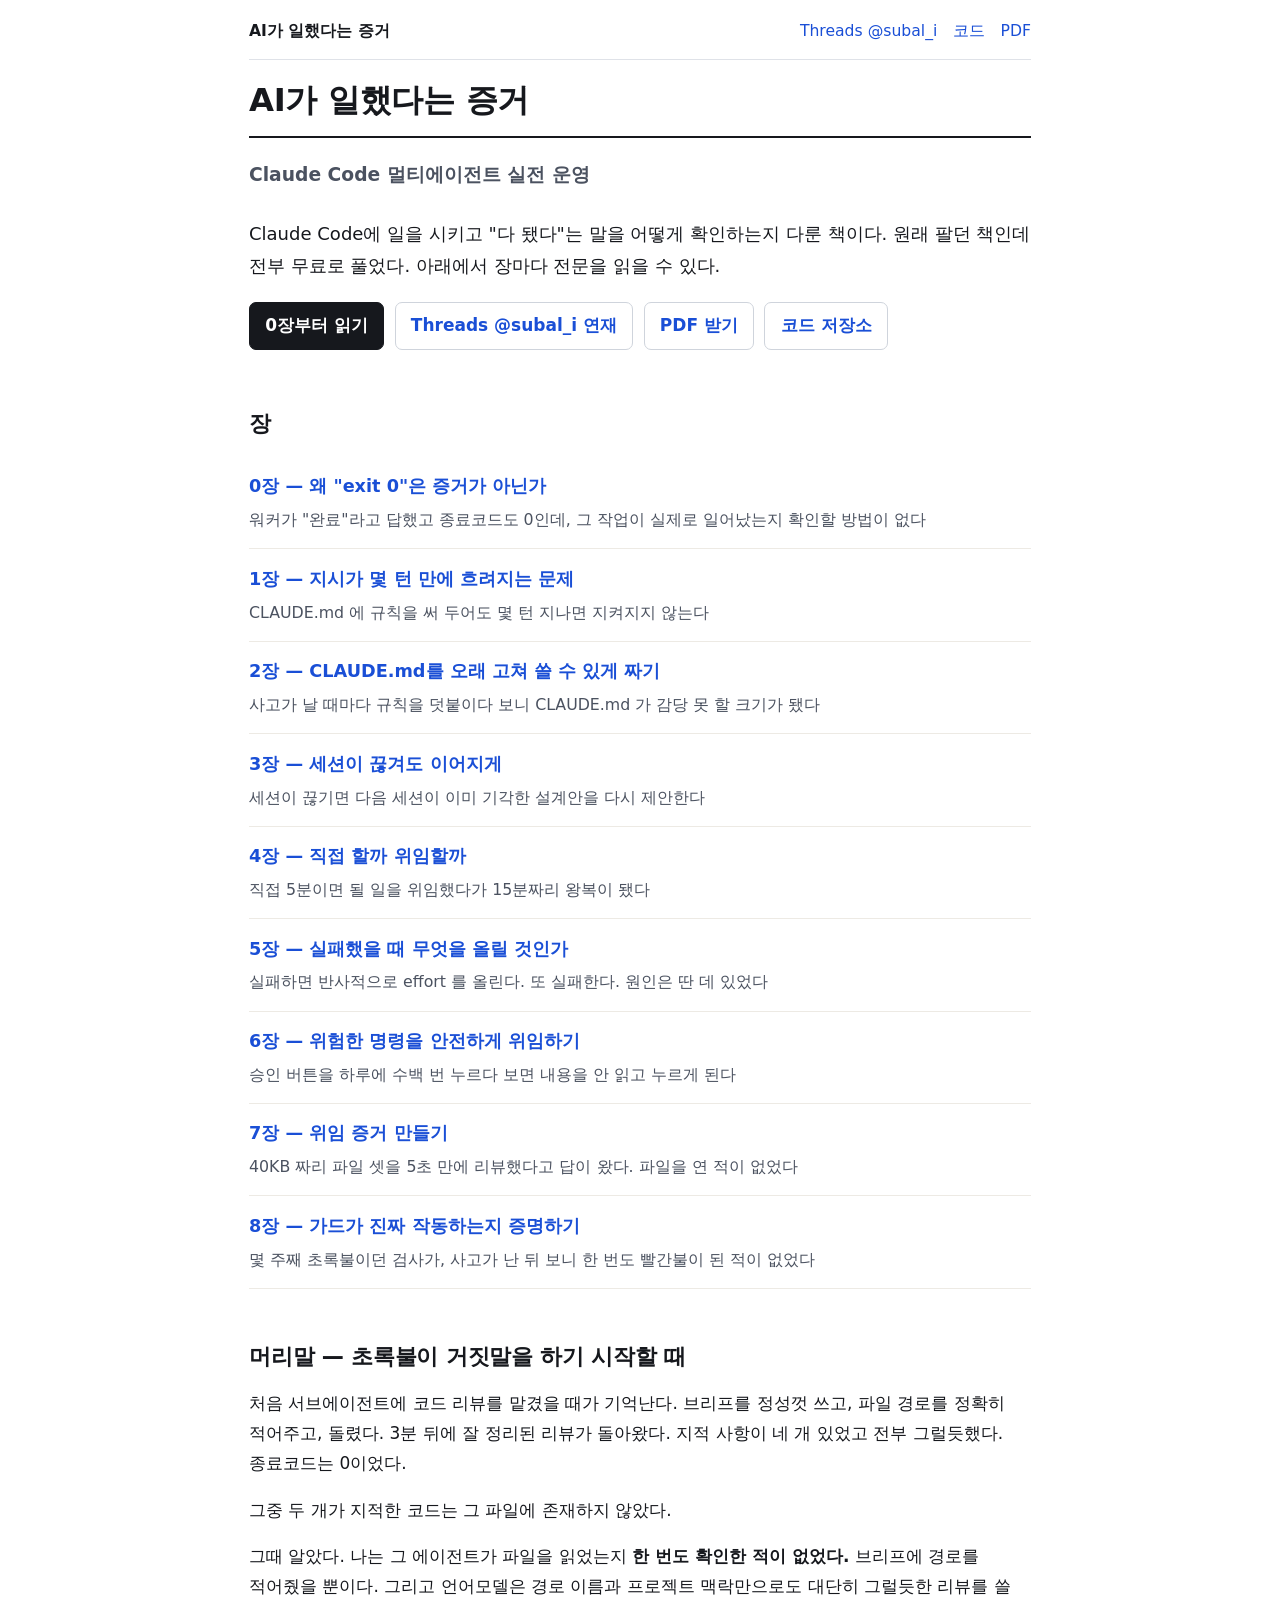
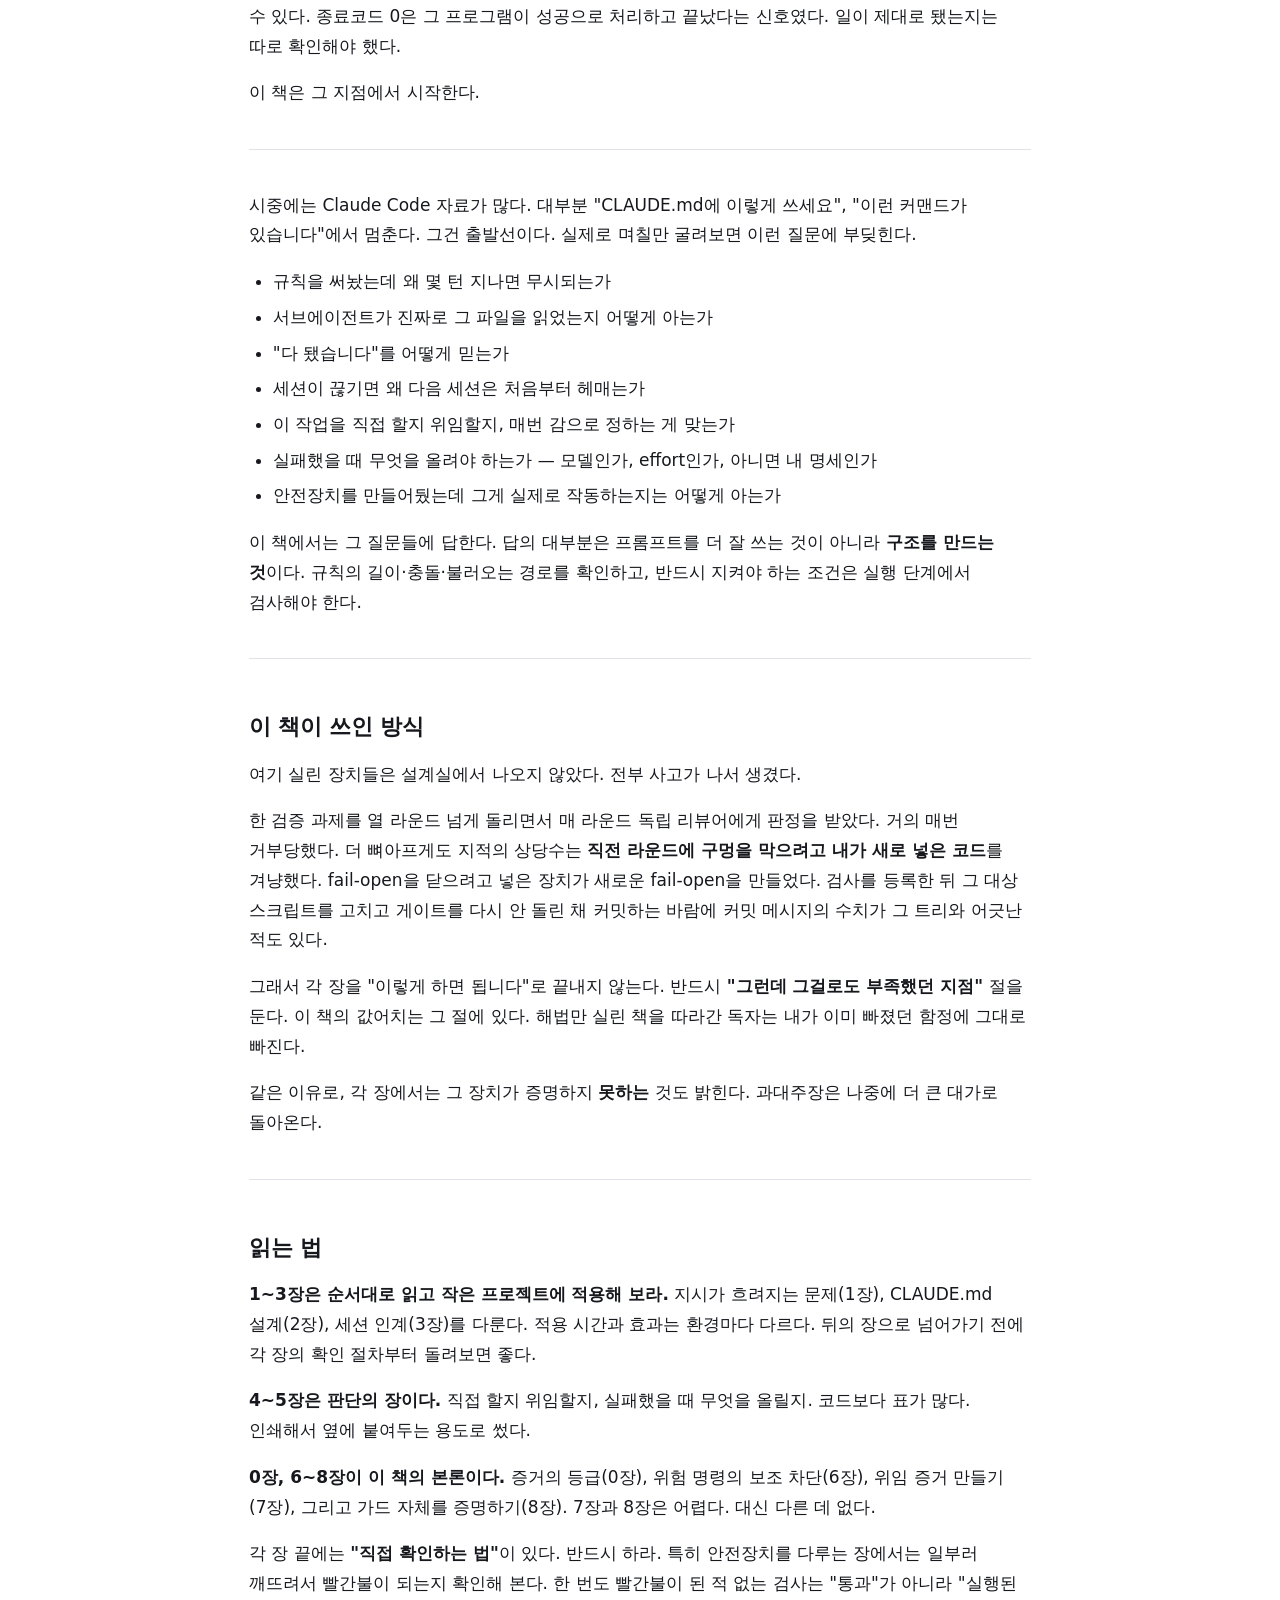
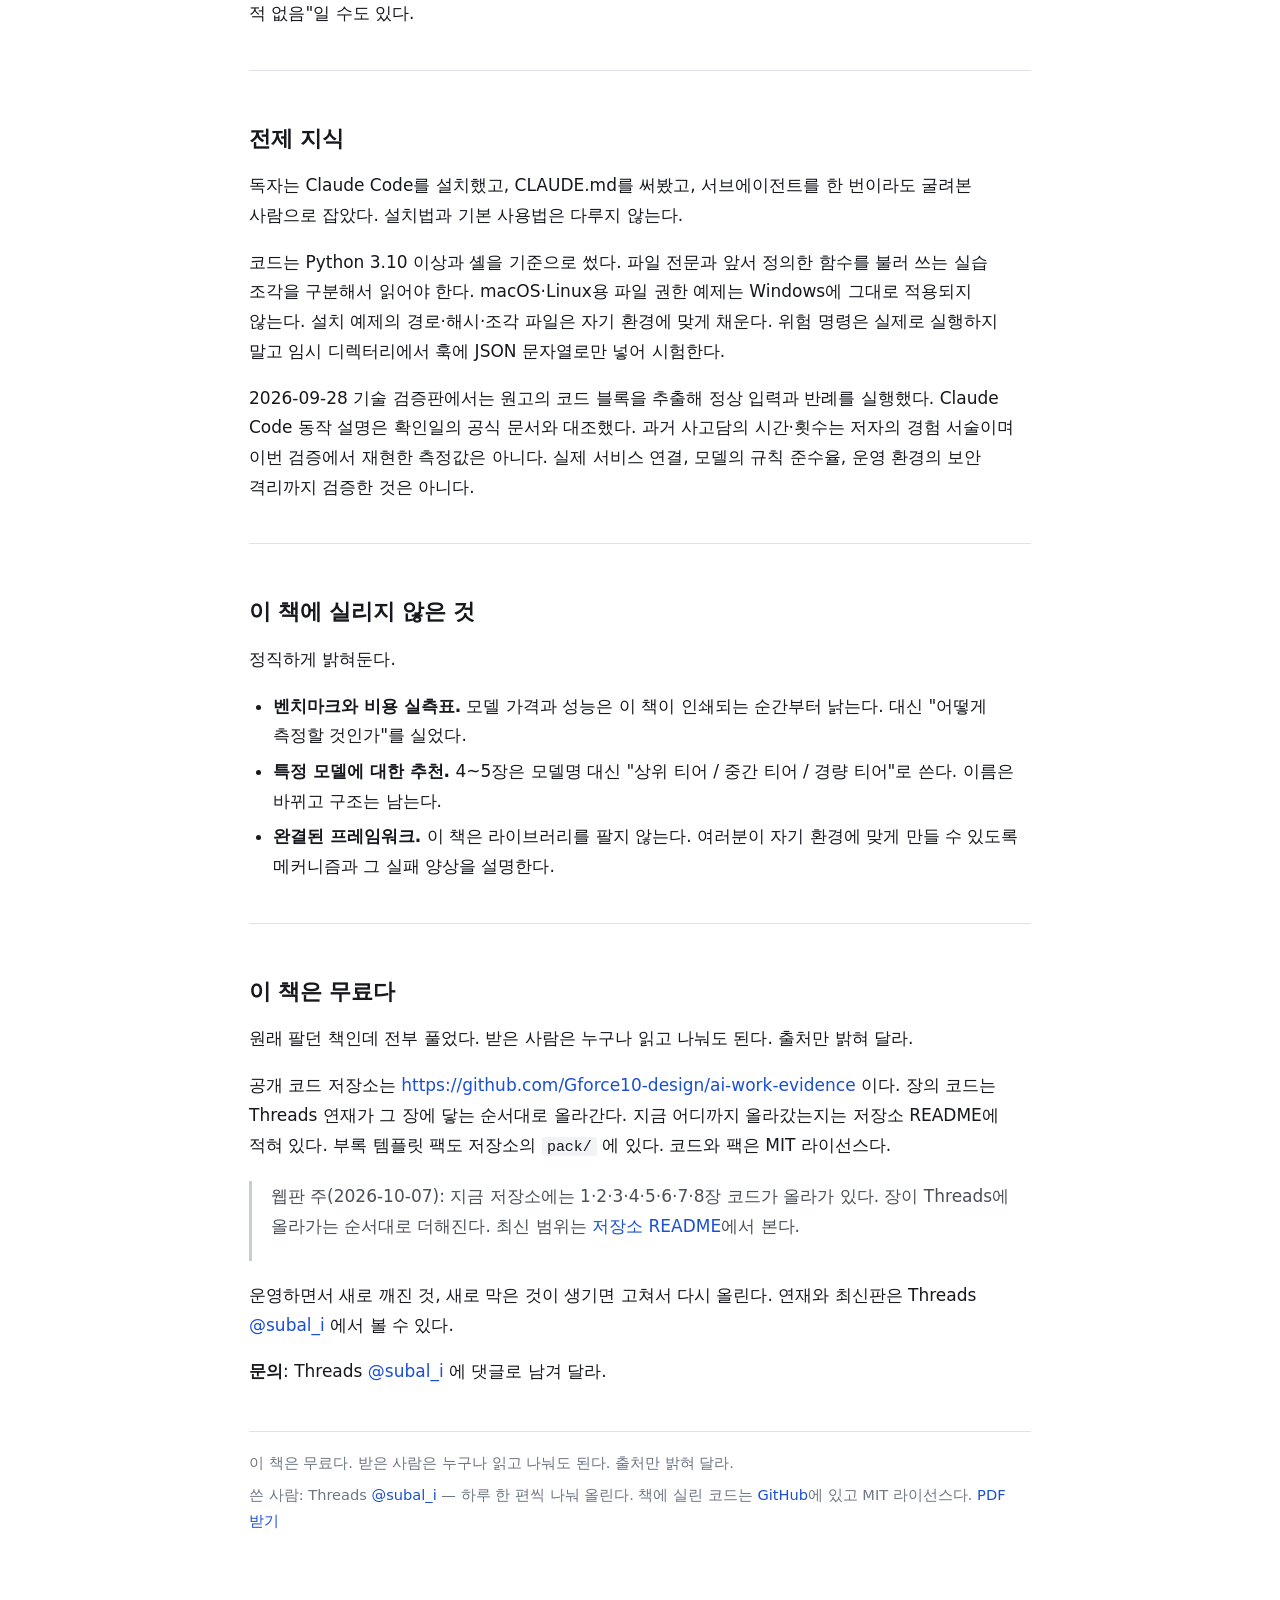
<file: docs/index.html>
<!doctype html>
<html lang="ko">
<head>
<meta charset="utf-8">
<meta name="viewport" content="width=device-width, initial-scale=1">
<title>AI가 일했다는 증거 — Claude Code 멀티에이전트 실전 운영</title>
<meta name="description" content="Claude Code에 일을 시키고 &quot;다 됐다&quot;는 말을 어떻게 확인하는지 다룬 책. 0장부터 8장까지 9개 장 전문과 코드를 무료로 읽을 수 있다.">
<meta name="google-site-verification" content="VrM4KapS87y8zX5bb4B7xNKjZwjxSXZ-Ebnsbr3WVoM">
<link rel="canonical" href="https://gforce10-design.github.io/ai-work-evidence/">
<meta property="og:type" content="book">
<meta property="og:site_name" content="AI가 일했다는 증거">
<meta property="og:title" content="AI가 일했다는 증거 — Claude Code 멀티에이전트 실전 운영">
<meta property="og:description" content="Claude Code에 일을 시키고 &quot;다 됐다&quot;는 말을 어떻게 확인하는지 다룬 책. 0장부터 8장까지 9개 장 전문과 코드를 무료로 읽을 수 있다.">
<meta property="og:url" content="https://gforce10-design.github.io/ai-work-evidence/">
<meta property="og:image" content="https://gforce10-design.github.io/ai-work-evidence/assets/og.png">
<meta property="og:locale" content="ko_KR">
<meta name="twitter:card" content="summary_large_image">
<link rel="sitemap" type="application/xml" href="https://gforce10-design.github.io/ai-work-evidence/sitemap.xml">
<link rel="stylesheet" href="assets/style.css">
<script type="application/ld+json">{"@context": "https://schema.org", "@graph": [{"@type": "WebSite", "@id": "https://gforce10-design.github.io/ai-work-evidence/#website", "url": "https://gforce10-design.github.io/ai-work-evidence/", "name": "AI가 일했다는 증거", "inLanguage": "ko"}, {"@type": "Person", "@id": "https://gforce10-design.github.io/ai-work-evidence/#author", "name": "subal_i", "url": "https://www.threads.com/@subal_i", "sameAs": ["https://www.threads.com/@subal_i", "https://github.com/Gforce10-design"]}, {"@type": "Book", "@id": "https://gforce10-design.github.io/ai-work-evidence/#book", "name": "AI가 일했다는 증거", "alternativeHeadline": "Claude Code 멀티에이전트 실전 운영", "url": "https://gforce10-design.github.io/ai-work-evidence/", "inLanguage": "ko", "author": {"@id": "https://gforce10-design.github.io/ai-work-evidence/#author"}, "description": "Claude Code에 일을 시키고 \"다 됐다\"는 말을 어떻게 확인하는지 다룬 책. 0장부터 8장까지 9개 장 전문과 코드를 무료로 읽을 수 있다.", "isAccessibleForFree": true, "datePublished": "2026-09-28", "image": "https://gforce10-design.github.io/ai-work-evidence/assets/og.png", "hasPart": [{"@type": "Chapter", "name": "0장 — 왜 \"exit 0\"은 증거가 아닌가", "url": "https://gforce10-design.github.io/ai-work-evidence/ch00-exit-code-is-not-evidence/"}, {"@type": "Chapter", "name": "1장 — 지시가 몇 턴 만에 흐려지는 문제", "url": "https://gforce10-design.github.io/ai-work-evidence/ch01-directives-fade/"}, {"@type": "Chapter", "name": "2장 — CLAUDE.md를 오래 고쳐 쓸 수 있게 짜기", "url": "https://gforce10-design.github.io/ai-work-evidence/ch02-designing-claude-md/"}, {"@type": "Chapter", "name": "3장 — 세션이 끊겨도 이어지게", "url": "https://gforce10-design.github.io/ai-work-evidence/ch03-session-continuity/"}, {"@type": "Chapter", "name": "4장 — 직접 할까 위임할까", "url": "https://gforce10-design.github.io/ai-work-evidence/ch04-direct-or-delegate/"}, {"@type": "Chapter", "name": "5장 — 실패했을 때 무엇을 올릴 것인가", "url": "https://gforce10-design.github.io/ai-work-evidence/ch05-diagnosing-failure/"}, {"@type": "Chapter", "name": "6장 — 위험한 명령을 안전하게 위임하기", "url": "https://gforce10-design.github.io/ai-work-evidence/ch06-dangerous-commands/"}, {"@type": "Chapter", "name": "7장 — 위임 증거 만들기", "url": "https://gforce10-design.github.io/ai-work-evidence/ch07-proving-delegation/"}, {"@type": "Chapter", "name": "8장 — 가드가 진짜 작동하는지 증명하기", "url": "https://gforce10-design.github.io/ai-work-evidence/ch08-proving-the-guards/"}]}]}</script>
</head>
<body>
<header class="site"><a class="name" href="./">AI가 일했다는 증거</a><nav><a href="https://www.threads.com/@subal_i">Threads @subal_i</a><a href="https://github.com/Gforce10-design/ai-work-evidence">코드</a><a href="https://github.com/Gforce10-design/ai-work-evidence/releases/latest">PDF</a></nav></header>
<main>
<h1>AI가 일했다는 증거</h1>
<p class="subtitle">Claude Code 멀티에이전트 실전 운영</p>
<p class="lead">Claude Code에 일을 시키고 &quot;다 됐다&quot;는 말을 어떻게 확인하는지 다룬 책이다. 원래 팔던 책인데 전부 무료로 풀었다. 아래에서 장마다 전문을 읽을 수 있다.</p>
<ul class="links"><li><a class="main" href="ch00-exit-code-is-not-evidence/">0장부터 읽기</a></li><li><a href="https://www.threads.com/@subal_i">Threads @subal_i 연재</a></li><li><a href="https://github.com/Gforce10-design/ai-work-evidence/releases/latest">PDF 받기</a></li><li><a href="https://github.com/Gforce10-design/ai-work-evidence">코드 저장소</a></li></ul>
<h2 id="chapters">장</h2>
<ol class="chapters">
<li><a href="ch00-exit-code-is-not-evidence/">0장 — 왜 &quot;exit 0&quot;은 증거가 아닌가</a><p>워커가 &quot;완료&quot;라고 답했고 종료코드도 0인데, 그 작업이 실제로 일어났는지 확인할 방법이 없다</p></li>
<li><a href="ch01-directives-fade/">1장 — 지시가 몇 턴 만에 흐려지는 문제</a><p>CLAUDE.md 에 규칙을 써 두어도 몇 턴 지나면 지켜지지 않는다</p></li>
<li><a href="ch02-designing-claude-md/">2장 — CLAUDE.md를 오래 고쳐 쓸 수 있게 짜기</a><p>사고가 날 때마다 규칙을 덧붙이다 보니 CLAUDE.md 가 감당 못 할 크기가 됐다</p></li>
<li><a href="ch03-session-continuity/">3장 — 세션이 끊겨도 이어지게</a><p>세션이 끊기면 다음 세션이 이미 기각한 설계안을 다시 제안한다</p></li>
<li><a href="ch04-direct-or-delegate/">4장 — 직접 할까 위임할까</a><p>직접 5분이면 될 일을 위임했다가 15분짜리 왕복이 됐다</p></li>
<li><a href="ch05-diagnosing-failure/">5장 — 실패했을 때 무엇을 올릴 것인가</a><p>실패하면 반사적으로 effort 를 올린다. 또 실패한다. 원인은 딴 데 있었다</p></li>
<li><a href="ch06-dangerous-commands/">6장 — 위험한 명령을 안전하게 위임하기</a><p>승인 버튼을 하루에 수백 번 누르다 보면 내용을 안 읽고 누르게 된다</p></li>
<li><a href="ch07-proving-delegation/">7장 — 위임 증거 만들기</a><p>40KB 짜리 파일 셋을 5초 만에 리뷰했다고 답이 왔다. 파일을 연 적이 없었다</p></li>
<li><a href="ch08-proving-the-guards/">8장 — 가드가 진짜 작동하는지 증명하기</a><p>몇 주째 초록불이던 검사가, 사고가 난 뒤 보니 한 번도 빨간불이 된 적이 없었다</p></li>
</ol>
<h2 id="_1">머리말 — 초록불이 거짓말을 하기 시작할 때</h2>
<p>처음 서브에이전트에 코드 리뷰를 맡겼을 때가 기억난다. 브리프를 정성껏 쓰고, 파일 경로를 정확히 적어주고, 돌렸다. 3분 뒤에 잘 정리된 리뷰가 돌아왔다. 지적 사항이 네 개 있었고 전부 그럴듯했다. 종료코드는 0이었다.</p>
<p>그중 두 개가 지적한 코드는 그 파일에 존재하지 않았다.</p>
<p>그때 알았다. 나는 그 에이전트가 파일을 읽었는지 <strong>한 번도 확인한 적이 없었다.</strong> 브리프에 경로를 적어줬을 뿐이다. 그리고 언어모델은 경로 이름과 프로젝트 맥락만으로도 대단히 그럴듯한 리뷰를 쓸 수 있다. 종료코드 0은 그 프로그램이 성공으로 처리하고 끝났다는 신호였다. 일이 제대로 됐는지는 따로 확인해야 했다.</p>
<p>이 책은 그 지점에서 시작한다.</p>
<hr />
<p>시중에는 Claude Code 자료가 많다. 대부분 "CLAUDE.md에 이렇게 쓰세요", "이런 커맨드가 있습니다"에서 멈춘다. 그건 출발선이다. 실제로 며칠만 굴려보면 이런 질문에 부딪힌다.</p>
<ul>
<li>규칙을 써놨는데 왜 몇 턴 지나면 무시되는가</li>
<li>서브에이전트가 진짜로 그 파일을 읽었는지 어떻게 아는가</li>
<li>"다 됐습니다"를 어떻게 믿는가</li>
<li>세션이 끊기면 왜 다음 세션은 처음부터 헤매는가</li>
<li>이 작업을 직접 할지 위임할지, 매번 감으로 정하는 게 맞는가</li>
<li>실패했을 때 무엇을 올려야 하는가 — 모델인가, effort인가, 아니면 내 명세인가</li>
<li>안전장치를 만들어뒀는데 그게 실제로 작동하는지는 어떻게 아는가</li>
</ul>
<p>이 책에서는 그 질문들에 답한다. 답의 대부분은 프롬프트를 더 잘 쓰는 것이 아니라 <strong>구조를 만드는 것</strong>이다. 규칙의 길이·충돌·불러오는 경로를 확인하고, 반드시 지켜야 하는 조건은 실행 단계에서 검사해야 한다.</p>
<hr />
<h2 id="_2">이 책이 쓰인 방식</h2>
<p>여기 실린 장치들은 설계실에서 나오지 않았다. 전부 사고가 나서 생겼다.</p>
<p>한 검증 과제를 열 라운드 넘게 돌리면서 매 라운드 독립 리뷰어에게 판정을 받았다. 거의 매번 거부당했다. 더 뼈아프게도 지적의 상당수는 <strong>직전 라운드에 구멍을 막으려고 내가 새로 넣은 코드</strong>를 겨냥했다. fail-open을 닫으려고 넣은 장치가 새로운 fail-open을 만들었다. 검사를 등록한 뒤 그 대상 스크립트를 고치고 게이트를 다시 안 돌린 채 커밋하는 바람에 커밋 메시지의 수치가 그 트리와 어긋난 적도 있다.</p>
<p>그래서 각 장을 "이렇게 하면 됩니다"로 끝내지 않는다. 반드시 <strong>"그런데 그걸로도 부족했던 지점"</strong> 절을 둔다. 이 책의 값어치는 그 절에 있다. 해법만 실린 책을 따라간 독자는 내가 이미 빠졌던 함정에 그대로 빠진다.</p>
<p>같은 이유로, 각 장에서는 그 장치가 증명하지 <strong>못하는</strong> 것도 밝힌다. 과대주장은 나중에 더 큰 대가로 돌아온다.</p>
<hr />
<h2 id="_3">읽는 법</h2>
<p><strong>1~3장은 순서대로 읽고 작은 프로젝트에 적용해 보라.</strong> 지시가 흐려지는 문제(1장), CLAUDE.md 설계(2장), 세션 인계(3장)를 다룬다. 적용 시간과 효과는 환경마다 다르다. 뒤의 장으로 넘어가기 전에 각 장의 확인 절차부터 돌려보면 좋다.</p>
<p><strong>4~5장은 판단의 장이다.</strong> 직접 할지 위임할지, 실패했을 때 무엇을 올릴지. 코드보다 표가 많다. 인쇄해서 옆에 붙여두는 용도로 썼다.</p>
<p><strong>0장, 6~8장이 이 책의 본론이다.</strong> 증거의 등급(0장), 위험 명령의 보조 차단(6장), 위임 증거 만들기(7장), 그리고 가드 자체를 증명하기(8장). 7장과 8장은 어렵다. 대신 다른 데 없다.</p>
<p>각 장 끝에는 <strong>"직접 확인하는 법"</strong>이 있다. 반드시 하라. 특히 안전장치를 다루는 장에서는 일부러 깨뜨려서 빨간불이 되는지 확인해 본다. 한 번도 빨간불이 된 적 없는 검사는 "통과"가 아니라 "실행된 적 없음"일 수도 있다.</p>
<hr />
<h2 id="_4">전제 지식</h2>
<p>독자는 Claude Code를 설치했고, CLAUDE.md를 써봤고, 서브에이전트를 한 번이라도 굴려본 사람으로 잡았다. 설치법과 기본 사용법은 다루지 않는다.</p>
<p>코드는 Python 3.10 이상과 셸을 기준으로 썼다. 파일 전문과 앞서 정의한 함수를 불러 쓰는 실습 조각을 구분해서 읽어야 한다. macOS·Linux용 파일 권한 예제는 Windows에 그대로 적용되지 않는다. 설치 예제의 경로·해시·조각 파일은 자기 환경에 맞게 채운다. 위험 명령은 실제로 실행하지 말고 임시 디렉터리에서 훅에 JSON 문자열로만 넣어 시험한다.</p>
<p>2026-09-28 기술 검증판에서는 원고의 코드 블록을 추출해 정상 입력과 반례를 실행했다. Claude Code 동작 설명은 확인일의 공식 문서와 대조했다. 과거 사고담의 시간·횟수는 저자의 경험 서술이며 이번 검증에서 재현한 측정값은 아니다. 실제 서비스 연결, 모델의 규칙 준수율, 운영 환경의 보안 격리까지 검증한 것은 아니다.</p>
<hr />
<h2 id="_5">이 책에 실리지 않은 것</h2>
<p>정직하게 밝혀둔다.</p>
<ul>
<li><strong>벤치마크와 비용 실측표.</strong> 모델 가격과 성능은 이 책이 인쇄되는 순간부터 낡는다. 대신 "어떻게 측정할 것인가"를 실었다.</li>
<li><strong>특정 모델에 대한 추천.</strong> 4~5장은 모델명 대신 "상위 티어 / 중간 티어 / 경량 티어"로 쓴다. 이름은 바뀌고 구조는 남는다.</li>
<li><strong>완결된 프레임워크.</strong> 이 책은 라이브러리를 팔지 않는다. 여러분이 자기 환경에 맞게 만들 수 있도록 메커니즘과 그 실패 양상을 설명한다.</li>
</ul>
<hr />
<h2 id="_6">이 책은 무료다</h2>
<p>원래 팔던 책인데 전부 풀었다. 받은 사람은 누구나 읽고 나눠도 된다. 출처만 밝혀 달라.</p>
<p>공개 코드 저장소는 <a href="https://github.com/Gforce10-design/ai-work-evidence">https://github.com/Gforce10-design/ai-work-evidence</a> 이다. 장의 코드는 Threads 연재가 그 장에 닿는 순서대로 올라간다. 지금 어디까지 올라갔는지는 저장소 README에 적혀 있다. 부록 템플릿 팩도 저장소의 <code>pack/</code> 에 있다. 코드와 팩은 MIT 라이선스다.</p>
<blockquote>
<p>웹판 주(2026-10-07): 지금 저장소에는 1·2·3·4·5·6·7·8장 코드가 올라가 있다. 장이 Threads에 올라가는 순서대로 더해진다. 최신 범위는 <a href="https://github.com/Gforce10-design/ai-work-evidence#readme">저장소 README</a>에서 본다.</p>
</blockquote>
<p>운영하면서 새로 깨진 것, 새로 막은 것이 생기면 고쳐서 다시 올린다. 연재와 최신판은 Threads <a href="https://www.threads.com/@subal_i">@subal_i</a> 에서 볼 수 있다.</p>
<p><strong>문의</strong>: Threads <a href="https://www.threads.com/@subal_i">@subal_i</a> 에 댓글로 남겨 달라.</p>
</main>
<footer class="site">
<p>이 책은 무료다. 받은 사람은 누구나 읽고 나눠도 된다. 출처만 밝혀 달라.</p>
<p>쓴 사람: Threads <a href="https://www.threads.com/@subal_i">@subal_i</a> — 하루 한 편씩 나눠 올린다. 책에 실린 코드는 <a href="https://github.com/Gforce10-design/ai-work-evidence">GitHub</a>에 있고 MIT 라이선스다. <a href="https://github.com/Gforce10-design/ai-work-evidence/releases/latest">PDF 받기</a></p>
</footer>
</body>
</html>
</file>
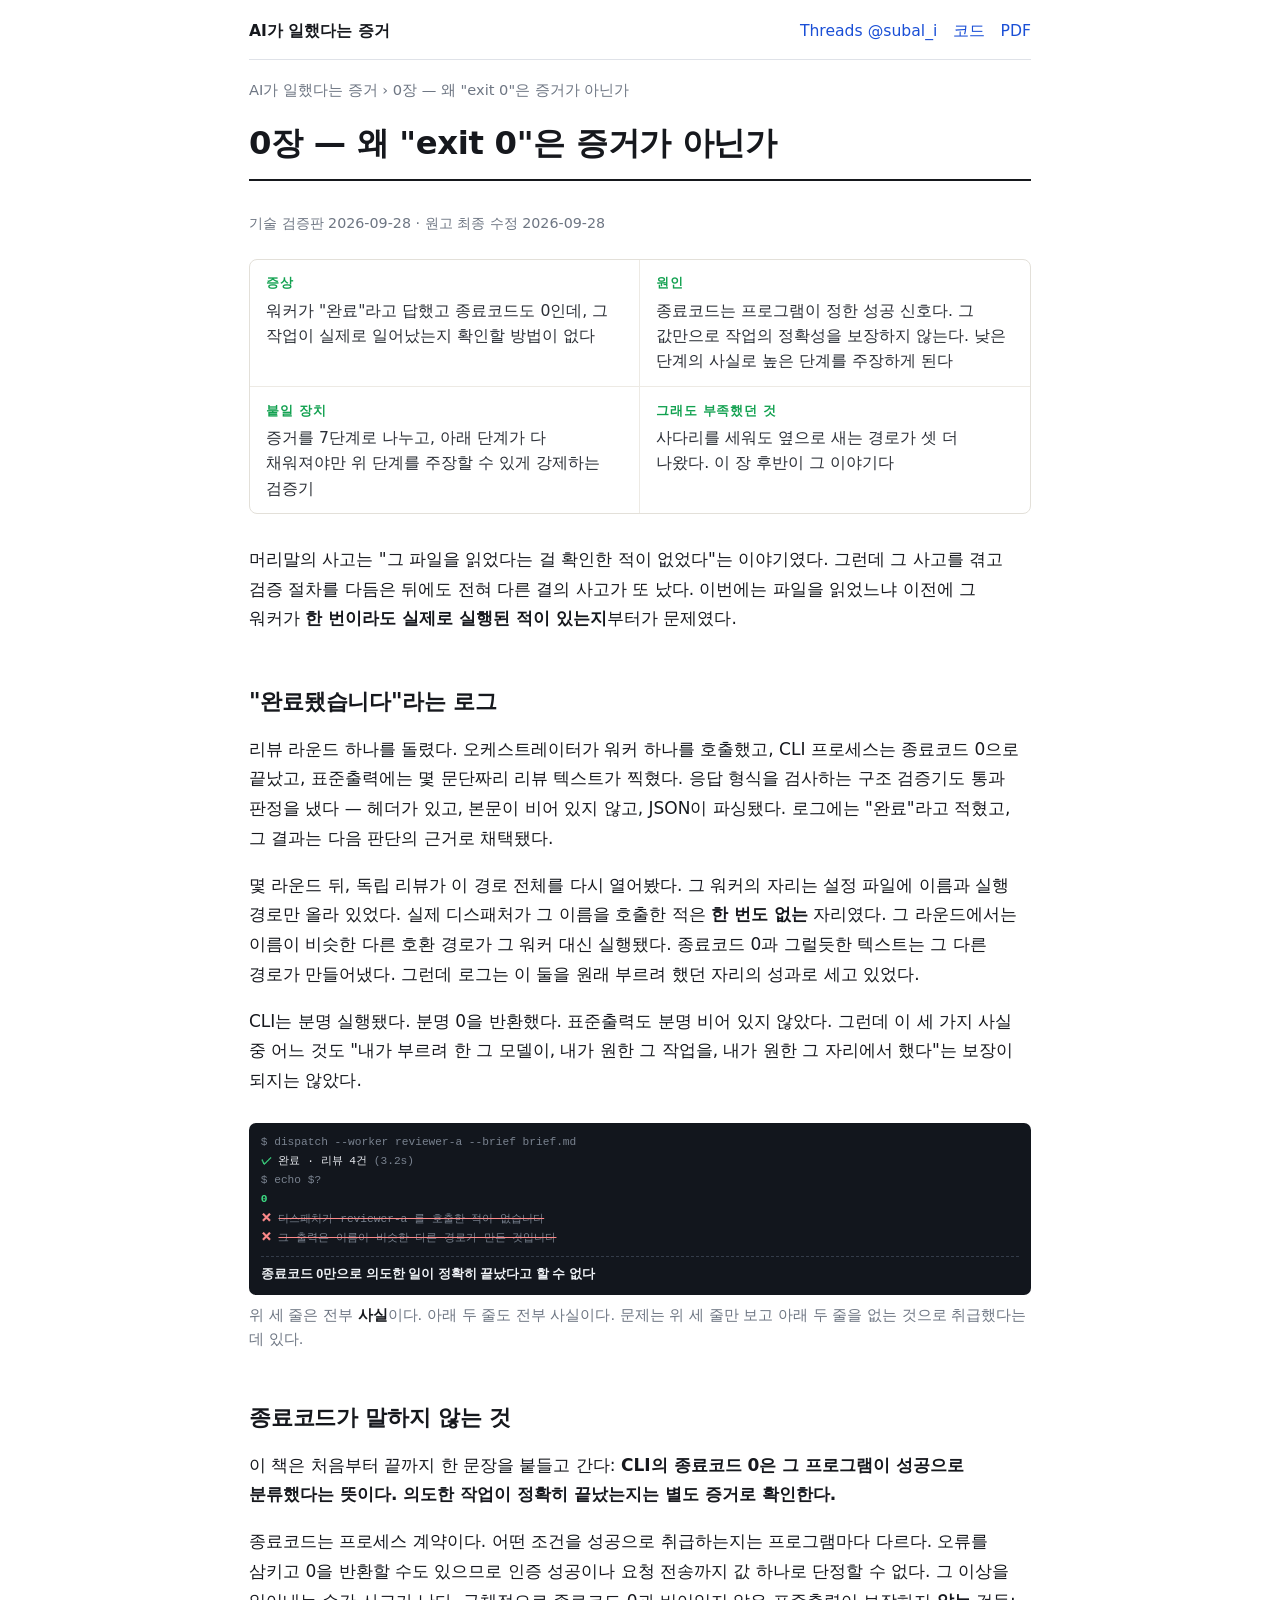
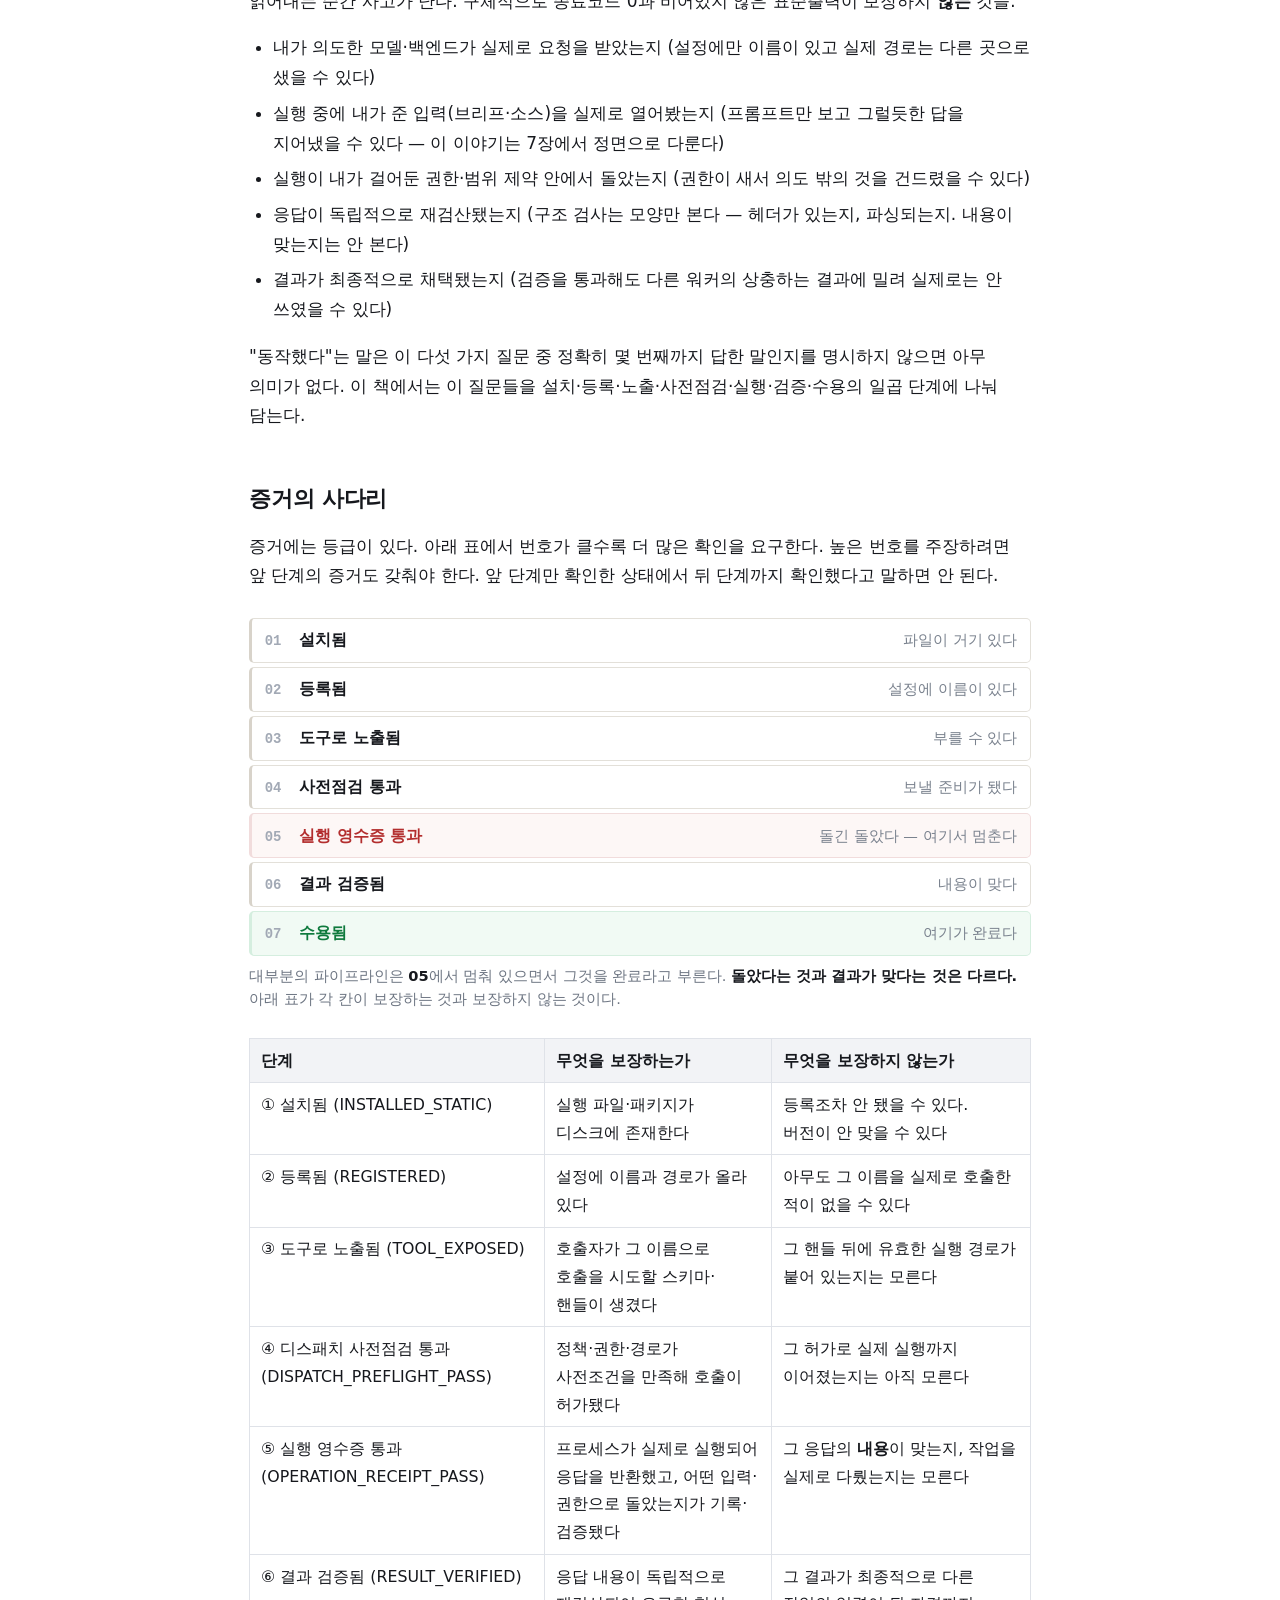
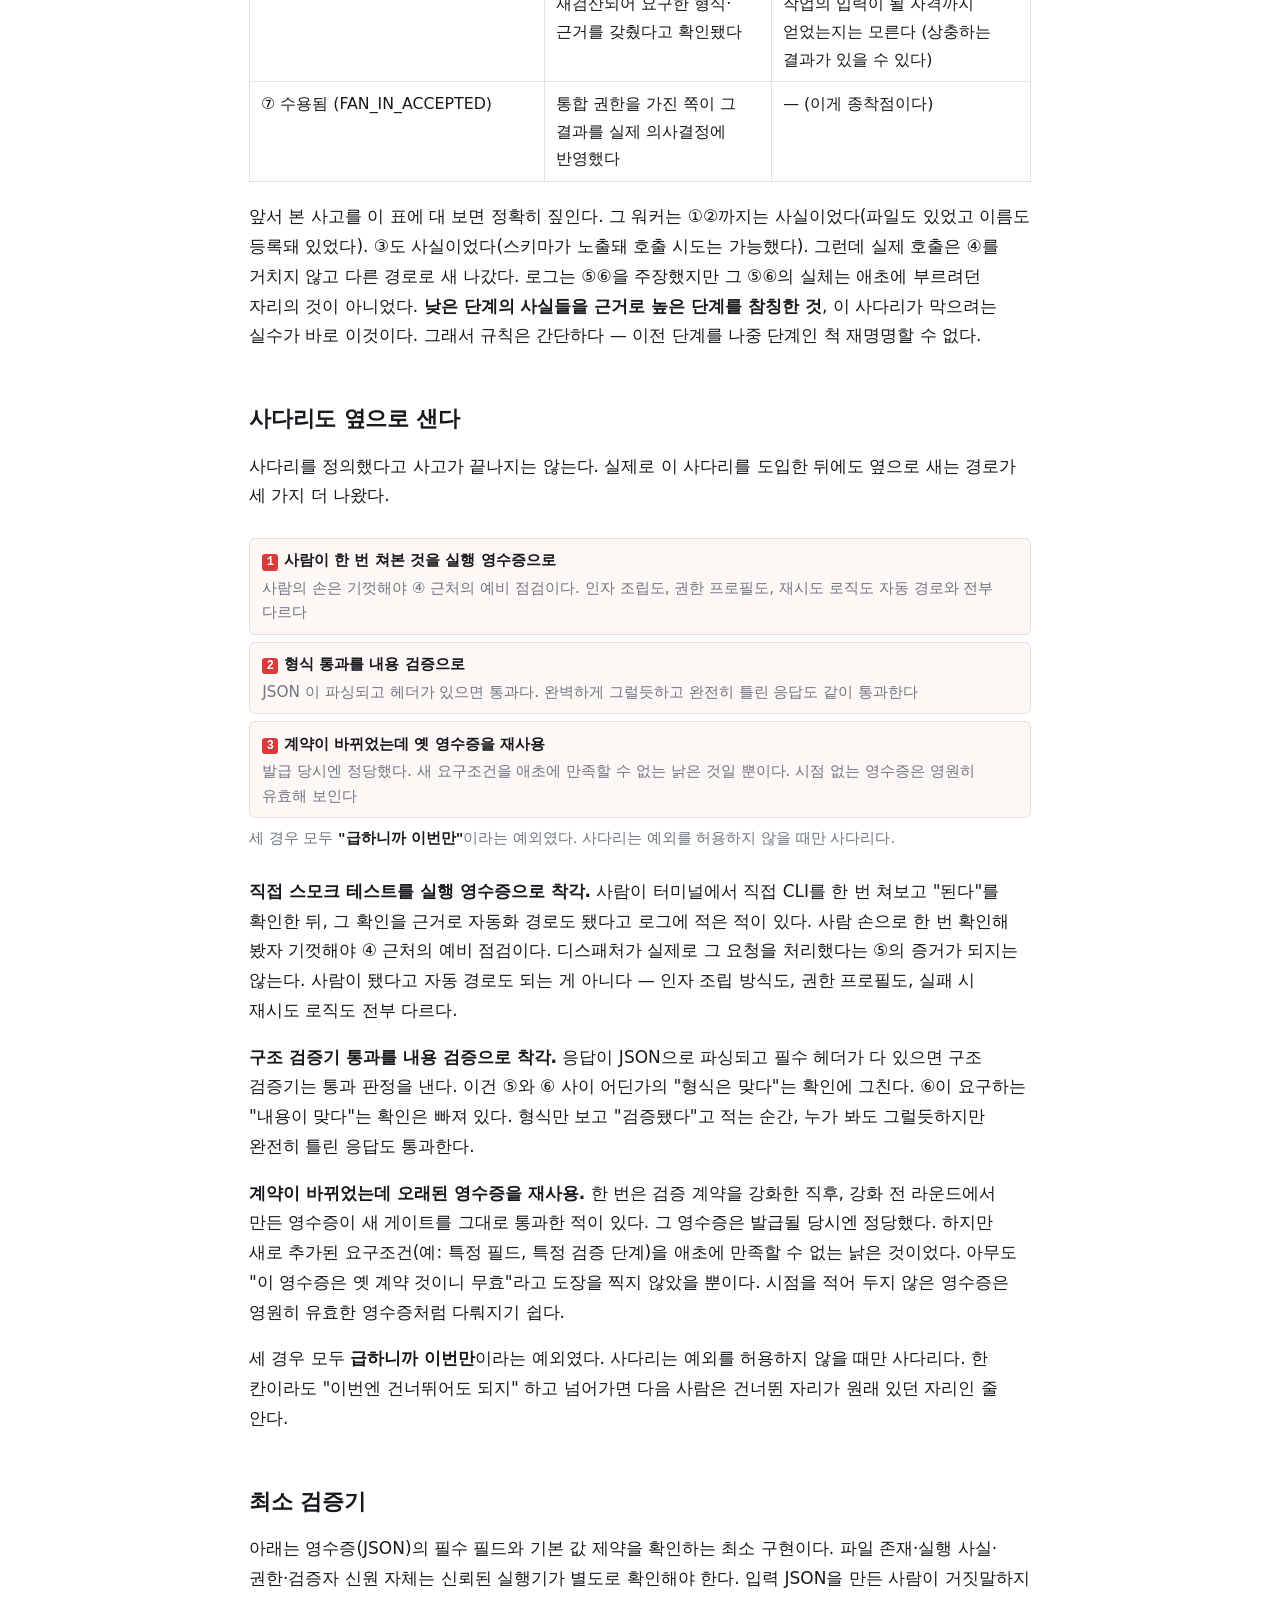
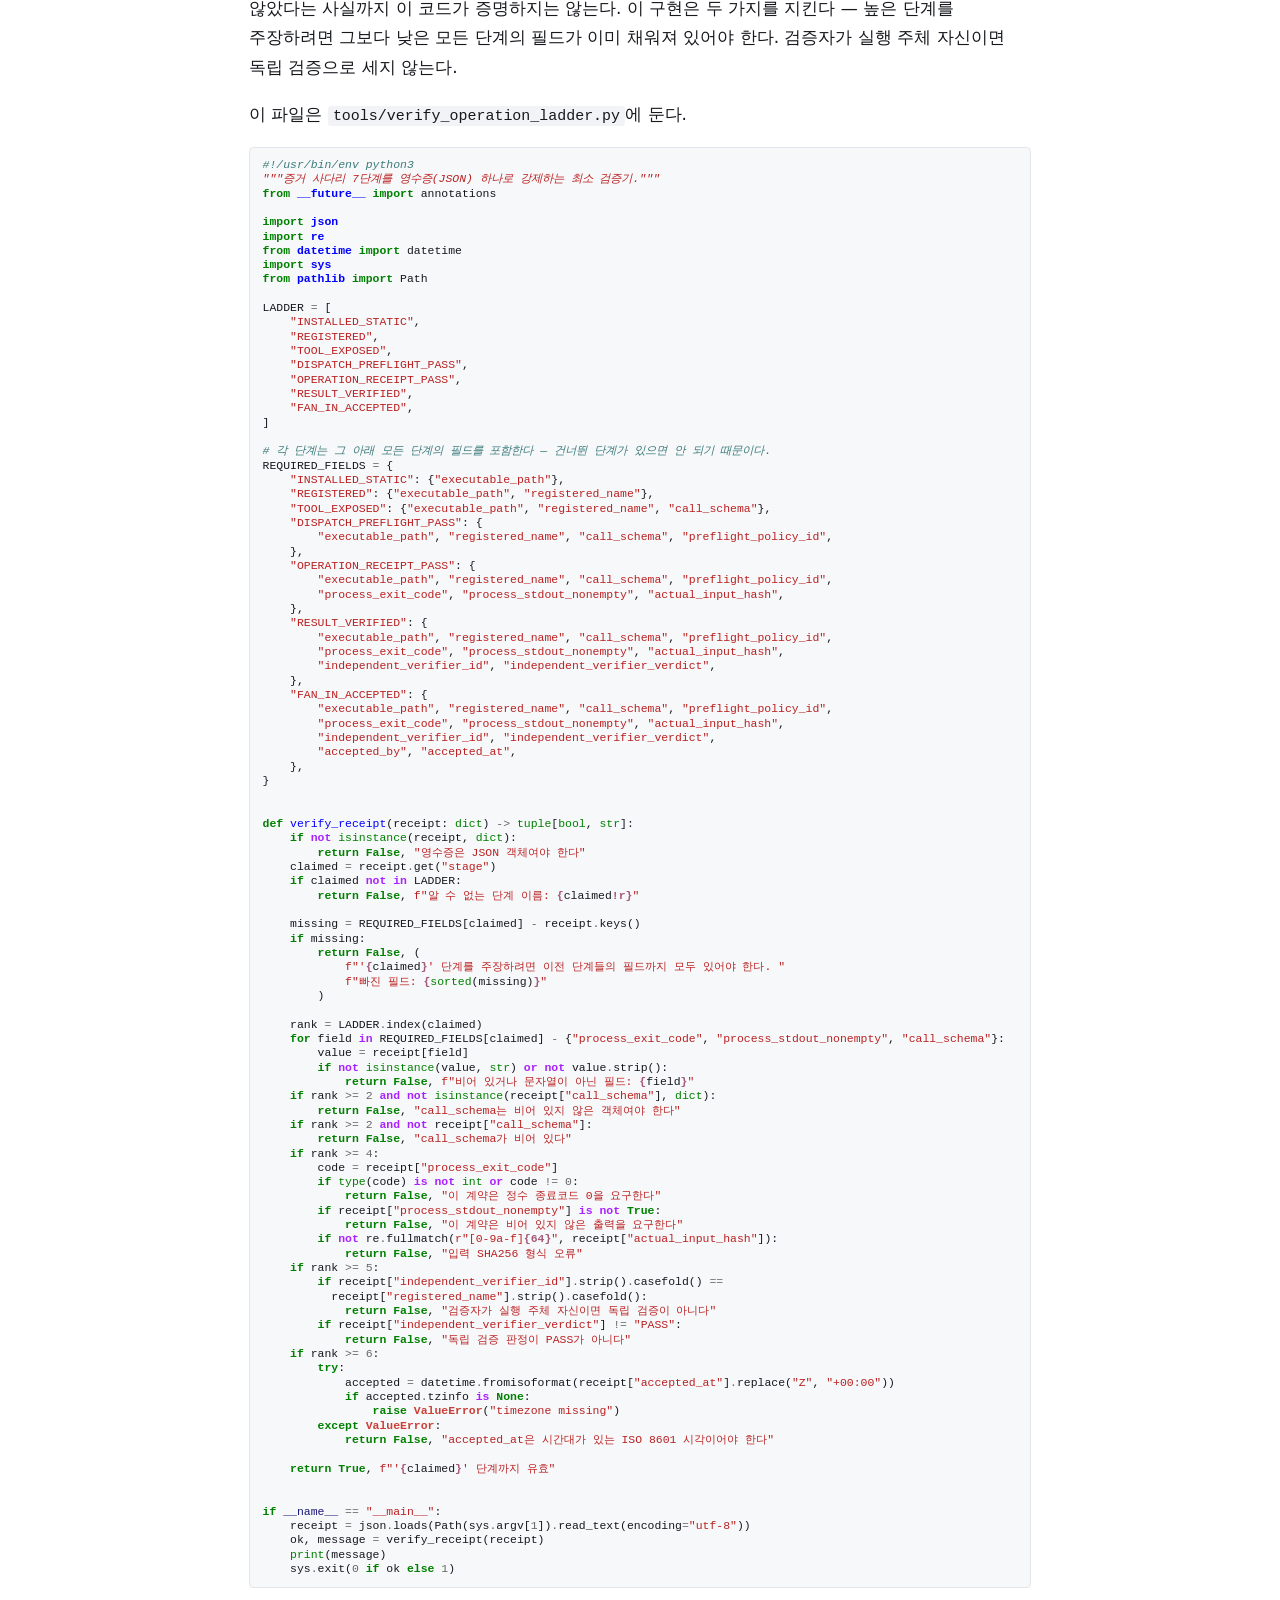
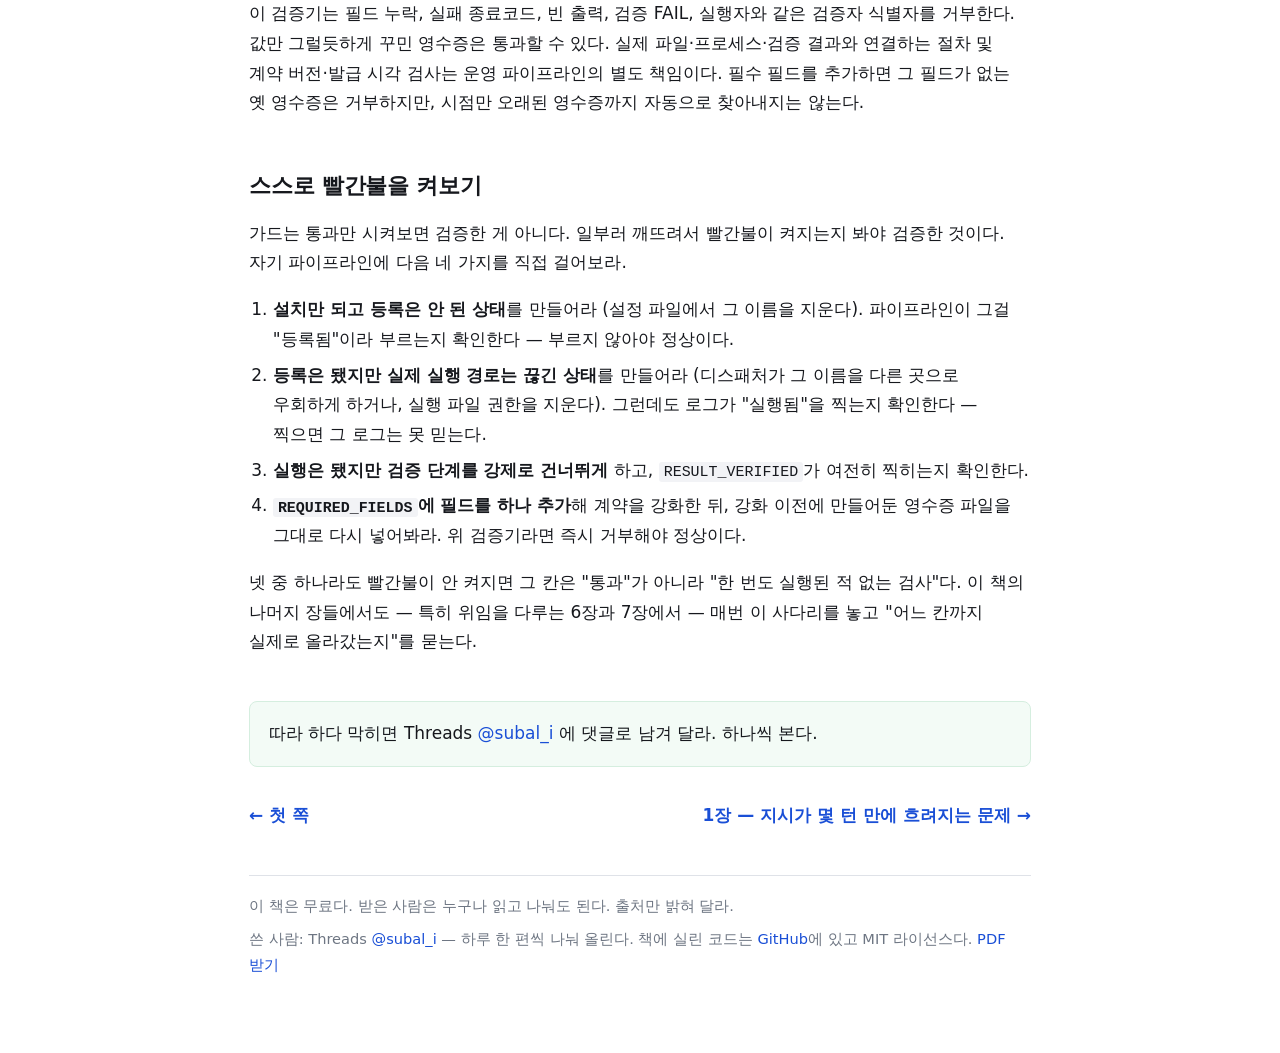
<file: docs/ch00-exit-code-is-not-evidence/index.html>
<!doctype html>
<html lang="ko">
<head>
<meta charset="utf-8">
<meta name="viewport" content="width=device-width, initial-scale=1">
<title>0장 — 왜 &quot;exit 0&quot;은 증거가 아닌가 | AI가 일했다는 증거</title>
<meta name="description" content="워커가 &quot;완료&quot;라고 답했고 종료코드도 0인데, 그 작업이 실제로 일어났는지 확인할 방법이 없다. 붙일 장치: 증거를 7단계로 나누고, 아래 단계가 다 채워져야만 위 단계를 주장할 수 있게 강제하는 검증기.">
<link rel="canonical" href="https://gforce10-design.github.io/ai-work-evidence/ch00-exit-code-is-not-evidence/">
<meta property="og:type" content="article">
<meta property="og:site_name" content="AI가 일했다는 증거">
<meta property="og:title" content="0장 — 왜 &quot;exit 0&quot;은 증거가 아닌가 | AI가 일했다는 증거">
<meta property="og:description" content="워커가 &quot;완료&quot;라고 답했고 종료코드도 0인데, 그 작업이 실제로 일어났는지 확인할 방법이 없다. 붙일 장치: 증거를 7단계로 나누고, 아래 단계가 다 채워져야만 위 단계를 주장할 수 있게 강제하는 검증기.">
<meta property="og:url" content="https://gforce10-design.github.io/ai-work-evidence/ch00-exit-code-is-not-evidence/">
<meta property="og:image" content="https://gforce10-design.github.io/ai-work-evidence/assets/og.png">
<meta property="og:locale" content="ko_KR">
<meta name="twitter:card" content="summary_large_image">
<link rel="sitemap" type="application/xml" href="https://gforce10-design.github.io/ai-work-evidence/sitemap.xml">
<link rel="stylesheet" href="../assets/style.css">
<script type="application/ld+json">{"@context": "https://schema.org", "@graph": [{"@type": "Article", "@id": "https://gforce10-design.github.io/ai-work-evidence/ch00-exit-code-is-not-evidence/#article", "headline": "0장 — 왜 \"exit 0\"은 증거가 아닌가", "description": "워커가 \"완료\"라고 답했고 종료코드도 0인데, 그 작업이 실제로 일어났는지 확인할 방법이 없다. 붙일 장치: 증거를 7단계로 나누고, 아래 단계가 다 채워져야만 위 단계를 주장할 수 있게 강제하는 검증기.", "inLanguage": "ko", "mainEntityOfPage": "https://gforce10-design.github.io/ai-work-evidence/ch00-exit-code-is-not-evidence/", "isAccessibleForFree": true, "image": "https://gforce10-design.github.io/ai-work-evidence/assets/og.png", "isPartOf": {"@type": "Book", "@id": "https://gforce10-design.github.io/ai-work-evidence/#book", "name": "AI가 일했다는 증거", "url": "https://gforce10-design.github.io/ai-work-evidence/"}, "author": {"@type": "Person", "@id": "https://gforce10-design.github.io/ai-work-evidence/#author", "name": "subal_i", "url": "https://www.threads.com/@subal_i", "sameAs": ["https://www.threads.com/@subal_i", "https://github.com/Gforce10-design"]}, "datePublished": "2026-09-28", "dateModified": "2026-09-28"}, {"@type": "BreadcrumbList", "itemListElement": [{"@type": "ListItem", "position": 1, "name": "AI가 일했다는 증거", "item": "https://gforce10-design.github.io/ai-work-evidence/"}, {"@type": "ListItem", "position": 2, "name": "0장 — 왜 \"exit 0\"은 증거가 아닌가", "item": "https://gforce10-design.github.io/ai-work-evidence/ch00-exit-code-is-not-evidence/"}]}]}</script>
</head>
<body>
<header class="site"><a class="name" href="../">AI가 일했다는 증거</a><nav><a href="https://www.threads.com/@subal_i">Threads @subal_i</a><a href="https://github.com/Gforce10-design/ai-work-evidence">코드</a><a href="https://github.com/Gforce10-design/ai-work-evidence/releases/latest">PDF</a></nav></header>
<nav class="crumb" aria-label="위치"><a href="../">AI가 일했다는 증거</a> › 0장 — 왜 &quot;exit 0&quot;은 증거가 아닌가</nav>
<main>
<article>
<h1 id="0-exit-0">0장 — 왜 "exit 0"은 증거가 아닌가</h1>
<p class="stamp">기술 검증판 2026-09-28 · 원고 최종 수정 2026-09-28</p>
<div class="brief"><div><dt>증상</dt><dd>워커가 "완료"라고 답했고 종료코드도 0인데, 그 작업이 실제로 일어났는지 확인할 방법이 없다</dd></div><div><dt>원인</dt><dd>종료코드는 프로그램이 정한 성공 신호다. 그 값만으로 작업의 정확성을 보장하지 않는다. 낮은 단계의 사실로 높은 단계를 주장하게 된다</dd></div><div><dt>붙일 장치</dt><dd>증거를 7단계로 나누고, 아래 단계가 다 채워져야만 위 단계를 주장할 수 있게 강제하는 검증기</dd></div><div><dt>그래도 부족했던 것</dt><dd>사다리를 세워도 옆으로 새는 경로가 셋 더 나왔다. 이 장 후반이 그 이야기다</dd></div></div>

<p>머리말의 사고는 "그 파일을 읽었다는 걸 확인한 적이 없었다"는 이야기였다. 그런데 그 사고를 겪고 검증 절차를 다듬은 뒤에도 전혀 다른 결의 사고가 또 났다. 이번에는 파일을 읽었느냐 이전에 그 워커가 <strong>한 번이라도 실제로 실행된 적이 있는지</strong>부터가 문제였다.</p>
<h2 id="_1">"완료됐습니다"라는 로그</h2>
<p>리뷰 라운드 하나를 돌렸다. 오케스트레이터가 워커 하나를 호출했고, CLI 프로세스는 종료코드 0으로 끝났고, 표준출력에는 몇 문단짜리 리뷰 텍스트가 찍혔다. 응답 형식을 검사하는 구조 검증기도 통과 판정을 냈다 — 헤더가 있고, 본문이 비어 있지 않고, JSON이 파싱됐다. 로그에는 "완료"라고 적혔고, 그 결과는 다음 판단의 근거로 채택됐다.</p>
<p>몇 라운드 뒤, 독립 리뷰가 이 경로 전체를 다시 열어봤다. 그 워커의 자리는 설정 파일에 이름과 실행 경로만 올라 있었다. 실제 디스패처가 그 이름을 호출한 적은 <strong>한 번도 없는</strong> 자리였다. 그 라운드에서는 이름이 비슷한 다른 호환 경로가 그 워커 대신 실행됐다. 종료코드 0과 그럴듯한 텍스트는 그 다른 경로가 만들어냈다. 그런데 로그는 이 둘을 원래 부르려 했던 자리의 성과로 세고 있었다.</p>
<p>CLI는 분명 실행됐다. 분명 0을 반환했다. 표준출력도 분명 비어 있지 않았다. 그런데 이 세 가지 사실 중 어느 것도 "내가 부르려 한 그 모델이, 내가 원한 그 작업을, 내가 원한 그 자리에서 했다"는 보장이 되지는 않았다.</p>
<div class="fig"><div class="term"><div class="l muted">$ dispatch --worker reviewer-a --brief brief.md</div><div class="l"><span class="ok">✓</span> 완료 · 리뷰 4건 <span class="muted">(3.2s)</span></div><div class="l muted">$ echo $?</div><div class="l"><span class="ok">0</span></div><div class="l"><span class="bad">✕</span> <span class="strike">디스패처가 reviewer-a 를 호출한 적이 없습니다</span></div><div class="l"><span class="bad">✕</span> <span class="strike">그 출력은 이름이 비슷한 다른 경로가 만든 것입니다</span></div><div class="verdict">종료코드 0만으로 의도한 일이 정확히 끝났다고 할 수 없다</div></div><div class="fig-cap">위 세 줄은 전부 <b>사실</b>이다. 아래 두 줄도 전부 사실이다. 문제는 위 세 줄만 보고 아래 두 줄을 없는 것으로 취급했다는 데 있다.</div></div>

<h2 id="_2">종료코드가 말하지 않는 것</h2>
<p>이 책은 처음부터 끝까지 한 문장을 붙들고 간다: <strong>CLI의 종료코드 0은 그 프로그램이 성공으로 분류했다는 뜻이다. 의도한 작업이 정확히 끝났는지는 별도 증거로 확인한다.</strong></p>
<p>종료코드는 프로세스 계약이다. 어떤 조건을 성공으로 취급하는지는 프로그램마다 다르다. 오류를 삼키고 0을 반환할 수도 있으므로 인증 성공이나 요청 전송까지 값 하나로 단정할 수 없다. 그 이상을 읽어내는 순간 사고가 난다. 구체적으로 종료코드 0과 비어있지 않은 표준출력이 보장하지 <strong>않는</strong> 것들:</p>
<ul>
<li>내가 의도한 모델·백엔드가 실제로 요청을 받았는지 (설정에만 이름이 있고 실제 경로는 다른 곳으로 샜을 수 있다)</li>
<li>실행 중에 내가 준 입력(브리프·소스)을 실제로 열어봤는지 (프롬프트만 보고 그럴듯한 답을 지어냈을 수 있다 — 이 이야기는 7장에서 정면으로 다룬다)</li>
<li>실행이 내가 걸어둔 권한·범위 제약 안에서 돌았는지 (권한이 새서 의도 밖의 것을 건드렸을 수 있다)</li>
<li>응답이 독립적으로 재검산됐는지 (구조 검사는 모양만 본다 — 헤더가 있는지, 파싱되는지. 내용이 맞는지는 안 본다)</li>
<li>결과가 최종적으로 채택됐는지 (검증을 통과해도 다른 워커의 상충하는 결과에 밀려 실제로는 안 쓰였을 수 있다)</li>
</ul>
<p>"동작했다"는 말은 이 다섯 가지 질문 중 정확히 몇 번째까지 답한 말인지를 명시하지 않으면 아무 의미가 없다. 이 책에서는 이 질문들을 설치·등록·노출·사전점검·실행·검증·수용의 일곱 단계에 나눠 담는다.</p>
<h2 id="_3">증거의 사다리</h2>
<p>증거에는 등급이 있다. 아래 표에서 번호가 클수록 더 많은 확인을 요구한다. 높은 번호를 주장하려면 앞 단계의 증거도 갖춰야 한다. 앞 단계만 확인한 상태에서 뒤 단계까지 확인했다고 말하면 안 된다.</p>
<div class="fig"><div class="ladder"><div class="rung"><span class="n">01</span><span class="t">설치됨</span><span class="d">파일이 거기 있다</span></div><div class="rung"><span class="n">02</span><span class="t">등록됨</span><span class="d">설정에 이름이 있다</span></div><div class="rung"><span class="n">03</span><span class="t">도구로 노출됨</span><span class="d">부를 수 있다</span></div><div class="rung"><span class="n">04</span><span class="t">사전점검 통과</span><span class="d">보낼 준비가 됐다</span></div><div class="rung bad"><span class="n">05</span><span class="t">실행 영수증 통과</span><span class="d">돌긴 돌았다 — 여기서 멈춘다</span></div><div class="rung"><span class="n">06</span><span class="t">결과 검증됨</span><span class="d">내용이 맞다</span></div><div class="rung hi"><span class="n">07</span><span class="t">수용됨</span><span class="d">여기가 완료다</span></div></div><div class="fig-cap">대부분의 파이프라인은 <b>05</b>에서 멈춰 있으면서 그것을 완료라고 부른다. <b>돌았다는 것과 결과가 맞다는 것은 다르다.</b> 아래 표가 각 칸이 보장하는 것과 보장하지 않는 것이다.</div></div>

<div class="tw"><table>
<thead>
<tr>
<th>단계</th>
<th>무엇을 보장하는가</th>
<th>무엇을 보장하지 않는가</th>
</tr>
</thead>
<tbody>
<tr>
<td>① 설치됨 (INSTALLED_STATIC)</td>
<td>실행 파일·패키지가 디스크에 존재한다</td>
<td>등록조차 안 됐을 수 있다. 버전이 안 맞을 수 있다</td>
</tr>
<tr>
<td>② 등록됨 (REGISTERED)</td>
<td>설정에 이름과 경로가 올라 있다</td>
<td>아무도 그 이름을 실제로 호출한 적이 없을 수 있다</td>
</tr>
<tr>
<td>③ 도구로 노출됨 (TOOL_EXPOSED)</td>
<td>호출자가 그 이름으로 호출을 시도할 스키마·핸들이 생겼다</td>
<td>그 핸들 뒤에 유효한 실행 경로가 붙어 있는지는 모른다</td>
</tr>
<tr>
<td>④ 디스패치 사전점검 통과 (DISPATCH_PREFLIGHT_PASS)</td>
<td>정책·권한·경로가 사전조건을 만족해 호출이 허가됐다</td>
<td>그 허가로 실제 실행까지 이어졌는지는 아직 모른다</td>
</tr>
<tr>
<td>⑤ 실행 영수증 통과 (OPERATION_RECEIPT_PASS)</td>
<td>프로세스가 실제로 실행되어 응답을 반환했고, 어떤 입력·권한으로 돌았는지가 기록·검증됐다</td>
<td>그 응답의 <strong>내용</strong>이 맞는지, 작업을 실제로 다뤘는지는 모른다</td>
</tr>
<tr>
<td>⑥ 결과 검증됨 (RESULT_VERIFIED)</td>
<td>응답 내용이 독립적으로 재검산되어 요구한 형식·근거를 갖췄다고 확인됐다</td>
<td>그 결과가 최종적으로 다른 작업의 입력이 될 자격까지 얻었는지는 모른다 (상충하는 결과가 있을 수 있다)</td>
</tr>
<tr>
<td>⑦ 수용됨 (FAN_IN_ACCEPTED)</td>
<td>통합 권한을 가진 쪽이 그 결과를 실제 의사결정에 반영했다</td>
<td>— (이게 종착점이다)</td>
</tr>
</tbody>
</table></div>
<p>앞서 본 사고를 이 표에 대 보면 정확히 짚인다. 그 워커는 ①②까지는 사실이었다(파일도 있었고 이름도 등록돼 있었다). ③도 사실이었다(스키마가 노출돼 호출 시도는 가능했다). 그런데 실제 호출은 ④를 거치지 않고 다른 경로로 새 나갔다. 로그는 ⑤⑥을 주장했지만 그 ⑤⑥의 실체는 애초에 부르려던 자리의 것이 아니었다. <strong>낮은 단계의 사실들을 근거로 높은 단계를 참칭한 것</strong>, 이 사다리가 막으려는 실수가 바로 이것이다. 그래서 규칙은 간단하다 — 이전 단계를 나중 단계인 척 재명명할 수 없다.</p>
<h2 id="_4">사다리도 옆으로 샌다</h2>
<p>사다리를 정의했다고 사고가 끝나지는 않는다. 실제로 이 사다리를 도입한 뒤에도 옆으로 새는 경로가 세 가지 더 나왔다.</p>
<div class="fig"><div class="cards one"><div class="card warn"><div class="h"><span class="ix">1</span>사람이 한 번 쳐본 것을 실행 영수증으로</div><div class="sub">사람의 손은 기껏해야 ④ 근처의 예비 점검이다. 인자 조립도, 권한 프로필도, 재시도 로직도 자동 경로와 전부 다르다</div></div><div class="card warn"><div class="h"><span class="ix">2</span>형식 통과를 내용 검증으로</div><div class="sub">JSON 이 파싱되고 헤더가 있으면 통과다. 완벽하게 그럴듯하고 완전히 틀린 응답도 같이 통과한다</div></div><div class="card warn"><div class="h"><span class="ix">3</span>계약이 바뀌었는데 옛 영수증을 재사용</div><div class="sub">발급 당시엔 정당했다. 새 요구조건을 애초에 만족할 수 없는 낡은 것일 뿐이다. 시점 없는 영수증은 영원히 유효해 보인다</div></div></div><div class="fig-cap">세 경우 모두 <b>"급하니까 이번만"</b>이라는 예외였다. 사다리는 예외를 허용하지 않을 때만 사다리다.</div></div>

<p><strong>직접 스모크 테스트를 실행 영수증으로 착각.</strong> 사람이 터미널에서 직접 CLI를 한 번 쳐보고 "된다"를 확인한 뒤, 그 확인을 근거로 자동화 경로도 됐다고 로그에 적은 적이 있다. 사람 손으로 한 번 확인해 봤자 기껏해야 ④ 근처의 예비 점검이다. 디스패처가 실제로 그 요청을 처리했다는 ⑤의 증거가 되지는 않는다. 사람이 됐다고 자동 경로도 되는 게 아니다 — 인자 조립 방식도, 권한 프로필도, 실패 시 재시도 로직도 전부 다르다.</p>
<p><strong>구조 검증기 통과를 내용 검증으로 착각.</strong> 응답이 JSON으로 파싱되고 필수 헤더가 다 있으면 구조 검증기는 통과 판정을 낸다. 이건 ⑤와 ⑥ 사이 어딘가의 "형식은 맞다"는 확인에 그친다. ⑥이 요구하는 "내용이 맞다"는 확인은 빠져 있다. 형식만 보고 "검증됐다"고 적는 순간, 누가 봐도 그럴듯하지만 완전히 틀린 응답도 통과한다.</p>
<p><strong>계약이 바뀌었는데 오래된 영수증을 재사용.</strong> 한 번은 검증 계약을 강화한 직후, 강화 전 라운드에서 만든 영수증이 새 게이트를 그대로 통과한 적이 있다. 그 영수증은 발급될 당시엔 정당했다. 하지만 새로 추가된 요구조건(예: 특정 필드, 특정 검증 단계)을 애초에 만족할 수 없는 낡은 것이었다. 아무도 "이 영수증은 옛 계약 것이니 무효"라고 도장을 찍지 않았을 뿐이다. 시점을 적어 두지 않은 영수증은 영원히 유효한 영수증처럼 다뤄지기 쉽다.</p>
<p>세 경우 모두 <strong>급하니까 이번만</strong>이라는 예외였다. 사다리는 예외를 허용하지 않을 때만 사다리다. 한 칸이라도 "이번엔 건너뛰어도 되지" 하고 넘어가면 다음 사람은 건너뛴 자리가 원래 있던 자리인 줄 안다.</p>
<h2 id="_5">최소 검증기</h2>
<p>아래는 영수증(JSON)의 필수 필드와 기본 값 제약을 확인하는 최소 구현이다. 파일 존재·실행 사실·권한·검증자 신원 자체는 신뢰된 실행기가 별도로 확인해야 한다. 입력 JSON을 만든 사람이 거짓말하지 않았다는 사실까지 이 코드가 증명하지는 않는다. 이 구현은 두 가지를 지킨다 — 높은 단계를 주장하려면 그보다 낮은 모든 단계의 필드가 이미 채워져 있어야 한다. 검증자가 실행 주체 자신이면 독립 검증으로 세지 않는다.</p>
<p>이 파일은 <code>tools/verify_operation_ladder.py</code>에 둔다.</p>
<div class="codehilite" style="background: #f8f8f8"><pre style="line-height: 125%;"><span></span><code><span id="ln-1" style="padding-left:2ch;text-indent:-2ch"><span style="color: #3D7B7B; font-style: italic">#!/usr/bin/env python3</span>
</span><span id="ln-2" style="padding-left:2ch;text-indent:-2ch"><span style="color: #BA2121; font-style: italic">&quot;&quot;&quot;증거 사다리 7단계를 영수증(JSON) 하나로 강제하는 최소 검증기.&quot;&quot;&quot;</span>
</span><span id="ln-3" style="padding-left:2ch;text-indent:-2ch"><span style="color: #008000; font-weight: bold">from</span><span style="color: #BBB"> </span><span style="color: #00F; font-weight: bold">__future__</span><span style="color: #BBB"> </span><span style="color: #008000; font-weight: bold">import</span> annotations
</span><span id="ln-4" style="padding-left:2ch;text-indent:-2ch">
</span><span id="ln-5" style="padding-left:2ch;text-indent:-2ch"><span style="color: #008000; font-weight: bold">import</span><span style="color: #BBB"> </span><span style="color: #00F; font-weight: bold">json</span>
</span><span id="ln-6" style="padding-left:2ch;text-indent:-2ch"><span style="color: #008000; font-weight: bold">import</span><span style="color: #BBB"> </span><span style="color: #00F; font-weight: bold">re</span>
</span><span id="ln-7" style="padding-left:2ch;text-indent:-2ch"><span style="color: #008000; font-weight: bold">from</span><span style="color: #BBB"> </span><span style="color: #00F; font-weight: bold">datetime</span><span style="color: #BBB"> </span><span style="color: #008000; font-weight: bold">import</span> datetime
</span><span id="ln-8" style="padding-left:2ch;text-indent:-2ch"><span style="color: #008000; font-weight: bold">import</span><span style="color: #BBB"> </span><span style="color: #00F; font-weight: bold">sys</span>
</span><span id="ln-9" style="padding-left:2ch;text-indent:-2ch"><span style="color: #008000; font-weight: bold">from</span><span style="color: #BBB"> </span><span style="color: #00F; font-weight: bold">pathlib</span><span style="color: #BBB"> </span><span style="color: #008000; font-weight: bold">import</span> Path
</span><span id="ln-10" style="padding-left:2ch;text-indent:-2ch">
</span><span id="ln-11" style="padding-left:2ch;text-indent:-2ch">LADDER <span style="color: #666">=</span> [
</span><span id="ln-12" style="padding-left:6ch;text-indent:-6ch">    <span style="color: #BA2121">&quot;INSTALLED_STATIC&quot;</span>,
</span><span id="ln-13" style="padding-left:6ch;text-indent:-6ch">    <span style="color: #BA2121">&quot;REGISTERED&quot;</span>,
</span><span id="ln-14" style="padding-left:6ch;text-indent:-6ch">    <span style="color: #BA2121">&quot;TOOL_EXPOSED&quot;</span>,
</span><span id="ln-15" style="padding-left:6ch;text-indent:-6ch">    <span style="color: #BA2121">&quot;DISPATCH_PREFLIGHT_PASS&quot;</span>,
</span><span id="ln-16" style="padding-left:6ch;text-indent:-6ch">    <span style="color: #BA2121">&quot;OPERATION_RECEIPT_PASS&quot;</span>,
</span><span id="ln-17" style="padding-left:6ch;text-indent:-6ch">    <span style="color: #BA2121">&quot;RESULT_VERIFIED&quot;</span>,
</span><span id="ln-18" style="padding-left:6ch;text-indent:-6ch">    <span style="color: #BA2121">&quot;FAN_IN_ACCEPTED&quot;</span>,
</span><span id="ln-19" style="padding-left:2ch;text-indent:-2ch">]
</span><span id="ln-20" style="padding-left:2ch;text-indent:-2ch">
</span><span id="ln-21" style="padding-left:2ch;text-indent:-2ch"><span style="color: #3D7B7B; font-style: italic"># 각 단계는 그 아래 모든 단계의 필드를 포함한다 — 건너뛴 단계가 있으면 안 되기 때문이다.</span>
</span><span id="ln-22" style="padding-left:2ch;text-indent:-2ch">REQUIRED_FIELDS <span style="color: #666">=</span> {
</span><span id="ln-23" style="padding-left:6ch;text-indent:-6ch">    <span style="color: #BA2121">&quot;INSTALLED_STATIC&quot;</span>: {<span style="color: #BA2121">&quot;executable_path&quot;</span>},
</span><span id="ln-24" style="padding-left:6ch;text-indent:-6ch">    <span style="color: #BA2121">&quot;REGISTERED&quot;</span>: {<span style="color: #BA2121">&quot;executable_path&quot;</span>, <span style="color: #BA2121">&quot;registered_name&quot;</span>},
</span><span id="ln-25" style="padding-left:6ch;text-indent:-6ch">    <span style="color: #BA2121">&quot;TOOL_EXPOSED&quot;</span>: {<span style="color: #BA2121">&quot;executable_path&quot;</span>, <span style="color: #BA2121">&quot;registered_name&quot;</span>, <span style="color: #BA2121">&quot;call_schema&quot;</span>},
</span><span id="ln-26" style="padding-left:6ch;text-indent:-6ch">    <span style="color: #BA2121">&quot;DISPATCH_PREFLIGHT_PASS&quot;</span>: {
</span><span id="ln-27" style="padding-left:10ch;text-indent:-10ch">        <span style="color: #BA2121">&quot;executable_path&quot;</span>, <span style="color: #BA2121">&quot;registered_name&quot;</span>, <span style="color: #BA2121">&quot;call_schema&quot;</span>, <span style="color: #BA2121">&quot;preflight_policy_id&quot;</span>,
</span><span id="ln-28" style="padding-left:6ch;text-indent:-6ch">    },
</span><span id="ln-29" style="padding-left:6ch;text-indent:-6ch">    <span style="color: #BA2121">&quot;OPERATION_RECEIPT_PASS&quot;</span>: {
</span><span id="ln-30" style="padding-left:10ch;text-indent:-10ch">        <span style="color: #BA2121">&quot;executable_path&quot;</span>, <span style="color: #BA2121">&quot;registered_name&quot;</span>, <span style="color: #BA2121">&quot;call_schema&quot;</span>, <span style="color: #BA2121">&quot;preflight_policy_id&quot;</span>,
</span><span id="ln-31" style="padding-left:10ch;text-indent:-10ch">        <span style="color: #BA2121">&quot;process_exit_code&quot;</span>, <span style="color: #BA2121">&quot;process_stdout_nonempty&quot;</span>, <span style="color: #BA2121">&quot;actual_input_hash&quot;</span>,
</span><span id="ln-32" style="padding-left:6ch;text-indent:-6ch">    },
</span><span id="ln-33" style="padding-left:6ch;text-indent:-6ch">    <span style="color: #BA2121">&quot;RESULT_VERIFIED&quot;</span>: {
</span><span id="ln-34" style="padding-left:10ch;text-indent:-10ch">        <span style="color: #BA2121">&quot;executable_path&quot;</span>, <span style="color: #BA2121">&quot;registered_name&quot;</span>, <span style="color: #BA2121">&quot;call_schema&quot;</span>, <span style="color: #BA2121">&quot;preflight_policy_id&quot;</span>,
</span><span id="ln-35" style="padding-left:10ch;text-indent:-10ch">        <span style="color: #BA2121">&quot;process_exit_code&quot;</span>, <span style="color: #BA2121">&quot;process_stdout_nonempty&quot;</span>, <span style="color: #BA2121">&quot;actual_input_hash&quot;</span>,
</span><span id="ln-36" style="padding-left:10ch;text-indent:-10ch">        <span style="color: #BA2121">&quot;independent_verifier_id&quot;</span>, <span style="color: #BA2121">&quot;independent_verifier_verdict&quot;</span>,
</span><span id="ln-37" style="padding-left:6ch;text-indent:-6ch">    },
</span><span id="ln-38" style="padding-left:6ch;text-indent:-6ch">    <span style="color: #BA2121">&quot;FAN_IN_ACCEPTED&quot;</span>: {
</span><span id="ln-39" style="padding-left:10ch;text-indent:-10ch">        <span style="color: #BA2121">&quot;executable_path&quot;</span>, <span style="color: #BA2121">&quot;registered_name&quot;</span>, <span style="color: #BA2121">&quot;call_schema&quot;</span>, <span style="color: #BA2121">&quot;preflight_policy_id&quot;</span>,
</span><span id="ln-40" style="padding-left:10ch;text-indent:-10ch">        <span style="color: #BA2121">&quot;process_exit_code&quot;</span>, <span style="color: #BA2121">&quot;process_stdout_nonempty&quot;</span>, <span style="color: #BA2121">&quot;actual_input_hash&quot;</span>,
</span><span id="ln-41" style="padding-left:10ch;text-indent:-10ch">        <span style="color: #BA2121">&quot;independent_verifier_id&quot;</span>, <span style="color: #BA2121">&quot;independent_verifier_verdict&quot;</span>,
</span><span id="ln-42" style="padding-left:10ch;text-indent:-10ch">        <span style="color: #BA2121">&quot;accepted_by&quot;</span>, <span style="color: #BA2121">&quot;accepted_at&quot;</span>,
</span><span id="ln-43" style="padding-left:6ch;text-indent:-6ch">    },
</span><span id="ln-44" style="padding-left:2ch;text-indent:-2ch">}
</span><span id="ln-45" style="padding-left:2ch;text-indent:-2ch">
</span><span id="ln-46" style="padding-left:2ch;text-indent:-2ch">
</span><span id="ln-47" style="padding-left:2ch;text-indent:-2ch"><span style="color: #008000; font-weight: bold">def</span><span style="color: #BBB"> </span><span style="color: #00F">verify_receipt</span>(receipt: <span style="color: #008000">dict</span>) <span style="color: #666">-&gt;</span> <span style="color: #008000">tuple</span>[<span style="color: #008000">bool</span>, <span style="color: #008000">str</span>]:
</span><span id="ln-48" style="padding-left:6ch;text-indent:-6ch">    <span style="color: #008000; font-weight: bold">if</span> <span style="color: #A2F; font-weight: bold">not</span> <span style="color: #008000">isinstance</span>(receipt, <span style="color: #008000">dict</span>):
</span><span id="ln-49" style="padding-left:10ch;text-indent:-10ch">        <span style="color: #008000; font-weight: bold">return</span> <span style="color: #008000; font-weight: bold">False</span>, <span style="color: #BA2121">&quot;영수증은 JSON 객체여야 한다&quot;</span>
</span><span id="ln-50" style="padding-left:6ch;text-indent:-6ch">    claimed <span style="color: #666">=</span> receipt<span style="color: #666">.</span>get(<span style="color: #BA2121">&quot;stage&quot;</span>)
</span><span id="ln-51" style="padding-left:6ch;text-indent:-6ch">    <span style="color: #008000; font-weight: bold">if</span> claimed <span style="color: #A2F; font-weight: bold">not</span> <span style="color: #A2F; font-weight: bold">in</span> LADDER:
</span><span id="ln-52" style="padding-left:10ch;text-indent:-10ch">        <span style="color: #008000; font-weight: bold">return</span> <span style="color: #008000; font-weight: bold">False</span>, <span style="color: #BA2121">f&quot;알 수 없는 단계 이름: </span><span style="color: #A45A77; font-weight: bold">{</span>claimed<span style="color: #A45A77; font-weight: bold">!r}</span><span style="color: #BA2121">&quot;</span>
</span><span id="ln-53" style="padding-left:2ch;text-indent:-2ch">
</span><span id="ln-54" style="padding-left:6ch;text-indent:-6ch">    missing <span style="color: #666">=</span> REQUIRED_FIELDS[claimed] <span style="color: #666">-</span> receipt<span style="color: #666">.</span>keys()
</span><span id="ln-55" style="padding-left:6ch;text-indent:-6ch">    <span style="color: #008000; font-weight: bold">if</span> missing:
</span><span id="ln-56" style="padding-left:10ch;text-indent:-10ch">        <span style="color: #008000; font-weight: bold">return</span> <span style="color: #008000; font-weight: bold">False</span>, (
</span><span id="ln-57" style="padding-left:14ch;text-indent:-14ch">            <span style="color: #BA2121">f&quot;&#39;</span><span style="color: #A45A77; font-weight: bold">{</span>claimed<span style="color: #A45A77; font-weight: bold">}</span><span style="color: #BA2121">&#39; 단계를 주장하려면 이전 단계들의 필드까지 모두 있어야 한다. &quot;</span>
</span><span id="ln-58" style="padding-left:14ch;text-indent:-14ch">            <span style="color: #BA2121">f&quot;빠진 필드: </span><span style="color: #A45A77; font-weight: bold">{</span><span style="color: #008000">sorted</span>(missing)<span style="color: #A45A77; font-weight: bold">}</span><span style="color: #BA2121">&quot;</span>
</span><span id="ln-59" style="padding-left:10ch;text-indent:-10ch">        )
</span><span id="ln-60" style="padding-left:2ch;text-indent:-2ch">
</span><span id="ln-61" style="padding-left:6ch;text-indent:-6ch">    rank <span style="color: #666">=</span> LADDER<span style="color: #666">.</span>index(claimed)
</span><span id="ln-62" style="padding-left:6ch;text-indent:-6ch">    <span style="color: #008000; font-weight: bold">for</span> field <span style="color: #A2F; font-weight: bold">in</span> REQUIRED_FIELDS[claimed] <span style="color: #666">-</span> {<span style="color: #BA2121">&quot;process_exit_code&quot;</span>, <span style="color: #BA2121">&quot;process_stdout_nonempty&quot;</span>, <span style="color: #BA2121">&quot;call_schema&quot;</span>}:
</span><span id="ln-63" style="padding-left:10ch;text-indent:-10ch">        value <span style="color: #666">=</span> receipt[field]
</span><span id="ln-64" style="padding-left:10ch;text-indent:-10ch">        <span style="color: #008000; font-weight: bold">if</span> <span style="color: #A2F; font-weight: bold">not</span> <span style="color: #008000">isinstance</span>(value, <span style="color: #008000">str</span>) <span style="color: #A2F; font-weight: bold">or</span> <span style="color: #A2F; font-weight: bold">not</span> value<span style="color: #666">.</span>strip():
</span><span id="ln-65" style="padding-left:14ch;text-indent:-14ch">            <span style="color: #008000; font-weight: bold">return</span> <span style="color: #008000; font-weight: bold">False</span>, <span style="color: #BA2121">f&quot;비어 있거나 문자열이 아닌 필드: </span><span style="color: #A45A77; font-weight: bold">{</span>field<span style="color: #A45A77; font-weight: bold">}</span><span style="color: #BA2121">&quot;</span>
</span><span id="ln-66" style="padding-left:6ch;text-indent:-6ch">    <span style="color: #008000; font-weight: bold">if</span> rank <span style="color: #666">&gt;=</span> <span style="color: #666">2</span> <span style="color: #A2F; font-weight: bold">and</span> <span style="color: #A2F; font-weight: bold">not</span> <span style="color: #008000">isinstance</span>(receipt[<span style="color: #BA2121">&quot;call_schema&quot;</span>], <span style="color: #008000">dict</span>):
</span><span id="ln-67" style="padding-left:10ch;text-indent:-10ch">        <span style="color: #008000; font-weight: bold">return</span> <span style="color: #008000; font-weight: bold">False</span>, <span style="color: #BA2121">&quot;call_schema는 비어 있지 않은 객체여야 한다&quot;</span>
</span><span id="ln-68" style="padding-left:6ch;text-indent:-6ch">    <span style="color: #008000; font-weight: bold">if</span> rank <span style="color: #666">&gt;=</span> <span style="color: #666">2</span> <span style="color: #A2F; font-weight: bold">and</span> <span style="color: #A2F; font-weight: bold">not</span> receipt[<span style="color: #BA2121">&quot;call_schema&quot;</span>]:
</span><span id="ln-69" style="padding-left:10ch;text-indent:-10ch">        <span style="color: #008000; font-weight: bold">return</span> <span style="color: #008000; font-weight: bold">False</span>, <span style="color: #BA2121">&quot;call_schema가 비어 있다&quot;</span>
</span><span id="ln-70" style="padding-left:6ch;text-indent:-6ch">    <span style="color: #008000; font-weight: bold">if</span> rank <span style="color: #666">&gt;=</span> <span style="color: #666">4</span>:
</span><span id="ln-71" style="padding-left:10ch;text-indent:-10ch">        code <span style="color: #666">=</span> receipt[<span style="color: #BA2121">&quot;process_exit_code&quot;</span>]
</span><span id="ln-72" style="padding-left:10ch;text-indent:-10ch">        <span style="color: #008000; font-weight: bold">if</span> <span style="color: #008000">type</span>(code) <span style="color: #A2F; font-weight: bold">is</span> <span style="color: #A2F; font-weight: bold">not</span> <span style="color: #008000">int</span> <span style="color: #A2F; font-weight: bold">or</span> code <span style="color: #666">!=</span> <span style="color: #666">0</span>:
</span><span id="ln-73" style="padding-left:14ch;text-indent:-14ch">            <span style="color: #008000; font-weight: bold">return</span> <span style="color: #008000; font-weight: bold">False</span>, <span style="color: #BA2121">&quot;이 계약은 정수 종료코드 0을 요구한다&quot;</span>
</span><span id="ln-74" style="padding-left:10ch;text-indent:-10ch">        <span style="color: #008000; font-weight: bold">if</span> receipt[<span style="color: #BA2121">&quot;process_stdout_nonempty&quot;</span>] <span style="color: #A2F; font-weight: bold">is</span> <span style="color: #A2F; font-weight: bold">not</span> <span style="color: #008000; font-weight: bold">True</span>:
</span><span id="ln-75" style="padding-left:14ch;text-indent:-14ch">            <span style="color: #008000; font-weight: bold">return</span> <span style="color: #008000; font-weight: bold">False</span>, <span style="color: #BA2121">&quot;이 계약은 비어 있지 않은 출력을 요구한다&quot;</span>
</span><span id="ln-76" style="padding-left:10ch;text-indent:-10ch">        <span style="color: #008000; font-weight: bold">if</span> <span style="color: #A2F; font-weight: bold">not</span> re<span style="color: #666">.</span>fullmatch(<span style="color: #BA2121">r&quot;[0-9a-f]</span><span style="color: #A45A77; font-weight: bold">{64}</span><span style="color: #BA2121">&quot;</span>, receipt[<span style="color: #BA2121">&quot;actual_input_hash&quot;</span>]):
</span><span id="ln-77" style="padding-left:14ch;text-indent:-14ch">            <span style="color: #008000; font-weight: bold">return</span> <span style="color: #008000; font-weight: bold">False</span>, <span style="color: #BA2121">&quot;입력 SHA256 형식 오류&quot;</span>
</span><span id="ln-78" style="padding-left:6ch;text-indent:-6ch">    <span style="color: #008000; font-weight: bold">if</span> rank <span style="color: #666">&gt;=</span> <span style="color: #666">5</span>:
</span><span id="ln-79" style="padding-left:10ch;text-indent:-10ch">        <span style="color: #008000; font-weight: bold">if</span> receipt[<span style="color: #BA2121">&quot;independent_verifier_id&quot;</span>]<span style="color: #666">.</span>strip()<span style="color: #666">.</span>casefold() <span style="color: #666">==</span> receipt[<span style="color: #BA2121">&quot;registered_name&quot;</span>]<span style="color: #666">.</span>strip()<span style="color: #666">.</span>casefold():
</span><span id="ln-80" style="padding-left:14ch;text-indent:-14ch">            <span style="color: #008000; font-weight: bold">return</span> <span style="color: #008000; font-weight: bold">False</span>, <span style="color: #BA2121">&quot;검증자가 실행 주체 자신이면 독립 검증이 아니다&quot;</span>
</span><span id="ln-81" style="padding-left:10ch;text-indent:-10ch">        <span style="color: #008000; font-weight: bold">if</span> receipt[<span style="color: #BA2121">&quot;independent_verifier_verdict&quot;</span>] <span style="color: #666">!=</span> <span style="color: #BA2121">&quot;PASS&quot;</span>:
</span><span id="ln-82" style="padding-left:14ch;text-indent:-14ch">            <span style="color: #008000; font-weight: bold">return</span> <span style="color: #008000; font-weight: bold">False</span>, <span style="color: #BA2121">&quot;독립 검증 판정이 PASS가 아니다&quot;</span>
</span><span id="ln-83" style="padding-left:6ch;text-indent:-6ch">    <span style="color: #008000; font-weight: bold">if</span> rank <span style="color: #666">&gt;=</span> <span style="color: #666">6</span>:
</span><span id="ln-84" style="padding-left:10ch;text-indent:-10ch">        <span style="color: #008000; font-weight: bold">try</span>:
</span><span id="ln-85" style="padding-left:14ch;text-indent:-14ch">            accepted <span style="color: #666">=</span> datetime<span style="color: #666">.</span>fromisoformat(receipt[<span style="color: #BA2121">&quot;accepted_at&quot;</span>]<span style="color: #666">.</span>replace(<span style="color: #BA2121">&quot;Z&quot;</span>, <span style="color: #BA2121">&quot;+00:00&quot;</span>))
</span><span id="ln-86" style="padding-left:14ch;text-indent:-14ch">            <span style="color: #008000; font-weight: bold">if</span> accepted<span style="color: #666">.</span>tzinfo <span style="color: #A2F; font-weight: bold">is</span> <span style="color: #008000; font-weight: bold">None</span>:
</span><span id="ln-87" style="padding-left:18ch;text-indent:-18ch">                <span style="color: #008000; font-weight: bold">raise</span> <span style="color: #CB3F38; font-weight: bold">ValueError</span>(<span style="color: #BA2121">&quot;timezone missing&quot;</span>)
</span><span id="ln-88" style="padding-left:10ch;text-indent:-10ch">        <span style="color: #008000; font-weight: bold">except</span> <span style="color: #CB3F38; font-weight: bold">ValueError</span>:
</span><span id="ln-89" style="padding-left:14ch;text-indent:-14ch">            <span style="color: #008000; font-weight: bold">return</span> <span style="color: #008000; font-weight: bold">False</span>, <span style="color: #BA2121">&quot;accepted_at은 시간대가 있는 ISO 8601 시각이어야 한다&quot;</span>
</span><span id="ln-90" style="padding-left:2ch;text-indent:-2ch">
</span><span id="ln-91" style="padding-left:6ch;text-indent:-6ch">    <span style="color: #008000; font-weight: bold">return</span> <span style="color: #008000; font-weight: bold">True</span>, <span style="color: #BA2121">f&quot;&#39;</span><span style="color: #A45A77; font-weight: bold">{</span>claimed<span style="color: #A45A77; font-weight: bold">}</span><span style="color: #BA2121">&#39; 단계까지 유효&quot;</span>
</span><span id="ln-92" style="padding-left:2ch;text-indent:-2ch">
</span><span id="ln-93" style="padding-left:2ch;text-indent:-2ch">
</span><span id="ln-94" style="padding-left:2ch;text-indent:-2ch"><span style="color: #008000; font-weight: bold">if</span> <span style="color: #19177C">__name__</span> <span style="color: #666">==</span> <span style="color: #BA2121">&quot;__main__&quot;</span>:
</span><span id="ln-95" style="padding-left:6ch;text-indent:-6ch">    receipt <span style="color: #666">=</span> json<span style="color: #666">.</span>loads(Path(sys<span style="color: #666">.</span>argv[<span style="color: #666">1</span>])<span style="color: #666">.</span>read_text(encoding<span style="color: #666">=</span><span style="color: #BA2121">&quot;utf-8&quot;</span>))
</span><span id="ln-96" style="padding-left:6ch;text-indent:-6ch">    ok, message <span style="color: #666">=</span> verify_receipt(receipt)
</span><span id="ln-97" style="padding-left:6ch;text-indent:-6ch">    <span style="color: #008000">print</span>(message)
</span><span id="ln-98" style="padding-left:6ch;text-indent:-6ch">    sys<span style="color: #666">.</span>exit(<span style="color: #666">0</span> <span style="color: #008000; font-weight: bold">if</span> ok <span style="color: #008000; font-weight: bold">else</span> <span style="color: #666">1</span>)
</span></code></pre></div>

<p>이 검증기는 필드 누락, 실패 종료코드, 빈 출력, 검증 FAIL, 실행자와 같은 검증자 식별자를 거부한다. 값만 그럴듯하게 꾸민 영수증은 통과할 수 있다. 실제 파일·프로세스·검증 결과와 연결하는 절차 및 계약 버전·발급 시각 검사는 운영 파이프라인의 별도 책임이다. 필수 필드를 추가하면 그 필드가 없는 옛 영수증은 거부하지만, 시점만 오래된 영수증까지 자동으로 찾아내지는 않는다.</p>
<h2 id="_6">스스로 빨간불을 켜보기</h2>
<p>가드는 통과만 시켜보면 검증한 게 아니다. 일부러 깨뜨려서 빨간불이 켜지는지 봐야 검증한 것이다. 자기 파이프라인에 다음 네 가지를 직접 걸어보라.</p>
<ol>
<li><strong>설치만 되고 등록은 안 된 상태</strong>를 만들어라 (설정 파일에서 그 이름을 지운다). 파이프라인이 그걸 "등록됨"이라 부르는지 확인한다 — 부르지 않아야 정상이다.</li>
<li><strong>등록은 됐지만 실제 실행 경로는 끊긴 상태</strong>를 만들어라 (디스패처가 그 이름을 다른 곳으로 우회하게 하거나, 실행 파일 권한을 지운다). 그런데도 로그가 "실행됨"을 찍는지 확인한다 — 찍으면 그 로그는 못 믿는다.</li>
<li><strong>실행은 됐지만 검증 단계를 강제로 건너뛰게</strong> 하고, <code>RESULT_VERIFIED</code>가 여전히 찍히는지 확인한다.</li>
<li><strong><code>REQUIRED_FIELDS</code>에 필드를 하나 추가</strong>해 계약을 강화한 뒤, 강화 이전에 만들어둔 영수증 파일을 그대로 다시 넣어봐라. 위 검증기라면 즉시 거부해야 정상이다.</li>
</ol>
<p>넷 중 하나라도 빨간불이 안 켜지면 그 칸은 "통과"가 아니라 "한 번도 실행된 적 없는 검사"다. 이 책의 나머지 장들에서도 — 특히 위임을 다루는 6장과 7장에서 — 매번 이 사다리를 놓고 "어느 칸까지 실제로 올라갔는지"를 묻는다.</p>
</article>
<aside class="ask">
<p>따라 하다 막히면 Threads <a href="https://www.threads.com/@subal_i">@subal_i</a> 에 댓글로 남겨 달라. 하나씩 본다.</p>
</aside>
</main>
<nav class="pager"><a class="prev" href="../">← 첫 쪽</a><a class="next" href="../ch01-directives-fade/">1장 — 지시가 몇 턴 만에 흐려지는 문제 →</a></nav>
<footer class="site">
<p>이 책은 무료다. 받은 사람은 누구나 읽고 나눠도 된다. 출처만 밝혀 달라.</p>
<p>쓴 사람: Threads <a href="https://www.threads.com/@subal_i">@subal_i</a> — 하루 한 편씩 나눠 올린다. 책에 실린 코드는 <a href="https://github.com/Gforce10-design/ai-work-evidence">GitHub</a>에 있고 MIT 라이선스다. <a href="https://github.com/Gforce10-design/ai-work-evidence/releases/latest">PDF 받기</a></p>
</footer>
</body>
</html>
</file>
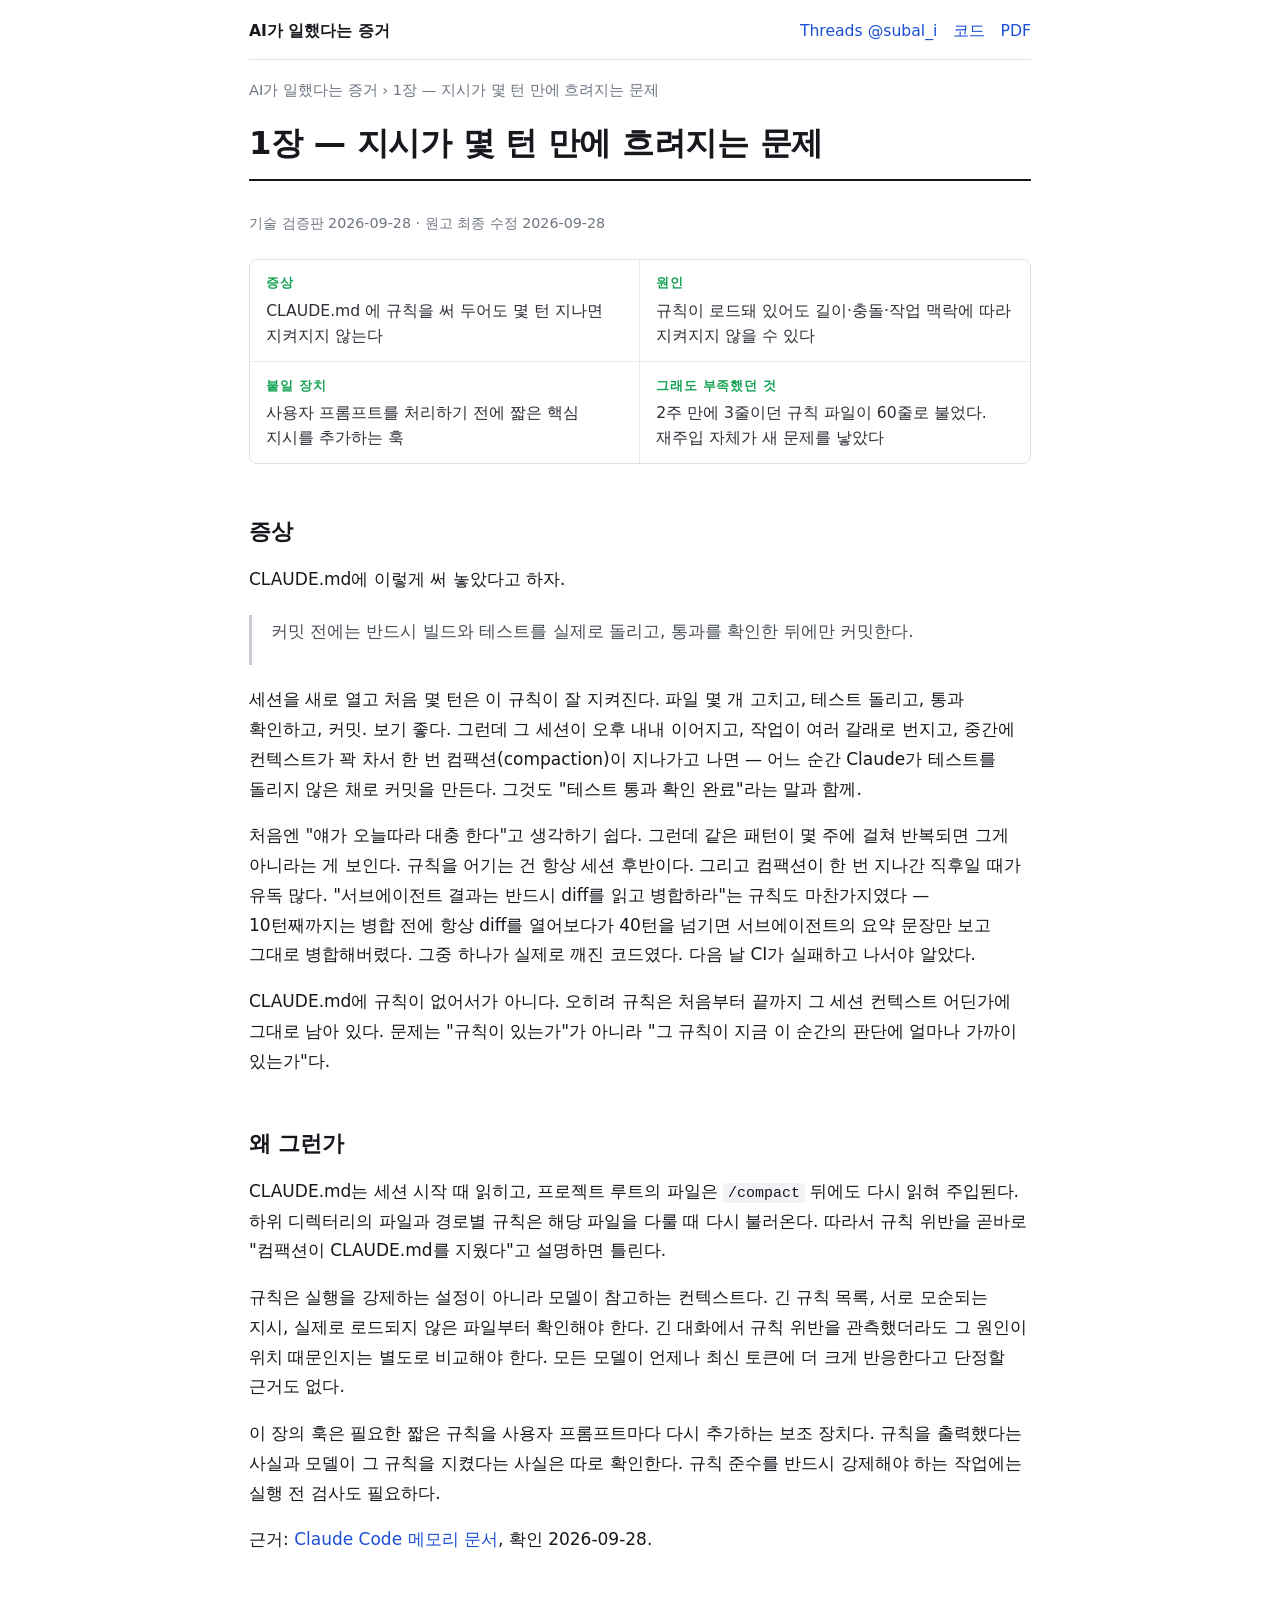
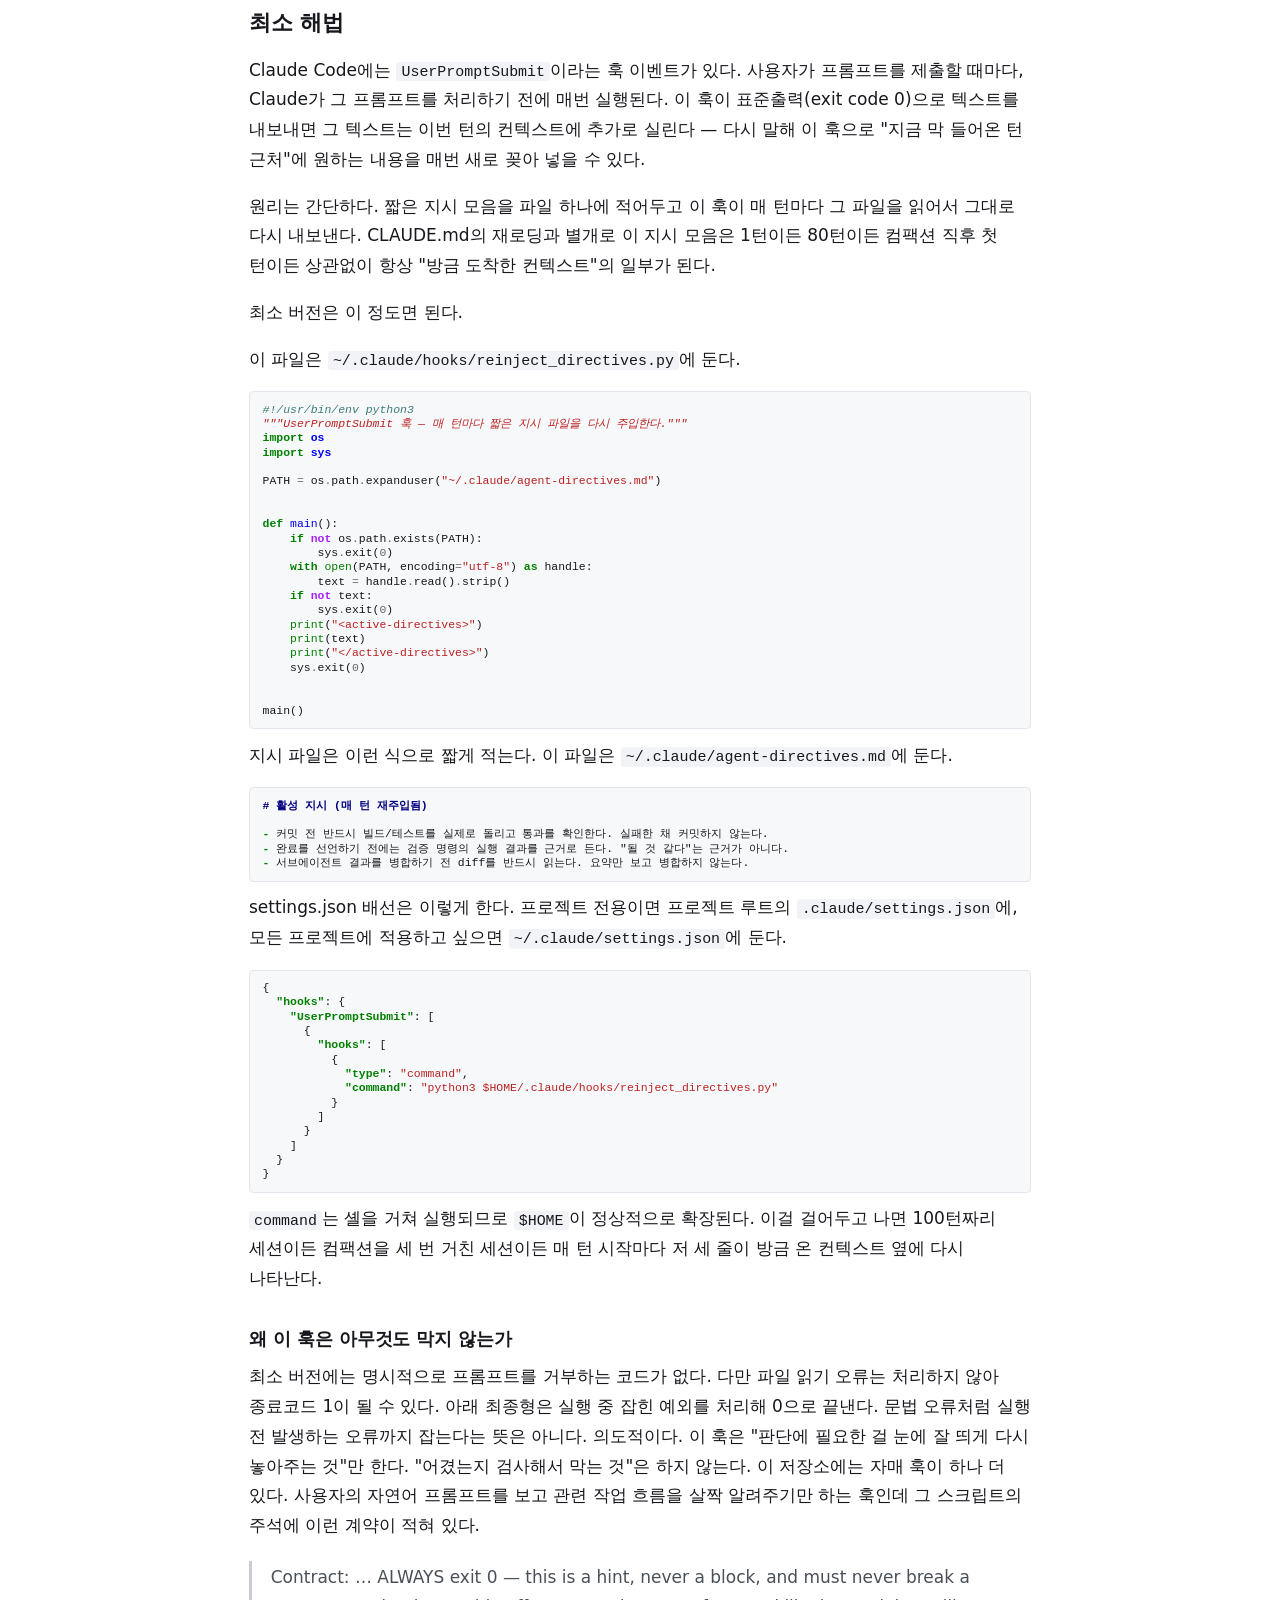
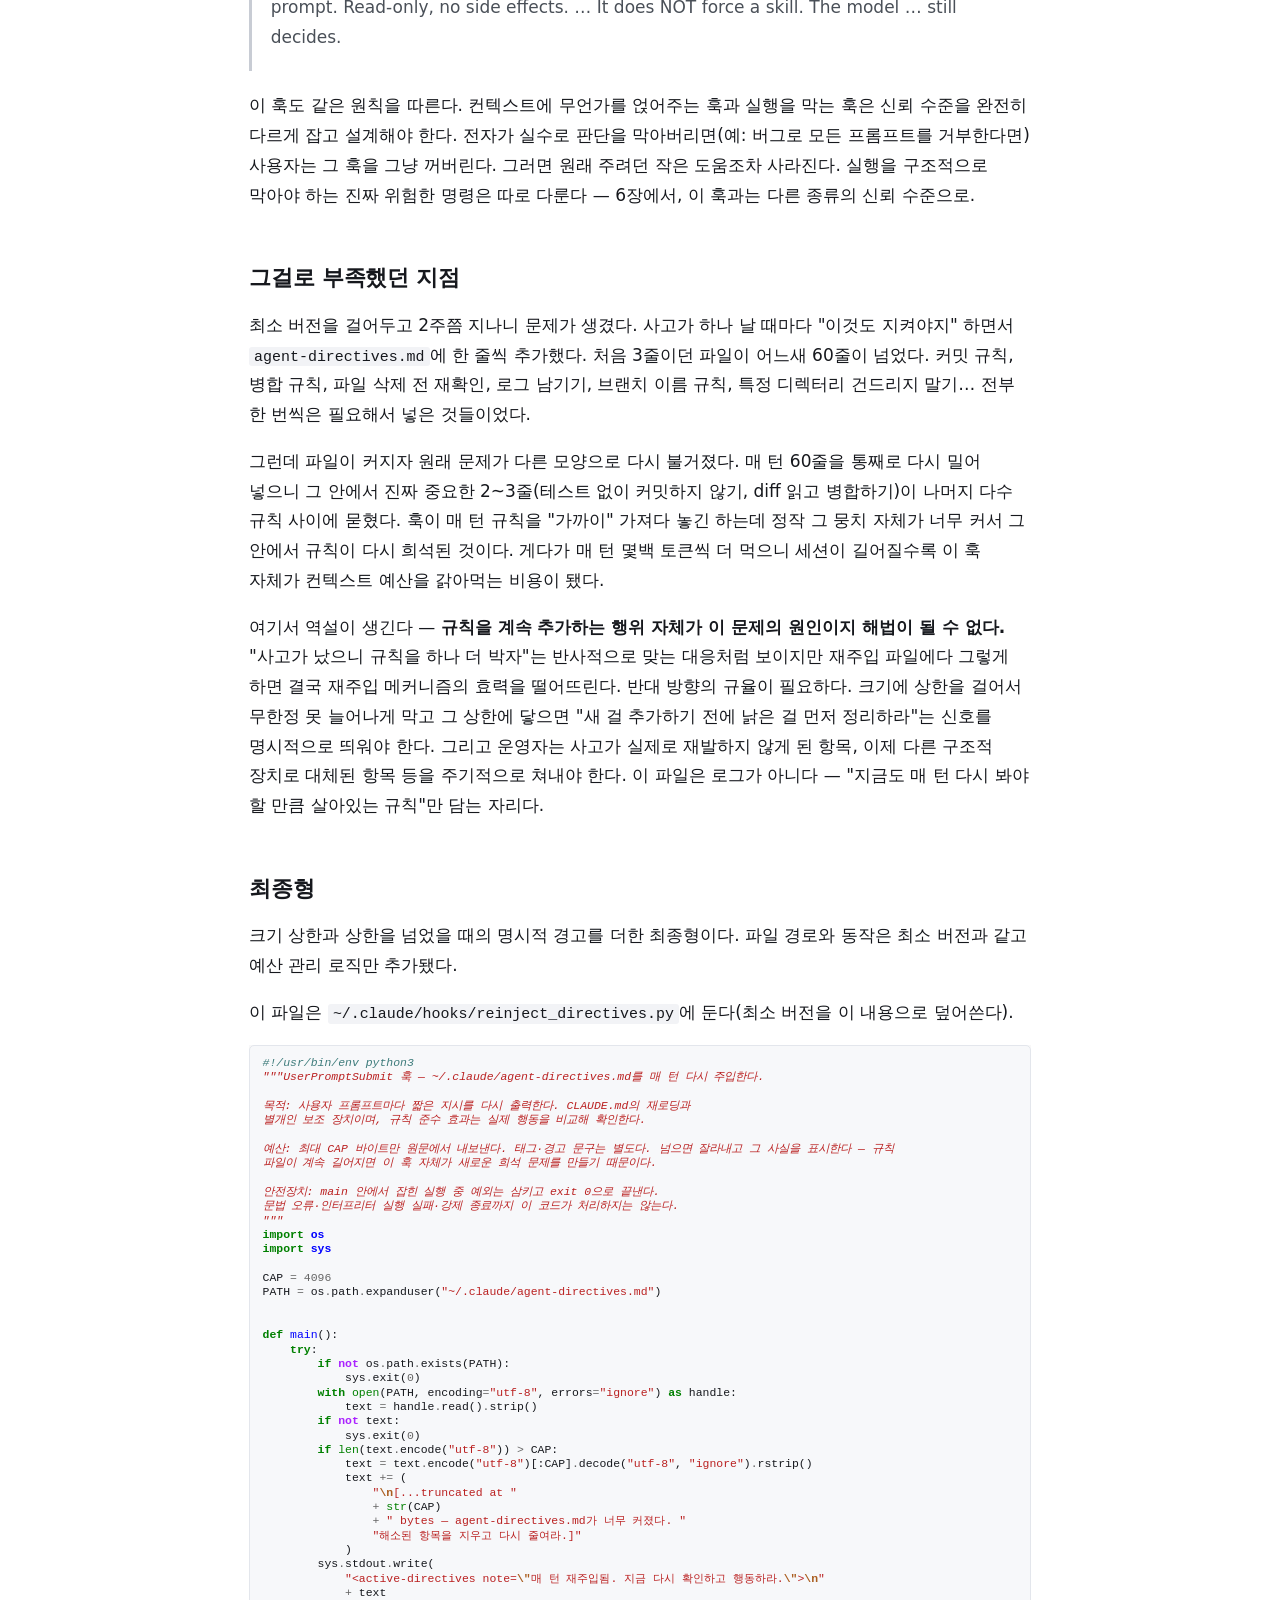
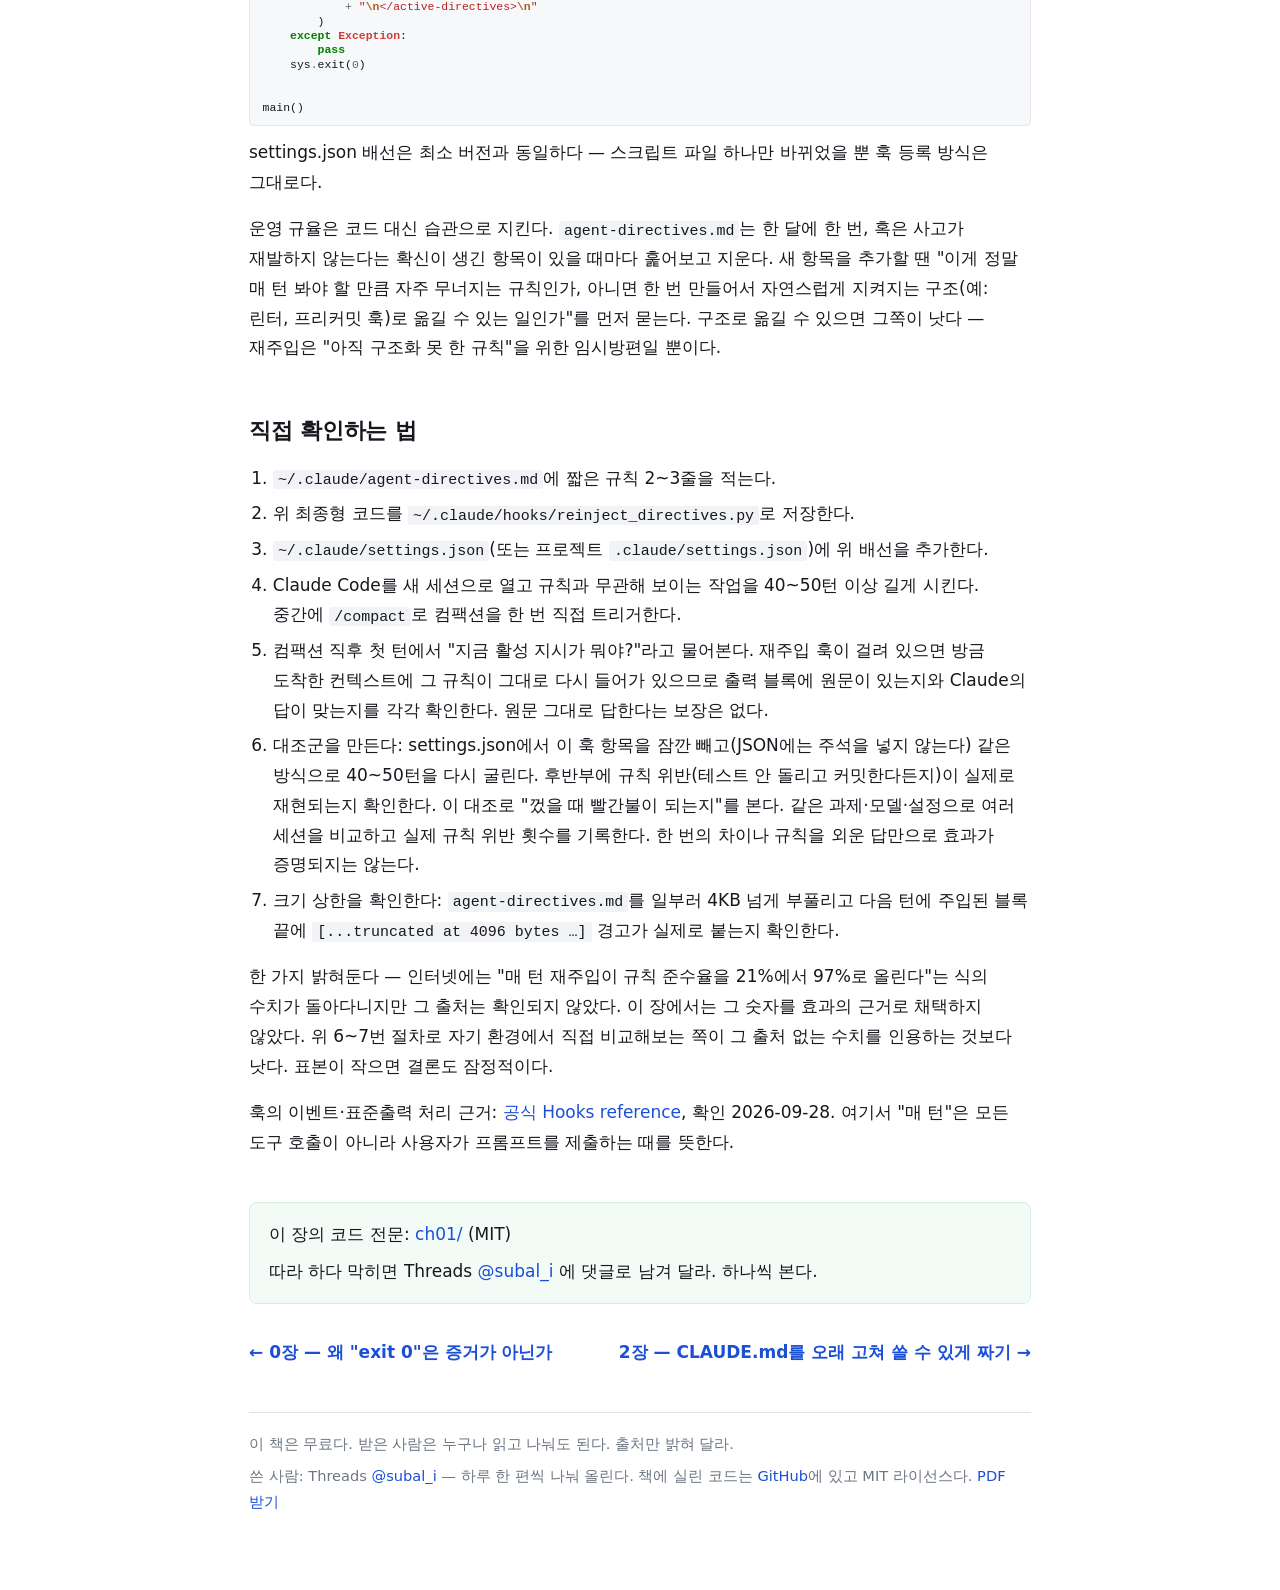
<file: docs/ch01-directives-fade/index.html>
<!doctype html>
<html lang="ko">
<head>
<meta charset="utf-8">
<meta name="viewport" content="width=device-width, initial-scale=1">
<title>1장 — 지시가 몇 턴 만에 흐려지는 문제 | AI가 일했다는 증거</title>
<meta name="description" content="CLAUDE.md 에 규칙을 써 두어도 몇 턴 지나면 지켜지지 않는다. 붙일 장치: 사용자 프롬프트를 처리하기 전에 짧은 핵심 지시를 추가하는 훅.">
<link rel="canonical" href="https://gforce10-design.github.io/ai-work-evidence/ch01-directives-fade/">
<meta property="og:type" content="article">
<meta property="og:site_name" content="AI가 일했다는 증거">
<meta property="og:title" content="1장 — 지시가 몇 턴 만에 흐려지는 문제 | AI가 일했다는 증거">
<meta property="og:description" content="CLAUDE.md 에 규칙을 써 두어도 몇 턴 지나면 지켜지지 않는다. 붙일 장치: 사용자 프롬프트를 처리하기 전에 짧은 핵심 지시를 추가하는 훅.">
<meta property="og:url" content="https://gforce10-design.github.io/ai-work-evidence/ch01-directives-fade/">
<meta property="og:image" content="https://gforce10-design.github.io/ai-work-evidence/assets/og.png">
<meta property="og:locale" content="ko_KR">
<meta name="twitter:card" content="summary_large_image">
<link rel="sitemap" type="application/xml" href="https://gforce10-design.github.io/ai-work-evidence/sitemap.xml">
<link rel="stylesheet" href="../assets/style.css">
<script type="application/ld+json">{"@context": "https://schema.org", "@graph": [{"@type": "Article", "@id": "https://gforce10-design.github.io/ai-work-evidence/ch01-directives-fade/#article", "headline": "1장 — 지시가 몇 턴 만에 흐려지는 문제", "description": "CLAUDE.md 에 규칙을 써 두어도 몇 턴 지나면 지켜지지 않는다. 붙일 장치: 사용자 프롬프트를 처리하기 전에 짧은 핵심 지시를 추가하는 훅.", "inLanguage": "ko", "mainEntityOfPage": "https://gforce10-design.github.io/ai-work-evidence/ch01-directives-fade/", "isAccessibleForFree": true, "image": "https://gforce10-design.github.io/ai-work-evidence/assets/og.png", "isPartOf": {"@type": "Book", "@id": "https://gforce10-design.github.io/ai-work-evidence/#book", "name": "AI가 일했다는 증거", "url": "https://gforce10-design.github.io/ai-work-evidence/"}, "author": {"@type": "Person", "@id": "https://gforce10-design.github.io/ai-work-evidence/#author", "name": "subal_i", "url": "https://www.threads.com/@subal_i", "sameAs": ["https://www.threads.com/@subal_i", "https://github.com/Gforce10-design"]}, "datePublished": "2026-09-28", "dateModified": "2026-09-28"}, {"@type": "BreadcrumbList", "itemListElement": [{"@type": "ListItem", "position": 1, "name": "AI가 일했다는 증거", "item": "https://gforce10-design.github.io/ai-work-evidence/"}, {"@type": "ListItem", "position": 2, "name": "1장 — 지시가 몇 턴 만에 흐려지는 문제", "item": "https://gforce10-design.github.io/ai-work-evidence/ch01-directives-fade/"}]}]}</script>
</head>
<body>
<header class="site"><a class="name" href="../">AI가 일했다는 증거</a><nav><a href="https://www.threads.com/@subal_i">Threads @subal_i</a><a href="https://github.com/Gforce10-design/ai-work-evidence">코드</a><a href="https://github.com/Gforce10-design/ai-work-evidence/releases/latest">PDF</a></nav></header>
<nav class="crumb" aria-label="위치"><a href="../">AI가 일했다는 증거</a> › 1장 — 지시가 몇 턴 만에 흐려지는 문제</nav>
<main>
<article>
<h1 id="1">1장 — 지시가 몇 턴 만에 흐려지는 문제</h1>
<p class="stamp">기술 검증판 2026-09-28 · 원고 최종 수정 2026-09-28</p>
<div class="brief"><div><dt>증상</dt><dd>CLAUDE.md 에 규칙을 써 두어도 몇 턴 지나면 지켜지지 않는다</dd></div><div><dt>원인</dt><dd>규칙이 로드돼 있어도 길이·충돌·작업 맥락에 따라 지켜지지 않을 수 있다</dd></div><div><dt>붙일 장치</dt><dd>사용자 프롬프트를 처리하기 전에 짧은 핵심 지시를 추가하는 훅</dd></div><div><dt>그래도 부족했던 것</dt><dd>2주 만에 3줄이던 규칙 파일이 60줄로 불었다. 재주입 자체가 새 문제를 낳았다</dd></div></div>

<h2 id="_1">증상</h2>
<p>CLAUDE.md에 이렇게 써 놓았다고 하자.</p>
<blockquote>
<p>커밋 전에는 반드시 빌드와 테스트를 실제로 돌리고, 통과를 확인한 뒤에만 커밋한다.</p>
</blockquote>
<p>세션을 새로 열고 처음 몇 턴은 이 규칙이 잘 지켜진다. 파일 몇 개 고치고, 테스트 돌리고,
통과 확인하고, 커밋. 보기 좋다. 그런데 그 세션이 오후 내내 이어지고, 작업이 여러 갈래로
번지고, 중간에 컨텍스트가 꽉 차서 한 번 컴팩션(compaction)이 지나가고 나면 — 어느 순간
Claude가 테스트를 돌리지 않은 채로 커밋을 만든다. 그것도 "테스트 통과 확인 완료"라는
말과 함께.</p>
<p>처음엔 "얘가 오늘따라 대충 한다"고 생각하기 쉽다. 그런데 같은 패턴이 몇 주에 걸쳐
반복되면 그게 아니라는 게 보인다. 규칙을 어기는 건 항상 세션
후반이다. 그리고 컴팩션이 한 번 지나간 직후일 때가 유독 많다. "서브에이전트 결과는
반드시 diff를 읽고 병합하라"는 규칙도 마찬가지였다 — 10턴째까지는 병합 전에 항상 diff를
열어보다가 40턴을 넘기면 서브에이전트의 요약 문장만 보고 그대로 병합해버렸다. 그중
하나가 실제로 깨진 코드였다. 다음 날 CI가 실패하고 나서야 알았다.</p>
<p>CLAUDE.md에 규칙이 없어서가 아니다. 오히려 규칙은 처음부터 끝까지 그 세션 컨텍스트
어딘가에 그대로 남아 있다. 문제는 "규칙이 있는가"가 아니라 "그 규칙이 지금 이 순간의
판단에 얼마나 가까이 있는가"다.</p>
<h2 id="_2">왜 그런가</h2>
<p>CLAUDE.md는 세션 시작 때 읽히고, 프로젝트 루트의 파일은 <code>/compact</code> 뒤에도 다시 읽혀 주입된다. 하위 디렉터리의 파일과 경로별 규칙은 해당 파일을 다룰 때 다시 불러온다. 따라서 규칙 위반을 곧바로 "컴팩션이 CLAUDE.md를 지웠다"고 설명하면 틀린다.</p>
<p>규칙은 실행을 강제하는 설정이 아니라 모델이 참고하는 컨텍스트다. 긴 규칙 목록, 서로 모순되는 지시, 실제로 로드되지 않은 파일부터 확인해야 한다. 긴 대화에서 규칙 위반을 관측했더라도 그 원인이 위치 때문인지는 별도로 비교해야 한다. 모든 모델이 언제나 최신 토큰에 더 크게 반응한다고 단정할 근거도 없다.</p>
<p>이 장의 훅은 필요한 짧은 규칙을 사용자 프롬프트마다 다시 추가하는 보조 장치다. 규칙을 출력했다는 사실과 모델이 그 규칙을 지켰다는 사실은 따로 확인한다. 규칙 준수를 반드시 강제해야 하는 작업에는 실행 전 검사도 필요하다.</p>
<p>근거: <a href="https://code.claude.com/docs/en/memory#instructions-seem-lost-after-compact">Claude Code 메모리 문서</a>, 확인 2026-09-28.</p>
<h2 id="_3">최소 해법</h2>
<p>Claude Code에는 <code>UserPromptSubmit</code>이라는 훅 이벤트가 있다. 사용자가 프롬프트를
제출할 때마다, Claude가 그 프롬프트를 처리하기 전에 매번 실행된다. 이 훅이
표준출력(exit code 0)으로 텍스트를 내보내면 그 텍스트는 이번 턴의 컨텍스트에
추가로 실린다 — 다시 말해 이 훅으로 "지금 막 들어온 턴 근처"에 원하는 내용을 매번 새로
꽂아 넣을 수 있다.</p>
<p>원리는 간단하다. 짧은 지시 모음을 파일 하나에 적어두고 이 훅이 매 턴마다 그
파일을 읽어서 그대로 다시 내보낸다. CLAUDE.md의 재로딩과 별개로 이 지시 모음은 1턴이든 80턴이든 컴팩션 직후 첫 턴이든 상관없이 항상 "방금 도착한
컨텍스트"의 일부가 된다.</p>
<p>최소 버전은 이 정도면 된다.</p>
<p>이 파일은 <code>~/.claude/hooks/reinject_directives.py</code>에 둔다.</p>
<div class="codehilite" style="background: #f8f8f8"><pre style="line-height: 125%;"><span></span><code><span id="ln-1" style="padding-left:2ch;text-indent:-2ch"><span style="color: #3D7B7B; font-style: italic">#!/usr/bin/env python3</span>
</span><span id="ln-2" style="padding-left:2ch;text-indent:-2ch"><span style="color: #BA2121; font-style: italic">&quot;&quot;&quot;UserPromptSubmit 훅 — 매 턴마다 짧은 지시 파일을 다시 주입한다.&quot;&quot;&quot;</span>
</span><span id="ln-3" style="padding-left:2ch;text-indent:-2ch"><span style="color: #008000; font-weight: bold">import</span><span style="color: #BBB"> </span><span style="color: #00F; font-weight: bold">os</span>
</span><span id="ln-4" style="padding-left:2ch;text-indent:-2ch"><span style="color: #008000; font-weight: bold">import</span><span style="color: #BBB"> </span><span style="color: #00F; font-weight: bold">sys</span>
</span><span id="ln-5" style="padding-left:2ch;text-indent:-2ch">
</span><span id="ln-6" style="padding-left:2ch;text-indent:-2ch">PATH <span style="color: #666">=</span> os<span style="color: #666">.</span>path<span style="color: #666">.</span>expanduser(<span style="color: #BA2121">&quot;~/.claude/agent-directives.md&quot;</span>)
</span><span id="ln-7" style="padding-left:2ch;text-indent:-2ch">
</span><span id="ln-8" style="padding-left:2ch;text-indent:-2ch">
</span><span id="ln-9" style="padding-left:2ch;text-indent:-2ch"><span style="color: #008000; font-weight: bold">def</span><span style="color: #BBB"> </span><span style="color: #00F">main</span>():
</span><span id="ln-10" style="padding-left:6ch;text-indent:-6ch">    <span style="color: #008000; font-weight: bold">if</span> <span style="color: #A2F; font-weight: bold">not</span> os<span style="color: #666">.</span>path<span style="color: #666">.</span>exists(PATH):
</span><span id="ln-11" style="padding-left:10ch;text-indent:-10ch">        sys<span style="color: #666">.</span>exit(<span style="color: #666">0</span>)
</span><span id="ln-12" style="padding-left:6ch;text-indent:-6ch">    <span style="color: #008000; font-weight: bold">with</span> <span style="color: #008000">open</span>(PATH, encoding<span style="color: #666">=</span><span style="color: #BA2121">&quot;utf-8&quot;</span>) <span style="color: #008000; font-weight: bold">as</span> handle:
</span><span id="ln-13" style="padding-left:10ch;text-indent:-10ch">        text <span style="color: #666">=</span> handle<span style="color: #666">.</span>read()<span style="color: #666">.</span>strip()
</span><span id="ln-14" style="padding-left:6ch;text-indent:-6ch">    <span style="color: #008000; font-weight: bold">if</span> <span style="color: #A2F; font-weight: bold">not</span> text:
</span><span id="ln-15" style="padding-left:10ch;text-indent:-10ch">        sys<span style="color: #666">.</span>exit(<span style="color: #666">0</span>)
</span><span id="ln-16" style="padding-left:6ch;text-indent:-6ch">    <span style="color: #008000">print</span>(<span style="color: #BA2121">&quot;&lt;active-directives&gt;&quot;</span>)
</span><span id="ln-17" style="padding-left:6ch;text-indent:-6ch">    <span style="color: #008000">print</span>(text)
</span><span id="ln-18" style="padding-left:6ch;text-indent:-6ch">    <span style="color: #008000">print</span>(<span style="color: #BA2121">&quot;&lt;/active-directives&gt;&quot;</span>)
</span><span id="ln-19" style="padding-left:6ch;text-indent:-6ch">    sys<span style="color: #666">.</span>exit(<span style="color: #666">0</span>)
</span><span id="ln-20" style="padding-left:2ch;text-indent:-2ch">
</span><span id="ln-21" style="padding-left:2ch;text-indent:-2ch">
</span><span id="ln-22" style="padding-left:2ch;text-indent:-2ch">main()
</span></code></pre></div>

<p>지시 파일은 이런 식으로 짧게 적는다. 이 파일은 <code>~/.claude/agent-directives.md</code>에 둔다.</p>
<div class="codehilite" style="background: #f8f8f8"><pre style="line-height: 125%;"><span></span><code><span id="ln-1" style="padding-left:2ch;text-indent:-2ch"><span style="color: #000080; font-weight: bold"># 활성 지시 (매 턴 재주입됨)</span>
</span><span id="ln-2" style="padding-left:2ch;text-indent:-2ch">
</span><span id="ln-3" style="padding-left:2ch;text-indent:-2ch"><span style="color: #008000; font-weight: bold">-</span><span style="color: #BBB"> </span>커밋 전 반드시 빌드/테스트를 실제로 돌리고 통과를 확인한다. 실패한 채 커밋하지 않는다.
</span><span id="ln-4" style="padding-left:2ch;text-indent:-2ch"><span style="color: #008000; font-weight: bold">-</span><span style="color: #BBB"> </span>완료를 선언하기 전에는 검증 명령의 실행 결과를 근거로 든다. &quot;될 것 같다&quot;는 근거가 아니다.
</span><span id="ln-5" style="padding-left:2ch;text-indent:-2ch"><span style="color: #008000; font-weight: bold">-</span><span style="color: #BBB"> </span>서브에이전트 결과를 병합하기 전 diff를 반드시 읽는다. 요약만 보고 병합하지 않는다.
</span></code></pre></div>

<p>settings.json 배선은 이렇게 한다. 프로젝트 전용이면 프로젝트 루트의
<code>.claude/settings.json</code>에, 모든 프로젝트에 적용하고 싶으면 <code>~/.claude/settings.json</code>에
둔다.</p>
<div class="codehilite" style="background: #f8f8f8"><pre style="line-height: 125%;"><span></span><code><span id="ln-1" style="padding-left:2ch;text-indent:-2ch">{
</span><span id="ln-2" style="padding-left:4ch;text-indent:-4ch"><span style="color: #BBB">  </span><span style="color: #008000; font-weight: bold">&quot;hooks&quot;</span>:<span style="color: #BBB"> </span>{
</span><span id="ln-3" style="padding-left:6ch;text-indent:-6ch"><span style="color: #BBB">    </span><span style="color: #008000; font-weight: bold">&quot;UserPromptSubmit&quot;</span>:<span style="color: #BBB"> </span>[
</span><span id="ln-4" style="padding-left:8ch;text-indent:-8ch"><span style="color: #BBB">      </span>{
</span><span id="ln-5" style="padding-left:10ch;text-indent:-10ch"><span style="color: #BBB">        </span><span style="color: #008000; font-weight: bold">&quot;hooks&quot;</span>:<span style="color: #BBB"> </span>[
</span><span id="ln-6" style="padding-left:12ch;text-indent:-12ch"><span style="color: #BBB">          </span>{
</span><span id="ln-7" style="padding-left:14ch;text-indent:-14ch"><span style="color: #BBB">            </span><span style="color: #008000; font-weight: bold">&quot;type&quot;</span>:<span style="color: #BBB"> </span><span style="color: #BA2121">&quot;command&quot;</span>,
</span><span id="ln-8" style="padding-left:14ch;text-indent:-14ch"><span style="color: #BBB">            </span><span style="color: #008000; font-weight: bold">&quot;command&quot;</span>:<span style="color: #BBB"> </span><span style="color: #BA2121">&quot;python3 $HOME/.claude/hooks/reinject_directives.py&quot;</span>
</span><span id="ln-9" style="padding-left:12ch;text-indent:-12ch"><span style="color: #BBB">          </span>}
</span><span id="ln-10" style="padding-left:10ch;text-indent:-10ch"><span style="color: #BBB">        </span>]
</span><span id="ln-11" style="padding-left:8ch;text-indent:-8ch"><span style="color: #BBB">      </span>}
</span><span id="ln-12" style="padding-left:6ch;text-indent:-6ch"><span style="color: #BBB">    </span>]
</span><span id="ln-13" style="padding-left:4ch;text-indent:-4ch"><span style="color: #BBB">  </span>}
</span><span id="ln-14" style="padding-left:2ch;text-indent:-2ch">}
</span></code></pre></div>

<p><code>command</code>는 셸을 거쳐 실행되므로 <code>$HOME</code>이 정상적으로 확장된다. 이걸 걸어두고 나면
100턴짜리 세션이든 컴팩션을 세 번 거친 세션이든 매 턴 시작마다 저 세 줄이 방금 온
컨텍스트 옆에 다시 나타난다.</p>
<h3 id="_4">왜 이 훅은 아무것도 막지 않는가</h3>
<p>최소 버전에는 명시적으로 프롬프트를 거부하는 코드가 없다. 다만 파일 읽기 오류는 처리하지 않아 종료코드 1이 될 수 있다. 아래 최종형은 실행 중 잡힌 예외를 처리해 0으로 끝낸다. 문법 오류처럼 실행 전 발생하는 오류까지 잡는다는 뜻은 아니다.
의도적이다. 이 훅은 "판단에 필요한 걸 눈에 잘 띄게 다시 놓아주는 것"만 한다.
"어겼는지 검사해서 막는 것"은 하지 않는다. 이 저장소에는 자매 훅이 하나 더 있다.
사용자의 자연어 프롬프트를 보고 관련 작업 흐름을 살짝 알려주기만 하는 훅인데
그 스크립트의 주석에 이런 계약이 적혀 있다.</p>
<blockquote>
<p>Contract: … ALWAYS exit 0 — this is a hint, never a block, and must never break a
prompt. Read-only, no side effects. … It does NOT force a skill. The model … still
decides.</p>
</blockquote>
<p>이 훅도 같은 원칙을 따른다. 컨텍스트에 무언가를 얹어주는 훅과 실행을 막는 훅은
신뢰 수준을 완전히 다르게 잡고 설계해야 한다. 전자가 실수로 판단을 막아버리면(예: 버그로
모든 프롬프트를 거부한다면) 사용자는 그 훅을 그냥 꺼버린다. 그러면 원래 주려던 작은
도움조차 사라진다. 실행을 구조적으로 막아야 하는 진짜 위험한 명령은 따로 다룬다 —
6장에서, 이 훅과는 다른 종류의 신뢰 수준으로.</p>
<h2 id="_5">그걸로 부족했던 지점</h2>
<p>최소 버전을 걸어두고 2주쯤 지나니 문제가 생겼다. 사고가 하나 날 때마다 "이것도
지켜야지" 하면서 <code>agent-directives.md</code>에 한 줄씩 추가했다. 처음 3줄이던 파일이
어느새 60줄이 넘었다. 커밋 규칙, 병합 규칙, 파일 삭제 전 재확인, 로그 남기기,
브랜치 이름 규칙, 특정 디렉터리 건드리지 말기… 전부 한 번씩은 필요해서 넣은
것들이었다.</p>
<p>그런데 파일이 커지자 원래 문제가 다른 모양으로 다시 불거졌다. 매 턴 60줄을 통째로
다시 밀어 넣으니 그 안에서 진짜 중요한 2~3줄(테스트 없이 커밋하지 않기, diff
읽고 병합하기)이 나머지 다수 규칙 사이에 묻혔다. 훅이 매 턴 규칙을 "가까이"
가져다 놓긴 하는데 정작 그 뭉치 자체가 너무 커서 그 안에서 규칙이 다시
희석된 것이다. 게다가 매 턴 몇백 토큰씩 더 먹으니 세션이 길어질수록 이 훅 자체가
컨텍스트 예산을 갉아먹는 비용이 됐다.</p>
<p>여기서 역설이 생긴다 — <strong>규칙을 계속 추가하는 행위 자체가 이 문제의 원인이지 해법이 될 수
없다.</strong> "사고가 났으니 규칙을 하나 더 박자"는 반사적으로 맞는 대응처럼 보이지만
재주입 파일에다 그렇게 하면 결국 재주입 메커니즘의 효력을 떨어뜨린다. 반대
방향의 규율이 필요하다. 크기에 상한을 걸어서 무한정 못 늘어나게 막고 그
상한에 닿으면 "새 걸 추가하기 전에 낡은 걸 먼저 정리하라"는 신호를 명시적으로
띄워야 한다. 그리고 운영자는 사고가 실제로 재발하지 않게 된 항목,
이제 다른 구조적 장치로 대체된 항목 등을 주기적으로 쳐내야 한다. 이 파일은 로그가 아니다 —
"지금도 매 턴 다시 봐야 할 만큼 살아있는 규칙"만 담는 자리다.</p>
<h2 id="_6">최종형</h2>
<p>크기 상한과 상한을 넘었을 때의 명시적 경고를 더한 최종형이다. 파일 경로와
동작은 최소 버전과 같고 예산 관리 로직만 추가됐다.</p>
<p>이 파일은 <code>~/.claude/hooks/reinject_directives.py</code>에 둔다(최소 버전을 이 내용으로
덮어쓴다).</p>
<div class="codehilite" style="background: #f8f8f8"><pre style="line-height: 125%;"><span></span><code><span id="ln-1" style="padding-left:2ch;text-indent:-2ch"><span style="color: #3D7B7B; font-style: italic">#!/usr/bin/env python3</span>
</span><span id="ln-2" style="padding-left:2ch;text-indent:-2ch"><span style="color: #BA2121; font-style: italic">&quot;&quot;&quot;UserPromptSubmit 훅 — ~/.claude/agent-directives.md를 매 턴 다시 주입한다.</span>
</span><span id="ln-3" style="padding-left:2ch;text-indent:-2ch">
</span><span id="ln-4" style="padding-left:2ch;text-indent:-2ch"><span style="color: #BA2121; font-style: italic">목적: 사용자 프롬프트마다 짧은 지시를 다시 출력한다. CLAUDE.md의 재로딩과</span>
</span><span id="ln-5" style="padding-left:2ch;text-indent:-2ch"><span style="color: #BA2121; font-style: italic">별개인 보조 장치이며, 규칙 준수 효과는 실제 행동을 비교해 확인한다.</span>
</span><span id="ln-6" style="padding-left:2ch;text-indent:-2ch">
</span><span id="ln-7" style="padding-left:2ch;text-indent:-2ch"><span style="color: #BA2121; font-style: italic">예산: 최대 CAP 바이트만 원문에서 내보낸다. 태그·경고 문구는 별도다. 넘으면 잘라내고 그 사실을 표시한다 — 규칙</span>
</span><span id="ln-8" style="padding-left:2ch;text-indent:-2ch"><span style="color: #BA2121; font-style: italic">파일이 계속 길어지면 이 훅 자체가 새로운 희석 문제를 만들기 때문이다.</span>
</span><span id="ln-9" style="padding-left:2ch;text-indent:-2ch">
</span><span id="ln-10" style="padding-left:2ch;text-indent:-2ch"><span style="color: #BA2121; font-style: italic">안전장치: main 안에서 잡힌 실행 중 예외는 삼키고 exit 0으로 끝낸다.</span>
</span><span id="ln-11" style="padding-left:2ch;text-indent:-2ch"><span style="color: #BA2121; font-style: italic">문법 오류·인터프리터 실행 실패·강제 종료까지 이 코드가 처리하지는 않는다.</span>
</span><span id="ln-12" style="padding-left:2ch;text-indent:-2ch"><span style="color: #BA2121; font-style: italic">&quot;&quot;&quot;</span>
</span><span id="ln-13" style="padding-left:2ch;text-indent:-2ch"><span style="color: #008000; font-weight: bold">import</span><span style="color: #BBB"> </span><span style="color: #00F; font-weight: bold">os</span>
</span><span id="ln-14" style="padding-left:2ch;text-indent:-2ch"><span style="color: #008000; font-weight: bold">import</span><span style="color: #BBB"> </span><span style="color: #00F; font-weight: bold">sys</span>
</span><span id="ln-15" style="padding-left:2ch;text-indent:-2ch">
</span><span id="ln-16" style="padding-left:2ch;text-indent:-2ch">CAP <span style="color: #666">=</span> <span style="color: #666">4096</span>
</span><span id="ln-17" style="padding-left:2ch;text-indent:-2ch">PATH <span style="color: #666">=</span> os<span style="color: #666">.</span>path<span style="color: #666">.</span>expanduser(<span style="color: #BA2121">&quot;~/.claude/agent-directives.md&quot;</span>)
</span><span id="ln-18" style="padding-left:2ch;text-indent:-2ch">
</span><span id="ln-19" style="padding-left:2ch;text-indent:-2ch">
</span><span id="ln-20" style="padding-left:2ch;text-indent:-2ch"><span style="color: #008000; font-weight: bold">def</span><span style="color: #BBB"> </span><span style="color: #00F">main</span>():
</span><span id="ln-21" style="padding-left:6ch;text-indent:-6ch">    <span style="color: #008000; font-weight: bold">try</span>:
</span><span id="ln-22" style="padding-left:10ch;text-indent:-10ch">        <span style="color: #008000; font-weight: bold">if</span> <span style="color: #A2F; font-weight: bold">not</span> os<span style="color: #666">.</span>path<span style="color: #666">.</span>exists(PATH):
</span><span id="ln-23" style="padding-left:14ch;text-indent:-14ch">            sys<span style="color: #666">.</span>exit(<span style="color: #666">0</span>)
</span><span id="ln-24" style="padding-left:10ch;text-indent:-10ch">        <span style="color: #008000; font-weight: bold">with</span> <span style="color: #008000">open</span>(PATH, encoding<span style="color: #666">=</span><span style="color: #BA2121">&quot;utf-8&quot;</span>, errors<span style="color: #666">=</span><span style="color: #BA2121">&quot;ignore&quot;</span>) <span style="color: #008000; font-weight: bold">as</span> handle:
</span><span id="ln-25" style="padding-left:14ch;text-indent:-14ch">            text <span style="color: #666">=</span> handle<span style="color: #666">.</span>read()<span style="color: #666">.</span>strip()
</span><span id="ln-26" style="padding-left:10ch;text-indent:-10ch">        <span style="color: #008000; font-weight: bold">if</span> <span style="color: #A2F; font-weight: bold">not</span> text:
</span><span id="ln-27" style="padding-left:14ch;text-indent:-14ch">            sys<span style="color: #666">.</span>exit(<span style="color: #666">0</span>)
</span><span id="ln-28" style="padding-left:10ch;text-indent:-10ch">        <span style="color: #008000; font-weight: bold">if</span> <span style="color: #008000">len</span>(text<span style="color: #666">.</span>encode(<span style="color: #BA2121">&quot;utf-8&quot;</span>)) <span style="color: #666">&gt;</span> CAP:
</span><span id="ln-29" style="padding-left:14ch;text-indent:-14ch">            text <span style="color: #666">=</span> text<span style="color: #666">.</span>encode(<span style="color: #BA2121">&quot;utf-8&quot;</span>)[:CAP]<span style="color: #666">.</span>decode(<span style="color: #BA2121">&quot;utf-8&quot;</span>, <span style="color: #BA2121">&quot;ignore&quot;</span>)<span style="color: #666">.</span>rstrip()
</span><span id="ln-30" style="padding-left:14ch;text-indent:-14ch">            text <span style="color: #666">+=</span> (
</span><span id="ln-31" style="padding-left:18ch;text-indent:-18ch">                <span style="color: #BA2121">&quot;</span><span style="color: #AA5D1F; font-weight: bold">\n</span><span style="color: #BA2121">[...truncated at &quot;</span>
</span><span id="ln-32" style="padding-left:18ch;text-indent:-18ch">                <span style="color: #666">+</span> <span style="color: #008000">str</span>(CAP)
</span><span id="ln-33" style="padding-left:18ch;text-indent:-18ch">                <span style="color: #666">+</span> <span style="color: #BA2121">&quot; bytes — agent-directives.md가 너무 커졌다. &quot;</span>
</span><span id="ln-34" style="padding-left:18ch;text-indent:-18ch">                <span style="color: #BA2121">&quot;해소된 항목을 지우고 다시 줄여라.]&quot;</span>
</span><span id="ln-35" style="padding-left:14ch;text-indent:-14ch">            )
</span><span id="ln-36" style="padding-left:10ch;text-indent:-10ch">        sys<span style="color: #666">.</span>stdout<span style="color: #666">.</span>write(
</span><span id="ln-37" style="padding-left:14ch;text-indent:-14ch">            <span style="color: #BA2121">&quot;&lt;active-directives note=</span><span style="color: #AA5D1F; font-weight: bold">\&quot;</span><span style="color: #BA2121">매 턴 재주입됨. 지금 다시 확인하고 행동하라.</span><span style="color: #AA5D1F; font-weight: bold">\&quot;</span><span style="color: #BA2121">&gt;</span><span style="color: #AA5D1F; font-weight: bold">\n</span><span style="color: #BA2121">&quot;</span>
</span><span id="ln-38" style="padding-left:14ch;text-indent:-14ch">            <span style="color: #666">+</span> text
</span><span id="ln-39" style="padding-left:14ch;text-indent:-14ch">            <span style="color: #666">+</span> <span style="color: #BA2121">&quot;</span><span style="color: #AA5D1F; font-weight: bold">\n</span><span style="color: #BA2121">&lt;/active-directives&gt;</span><span style="color: #AA5D1F; font-weight: bold">\n</span><span style="color: #BA2121">&quot;</span>
</span><span id="ln-40" style="padding-left:10ch;text-indent:-10ch">        )
</span><span id="ln-41" style="padding-left:6ch;text-indent:-6ch">    <span style="color: #008000; font-weight: bold">except</span> <span style="color: #CB3F38; font-weight: bold">Exception</span>:
</span><span id="ln-42" style="padding-left:10ch;text-indent:-10ch">        <span style="color: #008000; font-weight: bold">pass</span>
</span><span id="ln-43" style="padding-left:6ch;text-indent:-6ch">    sys<span style="color: #666">.</span>exit(<span style="color: #666">0</span>)
</span><span id="ln-44" style="padding-left:2ch;text-indent:-2ch">
</span><span id="ln-45" style="padding-left:2ch;text-indent:-2ch">
</span><span id="ln-46" style="padding-left:2ch;text-indent:-2ch">main()
</span></code></pre></div>

<p>settings.json 배선은 최소 버전과 동일하다 — 스크립트 파일 하나만 바뀌었을 뿐
훅 등록 방식은 그대로다.</p>
<p>운영 규율은 코드 대신 습관으로 지킨다. <code>agent-directives.md</code>는 한 달에 한 번, 혹은
사고가 재발하지 않는다는 확신이 생긴 항목이 있을 때마다 훑어보고 지운다. 새
항목을 추가할 땐 "이게 정말 매 턴 봐야 할 만큼 자주 무너지는 규칙인가, 아니면
한 번 만들어서 자연스럽게 지켜지는 구조(예: 린터, 프리커밋 훅)로 옮길 수 있는
일인가"를 먼저 묻는다. 구조로 옮길 수 있으면 그쪽이 낫다 — 재주입은 "아직 구조화
못 한 규칙"을 위한 임시방편일 뿐이다.</p>
<h2 id="_7">직접 확인하는 법</h2>
<ol>
<li><code>~/.claude/agent-directives.md</code>에 짧은 규칙 2~3줄을 적는다.</li>
<li>위 최종형 코드를 <code>~/.claude/hooks/reinject_directives.py</code>로 저장한다.</li>
<li><code>~/.claude/settings.json</code>(또는 프로젝트 <code>.claude/settings.json</code>)에 위 배선을 추가한다.</li>
<li>Claude Code를 새 세션으로 열고 규칙과 무관해 보이는 작업을 40~50턴 이상
   길게 시킨다. 중간에 <code>/compact</code>로 컴팩션을 한 번 직접 트리거한다.</li>
<li>컴팩션 직후 첫 턴에서 "지금 활성 지시가 뭐야?"라고 물어본다. 재주입 훅이
   걸려 있으면 방금 도착한 컨텍스트에 그 규칙이 그대로 다시 들어가 있으므로
   출력 블록에 원문이 있는지와 Claude의 답이 맞는지를 각각 확인한다. 원문 그대로 답한다는 보장은 없다.</li>
<li>대조군을 만든다: settings.json에서 이 훅 항목을 잠깐 빼고(JSON에는 주석을 넣지 않는다)
   같은 방식으로 40~50턴을 다시 굴린다. 후반부에 규칙 위반(테스트 안 돌리고
   커밋한다든지)이 실제로 재현되는지 확인한다. 이 대조로 "껐을 때 빨간불이
   되는지"를 본다. 같은 과제·모델·설정으로 여러 세션을 비교하고 실제 규칙 위반 횟수를 기록한다. 한 번의 차이나 규칙을 외운 답만으로 효과가 증명되지는 않는다.</li>
<li>크기 상한을 확인한다: <code>agent-directives.md</code>를 일부러 4KB 넘게 부풀리고
   다음 턴에 주입된 블록 끝에 <code>[...truncated at 4096 bytes …]</code> 경고가 실제로
   붙는지 확인한다.</li>
</ol>
<p>한 가지 밝혀둔다 — 인터넷에는 "매 턴 재주입이 규칙 준수율을 21%에서 97%로
올린다"는 식의 수치가 돌아다니지만 그 출처는 확인되지 않았다. 이 장에서는 그
숫자를 효과의 근거로 채택하지 않았다. 위 6~7번 절차로 자기 환경에서 직접 비교해보는 쪽이 그
출처 없는 수치를 인용하는 것보다 낫다. 표본이 작으면 결론도 잠정적이다.</p>
<p>훅의 이벤트·표준출력 처리 근거: <a href="https://code.claude.com/docs/en/hooks#exit-code-0">공식 Hooks reference</a>, 확인 2026-09-28. 여기서 "매 턴"은 모든 도구 호출이 아니라 사용자가 프롬프트를 제출하는 때를 뜻한다.</p>
</article>
<aside class="ask">
<p>이 장의 코드 전문: <a href="https://github.com/Gforce10-design/ai-work-evidence/tree/main/ch01">ch01/</a> (MIT)</p>
<p>따라 하다 막히면 Threads <a href="https://www.threads.com/@subal_i">@subal_i</a> 에 댓글로 남겨 달라. 하나씩 본다.</p>
</aside>
</main>
<nav class="pager"><a class="prev" href="../ch00-exit-code-is-not-evidence/">← 0장 — 왜 &quot;exit 0&quot;은 증거가 아닌가</a><a class="next" href="../ch02-designing-claude-md/">2장 — CLAUDE.md를 오래 고쳐 쓸 수 있게 짜기 →</a></nav>
<footer class="site">
<p>이 책은 무료다. 받은 사람은 누구나 읽고 나눠도 된다. 출처만 밝혀 달라.</p>
<p>쓴 사람: Threads <a href="https://www.threads.com/@subal_i">@subal_i</a> — 하루 한 편씩 나눠 올린다. 책에 실린 코드는 <a href="https://github.com/Gforce10-design/ai-work-evidence">GitHub</a>에 있고 MIT 라이선스다. <a href="https://github.com/Gforce10-design/ai-work-evidence/releases/latest">PDF 받기</a></p>
</footer>
</body>
</html>
</file>
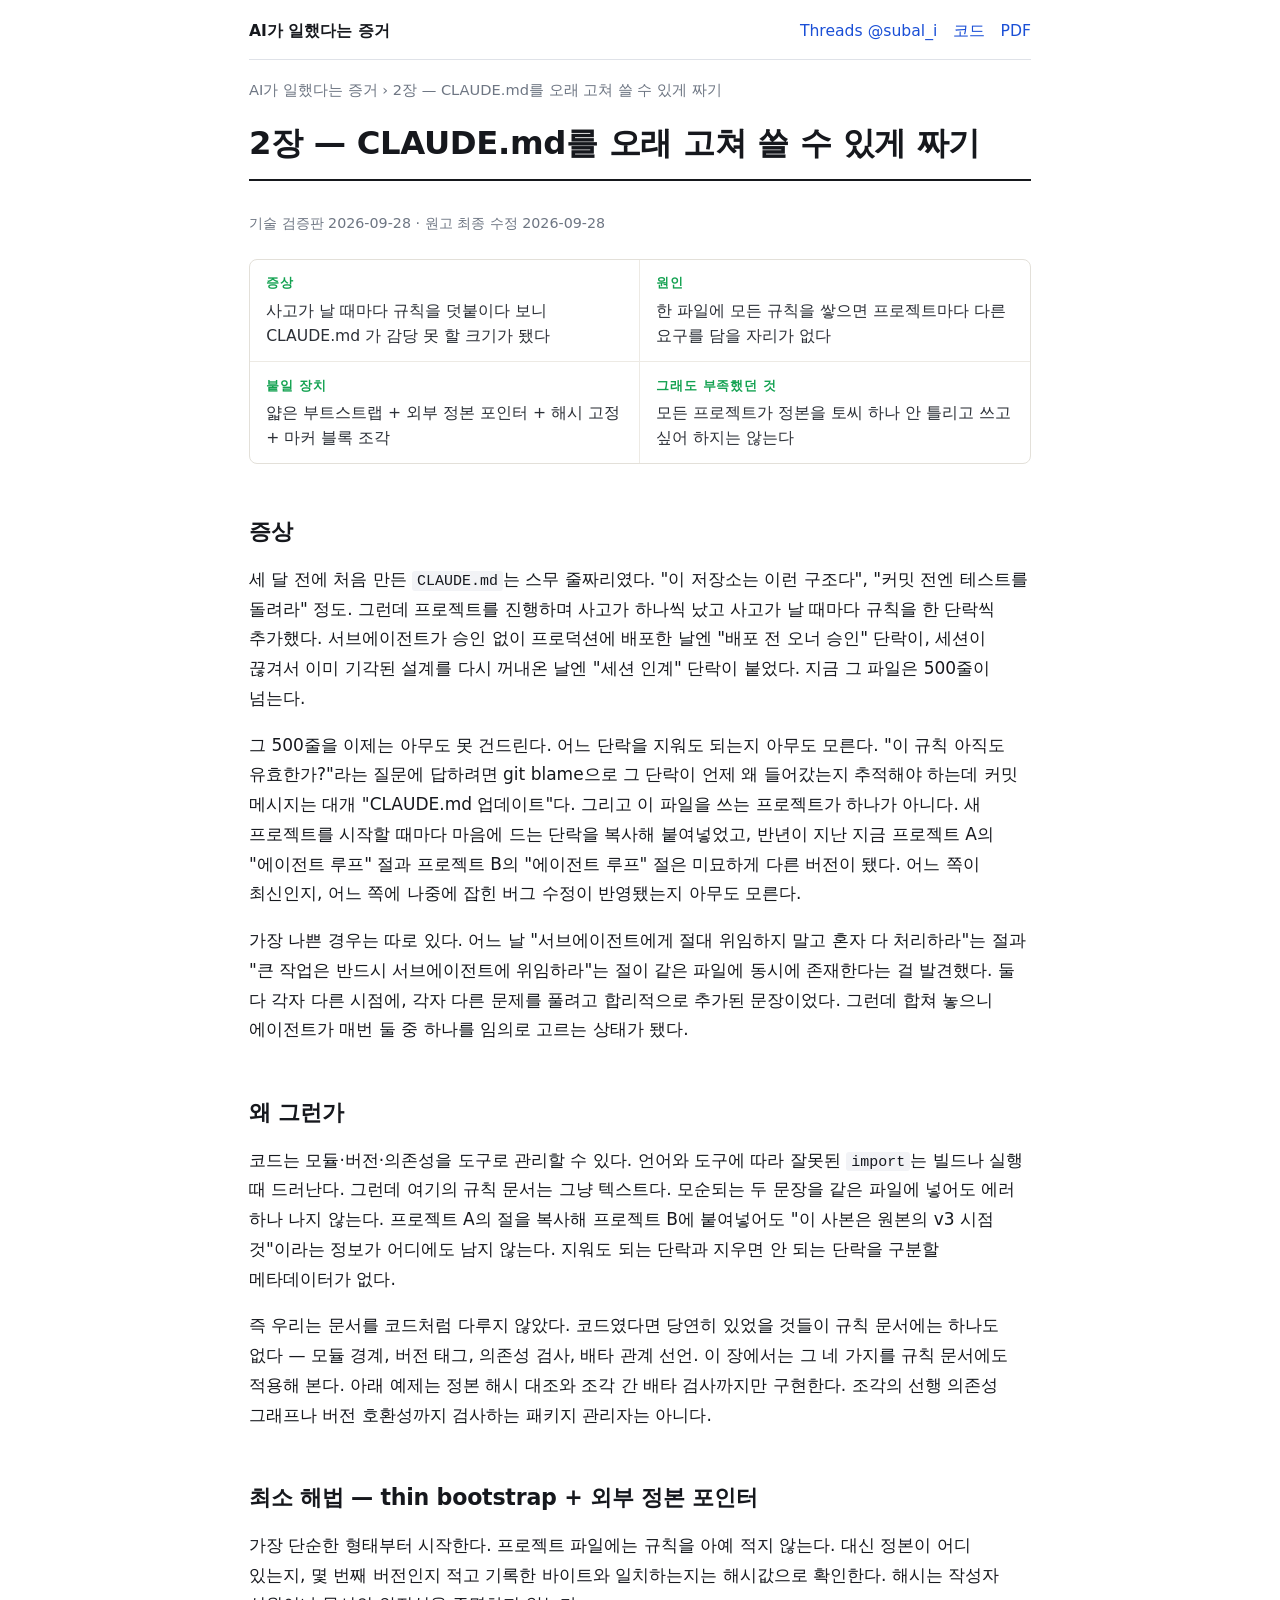
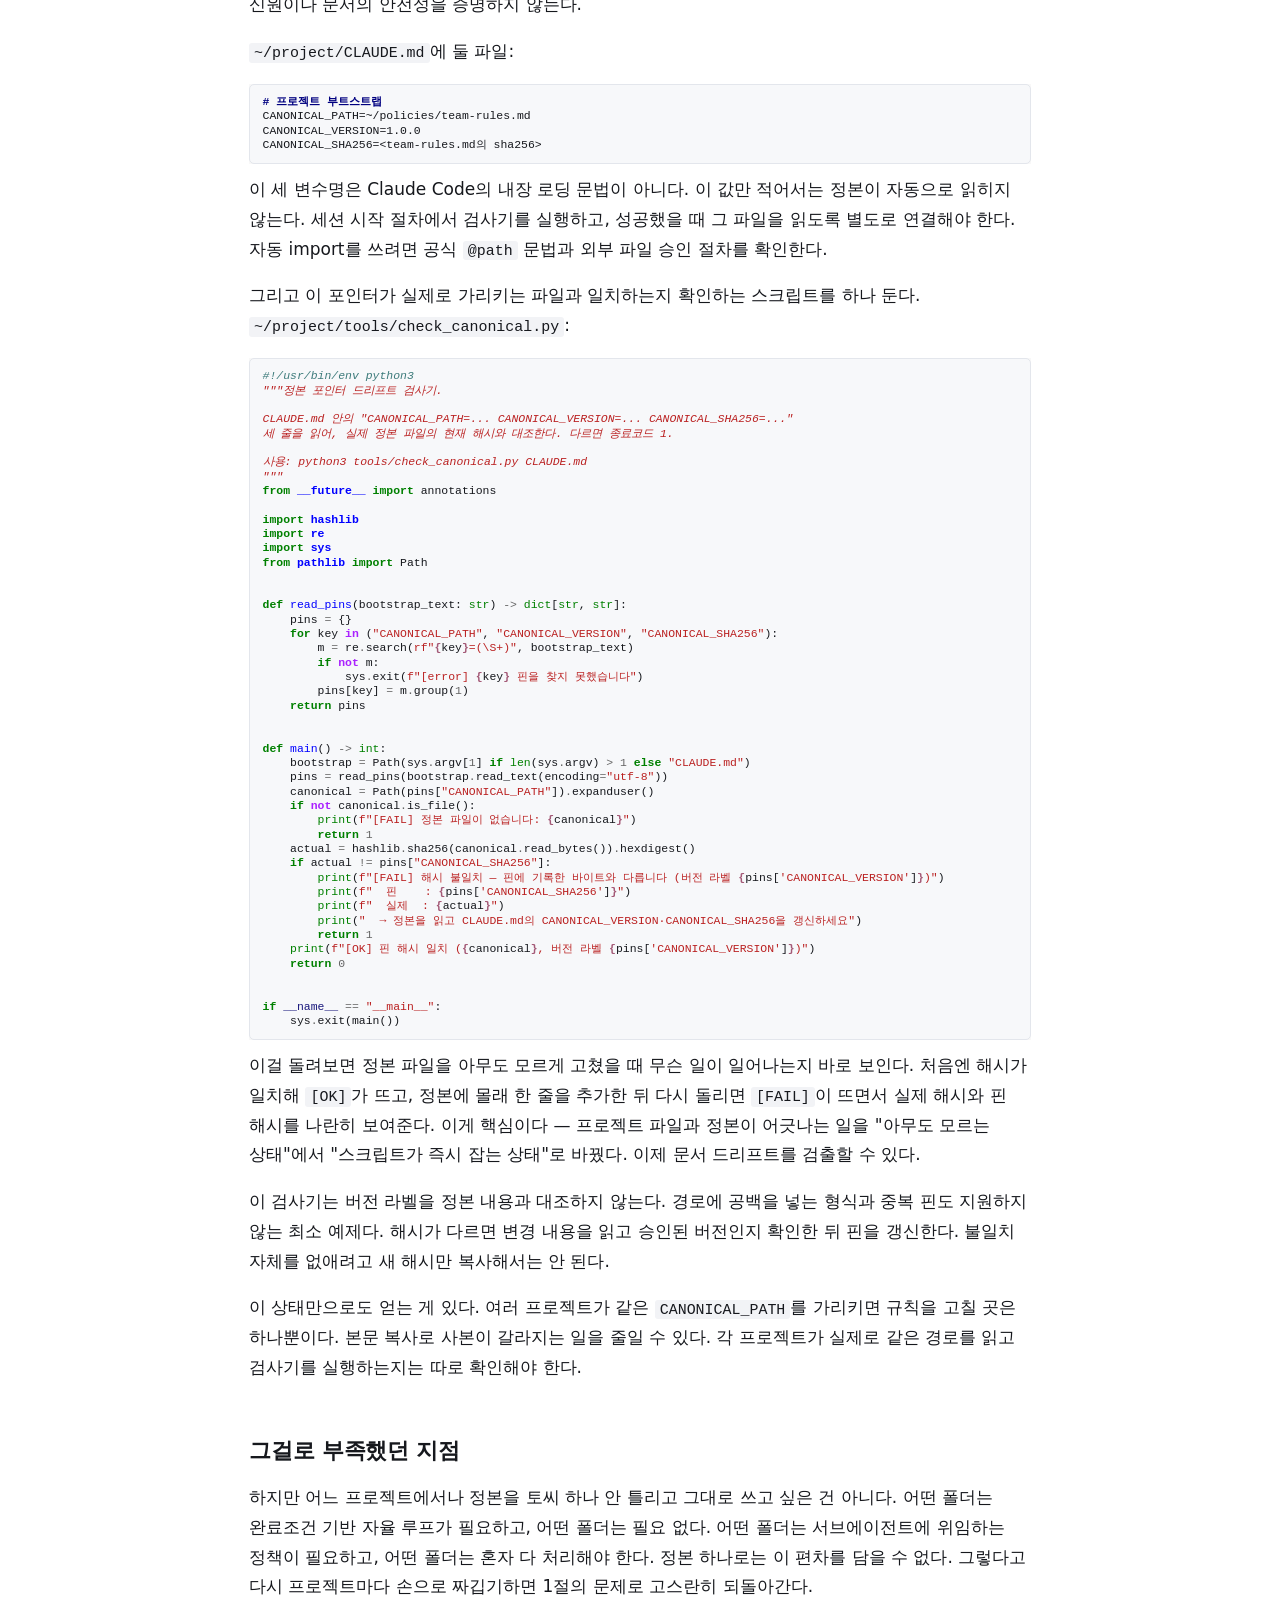
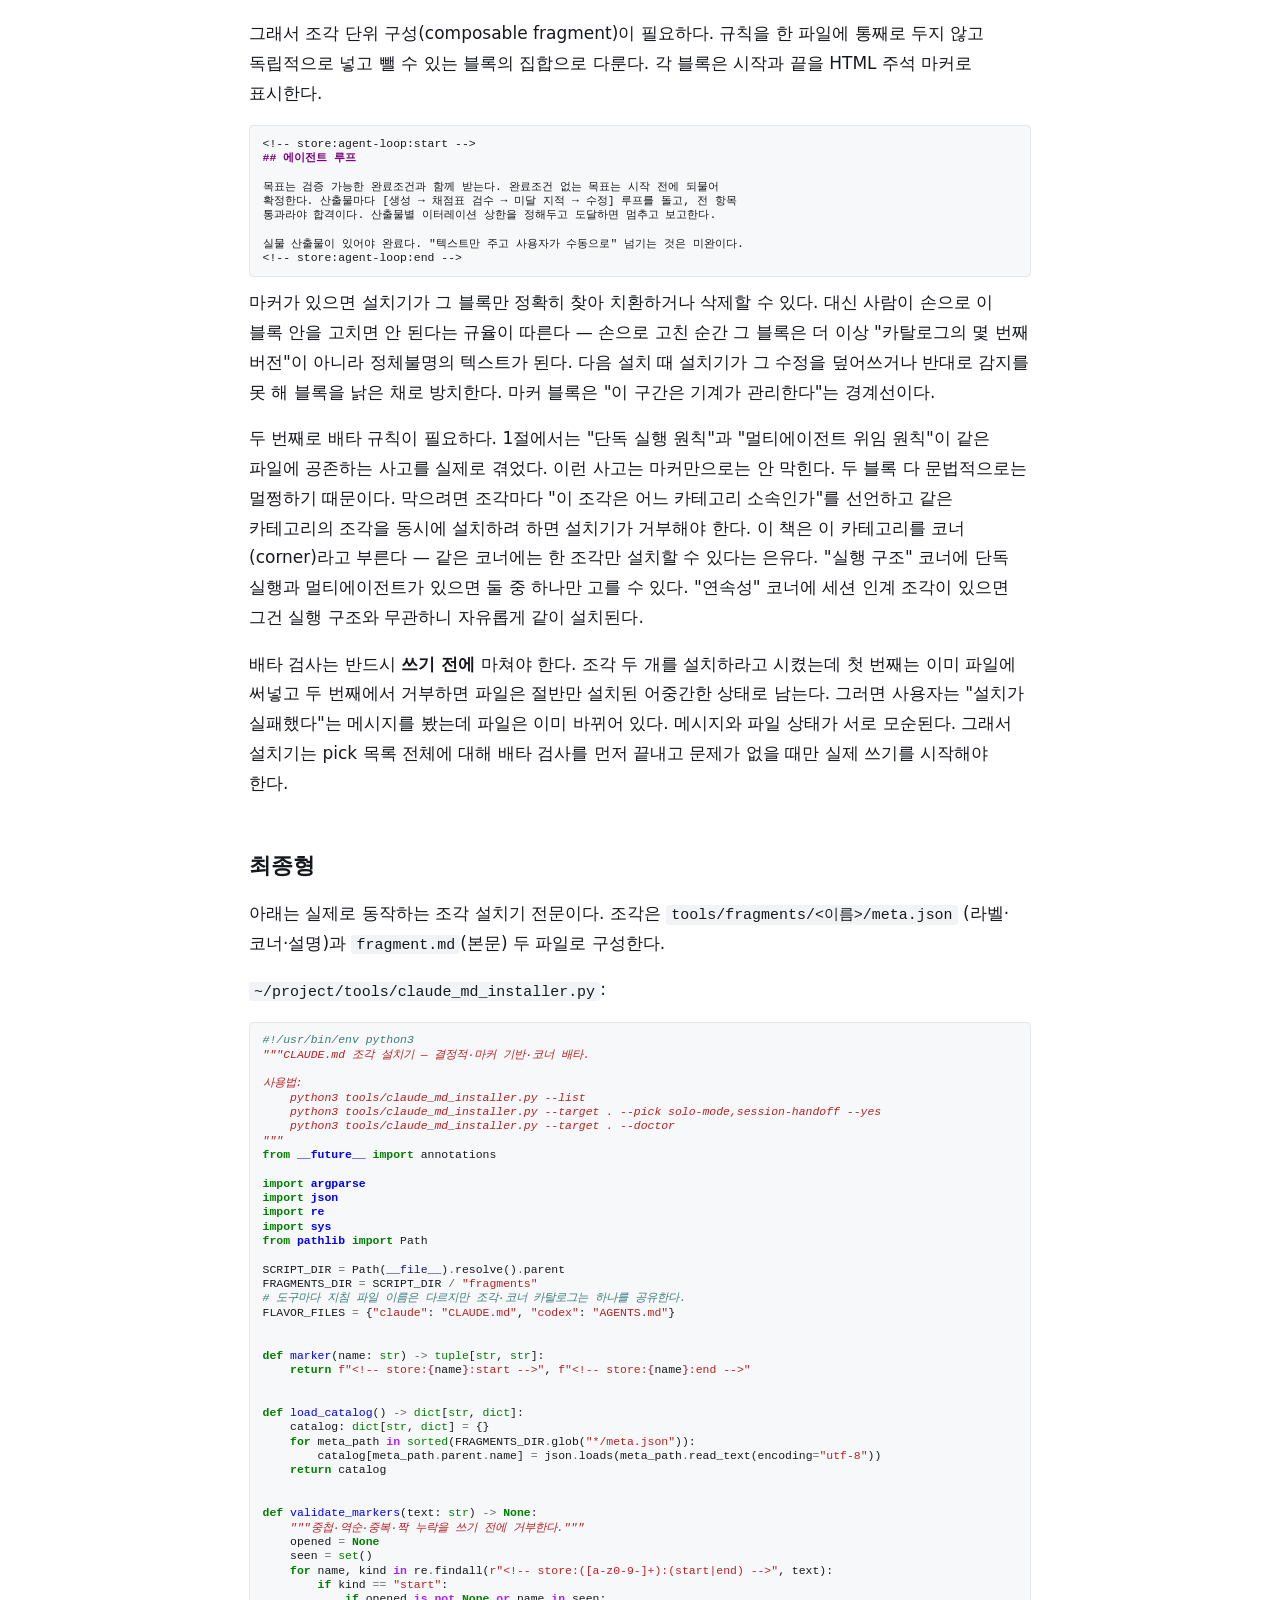
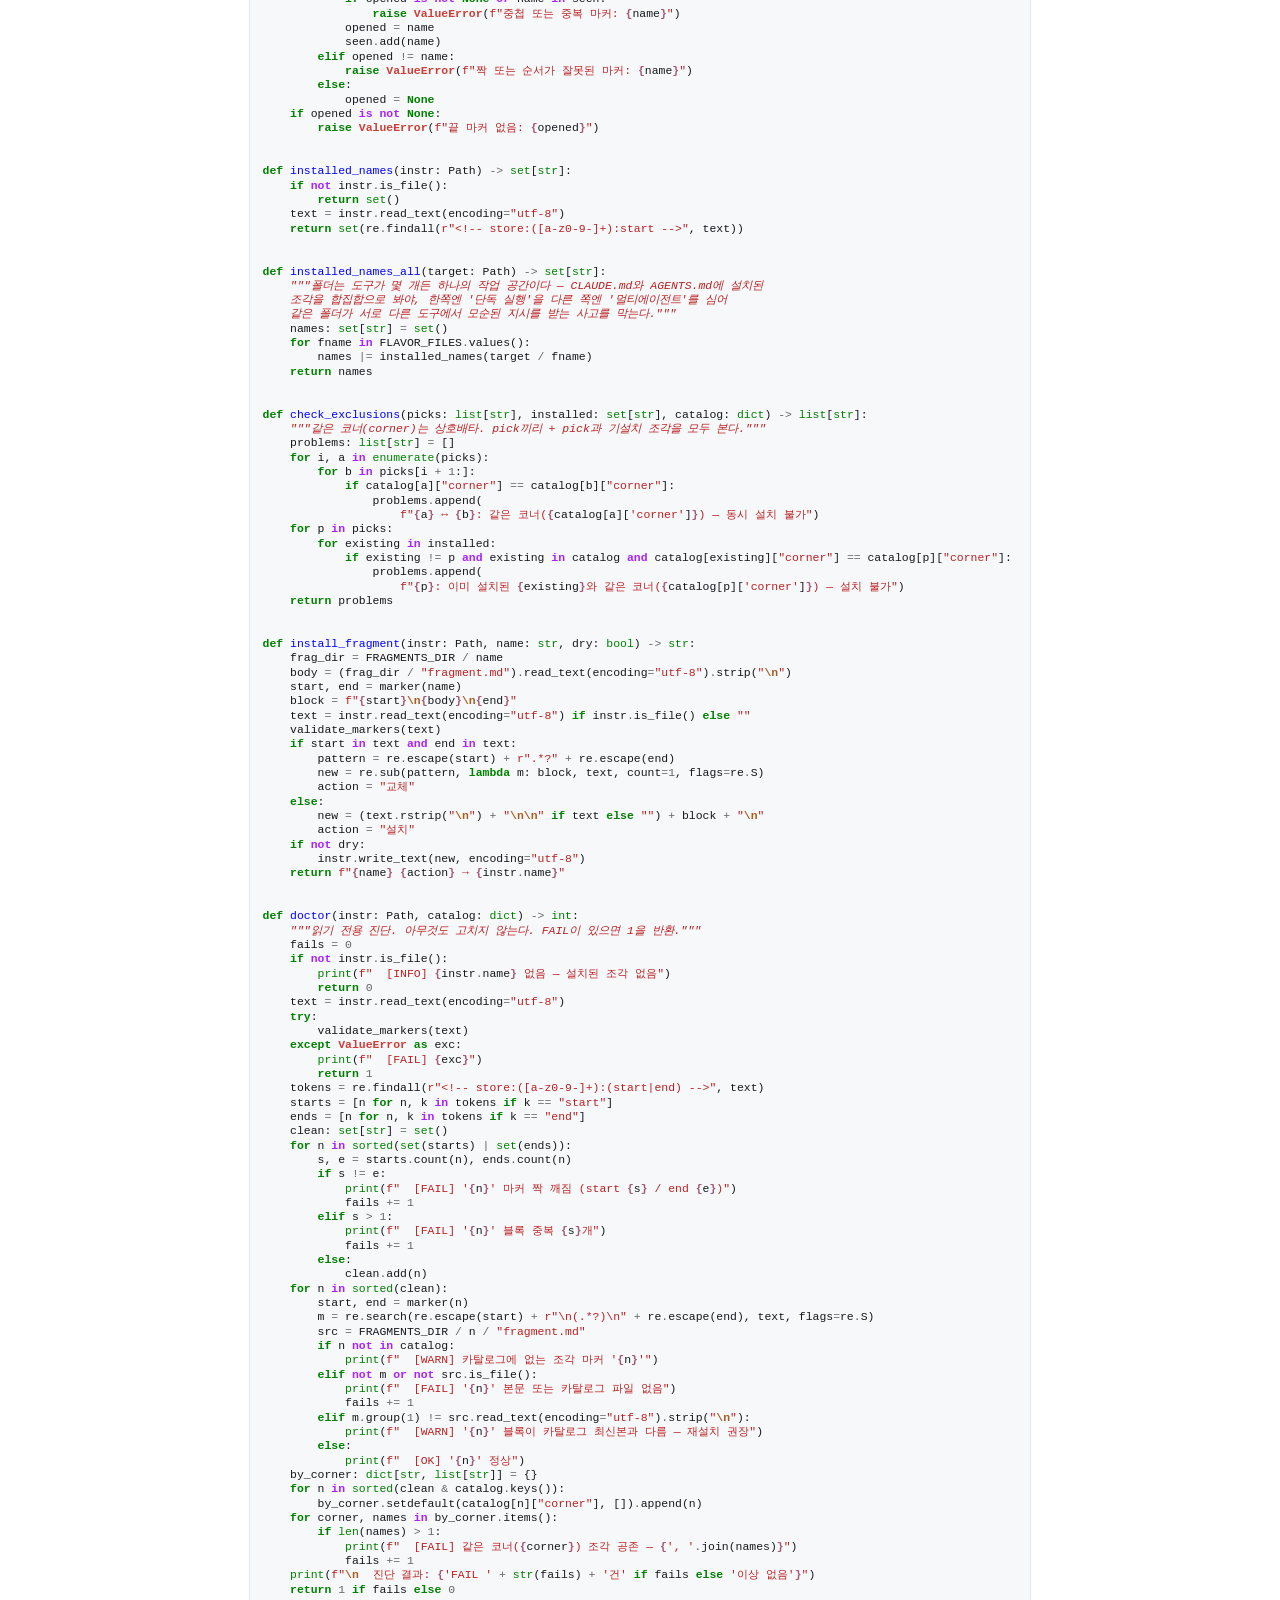
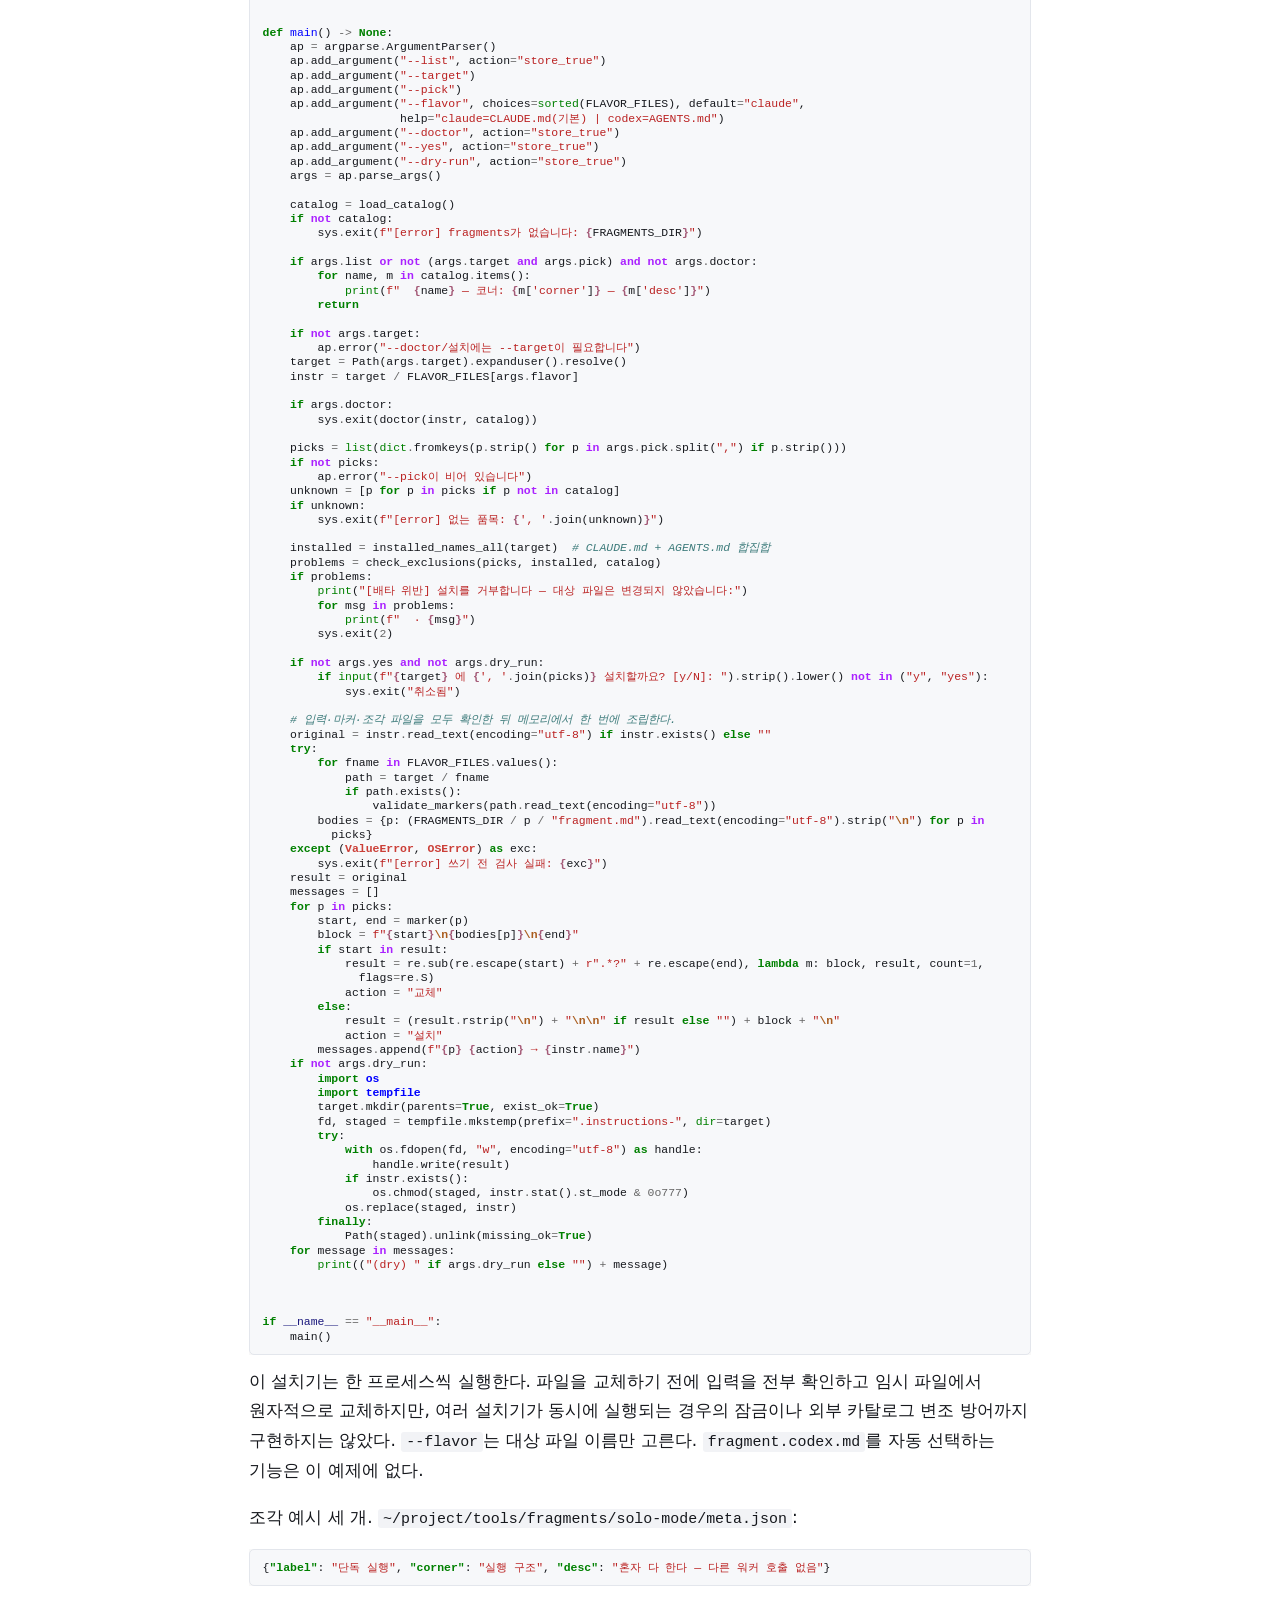
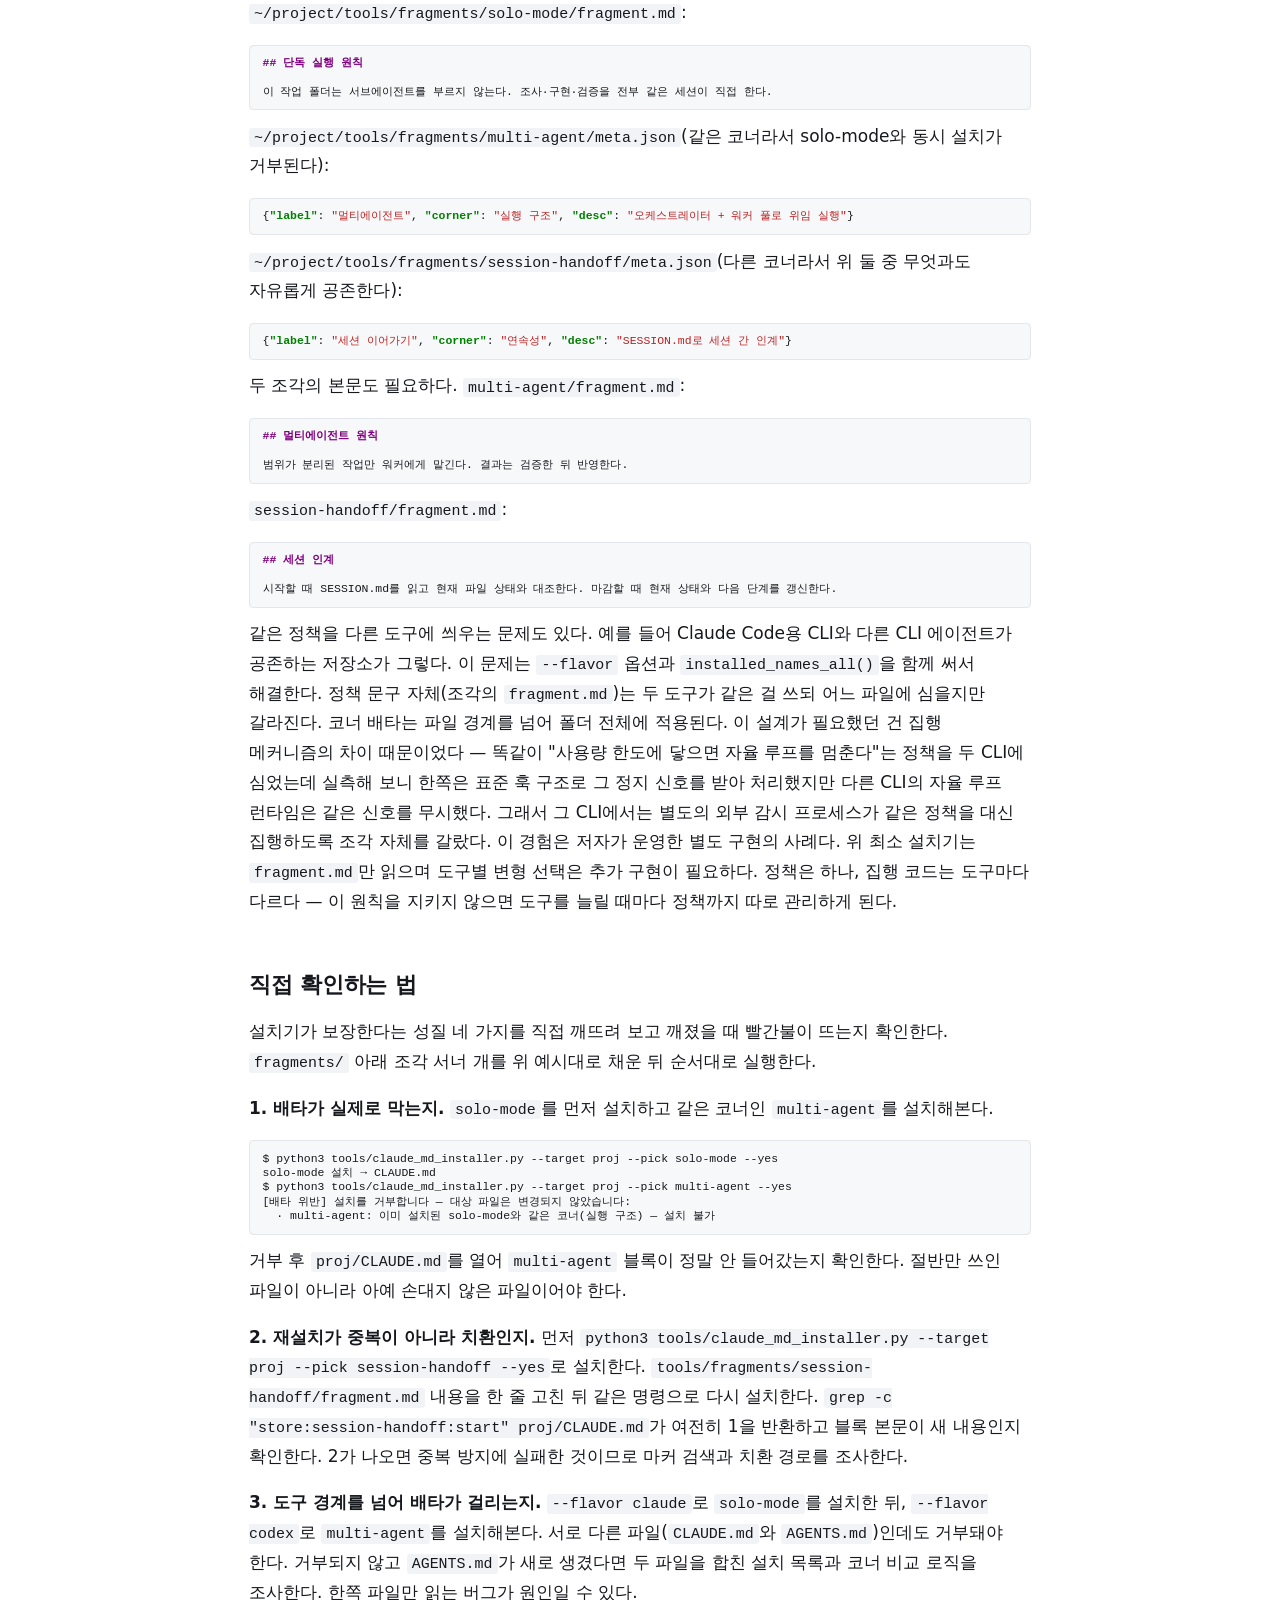
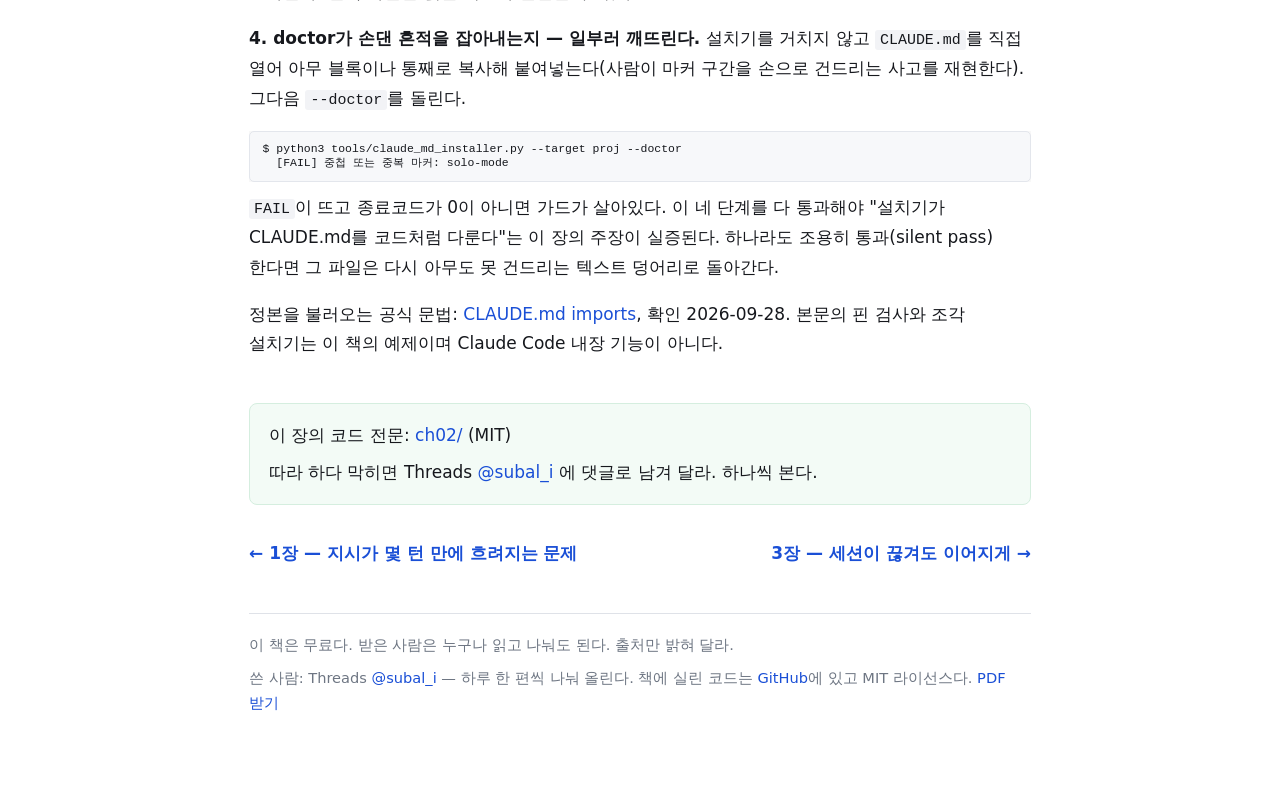
<file: docs/ch02-designing-claude-md/index.html>
<!doctype html>
<html lang="ko">
<head>
<meta charset="utf-8">
<meta name="viewport" content="width=device-width, initial-scale=1">
<title>2장 — CLAUDE.md를 오래 고쳐 쓸 수 있게 짜기 | AI가 일했다는 증거</title>
<meta name="description" content="사고가 날 때마다 규칙을 덧붙이다 보니 CLAUDE.md 가 감당 못 할 크기가 됐다. 붙일 장치: 얇은 부트스트랩 + 외부 정본 포인터 + 해시 고정 + 마커 블록 조각.">
<link rel="canonical" href="https://gforce10-design.github.io/ai-work-evidence/ch02-designing-claude-md/">
<meta property="og:type" content="article">
<meta property="og:site_name" content="AI가 일했다는 증거">
<meta property="og:title" content="2장 — CLAUDE.md를 오래 고쳐 쓸 수 있게 짜기 | AI가 일했다는 증거">
<meta property="og:description" content="사고가 날 때마다 규칙을 덧붙이다 보니 CLAUDE.md 가 감당 못 할 크기가 됐다. 붙일 장치: 얇은 부트스트랩 + 외부 정본 포인터 + 해시 고정 + 마커 블록 조각.">
<meta property="og:url" content="https://gforce10-design.github.io/ai-work-evidence/ch02-designing-claude-md/">
<meta property="og:image" content="https://gforce10-design.github.io/ai-work-evidence/assets/og.png">
<meta property="og:locale" content="ko_KR">
<meta name="twitter:card" content="summary_large_image">
<link rel="sitemap" type="application/xml" href="https://gforce10-design.github.io/ai-work-evidence/sitemap.xml">
<link rel="stylesheet" href="../assets/style.css">
<script type="application/ld+json">{"@context": "https://schema.org", "@graph": [{"@type": "Article", "@id": "https://gforce10-design.github.io/ai-work-evidence/ch02-designing-claude-md/#article", "headline": "2장 — CLAUDE.md를 오래 고쳐 쓸 수 있게 짜기", "description": "사고가 날 때마다 규칙을 덧붙이다 보니 CLAUDE.md 가 감당 못 할 크기가 됐다. 붙일 장치: 얇은 부트스트랩 + 외부 정본 포인터 + 해시 고정 + 마커 블록 조각.", "inLanguage": "ko", "mainEntityOfPage": "https://gforce10-design.github.io/ai-work-evidence/ch02-designing-claude-md/", "isAccessibleForFree": true, "image": "https://gforce10-design.github.io/ai-work-evidence/assets/og.png", "isPartOf": {"@type": "Book", "@id": "https://gforce10-design.github.io/ai-work-evidence/#book", "name": "AI가 일했다는 증거", "url": "https://gforce10-design.github.io/ai-work-evidence/"}, "author": {"@type": "Person", "@id": "https://gforce10-design.github.io/ai-work-evidence/#author", "name": "subal_i", "url": "https://www.threads.com/@subal_i", "sameAs": ["https://www.threads.com/@subal_i", "https://github.com/Gforce10-design"]}, "datePublished": "2026-09-28", "dateModified": "2026-09-28"}, {"@type": "BreadcrumbList", "itemListElement": [{"@type": "ListItem", "position": 1, "name": "AI가 일했다는 증거", "item": "https://gforce10-design.github.io/ai-work-evidence/"}, {"@type": "ListItem", "position": 2, "name": "2장 — CLAUDE.md를 오래 고쳐 쓸 수 있게 짜기", "item": "https://gforce10-design.github.io/ai-work-evidence/ch02-designing-claude-md/"}]}]}</script>
</head>
<body>
<header class="site"><a class="name" href="../">AI가 일했다는 증거</a><nav><a href="https://www.threads.com/@subal_i">Threads @subal_i</a><a href="https://github.com/Gforce10-design/ai-work-evidence">코드</a><a href="https://github.com/Gforce10-design/ai-work-evidence/releases/latest">PDF</a></nav></header>
<nav class="crumb" aria-label="위치"><a href="../">AI가 일했다는 증거</a> › 2장 — CLAUDE.md를 오래 고쳐 쓸 수 있게 짜기</nav>
<main>
<article>
<h1 id="2-claudemd">2장 — CLAUDE.md를 오래 고쳐 쓸 수 있게 짜기</h1>
<p class="stamp">기술 검증판 2026-09-28 · 원고 최종 수정 2026-09-28</p>
<div class="brief"><div><dt>증상</dt><dd>사고가 날 때마다 규칙을 덧붙이다 보니 CLAUDE.md 가 감당 못 할 크기가 됐다</dd></div><div><dt>원인</dt><dd>한 파일에 모든 규칙을 쌓으면 프로젝트마다 다른 요구를 담을 자리가 없다</dd></div><div><dt>붙일 장치</dt><dd>얇은 부트스트랩 + 외부 정본 포인터 + 해시 고정 + 마커 블록 조각</dd></div><div><dt>그래도 부족했던 것</dt><dd>모든 프로젝트가 정본을 토씨 하나 안 틀리고 쓰고 싶어 하지는 않는다</dd></div></div>

<h2 id="_1">증상</h2>
<p>세 달 전에 처음 만든 <code>CLAUDE.md</code>는 스무 줄짜리였다. "이 저장소는 이런 구조다", "커밋
전엔 테스트를 돌려라" 정도. 그런데 프로젝트를 진행하며 사고가 하나씩 났고 사고가 날
때마다 규칙을 한 단락씩 추가했다. 서브에이전트가 승인 없이 프로덕션에 배포한 날엔
"배포 전 오너 승인" 단락이, 세션이 끊겨서 이미 기각된 설계를 다시 꺼내온 날엔 "세션
인계" 단락이 붙었다. 지금 그 파일은 500줄이 넘는다.</p>
<p>그 500줄을 이제는 아무도 못 건드린다. 어느 단락을 지워도 되는지 아무도 모른다.
"이 규칙 아직도 유효한가?"라는 질문에 답하려면 git blame으로 그 단락이 언제 왜
들어갔는지 추적해야 하는데 커밋 메시지는 대개 "CLAUDE.md 업데이트"다. 그리고 이 파일을
쓰는 프로젝트가 하나가 아니다. 새 프로젝트를 시작할 때마다 마음에 드는 단락을 복사해
붙여넣었고, 반년이 지난 지금 프로젝트 A의 "에이전트 루프" 절과 프로젝트 B의 "에이전트
루프" 절은 미묘하게 다른 버전이 됐다. 어느 쪽이 최신인지, 어느 쪽에 나중에 잡힌 버그
수정이 반영됐는지 아무도 모른다.</p>
<p>가장 나쁜 경우는 따로 있다. 어느 날 "서브에이전트에게 절대 위임하지 말고 혼자 다
처리하라"는 절과 "큰 작업은 반드시 서브에이전트에 위임하라"는 절이 같은 파일에
동시에 존재한다는 걸 발견했다. 둘 다 각자 다른 시점에, 각자 다른 문제를 풀려고
합리적으로 추가된 문장이었다. 그런데 합쳐 놓으니 에이전트가 매번 둘 중 하나를 임의로
고르는 상태가 됐다.</p>
<h2 id="_2">왜 그런가</h2>
<p>코드는 모듈·버전·의존성을 도구로 관리할 수 있다. 언어와 도구에 따라 잘못된 <code>import</code>는 빌드나 실행 때 드러난다. 그런데 여기의 규칙 문서는 그냥 텍스트다. 모순되는 두 문장을
같은 파일에 넣어도 에러 하나 나지 않는다. 프로젝트 A의 절을 복사해 프로젝트 B에
붙여넣어도 "이 사본은 원본의 v3 시점 것"이라는 정보가 어디에도 남지 않는다. 지워도 되는
단락과 지우면 안 되는 단락을 구분할 메타데이터가 없다.</p>
<p>즉 우리는 문서를 코드처럼 다루지 않았다. 코드였다면 당연히 있었을 것들이 규칙 문서에는
하나도 없다 — 모듈 경계, 버전 태그, 의존성 검사, 배타 관계 선언. 이 장에서는 그 네 가지를
규칙 문서에도 적용해 본다. 아래 예제는 정본 해시 대조와 조각 간 배타 검사까지만 구현한다. 조각의 선행 의존성 그래프나 버전 호환성까지 검사하는 패키지 관리자는 아니다.</p>
<h2 id="thin-bootstrap">최소 해법 — thin bootstrap + 외부 정본 포인터</h2>
<p>가장 단순한 형태부터 시작한다. 프로젝트 파일에는 규칙을 아예 적지 않는다. 대신 정본이
어디 있는지, 몇 번째 버전인지 적고 기록한 바이트와 일치하는지는 해시값으로 확인한다. 해시는 작성자 신원이나 문서의 안전성을 증명하지 않는다.</p>
<p><code>~/project/CLAUDE.md</code>에 둘 파일:</p>
<div class="codehilite" style="background: #f8f8f8"><pre style="line-height: 125%;"><span></span><code><span id="ln-1" style="padding-left:2ch;text-indent:-2ch"><span style="color: #000080; font-weight: bold"># 프로젝트 부트스트랩</span>
</span><span id="ln-2" style="padding-left:2ch;text-indent:-2ch">CANONICAL_PATH=~/policies/team-rules.md
</span><span id="ln-3" style="padding-left:2ch;text-indent:-2ch">CANONICAL_VERSION=1.0.0
</span><span id="ln-4" style="padding-left:2ch;text-indent:-2ch">CANONICAL_SHA256=&lt;team-rules.md의 sha256&gt;
</span></code></pre></div>

<p>이 세 변수명은 Claude Code의 내장 로딩 문법이 아니다. 이 값만 적어서는 정본이 자동으로 읽히지 않는다. 세션 시작 절차에서 검사기를 실행하고, 성공했을 때 그 파일을 읽도록 별도로 연결해야 한다. 자동 import를 쓰려면 공식 <code>@path</code> 문법과 외부 파일 승인 절차를 확인한다.</p>
<p>그리고 이 포인터가 실제로 가리키는 파일과 일치하는지 확인하는 스크립트를 하나 둔다.
<code>~/project/tools/check_canonical.py</code>:</p>
<div class="codehilite" style="background: #f8f8f8"><pre style="line-height: 125%;"><span></span><code><span id="ln-1" style="padding-left:2ch;text-indent:-2ch"><span style="color: #3D7B7B; font-style: italic">#!/usr/bin/env python3</span>
</span><span id="ln-2" style="padding-left:2ch;text-indent:-2ch"><span style="color: #BA2121; font-style: italic">&quot;&quot;&quot;정본 포인터 드리프트 검사기.</span>
</span><span id="ln-3" style="padding-left:2ch;text-indent:-2ch">
</span><span id="ln-4" style="padding-left:2ch;text-indent:-2ch"><span style="color: #BA2121; font-style: italic">CLAUDE.md 안의 &quot;CANONICAL_PATH=... CANONICAL_VERSION=... CANONICAL_SHA256=...&quot;</span>
</span><span id="ln-5" style="padding-left:2ch;text-indent:-2ch"><span style="color: #BA2121; font-style: italic">세 줄을 읽어, 실제 정본 파일의 현재 해시와 대조한다. 다르면 종료코드 1.</span>
</span><span id="ln-6" style="padding-left:2ch;text-indent:-2ch">
</span><span id="ln-7" style="padding-left:2ch;text-indent:-2ch"><span style="color: #BA2121; font-style: italic">사용: python3 tools/check_canonical.py CLAUDE.md</span>
</span><span id="ln-8" style="padding-left:2ch;text-indent:-2ch"><span style="color: #BA2121; font-style: italic">&quot;&quot;&quot;</span>
</span><span id="ln-9" style="padding-left:2ch;text-indent:-2ch"><span style="color: #008000; font-weight: bold">from</span><span style="color: #BBB"> </span><span style="color: #00F; font-weight: bold">__future__</span><span style="color: #BBB"> </span><span style="color: #008000; font-weight: bold">import</span> annotations
</span><span id="ln-10" style="padding-left:2ch;text-indent:-2ch">
</span><span id="ln-11" style="padding-left:2ch;text-indent:-2ch"><span style="color: #008000; font-weight: bold">import</span><span style="color: #BBB"> </span><span style="color: #00F; font-weight: bold">hashlib</span>
</span><span id="ln-12" style="padding-left:2ch;text-indent:-2ch"><span style="color: #008000; font-weight: bold">import</span><span style="color: #BBB"> </span><span style="color: #00F; font-weight: bold">re</span>
</span><span id="ln-13" style="padding-left:2ch;text-indent:-2ch"><span style="color: #008000; font-weight: bold">import</span><span style="color: #BBB"> </span><span style="color: #00F; font-weight: bold">sys</span>
</span><span id="ln-14" style="padding-left:2ch;text-indent:-2ch"><span style="color: #008000; font-weight: bold">from</span><span style="color: #BBB"> </span><span style="color: #00F; font-weight: bold">pathlib</span><span style="color: #BBB"> </span><span style="color: #008000; font-weight: bold">import</span> Path
</span><span id="ln-15" style="padding-left:2ch;text-indent:-2ch">
</span><span id="ln-16" style="padding-left:2ch;text-indent:-2ch">
</span><span id="ln-17" style="padding-left:2ch;text-indent:-2ch"><span style="color: #008000; font-weight: bold">def</span><span style="color: #BBB"> </span><span style="color: #00F">read_pins</span>(bootstrap_text: <span style="color: #008000">str</span>) <span style="color: #666">-&gt;</span> <span style="color: #008000">dict</span>[<span style="color: #008000">str</span>, <span style="color: #008000">str</span>]:
</span><span id="ln-18" style="padding-left:6ch;text-indent:-6ch">    pins <span style="color: #666">=</span> {}
</span><span id="ln-19" style="padding-left:6ch;text-indent:-6ch">    <span style="color: #008000; font-weight: bold">for</span> key <span style="color: #A2F; font-weight: bold">in</span> (<span style="color: #BA2121">&quot;CANONICAL_PATH&quot;</span>, <span style="color: #BA2121">&quot;CANONICAL_VERSION&quot;</span>, <span style="color: #BA2121">&quot;CANONICAL_SHA256&quot;</span>):
</span><span id="ln-20" style="padding-left:10ch;text-indent:-10ch">        m <span style="color: #666">=</span> re<span style="color: #666">.</span>search(<span style="color: #BA2121">rf&quot;</span><span style="color: #A45A77; font-weight: bold">{</span>key<span style="color: #A45A77; font-weight: bold">}</span><span style="color: #BA2121">=(\S+)&quot;</span>, bootstrap_text)
</span><span id="ln-21" style="padding-left:10ch;text-indent:-10ch">        <span style="color: #008000; font-weight: bold">if</span> <span style="color: #A2F; font-weight: bold">not</span> m:
</span><span id="ln-22" style="padding-left:14ch;text-indent:-14ch">            sys<span style="color: #666">.</span>exit(<span style="color: #BA2121">f&quot;[error] </span><span style="color: #A45A77; font-weight: bold">{</span>key<span style="color: #A45A77; font-weight: bold">}</span><span style="color: #BA2121"> 핀을 찾지 못했습니다&quot;</span>)
</span><span id="ln-23" style="padding-left:10ch;text-indent:-10ch">        pins[key] <span style="color: #666">=</span> m<span style="color: #666">.</span>group(<span style="color: #666">1</span>)
</span><span id="ln-24" style="padding-left:6ch;text-indent:-6ch">    <span style="color: #008000; font-weight: bold">return</span> pins
</span><span id="ln-25" style="padding-left:2ch;text-indent:-2ch">
</span><span id="ln-26" style="padding-left:2ch;text-indent:-2ch">
</span><span id="ln-27" style="padding-left:2ch;text-indent:-2ch"><span style="color: #008000; font-weight: bold">def</span><span style="color: #BBB"> </span><span style="color: #00F">main</span>() <span style="color: #666">-&gt;</span> <span style="color: #008000">int</span>:
</span><span id="ln-28" style="padding-left:6ch;text-indent:-6ch">    bootstrap <span style="color: #666">=</span> Path(sys<span style="color: #666">.</span>argv[<span style="color: #666">1</span>] <span style="color: #008000; font-weight: bold">if</span> <span style="color: #008000">len</span>(sys<span style="color: #666">.</span>argv) <span style="color: #666">&gt;</span> <span style="color: #666">1</span> <span style="color: #008000; font-weight: bold">else</span> <span style="color: #BA2121">&quot;CLAUDE.md&quot;</span>)
</span><span id="ln-29" style="padding-left:6ch;text-indent:-6ch">    pins <span style="color: #666">=</span> read_pins(bootstrap<span style="color: #666">.</span>read_text(encoding<span style="color: #666">=</span><span style="color: #BA2121">&quot;utf-8&quot;</span>))
</span><span id="ln-30" style="padding-left:6ch;text-indent:-6ch">    canonical <span style="color: #666">=</span> Path(pins[<span style="color: #BA2121">&quot;CANONICAL_PATH&quot;</span>])<span style="color: #666">.</span>expanduser()
</span><span id="ln-31" style="padding-left:6ch;text-indent:-6ch">    <span style="color: #008000; font-weight: bold">if</span> <span style="color: #A2F; font-weight: bold">not</span> canonical<span style="color: #666">.</span>is_file():
</span><span id="ln-32" style="padding-left:10ch;text-indent:-10ch">        <span style="color: #008000">print</span>(<span style="color: #BA2121">f&quot;[FAIL] 정본 파일이 없습니다: </span><span style="color: #A45A77; font-weight: bold">{</span>canonical<span style="color: #A45A77; font-weight: bold">}</span><span style="color: #BA2121">&quot;</span>)
</span><span id="ln-33" style="padding-left:10ch;text-indent:-10ch">        <span style="color: #008000; font-weight: bold">return</span> <span style="color: #666">1</span>
</span><span id="ln-34" style="padding-left:6ch;text-indent:-6ch">    actual <span style="color: #666">=</span> hashlib<span style="color: #666">.</span>sha256(canonical<span style="color: #666">.</span>read_bytes())<span style="color: #666">.</span>hexdigest()
</span><span id="ln-35" style="padding-left:6ch;text-indent:-6ch">    <span style="color: #008000; font-weight: bold">if</span> actual <span style="color: #666">!=</span> pins[<span style="color: #BA2121">&quot;CANONICAL_SHA256&quot;</span>]:
</span><span id="ln-36" style="padding-left:10ch;text-indent:-10ch">        <span style="color: #008000">print</span>(<span style="color: #BA2121">f&quot;[FAIL] 해시 불일치 — 핀에 기록한 바이트와 다릅니다 (버전 라벨 </span><span style="color: #A45A77; font-weight: bold">{</span>pins[<span style="color: #BA2121">&#39;CANONICAL_VERSION&#39;</span>]<span style="color: #A45A77; font-weight: bold">}</span><span style="color: #BA2121">)&quot;</span>)
</span><span id="ln-37" style="padding-left:10ch;text-indent:-10ch">        <span style="color: #008000">print</span>(<span style="color: #BA2121">f&quot;  핀    : </span><span style="color: #A45A77; font-weight: bold">{</span>pins[<span style="color: #BA2121">&#39;CANONICAL_SHA256&#39;</span>]<span style="color: #A45A77; font-weight: bold">}</span><span style="color: #BA2121">&quot;</span>)
</span><span id="ln-38" style="padding-left:10ch;text-indent:-10ch">        <span style="color: #008000">print</span>(<span style="color: #BA2121">f&quot;  실제  : </span><span style="color: #A45A77; font-weight: bold">{</span>actual<span style="color: #A45A77; font-weight: bold">}</span><span style="color: #BA2121">&quot;</span>)
</span><span id="ln-39" style="padding-left:10ch;text-indent:-10ch">        <span style="color: #008000">print</span>(<span style="color: #BA2121">&quot;  → 정본을 읽고 CLAUDE.md의 CANONICAL_VERSION·CANONICAL_SHA256을 갱신하세요&quot;</span>)
</span><span id="ln-40" style="padding-left:10ch;text-indent:-10ch">        <span style="color: #008000; font-weight: bold">return</span> <span style="color: #666">1</span>
</span><span id="ln-41" style="padding-left:6ch;text-indent:-6ch">    <span style="color: #008000">print</span>(<span style="color: #BA2121">f&quot;[OK] 핀 해시 일치 (</span><span style="color: #A45A77; font-weight: bold">{</span>canonical<span style="color: #A45A77; font-weight: bold">}</span><span style="color: #BA2121">, 버전 라벨 </span><span style="color: #A45A77; font-weight: bold">{</span>pins[<span style="color: #BA2121">&#39;CANONICAL_VERSION&#39;</span>]<span style="color: #A45A77; font-weight: bold">}</span><span style="color: #BA2121">)&quot;</span>)
</span><span id="ln-42" style="padding-left:6ch;text-indent:-6ch">    <span style="color: #008000; font-weight: bold">return</span> <span style="color: #666">0</span>
</span><span id="ln-43" style="padding-left:2ch;text-indent:-2ch">
</span><span id="ln-44" style="padding-left:2ch;text-indent:-2ch">
</span><span id="ln-45" style="padding-left:2ch;text-indent:-2ch"><span style="color: #008000; font-weight: bold">if</span> <span style="color: #19177C">__name__</span> <span style="color: #666">==</span> <span style="color: #BA2121">&quot;__main__&quot;</span>:
</span><span id="ln-46" style="padding-left:6ch;text-indent:-6ch">    sys<span style="color: #666">.</span>exit(main())
</span></code></pre></div>

<p>이걸 돌려보면 정본 파일을 아무도 모르게 고쳤을 때 무슨 일이 일어나는지 바로
보인다. 처음엔 해시가 일치해 <code>[OK]</code>가 뜨고, 정본에 몰래 한 줄을 추가한 뒤 다시 돌리면
<code>[FAIL]</code>이 뜨면서 실제 해시와 핀 해시를 나란히 보여준다. 이게 핵심이다 — 프로젝트
파일과 정본이 어긋나는 일을 "아무도 모르는 상태"에서 "스크립트가 즉시 잡는 상태"로
바꿨다. 이제 문서 드리프트를 검출할 수 있다.</p>
<p>이 검사기는 버전 라벨을 정본 내용과 대조하지 않는다. 경로에 공백을 넣는 형식과 중복 핀도 지원하지 않는 최소 예제다. 해시가 다르면 변경 내용을 읽고 승인된 버전인지 확인한 뒤 핀을 갱신한다. 불일치 자체를 없애려고 새 해시만 복사해서는 안 된다.</p>
<p>이 상태만으로도 얻는 게 있다. 여러 프로젝트가 같은 <code>CANONICAL_PATH</code>를 가리키면 규칙을
고칠 곳은 하나뿐이다. 본문 복사로 사본이 갈라지는 일을 줄일 수 있다. 각 프로젝트가 실제로 같은 경로를 읽고 검사기를 실행하는지는 따로 확인해야 한다.</p>
<h2 id="_3">그걸로 부족했던 지점</h2>
<p>하지만 어느 프로젝트에서나 정본을 토씨 하나 안 틀리고 그대로 쓰고 싶은 건 아니다.
어떤 폴더는 완료조건 기반 자율 루프가 필요하고, 어떤 폴더는 필요 없다. 어떤
폴더는 서브에이전트에 위임하는 정책이 필요하고, 어떤 폴더는 혼자 다 처리해야 한다.
정본 하나로는 이 편차를 담을 수 없다. 그렇다고 다시 프로젝트마다 손으로 짜깁기하면
1절의 문제로 고스란히 되돌아간다.</p>
<p>그래서 조각 단위 구성(composable fragment)이 필요하다. 규칙을 한 파일에 통째로 두지 않고
독립적으로 넣고 뺄 수 있는 블록의 집합으로 다룬다. 각 블록은 시작과 끝을 HTML 주석
마커로 표시한다.</p>
<div class="codehilite" style="background: #f8f8f8"><pre style="line-height: 125%;"><span></span><code><span id="ln-1" style="padding-left:2ch;text-indent:-2ch">&lt;!-- store:agent-loop:start --&gt;
</span><span id="ln-2" style="padding-left:2ch;text-indent:-2ch"><span style="color: #800080; font-weight: bold">## 에이전트 루프</span>
</span><span id="ln-3" style="padding-left:2ch;text-indent:-2ch">
</span><span id="ln-4" style="padding-left:2ch;text-indent:-2ch">목표는 검증 가능한 완료조건과 함께 받는다. 완료조건 없는 목표는 시작 전에 되물어
</span><span id="ln-5" style="padding-left:2ch;text-indent:-2ch">확정한다. 산출물마다 [생성 → 채점표 검수 → 미달 지적 → 수정] 루프를 돌고, 전 항목
</span><span id="ln-6" style="padding-left:2ch;text-indent:-2ch">통과라야 합격이다. 산출물별 이터레이션 상한을 정해두고 도달하면 멈추고 보고한다.
</span><span id="ln-7" style="padding-left:2ch;text-indent:-2ch">
</span><span id="ln-8" style="padding-left:2ch;text-indent:-2ch">실물 산출물이 있어야 완료다. &quot;텍스트만 주고 사용자가 수동으로&quot; 넘기는 것은 미완이다.
</span><span id="ln-9" style="padding-left:2ch;text-indent:-2ch">&lt;!-- store:agent-loop:end --&gt;
</span></code></pre></div>

<p>마커가 있으면 설치기가 그 블록만 정확히 찾아 치환하거나 삭제할 수 있다. 대신 사람이 손으로
이 블록 안을 고치면 안 된다는 규율이 따른다 — 손으로 고친 순간 그 블록은 더 이상
"카탈로그의 몇 번째 버전"이 아니라 정체불명의 텍스트가 된다. 다음 설치 때 설치기가 그
수정을 덮어쓰거나 반대로 감지를 못 해 블록을 낡은 채로 방치한다. 마커 블록은
"이 구간은 기계가 관리한다"는 경계선이다.</p>
<p>두 번째로 배타 규칙이 필요하다. 1절에서는 "단독 실행 원칙"과 "멀티에이전트 위임 원칙"이
같은 파일에 공존하는 사고를 실제로 겪었다. 이런 사고는 마커만으로는 안 막힌다.
두 블록 다 문법적으로는 멀쩡하기 때문이다. 막으려면 조각마다 "이 조각은 어느 카테고리
소속인가"를 선언하고 같은 카테고리의 조각을 동시에 설치하려 하면 설치기가 거부해야
한다. 이 책은 이 카테고리를 코너(corner)라고 부른다 — 같은 코너에는 한 조각만 설치할
수 있다는 은유다. "실행 구조" 코너에 단독 실행과 멀티에이전트가 있으면 둘 중 하나만
고를 수 있다. "연속성" 코너에 세션 인계 조각이 있으면 그건 실행 구조와 무관하니
자유롭게 같이 설치된다.</p>
<p>배타 검사는 반드시 <strong>쓰기 전에</strong> 마쳐야 한다. 조각 두 개를 설치하라고 시켰는데 첫
번째는 이미 파일에 써넣고 두 번째에서 거부하면 파일은 절반만 설치된 어중간한 상태로
남는다. 그러면 사용자는 "설치가 실패했다"는 메시지를 봤는데 파일은 이미 바뀌어 있다.
메시지와 파일 상태가 서로 모순된다. 그래서 설치기는 pick 목록 전체에 대해 배타 검사를
먼저 끝내고 문제가 없을 때만 실제 쓰기를 시작해야 한다.</p>
<h2 id="_4">최종형</h2>
<p>아래는 실제로 동작하는 조각 설치기 전문이다. 조각은 <code>tools/fragments/&lt;이름&gt;/meta.json</code>
(라벨·코너·설명)과 <code>fragment.md</code>(본문) 두 파일로 구성한다.</p>
<p><code>~/project/tools/claude_md_installer.py</code>:</p>
<div class="codehilite" style="background: #f8f8f8"><pre style="line-height: 125%;"><span></span><code><span id="ln-1" style="padding-left:2ch;text-indent:-2ch"><span style="color: #3D7B7B; font-style: italic">#!/usr/bin/env python3</span>
</span><span id="ln-2" style="padding-left:2ch;text-indent:-2ch"><span style="color: #BA2121; font-style: italic">&quot;&quot;&quot;CLAUDE.md 조각 설치기 — 결정적·마커 기반·코너 배타.</span>
</span><span id="ln-3" style="padding-left:2ch;text-indent:-2ch">
</span><span id="ln-4" style="padding-left:2ch;text-indent:-2ch"><span style="color: #BA2121; font-style: italic">사용법:</span>
</span><span id="ln-5" style="padding-left:6ch;text-indent:-6ch"><span style="color: #BA2121; font-style: italic">    python3 tools/claude_md_installer.py --list</span>
</span><span id="ln-6" style="padding-left:6ch;text-indent:-6ch"><span style="color: #BA2121; font-style: italic">    python3 tools/claude_md_installer.py --target . --pick solo-mode,session-handoff --yes</span>
</span><span id="ln-7" style="padding-left:6ch;text-indent:-6ch"><span style="color: #BA2121; font-style: italic">    python3 tools/claude_md_installer.py --target . --doctor</span>
</span><span id="ln-8" style="padding-left:2ch;text-indent:-2ch"><span style="color: #BA2121; font-style: italic">&quot;&quot;&quot;</span>
</span><span id="ln-9" style="padding-left:2ch;text-indent:-2ch"><span style="color: #008000; font-weight: bold">from</span><span style="color: #BBB"> </span><span style="color: #00F; font-weight: bold">__future__</span><span style="color: #BBB"> </span><span style="color: #008000; font-weight: bold">import</span> annotations
</span><span id="ln-10" style="padding-left:2ch;text-indent:-2ch">
</span><span id="ln-11" style="padding-left:2ch;text-indent:-2ch"><span style="color: #008000; font-weight: bold">import</span><span style="color: #BBB"> </span><span style="color: #00F; font-weight: bold">argparse</span>
</span><span id="ln-12" style="padding-left:2ch;text-indent:-2ch"><span style="color: #008000; font-weight: bold">import</span><span style="color: #BBB"> </span><span style="color: #00F; font-weight: bold">json</span>
</span><span id="ln-13" style="padding-left:2ch;text-indent:-2ch"><span style="color: #008000; font-weight: bold">import</span><span style="color: #BBB"> </span><span style="color: #00F; font-weight: bold">re</span>
</span><span id="ln-14" style="padding-left:2ch;text-indent:-2ch"><span style="color: #008000; font-weight: bold">import</span><span style="color: #BBB"> </span><span style="color: #00F; font-weight: bold">sys</span>
</span><span id="ln-15" style="padding-left:2ch;text-indent:-2ch"><span style="color: #008000; font-weight: bold">from</span><span style="color: #BBB"> </span><span style="color: #00F; font-weight: bold">pathlib</span><span style="color: #BBB"> </span><span style="color: #008000; font-weight: bold">import</span> Path
</span><span id="ln-16" style="padding-left:2ch;text-indent:-2ch">
</span><span id="ln-17" style="padding-left:2ch;text-indent:-2ch">SCRIPT_DIR <span style="color: #666">=</span> Path(<span style="color: #19177C">__file__</span>)<span style="color: #666">.</span>resolve()<span style="color: #666">.</span>parent
</span><span id="ln-18" style="padding-left:2ch;text-indent:-2ch">FRAGMENTS_DIR <span style="color: #666">=</span> SCRIPT_DIR <span style="color: #666">/</span> <span style="color: #BA2121">&quot;fragments&quot;</span>
</span><span id="ln-19" style="padding-left:2ch;text-indent:-2ch"><span style="color: #3D7B7B; font-style: italic"># 도구마다 지침 파일 이름은 다르지만 조각·코너 카탈로그는 하나를 공유한다.</span>
</span><span id="ln-20" style="padding-left:2ch;text-indent:-2ch">FLAVOR_FILES <span style="color: #666">=</span> {<span style="color: #BA2121">&quot;claude&quot;</span>: <span style="color: #BA2121">&quot;CLAUDE.md&quot;</span>, <span style="color: #BA2121">&quot;codex&quot;</span>: <span style="color: #BA2121">&quot;AGENTS.md&quot;</span>}
</span><span id="ln-21" style="padding-left:2ch;text-indent:-2ch">
</span><span id="ln-22" style="padding-left:2ch;text-indent:-2ch">
</span><span id="ln-23" style="padding-left:2ch;text-indent:-2ch"><span style="color: #008000; font-weight: bold">def</span><span style="color: #BBB"> </span><span style="color: #00F">marker</span>(name: <span style="color: #008000">str</span>) <span style="color: #666">-&gt;</span> <span style="color: #008000">tuple</span>[<span style="color: #008000">str</span>, <span style="color: #008000">str</span>]:
</span><span id="ln-24" style="padding-left:6ch;text-indent:-6ch">    <span style="color: #008000; font-weight: bold">return</span> <span style="color: #BA2121">f&quot;&lt;!-- store:</span><span style="color: #A45A77; font-weight: bold">{</span>name<span style="color: #A45A77; font-weight: bold">}</span><span style="color: #BA2121">:start --&gt;&quot;</span>, <span style="color: #BA2121">f&quot;&lt;!-- store:</span><span style="color: #A45A77; font-weight: bold">{</span>name<span style="color: #A45A77; font-weight: bold">}</span><span style="color: #BA2121">:end --&gt;&quot;</span>
</span><span id="ln-25" style="padding-left:2ch;text-indent:-2ch">
</span><span id="ln-26" style="padding-left:2ch;text-indent:-2ch">
</span><span id="ln-27" style="padding-left:2ch;text-indent:-2ch"><span style="color: #008000; font-weight: bold">def</span><span style="color: #BBB"> </span><span style="color: #00F">load_catalog</span>() <span style="color: #666">-&gt;</span> <span style="color: #008000">dict</span>[<span style="color: #008000">str</span>, <span style="color: #008000">dict</span>]:
</span><span id="ln-28" style="padding-left:6ch;text-indent:-6ch">    catalog: <span style="color: #008000">dict</span>[<span style="color: #008000">str</span>, <span style="color: #008000">dict</span>] <span style="color: #666">=</span> {}
</span><span id="ln-29" style="padding-left:6ch;text-indent:-6ch">    <span style="color: #008000; font-weight: bold">for</span> meta_path <span style="color: #A2F; font-weight: bold">in</span> <span style="color: #008000">sorted</span>(FRAGMENTS_DIR<span style="color: #666">.</span>glob(<span style="color: #BA2121">&quot;*/meta.json&quot;</span>)):
</span><span id="ln-30" style="padding-left:10ch;text-indent:-10ch">        catalog[meta_path<span style="color: #666">.</span>parent<span style="color: #666">.</span>name] <span style="color: #666">=</span> json<span style="color: #666">.</span>loads(meta_path<span style="color: #666">.</span>read_text(encoding<span style="color: #666">=</span><span style="color: #BA2121">&quot;utf-8&quot;</span>))
</span><span id="ln-31" style="padding-left:6ch;text-indent:-6ch">    <span style="color: #008000; font-weight: bold">return</span> catalog
</span><span id="ln-32" style="padding-left:2ch;text-indent:-2ch">
</span><span id="ln-33" style="padding-left:2ch;text-indent:-2ch">
</span><span id="ln-34" style="padding-left:2ch;text-indent:-2ch"><span style="color: #008000; font-weight: bold">def</span><span style="color: #BBB"> </span><span style="color: #00F">validate_markers</span>(text: <span style="color: #008000">str</span>) <span style="color: #666">-&gt;</span> <span style="color: #008000; font-weight: bold">None</span>:
</span><span id="ln-35" style="padding-left:6ch;text-indent:-6ch"><span style="color: #BBB">    </span><span style="color: #BA2121; font-style: italic">&quot;&quot;&quot;중첩·역순·중복·짝 누락을 쓰기 전에 거부한다.&quot;&quot;&quot;</span>
</span><span id="ln-36" style="padding-left:6ch;text-indent:-6ch">    opened <span style="color: #666">=</span> <span style="color: #008000; font-weight: bold">None</span>
</span><span id="ln-37" style="padding-left:6ch;text-indent:-6ch">    seen <span style="color: #666">=</span> <span style="color: #008000">set</span>()
</span><span id="ln-38" style="padding-left:6ch;text-indent:-6ch">    <span style="color: #008000; font-weight: bold">for</span> name, kind <span style="color: #A2F; font-weight: bold">in</span> re<span style="color: #666">.</span>findall(<span style="color: #BA2121">r&quot;&lt;!-- store:([a-z0-9-]+):(start|end) --&gt;&quot;</span>, text):
</span><span id="ln-39" style="padding-left:10ch;text-indent:-10ch">        <span style="color: #008000; font-weight: bold">if</span> kind <span style="color: #666">==</span> <span style="color: #BA2121">&quot;start&quot;</span>:
</span><span id="ln-40" style="padding-left:14ch;text-indent:-14ch">            <span style="color: #008000; font-weight: bold">if</span> opened <span style="color: #A2F; font-weight: bold">is</span> <span style="color: #A2F; font-weight: bold">not</span> <span style="color: #008000; font-weight: bold">None</span> <span style="color: #A2F; font-weight: bold">or</span> name <span style="color: #A2F; font-weight: bold">in</span> seen:
</span><span id="ln-41" style="padding-left:18ch;text-indent:-18ch">                <span style="color: #008000; font-weight: bold">raise</span> <span style="color: #CB3F38; font-weight: bold">ValueError</span>(<span style="color: #BA2121">f&quot;중첩 또는 중복 마커: </span><span style="color: #A45A77; font-weight: bold">{</span>name<span style="color: #A45A77; font-weight: bold">}</span><span style="color: #BA2121">&quot;</span>)
</span><span id="ln-42" style="padding-left:14ch;text-indent:-14ch">            opened <span style="color: #666">=</span> name
</span><span id="ln-43" style="padding-left:14ch;text-indent:-14ch">            seen<span style="color: #666">.</span>add(name)
</span><span id="ln-44" style="padding-left:10ch;text-indent:-10ch">        <span style="color: #008000; font-weight: bold">elif</span> opened <span style="color: #666">!=</span> name:
</span><span id="ln-45" style="padding-left:14ch;text-indent:-14ch">            <span style="color: #008000; font-weight: bold">raise</span> <span style="color: #CB3F38; font-weight: bold">ValueError</span>(<span style="color: #BA2121">f&quot;짝 또는 순서가 잘못된 마커: </span><span style="color: #A45A77; font-weight: bold">{</span>name<span style="color: #A45A77; font-weight: bold">}</span><span style="color: #BA2121">&quot;</span>)
</span><span id="ln-46" style="padding-left:10ch;text-indent:-10ch">        <span style="color: #008000; font-weight: bold">else</span>:
</span><span id="ln-47" style="padding-left:14ch;text-indent:-14ch">            opened <span style="color: #666">=</span> <span style="color: #008000; font-weight: bold">None</span>
</span><span id="ln-48" style="padding-left:6ch;text-indent:-6ch">    <span style="color: #008000; font-weight: bold">if</span> opened <span style="color: #A2F; font-weight: bold">is</span> <span style="color: #A2F; font-weight: bold">not</span> <span style="color: #008000; font-weight: bold">None</span>:
</span><span id="ln-49" style="padding-left:10ch;text-indent:-10ch">        <span style="color: #008000; font-weight: bold">raise</span> <span style="color: #CB3F38; font-weight: bold">ValueError</span>(<span style="color: #BA2121">f&quot;끝 마커 없음: </span><span style="color: #A45A77; font-weight: bold">{</span>opened<span style="color: #A45A77; font-weight: bold">}</span><span style="color: #BA2121">&quot;</span>)
</span><span id="ln-50" style="padding-left:2ch;text-indent:-2ch">
</span><span id="ln-51" style="padding-left:2ch;text-indent:-2ch">
</span><span id="ln-52" style="padding-left:2ch;text-indent:-2ch"><span style="color: #008000; font-weight: bold">def</span><span style="color: #BBB"> </span><span style="color: #00F">installed_names</span>(instr: Path) <span style="color: #666">-&gt;</span> <span style="color: #008000">set</span>[<span style="color: #008000">str</span>]:
</span><span id="ln-53" style="padding-left:6ch;text-indent:-6ch">    <span style="color: #008000; font-weight: bold">if</span> <span style="color: #A2F; font-weight: bold">not</span> instr<span style="color: #666">.</span>is_file():
</span><span id="ln-54" style="padding-left:10ch;text-indent:-10ch">        <span style="color: #008000; font-weight: bold">return</span> <span style="color: #008000">set</span>()
</span><span id="ln-55" style="padding-left:6ch;text-indent:-6ch">    text <span style="color: #666">=</span> instr<span style="color: #666">.</span>read_text(encoding<span style="color: #666">=</span><span style="color: #BA2121">&quot;utf-8&quot;</span>)
</span><span id="ln-56" style="padding-left:6ch;text-indent:-6ch">    <span style="color: #008000; font-weight: bold">return</span> <span style="color: #008000">set</span>(re<span style="color: #666">.</span>findall(<span style="color: #BA2121">r&quot;&lt;!-- store:([a-z0-9-]+):start --&gt;&quot;</span>, text))
</span><span id="ln-57" style="padding-left:2ch;text-indent:-2ch">
</span><span id="ln-58" style="padding-left:2ch;text-indent:-2ch">
</span><span id="ln-59" style="padding-left:2ch;text-indent:-2ch"><span style="color: #008000; font-weight: bold">def</span><span style="color: #BBB"> </span><span style="color: #00F">installed_names_all</span>(target: Path) <span style="color: #666">-&gt;</span> <span style="color: #008000">set</span>[<span style="color: #008000">str</span>]:
</span><span id="ln-60" style="padding-left:6ch;text-indent:-6ch"><span style="color: #BBB">    </span><span style="color: #BA2121; font-style: italic">&quot;&quot;&quot;폴더는 도구가 몇 개든 하나의 작업 공간이다 — CLAUDE.md와 AGENTS.md에 설치된</span>
</span><span id="ln-61" style="padding-left:6ch;text-indent:-6ch"><span style="color: #BA2121; font-style: italic">    조각을 합집합으로 봐야, 한쪽엔 &#39;단독 실행&#39;을 다른 쪽엔 &#39;멀티에이전트&#39;를 심어</span>
</span><span id="ln-62" style="padding-left:6ch;text-indent:-6ch"><span style="color: #BA2121; font-style: italic">    같은 폴더가 서로 다른 도구에서 모순된 지시를 받는 사고를 막는다.&quot;&quot;&quot;</span>
</span><span id="ln-63" style="padding-left:6ch;text-indent:-6ch">    names: <span style="color: #008000">set</span>[<span style="color: #008000">str</span>] <span style="color: #666">=</span> <span style="color: #008000">set</span>()
</span><span id="ln-64" style="padding-left:6ch;text-indent:-6ch">    <span style="color: #008000; font-weight: bold">for</span> fname <span style="color: #A2F; font-weight: bold">in</span> FLAVOR_FILES<span style="color: #666">.</span>values():
</span><span id="ln-65" style="padding-left:10ch;text-indent:-10ch">        names <span style="color: #666">|=</span> installed_names(target <span style="color: #666">/</span> fname)
</span><span id="ln-66" style="padding-left:6ch;text-indent:-6ch">    <span style="color: #008000; font-weight: bold">return</span> names
</span><span id="ln-67" style="padding-left:2ch;text-indent:-2ch">
</span><span id="ln-68" style="padding-left:2ch;text-indent:-2ch">
</span><span id="ln-69" style="padding-left:2ch;text-indent:-2ch"><span style="color: #008000; font-weight: bold">def</span><span style="color: #BBB"> </span><span style="color: #00F">check_exclusions</span>(picks: <span style="color: #008000">list</span>[<span style="color: #008000">str</span>], installed: <span style="color: #008000">set</span>[<span style="color: #008000">str</span>], catalog: <span style="color: #008000">dict</span>) <span style="color: #666">-&gt;</span> <span style="color: #008000">list</span>[<span style="color: #008000">str</span>]:
</span><span id="ln-70" style="padding-left:6ch;text-indent:-6ch"><span style="color: #BBB">    </span><span style="color: #BA2121; font-style: italic">&quot;&quot;&quot;같은 코너(corner)는 상호배타. pick끼리 + pick과 기설치 조각을 모두 본다.&quot;&quot;&quot;</span>
</span><span id="ln-71" style="padding-left:6ch;text-indent:-6ch">    problems: <span style="color: #008000">list</span>[<span style="color: #008000">str</span>] <span style="color: #666">=</span> []
</span><span id="ln-72" style="padding-left:6ch;text-indent:-6ch">    <span style="color: #008000; font-weight: bold">for</span> i, a <span style="color: #A2F; font-weight: bold">in</span> <span style="color: #008000">enumerate</span>(picks):
</span><span id="ln-73" style="padding-left:10ch;text-indent:-10ch">        <span style="color: #008000; font-weight: bold">for</span> b <span style="color: #A2F; font-weight: bold">in</span> picks[i <span style="color: #666">+</span> <span style="color: #666">1</span>:]:
</span><span id="ln-74" style="padding-left:14ch;text-indent:-14ch">            <span style="color: #008000; font-weight: bold">if</span> catalog[a][<span style="color: #BA2121">&quot;corner&quot;</span>] <span style="color: #666">==</span> catalog[b][<span style="color: #BA2121">&quot;corner&quot;</span>]:
</span><span id="ln-75" style="padding-left:18ch;text-indent:-18ch">                problems<span style="color: #666">.</span>append(
</span><span id="ln-76" style="padding-left:22ch;text-indent:-22ch">                    <span style="color: #BA2121">f&quot;</span><span style="color: #A45A77; font-weight: bold">{</span>a<span style="color: #A45A77; font-weight: bold">}</span><span style="color: #BA2121"> ↔ </span><span style="color: #A45A77; font-weight: bold">{</span>b<span style="color: #A45A77; font-weight: bold">}</span><span style="color: #BA2121">: 같은 코너(</span><span style="color: #A45A77; font-weight: bold">{</span>catalog[a][<span style="color: #BA2121">&#39;corner&#39;</span>]<span style="color: #A45A77; font-weight: bold">}</span><span style="color: #BA2121">) — 동시 설치 불가&quot;</span>)
</span><span id="ln-77" style="padding-left:6ch;text-indent:-6ch">    <span style="color: #008000; font-weight: bold">for</span> p <span style="color: #A2F; font-weight: bold">in</span> picks:
</span><span id="ln-78" style="padding-left:10ch;text-indent:-10ch">        <span style="color: #008000; font-weight: bold">for</span> existing <span style="color: #A2F; font-weight: bold">in</span> installed:
</span><span id="ln-79" style="padding-left:14ch;text-indent:-14ch">            <span style="color: #008000; font-weight: bold">if</span> existing <span style="color: #666">!=</span> p <span style="color: #A2F; font-weight: bold">and</span> existing <span style="color: #A2F; font-weight: bold">in</span> catalog <span style="color: #A2F; font-weight: bold">and</span> catalog[existing][<span style="color: #BA2121">&quot;corner&quot;</span>] <span style="color: #666">==</span> catalog[p][<span style="color: #BA2121">&quot;corner&quot;</span>]:
</span><span id="ln-80" style="padding-left:18ch;text-indent:-18ch">                problems<span style="color: #666">.</span>append(
</span><span id="ln-81" style="padding-left:22ch;text-indent:-22ch">                    <span style="color: #BA2121">f&quot;</span><span style="color: #A45A77; font-weight: bold">{</span>p<span style="color: #A45A77; font-weight: bold">}</span><span style="color: #BA2121">: 이미 설치된 </span><span style="color: #A45A77; font-weight: bold">{</span>existing<span style="color: #A45A77; font-weight: bold">}</span><span style="color: #BA2121">와 같은 코너(</span><span style="color: #A45A77; font-weight: bold">{</span>catalog[p][<span style="color: #BA2121">&#39;corner&#39;</span>]<span style="color: #A45A77; font-weight: bold">}</span><span style="color: #BA2121">) — 설치 불가&quot;</span>)
</span><span id="ln-82" style="padding-left:6ch;text-indent:-6ch">    <span style="color: #008000; font-weight: bold">return</span> problems
</span><span id="ln-83" style="padding-left:2ch;text-indent:-2ch">
</span><span id="ln-84" style="padding-left:2ch;text-indent:-2ch">
</span><span id="ln-85" style="padding-left:2ch;text-indent:-2ch"><span style="color: #008000; font-weight: bold">def</span><span style="color: #BBB"> </span><span style="color: #00F">install_fragment</span>(instr: Path, name: <span style="color: #008000">str</span>, dry: <span style="color: #008000">bool</span>) <span style="color: #666">-&gt;</span> <span style="color: #008000">str</span>:
</span><span id="ln-86" style="padding-left:6ch;text-indent:-6ch">    frag_dir <span style="color: #666">=</span> FRAGMENTS_DIR <span style="color: #666">/</span> name
</span><span id="ln-87" style="padding-left:6ch;text-indent:-6ch">    body <span style="color: #666">=</span> (frag_dir <span style="color: #666">/</span> <span style="color: #BA2121">&quot;fragment.md&quot;</span>)<span style="color: #666">.</span>read_text(encoding<span style="color: #666">=</span><span style="color: #BA2121">&quot;utf-8&quot;</span>)<span style="color: #666">.</span>strip(<span style="color: #BA2121">&quot;</span><span style="color: #AA5D1F; font-weight: bold">\n</span><span style="color: #BA2121">&quot;</span>)
</span><span id="ln-88" style="padding-left:6ch;text-indent:-6ch">    start, end <span style="color: #666">=</span> marker(name)
</span><span id="ln-89" style="padding-left:6ch;text-indent:-6ch">    block <span style="color: #666">=</span> <span style="color: #BA2121">f&quot;</span><span style="color: #A45A77; font-weight: bold">{</span>start<span style="color: #A45A77; font-weight: bold">}</span><span style="color: #AA5D1F; font-weight: bold">\n</span><span style="color: #A45A77; font-weight: bold">{</span>body<span style="color: #A45A77; font-weight: bold">}</span><span style="color: #AA5D1F; font-weight: bold">\n</span><span style="color: #A45A77; font-weight: bold">{</span>end<span style="color: #A45A77; font-weight: bold">}</span><span style="color: #BA2121">&quot;</span>
</span><span id="ln-90" style="padding-left:6ch;text-indent:-6ch">    text <span style="color: #666">=</span> instr<span style="color: #666">.</span>read_text(encoding<span style="color: #666">=</span><span style="color: #BA2121">&quot;utf-8&quot;</span>) <span style="color: #008000; font-weight: bold">if</span> instr<span style="color: #666">.</span>is_file() <span style="color: #008000; font-weight: bold">else</span> <span style="color: #BA2121">&quot;&quot;</span>
</span><span id="ln-91" style="padding-left:6ch;text-indent:-6ch">    validate_markers(text)
</span><span id="ln-92" style="padding-left:6ch;text-indent:-6ch">    <span style="color: #008000; font-weight: bold">if</span> start <span style="color: #A2F; font-weight: bold">in</span> text <span style="color: #A2F; font-weight: bold">and</span> end <span style="color: #A2F; font-weight: bold">in</span> text:
</span><span id="ln-93" style="padding-left:10ch;text-indent:-10ch">        pattern <span style="color: #666">=</span> re<span style="color: #666">.</span>escape(start) <span style="color: #666">+</span> <span style="color: #BA2121">r&quot;.*?&quot;</span> <span style="color: #666">+</span> re<span style="color: #666">.</span>escape(end)
</span><span id="ln-94" style="padding-left:10ch;text-indent:-10ch">        new <span style="color: #666">=</span> re<span style="color: #666">.</span>sub(pattern, <span style="color: #008000; font-weight: bold">lambda</span> m: block, text, count<span style="color: #666">=1</span>, flags<span style="color: #666">=</span>re<span style="color: #666">.</span>S)
</span><span id="ln-95" style="padding-left:10ch;text-indent:-10ch">        action <span style="color: #666">=</span> <span style="color: #BA2121">&quot;교체&quot;</span>
</span><span id="ln-96" style="padding-left:6ch;text-indent:-6ch">    <span style="color: #008000; font-weight: bold">else</span>:
</span><span id="ln-97" style="padding-left:10ch;text-indent:-10ch">        new <span style="color: #666">=</span> (text<span style="color: #666">.</span>rstrip(<span style="color: #BA2121">&quot;</span><span style="color: #AA5D1F; font-weight: bold">\n</span><span style="color: #BA2121">&quot;</span>) <span style="color: #666">+</span> <span style="color: #BA2121">&quot;</span><span style="color: #AA5D1F; font-weight: bold">\n\n</span><span style="color: #BA2121">&quot;</span> <span style="color: #008000; font-weight: bold">if</span> text <span style="color: #008000; font-weight: bold">else</span> <span style="color: #BA2121">&quot;&quot;</span>) <span style="color: #666">+</span> block <span style="color: #666">+</span> <span style="color: #BA2121">&quot;</span><span style="color: #AA5D1F; font-weight: bold">\n</span><span style="color: #BA2121">&quot;</span>
</span><span id="ln-98" style="padding-left:10ch;text-indent:-10ch">        action <span style="color: #666">=</span> <span style="color: #BA2121">&quot;설치&quot;</span>
</span><span id="ln-99" style="padding-left:6ch;text-indent:-6ch">    <span style="color: #008000; font-weight: bold">if</span> <span style="color: #A2F; font-weight: bold">not</span> dry:
</span><span id="ln-100" style="padding-left:10ch;text-indent:-10ch">        instr<span style="color: #666">.</span>write_text(new, encoding<span style="color: #666">=</span><span style="color: #BA2121">&quot;utf-8&quot;</span>)
</span><span id="ln-101" style="padding-left:6ch;text-indent:-6ch">    <span style="color: #008000; font-weight: bold">return</span> <span style="color: #BA2121">f&quot;</span><span style="color: #A45A77; font-weight: bold">{</span>name<span style="color: #A45A77; font-weight: bold">}</span><span style="color: #BA2121"> </span><span style="color: #A45A77; font-weight: bold">{</span>action<span style="color: #A45A77; font-weight: bold">}</span><span style="color: #BA2121"> → </span><span style="color: #A45A77; font-weight: bold">{</span>instr<span style="color: #666">.</span>name<span style="color: #A45A77; font-weight: bold">}</span><span style="color: #BA2121">&quot;</span>
</span><span id="ln-102" style="padding-left:2ch;text-indent:-2ch">
</span><span id="ln-103" style="padding-left:2ch;text-indent:-2ch">
</span><span id="ln-104" style="padding-left:2ch;text-indent:-2ch"><span style="color: #008000; font-weight: bold">def</span><span style="color: #BBB"> </span><span style="color: #00F">doctor</span>(instr: Path, catalog: <span style="color: #008000">dict</span>) <span style="color: #666">-&gt;</span> <span style="color: #008000">int</span>:
</span><span id="ln-105" style="padding-left:6ch;text-indent:-6ch"><span style="color: #BBB">    </span><span style="color: #BA2121; font-style: italic">&quot;&quot;&quot;읽기 전용 진단. 아무것도 고치지 않는다. FAIL이 있으면 1을 반환.&quot;&quot;&quot;</span>
</span><span id="ln-106" style="padding-left:6ch;text-indent:-6ch">    fails <span style="color: #666">=</span> <span style="color: #666">0</span>
</span><span id="ln-107" style="padding-left:6ch;text-indent:-6ch">    <span style="color: #008000; font-weight: bold">if</span> <span style="color: #A2F; font-weight: bold">not</span> instr<span style="color: #666">.</span>is_file():
</span><span id="ln-108" style="padding-left:10ch;text-indent:-10ch">        <span style="color: #008000">print</span>(<span style="color: #BA2121">f&quot;  [INFO] </span><span style="color: #A45A77; font-weight: bold">{</span>instr<span style="color: #666">.</span>name<span style="color: #A45A77; font-weight: bold">}</span><span style="color: #BA2121"> 없음 — 설치된 조각 없음&quot;</span>)
</span><span id="ln-109" style="padding-left:10ch;text-indent:-10ch">        <span style="color: #008000; font-weight: bold">return</span> <span style="color: #666">0</span>
</span><span id="ln-110" style="padding-left:6ch;text-indent:-6ch">    text <span style="color: #666">=</span> instr<span style="color: #666">.</span>read_text(encoding<span style="color: #666">=</span><span style="color: #BA2121">&quot;utf-8&quot;</span>)
</span><span id="ln-111" style="padding-left:6ch;text-indent:-6ch">    <span style="color: #008000; font-weight: bold">try</span>:
</span><span id="ln-112" style="padding-left:10ch;text-indent:-10ch">        validate_markers(text)
</span><span id="ln-113" style="padding-left:6ch;text-indent:-6ch">    <span style="color: #008000; font-weight: bold">except</span> <span style="color: #CB3F38; font-weight: bold">ValueError</span> <span style="color: #008000; font-weight: bold">as</span> exc:
</span><span id="ln-114" style="padding-left:10ch;text-indent:-10ch">        <span style="color: #008000">print</span>(<span style="color: #BA2121">f&quot;  [FAIL] </span><span style="color: #A45A77; font-weight: bold">{</span>exc<span style="color: #A45A77; font-weight: bold">}</span><span style="color: #BA2121">&quot;</span>)
</span><span id="ln-115" style="padding-left:10ch;text-indent:-10ch">        <span style="color: #008000; font-weight: bold">return</span> <span style="color: #666">1</span>
</span><span id="ln-116" style="padding-left:6ch;text-indent:-6ch">    tokens <span style="color: #666">=</span> re<span style="color: #666">.</span>findall(<span style="color: #BA2121">r&quot;&lt;!-- store:([a-z0-9-]+):(start|end) --&gt;&quot;</span>, text)
</span><span id="ln-117" style="padding-left:6ch;text-indent:-6ch">    starts <span style="color: #666">=</span> [n <span style="color: #008000; font-weight: bold">for</span> n, k <span style="color: #A2F; font-weight: bold">in</span> tokens <span style="color: #008000; font-weight: bold">if</span> k <span style="color: #666">==</span> <span style="color: #BA2121">&quot;start&quot;</span>]
</span><span id="ln-118" style="padding-left:6ch;text-indent:-6ch">    ends <span style="color: #666">=</span> [n <span style="color: #008000; font-weight: bold">for</span> n, k <span style="color: #A2F; font-weight: bold">in</span> tokens <span style="color: #008000; font-weight: bold">if</span> k <span style="color: #666">==</span> <span style="color: #BA2121">&quot;end&quot;</span>]
</span><span id="ln-119" style="padding-left:6ch;text-indent:-6ch">    clean: <span style="color: #008000">set</span>[<span style="color: #008000">str</span>] <span style="color: #666">=</span> <span style="color: #008000">set</span>()
</span><span id="ln-120" style="padding-left:6ch;text-indent:-6ch">    <span style="color: #008000; font-weight: bold">for</span> n <span style="color: #A2F; font-weight: bold">in</span> <span style="color: #008000">sorted</span>(<span style="color: #008000">set</span>(starts) <span style="color: #666">|</span> <span style="color: #008000">set</span>(ends)):
</span><span id="ln-121" style="padding-left:10ch;text-indent:-10ch">        s, e <span style="color: #666">=</span> starts<span style="color: #666">.</span>count(n), ends<span style="color: #666">.</span>count(n)
</span><span id="ln-122" style="padding-left:10ch;text-indent:-10ch">        <span style="color: #008000; font-weight: bold">if</span> s <span style="color: #666">!=</span> e:
</span><span id="ln-123" style="padding-left:14ch;text-indent:-14ch">            <span style="color: #008000">print</span>(<span style="color: #BA2121">f&quot;  [FAIL] &#39;</span><span style="color: #A45A77; font-weight: bold">{</span>n<span style="color: #A45A77; font-weight: bold">}</span><span style="color: #BA2121">&#39; 마커 짝 깨짐 (start </span><span style="color: #A45A77; font-weight: bold">{</span>s<span style="color: #A45A77; font-weight: bold">}</span><span style="color: #BA2121"> / end </span><span style="color: #A45A77; font-weight: bold">{</span>e<span style="color: #A45A77; font-weight: bold">}</span><span style="color: #BA2121">)&quot;</span>)
</span><span id="ln-124" style="padding-left:14ch;text-indent:-14ch">            fails <span style="color: #666">+=</span> <span style="color: #666">1</span>
</span><span id="ln-125" style="padding-left:10ch;text-indent:-10ch">        <span style="color: #008000; font-weight: bold">elif</span> s <span style="color: #666">&gt;</span> <span style="color: #666">1</span>:
</span><span id="ln-126" style="padding-left:14ch;text-indent:-14ch">            <span style="color: #008000">print</span>(<span style="color: #BA2121">f&quot;  [FAIL] &#39;</span><span style="color: #A45A77; font-weight: bold">{</span>n<span style="color: #A45A77; font-weight: bold">}</span><span style="color: #BA2121">&#39; 블록 중복 </span><span style="color: #A45A77; font-weight: bold">{</span>s<span style="color: #A45A77; font-weight: bold">}</span><span style="color: #BA2121">개&quot;</span>)
</span><span id="ln-127" style="padding-left:14ch;text-indent:-14ch">            fails <span style="color: #666">+=</span> <span style="color: #666">1</span>
</span><span id="ln-128" style="padding-left:10ch;text-indent:-10ch">        <span style="color: #008000; font-weight: bold">else</span>:
</span><span id="ln-129" style="padding-left:14ch;text-indent:-14ch">            clean<span style="color: #666">.</span>add(n)
</span><span id="ln-130" style="padding-left:6ch;text-indent:-6ch">    <span style="color: #008000; font-weight: bold">for</span> n <span style="color: #A2F; font-weight: bold">in</span> <span style="color: #008000">sorted</span>(clean):
</span><span id="ln-131" style="padding-left:10ch;text-indent:-10ch">        start, end <span style="color: #666">=</span> marker(n)
</span><span id="ln-132" style="padding-left:10ch;text-indent:-10ch">        m <span style="color: #666">=</span> re<span style="color: #666">.</span>search(re<span style="color: #666">.</span>escape(start) <span style="color: #666">+</span> <span style="color: #BA2121">r&quot;\n(.*?)\n&quot;</span> <span style="color: #666">+</span> re<span style="color: #666">.</span>escape(end), text, flags<span style="color: #666">=</span>re<span style="color: #666">.</span>S)
</span><span id="ln-133" style="padding-left:10ch;text-indent:-10ch">        src <span style="color: #666">=</span> FRAGMENTS_DIR <span style="color: #666">/</span> n <span style="color: #666">/</span> <span style="color: #BA2121">&quot;fragment.md&quot;</span>
</span><span id="ln-134" style="padding-left:10ch;text-indent:-10ch">        <span style="color: #008000; font-weight: bold">if</span> n <span style="color: #A2F; font-weight: bold">not</span> <span style="color: #A2F; font-weight: bold">in</span> catalog:
</span><span id="ln-135" style="padding-left:14ch;text-indent:-14ch">            <span style="color: #008000">print</span>(<span style="color: #BA2121">f&quot;  [WARN] 카탈로그에 없는 조각 마커 &#39;</span><span style="color: #A45A77; font-weight: bold">{</span>n<span style="color: #A45A77; font-weight: bold">}</span><span style="color: #BA2121">&#39;&quot;</span>)
</span><span id="ln-136" style="padding-left:10ch;text-indent:-10ch">        <span style="color: #008000; font-weight: bold">elif</span> <span style="color: #A2F; font-weight: bold">not</span> m <span style="color: #A2F; font-weight: bold">or</span> <span style="color: #A2F; font-weight: bold">not</span> src<span style="color: #666">.</span>is_file():
</span><span id="ln-137" style="padding-left:14ch;text-indent:-14ch">            <span style="color: #008000">print</span>(<span style="color: #BA2121">f&quot;  [FAIL] &#39;</span><span style="color: #A45A77; font-weight: bold">{</span>n<span style="color: #A45A77; font-weight: bold">}</span><span style="color: #BA2121">&#39; 본문 또는 카탈로그 파일 없음&quot;</span>)
</span><span id="ln-138" style="padding-left:14ch;text-indent:-14ch">            fails <span style="color: #666">+=</span> <span style="color: #666">1</span>
</span><span id="ln-139" style="padding-left:10ch;text-indent:-10ch">        <span style="color: #008000; font-weight: bold">elif</span> m<span style="color: #666">.</span>group(<span style="color: #666">1</span>) <span style="color: #666">!=</span> src<span style="color: #666">.</span>read_text(encoding<span style="color: #666">=</span><span style="color: #BA2121">&quot;utf-8&quot;</span>)<span style="color: #666">.</span>strip(<span style="color: #BA2121">&quot;</span><span style="color: #AA5D1F; font-weight: bold">\n</span><span style="color: #BA2121">&quot;</span>):
</span><span id="ln-140" style="padding-left:14ch;text-indent:-14ch">            <span style="color: #008000">print</span>(<span style="color: #BA2121">f&quot;  [WARN] &#39;</span><span style="color: #A45A77; font-weight: bold">{</span>n<span style="color: #A45A77; font-weight: bold">}</span><span style="color: #BA2121">&#39; 블록이 카탈로그 최신본과 다름 — 재설치 권장&quot;</span>)
</span><span id="ln-141" style="padding-left:10ch;text-indent:-10ch">        <span style="color: #008000; font-weight: bold">else</span>:
</span><span id="ln-142" style="padding-left:14ch;text-indent:-14ch">            <span style="color: #008000">print</span>(<span style="color: #BA2121">f&quot;  [OK] &#39;</span><span style="color: #A45A77; font-weight: bold">{</span>n<span style="color: #A45A77; font-weight: bold">}</span><span style="color: #BA2121">&#39; 정상&quot;</span>)
</span><span id="ln-143" style="padding-left:6ch;text-indent:-6ch">    by_corner: <span style="color: #008000">dict</span>[<span style="color: #008000">str</span>, <span style="color: #008000">list</span>[<span style="color: #008000">str</span>]] <span style="color: #666">=</span> {}
</span><span id="ln-144" style="padding-left:6ch;text-indent:-6ch">    <span style="color: #008000; font-weight: bold">for</span> n <span style="color: #A2F; font-weight: bold">in</span> <span style="color: #008000">sorted</span>(clean <span style="color: #666">&amp;</span> catalog<span style="color: #666">.</span>keys()):
</span><span id="ln-145" style="padding-left:10ch;text-indent:-10ch">        by_corner<span style="color: #666">.</span>setdefault(catalog[n][<span style="color: #BA2121">&quot;corner&quot;</span>], [])<span style="color: #666">.</span>append(n)
</span><span id="ln-146" style="padding-left:6ch;text-indent:-6ch">    <span style="color: #008000; font-weight: bold">for</span> corner, names <span style="color: #A2F; font-weight: bold">in</span> by_corner<span style="color: #666">.</span>items():
</span><span id="ln-147" style="padding-left:10ch;text-indent:-10ch">        <span style="color: #008000; font-weight: bold">if</span> <span style="color: #008000">len</span>(names) <span style="color: #666">&gt;</span> <span style="color: #666">1</span>:
</span><span id="ln-148" style="padding-left:14ch;text-indent:-14ch">            <span style="color: #008000">print</span>(<span style="color: #BA2121">f&quot;  [FAIL] 같은 코너(</span><span style="color: #A45A77; font-weight: bold">{</span>corner<span style="color: #A45A77; font-weight: bold">}</span><span style="color: #BA2121">) 조각 공존 — </span><span style="color: #A45A77; font-weight: bold">{</span><span style="color: #BA2121">&#39;, &#39;</span><span style="color: #666">.</span>join(names)<span style="color: #A45A77; font-weight: bold">}</span><span style="color: #BA2121">&quot;</span>)
</span><span id="ln-149" style="padding-left:14ch;text-indent:-14ch">            fails <span style="color: #666">+=</span> <span style="color: #666">1</span>
</span><span id="ln-150" style="padding-left:6ch;text-indent:-6ch">    <span style="color: #008000">print</span>(<span style="color: #BA2121">f&quot;</span><span style="color: #AA5D1F; font-weight: bold">\n</span><span style="color: #BA2121">  진단 결과: </span><span style="color: #A45A77; font-weight: bold">{</span><span style="color: #BA2121">&#39;FAIL &#39;</span><span style="color: #BBB"> </span><span style="color: #666">+</span><span style="color: #BBB"> </span><span style="color: #008000">str</span>(fails)<span style="color: #BBB"> </span><span style="color: #666">+</span><span style="color: #BBB"> </span><span style="color: #BA2121">&#39;건&#39;</span><span style="color: #BBB"> </span><span style="color: #008000; font-weight: bold">if</span><span style="color: #BBB"> </span>fails<span style="color: #BBB"> </span><span style="color: #008000; font-weight: bold">else</span><span style="color: #BBB"> </span><span style="color: #BA2121">&#39;이상 없음&#39;</span><span style="color: #A45A77; font-weight: bold">}</span><span style="color: #BA2121">&quot;</span>)
</span><span id="ln-151" style="padding-left:6ch;text-indent:-6ch">    <span style="color: #008000; font-weight: bold">return</span> <span style="color: #666">1</span> <span style="color: #008000; font-weight: bold">if</span> fails <span style="color: #008000; font-weight: bold">else</span> <span style="color: #666">0</span>
</span><span id="ln-152" style="padding-left:2ch;text-indent:-2ch">
</span><span id="ln-153" style="padding-left:2ch;text-indent:-2ch">
</span><span id="ln-154" style="padding-left:2ch;text-indent:-2ch"><span style="color: #008000; font-weight: bold">def</span><span style="color: #BBB"> </span><span style="color: #00F">main</span>() <span style="color: #666">-&gt;</span> <span style="color: #008000; font-weight: bold">None</span>:
</span><span id="ln-155" style="padding-left:6ch;text-indent:-6ch">    ap <span style="color: #666">=</span> argparse<span style="color: #666">.</span>ArgumentParser()
</span><span id="ln-156" style="padding-left:6ch;text-indent:-6ch">    ap<span style="color: #666">.</span>add_argument(<span style="color: #BA2121">&quot;--list&quot;</span>, action<span style="color: #666">=</span><span style="color: #BA2121">&quot;store_true&quot;</span>)
</span><span id="ln-157" style="padding-left:6ch;text-indent:-6ch">    ap<span style="color: #666">.</span>add_argument(<span style="color: #BA2121">&quot;--target&quot;</span>)
</span><span id="ln-158" style="padding-left:6ch;text-indent:-6ch">    ap<span style="color: #666">.</span>add_argument(<span style="color: #BA2121">&quot;--pick&quot;</span>)
</span><span id="ln-159" style="padding-left:6ch;text-indent:-6ch">    ap<span style="color: #666">.</span>add_argument(<span style="color: #BA2121">&quot;--flavor&quot;</span>, choices<span style="color: #666">=</span><span style="color: #008000">sorted</span>(FLAVOR_FILES), default<span style="color: #666">=</span><span style="color: #BA2121">&quot;claude&quot;</span>,
</span><span id="ln-160" style="padding-left:22ch;text-indent:-22ch">                    help<span style="color: #666">=</span><span style="color: #BA2121">&quot;claude=CLAUDE.md(기본) | codex=AGENTS.md&quot;</span>)
</span><span id="ln-161" style="padding-left:6ch;text-indent:-6ch">    ap<span style="color: #666">.</span>add_argument(<span style="color: #BA2121">&quot;--doctor&quot;</span>, action<span style="color: #666">=</span><span style="color: #BA2121">&quot;store_true&quot;</span>)
</span><span id="ln-162" style="padding-left:6ch;text-indent:-6ch">    ap<span style="color: #666">.</span>add_argument(<span style="color: #BA2121">&quot;--yes&quot;</span>, action<span style="color: #666">=</span><span style="color: #BA2121">&quot;store_true&quot;</span>)
</span><span id="ln-163" style="padding-left:6ch;text-indent:-6ch">    ap<span style="color: #666">.</span>add_argument(<span style="color: #BA2121">&quot;--dry-run&quot;</span>, action<span style="color: #666">=</span><span style="color: #BA2121">&quot;store_true&quot;</span>)
</span><span id="ln-164" style="padding-left:6ch;text-indent:-6ch">    args <span style="color: #666">=</span> ap<span style="color: #666">.</span>parse_args()
</span><span id="ln-165" style="padding-left:2ch;text-indent:-2ch">
</span><span id="ln-166" style="padding-left:6ch;text-indent:-6ch">    catalog <span style="color: #666">=</span> load_catalog()
</span><span id="ln-167" style="padding-left:6ch;text-indent:-6ch">    <span style="color: #008000; font-weight: bold">if</span> <span style="color: #A2F; font-weight: bold">not</span> catalog:
</span><span id="ln-168" style="padding-left:10ch;text-indent:-10ch">        sys<span style="color: #666">.</span>exit(<span style="color: #BA2121">f&quot;[error] fragments가 없습니다: </span><span style="color: #A45A77; font-weight: bold">{</span>FRAGMENTS_DIR<span style="color: #A45A77; font-weight: bold">}</span><span style="color: #BA2121">&quot;</span>)
</span><span id="ln-169" style="padding-left:2ch;text-indent:-2ch">
</span><span id="ln-170" style="padding-left:6ch;text-indent:-6ch">    <span style="color: #008000; font-weight: bold">if</span> args<span style="color: #666">.</span>list <span style="color: #A2F; font-weight: bold">or</span> <span style="color: #A2F; font-weight: bold">not</span> (args<span style="color: #666">.</span>target <span style="color: #A2F; font-weight: bold">and</span> args<span style="color: #666">.</span>pick) <span style="color: #A2F; font-weight: bold">and</span> <span style="color: #A2F; font-weight: bold">not</span> args<span style="color: #666">.</span>doctor:
</span><span id="ln-171" style="padding-left:10ch;text-indent:-10ch">        <span style="color: #008000; font-weight: bold">for</span> name, m <span style="color: #A2F; font-weight: bold">in</span> catalog<span style="color: #666">.</span>items():
</span><span id="ln-172" style="padding-left:14ch;text-indent:-14ch">            <span style="color: #008000">print</span>(<span style="color: #BA2121">f&quot;  </span><span style="color: #A45A77; font-weight: bold">{</span>name<span style="color: #A45A77; font-weight: bold">}</span><span style="color: #BA2121"> — 코너: </span><span style="color: #A45A77; font-weight: bold">{</span>m[<span style="color: #BA2121">&#39;corner&#39;</span>]<span style="color: #A45A77; font-weight: bold">}</span><span style="color: #BA2121"> — </span><span style="color: #A45A77; font-weight: bold">{</span>m[<span style="color: #BA2121">&#39;desc&#39;</span>]<span style="color: #A45A77; font-weight: bold">}</span><span style="color: #BA2121">&quot;</span>)
</span><span id="ln-173" style="padding-left:10ch;text-indent:-10ch">        <span style="color: #008000; font-weight: bold">return</span>
</span><span id="ln-174" style="padding-left:2ch;text-indent:-2ch">
</span><span id="ln-175" style="padding-left:6ch;text-indent:-6ch">    <span style="color: #008000; font-weight: bold">if</span> <span style="color: #A2F; font-weight: bold">not</span> args<span style="color: #666">.</span>target:
</span><span id="ln-176" style="padding-left:10ch;text-indent:-10ch">        ap<span style="color: #666">.</span>error(<span style="color: #BA2121">&quot;--doctor/설치에는 --target이 필요합니다&quot;</span>)
</span><span id="ln-177" style="padding-left:6ch;text-indent:-6ch">    target <span style="color: #666">=</span> Path(args<span style="color: #666">.</span>target)<span style="color: #666">.</span>expanduser()<span style="color: #666">.</span>resolve()
</span><span id="ln-178" style="padding-left:6ch;text-indent:-6ch">    instr <span style="color: #666">=</span> target <span style="color: #666">/</span> FLAVOR_FILES[args<span style="color: #666">.</span>flavor]
</span><span id="ln-179" style="padding-left:2ch;text-indent:-2ch">
</span><span id="ln-180" style="padding-left:6ch;text-indent:-6ch">    <span style="color: #008000; font-weight: bold">if</span> args<span style="color: #666">.</span>doctor:
</span><span id="ln-181" style="padding-left:10ch;text-indent:-10ch">        sys<span style="color: #666">.</span>exit(doctor(instr, catalog))
</span><span id="ln-182" style="padding-left:2ch;text-indent:-2ch">
</span><span id="ln-183" style="padding-left:6ch;text-indent:-6ch">    picks <span style="color: #666">=</span> <span style="color: #008000">list</span>(<span style="color: #008000">dict</span><span style="color: #666">.</span>fromkeys(p<span style="color: #666">.</span>strip() <span style="color: #008000; font-weight: bold">for</span> p <span style="color: #A2F; font-weight: bold">in</span> args<span style="color: #666">.</span>pick<span style="color: #666">.</span>split(<span style="color: #BA2121">&quot;,&quot;</span>) <span style="color: #008000; font-weight: bold">if</span> p<span style="color: #666">.</span>strip()))
</span><span id="ln-184" style="padding-left:6ch;text-indent:-6ch">    <span style="color: #008000; font-weight: bold">if</span> <span style="color: #A2F; font-weight: bold">not</span> picks:
</span><span id="ln-185" style="padding-left:10ch;text-indent:-10ch">        ap<span style="color: #666">.</span>error(<span style="color: #BA2121">&quot;--pick이 비어 있습니다&quot;</span>)
</span><span id="ln-186" style="padding-left:6ch;text-indent:-6ch">    unknown <span style="color: #666">=</span> [p <span style="color: #008000; font-weight: bold">for</span> p <span style="color: #A2F; font-weight: bold">in</span> picks <span style="color: #008000; font-weight: bold">if</span> p <span style="color: #A2F; font-weight: bold">not</span> <span style="color: #A2F; font-weight: bold">in</span> catalog]
</span><span id="ln-187" style="padding-left:6ch;text-indent:-6ch">    <span style="color: #008000; font-weight: bold">if</span> unknown:
</span><span id="ln-188" style="padding-left:10ch;text-indent:-10ch">        sys<span style="color: #666">.</span>exit(<span style="color: #BA2121">f&quot;[error] 없는 품목: </span><span style="color: #A45A77; font-weight: bold">{</span><span style="color: #BA2121">&#39;, &#39;</span><span style="color: #666">.</span>join(unknown)<span style="color: #A45A77; font-weight: bold">}</span><span style="color: #BA2121">&quot;</span>)
</span><span id="ln-189" style="padding-left:2ch;text-indent:-2ch">
</span><span id="ln-190" style="padding-left:6ch;text-indent:-6ch">    installed <span style="color: #666">=</span> installed_names_all(target)  <span style="color: #3D7B7B; font-style: italic"># CLAUDE.md + AGENTS.md 합집합</span>
</span><span id="ln-191" style="padding-left:6ch;text-indent:-6ch">    problems <span style="color: #666">=</span> check_exclusions(picks, installed, catalog)
</span><span id="ln-192" style="padding-left:6ch;text-indent:-6ch">    <span style="color: #008000; font-weight: bold">if</span> problems:
</span><span id="ln-193" style="padding-left:10ch;text-indent:-10ch">        <span style="color: #008000">print</span>(<span style="color: #BA2121">&quot;[배타 위반] 설치를 거부합니다 — 대상 파일은 변경되지 않았습니다:&quot;</span>)
</span><span id="ln-194" style="padding-left:10ch;text-indent:-10ch">        <span style="color: #008000; font-weight: bold">for</span> msg <span style="color: #A2F; font-weight: bold">in</span> problems:
</span><span id="ln-195" style="padding-left:14ch;text-indent:-14ch">            <span style="color: #008000">print</span>(<span style="color: #BA2121">f&quot;  · </span><span style="color: #A45A77; font-weight: bold">{</span>msg<span style="color: #A45A77; font-weight: bold">}</span><span style="color: #BA2121">&quot;</span>)
</span><span id="ln-196" style="padding-left:10ch;text-indent:-10ch">        sys<span style="color: #666">.</span>exit(<span style="color: #666">2</span>)
</span><span id="ln-197" style="padding-left:2ch;text-indent:-2ch">
</span><span id="ln-198" style="padding-left:6ch;text-indent:-6ch">    <span style="color: #008000; font-weight: bold">if</span> <span style="color: #A2F; font-weight: bold">not</span> args<span style="color: #666">.</span>yes <span style="color: #A2F; font-weight: bold">and</span> <span style="color: #A2F; font-weight: bold">not</span> args<span style="color: #666">.</span>dry_run:
</span><span id="ln-199" style="padding-left:10ch;text-indent:-10ch">        <span style="color: #008000; font-weight: bold">if</span> <span style="color: #008000">input</span>(<span style="color: #BA2121">f&quot;</span><span style="color: #A45A77; font-weight: bold">{</span>target<span style="color: #A45A77; font-weight: bold">}</span><span style="color: #BA2121"> 에 </span><span style="color: #A45A77; font-weight: bold">{</span><span style="color: #BA2121">&#39;, &#39;</span><span style="color: #666">.</span>join(picks)<span style="color: #A45A77; font-weight: bold">}</span><span style="color: #BA2121"> 설치할까요? [y/N]: &quot;</span>)<span style="color: #666">.</span>strip()<span style="color: #666">.</span>lower() <span style="color: #A2F; font-weight: bold">not</span> <span style="color: #A2F; font-weight: bold">in</span> (<span style="color: #BA2121">&quot;y&quot;</span>, <span style="color: #BA2121">&quot;yes&quot;</span>):
</span><span id="ln-200" style="padding-left:14ch;text-indent:-14ch">            sys<span style="color: #666">.</span>exit(<span style="color: #BA2121">&quot;취소됨&quot;</span>)
</span><span id="ln-201" style="padding-left:2ch;text-indent:-2ch">
</span><span id="ln-202" style="padding-left:6ch;text-indent:-6ch">    <span style="color: #3D7B7B; font-style: italic"># 입력·마커·조각 파일을 모두 확인한 뒤 메모리에서 한 번에 조립한다.</span>
</span><span id="ln-203" style="padding-left:6ch;text-indent:-6ch">    original <span style="color: #666">=</span> instr<span style="color: #666">.</span>read_text(encoding<span style="color: #666">=</span><span style="color: #BA2121">&quot;utf-8&quot;</span>) <span style="color: #008000; font-weight: bold">if</span> instr<span style="color: #666">.</span>exists() <span style="color: #008000; font-weight: bold">else</span> <span style="color: #BA2121">&quot;&quot;</span>
</span><span id="ln-204" style="padding-left:6ch;text-indent:-6ch">    <span style="color: #008000; font-weight: bold">try</span>:
</span><span id="ln-205" style="padding-left:10ch;text-indent:-10ch">        <span style="color: #008000; font-weight: bold">for</span> fname <span style="color: #A2F; font-weight: bold">in</span> FLAVOR_FILES<span style="color: #666">.</span>values():
</span><span id="ln-206" style="padding-left:14ch;text-indent:-14ch">            path <span style="color: #666">=</span> target <span style="color: #666">/</span> fname
</span><span id="ln-207" style="padding-left:14ch;text-indent:-14ch">            <span style="color: #008000; font-weight: bold">if</span> path<span style="color: #666">.</span>exists():
</span><span id="ln-208" style="padding-left:18ch;text-indent:-18ch">                validate_markers(path<span style="color: #666">.</span>read_text(encoding<span style="color: #666">=</span><span style="color: #BA2121">&quot;utf-8&quot;</span>))
</span><span id="ln-209" style="padding-left:10ch;text-indent:-10ch">        bodies <span style="color: #666">=</span> {p: (FRAGMENTS_DIR <span style="color: #666">/</span> p <span style="color: #666">/</span> <span style="color: #BA2121">&quot;fragment.md&quot;</span>)<span style="color: #666">.</span>read_text(encoding<span style="color: #666">=</span><span style="color: #BA2121">&quot;utf-8&quot;</span>)<span style="color: #666">.</span>strip(<span style="color: #BA2121">&quot;</span><span style="color: #AA5D1F; font-weight: bold">\n</span><span style="color: #BA2121">&quot;</span>) <span style="color: #008000; font-weight: bold">for</span> p <span style="color: #A2F; font-weight: bold">in</span> picks}
</span><span id="ln-210" style="padding-left:6ch;text-indent:-6ch">    <span style="color: #008000; font-weight: bold">except</span> (<span style="color: #CB3F38; font-weight: bold">ValueError</span>, <span style="color: #CB3F38; font-weight: bold">OSError</span>) <span style="color: #008000; font-weight: bold">as</span> exc:
</span><span id="ln-211" style="padding-left:10ch;text-indent:-10ch">        sys<span style="color: #666">.</span>exit(<span style="color: #BA2121">f&quot;[error] 쓰기 전 검사 실패: </span><span style="color: #A45A77; font-weight: bold">{</span>exc<span style="color: #A45A77; font-weight: bold">}</span><span style="color: #BA2121">&quot;</span>)
</span><span id="ln-212" style="padding-left:6ch;text-indent:-6ch">    result <span style="color: #666">=</span> original
</span><span id="ln-213" style="padding-left:6ch;text-indent:-6ch">    messages <span style="color: #666">=</span> []
</span><span id="ln-214" style="padding-left:6ch;text-indent:-6ch">    <span style="color: #008000; font-weight: bold">for</span> p <span style="color: #A2F; font-weight: bold">in</span> picks:
</span><span id="ln-215" style="padding-left:10ch;text-indent:-10ch">        start, end <span style="color: #666">=</span> marker(p)
</span><span id="ln-216" style="padding-left:10ch;text-indent:-10ch">        block <span style="color: #666">=</span> <span style="color: #BA2121">f&quot;</span><span style="color: #A45A77; font-weight: bold">{</span>start<span style="color: #A45A77; font-weight: bold">}</span><span style="color: #AA5D1F; font-weight: bold">\n</span><span style="color: #A45A77; font-weight: bold">{</span>bodies[p]<span style="color: #A45A77; font-weight: bold">}</span><span style="color: #AA5D1F; font-weight: bold">\n</span><span style="color: #A45A77; font-weight: bold">{</span>end<span style="color: #A45A77; font-weight: bold">}</span><span style="color: #BA2121">&quot;</span>
</span><span id="ln-217" style="padding-left:10ch;text-indent:-10ch">        <span style="color: #008000; font-weight: bold">if</span> start <span style="color: #A2F; font-weight: bold">in</span> result:
</span><span id="ln-218" style="padding-left:14ch;text-indent:-14ch">            result <span style="color: #666">=</span> re<span style="color: #666">.</span>sub(re<span style="color: #666">.</span>escape(start) <span style="color: #666">+</span> <span style="color: #BA2121">r&quot;.*?&quot;</span> <span style="color: #666">+</span> re<span style="color: #666">.</span>escape(end), <span style="color: #008000; font-weight: bold">lambda</span> m: block, result, count<span style="color: #666">=1</span>, flags<span style="color: #666">=</span>re<span style="color: #666">.</span>S)
</span><span id="ln-219" style="padding-left:14ch;text-indent:-14ch">            action <span style="color: #666">=</span> <span style="color: #BA2121">&quot;교체&quot;</span>
</span><span id="ln-220" style="padding-left:10ch;text-indent:-10ch">        <span style="color: #008000; font-weight: bold">else</span>:
</span><span id="ln-221" style="padding-left:14ch;text-indent:-14ch">            result <span style="color: #666">=</span> (result<span style="color: #666">.</span>rstrip(<span style="color: #BA2121">&quot;</span><span style="color: #AA5D1F; font-weight: bold">\n</span><span style="color: #BA2121">&quot;</span>) <span style="color: #666">+</span> <span style="color: #BA2121">&quot;</span><span style="color: #AA5D1F; font-weight: bold">\n\n</span><span style="color: #BA2121">&quot;</span> <span style="color: #008000; font-weight: bold">if</span> result <span style="color: #008000; font-weight: bold">else</span> <span style="color: #BA2121">&quot;&quot;</span>) <span style="color: #666">+</span> block <span style="color: #666">+</span> <span style="color: #BA2121">&quot;</span><span style="color: #AA5D1F; font-weight: bold">\n</span><span style="color: #BA2121">&quot;</span>
</span><span id="ln-222" style="padding-left:14ch;text-indent:-14ch">            action <span style="color: #666">=</span> <span style="color: #BA2121">&quot;설치&quot;</span>
</span><span id="ln-223" style="padding-left:10ch;text-indent:-10ch">        messages<span style="color: #666">.</span>append(<span style="color: #BA2121">f&quot;</span><span style="color: #A45A77; font-weight: bold">{</span>p<span style="color: #A45A77; font-weight: bold">}</span><span style="color: #BA2121"> </span><span style="color: #A45A77; font-weight: bold">{</span>action<span style="color: #A45A77; font-weight: bold">}</span><span style="color: #BA2121"> → </span><span style="color: #A45A77; font-weight: bold">{</span>instr<span style="color: #666">.</span>name<span style="color: #A45A77; font-weight: bold">}</span><span style="color: #BA2121">&quot;</span>)
</span><span id="ln-224" style="padding-left:6ch;text-indent:-6ch">    <span style="color: #008000; font-weight: bold">if</span> <span style="color: #A2F; font-weight: bold">not</span> args<span style="color: #666">.</span>dry_run:
</span><span id="ln-225" style="padding-left:10ch;text-indent:-10ch">        <span style="color: #008000; font-weight: bold">import</span><span style="color: #BBB"> </span><span style="color: #00F; font-weight: bold">os</span>
</span><span id="ln-226" style="padding-left:10ch;text-indent:-10ch">        <span style="color: #008000; font-weight: bold">import</span><span style="color: #BBB"> </span><span style="color: #00F; font-weight: bold">tempfile</span>
</span><span id="ln-227" style="padding-left:10ch;text-indent:-10ch">        target<span style="color: #666">.</span>mkdir(parents<span style="color: #666">=</span><span style="color: #008000; font-weight: bold">True</span>, exist_ok<span style="color: #666">=</span><span style="color: #008000; font-weight: bold">True</span>)
</span><span id="ln-228" style="padding-left:10ch;text-indent:-10ch">        fd, staged <span style="color: #666">=</span> tempfile<span style="color: #666">.</span>mkstemp(prefix<span style="color: #666">=</span><span style="color: #BA2121">&quot;.instructions-&quot;</span>, <span style="color: #008000">dir</span><span style="color: #666">=</span>target)
</span><span id="ln-229" style="padding-left:10ch;text-indent:-10ch">        <span style="color: #008000; font-weight: bold">try</span>:
</span><span id="ln-230" style="padding-left:14ch;text-indent:-14ch">            <span style="color: #008000; font-weight: bold">with</span> os<span style="color: #666">.</span>fdopen(fd, <span style="color: #BA2121">&quot;w&quot;</span>, encoding<span style="color: #666">=</span><span style="color: #BA2121">&quot;utf-8&quot;</span>) <span style="color: #008000; font-weight: bold">as</span> handle:
</span><span id="ln-231" style="padding-left:18ch;text-indent:-18ch">                handle<span style="color: #666">.</span>write(result)
</span><span id="ln-232" style="padding-left:14ch;text-indent:-14ch">            <span style="color: #008000; font-weight: bold">if</span> instr<span style="color: #666">.</span>exists():
</span><span id="ln-233" style="padding-left:18ch;text-indent:-18ch">                os<span style="color: #666">.</span>chmod(staged, instr<span style="color: #666">.</span>stat()<span style="color: #666">.</span>st_mode <span style="color: #666">&amp;</span> <span style="color: #666">0o777</span>)
</span><span id="ln-234" style="padding-left:14ch;text-indent:-14ch">            os<span style="color: #666">.</span>replace(staged, instr)
</span><span id="ln-235" style="padding-left:10ch;text-indent:-10ch">        <span style="color: #008000; font-weight: bold">finally</span>:
</span><span id="ln-236" style="padding-left:14ch;text-indent:-14ch">            Path(staged)<span style="color: #666">.</span>unlink(missing_ok<span style="color: #666">=</span><span style="color: #008000; font-weight: bold">True</span>)
</span><span id="ln-237" style="padding-left:6ch;text-indent:-6ch">    <span style="color: #008000; font-weight: bold">for</span> message <span style="color: #A2F; font-weight: bold">in</span> messages:
</span><span id="ln-238" style="padding-left:10ch;text-indent:-10ch">        <span style="color: #008000">print</span>((<span style="color: #BA2121">&quot;(dry) &quot;</span> <span style="color: #008000; font-weight: bold">if</span> args<span style="color: #666">.</span>dry_run <span style="color: #008000; font-weight: bold">else</span> <span style="color: #BA2121">&quot;&quot;</span>) <span style="color: #666">+</span> message)
</span><span id="ln-239" style="padding-left:2ch;text-indent:-2ch">
</span><span id="ln-240" style="padding-left:2ch;text-indent:-2ch">
</span><span id="ln-241" style="padding-left:2ch;text-indent:-2ch">
</span><span id="ln-242" style="padding-left:2ch;text-indent:-2ch"><span style="color: #008000; font-weight: bold">if</span> <span style="color: #19177C">__name__</span> <span style="color: #666">==</span> <span style="color: #BA2121">&quot;__main__&quot;</span>:
</span><span id="ln-243" style="padding-left:6ch;text-indent:-6ch">    main()
</span></code></pre></div>

<p>이 설치기는 한 프로세스씩 실행한다. 파일을 교체하기 전에 입력을 전부 확인하고 임시 파일에서 원자적으로 교체하지만, 여러 설치기가 동시에 실행되는 경우의 잠금이나 외부 카탈로그 변조 방어까지 구현하지는 않았다. <code>--flavor</code>는 대상 파일 이름만 고른다. <code>fragment.codex.md</code>를 자동 선택하는 기능은 이 예제에 없다.</p>
<p>조각 예시 세 개. <code>~/project/tools/fragments/solo-mode/meta.json</code>:</p>
<div class="codehilite" style="background: #f8f8f8"><pre style="line-height: 125%;"><span></span><code><span id="ln-1" style="padding-left:2ch;text-indent:-2ch">{<span style="color: #008000; font-weight: bold">&quot;label&quot;</span>:<span style="color: #BBB"> </span><span style="color: #BA2121">&quot;단독 실행&quot;</span>,<span style="color: #BBB"> </span><span style="color: #008000; font-weight: bold">&quot;corner&quot;</span>:<span style="color: #BBB"> </span><span style="color: #BA2121">&quot;실행 구조&quot;</span>,<span style="color: #BBB"> </span><span style="color: #008000; font-weight: bold">&quot;desc&quot;</span>:<span style="color: #BBB"> </span><span style="color: #BA2121">&quot;혼자 다 한다 — 다른 워커 호출 없음&quot;</span>}
</span></code></pre></div>

<p><code>~/project/tools/fragments/solo-mode/fragment.md</code>:</p>
<div class="codehilite" style="background: #f8f8f8"><pre style="line-height: 125%;"><span></span><code><span id="ln-1" style="padding-left:2ch;text-indent:-2ch"><span style="color: #800080; font-weight: bold">## 단독 실행 원칙</span>
</span><span id="ln-2" style="padding-left:2ch;text-indent:-2ch">
</span><span id="ln-3" style="padding-left:2ch;text-indent:-2ch">이 작업 폴더는 서브에이전트를 부르지 않는다. 조사·구현·검증을 전부 같은 세션이 직접 한다.
</span></code></pre></div>

<p><code>~/project/tools/fragments/multi-agent/meta.json</code>(같은 코너라서 solo-mode와 동시 설치가
거부된다):</p>
<div class="codehilite" style="background: #f8f8f8"><pre style="line-height: 125%;"><span></span><code><span id="ln-1" style="padding-left:2ch;text-indent:-2ch">{<span style="color: #008000; font-weight: bold">&quot;label&quot;</span>:<span style="color: #BBB"> </span><span style="color: #BA2121">&quot;멀티에이전트&quot;</span>,<span style="color: #BBB"> </span><span style="color: #008000; font-weight: bold">&quot;corner&quot;</span>:<span style="color: #BBB"> </span><span style="color: #BA2121">&quot;실행 구조&quot;</span>,<span style="color: #BBB"> </span><span style="color: #008000; font-weight: bold">&quot;desc&quot;</span>:<span style="color: #BBB"> </span><span style="color: #BA2121">&quot;오케스트레이터 + 워커 풀로 위임 실행&quot;</span>}
</span></code></pre></div>

<p><code>~/project/tools/fragments/session-handoff/meta.json</code>(다른 코너라서 위 둘 중 무엇과도
자유롭게 공존한다):</p>
<div class="codehilite" style="background: #f8f8f8"><pre style="line-height: 125%;"><span></span><code><span id="ln-1" style="padding-left:2ch;text-indent:-2ch">{<span style="color: #008000; font-weight: bold">&quot;label&quot;</span>:<span style="color: #BBB"> </span><span style="color: #BA2121">&quot;세션 이어가기&quot;</span>,<span style="color: #BBB"> </span><span style="color: #008000; font-weight: bold">&quot;corner&quot;</span>:<span style="color: #BBB"> </span><span style="color: #BA2121">&quot;연속성&quot;</span>,<span style="color: #BBB"> </span><span style="color: #008000; font-weight: bold">&quot;desc&quot;</span>:<span style="color: #BBB"> </span><span style="color: #BA2121">&quot;SESSION.md로 세션 간 인계&quot;</span>}
</span></code></pre></div>

<p>두 조각의 본문도 필요하다. <code>multi-agent/fragment.md</code>:</p>
<div class="codehilite" style="background: #f8f8f8"><pre style="line-height: 125%;"><span></span><code><span id="ln-1" style="padding-left:2ch;text-indent:-2ch"><span style="color: #800080; font-weight: bold">## 멀티에이전트 원칙</span>
</span><span id="ln-2" style="padding-left:2ch;text-indent:-2ch">
</span><span id="ln-3" style="padding-left:2ch;text-indent:-2ch">범위가 분리된 작업만 워커에게 맡긴다. 결과는 검증한 뒤 반영한다.
</span></code></pre></div>

<p><code>session-handoff/fragment.md</code>:</p>
<div class="codehilite" style="background: #f8f8f8"><pre style="line-height: 125%;"><span></span><code><span id="ln-1" style="padding-left:2ch;text-indent:-2ch"><span style="color: #800080; font-weight: bold">## 세션 인계</span>
</span><span id="ln-2" style="padding-left:2ch;text-indent:-2ch">
</span><span id="ln-3" style="padding-left:2ch;text-indent:-2ch">시작할 때 SESSION.md를 읽고 현재 파일 상태와 대조한다. 마감할 때 현재 상태와 다음 단계를 갱신한다.
</span></code></pre></div>

<p>같은 정책을 다른 도구에 씌우는 문제도 있다. 예를 들어 Claude Code용 CLI와 다른 CLI
에이전트가 공존하는 저장소가 그렇다. 이 문제는 <code>--flavor</code> 옵션과 <code>installed_names_all()</code>을
함께 써서 해결한다. 정책 문구 자체(조각의 <code>fragment.md</code>)는 두 도구가 같은 걸 쓰되 어느
파일에 심을지만 갈라진다. 코너 배타는 파일 경계를 넘어 폴더 전체에 적용된다. 이 설계가
필요했던 건 집행 메커니즘의 차이 때문이었다 — 똑같이 "사용량 한도에 닿으면 자율 루프를
멈춘다"는 정책을 두 CLI에 심었는데 실측해 보니 한쪽은 표준 훅 구조로 그 정지 신호를
받아 처리했지만 다른 CLI의 자율 루프 런타임은 같은 신호를 무시했다. 그래서 그 CLI에서는
별도의 외부 감시 프로세스가 같은 정책을 대신 집행하도록 조각 자체를 갈랐다. 이 경험은 저자가 운영한 별도 구현의 사례다. 위 최소 설치기는 <code>fragment.md</code>만 읽으며 도구별 변형 선택은 추가 구현이 필요하다. 정책은 하나, 집행 코드는 도구마다 다르다 — 이 원칙을 지키지
않으면 도구를 늘릴 때마다 정책까지 따로 관리하게 된다.</p>
<h2 id="_5">직접 확인하는 법</h2>
<p>설치기가 보장한다는 성질 네 가지를 직접 깨뜨려 보고 깨졌을 때 빨간불이 뜨는지
확인한다. <code>fragments/</code> 아래 조각 서너 개를 위 예시대로 채운 뒤 순서대로 실행한다.</p>
<p><strong>1. 배타가 실제로 막는지.</strong> <code>solo-mode</code>를 먼저 설치하고 같은 코너인 <code>multi-agent</code>를
설치해본다.</p>
<div class="codehilite" style="background: #f8f8f8"><pre style="line-height: 125%;"><span></span><code><span id="ln-1" style="padding-left:2ch;text-indent:-2ch">$ python3 tools/claude_md_installer.py --target proj --pick solo-mode --yes
</span><span id="ln-2" style="padding-left:2ch;text-indent:-2ch">solo-mode 설치 → CLAUDE.md
</span><span id="ln-3" style="padding-left:2ch;text-indent:-2ch">$ python3 tools/claude_md_installer.py --target proj --pick multi-agent --yes
</span><span id="ln-4" style="padding-left:2ch;text-indent:-2ch">[배타 위반] 설치를 거부합니다 — 대상 파일은 변경되지 않았습니다:
</span><span id="ln-5" style="padding-left:4ch;text-indent:-4ch">  · multi-agent: 이미 설치된 solo-mode와 같은 코너(실행 구조) — 설치 불가
</span></code></pre></div>

<p>거부 후 <code>proj/CLAUDE.md</code>를 열어 <code>multi-agent</code> 블록이 정말 안 들어갔는지 확인한다.
절반만 쓰인 파일이 아니라 아예 손대지 않은 파일이어야 한다.</p>
<p><strong>2. 재설치가 중복이 아니라 치환인지.</strong> 먼저 <code>python3 tools/claude_md_installer.py --target proj --pick session-handoff --yes</code>로 설치한다. <code>tools/fragments/session-handoff/fragment.md</code> 내용을 한 줄 고친 뒤 같은 명령으로 다시 설치한다. <code>grep -c "store:session-handoff:start" proj/CLAUDE.md</code>가 여전히 1을 반환하고 블록 본문이 새 내용인지 확인한다. 2가 나오면 중복 방지에 실패한 것이므로 마커 검색과 치환 경로를 조사한다.</p>
<p><strong>3. 도구 경계를 넘어 배타가 걸리는지.</strong> <code>--flavor claude</code>로 <code>solo-mode</code>를 설치한 뒤,
<code>--flavor codex</code>로 <code>multi-agent</code>를 설치해본다. 서로 다른 파일(<code>CLAUDE.md</code>와
<code>AGENTS.md</code>)인데도 거부돼야 한다. 거부되지 않고 <code>AGENTS.md</code>가 새로 생겼다면
두 파일을 합친 설치 목록과 코너 비교 로직을 조사한다. 한쪽 파일만 읽는 버그가 원인일 수 있다.</p>
<p><strong>4. doctor가 손댄 흔적을 잡아내는지 — 일부러 깨뜨린다.</strong> 설치기를 거치지 않고
<code>CLAUDE.md</code>를 직접 열어 아무 블록이나 통째로 복사해 붙여넣는다(사람이 마커 구간을
손으로 건드리는 사고를 재현한다). 그다음 <code>--doctor</code>를 돌린다.</p>
<div class="codehilite" style="background: #f8f8f8"><pre style="line-height: 125%;"><span></span><code><span id="ln-1" style="padding-left:2ch;text-indent:-2ch">$ python3 tools/claude_md_installer.py --target proj --doctor
</span><span id="ln-2" style="padding-left:4ch;text-indent:-4ch">  [FAIL] 중첩 또는 중복 마커: solo-mode
</span></code></pre></div>

<p><code>FAIL</code>이 뜨고 종료코드가 0이 아니면 가드가 살아있다. 이 네 단계를 다 통과해야
"설치기가 CLAUDE.md를 코드처럼 다룬다"는 이 장의 주장이 실증된다. 하나라도
조용히 통과(silent pass)한다면 그 파일은 다시 아무도 못 건드리는 텍스트 덩어리로
돌아간다.</p>
<p>정본을 불러오는 공식 문법: <a href="https://code.claude.com/docs/en/memory#import-additional-files">CLAUDE.md imports</a>, 확인 2026-09-28. 본문의 핀 검사와 조각 설치기는 이 책의 예제이며 Claude Code 내장 기능이 아니다.</p>
</article>
<aside class="ask">
<p>이 장의 코드 전문: <a href="https://github.com/Gforce10-design/ai-work-evidence/tree/main/ch02">ch02/</a> (MIT)</p>
<p>따라 하다 막히면 Threads <a href="https://www.threads.com/@subal_i">@subal_i</a> 에 댓글로 남겨 달라. 하나씩 본다.</p>
</aside>
</main>
<nav class="pager"><a class="prev" href="../ch01-directives-fade/">← 1장 — 지시가 몇 턴 만에 흐려지는 문제</a><a class="next" href="../ch03-session-continuity/">3장 — 세션이 끊겨도 이어지게 →</a></nav>
<footer class="site">
<p>이 책은 무료다. 받은 사람은 누구나 읽고 나눠도 된다. 출처만 밝혀 달라.</p>
<p>쓴 사람: Threads <a href="https://www.threads.com/@subal_i">@subal_i</a> — 하루 한 편씩 나눠 올린다. 책에 실린 코드는 <a href="https://github.com/Gforce10-design/ai-work-evidence">GitHub</a>에 있고 MIT 라이선스다. <a href="https://github.com/Gforce10-design/ai-work-evidence/releases/latest">PDF 받기</a></p>
</footer>
</body>
</html>
</file>
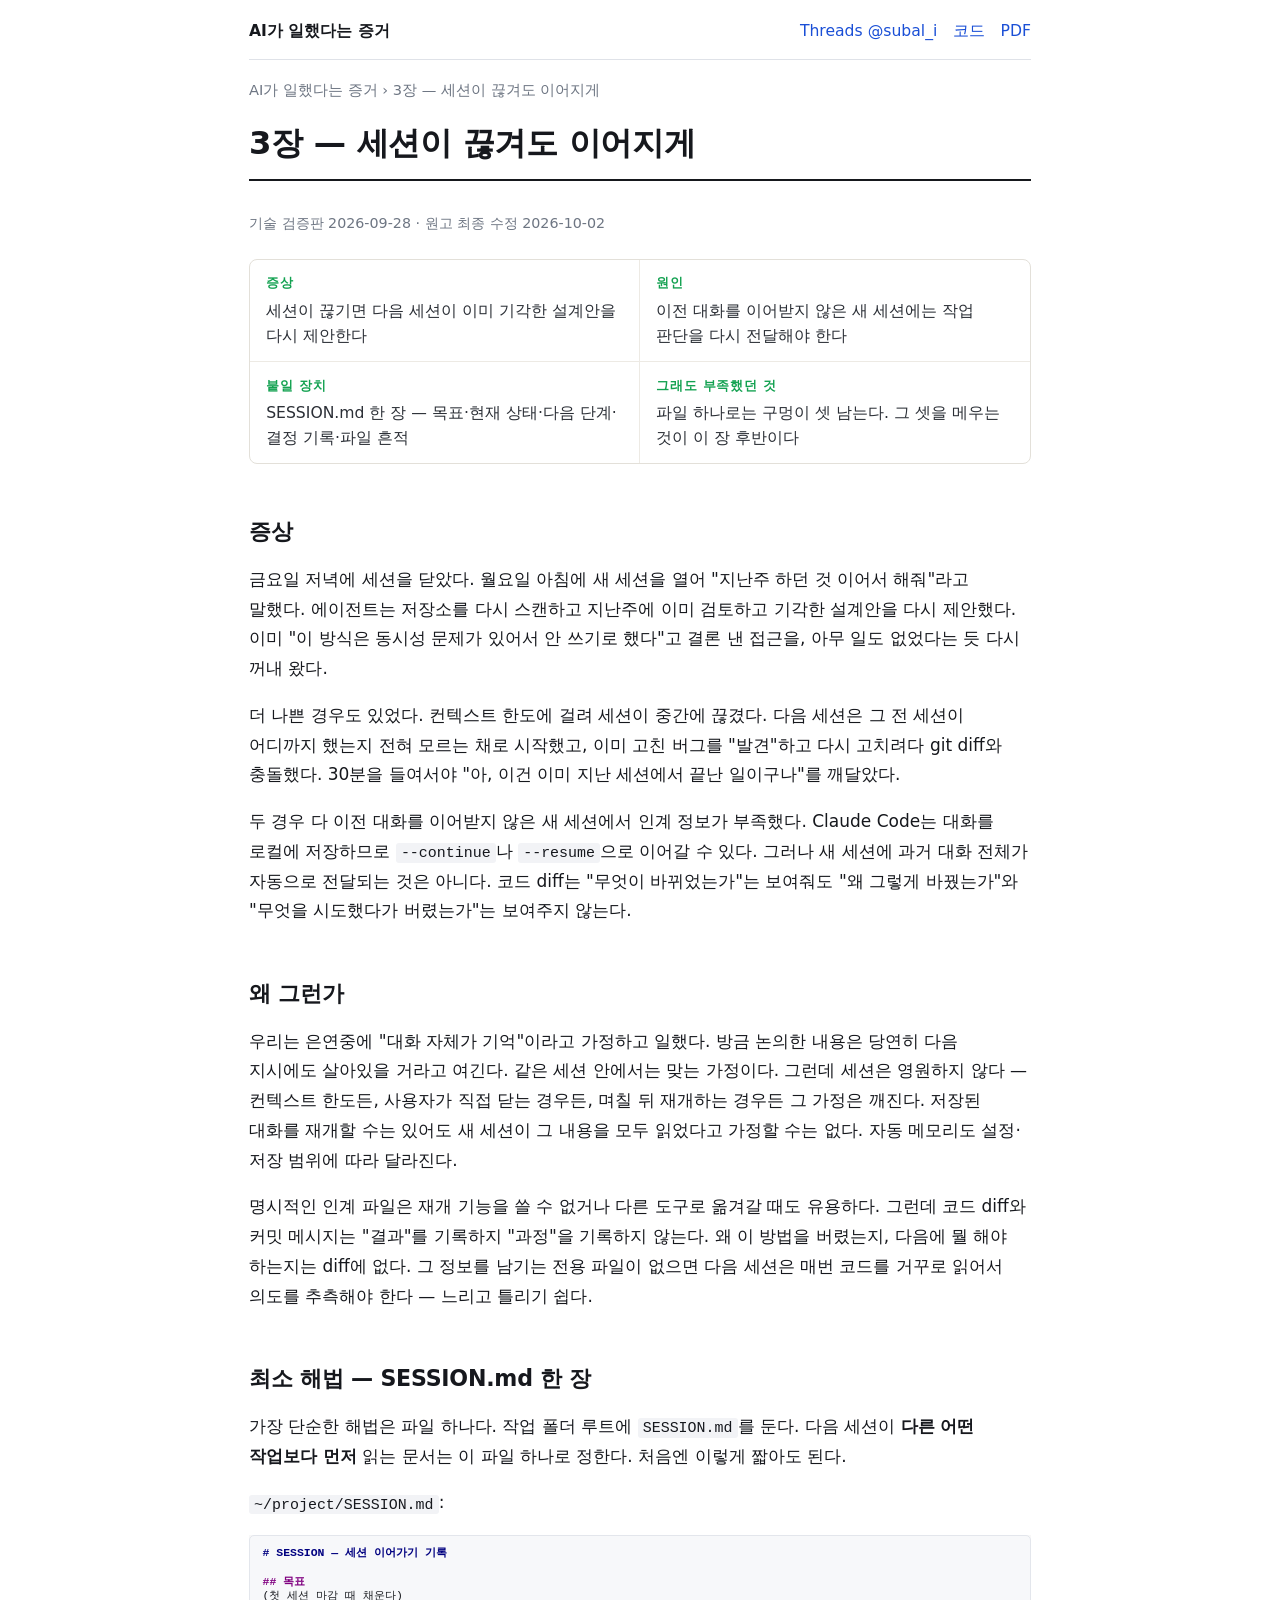
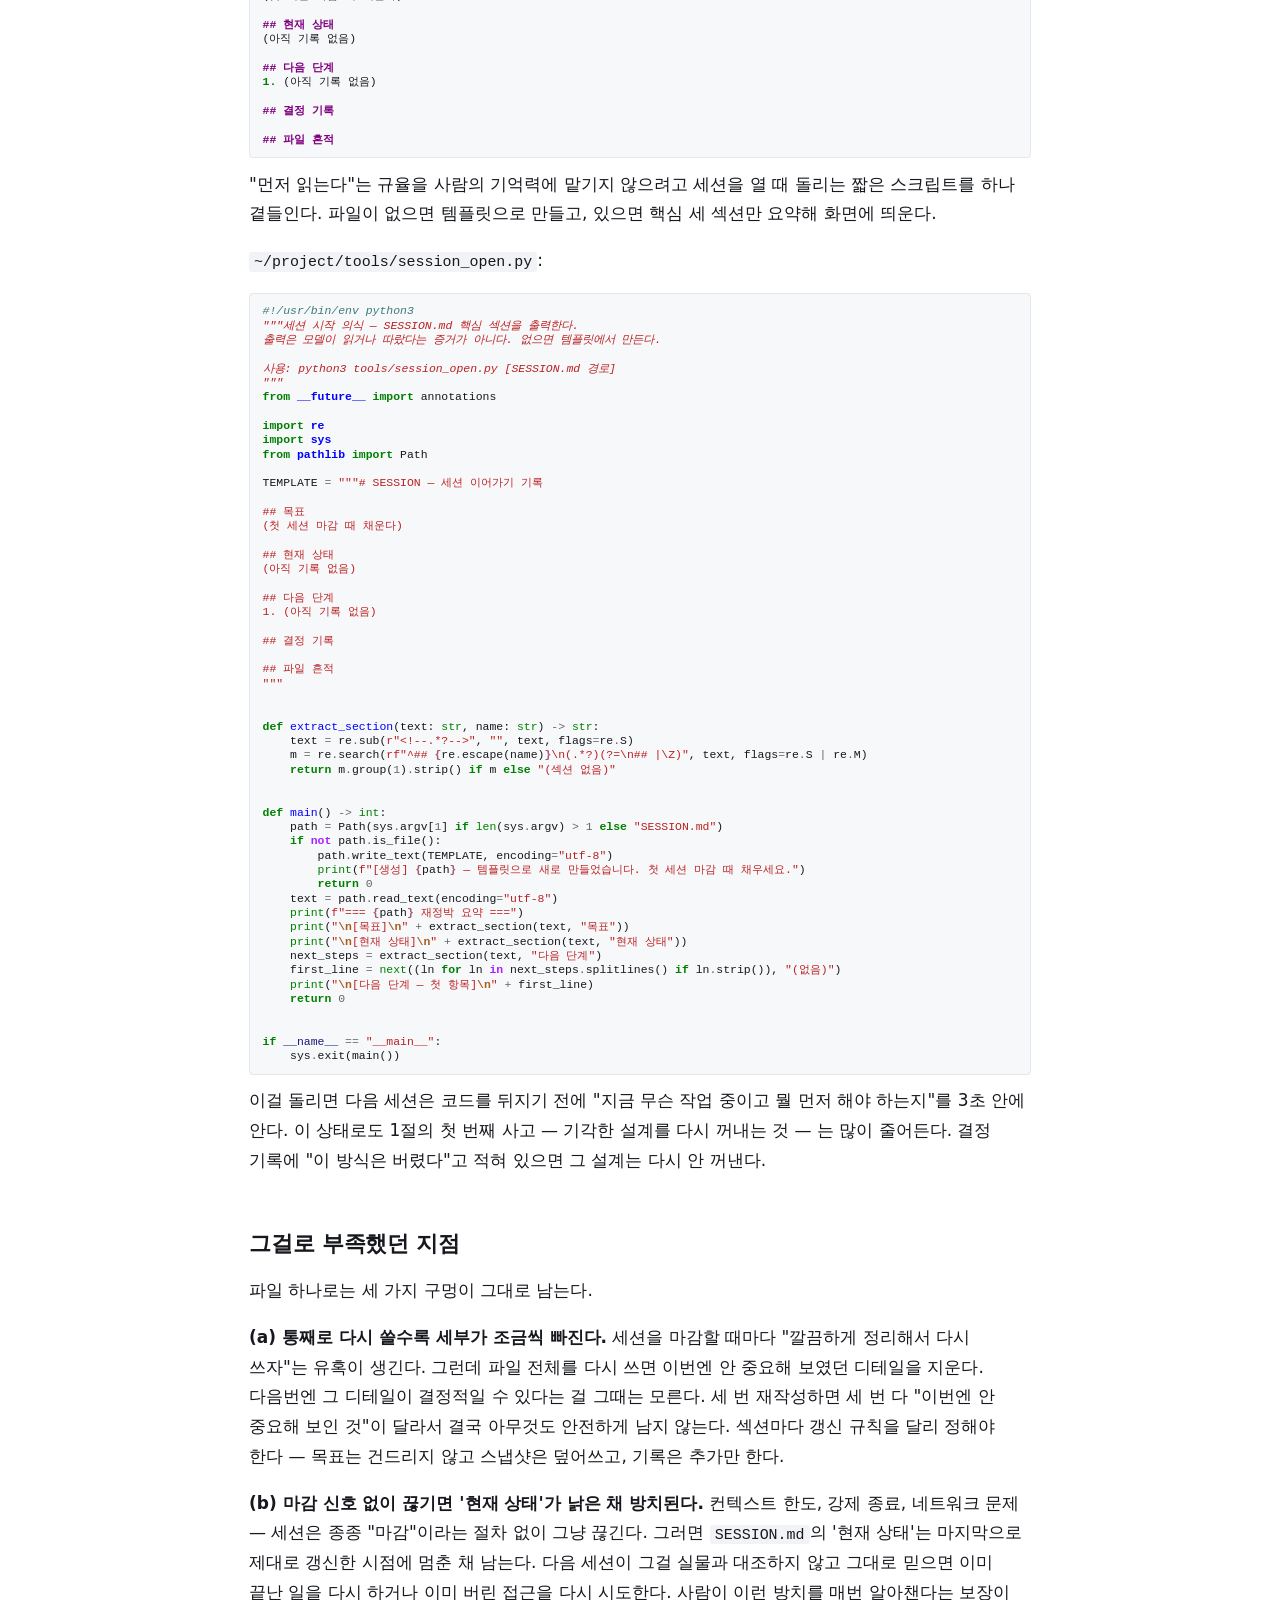
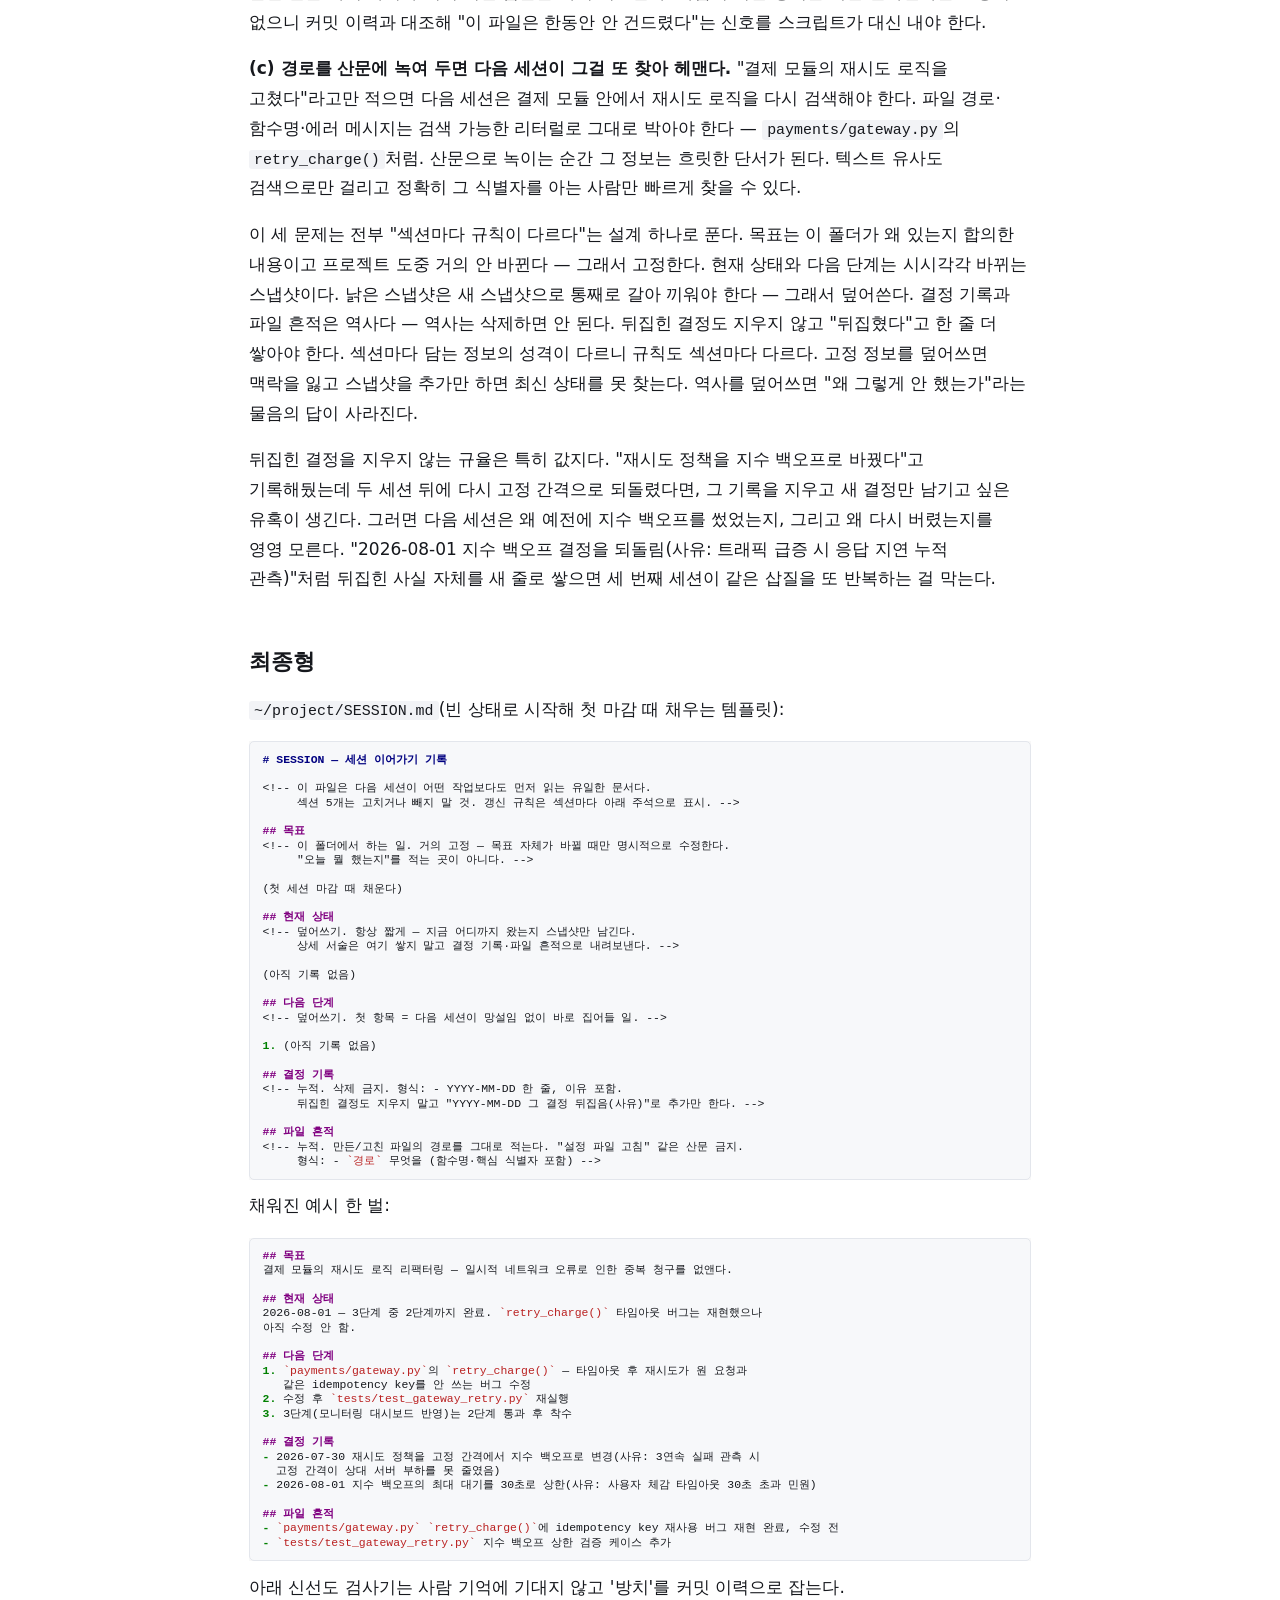
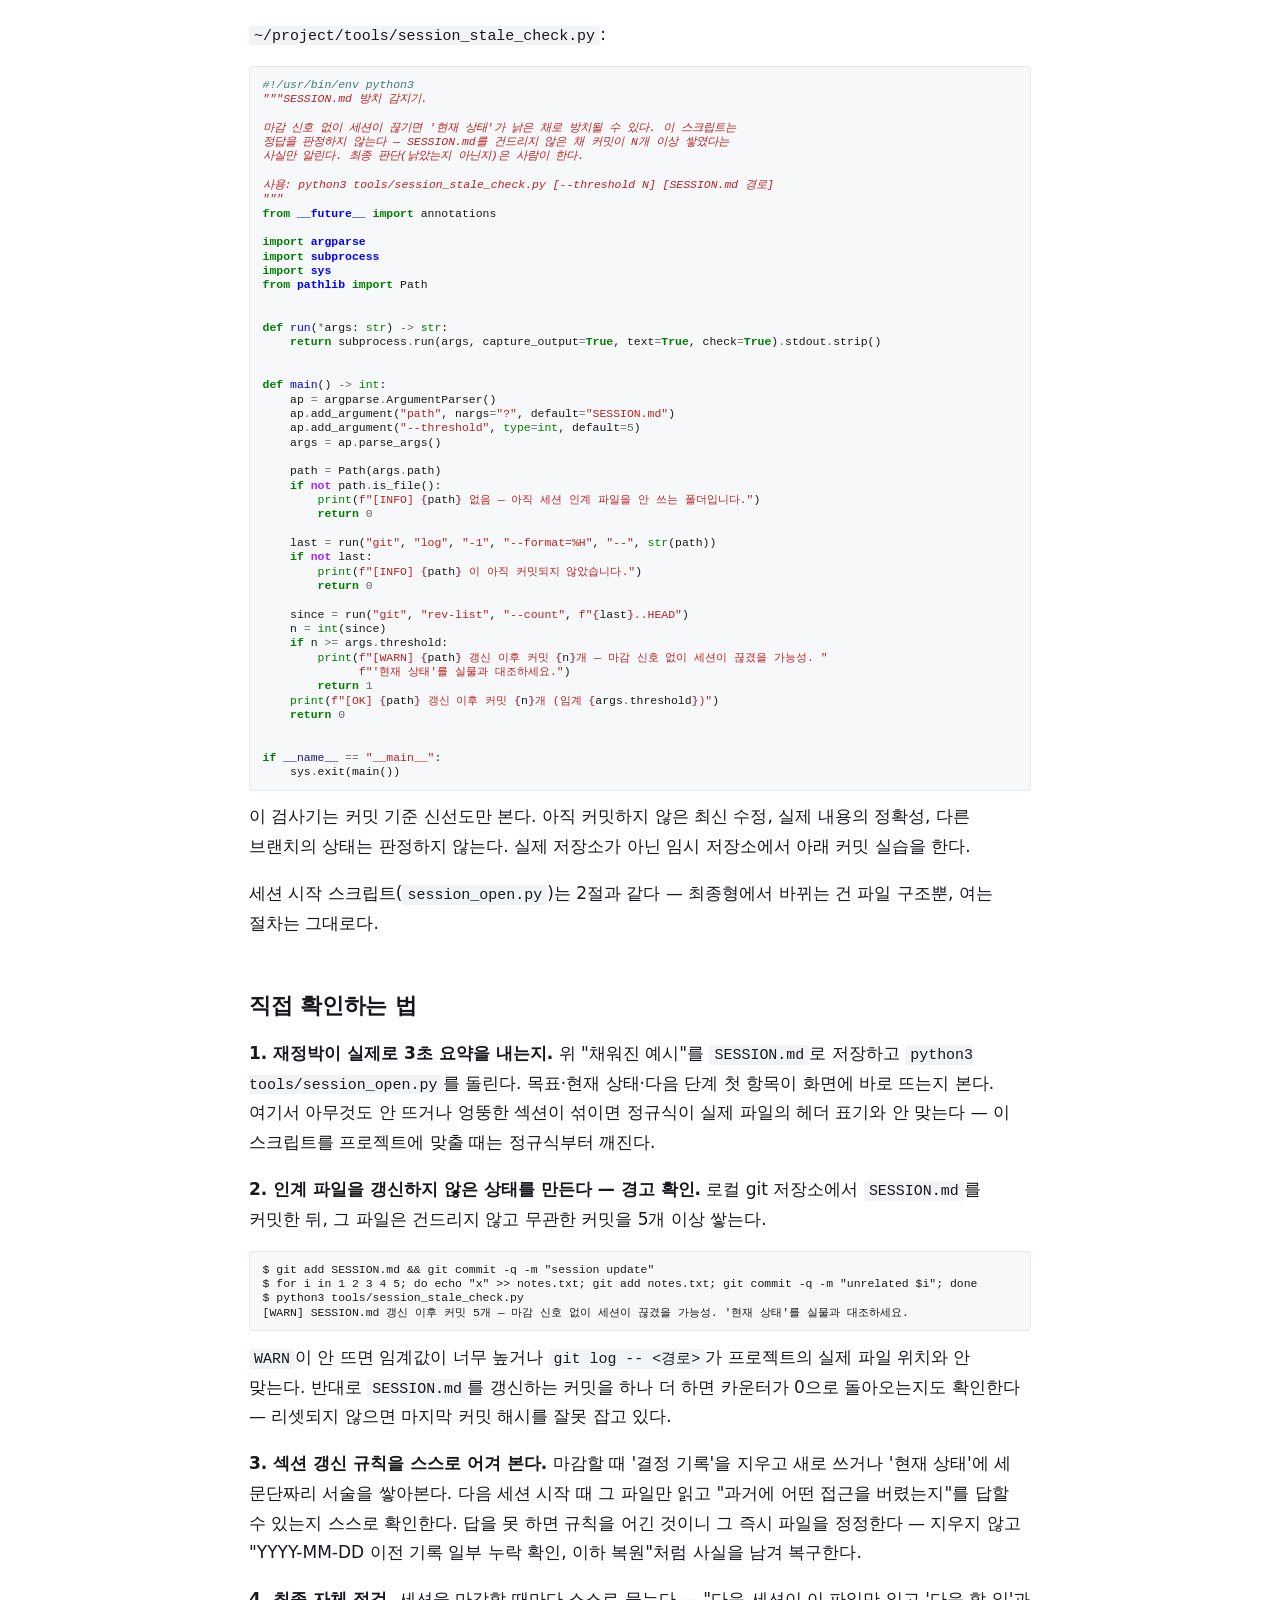
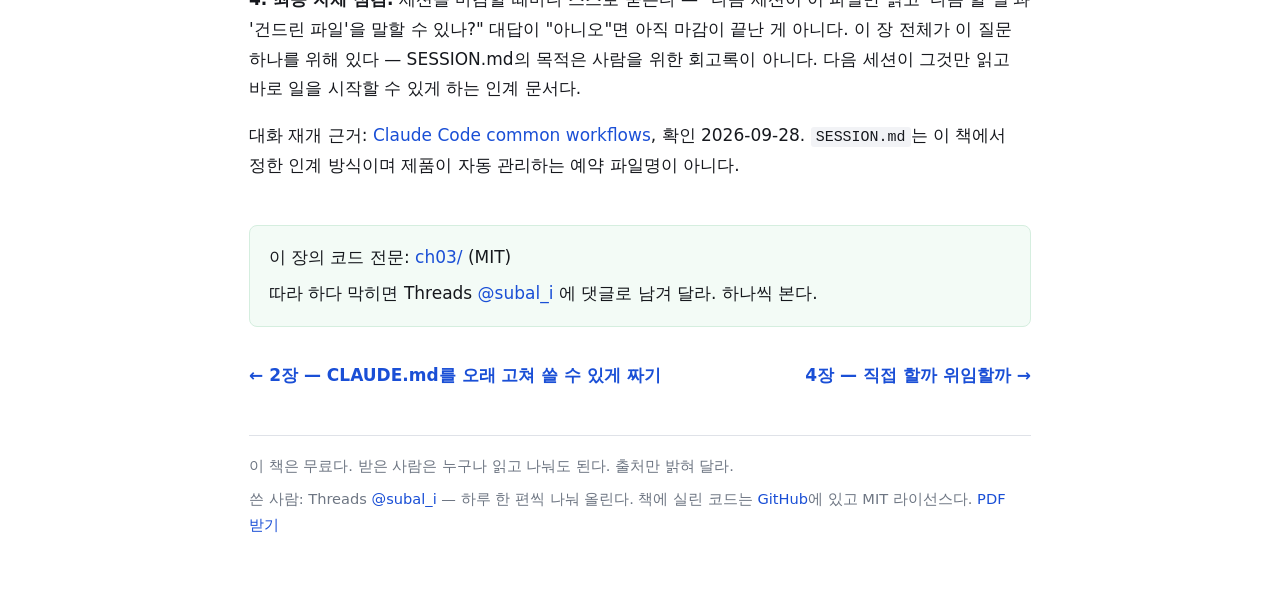
<file: docs/ch03-session-continuity/index.html>
<!doctype html>
<html lang="ko">
<head>
<meta charset="utf-8">
<meta name="viewport" content="width=device-width, initial-scale=1">
<title>3장 — 세션이 끊겨도 이어지게 | AI가 일했다는 증거</title>
<meta name="description" content="세션이 끊기면 다음 세션이 이미 기각한 설계안을 다시 제안한다. 붙일 장치: SESSION.md 한 장 — 목표·현재 상태·다음 단계·결정 기록·파일 흔적.">
<link rel="canonical" href="https://gforce10-design.github.io/ai-work-evidence/ch03-session-continuity/">
<meta property="og:type" content="article">
<meta property="og:site_name" content="AI가 일했다는 증거">
<meta property="og:title" content="3장 — 세션이 끊겨도 이어지게 | AI가 일했다는 증거">
<meta property="og:description" content="세션이 끊기면 다음 세션이 이미 기각한 설계안을 다시 제안한다. 붙일 장치: SESSION.md 한 장 — 목표·현재 상태·다음 단계·결정 기록·파일 흔적.">
<meta property="og:url" content="https://gforce10-design.github.io/ai-work-evidence/ch03-session-continuity/">
<meta property="og:image" content="https://gforce10-design.github.io/ai-work-evidence/assets/og.png">
<meta property="og:locale" content="ko_KR">
<meta name="twitter:card" content="summary_large_image">
<link rel="sitemap" type="application/xml" href="https://gforce10-design.github.io/ai-work-evidence/sitemap.xml">
<link rel="stylesheet" href="../assets/style.css">
<script type="application/ld+json">{"@context": "https://schema.org", "@graph": [{"@type": "Article", "@id": "https://gforce10-design.github.io/ai-work-evidence/ch03-session-continuity/#article", "headline": "3장 — 세션이 끊겨도 이어지게", "description": "세션이 끊기면 다음 세션이 이미 기각한 설계안을 다시 제안한다. 붙일 장치: SESSION.md 한 장 — 목표·현재 상태·다음 단계·결정 기록·파일 흔적.", "inLanguage": "ko", "mainEntityOfPage": "https://gforce10-design.github.io/ai-work-evidence/ch03-session-continuity/", "isAccessibleForFree": true, "image": "https://gforce10-design.github.io/ai-work-evidence/assets/og.png", "isPartOf": {"@type": "Book", "@id": "https://gforce10-design.github.io/ai-work-evidence/#book", "name": "AI가 일했다는 증거", "url": "https://gforce10-design.github.io/ai-work-evidence/"}, "author": {"@type": "Person", "@id": "https://gforce10-design.github.io/ai-work-evidence/#author", "name": "subal_i", "url": "https://www.threads.com/@subal_i", "sameAs": ["https://www.threads.com/@subal_i", "https://github.com/Gforce10-design"]}, "datePublished": "2026-09-28", "dateModified": "2026-10-02"}, {"@type": "BreadcrumbList", "itemListElement": [{"@type": "ListItem", "position": 1, "name": "AI가 일했다는 증거", "item": "https://gforce10-design.github.io/ai-work-evidence/"}, {"@type": "ListItem", "position": 2, "name": "3장 — 세션이 끊겨도 이어지게", "item": "https://gforce10-design.github.io/ai-work-evidence/ch03-session-continuity/"}]}]}</script>
</head>
<body>
<header class="site"><a class="name" href="../">AI가 일했다는 증거</a><nav><a href="https://www.threads.com/@subal_i">Threads @subal_i</a><a href="https://github.com/Gforce10-design/ai-work-evidence">코드</a><a href="https://github.com/Gforce10-design/ai-work-evidence/releases/latest">PDF</a></nav></header>
<nav class="crumb" aria-label="위치"><a href="../">AI가 일했다는 증거</a> › 3장 — 세션이 끊겨도 이어지게</nav>
<main>
<article>
<h1 id="3">3장 — 세션이 끊겨도 이어지게</h1>
<p class="stamp">기술 검증판 2026-09-28 · 원고 최종 수정 2026-10-02</p>
<div class="brief"><div><dt>증상</dt><dd>세션이 끊기면 다음 세션이 이미 기각한 설계안을 다시 제안한다</dd></div><div><dt>원인</dt><dd>이전 대화를 이어받지 않은 새 세션에는 작업 판단을 다시 전달해야 한다</dd></div><div><dt>붙일 장치</dt><dd>SESSION.md 한 장 — 목표·현재 상태·다음 단계·결정 기록·파일 흔적</dd></div><div><dt>그래도 부족했던 것</dt><dd>파일 하나로는 구멍이 셋 남는다. 그 셋을 메우는 것이 이 장 후반이다</dd></div></div>

<h2 id="_1">증상</h2>
<p>금요일 저녁에 세션을 닫았다. 월요일 아침에 새 세션을 열어 "지난주 하던 것 이어서
해줘"라고 말했다. 에이전트는 저장소를 다시 스캔하고 지난주에 이미 검토하고 기각한
설계안을 다시 제안했다. 이미 "이 방식은 동시성 문제가 있어서 안 쓰기로 했다"고
결론 낸 접근을, 아무 일도 없었다는 듯 다시 꺼내 왔다.</p>
<p>더 나쁜 경우도 있었다. 컨텍스트 한도에 걸려 세션이 중간에 끊겼다. 다음 세션은 그
전 세션이 어디까지 했는지 전혀 모르는 채로 시작했고, 이미 고친 버그를 "발견"하고
다시 고치려다 git diff와 충돌했다. 30분을 들여서야 "아, 이건 이미 지난 세션에서
끝난 일이구나"를 깨달았다.</p>
<p>두 경우 다 이전 대화를 이어받지 않은 새 세션에서 인계 정보가 부족했다. Claude Code는 대화를 로컬에 저장하므로 <code>--continue</code>나 <code>--resume</code>으로 이어갈 수 있다. 그러나 새 세션에 과거 대화 전체가 자동으로 전달되는 것은 아니다. 코드
diff는 "무엇이 바뀌었는가"는 보여줘도 "왜 그렇게 바꿨는가"와 "무엇을
시도했다가 버렸는가"는 보여주지 않는다.</p>
<h2 id="_2">왜 그런가</h2>
<p>우리는 은연중에 "대화 자체가 기억"이라고 가정하고 일했다. 방금 논의한 내용은 당연히
다음 지시에도 살아있을 거라고 여긴다. 같은 세션 안에서는 맞는 가정이다. 그런데 세션은
영원하지 않다 — 컨텍스트 한도든, 사용자가 직접 닫는 경우든, 며칠 뒤 재개하는 경우든
그 가정은 깨진다. 저장된 대화를 재개할 수는 있어도 새 세션이 그 내용을 모두 읽었다고 가정할 수는 없다. 자동 메모리도 설정·저장 범위에 따라 달라진다.</p>
<p>명시적인 인계 파일은 재개 기능을 쓸 수 없거나 다른 도구로 옮겨갈 때도 유용하다. 그런데 코드 diff와 커밋 메시지는 "결과"를
기록하지 "과정"을 기록하지 않는다. 왜 이 방법을 버렸는지, 다음에 뭘 해야 하는지는
diff에 없다. 그 정보를 남기는 전용 파일이 없으면 다음 세션은 매번 코드를 거꾸로
읽어서 의도를 추측해야 한다 — 느리고 틀리기 쉽다.</p>
<h2 id="sessionmd">최소 해법 — SESSION.md 한 장</h2>
<p>가장 단순한 해법은 파일 하나다. 작업 폴더 루트에 <code>SESSION.md</code>를 둔다. 다음 세션이
<strong>다른 어떤 작업보다 먼저</strong> 읽는 문서는 이 파일 하나로 정한다. 처음엔 이렇게 짧아도 된다.</p>
<p><code>~/project/SESSION.md</code>:</p>
<div class="codehilite" style="background: #f8f8f8"><pre style="line-height: 125%;"><span></span><code><span id="ln-1" style="padding-left:2ch;text-indent:-2ch"><span style="color: #000080; font-weight: bold"># SESSION — 세션 이어가기 기록</span>
</span><span id="ln-2" style="padding-left:2ch;text-indent:-2ch">
</span><span id="ln-3" style="padding-left:2ch;text-indent:-2ch"><span style="color: #800080; font-weight: bold">## 목표</span>
</span><span id="ln-4" style="padding-left:2ch;text-indent:-2ch">(첫 세션 마감 때 채운다)
</span><span id="ln-5" style="padding-left:2ch;text-indent:-2ch">
</span><span id="ln-6" style="padding-left:2ch;text-indent:-2ch"><span style="color: #800080; font-weight: bold">## 현재 상태</span>
</span><span id="ln-7" style="padding-left:2ch;text-indent:-2ch">(아직 기록 없음)
</span><span id="ln-8" style="padding-left:2ch;text-indent:-2ch">
</span><span id="ln-9" style="padding-left:2ch;text-indent:-2ch"><span style="color: #800080; font-weight: bold">## 다음 단계</span>
</span><span id="ln-10" style="padding-left:2ch;text-indent:-2ch"><span style="color: #008000; font-weight: bold">1.</span> (아직 기록 없음)
</span><span id="ln-11" style="padding-left:2ch;text-indent:-2ch">
</span><span id="ln-12" style="padding-left:2ch;text-indent:-2ch"><span style="color: #800080; font-weight: bold">## 결정 기록</span>
</span><span id="ln-13" style="padding-left:2ch;text-indent:-2ch">
</span><span id="ln-14" style="padding-left:2ch;text-indent:-2ch"><span style="color: #800080; font-weight: bold">## 파일 흔적</span>
</span></code></pre></div>

<p>"먼저 읽는다"는 규율을 사람의 기억력에 맡기지 않으려고 세션을 열 때 돌리는 짧은
스크립트를 하나 곁들인다. 파일이 없으면 템플릿으로 만들고, 있으면 핵심 세 섹션만
요약해 화면에 띄운다.</p>
<p><code>~/project/tools/session_open.py</code>:</p>
<div class="codehilite" style="background: #f8f8f8"><pre style="line-height: 125%;"><span></span><code><span id="ln-1" style="padding-left:2ch;text-indent:-2ch"><span style="color: #3D7B7B; font-style: italic">#!/usr/bin/env python3</span>
</span><span id="ln-2" style="padding-left:2ch;text-indent:-2ch"><span style="color: #BA2121; font-style: italic">&quot;&quot;&quot;세션 시작 의식 — SESSION.md 핵심 섹션을 출력한다.</span>
</span><span id="ln-3" style="padding-left:2ch;text-indent:-2ch"><span style="color: #BA2121; font-style: italic">출력은 모델이 읽거나 따랐다는 증거가 아니다. 없으면 템플릿에서 만든다.</span>
</span><span id="ln-4" style="padding-left:2ch;text-indent:-2ch">
</span><span id="ln-5" style="padding-left:2ch;text-indent:-2ch"><span style="color: #BA2121; font-style: italic">사용: python3 tools/session_open.py [SESSION.md 경로]</span>
</span><span id="ln-6" style="padding-left:2ch;text-indent:-2ch"><span style="color: #BA2121; font-style: italic">&quot;&quot;&quot;</span>
</span><span id="ln-7" style="padding-left:2ch;text-indent:-2ch"><span style="color: #008000; font-weight: bold">from</span><span style="color: #BBB"> </span><span style="color: #00F; font-weight: bold">__future__</span><span style="color: #BBB"> </span><span style="color: #008000; font-weight: bold">import</span> annotations
</span><span id="ln-8" style="padding-left:2ch;text-indent:-2ch">
</span><span id="ln-9" style="padding-left:2ch;text-indent:-2ch"><span style="color: #008000; font-weight: bold">import</span><span style="color: #BBB"> </span><span style="color: #00F; font-weight: bold">re</span>
</span><span id="ln-10" style="padding-left:2ch;text-indent:-2ch"><span style="color: #008000; font-weight: bold">import</span><span style="color: #BBB"> </span><span style="color: #00F; font-weight: bold">sys</span>
</span><span id="ln-11" style="padding-left:2ch;text-indent:-2ch"><span style="color: #008000; font-weight: bold">from</span><span style="color: #BBB"> </span><span style="color: #00F; font-weight: bold">pathlib</span><span style="color: #BBB"> </span><span style="color: #008000; font-weight: bold">import</span> Path
</span><span id="ln-12" style="padding-left:2ch;text-indent:-2ch">
</span><span id="ln-13" style="padding-left:2ch;text-indent:-2ch">TEMPLATE <span style="color: #666">=</span> <span style="color: #BA2121">&quot;&quot;&quot;# SESSION — 세션 이어가기 기록</span>
</span><span id="ln-14" style="padding-left:2ch;text-indent:-2ch">
</span><span id="ln-15" style="padding-left:2ch;text-indent:-2ch"><span style="color: #BA2121">## 목표</span>
</span><span id="ln-16" style="padding-left:2ch;text-indent:-2ch"><span style="color: #BA2121">(첫 세션 마감 때 채운다)</span>
</span><span id="ln-17" style="padding-left:2ch;text-indent:-2ch">
</span><span id="ln-18" style="padding-left:2ch;text-indent:-2ch"><span style="color: #BA2121">## 현재 상태</span>
</span><span id="ln-19" style="padding-left:2ch;text-indent:-2ch"><span style="color: #BA2121">(아직 기록 없음)</span>
</span><span id="ln-20" style="padding-left:2ch;text-indent:-2ch">
</span><span id="ln-21" style="padding-left:2ch;text-indent:-2ch"><span style="color: #BA2121">## 다음 단계</span>
</span><span id="ln-22" style="padding-left:2ch;text-indent:-2ch"><span style="color: #BA2121">1. (아직 기록 없음)</span>
</span><span id="ln-23" style="padding-left:2ch;text-indent:-2ch">
</span><span id="ln-24" style="padding-left:2ch;text-indent:-2ch"><span style="color: #BA2121">## 결정 기록</span>
</span><span id="ln-25" style="padding-left:2ch;text-indent:-2ch">
</span><span id="ln-26" style="padding-left:2ch;text-indent:-2ch"><span style="color: #BA2121">## 파일 흔적</span>
</span><span id="ln-27" style="padding-left:2ch;text-indent:-2ch"><span style="color: #BA2121">&quot;&quot;&quot;</span>
</span><span id="ln-28" style="padding-left:2ch;text-indent:-2ch">
</span><span id="ln-29" style="padding-left:2ch;text-indent:-2ch">
</span><span id="ln-30" style="padding-left:2ch;text-indent:-2ch"><span style="color: #008000; font-weight: bold">def</span><span style="color: #BBB"> </span><span style="color: #00F">extract_section</span>(text: <span style="color: #008000">str</span>, name: <span style="color: #008000">str</span>) <span style="color: #666">-&gt;</span> <span style="color: #008000">str</span>:
</span><span id="ln-31" style="padding-left:6ch;text-indent:-6ch">    text <span style="color: #666">=</span> re<span style="color: #666">.</span>sub(<span style="color: #BA2121">r&quot;&lt;!--.*?--&gt;&quot;</span>, <span style="color: #BA2121">&quot;&quot;</span>, text, flags<span style="color: #666">=</span>re<span style="color: #666">.</span>S)
</span><span id="ln-32" style="padding-left:6ch;text-indent:-6ch">    m <span style="color: #666">=</span> re<span style="color: #666">.</span>search(<span style="color: #BA2121">rf&quot;^## </span><span style="color: #A45A77; font-weight: bold">{</span>re<span style="color: #666">.</span>escape(name)<span style="color: #A45A77; font-weight: bold">}</span><span style="color: #BA2121">\n(.*?)(?=\n## |\Z)&quot;</span>, text, flags<span style="color: #666">=</span>re<span style="color: #666">.</span>S <span style="color: #666">|</span> re<span style="color: #666">.</span>M)
</span><span id="ln-33" style="padding-left:6ch;text-indent:-6ch">    <span style="color: #008000; font-weight: bold">return</span> m<span style="color: #666">.</span>group(<span style="color: #666">1</span>)<span style="color: #666">.</span>strip() <span style="color: #008000; font-weight: bold">if</span> m <span style="color: #008000; font-weight: bold">else</span> <span style="color: #BA2121">&quot;(섹션 없음)&quot;</span>
</span><span id="ln-34" style="padding-left:2ch;text-indent:-2ch">
</span><span id="ln-35" style="padding-left:2ch;text-indent:-2ch">
</span><span id="ln-36" style="padding-left:2ch;text-indent:-2ch"><span style="color: #008000; font-weight: bold">def</span><span style="color: #BBB"> </span><span style="color: #00F">main</span>() <span style="color: #666">-&gt;</span> <span style="color: #008000">int</span>:
</span><span id="ln-37" style="padding-left:6ch;text-indent:-6ch">    path <span style="color: #666">=</span> Path(sys<span style="color: #666">.</span>argv[<span style="color: #666">1</span>] <span style="color: #008000; font-weight: bold">if</span> <span style="color: #008000">len</span>(sys<span style="color: #666">.</span>argv) <span style="color: #666">&gt;</span> <span style="color: #666">1</span> <span style="color: #008000; font-weight: bold">else</span> <span style="color: #BA2121">&quot;SESSION.md&quot;</span>)
</span><span id="ln-38" style="padding-left:6ch;text-indent:-6ch">    <span style="color: #008000; font-weight: bold">if</span> <span style="color: #A2F; font-weight: bold">not</span> path<span style="color: #666">.</span>is_file():
</span><span id="ln-39" style="padding-left:10ch;text-indent:-10ch">        path<span style="color: #666">.</span>write_text(TEMPLATE, encoding<span style="color: #666">=</span><span style="color: #BA2121">&quot;utf-8&quot;</span>)
</span><span id="ln-40" style="padding-left:10ch;text-indent:-10ch">        <span style="color: #008000">print</span>(<span style="color: #BA2121">f&quot;[생성] </span><span style="color: #A45A77; font-weight: bold">{</span>path<span style="color: #A45A77; font-weight: bold">}</span><span style="color: #BA2121"> — 템플릿으로 새로 만들었습니다. 첫 세션 마감 때 채우세요.&quot;</span>)
</span><span id="ln-41" style="padding-left:10ch;text-indent:-10ch">        <span style="color: #008000; font-weight: bold">return</span> <span style="color: #666">0</span>
</span><span id="ln-42" style="padding-left:6ch;text-indent:-6ch">    text <span style="color: #666">=</span> path<span style="color: #666">.</span>read_text(encoding<span style="color: #666">=</span><span style="color: #BA2121">&quot;utf-8&quot;</span>)
</span><span id="ln-43" style="padding-left:6ch;text-indent:-6ch">    <span style="color: #008000">print</span>(<span style="color: #BA2121">f&quot;=== </span><span style="color: #A45A77; font-weight: bold">{</span>path<span style="color: #A45A77; font-weight: bold">}</span><span style="color: #BA2121"> 재정박 요약 ===&quot;</span>)
</span><span id="ln-44" style="padding-left:6ch;text-indent:-6ch">    <span style="color: #008000">print</span>(<span style="color: #BA2121">&quot;</span><span style="color: #AA5D1F; font-weight: bold">\n</span><span style="color: #BA2121">[목표]</span><span style="color: #AA5D1F; font-weight: bold">\n</span><span style="color: #BA2121">&quot;</span> <span style="color: #666">+</span> extract_section(text, <span style="color: #BA2121">&quot;목표&quot;</span>))
</span><span id="ln-45" style="padding-left:6ch;text-indent:-6ch">    <span style="color: #008000">print</span>(<span style="color: #BA2121">&quot;</span><span style="color: #AA5D1F; font-weight: bold">\n</span><span style="color: #BA2121">[현재 상태]</span><span style="color: #AA5D1F; font-weight: bold">\n</span><span style="color: #BA2121">&quot;</span> <span style="color: #666">+</span> extract_section(text, <span style="color: #BA2121">&quot;현재 상태&quot;</span>))
</span><span id="ln-46" style="padding-left:6ch;text-indent:-6ch">    next_steps <span style="color: #666">=</span> extract_section(text, <span style="color: #BA2121">&quot;다음 단계&quot;</span>)
</span><span id="ln-47" style="padding-left:6ch;text-indent:-6ch">    first_line <span style="color: #666">=</span> <span style="color: #008000">next</span>((ln <span style="color: #008000; font-weight: bold">for</span> ln <span style="color: #A2F; font-weight: bold">in</span> next_steps<span style="color: #666">.</span>splitlines() <span style="color: #008000; font-weight: bold">if</span> ln<span style="color: #666">.</span>strip()), <span style="color: #BA2121">&quot;(없음)&quot;</span>)
</span><span id="ln-48" style="padding-left:6ch;text-indent:-6ch">    <span style="color: #008000">print</span>(<span style="color: #BA2121">&quot;</span><span style="color: #AA5D1F; font-weight: bold">\n</span><span style="color: #BA2121">[다음 단계 — 첫 항목]</span><span style="color: #AA5D1F; font-weight: bold">\n</span><span style="color: #BA2121">&quot;</span> <span style="color: #666">+</span> first_line)
</span><span id="ln-49" style="padding-left:6ch;text-indent:-6ch">    <span style="color: #008000; font-weight: bold">return</span> <span style="color: #666">0</span>
</span><span id="ln-50" style="padding-left:2ch;text-indent:-2ch">
</span><span id="ln-51" style="padding-left:2ch;text-indent:-2ch">
</span><span id="ln-52" style="padding-left:2ch;text-indent:-2ch"><span style="color: #008000; font-weight: bold">if</span> <span style="color: #19177C">__name__</span> <span style="color: #666">==</span> <span style="color: #BA2121">&quot;__main__&quot;</span>:
</span><span id="ln-53" style="padding-left:6ch;text-indent:-6ch">    sys<span style="color: #666">.</span>exit(main())
</span></code></pre></div>

<p>이걸 돌리면 다음 세션은 코드를 뒤지기 전에 "지금 무슨 작업 중이고 뭘 먼저 해야
하는지"를 3초 안에 안다. 이 상태로도 1절의 첫 번째 사고 — 기각한 설계를 다시 꺼내는
것 — 는 많이 줄어든다. 결정 기록에 "이 방식은 버렸다"고 적혀 있으면 그 설계는 다시
안 꺼낸다.</p>
<h2 id="_3">그걸로 부족했던 지점</h2>
<p>파일 하나로는 세 가지 구멍이 그대로 남는다.</p>
<p><strong>(a) 통째로 다시 쓸수록 세부가 조금씩 빠진다.</strong> 세션을 마감할 때마다 "깔끔하게 정리해서
다시 쓰자"는 유혹이 생긴다. 그런데 파일 전체를 다시 쓰면 이번엔 안 중요해 보였던
디테일을 지운다. 다음번엔 그 디테일이 결정적일 수 있다는 걸 그때는 모른다. 세 번 재작성하면 세 번 다
"이번엔 안 중요해 보인 것"이 달라서 결국 아무것도 안전하게 남지 않는다. 섹션마다
갱신 규칙을 달리 정해야 한다 — 목표는 건드리지 않고
스냅샷은 덮어쓰고, 기록은 추가만 한다.</p>
<p><strong>(b) 마감 신호 없이 끊기면 '현재 상태'가 낡은 채 방치된다.</strong> 컨텍스트 한도, 강제
종료, 네트워크 문제 — 세션은 종종 "마감"이라는 절차 없이 그냥 끊긴다. 그러면
<code>SESSION.md</code>의 '현재 상태'는 마지막으로 제대로 갱신한 시점에 멈춘 채 남는다.
다음 세션이 그걸 실물과 대조하지 않고 그대로 믿으면 이미 끝난 일을 다시 하거나 이미
버린 접근을 다시 시도한다. 사람이 이런 방치를 매번 알아챈다는 보장이 없으니 커밋
이력과 대조해 "이 파일은 한동안 안 건드렸다"는 신호를 스크립트가 대신 내야 한다.</p>
<p><strong>(c) 경로를 산문에 녹여 두면 다음 세션이 그걸 또 찾아 헤맨다.</strong> "결제 모듈의 재시도 로직을
고쳤다"라고만 적으면 다음 세션은 결제 모듈 안에서 재시도 로직을 다시 검색해야 한다.
파일 경로·함수명·에러 메시지는 검색 가능한 리터럴로 그대로 박아야 한다 —
<code>payments/gateway.py</code>의 <code>retry_charge()</code>처럼. 산문으로 녹이는 순간 그 정보는
흐릿한 단서가 된다. 텍스트 유사도 검색으로만 걸리고 정확히 그 식별자를 아는 사람만
빠르게 찾을 수 있다.</p>
<p>이 세 문제는 전부 "섹션마다 규칙이 다르다"는 설계 하나로 푼다. 목표는 이 폴더가
왜 있는지 합의한 내용이고 프로젝트 도중 거의 안 바뀐다 — 그래서 고정한다. 현재
상태와 다음 단계는 시시각각 바뀌는 스냅샷이다. 낡은 스냅샷은 새 스냅샷으로 통째로
갈아 끼워야 한다 — 그래서 덮어쓴다. 결정 기록과 파일 흔적은 역사다 — 역사는 삭제하면
안 된다. 뒤집힌 결정도 지우지 않고 "뒤집혔다"고 한 줄 더 쌓아야 한다. 섹션마다
담는 정보의 성격이 다르니 규칙도 섹션마다 다르다. 고정 정보를 덮어쓰면 맥락을
잃고 스냅샷을 추가만 하면 최신 상태를 못 찾는다. 역사를 덮어쓰면
"왜 그렇게 안 했는가"라는 물음의 답이 사라진다.</p>
<p>뒤집힌 결정을 지우지 않는 규율은 특히 값지다. "재시도 정책을 지수 백오프로
바꿨다"고 기록해뒀는데 두 세션 뒤에 다시 고정 간격으로 되돌렸다면, 그 기록을 지우고
새 결정만 남기고 싶은 유혹이 생긴다. 그러면 다음 세션은 왜 예전에 지수 백오프를
썼었는지, 그리고 왜 다시 버렸는지를 영영 모른다. "2026-08-01 지수 백오프 결정을
되돌림(사유: 트래픽 급증 시 응답 지연 누적 관측)"처럼 뒤집힌 사실 자체를 새 줄로
쌓으면 세 번째 세션이 같은 삽질을 또 반복하는 걸 막는다.</p>
<h2 id="_4">최종형</h2>
<p><code>~/project/SESSION.md</code>(빈 상태로 시작해 첫 마감 때 채우는 템플릿):</p>
<div class="codehilite" style="background: #f8f8f8"><pre style="line-height: 125%;"><span></span><code><span id="ln-1" style="padding-left:2ch;text-indent:-2ch"><span style="color: #000080; font-weight: bold"># SESSION — 세션 이어가기 기록</span>
</span><span id="ln-2" style="padding-left:2ch;text-indent:-2ch">
</span><span id="ln-3" style="padding-left:2ch;text-indent:-2ch">&lt;!-- 이 파일은 다음 세션이 어떤 작업보다도 먼저 읽는 유일한 문서다.
</span><span id="ln-4" style="padding-left:7ch;text-indent:-7ch">     섹션 5개는 고치거나 빼지 말 것. 갱신 규칙은 섹션마다 아래 주석으로 표시. --&gt;
</span><span id="ln-5" style="padding-left:2ch;text-indent:-2ch">
</span><span id="ln-6" style="padding-left:2ch;text-indent:-2ch"><span style="color: #800080; font-weight: bold">## 목표</span>
</span><span id="ln-7" style="padding-left:2ch;text-indent:-2ch">&lt;!-- 이 폴더에서 하는 일. 거의 고정 — 목표 자체가 바뀔 때만 명시적으로 수정한다.
</span><span id="ln-8" style="padding-left:7ch;text-indent:-7ch">     &quot;오늘 뭘 했는지&quot;를 적는 곳이 아니다. --&gt;
</span><span id="ln-9" style="padding-left:2ch;text-indent:-2ch">
</span><span id="ln-10" style="padding-left:2ch;text-indent:-2ch">(첫 세션 마감 때 채운다)
</span><span id="ln-11" style="padding-left:2ch;text-indent:-2ch">
</span><span id="ln-12" style="padding-left:2ch;text-indent:-2ch"><span style="color: #800080; font-weight: bold">## 현재 상태</span>
</span><span id="ln-13" style="padding-left:2ch;text-indent:-2ch">&lt;!-- 덮어쓰기. 항상 짧게 — 지금 어디까지 왔는지 스냅샷만 남긴다.
</span><span id="ln-14" style="padding-left:7ch;text-indent:-7ch">     상세 서술은 여기 쌓지 말고 결정 기록·파일 흔적으로 내려보낸다. --&gt;
</span><span id="ln-15" style="padding-left:2ch;text-indent:-2ch">
</span><span id="ln-16" style="padding-left:2ch;text-indent:-2ch">(아직 기록 없음)
</span><span id="ln-17" style="padding-left:2ch;text-indent:-2ch">
</span><span id="ln-18" style="padding-left:2ch;text-indent:-2ch"><span style="color: #800080; font-weight: bold">## 다음 단계</span>
</span><span id="ln-19" style="padding-left:2ch;text-indent:-2ch">&lt;!-- 덮어쓰기. 첫 항목 = 다음 세션이 망설임 없이 바로 집어들 일. --&gt;
</span><span id="ln-20" style="padding-left:2ch;text-indent:-2ch">
</span><span id="ln-21" style="padding-left:2ch;text-indent:-2ch"><span style="color: #008000; font-weight: bold">1.</span> (아직 기록 없음)
</span><span id="ln-22" style="padding-left:2ch;text-indent:-2ch">
</span><span id="ln-23" style="padding-left:2ch;text-indent:-2ch"><span style="color: #800080; font-weight: bold">## 결정 기록</span>
</span><span id="ln-24" style="padding-left:2ch;text-indent:-2ch">&lt;!-- 누적. 삭제 금지. 형식: - YYYY-MM-DD 한 줄, 이유 포함.
</span><span id="ln-25" style="padding-left:7ch;text-indent:-7ch">     뒤집힌 결정도 지우지 말고 &quot;YYYY-MM-DD 그 결정 뒤집음(사유)&quot;로 추가만 한다. --&gt;
</span><span id="ln-26" style="padding-left:2ch;text-indent:-2ch">
</span><span id="ln-27" style="padding-left:2ch;text-indent:-2ch"><span style="color: #800080; font-weight: bold">## 파일 흔적</span>
</span><span id="ln-28" style="padding-left:2ch;text-indent:-2ch">&lt;!-- 누적. 만든/고친 파일의 경로를 그대로 적는다. &quot;설정 파일 고침&quot; 같은 산문 금지.
</span><span id="ln-29" style="padding-left:7ch;text-indent:-7ch">     형식: - <span style="color: #BA2121">`경로`</span> 무엇을 (함수명·핵심 식별자 포함) --&gt;
</span></code></pre></div>

<p>채워진 예시 한 벌:</p>
<div class="codehilite" style="background: #f8f8f8"><pre style="line-height: 125%;"><span></span><code><span id="ln-1" style="padding-left:2ch;text-indent:-2ch"><span style="color: #800080; font-weight: bold">## 목표</span>
</span><span id="ln-2" style="padding-left:2ch;text-indent:-2ch">결제 모듈의 재시도 로직 리팩터링 — 일시적 네트워크 오류로 인한 중복 청구를 없앤다.
</span><span id="ln-3" style="padding-left:2ch;text-indent:-2ch">
</span><span id="ln-4" style="padding-left:2ch;text-indent:-2ch"><span style="color: #800080; font-weight: bold">## 현재 상태</span>
</span><span id="ln-5" style="padding-left:2ch;text-indent:-2ch">2026-08-01 — 3단계 중 2단계까지 완료. <span style="color: #BA2121">`retry_charge()`</span> 타임아웃 버그는 재현했으나
</span><span id="ln-6" style="padding-left:2ch;text-indent:-2ch">아직 수정 안 함.
</span><span id="ln-7" style="padding-left:2ch;text-indent:-2ch">
</span><span id="ln-8" style="padding-left:2ch;text-indent:-2ch"><span style="color: #800080; font-weight: bold">## 다음 단계</span>
</span><span id="ln-9" style="padding-left:2ch;text-indent:-2ch"><span style="color: #008000; font-weight: bold">1.</span> <span style="color: #BA2121">`payments/gateway.py`</span>의 <span style="color: #BA2121">`retry_charge()`</span> — 타임아웃 후 재시도가 원 요청과
</span><span id="ln-10" style="padding-left:5ch;text-indent:-5ch">   같은 idempotency key를 안 쓰는 버그 수정
</span><span id="ln-11" style="padding-left:2ch;text-indent:-2ch"><span style="color: #008000; font-weight: bold">2.</span> 수정 후 <span style="color: #BA2121">`tests/test_gateway_retry.py`</span> 재실행
</span><span id="ln-12" style="padding-left:2ch;text-indent:-2ch"><span style="color: #008000; font-weight: bold">3.</span> 3단계(모니터링 대시보드 반영)는 2단계 통과 후 착수
</span><span id="ln-13" style="padding-left:2ch;text-indent:-2ch">
</span><span id="ln-14" style="padding-left:2ch;text-indent:-2ch"><span style="color: #800080; font-weight: bold">## 결정 기록</span>
</span><span id="ln-15" style="padding-left:2ch;text-indent:-2ch"><span style="color: #008000; font-weight: bold">-</span><span style="color: #BBB"> </span>2026-07-30 재시도 정책을 고정 간격에서 지수 백오프로 변경(사유: 3연속 실패 관측 시
</span><span id="ln-16" style="padding-left:4ch;text-indent:-4ch">  고정 간격이 상대 서버 부하를 못 줄였음)
</span><span id="ln-17" style="padding-left:2ch;text-indent:-2ch"><span style="color: #008000; font-weight: bold">-</span><span style="color: #BBB"> </span>2026-08-01 지수 백오프의 최대 대기를 30초로 상한(사유: 사용자 체감 타임아웃 30초 초과 민원)
</span><span id="ln-18" style="padding-left:2ch;text-indent:-2ch">
</span><span id="ln-19" style="padding-left:2ch;text-indent:-2ch"><span style="color: #800080; font-weight: bold">## 파일 흔적</span>
</span><span id="ln-20" style="padding-left:2ch;text-indent:-2ch"><span style="color: #008000; font-weight: bold">-</span><span style="color: #BBB"> </span><span style="color: #BA2121">`payments/gateway.py`</span> <span style="color: #BA2121">`retry_charge()`</span>에 idempotency key 재사용 버그 재현 완료, 수정 전
</span><span id="ln-21" style="padding-left:2ch;text-indent:-2ch"><span style="color: #008000; font-weight: bold">-</span><span style="color: #BBB"> </span><span style="color: #BA2121">`tests/test_gateway_retry.py`</span> 지수 백오프 상한 검증 케이스 추가
</span></code></pre></div>

<p>아래 신선도 검사기는 사람 기억에 기대지 않고 '방치'를 커밋 이력으로 잡는다.</p>
<p><code>~/project/tools/session_stale_check.py</code>:</p>
<div class="codehilite" style="background: #f8f8f8"><pre style="line-height: 125%;"><span></span><code><span id="ln-1" style="padding-left:2ch;text-indent:-2ch"><span style="color: #3D7B7B; font-style: italic">#!/usr/bin/env python3</span>
</span><span id="ln-2" style="padding-left:2ch;text-indent:-2ch"><span style="color: #BA2121; font-style: italic">&quot;&quot;&quot;SESSION.md 방치 감지기.</span>
</span><span id="ln-3" style="padding-left:2ch;text-indent:-2ch">
</span><span id="ln-4" style="padding-left:2ch;text-indent:-2ch"><span style="color: #BA2121; font-style: italic">마감 신호 없이 세션이 끊기면 &#39;현재 상태&#39;가 낡은 채로 방치될 수 있다. 이 스크립트는</span>
</span><span id="ln-5" style="padding-left:2ch;text-indent:-2ch"><span style="color: #BA2121; font-style: italic">정답을 판정하지 않는다 — SESSION.md를 건드리지 않은 채 커밋이 N개 이상 쌓였다는</span>
</span><span id="ln-6" style="padding-left:2ch;text-indent:-2ch"><span style="color: #BA2121; font-style: italic">사실만 알린다. 최종 판단(낡았는지 아닌지)은 사람이 한다.</span>
</span><span id="ln-7" style="padding-left:2ch;text-indent:-2ch">
</span><span id="ln-8" style="padding-left:2ch;text-indent:-2ch"><span style="color: #BA2121; font-style: italic">사용: python3 tools/session_stale_check.py [--threshold N] [SESSION.md 경로]</span>
</span><span id="ln-9" style="padding-left:2ch;text-indent:-2ch"><span style="color: #BA2121; font-style: italic">&quot;&quot;&quot;</span>
</span><span id="ln-10" style="padding-left:2ch;text-indent:-2ch"><span style="color: #008000; font-weight: bold">from</span><span style="color: #BBB"> </span><span style="color: #00F; font-weight: bold">__future__</span><span style="color: #BBB"> </span><span style="color: #008000; font-weight: bold">import</span> annotations
</span><span id="ln-11" style="padding-left:2ch;text-indent:-2ch">
</span><span id="ln-12" style="padding-left:2ch;text-indent:-2ch"><span style="color: #008000; font-weight: bold">import</span><span style="color: #BBB"> </span><span style="color: #00F; font-weight: bold">argparse</span>
</span><span id="ln-13" style="padding-left:2ch;text-indent:-2ch"><span style="color: #008000; font-weight: bold">import</span><span style="color: #BBB"> </span><span style="color: #00F; font-weight: bold">subprocess</span>
</span><span id="ln-14" style="padding-left:2ch;text-indent:-2ch"><span style="color: #008000; font-weight: bold">import</span><span style="color: #BBB"> </span><span style="color: #00F; font-weight: bold">sys</span>
</span><span id="ln-15" style="padding-left:2ch;text-indent:-2ch"><span style="color: #008000; font-weight: bold">from</span><span style="color: #BBB"> </span><span style="color: #00F; font-weight: bold">pathlib</span><span style="color: #BBB"> </span><span style="color: #008000; font-weight: bold">import</span> Path
</span><span id="ln-16" style="padding-left:2ch;text-indent:-2ch">
</span><span id="ln-17" style="padding-left:2ch;text-indent:-2ch">
</span><span id="ln-18" style="padding-left:2ch;text-indent:-2ch"><span style="color: #008000; font-weight: bold">def</span><span style="color: #BBB"> </span><span style="color: #00F">run</span>(<span style="color: #666">*</span>args: <span style="color: #008000">str</span>) <span style="color: #666">-&gt;</span> <span style="color: #008000">str</span>:
</span><span id="ln-19" style="padding-left:6ch;text-indent:-6ch">    <span style="color: #008000; font-weight: bold">return</span> subprocess<span style="color: #666">.</span>run(args, capture_output<span style="color: #666">=</span><span style="color: #008000; font-weight: bold">True</span>, text<span style="color: #666">=</span><span style="color: #008000; font-weight: bold">True</span>, check<span style="color: #666">=</span><span style="color: #008000; font-weight: bold">True</span>)<span style="color: #666">.</span>stdout<span style="color: #666">.</span>strip()
</span><span id="ln-20" style="padding-left:2ch;text-indent:-2ch">
</span><span id="ln-21" style="padding-left:2ch;text-indent:-2ch">
</span><span id="ln-22" style="padding-left:2ch;text-indent:-2ch"><span style="color: #008000; font-weight: bold">def</span><span style="color: #BBB"> </span><span style="color: #00F">main</span>() <span style="color: #666">-&gt;</span> <span style="color: #008000">int</span>:
</span><span id="ln-23" style="padding-left:6ch;text-indent:-6ch">    ap <span style="color: #666">=</span> argparse<span style="color: #666">.</span>ArgumentParser()
</span><span id="ln-24" style="padding-left:6ch;text-indent:-6ch">    ap<span style="color: #666">.</span>add_argument(<span style="color: #BA2121">&quot;path&quot;</span>, nargs<span style="color: #666">=</span><span style="color: #BA2121">&quot;?&quot;</span>, default<span style="color: #666">=</span><span style="color: #BA2121">&quot;SESSION.md&quot;</span>)
</span><span id="ln-25" style="padding-left:6ch;text-indent:-6ch">    ap<span style="color: #666">.</span>add_argument(<span style="color: #BA2121">&quot;--threshold&quot;</span>, <span style="color: #008000">type</span><span style="color: #666">=</span><span style="color: #008000">int</span>, default<span style="color: #666">=5</span>)
</span><span id="ln-26" style="padding-left:6ch;text-indent:-6ch">    args <span style="color: #666">=</span> ap<span style="color: #666">.</span>parse_args()
</span><span id="ln-27" style="padding-left:2ch;text-indent:-2ch">
</span><span id="ln-28" style="padding-left:6ch;text-indent:-6ch">    path <span style="color: #666">=</span> Path(args<span style="color: #666">.</span>path)
</span><span id="ln-29" style="padding-left:6ch;text-indent:-6ch">    <span style="color: #008000; font-weight: bold">if</span> <span style="color: #A2F; font-weight: bold">not</span> path<span style="color: #666">.</span>is_file():
</span><span id="ln-30" style="padding-left:10ch;text-indent:-10ch">        <span style="color: #008000">print</span>(<span style="color: #BA2121">f&quot;[INFO] </span><span style="color: #A45A77; font-weight: bold">{</span>path<span style="color: #A45A77; font-weight: bold">}</span><span style="color: #BA2121"> 없음 — 아직 세션 인계 파일을 안 쓰는 폴더입니다.&quot;</span>)
</span><span id="ln-31" style="padding-left:10ch;text-indent:-10ch">        <span style="color: #008000; font-weight: bold">return</span> <span style="color: #666">0</span>
</span><span id="ln-32" style="padding-left:2ch;text-indent:-2ch">
</span><span id="ln-33" style="padding-left:6ch;text-indent:-6ch">    last <span style="color: #666">=</span> run(<span style="color: #BA2121">&quot;git&quot;</span>, <span style="color: #BA2121">&quot;log&quot;</span>, <span style="color: #BA2121">&quot;-1&quot;</span>, <span style="color: #BA2121">&quot;--format=%H&quot;</span>, <span style="color: #BA2121">&quot;--&quot;</span>, <span style="color: #008000">str</span>(path))
</span><span id="ln-34" style="padding-left:6ch;text-indent:-6ch">    <span style="color: #008000; font-weight: bold">if</span> <span style="color: #A2F; font-weight: bold">not</span> last:
</span><span id="ln-35" style="padding-left:10ch;text-indent:-10ch">        <span style="color: #008000">print</span>(<span style="color: #BA2121">f&quot;[INFO] </span><span style="color: #A45A77; font-weight: bold">{</span>path<span style="color: #A45A77; font-weight: bold">}</span><span style="color: #BA2121"> 이 아직 커밋되지 않았습니다.&quot;</span>)
</span><span id="ln-36" style="padding-left:10ch;text-indent:-10ch">        <span style="color: #008000; font-weight: bold">return</span> <span style="color: #666">0</span>
</span><span id="ln-37" style="padding-left:2ch;text-indent:-2ch">
</span><span id="ln-38" style="padding-left:6ch;text-indent:-6ch">    since <span style="color: #666">=</span> run(<span style="color: #BA2121">&quot;git&quot;</span>, <span style="color: #BA2121">&quot;rev-list&quot;</span>, <span style="color: #BA2121">&quot;--count&quot;</span>, <span style="color: #BA2121">f&quot;</span><span style="color: #A45A77; font-weight: bold">{</span>last<span style="color: #A45A77; font-weight: bold">}</span><span style="color: #BA2121">..HEAD&quot;</span>)
</span><span id="ln-39" style="padding-left:6ch;text-indent:-6ch">    n <span style="color: #666">=</span> <span style="color: #008000">int</span>(since)
</span><span id="ln-40" style="padding-left:6ch;text-indent:-6ch">    <span style="color: #008000; font-weight: bold">if</span> n <span style="color: #666">&gt;=</span> args<span style="color: #666">.</span>threshold:
</span><span id="ln-41" style="padding-left:10ch;text-indent:-10ch">        <span style="color: #008000">print</span>(<span style="color: #BA2121">f&quot;[WARN] </span><span style="color: #A45A77; font-weight: bold">{</span>path<span style="color: #A45A77; font-weight: bold">}</span><span style="color: #BA2121"> 갱신 이후 커밋 </span><span style="color: #A45A77; font-weight: bold">{</span>n<span style="color: #A45A77; font-weight: bold">}</span><span style="color: #BA2121">개 — 마감 신호 없이 세션이 끊겼을 가능성. &quot;</span>
</span><span id="ln-42" style="padding-left:16ch;text-indent:-16ch">              <span style="color: #BA2121">f&quot;&#39;현재 상태&#39;를 실물과 대조하세요.&quot;</span>)
</span><span id="ln-43" style="padding-left:10ch;text-indent:-10ch">        <span style="color: #008000; font-weight: bold">return</span> <span style="color: #666">1</span>
</span><span id="ln-44" style="padding-left:6ch;text-indent:-6ch">    <span style="color: #008000">print</span>(<span style="color: #BA2121">f&quot;[OK] </span><span style="color: #A45A77; font-weight: bold">{</span>path<span style="color: #A45A77; font-weight: bold">}</span><span style="color: #BA2121"> 갱신 이후 커밋 </span><span style="color: #A45A77; font-weight: bold">{</span>n<span style="color: #A45A77; font-weight: bold">}</span><span style="color: #BA2121">개 (임계 </span><span style="color: #A45A77; font-weight: bold">{</span>args<span style="color: #666">.</span>threshold<span style="color: #A45A77; font-weight: bold">}</span><span style="color: #BA2121">)&quot;</span>)
</span><span id="ln-45" style="padding-left:6ch;text-indent:-6ch">    <span style="color: #008000; font-weight: bold">return</span> <span style="color: #666">0</span>
</span><span id="ln-46" style="padding-left:2ch;text-indent:-2ch">
</span><span id="ln-47" style="padding-left:2ch;text-indent:-2ch">
</span><span id="ln-48" style="padding-left:2ch;text-indent:-2ch"><span style="color: #008000; font-weight: bold">if</span> <span style="color: #19177C">__name__</span> <span style="color: #666">==</span> <span style="color: #BA2121">&quot;__main__&quot;</span>:
</span><span id="ln-49" style="padding-left:6ch;text-indent:-6ch">    sys<span style="color: #666">.</span>exit(main())
</span></code></pre></div>

<p>이 검사기는 커밋 기준 신선도만 본다. 아직 커밋하지 않은 최신 수정, 실제 내용의 정확성, 다른 브랜치의 상태는 판정하지 않는다. 실제 저장소가 아닌 임시 저장소에서 아래 커밋 실습을 한다.</p>
<p>세션 시작 스크립트(<code>session_open.py</code>)는 2절과 같다 — 최종형에서 바뀌는 건 파일
구조뿐, 여는 절차는 그대로다.</p>
<h2 id="_5">직접 확인하는 법</h2>
<p><strong>1. 재정박이 실제로 3초 요약을 내는지.</strong> 위 "채워진 예시"를 <code>SESSION.md</code>로 저장하고
<code>python3 tools/session_open.py</code>를 돌린다. 목표·현재 상태·다음 단계 첫 항목이 화면에
바로 뜨는지 본다. 여기서 아무것도 안 뜨거나 엉뚱한 섹션이 섞이면 정규식이 실제 파일의
헤더 표기와 안 맞는다 — 이 스크립트를 프로젝트에 맞출 때는 정규식부터
깨진다.</p>
<p><strong>2. 인계 파일을 갱신하지 않은 상태를 만든다 — 경고 확인.</strong> 로컬 git 저장소에서
<code>SESSION.md</code>를 커밋한 뒤, 그 파일은 건드리지 않고 무관한 커밋을 5개 이상 쌓는다.</p>
<div class="codehilite" style="background: #f8f8f8"><pre style="line-height: 125%;"><span></span><code><span id="ln-1" style="padding-left:2ch;text-indent:-2ch">$ git add SESSION.md &amp;&amp; git commit -q -m &quot;session update&quot;
</span><span id="ln-2" style="padding-left:2ch;text-indent:-2ch">$ for i in 1 2 3 4 5; do echo &quot;x&quot; &gt;&gt; notes.txt; git add notes.txt; git commit -q -m &quot;unrelated $i&quot;; done
</span><span id="ln-3" style="padding-left:2ch;text-indent:-2ch">$ python3 tools/session_stale_check.py
</span><span id="ln-4" style="padding-left:2ch;text-indent:-2ch">[WARN] SESSION.md 갱신 이후 커밋 5개 — 마감 신호 없이 세션이 끊겼을 가능성. &#39;현재 상태&#39;를 실물과 대조하세요.
</span></code></pre></div>

<p><code>WARN</code>이 안 뜨면 임계값이 너무 높거나 <code>git log -- &lt;경로&gt;</code>가 프로젝트의 실제 파일
위치와 안 맞는다. 반대로 <code>SESSION.md</code>를 갱신하는 커밋을 하나 더 하면 카운터가
0으로 돌아오는지도 확인한다 — 리셋되지 않으면 마지막 커밋 해시를 잘못 잡고
있다.</p>
<p><strong>3. 섹션 갱신 규칙을 스스로 어겨 본다.</strong> 마감할 때 '결정 기록'을 지우고 새로
쓰거나 '현재 상태'에 세 문단짜리 서술을 쌓아본다. 다음 세션 시작 때 그 파일만 읽고
"과거에 어떤 접근을 버렸는지"를 답할 수 있는지 스스로 확인한다. 답을 못 하면 규칙을
어긴 것이니 그 즉시 파일을 정정한다 — 지우지 않고 "YYYY-MM-DD 이전 기록 일부
누락 확인, 이하 복원"처럼 사실을 남겨 복구한다.</p>
<p><strong>4. 최종 자체 점검.</strong> 세션을 마감할 때마다 스스로 묻는다 — "다음 세션이 이 파일만
읽고 '다음 할 일'과 '건드린 파일'을 말할 수 있나?" 대답이 "아니오"면 아직 마감이 끝난
게 아니다. 이 장 전체가 이 질문 하나를 위해 있다 — SESSION.md의 목적은 사람을 위한
회고록이 아니다. 다음 세션이 그것만 읽고 바로 일을 시작할 수 있게 하는 인계
문서다.</p>
<p>대화 재개 근거: <a href="https://code.claude.com/docs/en/common-workflows#resume-previous-conversations">Claude Code common workflows</a>, 확인 2026-09-28. <code>SESSION.md</code>는 이 책에서 정한 인계 방식이며 제품이 자동 관리하는 예약 파일명이 아니다.</p>
</article>
<aside class="ask">
<p>이 장의 코드 전문: <a href="https://github.com/Gforce10-design/ai-work-evidence/tree/main/ch03">ch03/</a> (MIT)</p>
<p>따라 하다 막히면 Threads <a href="https://www.threads.com/@subal_i">@subal_i</a> 에 댓글로 남겨 달라. 하나씩 본다.</p>
</aside>
</main>
<nav class="pager"><a class="prev" href="../ch02-designing-claude-md/">← 2장 — CLAUDE.md를 오래 고쳐 쓸 수 있게 짜기</a><a class="next" href="../ch04-direct-or-delegate/">4장 — 직접 할까 위임할까 →</a></nav>
<footer class="site">
<p>이 책은 무료다. 받은 사람은 누구나 읽고 나눠도 된다. 출처만 밝혀 달라.</p>
<p>쓴 사람: Threads <a href="https://www.threads.com/@subal_i">@subal_i</a> — 하루 한 편씩 나눠 올린다. 책에 실린 코드는 <a href="https://github.com/Gforce10-design/ai-work-evidence">GitHub</a>에 있고 MIT 라이선스다. <a href="https://github.com/Gforce10-design/ai-work-evidence/releases/latest">PDF 받기</a></p>
</footer>
</body>
</html>
</file>
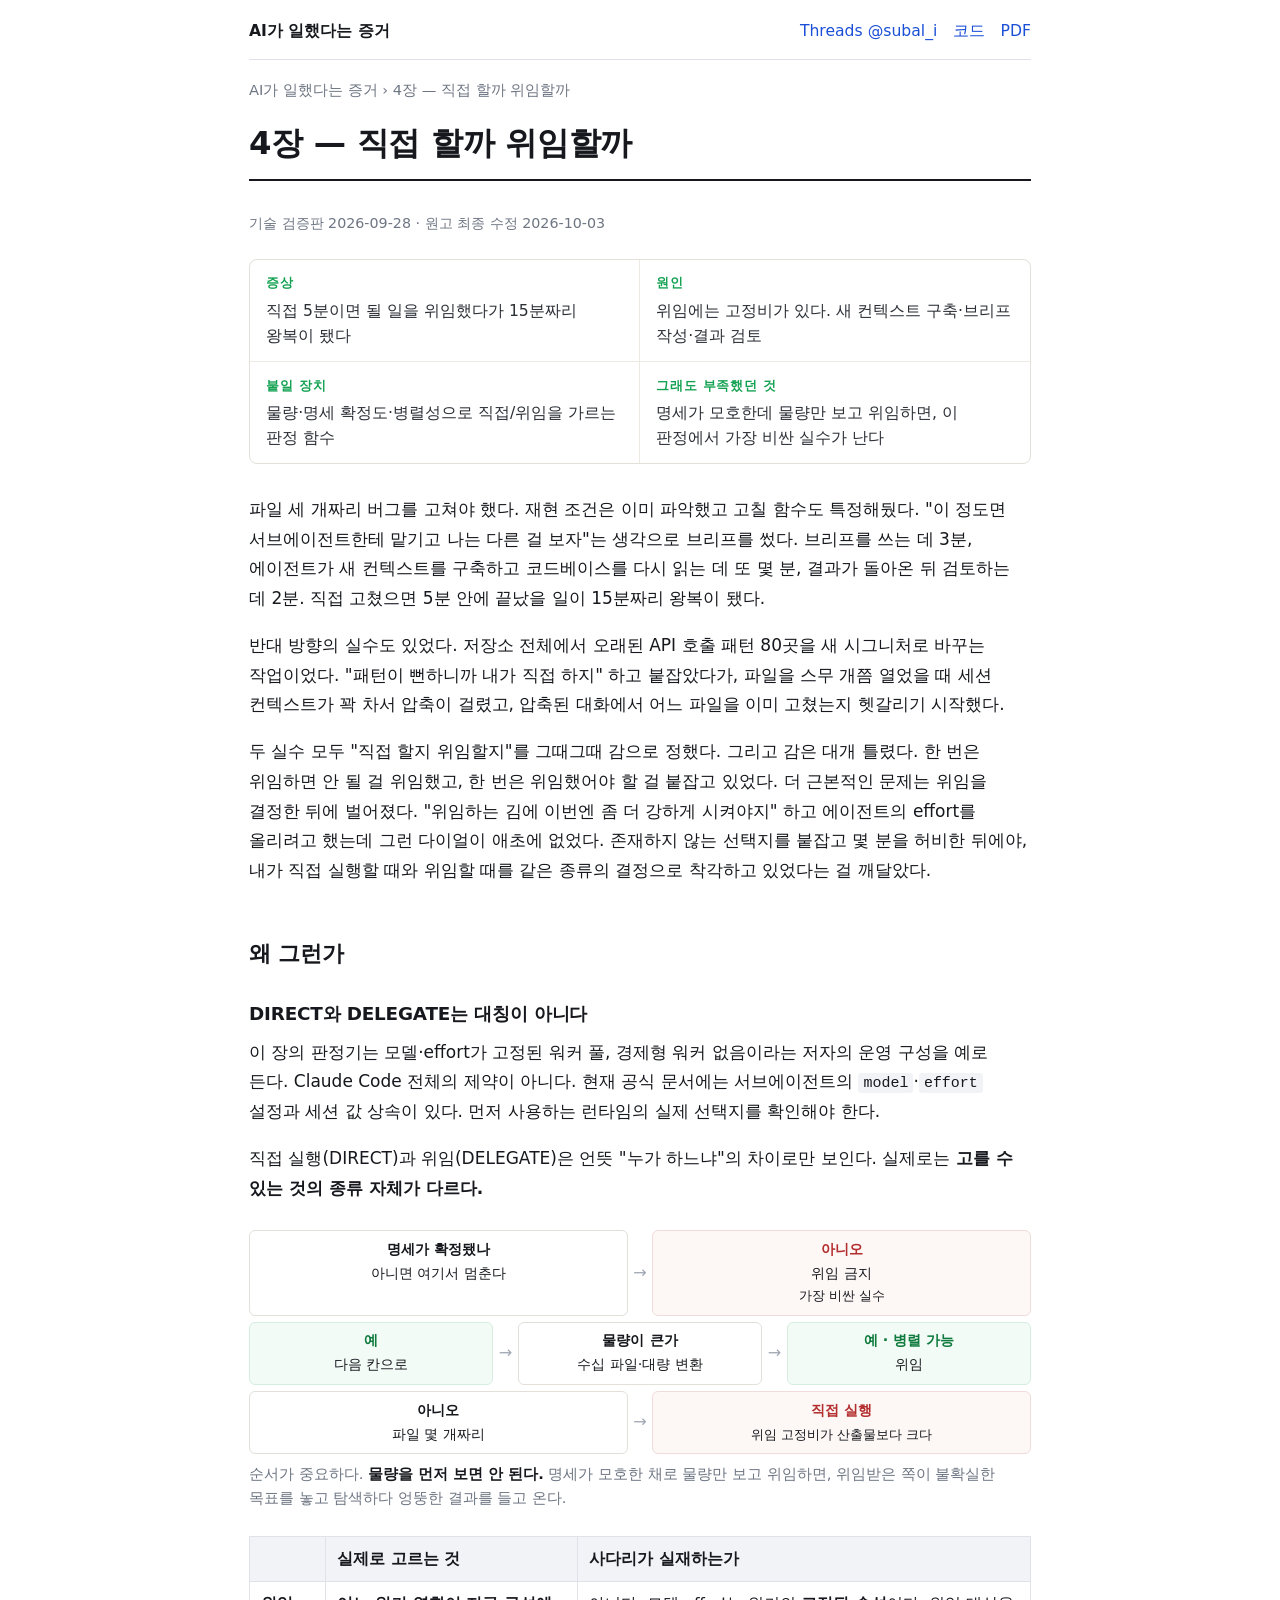
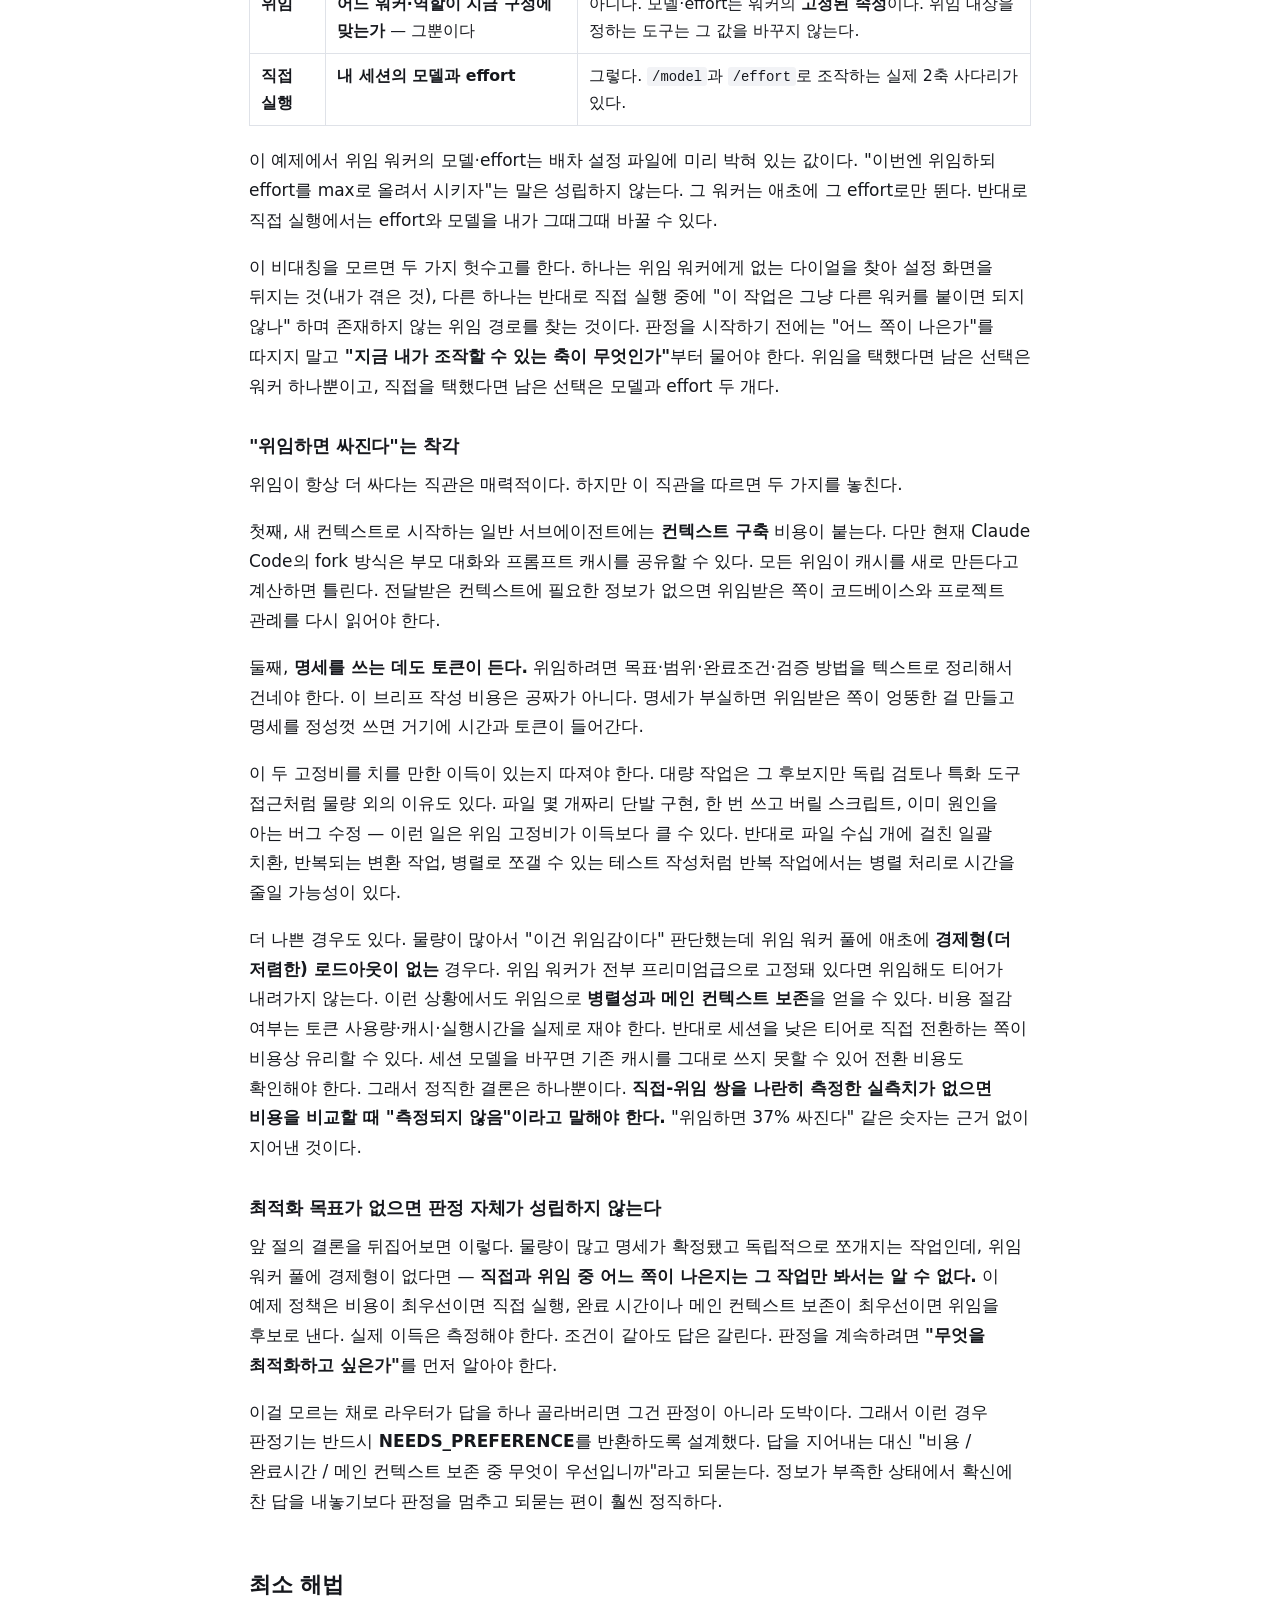
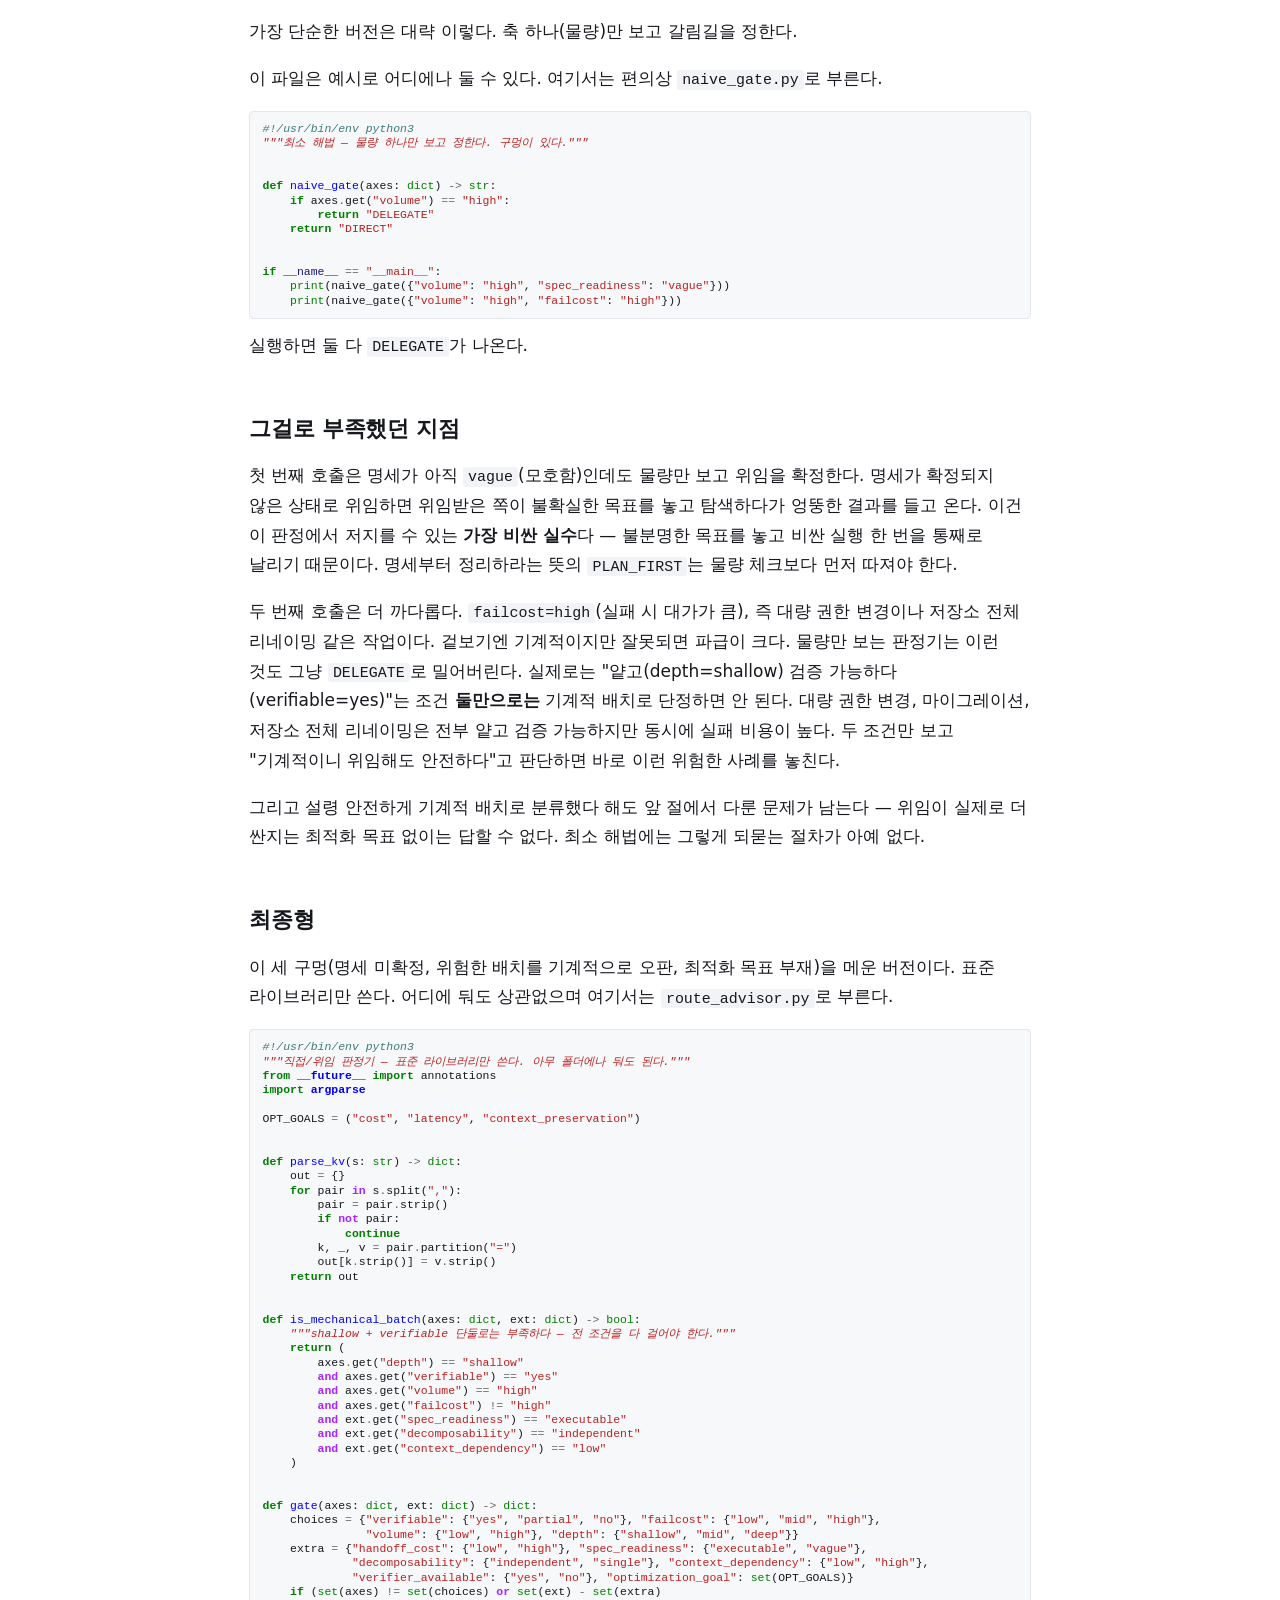
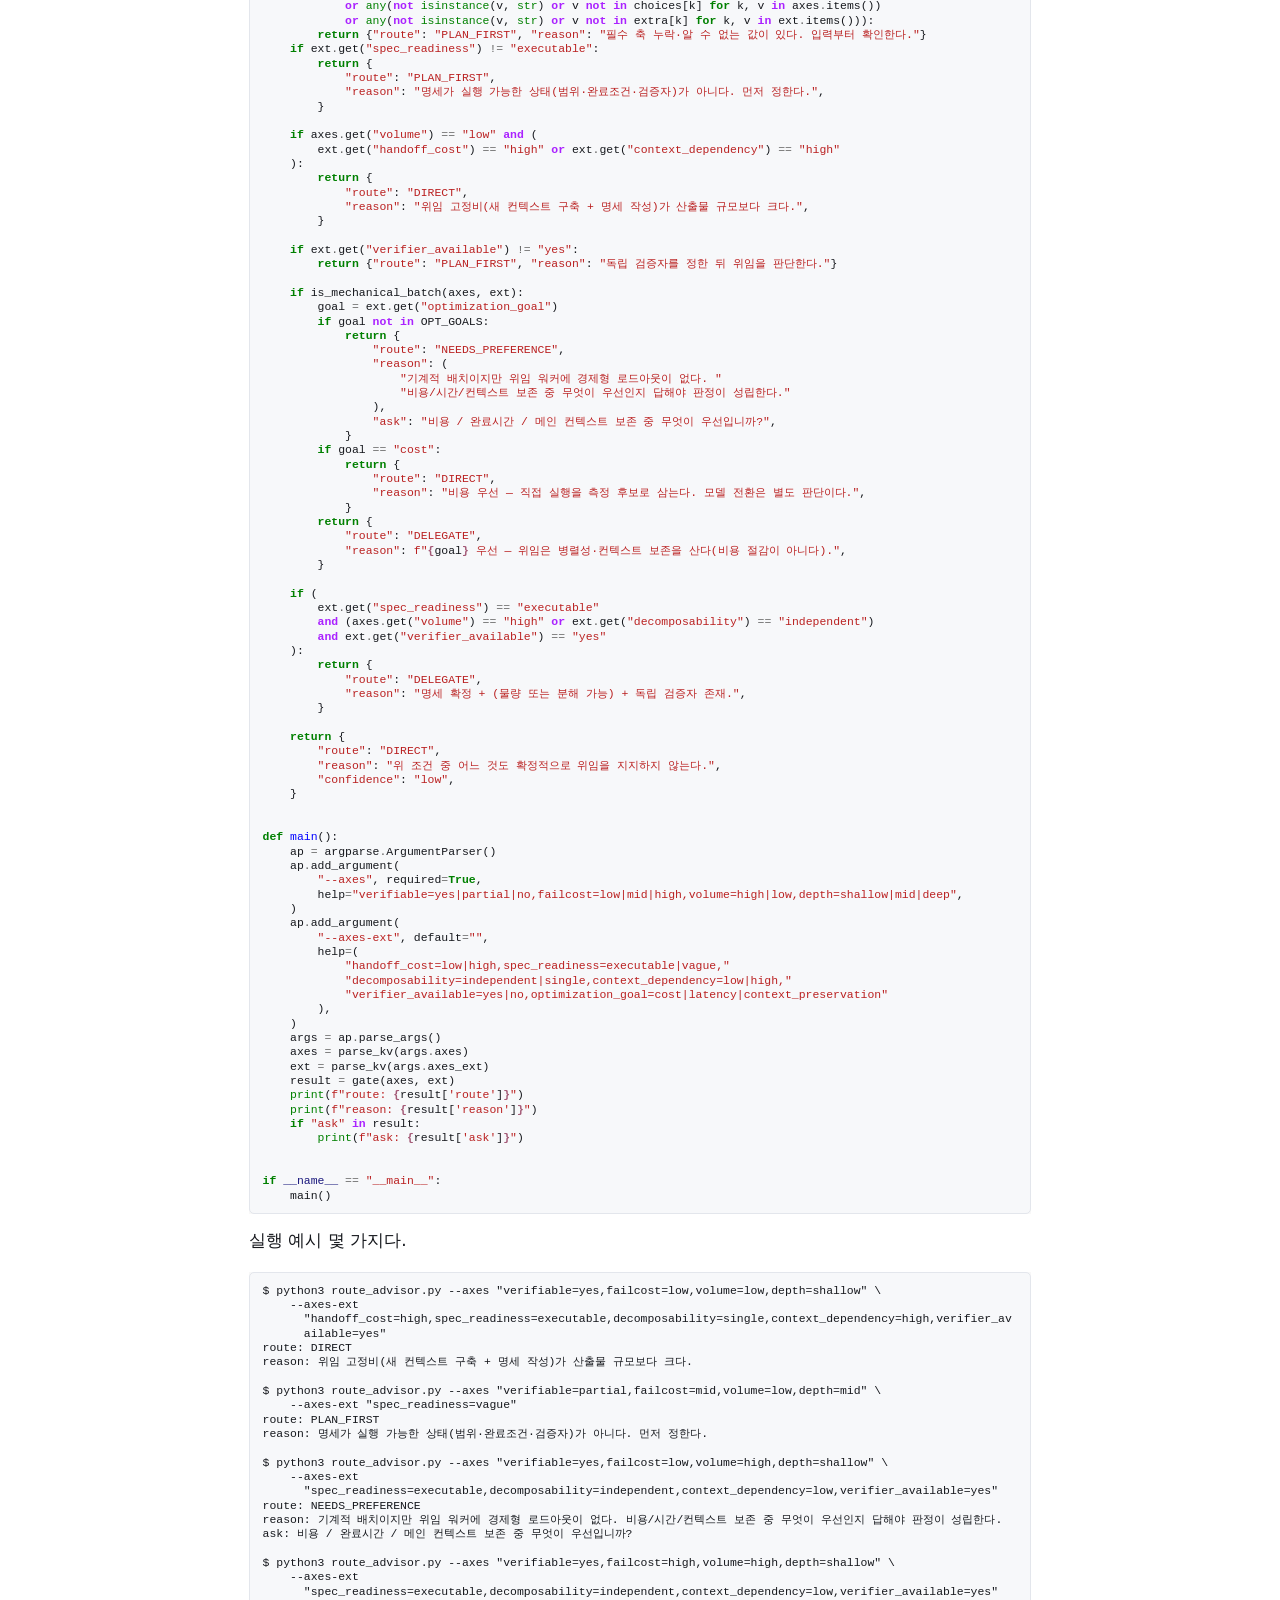
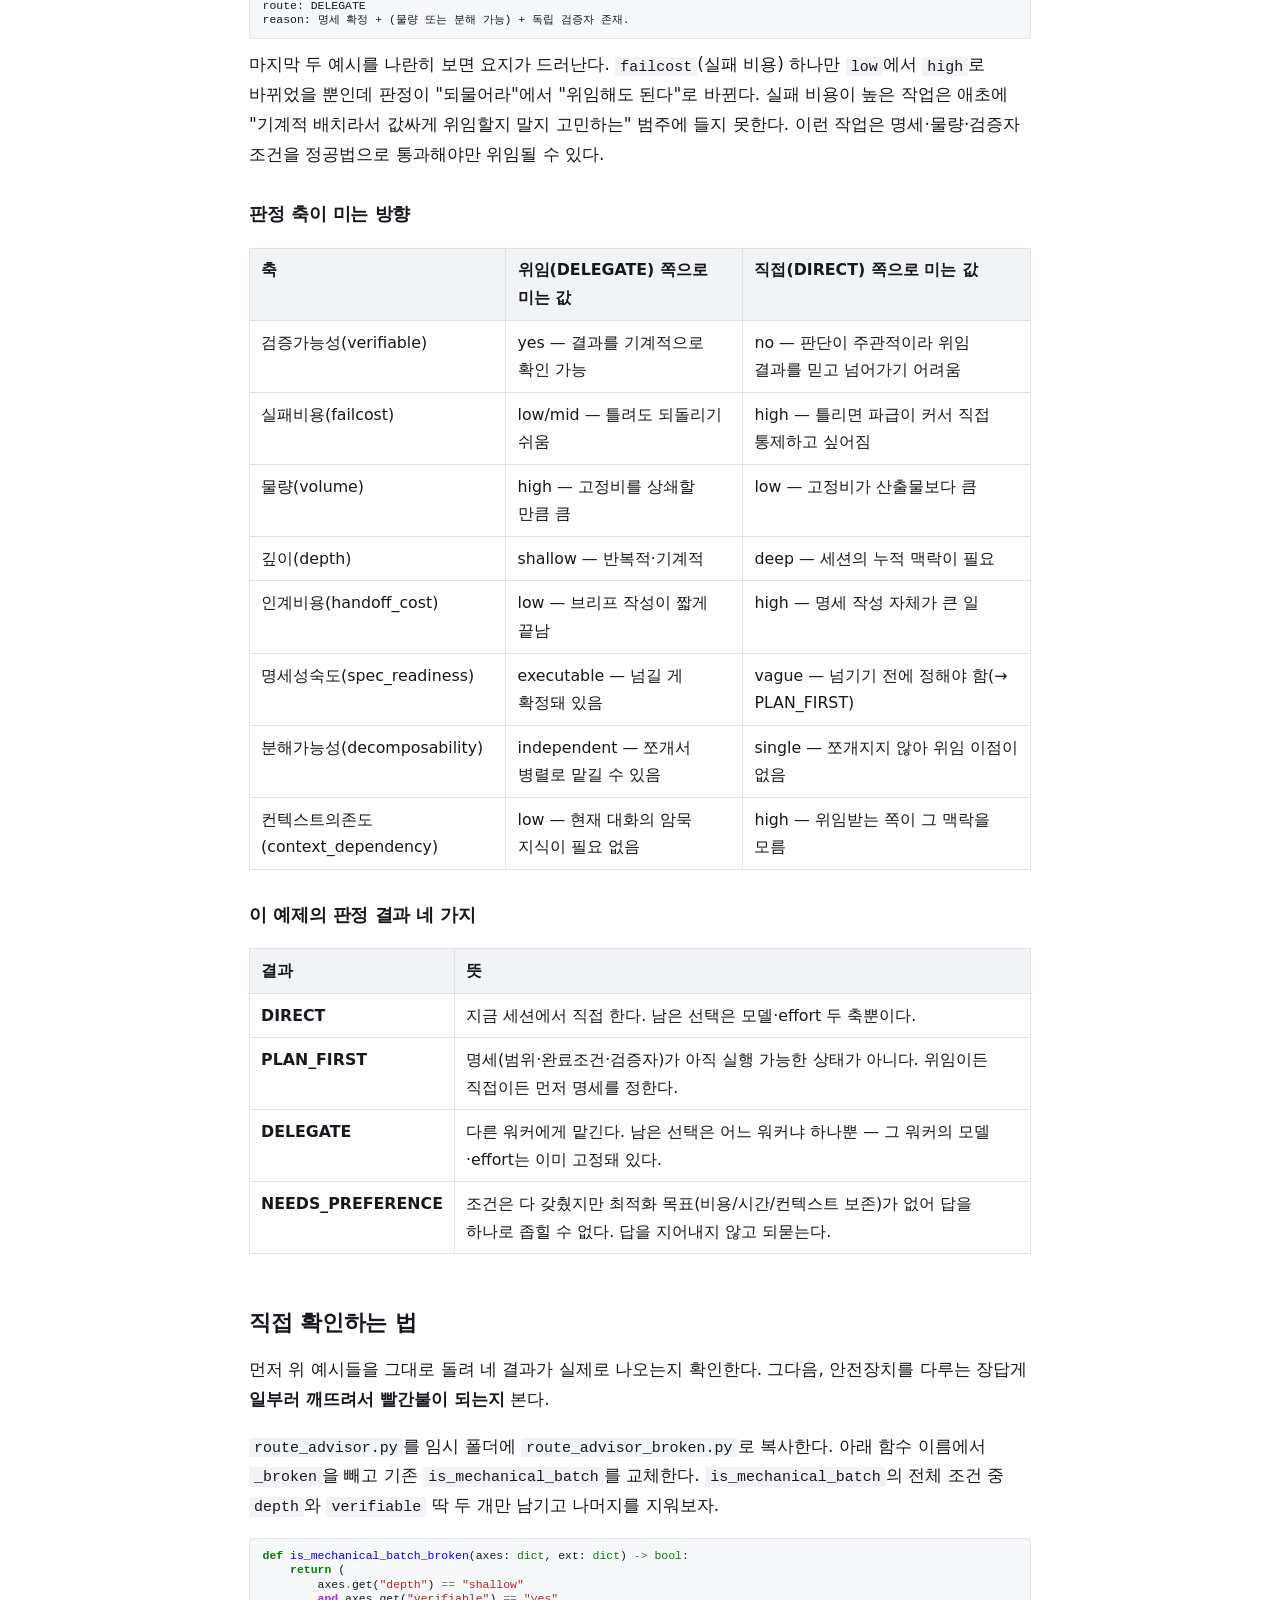
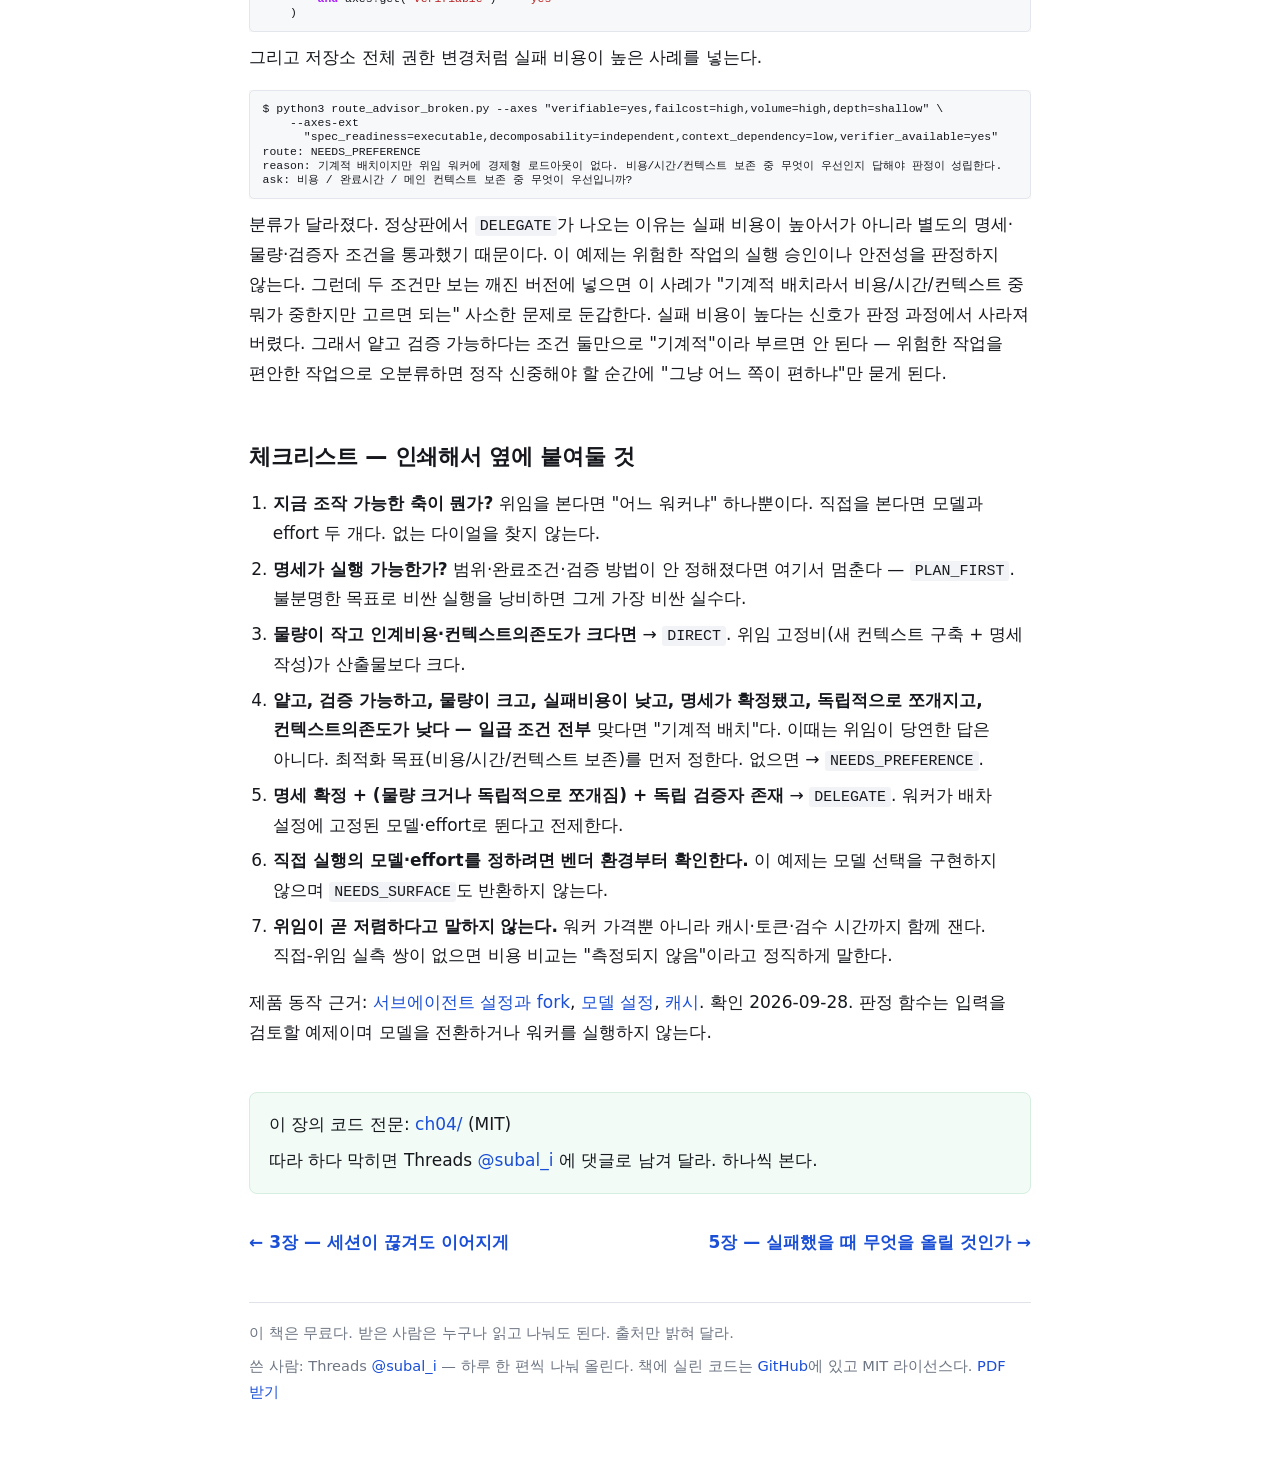
<file: docs/ch04-direct-or-delegate/index.html>
<!doctype html>
<html lang="ko">
<head>
<meta charset="utf-8">
<meta name="viewport" content="width=device-width, initial-scale=1">
<title>4장 — 직접 할까 위임할까 | AI가 일했다는 증거</title>
<meta name="description" content="직접 5분이면 될 일을 위임했다가 15분짜리 왕복이 됐다. 붙일 장치: 물량·명세 확정도·병렬성으로 직접/위임을 가르는 판정 함수.">
<link rel="canonical" href="https://gforce10-design.github.io/ai-work-evidence/ch04-direct-or-delegate/">
<meta property="og:type" content="article">
<meta property="og:site_name" content="AI가 일했다는 증거">
<meta property="og:title" content="4장 — 직접 할까 위임할까 | AI가 일했다는 증거">
<meta property="og:description" content="직접 5분이면 될 일을 위임했다가 15분짜리 왕복이 됐다. 붙일 장치: 물량·명세 확정도·병렬성으로 직접/위임을 가르는 판정 함수.">
<meta property="og:url" content="https://gforce10-design.github.io/ai-work-evidence/ch04-direct-or-delegate/">
<meta property="og:image" content="https://gforce10-design.github.io/ai-work-evidence/assets/og.png">
<meta property="og:locale" content="ko_KR">
<meta name="twitter:card" content="summary_large_image">
<link rel="sitemap" type="application/xml" href="https://gforce10-design.github.io/ai-work-evidence/sitemap.xml">
<link rel="stylesheet" href="../assets/style.css">
<script type="application/ld+json">{"@context": "https://schema.org", "@graph": [{"@type": "Article", "@id": "https://gforce10-design.github.io/ai-work-evidence/ch04-direct-or-delegate/#article", "headline": "4장 — 직접 할까 위임할까", "description": "직접 5분이면 될 일을 위임했다가 15분짜리 왕복이 됐다. 붙일 장치: 물량·명세 확정도·병렬성으로 직접/위임을 가르는 판정 함수.", "inLanguage": "ko", "mainEntityOfPage": "https://gforce10-design.github.io/ai-work-evidence/ch04-direct-or-delegate/", "isAccessibleForFree": true, "image": "https://gforce10-design.github.io/ai-work-evidence/assets/og.png", "isPartOf": {"@type": "Book", "@id": "https://gforce10-design.github.io/ai-work-evidence/#book", "name": "AI가 일했다는 증거", "url": "https://gforce10-design.github.io/ai-work-evidence/"}, "author": {"@type": "Person", "@id": "https://gforce10-design.github.io/ai-work-evidence/#author", "name": "subal_i", "url": "https://www.threads.com/@subal_i", "sameAs": ["https://www.threads.com/@subal_i", "https://github.com/Gforce10-design"]}, "datePublished": "2026-09-28", "dateModified": "2026-10-03"}, {"@type": "BreadcrumbList", "itemListElement": [{"@type": "ListItem", "position": 1, "name": "AI가 일했다는 증거", "item": "https://gforce10-design.github.io/ai-work-evidence/"}, {"@type": "ListItem", "position": 2, "name": "4장 — 직접 할까 위임할까", "item": "https://gforce10-design.github.io/ai-work-evidence/ch04-direct-or-delegate/"}]}]}</script>
</head>
<body>
<header class="site"><a class="name" href="../">AI가 일했다는 증거</a><nav><a href="https://www.threads.com/@subal_i">Threads @subal_i</a><a href="https://github.com/Gforce10-design/ai-work-evidence">코드</a><a href="https://github.com/Gforce10-design/ai-work-evidence/releases/latest">PDF</a></nav></header>
<nav class="crumb" aria-label="위치"><a href="../">AI가 일했다는 증거</a> › 4장 — 직접 할까 위임할까</nav>
<main>
<article>
<h1 id="4">4장 — 직접 할까 위임할까</h1>
<p class="stamp">기술 검증판 2026-09-28 · 원고 최종 수정 2026-10-03</p>
<div class="brief"><div><dt>증상</dt><dd>직접 5분이면 될 일을 위임했다가 15분짜리 왕복이 됐다</dd></div><div><dt>원인</dt><dd>위임에는 고정비가 있다. 새 컨텍스트 구축·브리프 작성·결과 검토</dd></div><div><dt>붙일 장치</dt><dd>물량·명세 확정도·병렬성으로 직접/위임을 가르는 판정 함수</dd></div><div><dt>그래도 부족했던 것</dt><dd>명세가 모호한데 물량만 보고 위임하면, 이 판정에서 가장 비싼 실수가 난다</dd></div></div>

<p>파일 세 개짜리 버그를 고쳐야 했다. 재현 조건은 이미 파악했고 고칠 함수도 특정해뒀다. "이 정도면 서브에이전트한테 맡기고 나는 다른 걸 보자"는 생각으로 브리프를 썼다. 브리프를 쓰는 데 3분, 에이전트가 새 컨텍스트를 구축하고 코드베이스를 다시 읽는 데 또 몇 분, 결과가 돌아온 뒤 검토하는 데 2분. 직접 고쳤으면 5분 안에 끝났을 일이 15분짜리 왕복이 됐다.</p>
<p>반대 방향의 실수도 있었다. 저장소 전체에서 오래된 API 호출 패턴 80곳을 새 시그니처로 바꾸는 작업이었다. "패턴이 뻔하니까 내가 직접 하지" 하고 붙잡았다가, 파일을 스무 개쯤 열었을 때 세션 컨텍스트가 꽉 차서 압축이 걸렸고, 압축된 대화에서 어느 파일을 이미 고쳤는지 헷갈리기 시작했다.</p>
<p>두 실수 모두 "직접 할지 위임할지"를 그때그때 감으로 정했다. 그리고 감은 대개 틀렸다. 한 번은 위임하면 안 될 걸 위임했고, 한 번은 위임했어야 할 걸 붙잡고 있었다. 더 근본적인 문제는 위임을 결정한 뒤에 벌어졌다. "위임하는 김에 이번엔 좀 더 강하게 시켜야지" 하고 에이전트의 effort를 올리려고 했는데 그런 다이얼이 애초에 없었다. 존재하지 않는 선택지를 붙잡고 몇 분을 허비한 뒤에야, 내가 직접 실행할 때와 위임할 때를 같은 종류의 결정으로 착각하고 있었다는 걸 깨달았다.</p>
<h2 id="_1">왜 그런가</h2>
<h3 id="direct-delegate">DIRECT와 DELEGATE는 대칭이 아니다</h3>
<p>이 장의 판정기는 모델·effort가 고정된 워커 풀, 경제형 워커 없음이라는 저자의 운영 구성을 예로 든다. Claude Code 전체의 제약이 아니다. 현재 공식 문서에는 서브에이전트의 <code>model</code>·<code>effort</code> 설정과 세션 값 상속이 있다. 먼저 사용하는 런타임의 실제 선택지를 확인해야 한다.</p>
<p>직접 실행(DIRECT)과 위임(DELEGATE)은 언뜻 "누가 하느냐"의 차이로만 보인다. 실제로는 <strong>고를 수 있는 것의 종류 자체가 다르다.</strong></p>
<div class="fig"><div class="flow"><div class="step"><b>명세가 확정됐나</b>아니면 여기서 멈춘다</div><span class="arr">→</span><div class="step hit"><b>아니오</b>위임 금지<br><span style="font-size:.9em">가장 비싼 실수</span></div></div><div class="flow" style="margin-top:6px"><div class="step src"><b>예</b>다음 칸으로</div><span class="arr">→</span><div class="step"><b>물량이 큰가</b>수십 파일·대량 변환</div><span class="arr">→</span><div class="step src"><b>예 · 병렬 가능</b>위임</div></div><div class="flow" style="margin-top:6px"><div class="step"><b>아니오</b>파일 몇 개짜리</div><span class="arr">→</span><div class="step hit"><b>직접 실행</b><span style="font-size:.9em">위임 고정비가 산출물보다 크다</span></div></div><div class="fig-cap">순서가 중요하다. <b>물량을 먼저 보면 안 된다.</b> 명세가 모호한 채로 물량만 보고 위임하면, 위임받은 쪽이 불확실한 목표를 놓고 탐색하다 엉뚱한 결과를 들고 온다.</div></div>

<div class="tw"><table>
<thead>
<tr>
<th></th>
<th>실제로 고르는 것</th>
<th>사다리가 실재하는가</th>
</tr>
</thead>
<tbody>
<tr>
<td><strong>위임</strong></td>
<td><strong>어느 워커·역할이 지금 구성에 맞는가</strong> — 그뿐이다</td>
<td>아니다. 모델·effort는 워커의 <strong>고정된 속성</strong>이다. 위임 대상을 정하는 도구는 그 값을 바꾸지 않는다.</td>
</tr>
<tr>
<td><strong>직접 실행</strong></td>
<td><strong>내 세션의 모델과 effort</strong></td>
<td>그렇다. <code>/model</code>과 <code>/effort</code>로 조작하는 실제 2축 사다리가 있다.</td>
</tr>
</tbody>
</table></div>
<p>이 예제에서 위임 워커의 모델·effort는 배차 설정 파일에 미리 박혀 있는 값이다. "이번엔 위임하되 effort를 max로 올려서 시키자"는 말은 성립하지 않는다. 그 워커는 애초에 그 effort로만 뛴다. 반대로 직접 실행에서는 effort와 모델을 내가 그때그때 바꿀 수 있다.</p>
<p>이 비대칭을 모르면 두 가지 헛수고를 한다. 하나는 위임 워커에게 없는 다이얼을 찾아 설정 화면을 뒤지는 것(내가 겪은 것), 다른 하나는 반대로 직접 실행 중에 "이 작업은 그냥 다른 워커를 붙이면 되지 않나" 하며 존재하지 않는 위임 경로를 찾는 것이다. 판정을 시작하기 전에는 "어느 쪽이 나은가"를 따지지 말고 <strong>"지금 내가 조작할 수 있는 축이 무엇인가"</strong>부터 물어야 한다. 위임을 택했다면 남은 선택은 워커 하나뿐이고, 직접을 택했다면 남은 선택은 모델과 effort 두 개다.</p>
<h3 id="_2">"위임하면 싸진다"는 착각</h3>
<p>위임이 항상 더 싸다는 직관은 매력적이다. 하지만 이 직관을 따르면 두 가지를 놓친다.</p>
<p>첫째, 새 컨텍스트로 시작하는 일반 서브에이전트에는 <strong>컨텍스트 구축</strong> 비용이 붙는다. 다만 현재 Claude Code의 fork 방식은 부모 대화와 프롬프트 캐시를 공유할 수 있다. 모든 위임이 캐시를 새로 만든다고 계산하면 틀린다. 전달받은 컨텍스트에 필요한 정보가 없으면 위임받은 쪽이 코드베이스와 프로젝트 관례를 다시 읽어야 한다.</p>
<p>둘째, <strong>명세를 쓰는 데도 토큰이 든다.</strong> 위임하려면 목표·범위·완료조건·검증 방법을 텍스트로 정리해서 건네야 한다. 이 브리프 작성 비용은 공짜가 아니다. 명세가 부실하면 위임받은 쪽이 엉뚱한 걸 만들고 명세를 정성껏 쓰면 거기에 시간과 토큰이 들어간다.</p>
<p>이 두 고정비를 치를 만한 이득이 있는지 따져야 한다. 대량 작업은 그 후보지만 독립 검토나 특화 도구 접근처럼 물량 외의 이유도 있다. 파일 몇 개짜리 단발 구현, 한 번 쓰고 버릴 스크립트, 이미 원인을 아는 버그 수정 — 이런 일은 위임 고정비가 이득보다 클 수 있다. 반대로 파일 수십 개에 걸친 일괄 치환, 반복되는 변환 작업, 병렬로 쪼갤 수 있는 테스트 작성처럼 반복 작업에서는 병렬 처리로 시간을 줄일 가능성이 있다.</p>
<p>더 나쁜 경우도 있다. 물량이 많아서 "이건 위임감이다" 판단했는데 위임 워커 풀에 애초에 <strong>경제형(더 저렴한) 로드아웃이 없는</strong> 경우다. 위임 워커가 전부 프리미엄급으로 고정돼 있다면 위임해도 티어가 내려가지 않는다. 이런 상황에서도 위임으로 <strong>병렬성과 메인 컨텍스트 보존</strong>을 얻을 수 있다. 비용 절감 여부는 토큰 사용량·캐시·실행시간을 실제로 재야 한다. 반대로 세션을 낮은 티어로 직접 전환하는 쪽이 비용상 유리할 수 있다. 세션 모델을 바꾸면 기존 캐시를 그대로 쓰지 못할 수 있어 전환 비용도 확인해야 한다. 그래서 정직한 결론은 하나뿐이다. <strong>직접-위임 쌍을 나란히 측정한 실측치가 없으면 비용을 비교할 때 "측정되지 않음"이라고 말해야 한다.</strong> "위임하면 37% 싸진다" 같은 숫자는 근거 없이 지어낸 것이다.</p>
<h3 id="_3">최적화 목표가 없으면 판정 자체가 성립하지 않는다</h3>
<p>앞 절의 결론을 뒤집어보면 이렇다. 물량이 많고 명세가 확정됐고 독립적으로 쪼개지는 작업인데, 위임 워커 풀에 경제형이 없다면 — <strong>직접과 위임 중 어느 쪽이 나은지는 그 작업만 봐서는 알 수 없다.</strong> 이 예제 정책은 비용이 최우선이면 직접 실행, 완료 시간이나 메인 컨텍스트 보존이 최우선이면 위임을 후보로 낸다. 실제 이득은 측정해야 한다. 조건이 같아도 답은 갈린다. 판정을 계속하려면 <strong>"무엇을 최적화하고 싶은가"</strong>를 먼저 알아야 한다.</p>
<p>이걸 모르는 채로 라우터가 답을 하나 골라버리면 그건 판정이 아니라 도박이다. 그래서 이런 경우 판정기는 반드시 <strong>NEEDS_PREFERENCE</strong>를 반환하도록 설계했다. 답을 지어내는 대신 "비용 / 완료시간 / 메인 컨텍스트 보존 중 무엇이 우선입니까"라고 되묻는다. 정보가 부족한 상태에서 확신에 찬 답을 내놓기보다 판정을 멈추고 되묻는 편이 훨씬 정직하다.</p>
<h2 id="_4">최소 해법</h2>
<p>가장 단순한 버전은 대략 이렇다. 축 하나(물량)만 보고 갈림길을 정한다.</p>
<p>이 파일은 예시로 어디에나 둘 수 있다. 여기서는 편의상 <code>naive_gate.py</code>로 부른다.</p>
<div class="codehilite" style="background: #f8f8f8"><pre style="line-height: 125%;"><span></span><code><span id="ln-1" style="padding-left:2ch;text-indent:-2ch"><span style="color: #3D7B7B; font-style: italic">#!/usr/bin/env python3</span>
</span><span id="ln-2" style="padding-left:2ch;text-indent:-2ch"><span style="color: #BA2121; font-style: italic">&quot;&quot;&quot;최소 해법 — 물량 하나만 보고 정한다. 구멍이 있다.&quot;&quot;&quot;</span>
</span><span id="ln-3" style="padding-left:2ch;text-indent:-2ch">
</span><span id="ln-4" style="padding-left:2ch;text-indent:-2ch">
</span><span id="ln-5" style="padding-left:2ch;text-indent:-2ch"><span style="color: #008000; font-weight: bold">def</span><span style="color: #BBB"> </span><span style="color: #00F">naive_gate</span>(axes: <span style="color: #008000">dict</span>) <span style="color: #666">-&gt;</span> <span style="color: #008000">str</span>:
</span><span id="ln-6" style="padding-left:6ch;text-indent:-6ch">    <span style="color: #008000; font-weight: bold">if</span> axes<span style="color: #666">.</span>get(<span style="color: #BA2121">&quot;volume&quot;</span>) <span style="color: #666">==</span> <span style="color: #BA2121">&quot;high&quot;</span>:
</span><span id="ln-7" style="padding-left:10ch;text-indent:-10ch">        <span style="color: #008000; font-weight: bold">return</span> <span style="color: #BA2121">&quot;DELEGATE&quot;</span>
</span><span id="ln-8" style="padding-left:6ch;text-indent:-6ch">    <span style="color: #008000; font-weight: bold">return</span> <span style="color: #BA2121">&quot;DIRECT&quot;</span>
</span><span id="ln-9" style="padding-left:2ch;text-indent:-2ch">
</span><span id="ln-10" style="padding-left:2ch;text-indent:-2ch">
</span><span id="ln-11" style="padding-left:2ch;text-indent:-2ch"><span style="color: #008000; font-weight: bold">if</span> <span style="color: #19177C">__name__</span> <span style="color: #666">==</span> <span style="color: #BA2121">&quot;__main__&quot;</span>:
</span><span id="ln-12" style="padding-left:6ch;text-indent:-6ch">    <span style="color: #008000">print</span>(naive_gate({<span style="color: #BA2121">&quot;volume&quot;</span>: <span style="color: #BA2121">&quot;high&quot;</span>, <span style="color: #BA2121">&quot;spec_readiness&quot;</span>: <span style="color: #BA2121">&quot;vague&quot;</span>}))
</span><span id="ln-13" style="padding-left:6ch;text-indent:-6ch">    <span style="color: #008000">print</span>(naive_gate({<span style="color: #BA2121">&quot;volume&quot;</span>: <span style="color: #BA2121">&quot;high&quot;</span>, <span style="color: #BA2121">&quot;failcost&quot;</span>: <span style="color: #BA2121">&quot;high&quot;</span>}))
</span></code></pre></div>

<p>실행하면 둘 다 <code>DELEGATE</code>가 나온다.</p>
<h2 id="_5">그걸로 부족했던 지점</h2>
<p>첫 번째 호출은 명세가 아직 <code>vague</code>(모호함)인데도 물량만 보고 위임을 확정한다. 명세가 확정되지 않은 상태로 위임하면 위임받은 쪽이 불확실한 목표를 놓고 탐색하다가 엉뚱한 결과를 들고 온다. 이건 이 판정에서 저지를 수 있는 <strong>가장 비싼 실수</strong>다 — 불분명한 목표를 놓고 비싼 실행 한 번을 통째로 날리기 때문이다. 명세부터 정리하라는 뜻의 <code>PLAN_FIRST</code>는 물량 체크보다 먼저 따져야 한다.</p>
<p>두 번째 호출은 더 까다롭다. <code>failcost=high</code>(실패 시 대가가 큼), 즉 대량 권한 변경이나 저장소 전체 리네이밍 같은 작업이다. 겉보기엔 기계적이지만 잘못되면 파급이 크다. 물량만 보는 판정기는 이런 것도 그냥 <code>DELEGATE</code>로 밀어버린다. 실제로는 "얕고(depth=shallow) 검증 가능하다(verifiable=yes)"는 조건 <strong>둘만으로는</strong> 기계적 배치로 단정하면 안 된다. 대량 권한 변경, 마이그레이션, 저장소 전체 리네이밍은 전부 얕고 검증 가능하지만 동시에 실패 비용이 높다. 두 조건만 보고 "기계적이니 위임해도 안전하다"고 판단하면 바로 이런 위험한 사례를 놓친다.</p>
<p>그리고 설령 안전하게 기계적 배치로 분류했다 해도 앞 절에서 다룬 문제가 남는다 — 위임이 실제로 더 싼지는 최적화 목표 없이는 답할 수 없다. 최소 해법에는 그렇게 되묻는 절차가 아예 없다.</p>
<h2 id="_6">최종형</h2>
<p>이 세 구멍(명세 미확정, 위험한 배치를 기계적으로 오판, 최적화 목표 부재)을 메운 버전이다. 표준 라이브러리만 쓴다. 어디에 둬도 상관없으며 여기서는 <code>route_advisor.py</code>로 부른다.</p>
<div class="codehilite" style="background: #f8f8f8"><pre style="line-height: 125%;"><span></span><code><span id="ln-1" style="padding-left:2ch;text-indent:-2ch"><span style="color: #3D7B7B; font-style: italic">#!/usr/bin/env python3</span>
</span><span id="ln-2" style="padding-left:2ch;text-indent:-2ch"><span style="color: #BA2121; font-style: italic">&quot;&quot;&quot;직접/위임 판정기 — 표준 라이브러리만 쓴다. 아무 폴더에나 둬도 된다.&quot;&quot;&quot;</span>
</span><span id="ln-3" style="padding-left:2ch;text-indent:-2ch"><span style="color: #008000; font-weight: bold">from</span><span style="color: #BBB"> </span><span style="color: #00F; font-weight: bold">__future__</span><span style="color: #BBB"> </span><span style="color: #008000; font-weight: bold">import</span> annotations
</span><span id="ln-4" style="padding-left:2ch;text-indent:-2ch"><span style="color: #008000; font-weight: bold">import</span><span style="color: #BBB"> </span><span style="color: #00F; font-weight: bold">argparse</span>
</span><span id="ln-5" style="padding-left:2ch;text-indent:-2ch">
</span><span id="ln-6" style="padding-left:2ch;text-indent:-2ch">OPT_GOALS <span style="color: #666">=</span> (<span style="color: #BA2121">&quot;cost&quot;</span>, <span style="color: #BA2121">&quot;latency&quot;</span>, <span style="color: #BA2121">&quot;context_preservation&quot;</span>)
</span><span id="ln-7" style="padding-left:2ch;text-indent:-2ch">
</span><span id="ln-8" style="padding-left:2ch;text-indent:-2ch">
</span><span id="ln-9" style="padding-left:2ch;text-indent:-2ch"><span style="color: #008000; font-weight: bold">def</span><span style="color: #BBB"> </span><span style="color: #00F">parse_kv</span>(s: <span style="color: #008000">str</span>) <span style="color: #666">-&gt;</span> <span style="color: #008000">dict</span>:
</span><span id="ln-10" style="padding-left:6ch;text-indent:-6ch">    out <span style="color: #666">=</span> {}
</span><span id="ln-11" style="padding-left:6ch;text-indent:-6ch">    <span style="color: #008000; font-weight: bold">for</span> pair <span style="color: #A2F; font-weight: bold">in</span> s<span style="color: #666">.</span>split(<span style="color: #BA2121">&quot;,&quot;</span>):
</span><span id="ln-12" style="padding-left:10ch;text-indent:-10ch">        pair <span style="color: #666">=</span> pair<span style="color: #666">.</span>strip()
</span><span id="ln-13" style="padding-left:10ch;text-indent:-10ch">        <span style="color: #008000; font-weight: bold">if</span> <span style="color: #A2F; font-weight: bold">not</span> pair:
</span><span id="ln-14" style="padding-left:14ch;text-indent:-14ch">            <span style="color: #008000; font-weight: bold">continue</span>
</span><span id="ln-15" style="padding-left:10ch;text-indent:-10ch">        k, _, v <span style="color: #666">=</span> pair<span style="color: #666">.</span>partition(<span style="color: #BA2121">&quot;=&quot;</span>)
</span><span id="ln-16" style="padding-left:10ch;text-indent:-10ch">        out[k<span style="color: #666">.</span>strip()] <span style="color: #666">=</span> v<span style="color: #666">.</span>strip()
</span><span id="ln-17" style="padding-left:6ch;text-indent:-6ch">    <span style="color: #008000; font-weight: bold">return</span> out
</span><span id="ln-18" style="padding-left:2ch;text-indent:-2ch">
</span><span id="ln-19" style="padding-left:2ch;text-indent:-2ch">
</span><span id="ln-20" style="padding-left:2ch;text-indent:-2ch"><span style="color: #008000; font-weight: bold">def</span><span style="color: #BBB"> </span><span style="color: #00F">is_mechanical_batch</span>(axes: <span style="color: #008000">dict</span>, ext: <span style="color: #008000">dict</span>) <span style="color: #666">-&gt;</span> <span style="color: #008000">bool</span>:
</span><span id="ln-21" style="padding-left:6ch;text-indent:-6ch"><span style="color: #BBB">    </span><span style="color: #BA2121; font-style: italic">&quot;&quot;&quot;shallow + verifiable 단둘로는 부족하다 — 전 조건을 다 걸어야 한다.&quot;&quot;&quot;</span>
</span><span id="ln-22" style="padding-left:6ch;text-indent:-6ch">    <span style="color: #008000; font-weight: bold">return</span> (
</span><span id="ln-23" style="padding-left:10ch;text-indent:-10ch">        axes<span style="color: #666">.</span>get(<span style="color: #BA2121">&quot;depth&quot;</span>) <span style="color: #666">==</span> <span style="color: #BA2121">&quot;shallow&quot;</span>
</span><span id="ln-24" style="padding-left:10ch;text-indent:-10ch">        <span style="color: #A2F; font-weight: bold">and</span> axes<span style="color: #666">.</span>get(<span style="color: #BA2121">&quot;verifiable&quot;</span>) <span style="color: #666">==</span> <span style="color: #BA2121">&quot;yes&quot;</span>
</span><span id="ln-25" style="padding-left:10ch;text-indent:-10ch">        <span style="color: #A2F; font-weight: bold">and</span> axes<span style="color: #666">.</span>get(<span style="color: #BA2121">&quot;volume&quot;</span>) <span style="color: #666">==</span> <span style="color: #BA2121">&quot;high&quot;</span>
</span><span id="ln-26" style="padding-left:10ch;text-indent:-10ch">        <span style="color: #A2F; font-weight: bold">and</span> axes<span style="color: #666">.</span>get(<span style="color: #BA2121">&quot;failcost&quot;</span>) <span style="color: #666">!=</span> <span style="color: #BA2121">&quot;high&quot;</span>
</span><span id="ln-27" style="padding-left:10ch;text-indent:-10ch">        <span style="color: #A2F; font-weight: bold">and</span> ext<span style="color: #666">.</span>get(<span style="color: #BA2121">&quot;spec_readiness&quot;</span>) <span style="color: #666">==</span> <span style="color: #BA2121">&quot;executable&quot;</span>
</span><span id="ln-28" style="padding-left:10ch;text-indent:-10ch">        <span style="color: #A2F; font-weight: bold">and</span> ext<span style="color: #666">.</span>get(<span style="color: #BA2121">&quot;decomposability&quot;</span>) <span style="color: #666">==</span> <span style="color: #BA2121">&quot;independent&quot;</span>
</span><span id="ln-29" style="padding-left:10ch;text-indent:-10ch">        <span style="color: #A2F; font-weight: bold">and</span> ext<span style="color: #666">.</span>get(<span style="color: #BA2121">&quot;context_dependency&quot;</span>) <span style="color: #666">==</span> <span style="color: #BA2121">&quot;low&quot;</span>
</span><span id="ln-30" style="padding-left:6ch;text-indent:-6ch">    )
</span><span id="ln-31" style="padding-left:2ch;text-indent:-2ch">
</span><span id="ln-32" style="padding-left:2ch;text-indent:-2ch">
</span><span id="ln-33" style="padding-left:2ch;text-indent:-2ch"><span style="color: #008000; font-weight: bold">def</span><span style="color: #BBB"> </span><span style="color: #00F">gate</span>(axes: <span style="color: #008000">dict</span>, ext: <span style="color: #008000">dict</span>) <span style="color: #666">-&gt;</span> <span style="color: #008000">dict</span>:
</span><span id="ln-34" style="padding-left:6ch;text-indent:-6ch">    choices <span style="color: #666">=</span> {<span style="color: #BA2121">&quot;verifiable&quot;</span>: {<span style="color: #BA2121">&quot;yes&quot;</span>, <span style="color: #BA2121">&quot;partial&quot;</span>, <span style="color: #BA2121">&quot;no&quot;</span>}, <span style="color: #BA2121">&quot;failcost&quot;</span>: {<span style="color: #BA2121">&quot;low&quot;</span>, <span style="color: #BA2121">&quot;mid&quot;</span>, <span style="color: #BA2121">&quot;high&quot;</span>},
</span><span id="ln-35" style="padding-left:17ch;text-indent:-17ch">               <span style="color: #BA2121">&quot;volume&quot;</span>: {<span style="color: #BA2121">&quot;low&quot;</span>, <span style="color: #BA2121">&quot;high&quot;</span>}, <span style="color: #BA2121">&quot;depth&quot;</span>: {<span style="color: #BA2121">&quot;shallow&quot;</span>, <span style="color: #BA2121">&quot;mid&quot;</span>, <span style="color: #BA2121">&quot;deep&quot;</span>}}
</span><span id="ln-36" style="padding-left:6ch;text-indent:-6ch">    extra <span style="color: #666">=</span> {<span style="color: #BA2121">&quot;handoff_cost&quot;</span>: {<span style="color: #BA2121">&quot;low&quot;</span>, <span style="color: #BA2121">&quot;high&quot;</span>}, <span style="color: #BA2121">&quot;spec_readiness&quot;</span>: {<span style="color: #BA2121">&quot;executable&quot;</span>, <span style="color: #BA2121">&quot;vague&quot;</span>},
</span><span id="ln-37" style="padding-left:15ch;text-indent:-15ch">             <span style="color: #BA2121">&quot;decomposability&quot;</span>: {<span style="color: #BA2121">&quot;independent&quot;</span>, <span style="color: #BA2121">&quot;single&quot;</span>}, <span style="color: #BA2121">&quot;context_dependency&quot;</span>: {<span style="color: #BA2121">&quot;low&quot;</span>, <span style="color: #BA2121">&quot;high&quot;</span>},
</span><span id="ln-38" style="padding-left:15ch;text-indent:-15ch">             <span style="color: #BA2121">&quot;verifier_available&quot;</span>: {<span style="color: #BA2121">&quot;yes&quot;</span>, <span style="color: #BA2121">&quot;no&quot;</span>}, <span style="color: #BA2121">&quot;optimization_goal&quot;</span>: <span style="color: #008000">set</span>(OPT_GOALS)}
</span><span id="ln-39" style="padding-left:6ch;text-indent:-6ch">    <span style="color: #008000; font-weight: bold">if</span> (<span style="color: #008000">set</span>(axes) <span style="color: #666">!=</span> <span style="color: #008000">set</span>(choices) <span style="color: #A2F; font-weight: bold">or</span> <span style="color: #008000">set</span>(ext) <span style="color: #666">-</span> <span style="color: #008000">set</span>(extra)
</span><span id="ln-40" style="padding-left:14ch;text-indent:-14ch">            <span style="color: #A2F; font-weight: bold">or</span> <span style="color: #008000">any</span>(<span style="color: #A2F; font-weight: bold">not</span> <span style="color: #008000">isinstance</span>(v, <span style="color: #008000">str</span>) <span style="color: #A2F; font-weight: bold">or</span> v <span style="color: #A2F; font-weight: bold">not</span> <span style="color: #A2F; font-weight: bold">in</span> choices[k] <span style="color: #008000; font-weight: bold">for</span> k, v <span style="color: #A2F; font-weight: bold">in</span> axes<span style="color: #666">.</span>items())
</span><span id="ln-41" style="padding-left:14ch;text-indent:-14ch">            <span style="color: #A2F; font-weight: bold">or</span> <span style="color: #008000">any</span>(<span style="color: #A2F; font-weight: bold">not</span> <span style="color: #008000">isinstance</span>(v, <span style="color: #008000">str</span>) <span style="color: #A2F; font-weight: bold">or</span> v <span style="color: #A2F; font-weight: bold">not</span> <span style="color: #A2F; font-weight: bold">in</span> extra[k] <span style="color: #008000; font-weight: bold">for</span> k, v <span style="color: #A2F; font-weight: bold">in</span> ext<span style="color: #666">.</span>items())):
</span><span id="ln-42" style="padding-left:10ch;text-indent:-10ch">        <span style="color: #008000; font-weight: bold">return</span> {<span style="color: #BA2121">&quot;route&quot;</span>: <span style="color: #BA2121">&quot;PLAN_FIRST&quot;</span>, <span style="color: #BA2121">&quot;reason&quot;</span>: <span style="color: #BA2121">&quot;필수 축 누락·알 수 없는 값이 있다. 입력부터 확인한다.&quot;</span>}
</span><span id="ln-43" style="padding-left:6ch;text-indent:-6ch">    <span style="color: #008000; font-weight: bold">if</span> ext<span style="color: #666">.</span>get(<span style="color: #BA2121">&quot;spec_readiness&quot;</span>) <span style="color: #666">!=</span> <span style="color: #BA2121">&quot;executable&quot;</span>:
</span><span id="ln-44" style="padding-left:10ch;text-indent:-10ch">        <span style="color: #008000; font-weight: bold">return</span> {
</span><span id="ln-45" style="padding-left:14ch;text-indent:-14ch">            <span style="color: #BA2121">&quot;route&quot;</span>: <span style="color: #BA2121">&quot;PLAN_FIRST&quot;</span>,
</span><span id="ln-46" style="padding-left:14ch;text-indent:-14ch">            <span style="color: #BA2121">&quot;reason&quot;</span>: <span style="color: #BA2121">&quot;명세가 실행 가능한 상태(범위·완료조건·검증자)가 아니다. 먼저 정한다.&quot;</span>,
</span><span id="ln-47" style="padding-left:10ch;text-indent:-10ch">        }
</span><span id="ln-48" style="padding-left:2ch;text-indent:-2ch">
</span><span id="ln-49" style="padding-left:6ch;text-indent:-6ch">    <span style="color: #008000; font-weight: bold">if</span> axes<span style="color: #666">.</span>get(<span style="color: #BA2121">&quot;volume&quot;</span>) <span style="color: #666">==</span> <span style="color: #BA2121">&quot;low&quot;</span> <span style="color: #A2F; font-weight: bold">and</span> (
</span><span id="ln-50" style="padding-left:10ch;text-indent:-10ch">        ext<span style="color: #666">.</span>get(<span style="color: #BA2121">&quot;handoff_cost&quot;</span>) <span style="color: #666">==</span> <span style="color: #BA2121">&quot;high&quot;</span> <span style="color: #A2F; font-weight: bold">or</span> ext<span style="color: #666">.</span>get(<span style="color: #BA2121">&quot;context_dependency&quot;</span>) <span style="color: #666">==</span> <span style="color: #BA2121">&quot;high&quot;</span>
</span><span id="ln-51" style="padding-left:6ch;text-indent:-6ch">    ):
</span><span id="ln-52" style="padding-left:10ch;text-indent:-10ch">        <span style="color: #008000; font-weight: bold">return</span> {
</span><span id="ln-53" style="padding-left:14ch;text-indent:-14ch">            <span style="color: #BA2121">&quot;route&quot;</span>: <span style="color: #BA2121">&quot;DIRECT&quot;</span>,
</span><span id="ln-54" style="padding-left:14ch;text-indent:-14ch">            <span style="color: #BA2121">&quot;reason&quot;</span>: <span style="color: #BA2121">&quot;위임 고정비(새 컨텍스트 구축 + 명세 작성)가 산출물 규모보다 크다.&quot;</span>,
</span><span id="ln-55" style="padding-left:10ch;text-indent:-10ch">        }
</span><span id="ln-56" style="padding-left:2ch;text-indent:-2ch">
</span><span id="ln-57" style="padding-left:6ch;text-indent:-6ch">    <span style="color: #008000; font-weight: bold">if</span> ext<span style="color: #666">.</span>get(<span style="color: #BA2121">&quot;verifier_available&quot;</span>) <span style="color: #666">!=</span> <span style="color: #BA2121">&quot;yes&quot;</span>:
</span><span id="ln-58" style="padding-left:10ch;text-indent:-10ch">        <span style="color: #008000; font-weight: bold">return</span> {<span style="color: #BA2121">&quot;route&quot;</span>: <span style="color: #BA2121">&quot;PLAN_FIRST&quot;</span>, <span style="color: #BA2121">&quot;reason&quot;</span>: <span style="color: #BA2121">&quot;독립 검증자를 정한 뒤 위임을 판단한다.&quot;</span>}
</span><span id="ln-59" style="padding-left:2ch;text-indent:-2ch">
</span><span id="ln-60" style="padding-left:6ch;text-indent:-6ch">    <span style="color: #008000; font-weight: bold">if</span> is_mechanical_batch(axes, ext):
</span><span id="ln-61" style="padding-left:10ch;text-indent:-10ch">        goal <span style="color: #666">=</span> ext<span style="color: #666">.</span>get(<span style="color: #BA2121">&quot;optimization_goal&quot;</span>)
</span><span id="ln-62" style="padding-left:10ch;text-indent:-10ch">        <span style="color: #008000; font-weight: bold">if</span> goal <span style="color: #A2F; font-weight: bold">not</span> <span style="color: #A2F; font-weight: bold">in</span> OPT_GOALS:
</span><span id="ln-63" style="padding-left:14ch;text-indent:-14ch">            <span style="color: #008000; font-weight: bold">return</span> {
</span><span id="ln-64" style="padding-left:18ch;text-indent:-18ch">                <span style="color: #BA2121">&quot;route&quot;</span>: <span style="color: #BA2121">&quot;NEEDS_PREFERENCE&quot;</span>,
</span><span id="ln-65" style="padding-left:18ch;text-indent:-18ch">                <span style="color: #BA2121">&quot;reason&quot;</span>: (
</span><span id="ln-66" style="padding-left:22ch;text-indent:-22ch">                    <span style="color: #BA2121">&quot;기계적 배치이지만 위임 워커에 경제형 로드아웃이 없다. &quot;</span>
</span><span id="ln-67" style="padding-left:22ch;text-indent:-22ch">                    <span style="color: #BA2121">&quot;비용/시간/컨텍스트 보존 중 무엇이 우선인지 답해야 판정이 성립한다.&quot;</span>
</span><span id="ln-68" style="padding-left:18ch;text-indent:-18ch">                ),
</span><span id="ln-69" style="padding-left:18ch;text-indent:-18ch">                <span style="color: #BA2121">&quot;ask&quot;</span>: <span style="color: #BA2121">&quot;비용 / 완료시간 / 메인 컨텍스트 보존 중 무엇이 우선입니까?&quot;</span>,
</span><span id="ln-70" style="padding-left:14ch;text-indent:-14ch">            }
</span><span id="ln-71" style="padding-left:10ch;text-indent:-10ch">        <span style="color: #008000; font-weight: bold">if</span> goal <span style="color: #666">==</span> <span style="color: #BA2121">&quot;cost&quot;</span>:
</span><span id="ln-72" style="padding-left:14ch;text-indent:-14ch">            <span style="color: #008000; font-weight: bold">return</span> {
</span><span id="ln-73" style="padding-left:18ch;text-indent:-18ch">                <span style="color: #BA2121">&quot;route&quot;</span>: <span style="color: #BA2121">&quot;DIRECT&quot;</span>,
</span><span id="ln-74" style="padding-left:18ch;text-indent:-18ch">                <span style="color: #BA2121">&quot;reason&quot;</span>: <span style="color: #BA2121">&quot;비용 우선 — 직접 실행을 측정 후보로 삼는다. 모델 전환은 별도 판단이다.&quot;</span>,
</span><span id="ln-75" style="padding-left:14ch;text-indent:-14ch">            }
</span><span id="ln-76" style="padding-left:10ch;text-indent:-10ch">        <span style="color: #008000; font-weight: bold">return</span> {
</span><span id="ln-77" style="padding-left:14ch;text-indent:-14ch">            <span style="color: #BA2121">&quot;route&quot;</span>: <span style="color: #BA2121">&quot;DELEGATE&quot;</span>,
</span><span id="ln-78" style="padding-left:14ch;text-indent:-14ch">            <span style="color: #BA2121">&quot;reason&quot;</span>: <span style="color: #BA2121">f&quot;</span><span style="color: #A45A77; font-weight: bold">{</span>goal<span style="color: #A45A77; font-weight: bold">}</span><span style="color: #BA2121"> 우선 — 위임은 병렬성·컨텍스트 보존을 산다(비용 절감이 아니다).&quot;</span>,
</span><span id="ln-79" style="padding-left:10ch;text-indent:-10ch">        }
</span><span id="ln-80" style="padding-left:2ch;text-indent:-2ch">
</span><span id="ln-81" style="padding-left:6ch;text-indent:-6ch">    <span style="color: #008000; font-weight: bold">if</span> (
</span><span id="ln-82" style="padding-left:10ch;text-indent:-10ch">        ext<span style="color: #666">.</span>get(<span style="color: #BA2121">&quot;spec_readiness&quot;</span>) <span style="color: #666">==</span> <span style="color: #BA2121">&quot;executable&quot;</span>
</span><span id="ln-83" style="padding-left:10ch;text-indent:-10ch">        <span style="color: #A2F; font-weight: bold">and</span> (axes<span style="color: #666">.</span>get(<span style="color: #BA2121">&quot;volume&quot;</span>) <span style="color: #666">==</span> <span style="color: #BA2121">&quot;high&quot;</span> <span style="color: #A2F; font-weight: bold">or</span> ext<span style="color: #666">.</span>get(<span style="color: #BA2121">&quot;decomposability&quot;</span>) <span style="color: #666">==</span> <span style="color: #BA2121">&quot;independent&quot;</span>)
</span><span id="ln-84" style="padding-left:10ch;text-indent:-10ch">        <span style="color: #A2F; font-weight: bold">and</span> ext<span style="color: #666">.</span>get(<span style="color: #BA2121">&quot;verifier_available&quot;</span>) <span style="color: #666">==</span> <span style="color: #BA2121">&quot;yes&quot;</span>
</span><span id="ln-85" style="padding-left:6ch;text-indent:-6ch">    ):
</span><span id="ln-86" style="padding-left:10ch;text-indent:-10ch">        <span style="color: #008000; font-weight: bold">return</span> {
</span><span id="ln-87" style="padding-left:14ch;text-indent:-14ch">            <span style="color: #BA2121">&quot;route&quot;</span>: <span style="color: #BA2121">&quot;DELEGATE&quot;</span>,
</span><span id="ln-88" style="padding-left:14ch;text-indent:-14ch">            <span style="color: #BA2121">&quot;reason&quot;</span>: <span style="color: #BA2121">&quot;명세 확정 + (물량 또는 분해 가능) + 독립 검증자 존재.&quot;</span>,
</span><span id="ln-89" style="padding-left:10ch;text-indent:-10ch">        }
</span><span id="ln-90" style="padding-left:2ch;text-indent:-2ch">
</span><span id="ln-91" style="padding-left:6ch;text-indent:-6ch">    <span style="color: #008000; font-weight: bold">return</span> {
</span><span id="ln-92" style="padding-left:10ch;text-indent:-10ch">        <span style="color: #BA2121">&quot;route&quot;</span>: <span style="color: #BA2121">&quot;DIRECT&quot;</span>,
</span><span id="ln-93" style="padding-left:10ch;text-indent:-10ch">        <span style="color: #BA2121">&quot;reason&quot;</span>: <span style="color: #BA2121">&quot;위 조건 중 어느 것도 확정적으로 위임을 지지하지 않는다.&quot;</span>,
</span><span id="ln-94" style="padding-left:10ch;text-indent:-10ch">        <span style="color: #BA2121">&quot;confidence&quot;</span>: <span style="color: #BA2121">&quot;low&quot;</span>,
</span><span id="ln-95" style="padding-left:6ch;text-indent:-6ch">    }
</span><span id="ln-96" style="padding-left:2ch;text-indent:-2ch">
</span><span id="ln-97" style="padding-left:2ch;text-indent:-2ch">
</span><span id="ln-98" style="padding-left:2ch;text-indent:-2ch"><span style="color: #008000; font-weight: bold">def</span><span style="color: #BBB"> </span><span style="color: #00F">main</span>():
</span><span id="ln-99" style="padding-left:6ch;text-indent:-6ch">    ap <span style="color: #666">=</span> argparse<span style="color: #666">.</span>ArgumentParser()
</span><span id="ln-100" style="padding-left:6ch;text-indent:-6ch">    ap<span style="color: #666">.</span>add_argument(
</span><span id="ln-101" style="padding-left:10ch;text-indent:-10ch">        <span style="color: #BA2121">&quot;--axes&quot;</span>, required<span style="color: #666">=</span><span style="color: #008000; font-weight: bold">True</span>,
</span><span id="ln-102" style="padding-left:10ch;text-indent:-10ch">        help<span style="color: #666">=</span><span style="color: #BA2121">&quot;verifiable=yes|partial|no,failcost=low|mid|high,volume=high|low,depth=shallow|mid|deep&quot;</span>,
</span><span id="ln-103" style="padding-left:6ch;text-indent:-6ch">    )
</span><span id="ln-104" style="padding-left:6ch;text-indent:-6ch">    ap<span style="color: #666">.</span>add_argument(
</span><span id="ln-105" style="padding-left:10ch;text-indent:-10ch">        <span style="color: #BA2121">&quot;--axes-ext&quot;</span>, default<span style="color: #666">=</span><span style="color: #BA2121">&quot;&quot;</span>,
</span><span id="ln-106" style="padding-left:10ch;text-indent:-10ch">        help<span style="color: #666">=</span>(
</span><span id="ln-107" style="padding-left:14ch;text-indent:-14ch">            <span style="color: #BA2121">&quot;handoff_cost=low|high,spec_readiness=executable|vague,&quot;</span>
</span><span id="ln-108" style="padding-left:14ch;text-indent:-14ch">            <span style="color: #BA2121">&quot;decomposability=independent|single,context_dependency=low|high,&quot;</span>
</span><span id="ln-109" style="padding-left:14ch;text-indent:-14ch">            <span style="color: #BA2121">&quot;verifier_available=yes|no,optimization_goal=cost|latency|context_preservation&quot;</span>
</span><span id="ln-110" style="padding-left:10ch;text-indent:-10ch">        ),
</span><span id="ln-111" style="padding-left:6ch;text-indent:-6ch">    )
</span><span id="ln-112" style="padding-left:6ch;text-indent:-6ch">    args <span style="color: #666">=</span> ap<span style="color: #666">.</span>parse_args()
</span><span id="ln-113" style="padding-left:6ch;text-indent:-6ch">    axes <span style="color: #666">=</span> parse_kv(args<span style="color: #666">.</span>axes)
</span><span id="ln-114" style="padding-left:6ch;text-indent:-6ch">    ext <span style="color: #666">=</span> parse_kv(args<span style="color: #666">.</span>axes_ext)
</span><span id="ln-115" style="padding-left:6ch;text-indent:-6ch">    result <span style="color: #666">=</span> gate(axes, ext)
</span><span id="ln-116" style="padding-left:6ch;text-indent:-6ch">    <span style="color: #008000">print</span>(<span style="color: #BA2121">f&quot;route: </span><span style="color: #A45A77; font-weight: bold">{</span>result[<span style="color: #BA2121">&#39;route&#39;</span>]<span style="color: #A45A77; font-weight: bold">}</span><span style="color: #BA2121">&quot;</span>)
</span><span id="ln-117" style="padding-left:6ch;text-indent:-6ch">    <span style="color: #008000">print</span>(<span style="color: #BA2121">f&quot;reason: </span><span style="color: #A45A77; font-weight: bold">{</span>result[<span style="color: #BA2121">&#39;reason&#39;</span>]<span style="color: #A45A77; font-weight: bold">}</span><span style="color: #BA2121">&quot;</span>)
</span><span id="ln-118" style="padding-left:6ch;text-indent:-6ch">    <span style="color: #008000; font-weight: bold">if</span> <span style="color: #BA2121">&quot;ask&quot;</span> <span style="color: #A2F; font-weight: bold">in</span> result:
</span><span id="ln-119" style="padding-left:10ch;text-indent:-10ch">        <span style="color: #008000">print</span>(<span style="color: #BA2121">f&quot;ask: </span><span style="color: #A45A77; font-weight: bold">{</span>result[<span style="color: #BA2121">&#39;ask&#39;</span>]<span style="color: #A45A77; font-weight: bold">}</span><span style="color: #BA2121">&quot;</span>)
</span><span id="ln-120" style="padding-left:2ch;text-indent:-2ch">
</span><span id="ln-121" style="padding-left:2ch;text-indent:-2ch">
</span><span id="ln-122" style="padding-left:2ch;text-indent:-2ch"><span style="color: #008000; font-weight: bold">if</span> <span style="color: #19177C">__name__</span> <span style="color: #666">==</span> <span style="color: #BA2121">&quot;__main__&quot;</span>:
</span><span id="ln-123" style="padding-left:6ch;text-indent:-6ch">    main()
</span></code></pre></div>

<p>실행 예시 몇 가지다.</p>
<div class="codehilite" style="background: #f8f8f8"><pre style="line-height: 125%;"><span></span><code><span id="ln-1" style="padding-left:2ch;text-indent:-2ch">$ python3 route_advisor.py --axes &quot;verifiable=yes,failcost=low,volume=low,depth=shallow&quot; \
</span><span id="ln-2" style="padding-left:6ch;text-indent:-6ch">    --axes-ext &quot;handoff_cost=high,spec_readiness=executable,decomposability=single,context_dependency=high,verifier_available=yes&quot;
</span><span id="ln-3" style="padding-left:2ch;text-indent:-2ch">route: DIRECT
</span><span id="ln-4" style="padding-left:2ch;text-indent:-2ch">reason: 위임 고정비(새 컨텍스트 구축 + 명세 작성)가 산출물 규모보다 크다.
</span><span id="ln-5" style="padding-left:2ch;text-indent:-2ch">
</span><span id="ln-6" style="padding-left:2ch;text-indent:-2ch">$ python3 route_advisor.py --axes &quot;verifiable=partial,failcost=mid,volume=low,depth=mid&quot; \
</span><span id="ln-7" style="padding-left:6ch;text-indent:-6ch">    --axes-ext &quot;spec_readiness=vague&quot;
</span><span id="ln-8" style="padding-left:2ch;text-indent:-2ch">route: PLAN_FIRST
</span><span id="ln-9" style="padding-left:2ch;text-indent:-2ch">reason: 명세가 실행 가능한 상태(범위·완료조건·검증자)가 아니다. 먼저 정한다.
</span><span id="ln-10" style="padding-left:2ch;text-indent:-2ch">
</span><span id="ln-11" style="padding-left:2ch;text-indent:-2ch">$ python3 route_advisor.py --axes &quot;verifiable=yes,failcost=low,volume=high,depth=shallow&quot; \
</span><span id="ln-12" style="padding-left:6ch;text-indent:-6ch">    --axes-ext &quot;spec_readiness=executable,decomposability=independent,context_dependency=low,verifier_available=yes&quot;
</span><span id="ln-13" style="padding-left:2ch;text-indent:-2ch">route: NEEDS_PREFERENCE
</span><span id="ln-14" style="padding-left:2ch;text-indent:-2ch">reason: 기계적 배치이지만 위임 워커에 경제형 로드아웃이 없다. 비용/시간/컨텍스트 보존 중 무엇이 우선인지 답해야 판정이 성립한다.
</span><span id="ln-15" style="padding-left:2ch;text-indent:-2ch">ask: 비용 / 완료시간 / 메인 컨텍스트 보존 중 무엇이 우선입니까?
</span><span id="ln-16" style="padding-left:2ch;text-indent:-2ch">
</span><span id="ln-17" style="padding-left:2ch;text-indent:-2ch">$ python3 route_advisor.py --axes &quot;verifiable=yes,failcost=high,volume=high,depth=shallow&quot; \
</span><span id="ln-18" style="padding-left:6ch;text-indent:-6ch">    --axes-ext &quot;spec_readiness=executable,decomposability=independent,context_dependency=low,verifier_available=yes&quot;
</span><span id="ln-19" style="padding-left:2ch;text-indent:-2ch">route: DELEGATE
</span><span id="ln-20" style="padding-left:2ch;text-indent:-2ch">reason: 명세 확정 + (물량 또는 분해 가능) + 독립 검증자 존재.
</span></code></pre></div>

<p>마지막 두 예시를 나란히 보면 요지가 드러난다. <code>failcost</code>(실패 비용) 하나만 <code>low</code>에서 <code>high</code>로 바뀌었을 뿐인데 판정이 "되물어라"에서 "위임해도 된다"로 바뀐다. 실패 비용이 높은 작업은 애초에 "기계적 배치라서 값싸게 위임할지 말지 고민하는" 범주에 들지 못한다. 이런 작업은 명세·물량·검증자 조건을 정공법으로 통과해야만 위임될 수 있다.</p>
<h3 id="_7">판정 축이 미는 방향</h3>
<div class="tw"><table>
<thead>
<tr>
<th>축</th>
<th>위임(DELEGATE) 쪽으로 미는 값</th>
<th>직접(DIRECT) 쪽으로 미는 값</th>
</tr>
</thead>
<tbody>
<tr>
<td>검증가능성(verifiable)</td>
<td>yes — 결과를 기계적으로 확인 가능</td>
<td>no — 판단이 주관적이라 위임 결과를 믿고 넘어가기 어려움</td>
</tr>
<tr>
<td>실패비용(failcost)</td>
<td>low/mid — 틀려도 되돌리기 쉬움</td>
<td>high — 틀리면 파급이 커서 직접 통제하고 싶어짐</td>
</tr>
<tr>
<td>물량(volume)</td>
<td>high — 고정비를 상쇄할 만큼 큼</td>
<td>low — 고정비가 산출물보다 큼</td>
</tr>
<tr>
<td>깊이(depth)</td>
<td>shallow — 반복적·기계적</td>
<td>deep — 세션의 누적 맥락이 필요</td>
</tr>
<tr>
<td>인계비용(handoff_cost)</td>
<td>low — 브리프 작성이 짧게 끝남</td>
<td>high — 명세 작성 자체가 큰 일</td>
</tr>
<tr>
<td>명세성숙도(spec_readiness)</td>
<td>executable — 넘길 게 확정돼 있음</td>
<td>vague — 넘기기 전에 정해야 함(→ PLAN_FIRST)</td>
</tr>
<tr>
<td>분해가능성(decomposability)</td>
<td>independent — 쪼개서 병렬로 맡길 수 있음</td>
<td>single — 쪼개지지 않아 위임 이점이 없음</td>
</tr>
<tr>
<td>컨텍스트의존도(context_dependency)</td>
<td>low — 현재 대화의 암묵 지식이 필요 없음</td>
<td>high — 위임받는 쪽이 그 맥락을 모름</td>
</tr>
</tbody>
</table></div>
<h3 id="_8">이 예제의 판정 결과 네 가지</h3>
<div class="tw"><table>
<thead>
<tr>
<th>결과</th>
<th>뜻</th>
</tr>
</thead>
<tbody>
<tr>
<td><strong>DIRECT</strong></td>
<td>지금 세션에서 직접 한다. 남은 선택은 모델·effort 두 축뿐이다.</td>
</tr>
<tr>
<td><strong>PLAN_FIRST</strong></td>
<td>명세(범위·완료조건·검증자)가 아직 실행 가능한 상태가 아니다. 위임이든 직접이든 먼저 명세를 정한다.</td>
</tr>
<tr>
<td><strong>DELEGATE</strong></td>
<td>다른 워커에게 맡긴다. 남은 선택은 어느 워커냐 하나뿐 — 그 워커의 모델·effort는 이미 고정돼 있다.</td>
</tr>
<tr>
<td><strong>NEEDS_PREFERENCE</strong></td>
<td>조건은 다 갖췄지만 최적화 목표(비용/시간/컨텍스트 보존)가 없어 답을 하나로 좁힐 수 없다. 답을 지어내지 않고 되묻는다.</td>
</tr>
</tbody>
</table></div>
<h2 id="_9">직접 확인하는 법</h2>
<p>먼저 위 예시들을 그대로 돌려 네 결과가 실제로 나오는지 확인한다. 그다음, 안전장치를 다루는 장답게 <strong>일부러 깨뜨려서 빨간불이 되는지</strong> 본다.</p>
<p><code>route_advisor.py</code>를 임시 폴더에 <code>route_advisor_broken.py</code>로 복사한다. 아래 함수 이름에서 <code>_broken</code>을 빼고 기존 <code>is_mechanical_batch</code>를 교체한다. <code>is_mechanical_batch</code>의 전체 조건 중 <code>depth</code>와 <code>verifiable</code> 딱 두 개만 남기고 나머지를 지워보자.</p>
<div class="codehilite" style="background: #f8f8f8"><pre style="line-height: 125%;"><span></span><code><span id="ln-1" style="padding-left:2ch;text-indent:-2ch"><span style="color: #008000; font-weight: bold">def</span><span style="color: #BBB"> </span><span style="color: #00F">is_mechanical_batch_broken</span>(axes: <span style="color: #008000">dict</span>, ext: <span style="color: #008000">dict</span>) <span style="color: #666">-&gt;</span> <span style="color: #008000">bool</span>:
</span><span id="ln-2" style="padding-left:6ch;text-indent:-6ch">    <span style="color: #008000; font-weight: bold">return</span> (
</span><span id="ln-3" style="padding-left:10ch;text-indent:-10ch">        axes<span style="color: #666">.</span>get(<span style="color: #BA2121">&quot;depth&quot;</span>) <span style="color: #666">==</span> <span style="color: #BA2121">&quot;shallow&quot;</span>
</span><span id="ln-4" style="padding-left:10ch;text-indent:-10ch">        <span style="color: #A2F; font-weight: bold">and</span> axes<span style="color: #666">.</span>get(<span style="color: #BA2121">&quot;verifiable&quot;</span>) <span style="color: #666">==</span> <span style="color: #BA2121">&quot;yes&quot;</span>
</span><span id="ln-5" style="padding-left:6ch;text-indent:-6ch">    )
</span></code></pre></div>

<p>그리고 저장소 전체 권한 변경처럼 실패 비용이 높은 사례를 넣는다.</p>
<div class="codehilite" style="background: #f8f8f8"><pre style="line-height: 125%;"><span></span><code><span id="ln-1" style="padding-left:2ch;text-indent:-2ch">$ python3 route_advisor_broken.py --axes &quot;verifiable=yes,failcost=high,volume=high,depth=shallow&quot; \
</span><span id="ln-2" style="padding-left:6ch;text-indent:-6ch">    --axes-ext &quot;spec_readiness=executable,decomposability=independent,context_dependency=low,verifier_available=yes&quot;
</span><span id="ln-3" style="padding-left:2ch;text-indent:-2ch">route: NEEDS_PREFERENCE
</span><span id="ln-4" style="padding-left:2ch;text-indent:-2ch">reason: 기계적 배치이지만 위임 워커에 경제형 로드아웃이 없다. 비용/시간/컨텍스트 보존 중 무엇이 우선인지 답해야 판정이 성립한다.
</span><span id="ln-5" style="padding-left:2ch;text-indent:-2ch">ask: 비용 / 완료시간 / 메인 컨텍스트 보존 중 무엇이 우선입니까?
</span></code></pre></div>

<p>분류가 달라졌다. 정상판에서 <code>DELEGATE</code>가 나오는 이유는 실패 비용이 높아서가 아니라 별도의 명세·물량·검증자 조건을 통과했기 때문이다. 이 예제는 위험한 작업의 실행 승인이나 안전성을 판정하지 않는다. 그런데 두 조건만 보는 깨진 버전에 넣으면 이 사례가 "기계적 배치라서 비용/시간/컨텍스트 중 뭐가 중한지만 고르면 되는" 사소한 문제로 둔갑한다. 실패 비용이 높다는 신호가 판정 과정에서 사라져 버렸다. 그래서 얕고 검증 가능하다는 조건 둘만으로 "기계적"이라 부르면 안 된다 — 위험한 작업을 편안한 작업으로 오분류하면 정작 신중해야 할 순간에 "그냥 어느 쪽이 편하냐"만 묻게 된다.</p>
<h2 id="_10">체크리스트 — 인쇄해서 옆에 붙여둘 것</h2>
<ol>
<li><strong>지금 조작 가능한 축이 뭔가?</strong> 위임을 본다면 "어느 워커냐" 하나뿐이다. 직접을 본다면 모델과 effort 두 개다. 없는 다이얼을 찾지 않는다.</li>
<li><strong>명세가 실행 가능한가?</strong> 범위·완료조건·검증 방법이 안 정해졌다면 여기서 멈춘다 — <code>PLAN_FIRST</code>. 불분명한 목표로 비싼 실행을 낭비하면 그게 가장 비싼 실수다.</li>
<li><strong>물량이 작고 인계비용·컨텍스트의존도가 크다면</strong> → <code>DIRECT</code>. 위임 고정비(새 컨텍스트 구축 + 명세 작성)가 산출물보다 크다.</li>
<li><strong>얕고, 검증 가능하고, 물량이 크고, 실패비용이 낮고, 명세가 확정됐고, 독립적으로 쪼개지고, 컨텍스트의존도가 낮다 — 일곱 조건 전부</strong> 맞다면 "기계적 배치"다. 이때는 위임이 당연한 답은 아니다. 최적화 목표(비용/시간/컨텍스트 보존)를 먼저 정한다. 없으면 → <code>NEEDS_PREFERENCE</code>.</li>
<li><strong>명세 확정 + (물량 크거나 독립적으로 쪼개짐) + 독립 검증자 존재</strong> → <code>DELEGATE</code>. 워커가 배차 설정에 고정된 모델·effort로 뛴다고 전제한다.</li>
<li><strong>직접 실행의 모델·effort를 정하려면 벤더 환경부터 확인한다.</strong> 이 예제는 모델 선택을 구현하지 않으며 <code>NEEDS_SURFACE</code>도 반환하지 않는다.</li>
<li><strong>위임이 곧 저렴하다고 말하지 않는다.</strong> 워커 가격뿐 아니라 캐시·토큰·검수 시간까지 함께 잰다. 직접-위임 실측 쌍이 없으면 비용 비교는 "측정되지 않음"이라고 정직하게 말한다.</li>
</ol>
<p>제품 동작 근거: <a href="https://code.claude.com/docs/en/sub-agents">서브에이전트 설정과 fork</a>, <a href="https://code.claude.com/docs/en/model-config">모델 설정</a>, <a href="https://code.claude.com/docs/en/prompt-caching">캐시</a>. 확인 2026-09-28. 판정 함수는 입력을 검토할 예제이며 모델을 전환하거나 워커를 실행하지 않는다.</p>
</article>
<aside class="ask">
<p>이 장의 코드 전문: <a href="https://github.com/Gforce10-design/ai-work-evidence/tree/main/ch04">ch04/</a> (MIT)</p>
<p>따라 하다 막히면 Threads <a href="https://www.threads.com/@subal_i">@subal_i</a> 에 댓글로 남겨 달라. 하나씩 본다.</p>
</aside>
</main>
<nav class="pager"><a class="prev" href="../ch03-session-continuity/">← 3장 — 세션이 끊겨도 이어지게</a><a class="next" href="../ch05-diagnosing-failure/">5장 — 실패했을 때 무엇을 올릴 것인가 →</a></nav>
<footer class="site">
<p>이 책은 무료다. 받은 사람은 누구나 읽고 나눠도 된다. 출처만 밝혀 달라.</p>
<p>쓴 사람: Threads <a href="https://www.threads.com/@subal_i">@subal_i</a> — 하루 한 편씩 나눠 올린다. 책에 실린 코드는 <a href="https://github.com/Gforce10-design/ai-work-evidence">GitHub</a>에 있고 MIT 라이선스다. <a href="https://github.com/Gforce10-design/ai-work-evidence/releases/latest">PDF 받기</a></p>
</footer>
</body>
</html>
</file>
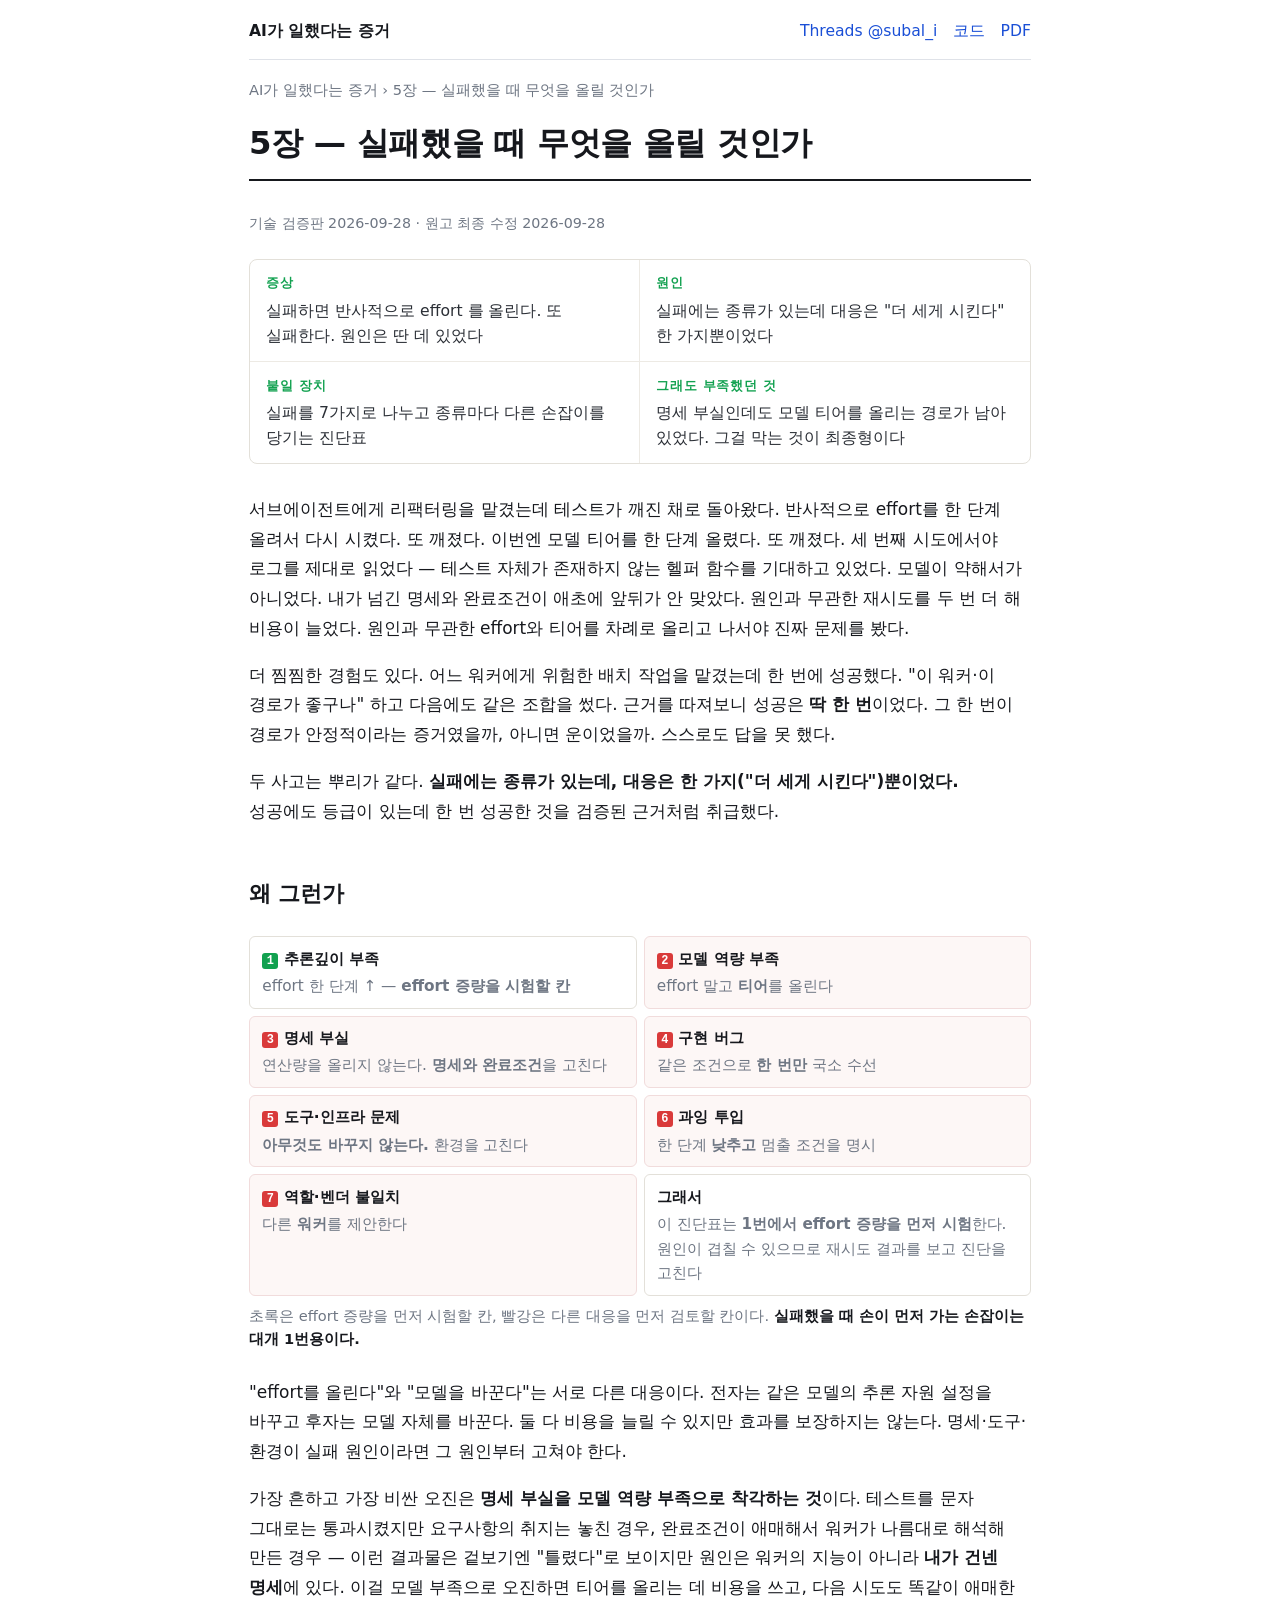
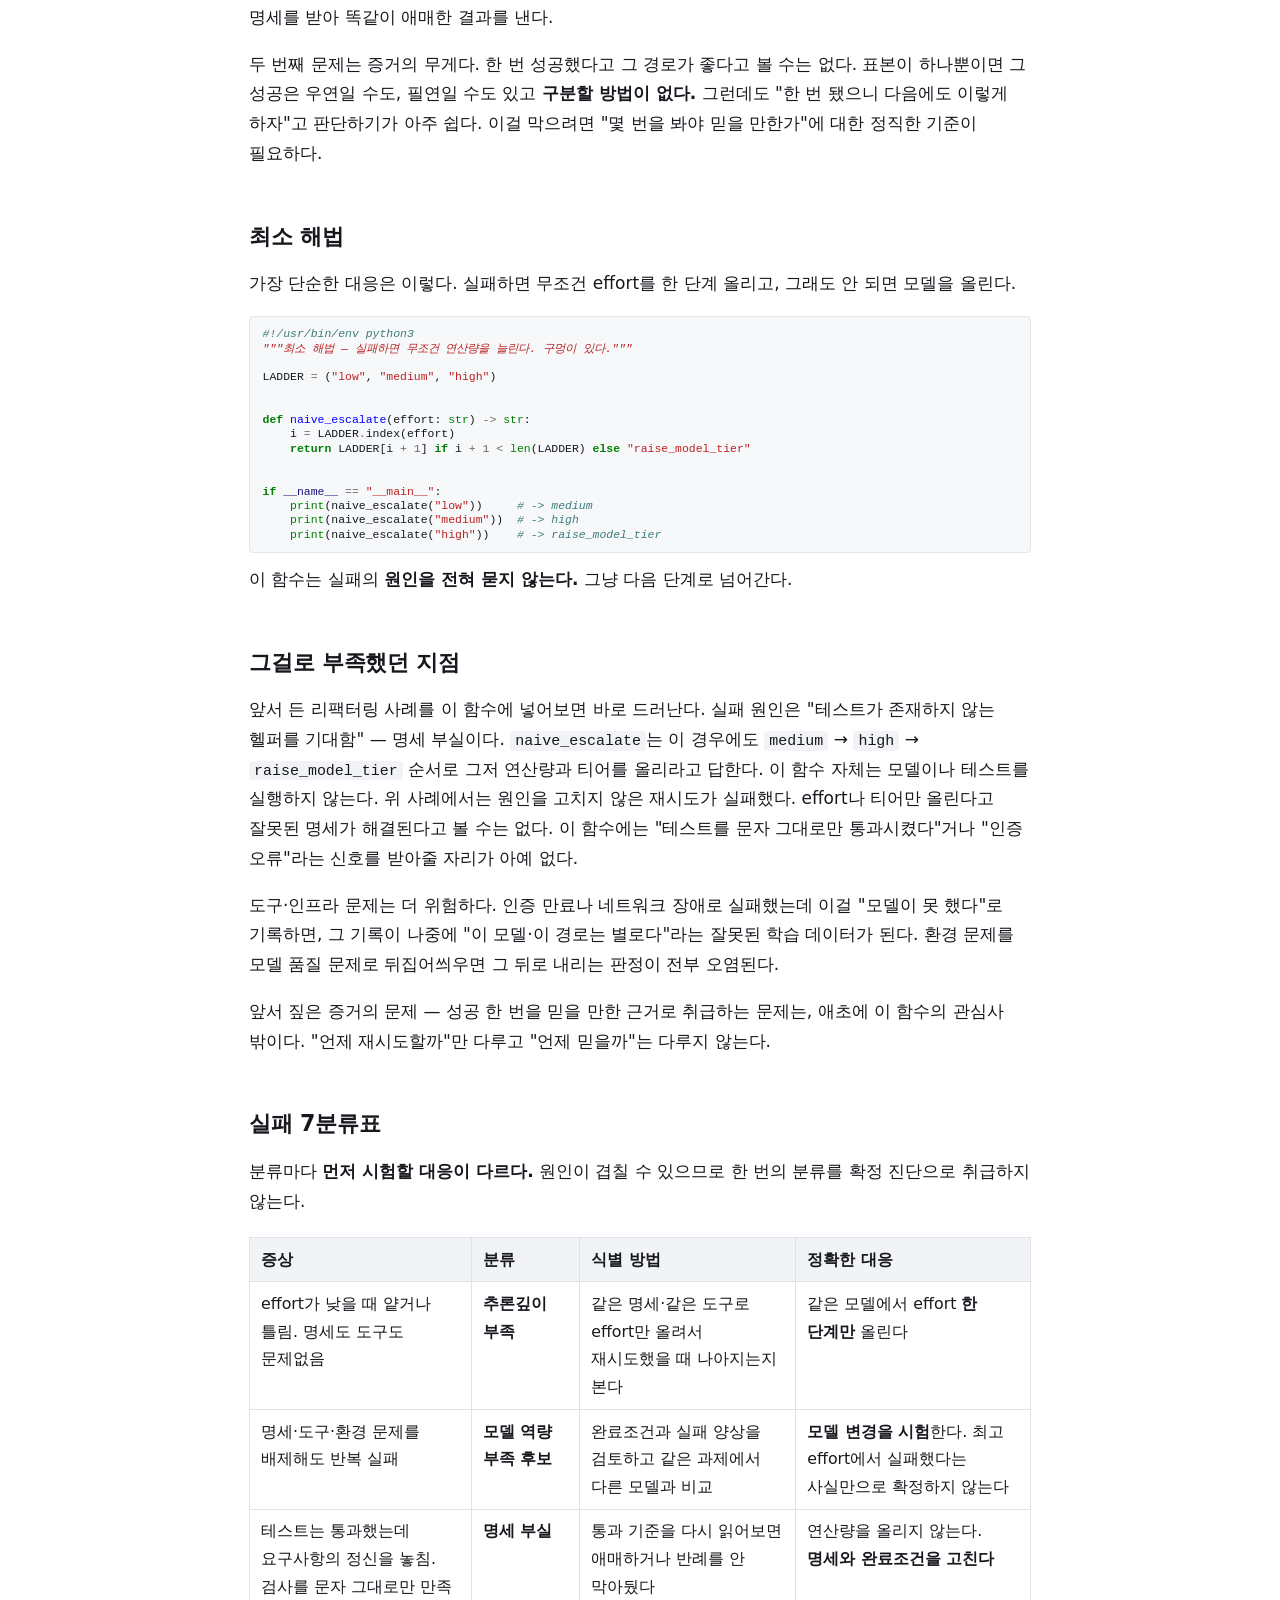
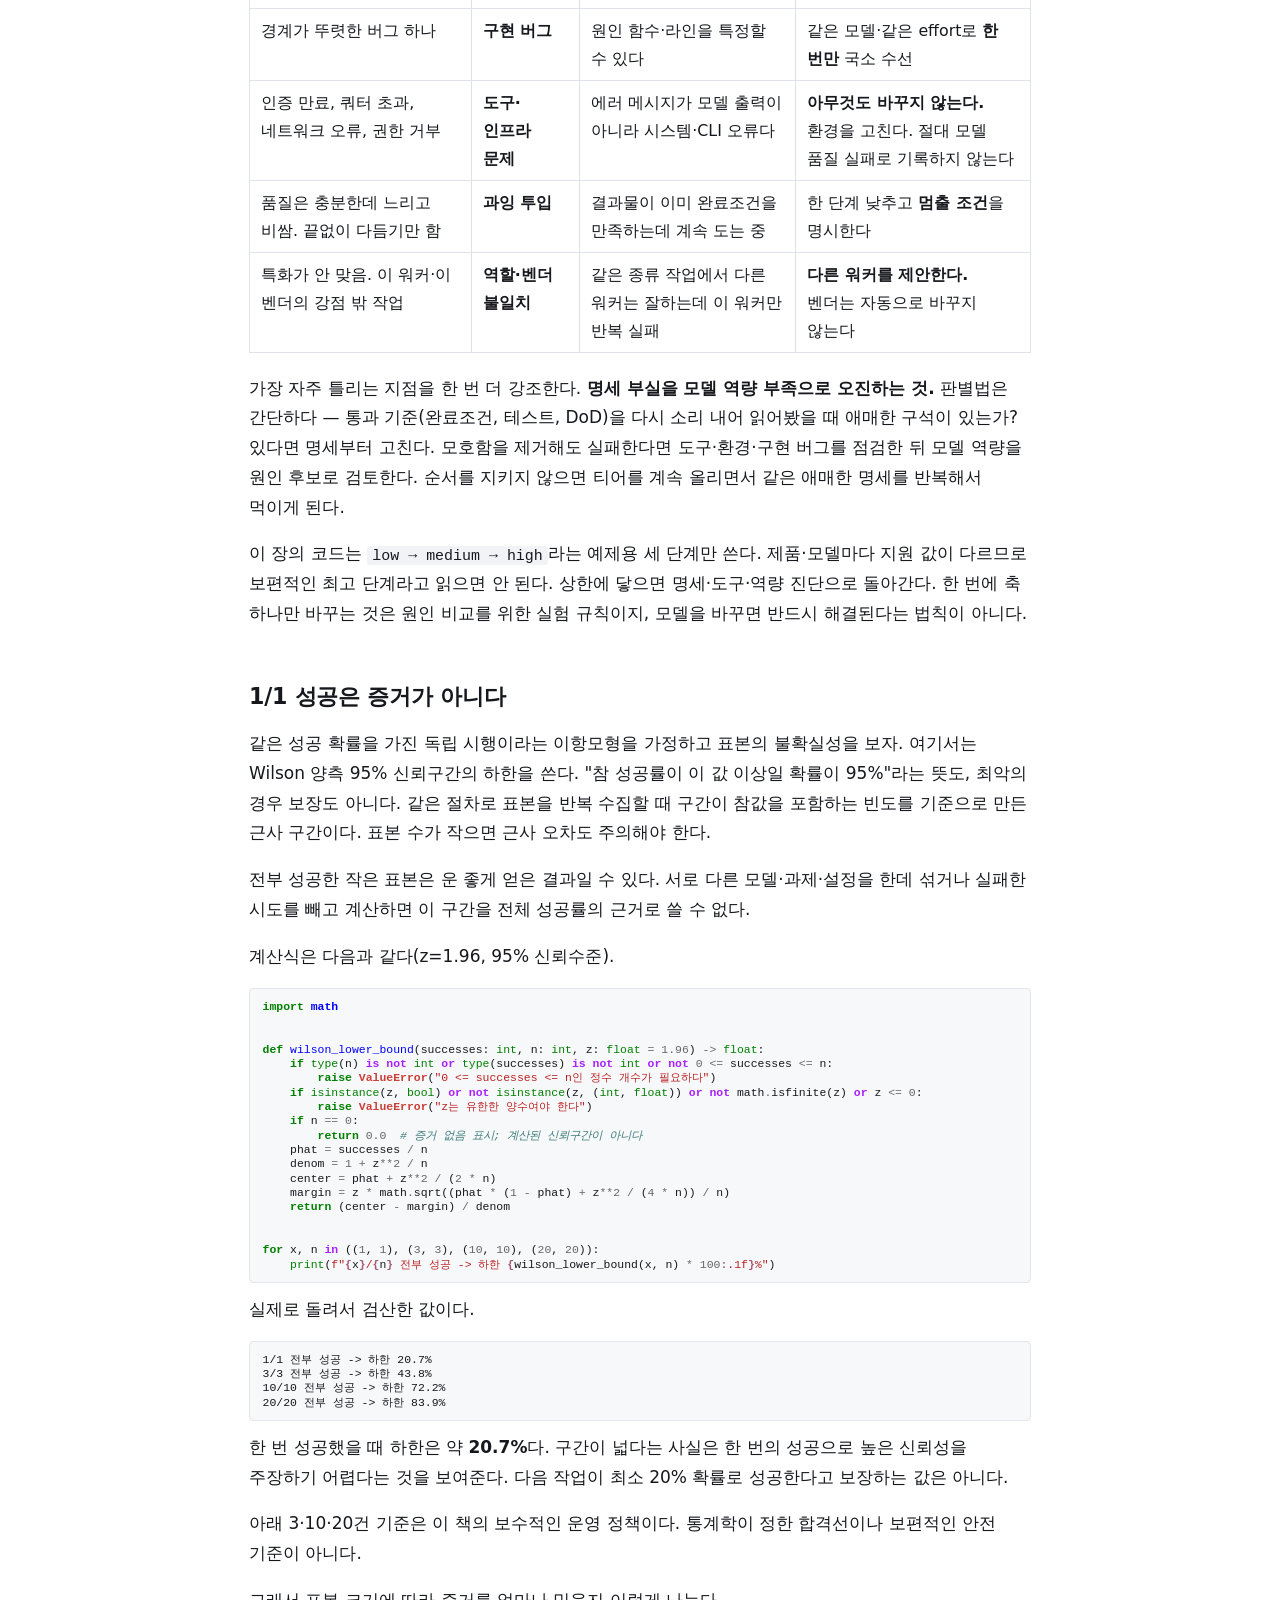
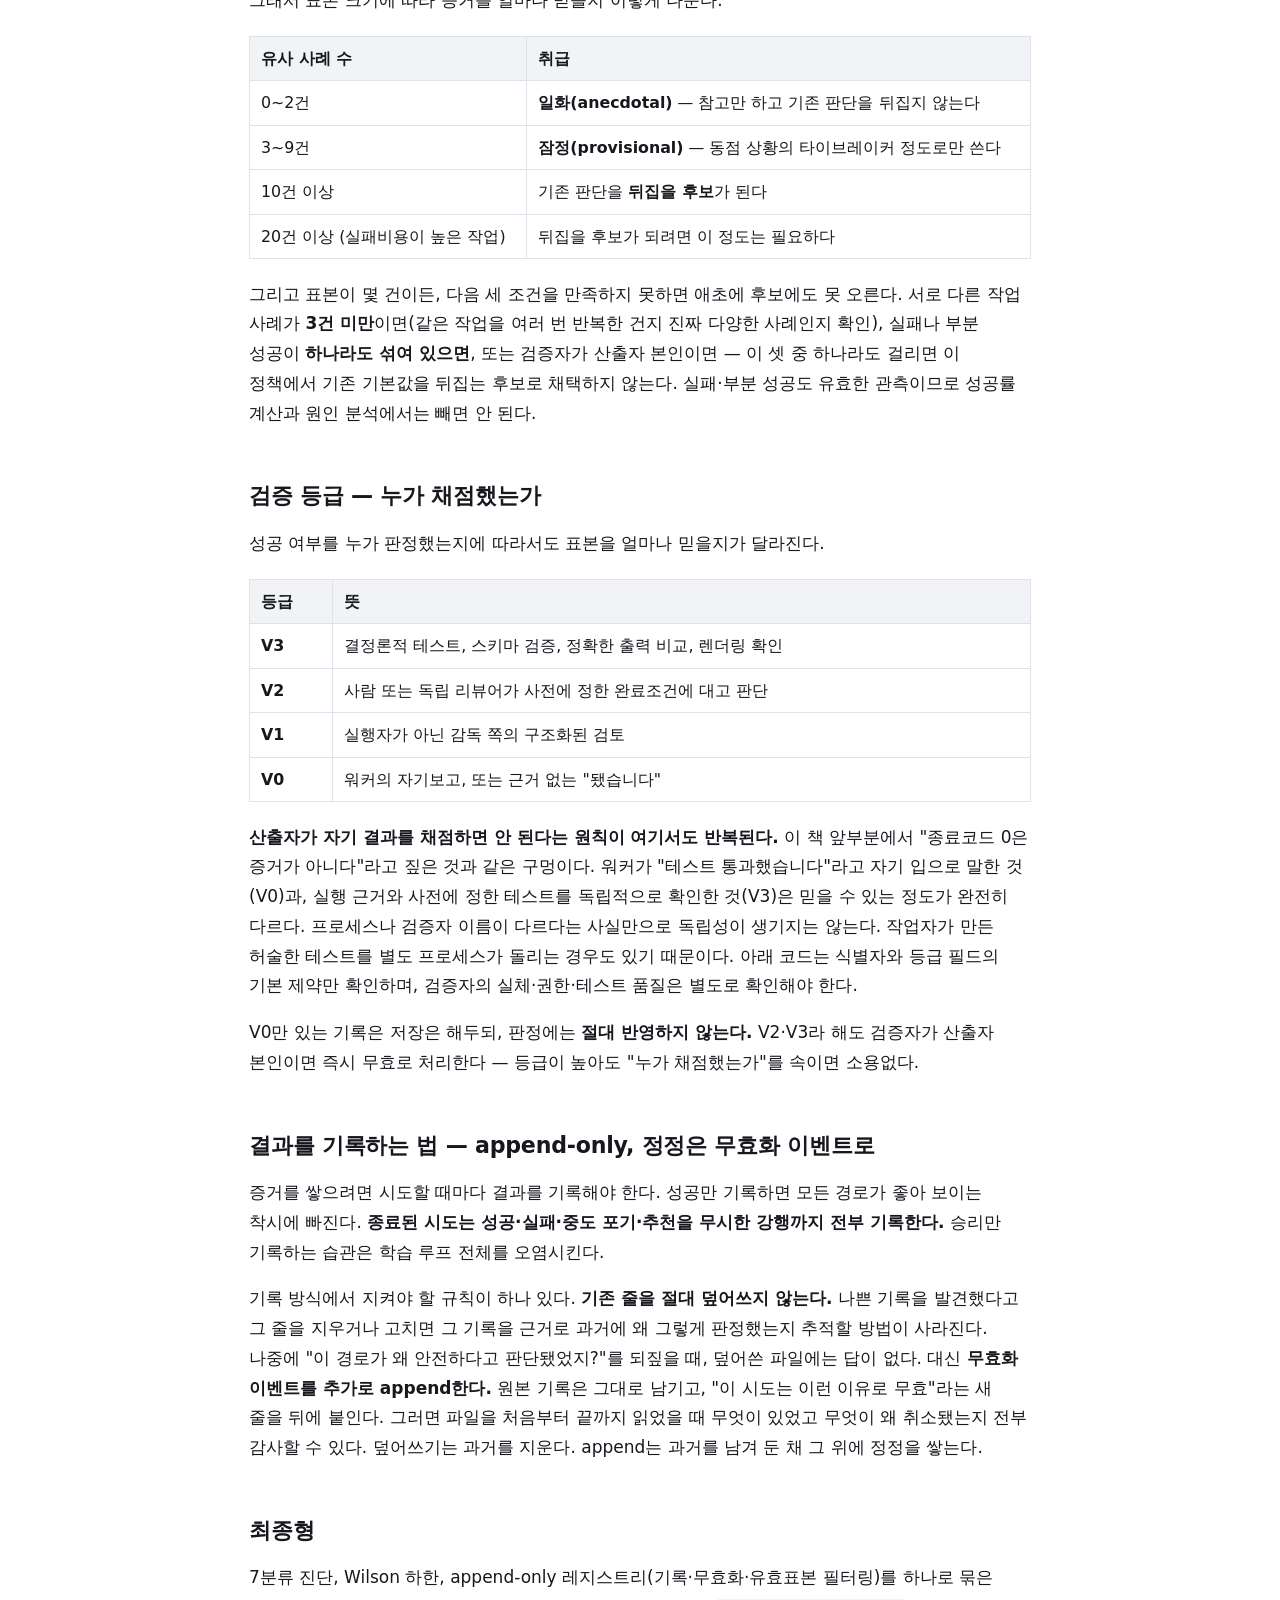
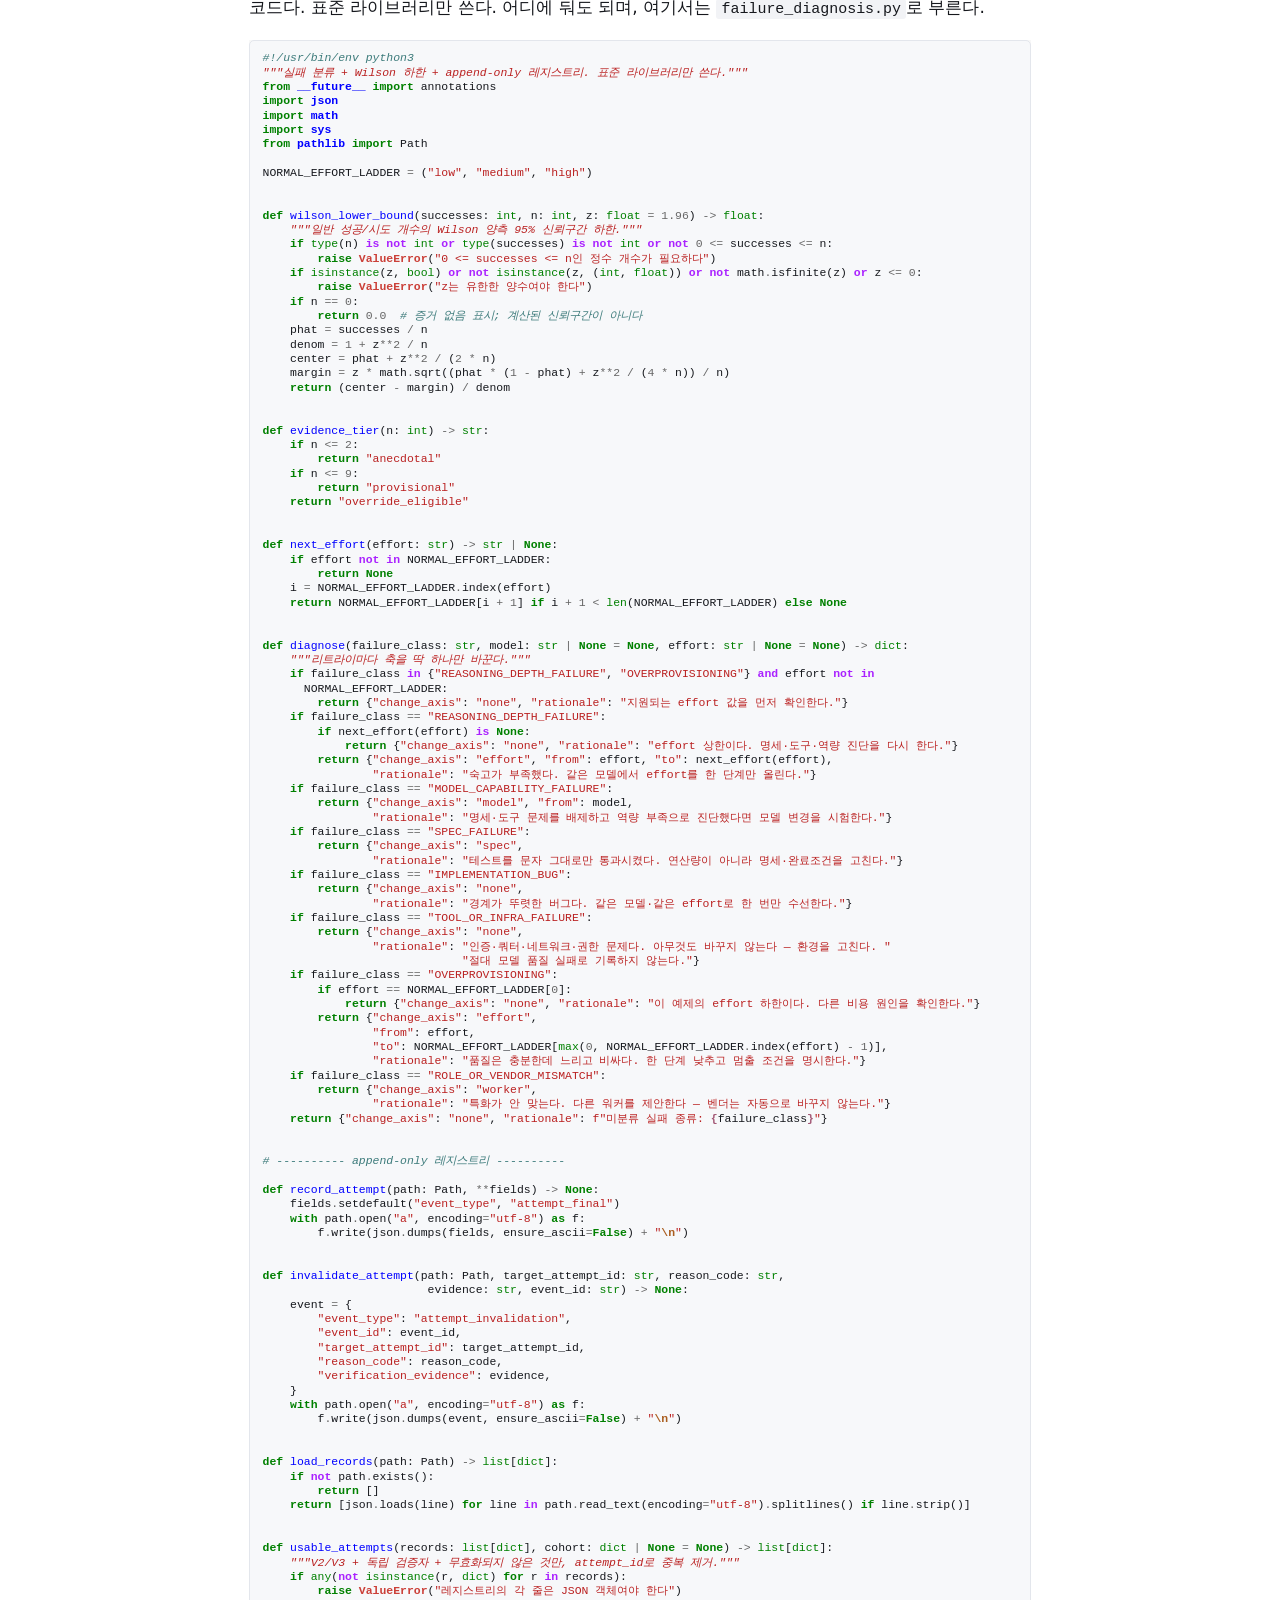
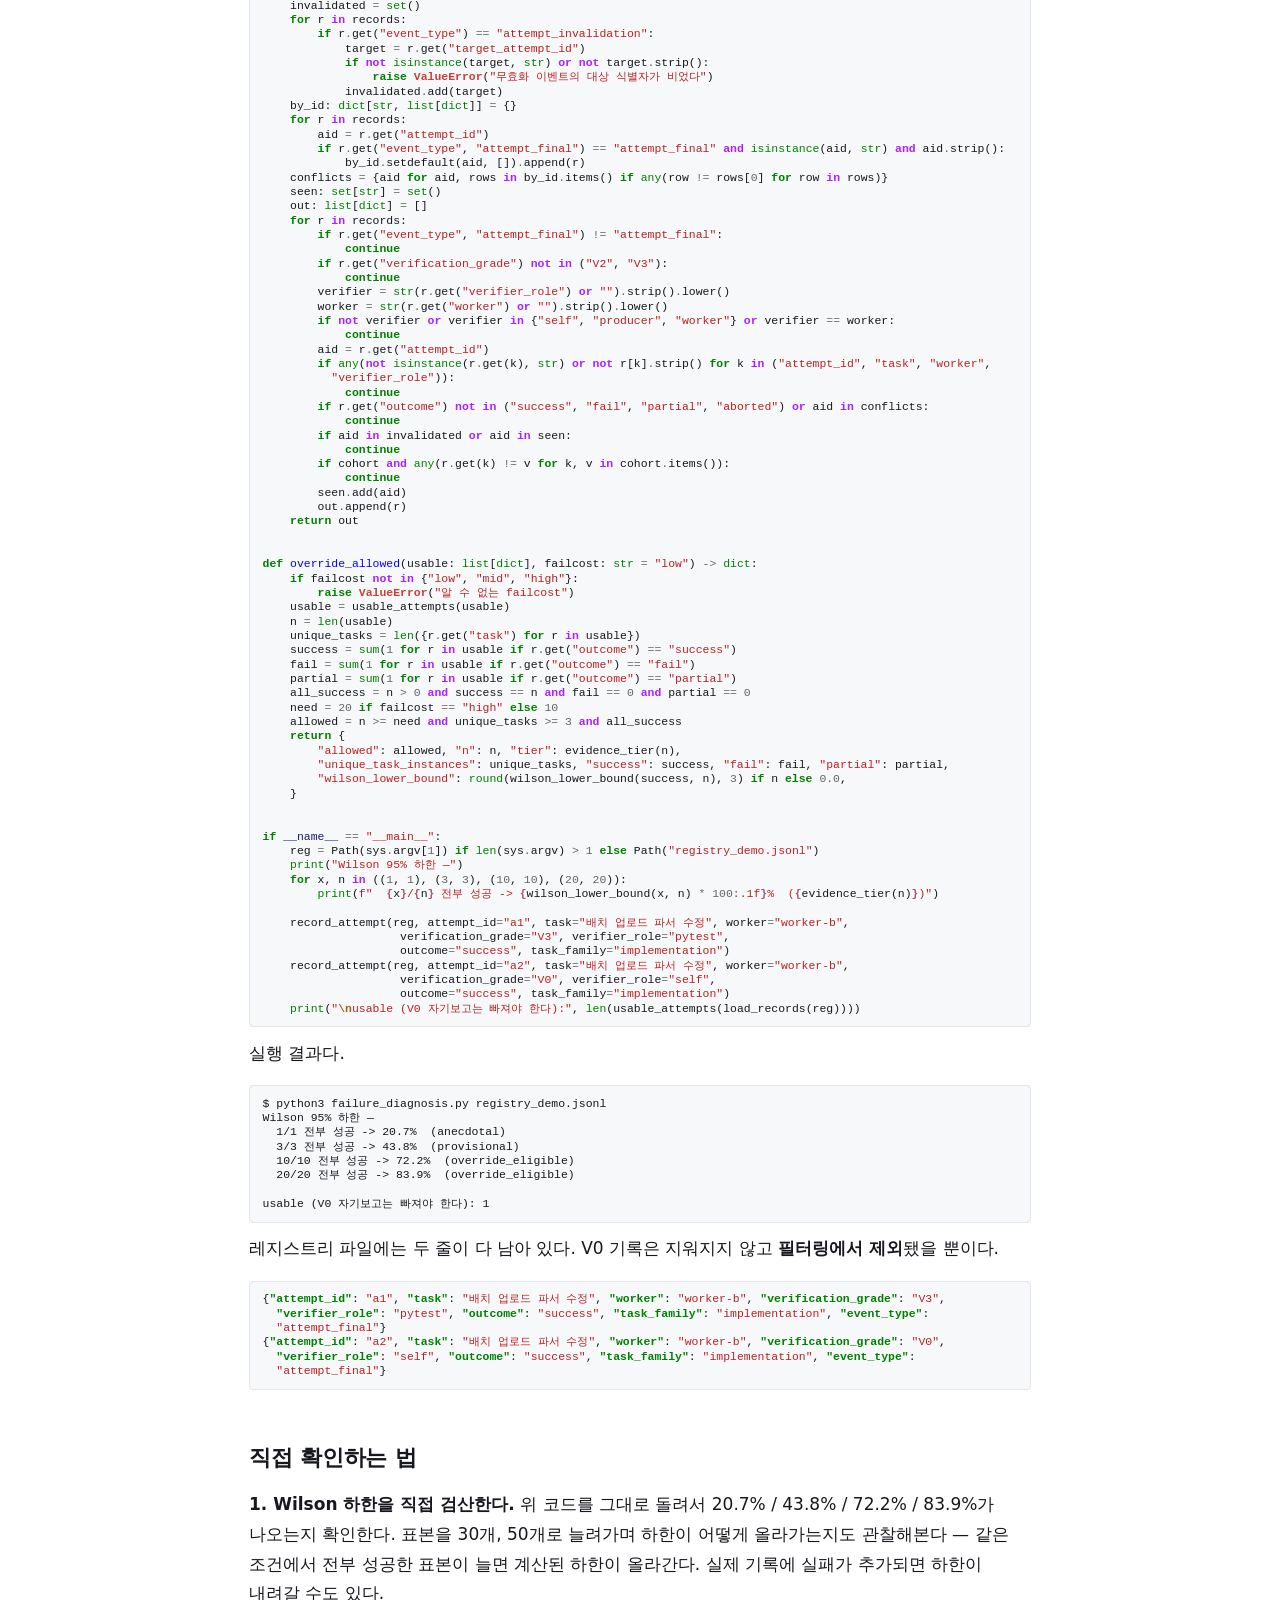
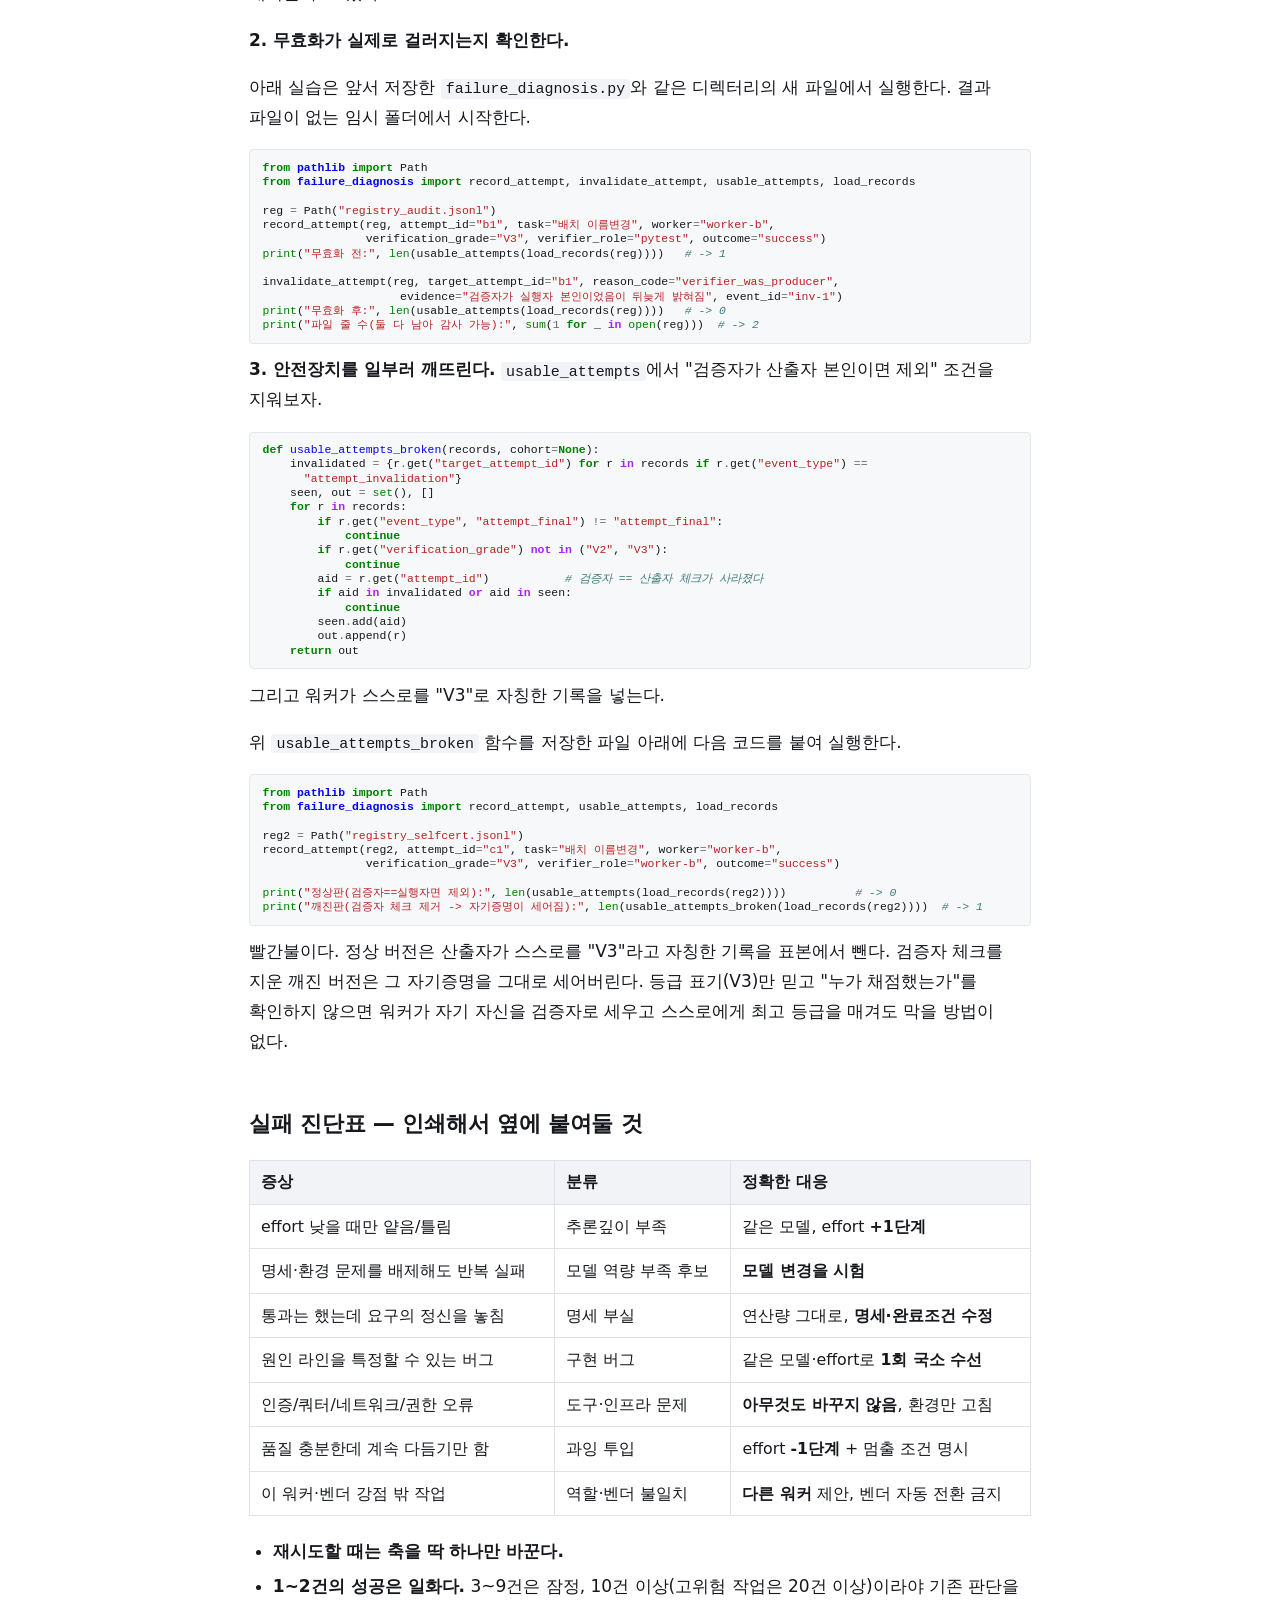
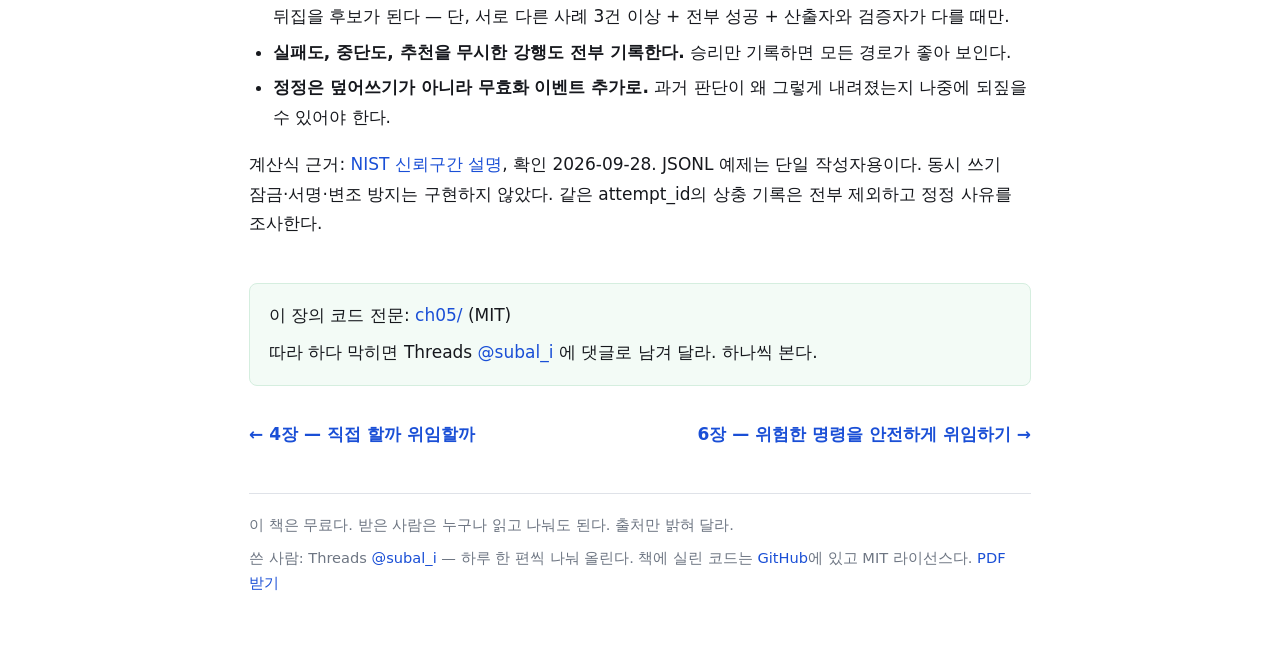
<file: docs/ch05-diagnosing-failure/index.html>
<!doctype html>
<html lang="ko">
<head>
<meta charset="utf-8">
<meta name="viewport" content="width=device-width, initial-scale=1">
<title>5장 — 실패했을 때 무엇을 올릴 것인가 | AI가 일했다는 증거</title>
<meta name="description" content="실패하면 반사적으로 effort 를 올린다. 또 실패한다. 원인은 딴 데 있었다. 붙일 장치: 실패를 7가지로 나누고 종류마다 다른 손잡이를 당기는 진단표.">
<link rel="canonical" href="https://gforce10-design.github.io/ai-work-evidence/ch05-diagnosing-failure/">
<meta property="og:type" content="article">
<meta property="og:site_name" content="AI가 일했다는 증거">
<meta property="og:title" content="5장 — 실패했을 때 무엇을 올릴 것인가 | AI가 일했다는 증거">
<meta property="og:description" content="실패하면 반사적으로 effort 를 올린다. 또 실패한다. 원인은 딴 데 있었다. 붙일 장치: 실패를 7가지로 나누고 종류마다 다른 손잡이를 당기는 진단표.">
<meta property="og:url" content="https://gforce10-design.github.io/ai-work-evidence/ch05-diagnosing-failure/">
<meta property="og:image" content="https://gforce10-design.github.io/ai-work-evidence/assets/og.png">
<meta property="og:locale" content="ko_KR">
<meta name="twitter:card" content="summary_large_image">
<link rel="sitemap" type="application/xml" href="https://gforce10-design.github.io/ai-work-evidence/sitemap.xml">
<link rel="stylesheet" href="../assets/style.css">
<script type="application/ld+json">{"@context": "https://schema.org", "@graph": [{"@type": "Article", "@id": "https://gforce10-design.github.io/ai-work-evidence/ch05-diagnosing-failure/#article", "headline": "5장 — 실패했을 때 무엇을 올릴 것인가", "description": "실패하면 반사적으로 effort 를 올린다. 또 실패한다. 원인은 딴 데 있었다. 붙일 장치: 실패를 7가지로 나누고 종류마다 다른 손잡이를 당기는 진단표.", "inLanguage": "ko", "mainEntityOfPage": "https://gforce10-design.github.io/ai-work-evidence/ch05-diagnosing-failure/", "isAccessibleForFree": true, "image": "https://gforce10-design.github.io/ai-work-evidence/assets/og.png", "isPartOf": {"@type": "Book", "@id": "https://gforce10-design.github.io/ai-work-evidence/#book", "name": "AI가 일했다는 증거", "url": "https://gforce10-design.github.io/ai-work-evidence/"}, "author": {"@type": "Person", "@id": "https://gforce10-design.github.io/ai-work-evidence/#author", "name": "subal_i", "url": "https://www.threads.com/@subal_i", "sameAs": ["https://www.threads.com/@subal_i", "https://github.com/Gforce10-design"]}, "datePublished": "2026-09-28", "dateModified": "2026-09-28"}, {"@type": "BreadcrumbList", "itemListElement": [{"@type": "ListItem", "position": 1, "name": "AI가 일했다는 증거", "item": "https://gforce10-design.github.io/ai-work-evidence/"}, {"@type": "ListItem", "position": 2, "name": "5장 — 실패했을 때 무엇을 올릴 것인가", "item": "https://gforce10-design.github.io/ai-work-evidence/ch05-diagnosing-failure/"}]}]}</script>
</head>
<body>
<header class="site"><a class="name" href="../">AI가 일했다는 증거</a><nav><a href="https://www.threads.com/@subal_i">Threads @subal_i</a><a href="https://github.com/Gforce10-design/ai-work-evidence">코드</a><a href="https://github.com/Gforce10-design/ai-work-evidence/releases/latest">PDF</a></nav></header>
<nav class="crumb" aria-label="위치"><a href="../">AI가 일했다는 증거</a> › 5장 — 실패했을 때 무엇을 올릴 것인가</nav>
<main>
<article>
<h1 id="5">5장 — 실패했을 때 무엇을 올릴 것인가</h1>
<p class="stamp">기술 검증판 2026-09-28 · 원고 최종 수정 2026-09-28</p>
<div class="brief"><div><dt>증상</dt><dd>실패하면 반사적으로 effort 를 올린다. 또 실패한다. 원인은 딴 데 있었다</dd></div><div><dt>원인</dt><dd>실패에는 종류가 있는데 대응은 "더 세게 시킨다" 한 가지뿐이었다</dd></div><div><dt>붙일 장치</dt><dd>실패를 7가지로 나누고 종류마다 다른 손잡이를 당기는 진단표</dd></div><div><dt>그래도 부족했던 것</dt><dd>명세 부실인데도 모델 티어를 올리는 경로가 남아 있었다. 그걸 막는 것이 최종형이다</dd></div></div>

<p>서브에이전트에게 리팩터링을 맡겼는데 테스트가 깨진 채로 돌아왔다. 반사적으로 effort를 한 단계 올려서 다시 시켰다. 또 깨졌다. 이번엔 모델 티어를 한 단계 올렸다. 또 깨졌다. 세 번째 시도에서야 로그를 제대로 읽었다 — 테스트 자체가 존재하지 않는 헬퍼 함수를 기대하고 있었다. 모델이 약해서가 아니었다. 내가 넘긴 명세와 완료조건이 애초에 앞뒤가 안 맞았다. 원인과 무관한 재시도를 두 번 더 해 비용이 늘었다. 원인과 무관한 effort와 티어를 차례로 올리고 나서야 진짜 문제를 봤다.</p>
<p>더 찜찜한 경험도 있다. 어느 워커에게 위험한 배치 작업을 맡겼는데 한 번에 성공했다. "이 워커·이 경로가 좋구나" 하고 다음에도 같은 조합을 썼다. 근거를 따져보니 성공은 <strong>딱 한 번</strong>이었다. 그 한 번이 경로가 안정적이라는 증거였을까, 아니면 운이었을까. 스스로도 답을 못 했다.</p>
<p>두 사고는 뿌리가 같다. <strong>실패에는 종류가 있는데, 대응은 한 가지("더 세게 시킨다")뿐이었다.</strong> 성공에도 등급이 있는데 한 번 성공한 것을 검증된 근거처럼 취급했다.</p>
<h2 id="_1">왜 그런가</h2>
<div class="fig"><div class="cards"><div class="card"><div class="h"><span class="ix">1</span>추론깊이 부족</div><div class="sub">effort 한 단계 ↑ — <b>effort 증량을 시험할 칸</b></div></div><div class="card warn"><div class="h"><span class="ix">2</span>모델 역량 부족</div><div class="sub">effort 말고 <b>티어</b>를 올린다</div></div><div class="card warn"><div class="h"><span class="ix">3</span>명세 부실</div><div class="sub">연산량을 올리지 않는다. <b>명세와 완료조건</b>을 고친다</div></div><div class="card warn"><div class="h"><span class="ix">4</span>구현 버그</div><div class="sub">같은 조건으로 <b>한 번만</b> 국소 수선</div></div><div class="card warn"><div class="h"><span class="ix">5</span>도구·인프라 문제</div><div class="sub"><b>아무것도 바꾸지 않는다.</b> 환경을 고친다</div></div><div class="card warn"><div class="h"><span class="ix">6</span>과잉 투입</div><div class="sub">한 단계 <b>낮추고</b> 멈출 조건을 명시</div></div><div class="card warn"><div class="h"><span class="ix">7</span>역할·벤더 불일치</div><div class="sub">다른 <b>워커</b>를 제안한다</div></div><div class="card"><div class="h">그래서</div><div class="sub">이 진단표는 <b>1번에서 effort 증량을 먼저 시험</b>한다. 원인이 겹칠 수 있으므로 재시도 결과를 보고 진단을 고친다</div></div></div><div class="fig-cap">초록은 effort 증량을 먼저 시험할 칸, 빨강은 다른 대응을 먼저 검토할 칸이다. <b>실패했을 때 손이 먼저 가는 손잡이는 대개 1번용이다.</b></div></div>

<p>"effort를 올린다"와 "모델을 바꾼다"는 서로 다른 대응이다. 전자는 같은 모델의 추론 자원 설정을 바꾸고 후자는 모델 자체를 바꾼다. 둘 다 비용을 늘릴 수 있지만 효과를 보장하지는 않는다. 명세·도구·환경이 실패 원인이라면 그 원인부터 고쳐야 한다.</p>
<p>가장 흔하고 가장 비싼 오진은 <strong>명세 부실을 모델 역량 부족으로 착각하는 것</strong>이다. 테스트를 문자 그대로는 통과시켰지만 요구사항의 취지는 놓친 경우, 완료조건이 애매해서 워커가 나름대로 해석해 만든 경우 — 이런 결과물은 겉보기엔 "틀렸다"로 보이지만 원인은 워커의 지능이 아니라 <strong>내가 건넨 명세</strong>에 있다. 이걸 모델 부족으로 오진하면 티어를 올리는 데 비용을 쓰고, 다음 시도도 똑같이 애매한 명세를 받아 똑같이 애매한 결과를 낸다.</p>
<p>두 번째 문제는 증거의 무게다. 한 번 성공했다고 그 경로가 좋다고 볼 수는 없다. 표본이 하나뿐이면 그 성공은 우연일 수도, 필연일 수도 있고 <strong>구분할 방법이 없다.</strong> 그런데도 "한 번 됐으니 다음에도 이렇게 하자"고 판단하기가 아주 쉽다. 이걸 막으려면 "몇 번을 봐야 믿을 만한가"에 대한 정직한 기준이 필요하다.</p>
<h2 id="_2">최소 해법</h2>
<p>가장 단순한 대응은 이렇다. 실패하면 무조건 effort를 한 단계 올리고, 그래도 안 되면 모델을 올린다.</p>
<div class="codehilite" style="background: #f8f8f8"><pre style="line-height: 125%;"><span></span><code><span id="ln-1" style="padding-left:2ch;text-indent:-2ch"><span style="color: #3D7B7B; font-style: italic">#!/usr/bin/env python3</span>
</span><span id="ln-2" style="padding-left:2ch;text-indent:-2ch"><span style="color: #BA2121; font-style: italic">&quot;&quot;&quot;최소 해법 — 실패하면 무조건 연산량을 늘린다. 구멍이 있다.&quot;&quot;&quot;</span>
</span><span id="ln-3" style="padding-left:2ch;text-indent:-2ch">
</span><span id="ln-4" style="padding-left:2ch;text-indent:-2ch">LADDER <span style="color: #666">=</span> (<span style="color: #BA2121">&quot;low&quot;</span>, <span style="color: #BA2121">&quot;medium&quot;</span>, <span style="color: #BA2121">&quot;high&quot;</span>)
</span><span id="ln-5" style="padding-left:2ch;text-indent:-2ch">
</span><span id="ln-6" style="padding-left:2ch;text-indent:-2ch">
</span><span id="ln-7" style="padding-left:2ch;text-indent:-2ch"><span style="color: #008000; font-weight: bold">def</span><span style="color: #BBB"> </span><span style="color: #00F">naive_escalate</span>(effort: <span style="color: #008000">str</span>) <span style="color: #666">-&gt;</span> <span style="color: #008000">str</span>:
</span><span id="ln-8" style="padding-left:6ch;text-indent:-6ch">    i <span style="color: #666">=</span> LADDER<span style="color: #666">.</span>index(effort)
</span><span id="ln-9" style="padding-left:6ch;text-indent:-6ch">    <span style="color: #008000; font-weight: bold">return</span> LADDER[i <span style="color: #666">+</span> <span style="color: #666">1</span>] <span style="color: #008000; font-weight: bold">if</span> i <span style="color: #666">+</span> <span style="color: #666">1</span> <span style="color: #666">&lt;</span> <span style="color: #008000">len</span>(LADDER) <span style="color: #008000; font-weight: bold">else</span> <span style="color: #BA2121">&quot;raise_model_tier&quot;</span>
</span><span id="ln-10" style="padding-left:2ch;text-indent:-2ch">
</span><span id="ln-11" style="padding-left:2ch;text-indent:-2ch">
</span><span id="ln-12" style="padding-left:2ch;text-indent:-2ch"><span style="color: #008000; font-weight: bold">if</span> <span style="color: #19177C">__name__</span> <span style="color: #666">==</span> <span style="color: #BA2121">&quot;__main__&quot;</span>:
</span><span id="ln-13" style="padding-left:6ch;text-indent:-6ch">    <span style="color: #008000">print</span>(naive_escalate(<span style="color: #BA2121">&quot;low&quot;</span>))     <span style="color: #3D7B7B; font-style: italic"># -&gt; medium</span>
</span><span id="ln-14" style="padding-left:6ch;text-indent:-6ch">    <span style="color: #008000">print</span>(naive_escalate(<span style="color: #BA2121">&quot;medium&quot;</span>))  <span style="color: #3D7B7B; font-style: italic"># -&gt; high</span>
</span><span id="ln-15" style="padding-left:6ch;text-indent:-6ch">    <span style="color: #008000">print</span>(naive_escalate(<span style="color: #BA2121">&quot;high&quot;</span>))    <span style="color: #3D7B7B; font-style: italic"># -&gt; raise_model_tier</span>
</span></code></pre></div>

<p>이 함수는 실패의 <strong>원인을 전혀 묻지 않는다.</strong> 그냥 다음 단계로 넘어간다.</p>
<h2 id="_3">그걸로 부족했던 지점</h2>
<p>앞서 든 리팩터링 사례를 이 함수에 넣어보면 바로 드러난다. 실패 원인은 "테스트가 존재하지 않는 헬퍼를 기대함" — 명세 부실이다. <code>naive_escalate</code>는 이 경우에도 <code>medium</code> → <code>high</code> → <code>raise_model_tier</code> 순서로 그저 연산량과 티어를 올리라고 답한다. 이 함수 자체는 모델이나 테스트를 실행하지 않는다. 위 사례에서는 원인을 고치지 않은 재시도가 실패했다. effort나 티어만 올린다고 잘못된 명세가 해결된다고 볼 수는 없다. 이 함수에는 "테스트를 문자 그대로만 통과시켰다"거나 "인증 오류"라는 신호를 받아줄 자리가 아예 없다.</p>
<p>도구·인프라 문제는 더 위험하다. 인증 만료나 네트워크 장애로 실패했는데 이걸 "모델이 못 했다"로 기록하면, 그 기록이 나중에 "이 모델·이 경로는 별로다"라는 잘못된 학습 데이터가 된다. 환경 문제를 모델 품질 문제로 뒤집어씌우면 그 뒤로 내리는 판정이 전부 오염된다.</p>
<p>앞서 짚은 증거의 문제 — 성공 한 번을 믿을 만한 근거로 취급하는 문제는, 애초에 이 함수의 관심사 밖이다. "언제 재시도할까"만 다루고 "언제 믿을까"는 다루지 않는다.</p>
<h2 id="7">실패 7분류표</h2>
<p>분류마다 <strong>먼저 시험할 대응이 다르다.</strong> 원인이 겹칠 수 있으므로 한 번의 분류를 확정 진단으로 취급하지 않는다.</p>
<div class="tw"><table>
<thead>
<tr>
<th>증상</th>
<th>분류</th>
<th>식별 방법</th>
<th>정확한 대응</th>
</tr>
</thead>
<tbody>
<tr>
<td>effort가 낮을 때 얕거나 틀림. 명세도 도구도 문제없음</td>
<td><strong>추론깊이 부족</strong></td>
<td>같은 명세·같은 도구로 effort만 올려서 재시도했을 때 나아지는지 본다</td>
<td>같은 모델에서 effort <strong>한 단계만</strong> 올린다</td>
</tr>
<tr>
<td>명세·도구·환경 문제를 배제해도 반복 실패</td>
<td><strong>모델 역량 부족 후보</strong></td>
<td>완료조건과 실패 양상을 검토하고 같은 과제에서 다른 모델과 비교</td>
<td><strong>모델 변경을 시험</strong>한다. 최고 effort에서 실패했다는 사실만으로 확정하지 않는다</td>
</tr>
<tr>
<td>테스트는 통과했는데 요구사항의 정신을 놓침. 검사를 문자 그대로만 만족</td>
<td><strong>명세 부실</strong></td>
<td>통과 기준을 다시 읽어보면 애매하거나 반례를 안 막아뒀다</td>
<td>연산량을 올리지 않는다. <strong>명세와 완료조건을 고친다</strong></td>
</tr>
<tr>
<td>경계가 뚜렷한 버그 하나</td>
<td><strong>구현 버그</strong></td>
<td>원인 함수·라인을 특정할 수 있다</td>
<td>같은 모델·같은 effort로 <strong>한 번만</strong> 국소 수선</td>
</tr>
<tr>
<td>인증 만료, 쿼터 초과, 네트워크 오류, 권한 거부</td>
<td><strong>도구·인프라 문제</strong></td>
<td>에러 메시지가 모델 출력이 아니라 시스템·CLI 오류다</td>
<td><strong>아무것도 바꾸지 않는다.</strong> 환경을 고친다. 절대 모델 품질 실패로 기록하지 않는다</td>
</tr>
<tr>
<td>품질은 충분한데 느리고 비쌈. 끝없이 다듬기만 함</td>
<td><strong>과잉 투입</strong></td>
<td>결과물이 이미 완료조건을 만족하는데 계속 도는 중</td>
<td>한 단계 낮추고 <strong>멈출 조건</strong>을 명시한다</td>
</tr>
<tr>
<td>특화가 안 맞음. 이 워커·이 벤더의 강점 밖 작업</td>
<td><strong>역할·벤더 불일치</strong></td>
<td>같은 종류 작업에서 다른 워커는 잘하는데 이 워커만 반복 실패</td>
<td><strong>다른 워커를 제안한다.</strong> 벤더는 자동으로 바꾸지 않는다</td>
</tr>
</tbody>
</table></div>
<p>가장 자주 틀리는 지점을 한 번 더 강조한다. <strong>명세 부실을 모델 역량 부족으로 오진하는 것.</strong> 판별법은 간단하다 — 통과 기준(완료조건, 테스트, DoD)을 다시 소리 내어 읽어봤을 때 애매한 구석이 있는가? 있다면 명세부터 고친다. 모호함을 제거해도 실패한다면 도구·환경·구현 버그를 점검한 뒤 모델 역량을 원인 후보로 검토한다. 순서를 지키지 않으면 티어를 계속 올리면서 같은 애매한 명세를 반복해서 먹이게 된다.</p>
<p>이 장의 코드는 <code>low → medium → high</code>라는 예제용 세 단계만 쓴다. 제품·모델마다 지원 값이 다르므로 보편적인 최고 단계라고 읽으면 안 된다. 상한에 닿으면 명세·도구·역량 진단으로 돌아간다. 한 번에 축 하나만 바꾸는 것은 원인 비교를 위한 실험 규칙이지, 모델을 바꾸면 반드시 해결된다는 법칙이 아니다.</p>
<h2 id="11">1/1 성공은 증거가 아니다</h2>
<p>같은 성공 확률을 가진 독립 시행이라는 이항모형을 가정하고 표본의 불확실성을 보자. 여기서는 Wilson 양측 95% 신뢰구간의 하한을 쓴다. "참 성공률이 이 값 이상일 확률이 95%"라는 뜻도, 최악의 경우 보장도 아니다. 같은 절차로 표본을 반복 수집할 때 구간이 참값을 포함하는 빈도를 기준으로 만든 근사 구간이다. 표본 수가 작으면 근사 오차도 주의해야 한다.</p>
<p>전부 성공한 작은 표본은 운 좋게 얻은 결과일 수 있다. 서로 다른 모델·과제·설정을 한데 섞거나 실패한 시도를 빼고 계산하면 이 구간을 전체 성공률의 근거로 쓸 수 없다.</p>
<p>계산식은 다음과 같다(z=1.96, 95% 신뢰수준).</p>
<div class="codehilite" style="background: #f8f8f8"><pre style="line-height: 125%;"><span></span><code><span id="ln-1" style="padding-left:2ch;text-indent:-2ch"><span style="color: #008000; font-weight: bold">import</span><span style="color: #BBB"> </span><span style="color: #00F; font-weight: bold">math</span>
</span><span id="ln-2" style="padding-left:2ch;text-indent:-2ch">
</span><span id="ln-3" style="padding-left:2ch;text-indent:-2ch">
</span><span id="ln-4" style="padding-left:2ch;text-indent:-2ch"><span style="color: #008000; font-weight: bold">def</span><span style="color: #BBB"> </span><span style="color: #00F">wilson_lower_bound</span>(successes: <span style="color: #008000">int</span>, n: <span style="color: #008000">int</span>, z: <span style="color: #008000">float</span> <span style="color: #666">=</span> <span style="color: #666">1.96</span>) <span style="color: #666">-&gt;</span> <span style="color: #008000">float</span>:
</span><span id="ln-5" style="padding-left:6ch;text-indent:-6ch">    <span style="color: #008000; font-weight: bold">if</span> <span style="color: #008000">type</span>(n) <span style="color: #A2F; font-weight: bold">is</span> <span style="color: #A2F; font-weight: bold">not</span> <span style="color: #008000">int</span> <span style="color: #A2F; font-weight: bold">or</span> <span style="color: #008000">type</span>(successes) <span style="color: #A2F; font-weight: bold">is</span> <span style="color: #A2F; font-weight: bold">not</span> <span style="color: #008000">int</span> <span style="color: #A2F; font-weight: bold">or</span> <span style="color: #A2F; font-weight: bold">not</span> <span style="color: #666">0</span> <span style="color: #666">&lt;=</span> successes <span style="color: #666">&lt;=</span> n:
</span><span id="ln-6" style="padding-left:10ch;text-indent:-10ch">        <span style="color: #008000; font-weight: bold">raise</span> <span style="color: #CB3F38; font-weight: bold">ValueError</span>(<span style="color: #BA2121">&quot;0 &lt;= successes &lt;= n인 정수 개수가 필요하다&quot;</span>)
</span><span id="ln-7" style="padding-left:6ch;text-indent:-6ch">    <span style="color: #008000; font-weight: bold">if</span> <span style="color: #008000">isinstance</span>(z, <span style="color: #008000">bool</span>) <span style="color: #A2F; font-weight: bold">or</span> <span style="color: #A2F; font-weight: bold">not</span> <span style="color: #008000">isinstance</span>(z, (<span style="color: #008000">int</span>, <span style="color: #008000">float</span>)) <span style="color: #A2F; font-weight: bold">or</span> <span style="color: #A2F; font-weight: bold">not</span> math<span style="color: #666">.</span>isfinite(z) <span style="color: #A2F; font-weight: bold">or</span> z <span style="color: #666">&lt;=</span> <span style="color: #666">0</span>:
</span><span id="ln-8" style="padding-left:10ch;text-indent:-10ch">        <span style="color: #008000; font-weight: bold">raise</span> <span style="color: #CB3F38; font-weight: bold">ValueError</span>(<span style="color: #BA2121">&quot;z는 유한한 양수여야 한다&quot;</span>)
</span><span id="ln-9" style="padding-left:6ch;text-indent:-6ch">    <span style="color: #008000; font-weight: bold">if</span> n <span style="color: #666">==</span> <span style="color: #666">0</span>:
</span><span id="ln-10" style="padding-left:10ch;text-indent:-10ch">        <span style="color: #008000; font-weight: bold">return</span> <span style="color: #666">0.0</span>  <span style="color: #3D7B7B; font-style: italic"># 증거 없음 표시; 계산된 신뢰구간이 아니다</span>
</span><span id="ln-11" style="padding-left:6ch;text-indent:-6ch">    phat <span style="color: #666">=</span> successes <span style="color: #666">/</span> n
</span><span id="ln-12" style="padding-left:6ch;text-indent:-6ch">    denom <span style="color: #666">=</span> <span style="color: #666">1</span> <span style="color: #666">+</span> z<span style="color: #666">**2</span> <span style="color: #666">/</span> n
</span><span id="ln-13" style="padding-left:6ch;text-indent:-6ch">    center <span style="color: #666">=</span> phat <span style="color: #666">+</span> z<span style="color: #666">**2</span> <span style="color: #666">/</span> (<span style="color: #666">2</span> <span style="color: #666">*</span> n)
</span><span id="ln-14" style="padding-left:6ch;text-indent:-6ch">    margin <span style="color: #666">=</span> z <span style="color: #666">*</span> math<span style="color: #666">.</span>sqrt((phat <span style="color: #666">*</span> (<span style="color: #666">1</span> <span style="color: #666">-</span> phat) <span style="color: #666">+</span> z<span style="color: #666">**2</span> <span style="color: #666">/</span> (<span style="color: #666">4</span> <span style="color: #666">*</span> n)) <span style="color: #666">/</span> n)
</span><span id="ln-15" style="padding-left:6ch;text-indent:-6ch">    <span style="color: #008000; font-weight: bold">return</span> (center <span style="color: #666">-</span> margin) <span style="color: #666">/</span> denom
</span><span id="ln-16" style="padding-left:2ch;text-indent:-2ch">
</span><span id="ln-17" style="padding-left:2ch;text-indent:-2ch">
</span><span id="ln-18" style="padding-left:2ch;text-indent:-2ch"><span style="color: #008000; font-weight: bold">for</span> x, n <span style="color: #A2F; font-weight: bold">in</span> ((<span style="color: #666">1</span>, <span style="color: #666">1</span>), (<span style="color: #666">3</span>, <span style="color: #666">3</span>), (<span style="color: #666">10</span>, <span style="color: #666">10</span>), (<span style="color: #666">20</span>, <span style="color: #666">20</span>)):
</span><span id="ln-19" style="padding-left:6ch;text-indent:-6ch">    <span style="color: #008000">print</span>(<span style="color: #BA2121">f&quot;</span><span style="color: #A45A77; font-weight: bold">{</span>x<span style="color: #A45A77; font-weight: bold">}</span><span style="color: #BA2121">/</span><span style="color: #A45A77; font-weight: bold">{</span>n<span style="color: #A45A77; font-weight: bold">}</span><span style="color: #BA2121"> 전부 성공 -&gt; 하한 </span><span style="color: #A45A77; font-weight: bold">{</span>wilson_lower_bound(x,<span style="color: #BBB"> </span>n)<span style="color: #BBB"> </span><span style="color: #666">*</span><span style="color: #BBB"> </span><span style="color: #666">100</span><span style="color: #A45A77; font-weight: bold">:</span><span style="color: #BA2121">.1f</span><span style="color: #A45A77; font-weight: bold">}</span><span style="color: #BA2121">%&quot;</span>)
</span></code></pre></div>

<p>실제로 돌려서 검산한 값이다.</p>
<div class="codehilite" style="background: #f8f8f8"><pre style="line-height: 125%;"><span></span><code><span id="ln-1" style="padding-left:2ch;text-indent:-2ch">1/1 전부 성공 -&gt; 하한 20.7%
</span><span id="ln-2" style="padding-left:2ch;text-indent:-2ch">3/3 전부 성공 -&gt; 하한 43.8%
</span><span id="ln-3" style="padding-left:2ch;text-indent:-2ch">10/10 전부 성공 -&gt; 하한 72.2%
</span><span id="ln-4" style="padding-left:2ch;text-indent:-2ch">20/20 전부 성공 -&gt; 하한 83.9%
</span></code></pre></div>

<p>한 번 성공했을 때 하한은 약 <strong>20.7%</strong>다. 구간이 넓다는 사실은 한 번의 성공으로 높은 신뢰성을 주장하기 어렵다는 것을 보여준다. 다음 작업이 최소 20% 확률로 성공한다고 보장하는 값은 아니다.</p>
<p>아래 3·10·20건 기준은 이 책의 보수적인 운영 정책이다. 통계학이 정한 합격선이나 보편적인 안전 기준이 아니다.</p>
<p>그래서 표본 크기에 따라 증거를 얼마나 믿을지 이렇게 나눈다.</p>
<div class="tw"><table>
<thead>
<tr>
<th>유사 사례 수</th>
<th>취급</th>
</tr>
</thead>
<tbody>
<tr>
<td>0~2건</td>
<td><strong>일화(anecdotal)</strong> — 참고만 하고 기존 판단을 뒤집지 않는다</td>
</tr>
<tr>
<td>3~9건</td>
<td><strong>잠정(provisional)</strong> — 동점 상황의 타이브레이커 정도로만 쓴다</td>
</tr>
<tr>
<td>10건 이상</td>
<td>기존 판단을 <strong>뒤집을 후보</strong>가 된다</td>
</tr>
<tr>
<td>20건 이상 (실패비용이 높은 작업)</td>
<td>뒤집을 후보가 되려면 이 정도는 필요하다</td>
</tr>
</tbody>
</table></div>
<p>그리고 표본이 몇 건이든, 다음 세 조건을 만족하지 못하면 애초에 후보에도 못 오른다. 서로 다른 작업 사례가 <strong>3건 미만</strong>이면(같은 작업을 여러 번 반복한 건지 진짜 다양한 사례인지 확인), 실패나 부분 성공이 <strong>하나라도 섞여 있으면</strong>, 또는 검증자가 산출자 본인이면 — 이 셋 중 하나라도 걸리면 이 정책에서 기존 기본값을 뒤집는 후보로 채택하지 않는다. 실패·부분 성공도 유효한 관측이므로 성공률 계산과 원인 분석에서는 빼면 안 된다.</p>
<h2 id="_4">검증 등급 — 누가 채점했는가</h2>
<p>성공 여부를 누가 판정했는지에 따라서도 표본을 얼마나 믿을지가 달라진다.</p>
<div class="tw"><table>
<thead>
<tr>
<th>등급</th>
<th>뜻</th>
</tr>
</thead>
<tbody>
<tr>
<td><strong>V3</strong></td>
<td>결정론적 테스트, 스키마 검증, 정확한 출력 비교, 렌더링 확인</td>
</tr>
<tr>
<td><strong>V2</strong></td>
<td>사람 또는 독립 리뷰어가 사전에 정한 완료조건에 대고 판단</td>
</tr>
<tr>
<td><strong>V1</strong></td>
<td>실행자가 아닌 감독 쪽의 구조화된 검토</td>
</tr>
<tr>
<td><strong>V0</strong></td>
<td>워커의 자기보고, 또는 근거 없는 "됐습니다"</td>
</tr>
</tbody>
</table></div>
<p><strong>산출자가 자기 결과를 채점하면 안 된다는 원칙이 여기서도 반복된다.</strong> 이 책 앞부분에서 "종료코드 0은 증거가 아니다"라고 짚은 것과 같은 구멍이다. 워커가 "테스트 통과했습니다"라고 자기 입으로 말한 것(V0)과, 실행 근거와 사전에 정한 테스트를 독립적으로 확인한 것(V3)은 믿을 수 있는 정도가 완전히 다르다. 프로세스나 검증자 이름이 다르다는 사실만으로 독립성이 생기지는 않는다. 작업자가 만든 허술한 테스트를 별도 프로세스가 돌리는 경우도 있기 때문이다. 아래 코드는 식별자와 등급 필드의 기본 제약만 확인하며, 검증자의 실체·권한·테스트 품질은 별도로 확인해야 한다.</p>
<p>V0만 있는 기록은 저장은 해두되, 판정에는 <strong>절대 반영하지 않는다.</strong> V2·V3라 해도 검증자가 산출자 본인이면 즉시 무효로 처리한다 — 등급이 높아도 "누가 채점했는가"를 속이면 소용없다.</p>
<h2 id="append-only">결과를 기록하는 법 — append-only, 정정은 무효화 이벤트로</h2>
<p>증거를 쌓으려면 시도할 때마다 결과를 기록해야 한다. 성공만 기록하면 모든 경로가 좋아 보이는 착시에 빠진다. <strong>종료된 시도는 성공·실패·중도 포기·추천을 무시한 강행까지 전부 기록한다.</strong> 승리만 기록하는 습관은 학습 루프 전체를 오염시킨다.</p>
<p>기록 방식에서 지켜야 할 규칙이 하나 있다. <strong>기존 줄을 절대 덮어쓰지 않는다.</strong> 나쁜 기록을 발견했다고 그 줄을 지우거나 고치면 그 기록을 근거로 과거에 왜 그렇게 판정했는지 추적할 방법이 사라진다. 나중에 "이 경로가 왜 안전하다고 판단됐었지?"를 되짚을 때, 덮어쓴 파일에는 답이 없다. 대신 <strong>무효화 이벤트를 추가로 append한다.</strong> 원본 기록은 그대로 남기고, "이 시도는 이런 이유로 무효"라는 새 줄을 뒤에 붙인다. 그러면 파일을 처음부터 끝까지 읽었을 때 무엇이 있었고 무엇이 왜 취소됐는지 전부 감사할 수 있다. 덮어쓰기는 과거를 지운다. append는 과거를 남겨 둔 채 그 위에 정정을 쌓는다.</p>
<h2 id="_5">최종형</h2>
<p>7분류 진단, Wilson 하한, append-only 레지스트리(기록·무효화·유효표본 필터링)를 하나로 묶은 코드다. 표준 라이브러리만 쓴다. 어디에 둬도 되며, 여기서는 <code>failure_diagnosis.py</code>로 부른다.</p>
<div class="codehilite" style="background: #f8f8f8"><pre style="line-height: 125%;"><span></span><code><span id="ln-1" style="padding-left:2ch;text-indent:-2ch"><span style="color: #3D7B7B; font-style: italic">#!/usr/bin/env python3</span>
</span><span id="ln-2" style="padding-left:2ch;text-indent:-2ch"><span style="color: #BA2121; font-style: italic">&quot;&quot;&quot;실패 분류 + Wilson 하한 + append-only 레지스트리. 표준 라이브러리만 쓴다.&quot;&quot;&quot;</span>
</span><span id="ln-3" style="padding-left:2ch;text-indent:-2ch"><span style="color: #008000; font-weight: bold">from</span><span style="color: #BBB"> </span><span style="color: #00F; font-weight: bold">__future__</span><span style="color: #BBB"> </span><span style="color: #008000; font-weight: bold">import</span> annotations
</span><span id="ln-4" style="padding-left:2ch;text-indent:-2ch"><span style="color: #008000; font-weight: bold">import</span><span style="color: #BBB"> </span><span style="color: #00F; font-weight: bold">json</span>
</span><span id="ln-5" style="padding-left:2ch;text-indent:-2ch"><span style="color: #008000; font-weight: bold">import</span><span style="color: #BBB"> </span><span style="color: #00F; font-weight: bold">math</span>
</span><span id="ln-6" style="padding-left:2ch;text-indent:-2ch"><span style="color: #008000; font-weight: bold">import</span><span style="color: #BBB"> </span><span style="color: #00F; font-weight: bold">sys</span>
</span><span id="ln-7" style="padding-left:2ch;text-indent:-2ch"><span style="color: #008000; font-weight: bold">from</span><span style="color: #BBB"> </span><span style="color: #00F; font-weight: bold">pathlib</span><span style="color: #BBB"> </span><span style="color: #008000; font-weight: bold">import</span> Path
</span><span id="ln-8" style="padding-left:2ch;text-indent:-2ch">
</span><span id="ln-9" style="padding-left:2ch;text-indent:-2ch">NORMAL_EFFORT_LADDER <span style="color: #666">=</span> (<span style="color: #BA2121">&quot;low&quot;</span>, <span style="color: #BA2121">&quot;medium&quot;</span>, <span style="color: #BA2121">&quot;high&quot;</span>)
</span><span id="ln-10" style="padding-left:2ch;text-indent:-2ch">
</span><span id="ln-11" style="padding-left:2ch;text-indent:-2ch">
</span><span id="ln-12" style="padding-left:2ch;text-indent:-2ch"><span style="color: #008000; font-weight: bold">def</span><span style="color: #BBB"> </span><span style="color: #00F">wilson_lower_bound</span>(successes: <span style="color: #008000">int</span>, n: <span style="color: #008000">int</span>, z: <span style="color: #008000">float</span> <span style="color: #666">=</span> <span style="color: #666">1.96</span>) <span style="color: #666">-&gt;</span> <span style="color: #008000">float</span>:
</span><span id="ln-13" style="padding-left:6ch;text-indent:-6ch"><span style="color: #BBB">    </span><span style="color: #BA2121; font-style: italic">&quot;&quot;&quot;일반 성공/시도 개수의 Wilson 양측 95% 신뢰구간 하한.&quot;&quot;&quot;</span>
</span><span id="ln-14" style="padding-left:6ch;text-indent:-6ch">    <span style="color: #008000; font-weight: bold">if</span> <span style="color: #008000">type</span>(n) <span style="color: #A2F; font-weight: bold">is</span> <span style="color: #A2F; font-weight: bold">not</span> <span style="color: #008000">int</span> <span style="color: #A2F; font-weight: bold">or</span> <span style="color: #008000">type</span>(successes) <span style="color: #A2F; font-weight: bold">is</span> <span style="color: #A2F; font-weight: bold">not</span> <span style="color: #008000">int</span> <span style="color: #A2F; font-weight: bold">or</span> <span style="color: #A2F; font-weight: bold">not</span> <span style="color: #666">0</span> <span style="color: #666">&lt;=</span> successes <span style="color: #666">&lt;=</span> n:
</span><span id="ln-15" style="padding-left:10ch;text-indent:-10ch">        <span style="color: #008000; font-weight: bold">raise</span> <span style="color: #CB3F38; font-weight: bold">ValueError</span>(<span style="color: #BA2121">&quot;0 &lt;= successes &lt;= n인 정수 개수가 필요하다&quot;</span>)
</span><span id="ln-16" style="padding-left:6ch;text-indent:-6ch">    <span style="color: #008000; font-weight: bold">if</span> <span style="color: #008000">isinstance</span>(z, <span style="color: #008000">bool</span>) <span style="color: #A2F; font-weight: bold">or</span> <span style="color: #A2F; font-weight: bold">not</span> <span style="color: #008000">isinstance</span>(z, (<span style="color: #008000">int</span>, <span style="color: #008000">float</span>)) <span style="color: #A2F; font-weight: bold">or</span> <span style="color: #A2F; font-weight: bold">not</span> math<span style="color: #666">.</span>isfinite(z) <span style="color: #A2F; font-weight: bold">or</span> z <span style="color: #666">&lt;=</span> <span style="color: #666">0</span>:
</span><span id="ln-17" style="padding-left:10ch;text-indent:-10ch">        <span style="color: #008000; font-weight: bold">raise</span> <span style="color: #CB3F38; font-weight: bold">ValueError</span>(<span style="color: #BA2121">&quot;z는 유한한 양수여야 한다&quot;</span>)
</span><span id="ln-18" style="padding-left:6ch;text-indent:-6ch">    <span style="color: #008000; font-weight: bold">if</span> n <span style="color: #666">==</span> <span style="color: #666">0</span>:
</span><span id="ln-19" style="padding-left:10ch;text-indent:-10ch">        <span style="color: #008000; font-weight: bold">return</span> <span style="color: #666">0.0</span>  <span style="color: #3D7B7B; font-style: italic"># 증거 없음 표시; 계산된 신뢰구간이 아니다</span>
</span><span id="ln-20" style="padding-left:6ch;text-indent:-6ch">    phat <span style="color: #666">=</span> successes <span style="color: #666">/</span> n
</span><span id="ln-21" style="padding-left:6ch;text-indent:-6ch">    denom <span style="color: #666">=</span> <span style="color: #666">1</span> <span style="color: #666">+</span> z<span style="color: #666">**2</span> <span style="color: #666">/</span> n
</span><span id="ln-22" style="padding-left:6ch;text-indent:-6ch">    center <span style="color: #666">=</span> phat <span style="color: #666">+</span> z<span style="color: #666">**2</span> <span style="color: #666">/</span> (<span style="color: #666">2</span> <span style="color: #666">*</span> n)
</span><span id="ln-23" style="padding-left:6ch;text-indent:-6ch">    margin <span style="color: #666">=</span> z <span style="color: #666">*</span> math<span style="color: #666">.</span>sqrt((phat <span style="color: #666">*</span> (<span style="color: #666">1</span> <span style="color: #666">-</span> phat) <span style="color: #666">+</span> z<span style="color: #666">**2</span> <span style="color: #666">/</span> (<span style="color: #666">4</span> <span style="color: #666">*</span> n)) <span style="color: #666">/</span> n)
</span><span id="ln-24" style="padding-left:6ch;text-indent:-6ch">    <span style="color: #008000; font-weight: bold">return</span> (center <span style="color: #666">-</span> margin) <span style="color: #666">/</span> denom
</span><span id="ln-25" style="padding-left:2ch;text-indent:-2ch">
</span><span id="ln-26" style="padding-left:2ch;text-indent:-2ch">
</span><span id="ln-27" style="padding-left:2ch;text-indent:-2ch"><span style="color: #008000; font-weight: bold">def</span><span style="color: #BBB"> </span><span style="color: #00F">evidence_tier</span>(n: <span style="color: #008000">int</span>) <span style="color: #666">-&gt;</span> <span style="color: #008000">str</span>:
</span><span id="ln-28" style="padding-left:6ch;text-indent:-6ch">    <span style="color: #008000; font-weight: bold">if</span> n <span style="color: #666">&lt;=</span> <span style="color: #666">2</span>:
</span><span id="ln-29" style="padding-left:10ch;text-indent:-10ch">        <span style="color: #008000; font-weight: bold">return</span> <span style="color: #BA2121">&quot;anecdotal&quot;</span>
</span><span id="ln-30" style="padding-left:6ch;text-indent:-6ch">    <span style="color: #008000; font-weight: bold">if</span> n <span style="color: #666">&lt;=</span> <span style="color: #666">9</span>:
</span><span id="ln-31" style="padding-left:10ch;text-indent:-10ch">        <span style="color: #008000; font-weight: bold">return</span> <span style="color: #BA2121">&quot;provisional&quot;</span>
</span><span id="ln-32" style="padding-left:6ch;text-indent:-6ch">    <span style="color: #008000; font-weight: bold">return</span> <span style="color: #BA2121">&quot;override_eligible&quot;</span>
</span><span id="ln-33" style="padding-left:2ch;text-indent:-2ch">
</span><span id="ln-34" style="padding-left:2ch;text-indent:-2ch">
</span><span id="ln-35" style="padding-left:2ch;text-indent:-2ch"><span style="color: #008000; font-weight: bold">def</span><span style="color: #BBB"> </span><span style="color: #00F">next_effort</span>(effort: <span style="color: #008000">str</span>) <span style="color: #666">-&gt;</span> <span style="color: #008000">str</span> <span style="color: #666">|</span> <span style="color: #008000; font-weight: bold">None</span>:
</span><span id="ln-36" style="padding-left:6ch;text-indent:-6ch">    <span style="color: #008000; font-weight: bold">if</span> effort <span style="color: #A2F; font-weight: bold">not</span> <span style="color: #A2F; font-weight: bold">in</span> NORMAL_EFFORT_LADDER:
</span><span id="ln-37" style="padding-left:10ch;text-indent:-10ch">        <span style="color: #008000; font-weight: bold">return</span> <span style="color: #008000; font-weight: bold">None</span>
</span><span id="ln-38" style="padding-left:6ch;text-indent:-6ch">    i <span style="color: #666">=</span> NORMAL_EFFORT_LADDER<span style="color: #666">.</span>index(effort)
</span><span id="ln-39" style="padding-left:6ch;text-indent:-6ch">    <span style="color: #008000; font-weight: bold">return</span> NORMAL_EFFORT_LADDER[i <span style="color: #666">+</span> <span style="color: #666">1</span>] <span style="color: #008000; font-weight: bold">if</span> i <span style="color: #666">+</span> <span style="color: #666">1</span> <span style="color: #666">&lt;</span> <span style="color: #008000">len</span>(NORMAL_EFFORT_LADDER) <span style="color: #008000; font-weight: bold">else</span> <span style="color: #008000; font-weight: bold">None</span>
</span><span id="ln-40" style="padding-left:2ch;text-indent:-2ch">
</span><span id="ln-41" style="padding-left:2ch;text-indent:-2ch">
</span><span id="ln-42" style="padding-left:2ch;text-indent:-2ch"><span style="color: #008000; font-weight: bold">def</span><span style="color: #BBB"> </span><span style="color: #00F">diagnose</span>(failure_class: <span style="color: #008000">str</span>, model: <span style="color: #008000">str</span> <span style="color: #666">|</span> <span style="color: #008000; font-weight: bold">None</span> <span style="color: #666">=</span> <span style="color: #008000; font-weight: bold">None</span>, effort: <span style="color: #008000">str</span> <span style="color: #666">|</span> <span style="color: #008000; font-weight: bold">None</span> <span style="color: #666">=</span> <span style="color: #008000; font-weight: bold">None</span>) <span style="color: #666">-&gt;</span> <span style="color: #008000">dict</span>:
</span><span id="ln-43" style="padding-left:6ch;text-indent:-6ch"><span style="color: #BBB">    </span><span style="color: #BA2121; font-style: italic">&quot;&quot;&quot;리트라이마다 축을 딱 하나만 바꾼다.&quot;&quot;&quot;</span>
</span><span id="ln-44" style="padding-left:6ch;text-indent:-6ch">    <span style="color: #008000; font-weight: bold">if</span> failure_class <span style="color: #A2F; font-weight: bold">in</span> {<span style="color: #BA2121">&quot;REASONING_DEPTH_FAILURE&quot;</span>, <span style="color: #BA2121">&quot;OVERPROVISIONING&quot;</span>} <span style="color: #A2F; font-weight: bold">and</span> effort <span style="color: #A2F; font-weight: bold">not</span> <span style="color: #A2F; font-weight: bold">in</span> NORMAL_EFFORT_LADDER:
</span><span id="ln-45" style="padding-left:10ch;text-indent:-10ch">        <span style="color: #008000; font-weight: bold">return</span> {<span style="color: #BA2121">&quot;change_axis&quot;</span>: <span style="color: #BA2121">&quot;none&quot;</span>, <span style="color: #BA2121">&quot;rationale&quot;</span>: <span style="color: #BA2121">&quot;지원되는 effort 값을 먼저 확인한다.&quot;</span>}
</span><span id="ln-46" style="padding-left:6ch;text-indent:-6ch">    <span style="color: #008000; font-weight: bold">if</span> failure_class <span style="color: #666">==</span> <span style="color: #BA2121">&quot;REASONING_DEPTH_FAILURE&quot;</span>:
</span><span id="ln-47" style="padding-left:10ch;text-indent:-10ch">        <span style="color: #008000; font-weight: bold">if</span> next_effort(effort) <span style="color: #A2F; font-weight: bold">is</span> <span style="color: #008000; font-weight: bold">None</span>:
</span><span id="ln-48" style="padding-left:14ch;text-indent:-14ch">            <span style="color: #008000; font-weight: bold">return</span> {<span style="color: #BA2121">&quot;change_axis&quot;</span>: <span style="color: #BA2121">&quot;none&quot;</span>, <span style="color: #BA2121">&quot;rationale&quot;</span>: <span style="color: #BA2121">&quot;effort 상한이다. 명세·도구·역량 진단을 다시 한다.&quot;</span>}
</span><span id="ln-49" style="padding-left:10ch;text-indent:-10ch">        <span style="color: #008000; font-weight: bold">return</span> {<span style="color: #BA2121">&quot;change_axis&quot;</span>: <span style="color: #BA2121">&quot;effort&quot;</span>, <span style="color: #BA2121">&quot;from&quot;</span>: effort, <span style="color: #BA2121">&quot;to&quot;</span>: next_effort(effort),
</span><span id="ln-50" style="padding-left:18ch;text-indent:-18ch">                <span style="color: #BA2121">&quot;rationale&quot;</span>: <span style="color: #BA2121">&quot;숙고가 부족했다. 같은 모델에서 effort를 한 단계만 올린다.&quot;</span>}
</span><span id="ln-51" style="padding-left:6ch;text-indent:-6ch">    <span style="color: #008000; font-weight: bold">if</span> failure_class <span style="color: #666">==</span> <span style="color: #BA2121">&quot;MODEL_CAPABILITY_FAILURE&quot;</span>:
</span><span id="ln-52" style="padding-left:10ch;text-indent:-10ch">        <span style="color: #008000; font-weight: bold">return</span> {<span style="color: #BA2121">&quot;change_axis&quot;</span>: <span style="color: #BA2121">&quot;model&quot;</span>, <span style="color: #BA2121">&quot;from&quot;</span>: model,
</span><span id="ln-53" style="padding-left:18ch;text-indent:-18ch">                <span style="color: #BA2121">&quot;rationale&quot;</span>: <span style="color: #BA2121">&quot;명세·도구 문제를 배제하고 역량 부족으로 진단했다면 모델 변경을 시험한다.&quot;</span>}
</span><span id="ln-54" style="padding-left:6ch;text-indent:-6ch">    <span style="color: #008000; font-weight: bold">if</span> failure_class <span style="color: #666">==</span> <span style="color: #BA2121">&quot;SPEC_FAILURE&quot;</span>:
</span><span id="ln-55" style="padding-left:10ch;text-indent:-10ch">        <span style="color: #008000; font-weight: bold">return</span> {<span style="color: #BA2121">&quot;change_axis&quot;</span>: <span style="color: #BA2121">&quot;spec&quot;</span>,
</span><span id="ln-56" style="padding-left:18ch;text-indent:-18ch">                <span style="color: #BA2121">&quot;rationale&quot;</span>: <span style="color: #BA2121">&quot;테스트를 문자 그대로만 통과시켰다. 연산량이 아니라 명세·완료조건을 고친다.&quot;</span>}
</span><span id="ln-57" style="padding-left:6ch;text-indent:-6ch">    <span style="color: #008000; font-weight: bold">if</span> failure_class <span style="color: #666">==</span> <span style="color: #BA2121">&quot;IMPLEMENTATION_BUG&quot;</span>:
</span><span id="ln-58" style="padding-left:10ch;text-indent:-10ch">        <span style="color: #008000; font-weight: bold">return</span> {<span style="color: #BA2121">&quot;change_axis&quot;</span>: <span style="color: #BA2121">&quot;none&quot;</span>,
</span><span id="ln-59" style="padding-left:18ch;text-indent:-18ch">                <span style="color: #BA2121">&quot;rationale&quot;</span>: <span style="color: #BA2121">&quot;경계가 뚜렷한 버그다. 같은 모델·같은 effort로 한 번만 수선한다.&quot;</span>}
</span><span id="ln-60" style="padding-left:6ch;text-indent:-6ch">    <span style="color: #008000; font-weight: bold">if</span> failure_class <span style="color: #666">==</span> <span style="color: #BA2121">&quot;TOOL_OR_INFRA_FAILURE&quot;</span>:
</span><span id="ln-61" style="padding-left:10ch;text-indent:-10ch">        <span style="color: #008000; font-weight: bold">return</span> {<span style="color: #BA2121">&quot;change_axis&quot;</span>: <span style="color: #BA2121">&quot;none&quot;</span>,
</span><span id="ln-62" style="padding-left:18ch;text-indent:-18ch">                <span style="color: #BA2121">&quot;rationale&quot;</span>: <span style="color: #BA2121">&quot;인증·쿼터·네트워크·권한 문제다. 아무것도 바꾸지 않는다 — 환경을 고친다. &quot;</span>
</span><span id="ln-63" style="padding-left:31ch;text-indent:-31ch">                             <span style="color: #BA2121">&quot;절대 모델 품질 실패로 기록하지 않는다.&quot;</span>}
</span><span id="ln-64" style="padding-left:6ch;text-indent:-6ch">    <span style="color: #008000; font-weight: bold">if</span> failure_class <span style="color: #666">==</span> <span style="color: #BA2121">&quot;OVERPROVISIONING&quot;</span>:
</span><span id="ln-65" style="padding-left:10ch;text-indent:-10ch">        <span style="color: #008000; font-weight: bold">if</span> effort <span style="color: #666">==</span> NORMAL_EFFORT_LADDER[<span style="color: #666">0</span>]:
</span><span id="ln-66" style="padding-left:14ch;text-indent:-14ch">            <span style="color: #008000; font-weight: bold">return</span> {<span style="color: #BA2121">&quot;change_axis&quot;</span>: <span style="color: #BA2121">&quot;none&quot;</span>, <span style="color: #BA2121">&quot;rationale&quot;</span>: <span style="color: #BA2121">&quot;이 예제의 effort 하한이다. 다른 비용 원인을 확인한다.&quot;</span>}
</span><span id="ln-67" style="padding-left:10ch;text-indent:-10ch">        <span style="color: #008000; font-weight: bold">return</span> {<span style="color: #BA2121">&quot;change_axis&quot;</span>: <span style="color: #BA2121">&quot;effort&quot;</span>,
</span><span id="ln-68" style="padding-left:18ch;text-indent:-18ch">                <span style="color: #BA2121">&quot;from&quot;</span>: effort,
</span><span id="ln-69" style="padding-left:18ch;text-indent:-18ch">                <span style="color: #BA2121">&quot;to&quot;</span>: NORMAL_EFFORT_LADDER[<span style="color: #008000">max</span>(<span style="color: #666">0</span>, NORMAL_EFFORT_LADDER<span style="color: #666">.</span>index(effort) <span style="color: #666">-</span> <span style="color: #666">1</span>)],
</span><span id="ln-70" style="padding-left:18ch;text-indent:-18ch">                <span style="color: #BA2121">&quot;rationale&quot;</span>: <span style="color: #BA2121">&quot;품질은 충분한데 느리고 비싸다. 한 단계 낮추고 멈출 조건을 명시한다.&quot;</span>}
</span><span id="ln-71" style="padding-left:6ch;text-indent:-6ch">    <span style="color: #008000; font-weight: bold">if</span> failure_class <span style="color: #666">==</span> <span style="color: #BA2121">&quot;ROLE_OR_VENDOR_MISMATCH&quot;</span>:
</span><span id="ln-72" style="padding-left:10ch;text-indent:-10ch">        <span style="color: #008000; font-weight: bold">return</span> {<span style="color: #BA2121">&quot;change_axis&quot;</span>: <span style="color: #BA2121">&quot;worker&quot;</span>,
</span><span id="ln-73" style="padding-left:18ch;text-indent:-18ch">                <span style="color: #BA2121">&quot;rationale&quot;</span>: <span style="color: #BA2121">&quot;특화가 안 맞는다. 다른 워커를 제안한다 — 벤더는 자동으로 바꾸지 않는다.&quot;</span>}
</span><span id="ln-74" style="padding-left:6ch;text-indent:-6ch">    <span style="color: #008000; font-weight: bold">return</span> {<span style="color: #BA2121">&quot;change_axis&quot;</span>: <span style="color: #BA2121">&quot;none&quot;</span>, <span style="color: #BA2121">&quot;rationale&quot;</span>: <span style="color: #BA2121">f&quot;미분류 실패 종류: </span><span style="color: #A45A77; font-weight: bold">{</span>failure_class<span style="color: #A45A77; font-weight: bold">}</span><span style="color: #BA2121">&quot;</span>}
</span><span id="ln-75" style="padding-left:2ch;text-indent:-2ch">
</span><span id="ln-76" style="padding-left:2ch;text-indent:-2ch">
</span><span id="ln-77" style="padding-left:2ch;text-indent:-2ch"><span style="color: #3D7B7B; font-style: italic"># ---------- append-only 레지스트리 ----------</span>
</span><span id="ln-78" style="padding-left:2ch;text-indent:-2ch">
</span><span id="ln-79" style="padding-left:2ch;text-indent:-2ch"><span style="color: #008000; font-weight: bold">def</span><span style="color: #BBB"> </span><span style="color: #00F">record_attempt</span>(path: Path, <span style="color: #666">**</span>fields) <span style="color: #666">-&gt;</span> <span style="color: #008000; font-weight: bold">None</span>:
</span><span id="ln-80" style="padding-left:6ch;text-indent:-6ch">    fields<span style="color: #666">.</span>setdefault(<span style="color: #BA2121">&quot;event_type&quot;</span>, <span style="color: #BA2121">&quot;attempt_final&quot;</span>)
</span><span id="ln-81" style="padding-left:6ch;text-indent:-6ch">    <span style="color: #008000; font-weight: bold">with</span> path<span style="color: #666">.</span>open(<span style="color: #BA2121">&quot;a&quot;</span>, encoding<span style="color: #666">=</span><span style="color: #BA2121">&quot;utf-8&quot;</span>) <span style="color: #008000; font-weight: bold">as</span> f:
</span><span id="ln-82" style="padding-left:10ch;text-indent:-10ch">        f<span style="color: #666">.</span>write(json<span style="color: #666">.</span>dumps(fields, ensure_ascii<span style="color: #666">=</span><span style="color: #008000; font-weight: bold">False</span>) <span style="color: #666">+</span> <span style="color: #BA2121">&quot;</span><span style="color: #AA5D1F; font-weight: bold">\n</span><span style="color: #BA2121">&quot;</span>)
</span><span id="ln-83" style="padding-left:2ch;text-indent:-2ch">
</span><span id="ln-84" style="padding-left:2ch;text-indent:-2ch">
</span><span id="ln-85" style="padding-left:2ch;text-indent:-2ch"><span style="color: #008000; font-weight: bold">def</span><span style="color: #BBB"> </span><span style="color: #00F">invalidate_attempt</span>(path: Path, target_attempt_id: <span style="color: #008000">str</span>, reason_code: <span style="color: #008000">str</span>,
</span><span id="ln-86" style="padding-left:26ch;text-indent:-26ch">                        evidence: <span style="color: #008000">str</span>, event_id: <span style="color: #008000">str</span>) <span style="color: #666">-&gt;</span> <span style="color: #008000; font-weight: bold">None</span>:
</span><span id="ln-87" style="padding-left:6ch;text-indent:-6ch">    event <span style="color: #666">=</span> {
</span><span id="ln-88" style="padding-left:10ch;text-indent:-10ch">        <span style="color: #BA2121">&quot;event_type&quot;</span>: <span style="color: #BA2121">&quot;attempt_invalidation&quot;</span>,
</span><span id="ln-89" style="padding-left:10ch;text-indent:-10ch">        <span style="color: #BA2121">&quot;event_id&quot;</span>: event_id,
</span><span id="ln-90" style="padding-left:10ch;text-indent:-10ch">        <span style="color: #BA2121">&quot;target_attempt_id&quot;</span>: target_attempt_id,
</span><span id="ln-91" style="padding-left:10ch;text-indent:-10ch">        <span style="color: #BA2121">&quot;reason_code&quot;</span>: reason_code,
</span><span id="ln-92" style="padding-left:10ch;text-indent:-10ch">        <span style="color: #BA2121">&quot;verification_evidence&quot;</span>: evidence,
</span><span id="ln-93" style="padding-left:6ch;text-indent:-6ch">    }
</span><span id="ln-94" style="padding-left:6ch;text-indent:-6ch">    <span style="color: #008000; font-weight: bold">with</span> path<span style="color: #666">.</span>open(<span style="color: #BA2121">&quot;a&quot;</span>, encoding<span style="color: #666">=</span><span style="color: #BA2121">&quot;utf-8&quot;</span>) <span style="color: #008000; font-weight: bold">as</span> f:
</span><span id="ln-95" style="padding-left:10ch;text-indent:-10ch">        f<span style="color: #666">.</span>write(json<span style="color: #666">.</span>dumps(event, ensure_ascii<span style="color: #666">=</span><span style="color: #008000; font-weight: bold">False</span>) <span style="color: #666">+</span> <span style="color: #BA2121">&quot;</span><span style="color: #AA5D1F; font-weight: bold">\n</span><span style="color: #BA2121">&quot;</span>)
</span><span id="ln-96" style="padding-left:2ch;text-indent:-2ch">
</span><span id="ln-97" style="padding-left:2ch;text-indent:-2ch">
</span><span id="ln-98" style="padding-left:2ch;text-indent:-2ch"><span style="color: #008000; font-weight: bold">def</span><span style="color: #BBB"> </span><span style="color: #00F">load_records</span>(path: Path) <span style="color: #666">-&gt;</span> <span style="color: #008000">list</span>[<span style="color: #008000">dict</span>]:
</span><span id="ln-99" style="padding-left:6ch;text-indent:-6ch">    <span style="color: #008000; font-weight: bold">if</span> <span style="color: #A2F; font-weight: bold">not</span> path<span style="color: #666">.</span>exists():
</span><span id="ln-100" style="padding-left:10ch;text-indent:-10ch">        <span style="color: #008000; font-weight: bold">return</span> []
</span><span id="ln-101" style="padding-left:6ch;text-indent:-6ch">    <span style="color: #008000; font-weight: bold">return</span> [json<span style="color: #666">.</span>loads(line) <span style="color: #008000; font-weight: bold">for</span> line <span style="color: #A2F; font-weight: bold">in</span> path<span style="color: #666">.</span>read_text(encoding<span style="color: #666">=</span><span style="color: #BA2121">&quot;utf-8&quot;</span>)<span style="color: #666">.</span>splitlines() <span style="color: #008000; font-weight: bold">if</span> line<span style="color: #666">.</span>strip()]
</span><span id="ln-102" style="padding-left:2ch;text-indent:-2ch">
</span><span id="ln-103" style="padding-left:2ch;text-indent:-2ch">
</span><span id="ln-104" style="padding-left:2ch;text-indent:-2ch"><span style="color: #008000; font-weight: bold">def</span><span style="color: #BBB"> </span><span style="color: #00F">usable_attempts</span>(records: <span style="color: #008000">list</span>[<span style="color: #008000">dict</span>], cohort: <span style="color: #008000">dict</span> <span style="color: #666">|</span> <span style="color: #008000; font-weight: bold">None</span> <span style="color: #666">=</span> <span style="color: #008000; font-weight: bold">None</span>) <span style="color: #666">-&gt;</span> <span style="color: #008000">list</span>[<span style="color: #008000">dict</span>]:
</span><span id="ln-105" style="padding-left:6ch;text-indent:-6ch"><span style="color: #BBB">    </span><span style="color: #BA2121; font-style: italic">&quot;&quot;&quot;V2/V3 + 독립 검증자 + 무효화되지 않은 것만, attempt_id로 중복 제거.&quot;&quot;&quot;</span>
</span><span id="ln-106" style="padding-left:6ch;text-indent:-6ch">    <span style="color: #008000; font-weight: bold">if</span> <span style="color: #008000">any</span>(<span style="color: #A2F; font-weight: bold">not</span> <span style="color: #008000">isinstance</span>(r, <span style="color: #008000">dict</span>) <span style="color: #008000; font-weight: bold">for</span> r <span style="color: #A2F; font-weight: bold">in</span> records):
</span><span id="ln-107" style="padding-left:10ch;text-indent:-10ch">        <span style="color: #008000; font-weight: bold">raise</span> <span style="color: #CB3F38; font-weight: bold">ValueError</span>(<span style="color: #BA2121">&quot;레지스트리의 각 줄은 JSON 객체여야 한다&quot;</span>)
</span><span id="ln-108" style="padding-left:6ch;text-indent:-6ch">    invalidated <span style="color: #666">=</span> <span style="color: #008000">set</span>()
</span><span id="ln-109" style="padding-left:6ch;text-indent:-6ch">    <span style="color: #008000; font-weight: bold">for</span> r <span style="color: #A2F; font-weight: bold">in</span> records:
</span><span id="ln-110" style="padding-left:10ch;text-indent:-10ch">        <span style="color: #008000; font-weight: bold">if</span> r<span style="color: #666">.</span>get(<span style="color: #BA2121">&quot;event_type&quot;</span>) <span style="color: #666">==</span> <span style="color: #BA2121">&quot;attempt_invalidation&quot;</span>:
</span><span id="ln-111" style="padding-left:14ch;text-indent:-14ch">            target <span style="color: #666">=</span> r<span style="color: #666">.</span>get(<span style="color: #BA2121">&quot;target_attempt_id&quot;</span>)
</span><span id="ln-112" style="padding-left:14ch;text-indent:-14ch">            <span style="color: #008000; font-weight: bold">if</span> <span style="color: #A2F; font-weight: bold">not</span> <span style="color: #008000">isinstance</span>(target, <span style="color: #008000">str</span>) <span style="color: #A2F; font-weight: bold">or</span> <span style="color: #A2F; font-weight: bold">not</span> target<span style="color: #666">.</span>strip():
</span><span id="ln-113" style="padding-left:18ch;text-indent:-18ch">                <span style="color: #008000; font-weight: bold">raise</span> <span style="color: #CB3F38; font-weight: bold">ValueError</span>(<span style="color: #BA2121">&quot;무효화 이벤트의 대상 식별자가 비었다&quot;</span>)
</span><span id="ln-114" style="padding-left:14ch;text-indent:-14ch">            invalidated<span style="color: #666">.</span>add(target)
</span><span id="ln-115" style="padding-left:6ch;text-indent:-6ch">    by_id: <span style="color: #008000">dict</span>[<span style="color: #008000">str</span>, <span style="color: #008000">list</span>[<span style="color: #008000">dict</span>]] <span style="color: #666">=</span> {}
</span><span id="ln-116" style="padding-left:6ch;text-indent:-6ch">    <span style="color: #008000; font-weight: bold">for</span> r <span style="color: #A2F; font-weight: bold">in</span> records:
</span><span id="ln-117" style="padding-left:10ch;text-indent:-10ch">        aid <span style="color: #666">=</span> r<span style="color: #666">.</span>get(<span style="color: #BA2121">&quot;attempt_id&quot;</span>)
</span><span id="ln-118" style="padding-left:10ch;text-indent:-10ch">        <span style="color: #008000; font-weight: bold">if</span> r<span style="color: #666">.</span>get(<span style="color: #BA2121">&quot;event_type&quot;</span>, <span style="color: #BA2121">&quot;attempt_final&quot;</span>) <span style="color: #666">==</span> <span style="color: #BA2121">&quot;attempt_final&quot;</span> <span style="color: #A2F; font-weight: bold">and</span> <span style="color: #008000">isinstance</span>(aid, <span style="color: #008000">str</span>) <span style="color: #A2F; font-weight: bold">and</span> aid<span style="color: #666">.</span>strip():
</span><span id="ln-119" style="padding-left:14ch;text-indent:-14ch">            by_id<span style="color: #666">.</span>setdefault(aid, [])<span style="color: #666">.</span>append(r)
</span><span id="ln-120" style="padding-left:6ch;text-indent:-6ch">    conflicts <span style="color: #666">=</span> {aid <span style="color: #008000; font-weight: bold">for</span> aid, rows <span style="color: #A2F; font-weight: bold">in</span> by_id<span style="color: #666">.</span>items() <span style="color: #008000; font-weight: bold">if</span> <span style="color: #008000">any</span>(row <span style="color: #666">!=</span> rows[<span style="color: #666">0</span>] <span style="color: #008000; font-weight: bold">for</span> row <span style="color: #A2F; font-weight: bold">in</span> rows)}
</span><span id="ln-121" style="padding-left:6ch;text-indent:-6ch">    seen: <span style="color: #008000">set</span>[<span style="color: #008000">str</span>] <span style="color: #666">=</span> <span style="color: #008000">set</span>()
</span><span id="ln-122" style="padding-left:6ch;text-indent:-6ch">    out: <span style="color: #008000">list</span>[<span style="color: #008000">dict</span>] <span style="color: #666">=</span> []
</span><span id="ln-123" style="padding-left:6ch;text-indent:-6ch">    <span style="color: #008000; font-weight: bold">for</span> r <span style="color: #A2F; font-weight: bold">in</span> records:
</span><span id="ln-124" style="padding-left:10ch;text-indent:-10ch">        <span style="color: #008000; font-weight: bold">if</span> r<span style="color: #666">.</span>get(<span style="color: #BA2121">&quot;event_type&quot;</span>, <span style="color: #BA2121">&quot;attempt_final&quot;</span>) <span style="color: #666">!=</span> <span style="color: #BA2121">&quot;attempt_final&quot;</span>:
</span><span id="ln-125" style="padding-left:14ch;text-indent:-14ch">            <span style="color: #008000; font-weight: bold">continue</span>
</span><span id="ln-126" style="padding-left:10ch;text-indent:-10ch">        <span style="color: #008000; font-weight: bold">if</span> r<span style="color: #666">.</span>get(<span style="color: #BA2121">&quot;verification_grade&quot;</span>) <span style="color: #A2F; font-weight: bold">not</span> <span style="color: #A2F; font-weight: bold">in</span> (<span style="color: #BA2121">&quot;V2&quot;</span>, <span style="color: #BA2121">&quot;V3&quot;</span>):
</span><span id="ln-127" style="padding-left:14ch;text-indent:-14ch">            <span style="color: #008000; font-weight: bold">continue</span>
</span><span id="ln-128" style="padding-left:10ch;text-indent:-10ch">        verifier <span style="color: #666">=</span> <span style="color: #008000">str</span>(r<span style="color: #666">.</span>get(<span style="color: #BA2121">&quot;verifier_role&quot;</span>) <span style="color: #A2F; font-weight: bold">or</span> <span style="color: #BA2121">&quot;&quot;</span>)<span style="color: #666">.</span>strip()<span style="color: #666">.</span>lower()
</span><span id="ln-129" style="padding-left:10ch;text-indent:-10ch">        worker <span style="color: #666">=</span> <span style="color: #008000">str</span>(r<span style="color: #666">.</span>get(<span style="color: #BA2121">&quot;worker&quot;</span>) <span style="color: #A2F; font-weight: bold">or</span> <span style="color: #BA2121">&quot;&quot;</span>)<span style="color: #666">.</span>strip()<span style="color: #666">.</span>lower()
</span><span id="ln-130" style="padding-left:10ch;text-indent:-10ch">        <span style="color: #008000; font-weight: bold">if</span> <span style="color: #A2F; font-weight: bold">not</span> verifier <span style="color: #A2F; font-weight: bold">or</span> verifier <span style="color: #A2F; font-weight: bold">in</span> {<span style="color: #BA2121">&quot;self&quot;</span>, <span style="color: #BA2121">&quot;producer&quot;</span>, <span style="color: #BA2121">&quot;worker&quot;</span>} <span style="color: #A2F; font-weight: bold">or</span> verifier <span style="color: #666">==</span> worker:
</span><span id="ln-131" style="padding-left:14ch;text-indent:-14ch">            <span style="color: #008000; font-weight: bold">continue</span>
</span><span id="ln-132" style="padding-left:10ch;text-indent:-10ch">        aid <span style="color: #666">=</span> r<span style="color: #666">.</span>get(<span style="color: #BA2121">&quot;attempt_id&quot;</span>)
</span><span id="ln-133" style="padding-left:10ch;text-indent:-10ch">        <span style="color: #008000; font-weight: bold">if</span> <span style="color: #008000">any</span>(<span style="color: #A2F; font-weight: bold">not</span> <span style="color: #008000">isinstance</span>(r<span style="color: #666">.</span>get(k), <span style="color: #008000">str</span>) <span style="color: #A2F; font-weight: bold">or</span> <span style="color: #A2F; font-weight: bold">not</span> r[k]<span style="color: #666">.</span>strip() <span style="color: #008000; font-weight: bold">for</span> k <span style="color: #A2F; font-weight: bold">in</span> (<span style="color: #BA2121">&quot;attempt_id&quot;</span>, <span style="color: #BA2121">&quot;task&quot;</span>, <span style="color: #BA2121">&quot;worker&quot;</span>, <span style="color: #BA2121">&quot;verifier_role&quot;</span>)):
</span><span id="ln-134" style="padding-left:14ch;text-indent:-14ch">            <span style="color: #008000; font-weight: bold">continue</span>
</span><span id="ln-135" style="padding-left:10ch;text-indent:-10ch">        <span style="color: #008000; font-weight: bold">if</span> r<span style="color: #666">.</span>get(<span style="color: #BA2121">&quot;outcome&quot;</span>) <span style="color: #A2F; font-weight: bold">not</span> <span style="color: #A2F; font-weight: bold">in</span> (<span style="color: #BA2121">&quot;success&quot;</span>, <span style="color: #BA2121">&quot;fail&quot;</span>, <span style="color: #BA2121">&quot;partial&quot;</span>, <span style="color: #BA2121">&quot;aborted&quot;</span>) <span style="color: #A2F; font-weight: bold">or</span> aid <span style="color: #A2F; font-weight: bold">in</span> conflicts:
</span><span id="ln-136" style="padding-left:14ch;text-indent:-14ch">            <span style="color: #008000; font-weight: bold">continue</span>
</span><span id="ln-137" style="padding-left:10ch;text-indent:-10ch">        <span style="color: #008000; font-weight: bold">if</span> aid <span style="color: #A2F; font-weight: bold">in</span> invalidated <span style="color: #A2F; font-weight: bold">or</span> aid <span style="color: #A2F; font-weight: bold">in</span> seen:
</span><span id="ln-138" style="padding-left:14ch;text-indent:-14ch">            <span style="color: #008000; font-weight: bold">continue</span>
</span><span id="ln-139" style="padding-left:10ch;text-indent:-10ch">        <span style="color: #008000; font-weight: bold">if</span> cohort <span style="color: #A2F; font-weight: bold">and</span> <span style="color: #008000">any</span>(r<span style="color: #666">.</span>get(k) <span style="color: #666">!=</span> v <span style="color: #008000; font-weight: bold">for</span> k, v <span style="color: #A2F; font-weight: bold">in</span> cohort<span style="color: #666">.</span>items()):
</span><span id="ln-140" style="padding-left:14ch;text-indent:-14ch">            <span style="color: #008000; font-weight: bold">continue</span>
</span><span id="ln-141" style="padding-left:10ch;text-indent:-10ch">        seen<span style="color: #666">.</span>add(aid)
</span><span id="ln-142" style="padding-left:10ch;text-indent:-10ch">        out<span style="color: #666">.</span>append(r)
</span><span id="ln-143" style="padding-left:6ch;text-indent:-6ch">    <span style="color: #008000; font-weight: bold">return</span> out
</span><span id="ln-144" style="padding-left:2ch;text-indent:-2ch">
</span><span id="ln-145" style="padding-left:2ch;text-indent:-2ch">
</span><span id="ln-146" style="padding-left:2ch;text-indent:-2ch"><span style="color: #008000; font-weight: bold">def</span><span style="color: #BBB"> </span><span style="color: #00F">override_allowed</span>(usable: <span style="color: #008000">list</span>[<span style="color: #008000">dict</span>], failcost: <span style="color: #008000">str</span> <span style="color: #666">=</span> <span style="color: #BA2121">&quot;low&quot;</span>) <span style="color: #666">-&gt;</span> <span style="color: #008000">dict</span>:
</span><span id="ln-147" style="padding-left:6ch;text-indent:-6ch">    <span style="color: #008000; font-weight: bold">if</span> failcost <span style="color: #A2F; font-weight: bold">not</span> <span style="color: #A2F; font-weight: bold">in</span> {<span style="color: #BA2121">&quot;low&quot;</span>, <span style="color: #BA2121">&quot;mid&quot;</span>, <span style="color: #BA2121">&quot;high&quot;</span>}:
</span><span id="ln-148" style="padding-left:10ch;text-indent:-10ch">        <span style="color: #008000; font-weight: bold">raise</span> <span style="color: #CB3F38; font-weight: bold">ValueError</span>(<span style="color: #BA2121">&quot;알 수 없는 failcost&quot;</span>)
</span><span id="ln-149" style="padding-left:6ch;text-indent:-6ch">    usable <span style="color: #666">=</span> usable_attempts(usable)
</span><span id="ln-150" style="padding-left:6ch;text-indent:-6ch">    n <span style="color: #666">=</span> <span style="color: #008000">len</span>(usable)
</span><span id="ln-151" style="padding-left:6ch;text-indent:-6ch">    unique_tasks <span style="color: #666">=</span> <span style="color: #008000">len</span>({r<span style="color: #666">.</span>get(<span style="color: #BA2121">&quot;task&quot;</span>) <span style="color: #008000; font-weight: bold">for</span> r <span style="color: #A2F; font-weight: bold">in</span> usable})
</span><span id="ln-152" style="padding-left:6ch;text-indent:-6ch">    success <span style="color: #666">=</span> <span style="color: #008000">sum</span>(<span style="color: #666">1</span> <span style="color: #008000; font-weight: bold">for</span> r <span style="color: #A2F; font-weight: bold">in</span> usable <span style="color: #008000; font-weight: bold">if</span> r<span style="color: #666">.</span>get(<span style="color: #BA2121">&quot;outcome&quot;</span>) <span style="color: #666">==</span> <span style="color: #BA2121">&quot;success&quot;</span>)
</span><span id="ln-153" style="padding-left:6ch;text-indent:-6ch">    fail <span style="color: #666">=</span> <span style="color: #008000">sum</span>(<span style="color: #666">1</span> <span style="color: #008000; font-weight: bold">for</span> r <span style="color: #A2F; font-weight: bold">in</span> usable <span style="color: #008000; font-weight: bold">if</span> r<span style="color: #666">.</span>get(<span style="color: #BA2121">&quot;outcome&quot;</span>) <span style="color: #666">==</span> <span style="color: #BA2121">&quot;fail&quot;</span>)
</span><span id="ln-154" style="padding-left:6ch;text-indent:-6ch">    partial <span style="color: #666">=</span> <span style="color: #008000">sum</span>(<span style="color: #666">1</span> <span style="color: #008000; font-weight: bold">for</span> r <span style="color: #A2F; font-weight: bold">in</span> usable <span style="color: #008000; font-weight: bold">if</span> r<span style="color: #666">.</span>get(<span style="color: #BA2121">&quot;outcome&quot;</span>) <span style="color: #666">==</span> <span style="color: #BA2121">&quot;partial&quot;</span>)
</span><span id="ln-155" style="padding-left:6ch;text-indent:-6ch">    all_success <span style="color: #666">=</span> n <span style="color: #666">&gt;</span> <span style="color: #666">0</span> <span style="color: #A2F; font-weight: bold">and</span> success <span style="color: #666">==</span> n <span style="color: #A2F; font-weight: bold">and</span> fail <span style="color: #666">==</span> <span style="color: #666">0</span> <span style="color: #A2F; font-weight: bold">and</span> partial <span style="color: #666">==</span> <span style="color: #666">0</span>
</span><span id="ln-156" style="padding-left:6ch;text-indent:-6ch">    need <span style="color: #666">=</span> <span style="color: #666">20</span> <span style="color: #008000; font-weight: bold">if</span> failcost <span style="color: #666">==</span> <span style="color: #BA2121">&quot;high&quot;</span> <span style="color: #008000; font-weight: bold">else</span> <span style="color: #666">10</span>
</span><span id="ln-157" style="padding-left:6ch;text-indent:-6ch">    allowed <span style="color: #666">=</span> n <span style="color: #666">&gt;=</span> need <span style="color: #A2F; font-weight: bold">and</span> unique_tasks <span style="color: #666">&gt;=</span> <span style="color: #666">3</span> <span style="color: #A2F; font-weight: bold">and</span> all_success
</span><span id="ln-158" style="padding-left:6ch;text-indent:-6ch">    <span style="color: #008000; font-weight: bold">return</span> {
</span><span id="ln-159" style="padding-left:10ch;text-indent:-10ch">        <span style="color: #BA2121">&quot;allowed&quot;</span>: allowed, <span style="color: #BA2121">&quot;n&quot;</span>: n, <span style="color: #BA2121">&quot;tier&quot;</span>: evidence_tier(n),
</span><span id="ln-160" style="padding-left:10ch;text-indent:-10ch">        <span style="color: #BA2121">&quot;unique_task_instances&quot;</span>: unique_tasks, <span style="color: #BA2121">&quot;success&quot;</span>: success, <span style="color: #BA2121">&quot;fail&quot;</span>: fail, <span style="color: #BA2121">&quot;partial&quot;</span>: partial,
</span><span id="ln-161" style="padding-left:10ch;text-indent:-10ch">        <span style="color: #BA2121">&quot;wilson_lower_bound&quot;</span>: <span style="color: #008000">round</span>(wilson_lower_bound(success, n), <span style="color: #666">3</span>) <span style="color: #008000; font-weight: bold">if</span> n <span style="color: #008000; font-weight: bold">else</span> <span style="color: #666">0.0</span>,
</span><span id="ln-162" style="padding-left:6ch;text-indent:-6ch">    }
</span><span id="ln-163" style="padding-left:2ch;text-indent:-2ch">
</span><span id="ln-164" style="padding-left:2ch;text-indent:-2ch">
</span><span id="ln-165" style="padding-left:2ch;text-indent:-2ch"><span style="color: #008000; font-weight: bold">if</span> <span style="color: #19177C">__name__</span> <span style="color: #666">==</span> <span style="color: #BA2121">&quot;__main__&quot;</span>:
</span><span id="ln-166" style="padding-left:6ch;text-indent:-6ch">    reg <span style="color: #666">=</span> Path(sys<span style="color: #666">.</span>argv[<span style="color: #666">1</span>]) <span style="color: #008000; font-weight: bold">if</span> <span style="color: #008000">len</span>(sys<span style="color: #666">.</span>argv) <span style="color: #666">&gt;</span> <span style="color: #666">1</span> <span style="color: #008000; font-weight: bold">else</span> Path(<span style="color: #BA2121">&quot;registry_demo.jsonl&quot;</span>)
</span><span id="ln-167" style="padding-left:6ch;text-indent:-6ch">    <span style="color: #008000">print</span>(<span style="color: #BA2121">&quot;Wilson 95% 하한 —&quot;</span>)
</span><span id="ln-168" style="padding-left:6ch;text-indent:-6ch">    <span style="color: #008000; font-weight: bold">for</span> x, n <span style="color: #A2F; font-weight: bold">in</span> ((<span style="color: #666">1</span>, <span style="color: #666">1</span>), (<span style="color: #666">3</span>, <span style="color: #666">3</span>), (<span style="color: #666">10</span>, <span style="color: #666">10</span>), (<span style="color: #666">20</span>, <span style="color: #666">20</span>)):
</span><span id="ln-169" style="padding-left:10ch;text-indent:-10ch">        <span style="color: #008000">print</span>(<span style="color: #BA2121">f&quot;  </span><span style="color: #A45A77; font-weight: bold">{</span>x<span style="color: #A45A77; font-weight: bold">}</span><span style="color: #BA2121">/</span><span style="color: #A45A77; font-weight: bold">{</span>n<span style="color: #A45A77; font-weight: bold">}</span><span style="color: #BA2121"> 전부 성공 -&gt; </span><span style="color: #A45A77; font-weight: bold">{</span>wilson_lower_bound(x,<span style="color: #BBB"> </span>n)<span style="color: #BBB"> </span><span style="color: #666">*</span><span style="color: #BBB"> </span><span style="color: #666">100</span><span style="color: #A45A77; font-weight: bold">:</span><span style="color: #BA2121">.1f</span><span style="color: #A45A77; font-weight: bold">}</span><span style="color: #BA2121">%  (</span><span style="color: #A45A77; font-weight: bold">{</span>evidence_tier(n)<span style="color: #A45A77; font-weight: bold">}</span><span style="color: #BA2121">)&quot;</span>)
</span><span id="ln-170" style="padding-left:2ch;text-indent:-2ch">
</span><span id="ln-171" style="padding-left:6ch;text-indent:-6ch">    record_attempt(reg, attempt_id<span style="color: #666">=</span><span style="color: #BA2121">&quot;a1&quot;</span>, task<span style="color: #666">=</span><span style="color: #BA2121">&quot;배치 업로드 파서 수정&quot;</span>, worker<span style="color: #666">=</span><span style="color: #BA2121">&quot;worker-b&quot;</span>,
</span><span id="ln-172" style="padding-left:22ch;text-indent:-22ch">                    verification_grade<span style="color: #666">=</span><span style="color: #BA2121">&quot;V3&quot;</span>, verifier_role<span style="color: #666">=</span><span style="color: #BA2121">&quot;pytest&quot;</span>,
</span><span id="ln-173" style="padding-left:22ch;text-indent:-22ch">                    outcome<span style="color: #666">=</span><span style="color: #BA2121">&quot;success&quot;</span>, task_family<span style="color: #666">=</span><span style="color: #BA2121">&quot;implementation&quot;</span>)
</span><span id="ln-174" style="padding-left:6ch;text-indent:-6ch">    record_attempt(reg, attempt_id<span style="color: #666">=</span><span style="color: #BA2121">&quot;a2&quot;</span>, task<span style="color: #666">=</span><span style="color: #BA2121">&quot;배치 업로드 파서 수정&quot;</span>, worker<span style="color: #666">=</span><span style="color: #BA2121">&quot;worker-b&quot;</span>,
</span><span id="ln-175" style="padding-left:22ch;text-indent:-22ch">                    verification_grade<span style="color: #666">=</span><span style="color: #BA2121">&quot;V0&quot;</span>, verifier_role<span style="color: #666">=</span><span style="color: #BA2121">&quot;self&quot;</span>,
</span><span id="ln-176" style="padding-left:22ch;text-indent:-22ch">                    outcome<span style="color: #666">=</span><span style="color: #BA2121">&quot;success&quot;</span>, task_family<span style="color: #666">=</span><span style="color: #BA2121">&quot;implementation&quot;</span>)
</span><span id="ln-177" style="padding-left:6ch;text-indent:-6ch">    <span style="color: #008000">print</span>(<span style="color: #BA2121">&quot;</span><span style="color: #AA5D1F; font-weight: bold">\n</span><span style="color: #BA2121">usable (V0 자기보고는 빠져야 한다):&quot;</span>, <span style="color: #008000">len</span>(usable_attempts(load_records(reg))))
</span></code></pre></div>

<p>실행 결과다.</p>
<div class="codehilite" style="background: #f8f8f8"><pre style="line-height: 125%;"><span></span><code><span id="ln-1" style="padding-left:2ch;text-indent:-2ch">$ python3 failure_diagnosis.py registry_demo.jsonl
</span><span id="ln-2" style="padding-left:2ch;text-indent:-2ch">Wilson 95% 하한 —
</span><span id="ln-3" style="padding-left:4ch;text-indent:-4ch">  1/1 전부 성공 -&gt; 20.7%  (anecdotal)
</span><span id="ln-4" style="padding-left:4ch;text-indent:-4ch">  3/3 전부 성공 -&gt; 43.8%  (provisional)
</span><span id="ln-5" style="padding-left:4ch;text-indent:-4ch">  10/10 전부 성공 -&gt; 72.2%  (override_eligible)
</span><span id="ln-6" style="padding-left:4ch;text-indent:-4ch">  20/20 전부 성공 -&gt; 83.9%  (override_eligible)
</span><span id="ln-7" style="padding-left:2ch;text-indent:-2ch">
</span><span id="ln-8" style="padding-left:2ch;text-indent:-2ch">usable (V0 자기보고는 빠져야 한다): 1
</span></code></pre></div>

<p>레지스트리 파일에는 두 줄이 다 남아 있다. V0 기록은 지워지지 않고 <strong>필터링에서 제외</strong>됐을 뿐이다.</p>
<div class="codehilite" style="background: #f8f8f8"><pre style="line-height: 125%;"><span></span><code><span id="ln-1" style="padding-left:2ch;text-indent:-2ch">{<span style="color: #008000; font-weight: bold">&quot;attempt_id&quot;</span>:<span style="color: #BBB"> </span><span style="color: #BA2121">&quot;a1&quot;</span>,<span style="color: #BBB"> </span><span style="color: #008000; font-weight: bold">&quot;task&quot;</span>:<span style="color: #BBB"> </span><span style="color: #BA2121">&quot;배치 업로드 파서 수정&quot;</span>,<span style="color: #BBB"> </span><span style="color: #008000; font-weight: bold">&quot;worker&quot;</span>:<span style="color: #BBB"> </span><span style="color: #BA2121">&quot;worker-b&quot;</span>,<span style="color: #BBB"> </span><span style="color: #008000; font-weight: bold">&quot;verification_grade&quot;</span>:<span style="color: #BBB"> </span><span style="color: #BA2121">&quot;V3&quot;</span>,<span style="color: #BBB"> </span><span style="color: #008000; font-weight: bold">&quot;verifier_role&quot;</span>:<span style="color: #BBB"> </span><span style="color: #BA2121">&quot;pytest&quot;</span>,<span style="color: #BBB"> </span><span style="color: #008000; font-weight: bold">&quot;outcome&quot;</span>:<span style="color: #BBB"> </span><span style="color: #BA2121">&quot;success&quot;</span>,<span style="color: #BBB"> </span><span style="color: #008000; font-weight: bold">&quot;task_family&quot;</span>:<span style="color: #BBB"> </span><span style="color: #BA2121">&quot;implementation&quot;</span>,<span style="color: #BBB"> </span><span style="color: #008000; font-weight: bold">&quot;event_type&quot;</span>:<span style="color: #BBB"> </span><span style="color: #BA2121">&quot;attempt_final&quot;</span>}
</span><span id="ln-2" style="padding-left:2ch;text-indent:-2ch">{<span style="color: #008000; font-weight: bold">&quot;attempt_id&quot;</span>:<span style="color: #BBB"> </span><span style="color: #BA2121">&quot;a2&quot;</span>,<span style="color: #BBB"> </span><span style="color: #008000; font-weight: bold">&quot;task&quot;</span>:<span style="color: #BBB"> </span><span style="color: #BA2121">&quot;배치 업로드 파서 수정&quot;</span>,<span style="color: #BBB"> </span><span style="color: #008000; font-weight: bold">&quot;worker&quot;</span>:<span style="color: #BBB"> </span><span style="color: #BA2121">&quot;worker-b&quot;</span>,<span style="color: #BBB"> </span><span style="color: #008000; font-weight: bold">&quot;verification_grade&quot;</span>:<span style="color: #BBB"> </span><span style="color: #BA2121">&quot;V0&quot;</span>,<span style="color: #BBB"> </span><span style="color: #008000; font-weight: bold">&quot;verifier_role&quot;</span>:<span style="color: #BBB"> </span><span style="color: #BA2121">&quot;self&quot;</span>,<span style="color: #BBB"> </span><span style="color: #008000; font-weight: bold">&quot;outcome&quot;</span>:<span style="color: #BBB"> </span><span style="color: #BA2121">&quot;success&quot;</span>,<span style="color: #BBB"> </span><span style="color: #008000; font-weight: bold">&quot;task_family&quot;</span>:<span style="color: #BBB"> </span><span style="color: #BA2121">&quot;implementation&quot;</span>,<span style="color: #BBB"> </span><span style="color: #008000; font-weight: bold">&quot;event_type&quot;</span>:<span style="color: #BBB"> </span><span style="color: #BA2121">&quot;attempt_final&quot;</span>}
</span></code></pre></div>

<h2 id="_6">직접 확인하는 법</h2>
<p><strong>1. Wilson 하한을 직접 검산한다.</strong> 위 코드를 그대로 돌려서 20.7% / 43.8% / 72.2% / 83.9%가 나오는지 확인한다. 표본을 30개, 50개로 늘려가며 하한이 어떻게 올라가는지도 관찰해본다 — 같은 조건에서 전부 성공한 표본이 늘면 계산된 하한이 올라간다. 실제 기록에 실패가 추가되면 하한이 내려갈 수도 있다.</p>
<p><strong>2. 무효화가 실제로 걸러지는지 확인한다.</strong></p>
<p>아래 실습은 앞서 저장한 <code>failure_diagnosis.py</code>와 같은 디렉터리의 새 파일에서 실행한다. 결과 파일이 없는 임시 폴더에서 시작한다.</p>
<div class="codehilite" style="background: #f8f8f8"><pre style="line-height: 125%;"><span></span><code><span id="ln-1" style="padding-left:2ch;text-indent:-2ch"><span style="color: #008000; font-weight: bold">from</span><span style="color: #BBB"> </span><span style="color: #00F; font-weight: bold">pathlib</span><span style="color: #BBB"> </span><span style="color: #008000; font-weight: bold">import</span> Path
</span><span id="ln-2" style="padding-left:2ch;text-indent:-2ch"><span style="color: #008000; font-weight: bold">from</span><span style="color: #BBB"> </span><span style="color: #00F; font-weight: bold">failure_diagnosis</span><span style="color: #BBB"> </span><span style="color: #008000; font-weight: bold">import</span> record_attempt, invalidate_attempt, usable_attempts, load_records
</span><span id="ln-3" style="padding-left:2ch;text-indent:-2ch">
</span><span id="ln-4" style="padding-left:2ch;text-indent:-2ch">reg <span style="color: #666">=</span> Path(<span style="color: #BA2121">&quot;registry_audit.jsonl&quot;</span>)
</span><span id="ln-5" style="padding-left:2ch;text-indent:-2ch">record_attempt(reg, attempt_id<span style="color: #666">=</span><span style="color: #BA2121">&quot;b1&quot;</span>, task<span style="color: #666">=</span><span style="color: #BA2121">&quot;배치 이름변경&quot;</span>, worker<span style="color: #666">=</span><span style="color: #BA2121">&quot;worker-b&quot;</span>,
</span><span id="ln-6" style="padding-left:17ch;text-indent:-17ch">               verification_grade<span style="color: #666">=</span><span style="color: #BA2121">&quot;V3&quot;</span>, verifier_role<span style="color: #666">=</span><span style="color: #BA2121">&quot;pytest&quot;</span>, outcome<span style="color: #666">=</span><span style="color: #BA2121">&quot;success&quot;</span>)
</span><span id="ln-7" style="padding-left:2ch;text-indent:-2ch"><span style="color: #008000">print</span>(<span style="color: #BA2121">&quot;무효화 전:&quot;</span>, <span style="color: #008000">len</span>(usable_attempts(load_records(reg))))   <span style="color: #3D7B7B; font-style: italic"># -&gt; 1</span>
</span><span id="ln-8" style="padding-left:2ch;text-indent:-2ch">
</span><span id="ln-9" style="padding-left:2ch;text-indent:-2ch">invalidate_attempt(reg, target_attempt_id<span style="color: #666">=</span><span style="color: #BA2121">&quot;b1&quot;</span>, reason_code<span style="color: #666">=</span><span style="color: #BA2121">&quot;verifier_was_producer&quot;</span>,
</span><span id="ln-10" style="padding-left:22ch;text-indent:-22ch">                    evidence<span style="color: #666">=</span><span style="color: #BA2121">&quot;검증자가 실행자 본인이었음이 뒤늦게 밝혀짐&quot;</span>, event_id<span style="color: #666">=</span><span style="color: #BA2121">&quot;inv-1&quot;</span>)
</span><span id="ln-11" style="padding-left:2ch;text-indent:-2ch"><span style="color: #008000">print</span>(<span style="color: #BA2121">&quot;무효화 후:&quot;</span>, <span style="color: #008000">len</span>(usable_attempts(load_records(reg))))   <span style="color: #3D7B7B; font-style: italic"># -&gt; 0</span>
</span><span id="ln-12" style="padding-left:2ch;text-indent:-2ch"><span style="color: #008000">print</span>(<span style="color: #BA2121">&quot;파일 줄 수(둘 다 남아 감사 가능):&quot;</span>, <span style="color: #008000">sum</span>(<span style="color: #666">1</span> <span style="color: #008000; font-weight: bold">for</span> _ <span style="color: #A2F; font-weight: bold">in</span> <span style="color: #008000">open</span>(reg)))  <span style="color: #3D7B7B; font-style: italic"># -&gt; 2</span>
</span></code></pre></div>

<p><strong>3. 안전장치를 일부러 깨뜨린다.</strong> <code>usable_attempts</code>에서 "검증자가 산출자 본인이면 제외" 조건을 지워보자.</p>
<div class="codehilite" style="background: #f8f8f8"><pre style="line-height: 125%;"><span></span><code><span id="ln-1" style="padding-left:2ch;text-indent:-2ch"><span style="color: #008000; font-weight: bold">def</span><span style="color: #BBB"> </span><span style="color: #00F">usable_attempts_broken</span>(records, cohort<span style="color: #666">=</span><span style="color: #008000; font-weight: bold">None</span>):
</span><span id="ln-2" style="padding-left:6ch;text-indent:-6ch">    invalidated <span style="color: #666">=</span> {r<span style="color: #666">.</span>get(<span style="color: #BA2121">&quot;target_attempt_id&quot;</span>) <span style="color: #008000; font-weight: bold">for</span> r <span style="color: #A2F; font-weight: bold">in</span> records <span style="color: #008000; font-weight: bold">if</span> r<span style="color: #666">.</span>get(<span style="color: #BA2121">&quot;event_type&quot;</span>) <span style="color: #666">==</span> <span style="color: #BA2121">&quot;attempt_invalidation&quot;</span>}
</span><span id="ln-3" style="padding-left:6ch;text-indent:-6ch">    seen, out <span style="color: #666">=</span> <span style="color: #008000">set</span>(), []
</span><span id="ln-4" style="padding-left:6ch;text-indent:-6ch">    <span style="color: #008000; font-weight: bold">for</span> r <span style="color: #A2F; font-weight: bold">in</span> records:
</span><span id="ln-5" style="padding-left:10ch;text-indent:-10ch">        <span style="color: #008000; font-weight: bold">if</span> r<span style="color: #666">.</span>get(<span style="color: #BA2121">&quot;event_type&quot;</span>, <span style="color: #BA2121">&quot;attempt_final&quot;</span>) <span style="color: #666">!=</span> <span style="color: #BA2121">&quot;attempt_final&quot;</span>:
</span><span id="ln-6" style="padding-left:14ch;text-indent:-14ch">            <span style="color: #008000; font-weight: bold">continue</span>
</span><span id="ln-7" style="padding-left:10ch;text-indent:-10ch">        <span style="color: #008000; font-weight: bold">if</span> r<span style="color: #666">.</span>get(<span style="color: #BA2121">&quot;verification_grade&quot;</span>) <span style="color: #A2F; font-weight: bold">not</span> <span style="color: #A2F; font-weight: bold">in</span> (<span style="color: #BA2121">&quot;V2&quot;</span>, <span style="color: #BA2121">&quot;V3&quot;</span>):
</span><span id="ln-8" style="padding-left:14ch;text-indent:-14ch">            <span style="color: #008000; font-weight: bold">continue</span>
</span><span id="ln-9" style="padding-left:10ch;text-indent:-10ch">        aid <span style="color: #666">=</span> r<span style="color: #666">.</span>get(<span style="color: #BA2121">&quot;attempt_id&quot;</span>)           <span style="color: #3D7B7B; font-style: italic"># 검증자 == 산출자 체크가 사라졌다</span>
</span><span id="ln-10" style="padding-left:10ch;text-indent:-10ch">        <span style="color: #008000; font-weight: bold">if</span> aid <span style="color: #A2F; font-weight: bold">in</span> invalidated <span style="color: #A2F; font-weight: bold">or</span> aid <span style="color: #A2F; font-weight: bold">in</span> seen:
</span><span id="ln-11" style="padding-left:14ch;text-indent:-14ch">            <span style="color: #008000; font-weight: bold">continue</span>
</span><span id="ln-12" style="padding-left:10ch;text-indent:-10ch">        seen<span style="color: #666">.</span>add(aid)
</span><span id="ln-13" style="padding-left:10ch;text-indent:-10ch">        out<span style="color: #666">.</span>append(r)
</span><span id="ln-14" style="padding-left:6ch;text-indent:-6ch">    <span style="color: #008000; font-weight: bold">return</span> out
</span></code></pre></div>

<p>그리고 워커가 스스로를 "V3"로 자칭한 기록을 넣는다.</p>
<p>위 <code>usable_attempts_broken</code> 함수를 저장한 파일 아래에 다음 코드를 붙여 실행한다.</p>
<div class="codehilite" style="background: #f8f8f8"><pre style="line-height: 125%;"><span></span><code><span id="ln-1" style="padding-left:2ch;text-indent:-2ch"><span style="color: #008000; font-weight: bold">from</span><span style="color: #BBB"> </span><span style="color: #00F; font-weight: bold">pathlib</span><span style="color: #BBB"> </span><span style="color: #008000; font-weight: bold">import</span> Path
</span><span id="ln-2" style="padding-left:2ch;text-indent:-2ch"><span style="color: #008000; font-weight: bold">from</span><span style="color: #BBB"> </span><span style="color: #00F; font-weight: bold">failure_diagnosis</span><span style="color: #BBB"> </span><span style="color: #008000; font-weight: bold">import</span> record_attempt, usable_attempts, load_records
</span><span id="ln-3" style="padding-left:2ch;text-indent:-2ch">
</span><span id="ln-4" style="padding-left:2ch;text-indent:-2ch">reg2 <span style="color: #666">=</span> Path(<span style="color: #BA2121">&quot;registry_selfcert.jsonl&quot;</span>)
</span><span id="ln-5" style="padding-left:2ch;text-indent:-2ch">record_attempt(reg2, attempt_id<span style="color: #666">=</span><span style="color: #BA2121">&quot;c1&quot;</span>, task<span style="color: #666">=</span><span style="color: #BA2121">&quot;배치 이름변경&quot;</span>, worker<span style="color: #666">=</span><span style="color: #BA2121">&quot;worker-b&quot;</span>,
</span><span id="ln-6" style="padding-left:17ch;text-indent:-17ch">               verification_grade<span style="color: #666">=</span><span style="color: #BA2121">&quot;V3&quot;</span>, verifier_role<span style="color: #666">=</span><span style="color: #BA2121">&quot;worker-b&quot;</span>, outcome<span style="color: #666">=</span><span style="color: #BA2121">&quot;success&quot;</span>)
</span><span id="ln-7" style="padding-left:2ch;text-indent:-2ch">
</span><span id="ln-8" style="padding-left:2ch;text-indent:-2ch"><span style="color: #008000">print</span>(<span style="color: #BA2121">&quot;정상판(검증자==실행자면 제외):&quot;</span>, <span style="color: #008000">len</span>(usable_attempts(load_records(reg2))))          <span style="color: #3D7B7B; font-style: italic"># -&gt; 0</span>
</span><span id="ln-9" style="padding-left:2ch;text-indent:-2ch"><span style="color: #008000">print</span>(<span style="color: #BA2121">&quot;깨진판(검증자 체크 제거 -&gt; 자기증명이 세어짐):&quot;</span>, <span style="color: #008000">len</span>(usable_attempts_broken(load_records(reg2))))  <span style="color: #3D7B7B; font-style: italic"># -&gt; 1</span>
</span></code></pre></div>

<p>빨간불이다. 정상 버전은 산출자가 스스로를 "V3"라고 자칭한 기록을 표본에서 뺀다. 검증자 체크를 지운 깨진 버전은 그 자기증명을 그대로 세어버린다. 등급 표기(V3)만 믿고 "누가 채점했는가"를 확인하지 않으면 워커가 자기 자신을 검증자로 세우고 스스로에게 최고 등급을 매겨도 막을 방법이 없다.</p>
<h2 id="_7">실패 진단표 — 인쇄해서 옆에 붙여둘 것</h2>
<div class="tw"><table>
<thead>
<tr>
<th>증상</th>
<th>분류</th>
<th>정확한 대응</th>
</tr>
</thead>
<tbody>
<tr>
<td>effort 낮을 때만 얕음/틀림</td>
<td>추론깊이 부족</td>
<td>같은 모델, effort <strong>+1단계</strong></td>
</tr>
<tr>
<td>명세·환경 문제를 배제해도 반복 실패</td>
<td>모델 역량 부족 후보</td>
<td><strong>모델 변경을 시험</strong></td>
</tr>
<tr>
<td>통과는 했는데 요구의 정신을 놓침</td>
<td>명세 부실</td>
<td>연산량 그대로, <strong>명세·완료조건 수정</strong></td>
</tr>
<tr>
<td>원인 라인을 특정할 수 있는 버그</td>
<td>구현 버그</td>
<td>같은 모델·effort로 <strong>1회 국소 수선</strong></td>
</tr>
<tr>
<td>인증/쿼터/네트워크/권한 오류</td>
<td>도구·인프라 문제</td>
<td><strong>아무것도 바꾸지 않음</strong>, 환경만 고침</td>
</tr>
<tr>
<td>품질 충분한데 계속 다듬기만 함</td>
<td>과잉 투입</td>
<td>effort <strong>-1단계</strong> + 멈출 조건 명시</td>
</tr>
<tr>
<td>이 워커·벤더 강점 밖 작업</td>
<td>역할·벤더 불일치</td>
<td><strong>다른 워커</strong> 제안, 벤더 자동 전환 금지</td>
</tr>
</tbody>
</table></div>
<ul>
<li><strong>재시도할 때는 축을 딱 하나만 바꾼다.</strong></li>
<li><strong>1~2건의 성공은 일화다.</strong> 3~9건은 잠정, 10건 이상(고위험 작업은 20건 이상)이라야 기존 판단을 뒤집을 후보가 된다 — 단, 서로 다른 사례 3건 이상 + 전부 성공 + 산출자와 검증자가 다를 때만.</li>
<li><strong>실패도, 중단도, 추천을 무시한 강행도 전부 기록한다.</strong> 승리만 기록하면 모든 경로가 좋아 보인다.</li>
<li><strong>정정은 덮어쓰기가 아니라 무효화 이벤트 추가로.</strong> 과거 판단이 왜 그렇게 내려졌는지 나중에 되짚을 수 있어야 한다.</li>
</ul>
<p>계산식 근거: <a href="https://itl.nist.gov/div898/handbook/prc/section2/prc241.htm">NIST 신뢰구간 설명</a>, 확인 2026-09-28. JSONL 예제는 단일 작성자용이다. 동시 쓰기 잠금·서명·변조 방지는 구현하지 않았다. 같은 attempt_id의 상충 기록은 전부 제외하고 정정 사유를 조사한다.</p>
</article>
<aside class="ask">
<p>이 장의 코드 전문: <a href="https://github.com/Gforce10-design/ai-work-evidence/tree/main/ch05">ch05/</a> (MIT)</p>
<p>따라 하다 막히면 Threads <a href="https://www.threads.com/@subal_i">@subal_i</a> 에 댓글로 남겨 달라. 하나씩 본다.</p>
</aside>
</main>
<nav class="pager"><a class="prev" href="../ch04-direct-or-delegate/">← 4장 — 직접 할까 위임할까</a><a class="next" href="../ch06-dangerous-commands/">6장 — 위험한 명령을 안전하게 위임하기 →</a></nav>
<footer class="site">
<p>이 책은 무료다. 받은 사람은 누구나 읽고 나눠도 된다. 출처만 밝혀 달라.</p>
<p>쓴 사람: Threads <a href="https://www.threads.com/@subal_i">@subal_i</a> — 하루 한 편씩 나눠 올린다. 책에 실린 코드는 <a href="https://github.com/Gforce10-design/ai-work-evidence">GitHub</a>에 있고 MIT 라이선스다. <a href="https://github.com/Gforce10-design/ai-work-evidence/releases/latest">PDF 받기</a></p>
</footer>
</body>
</html>
</file>
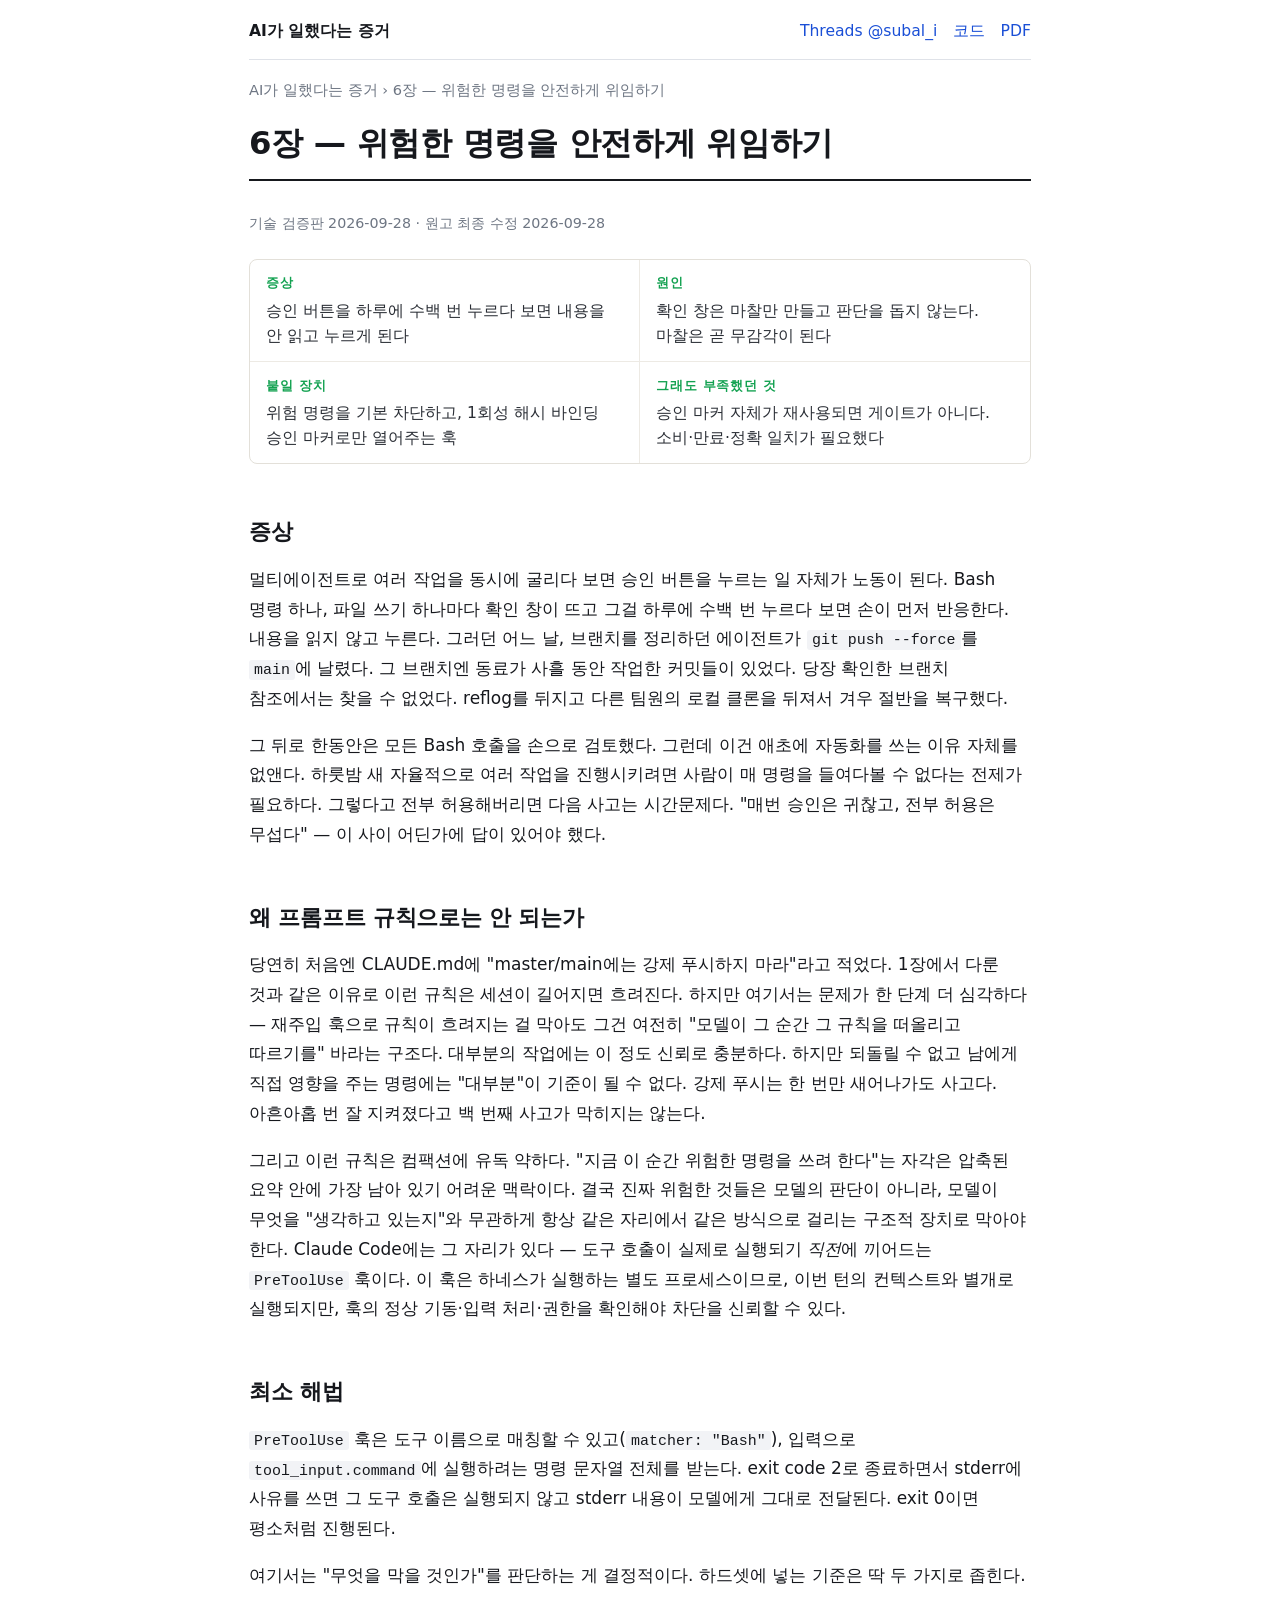
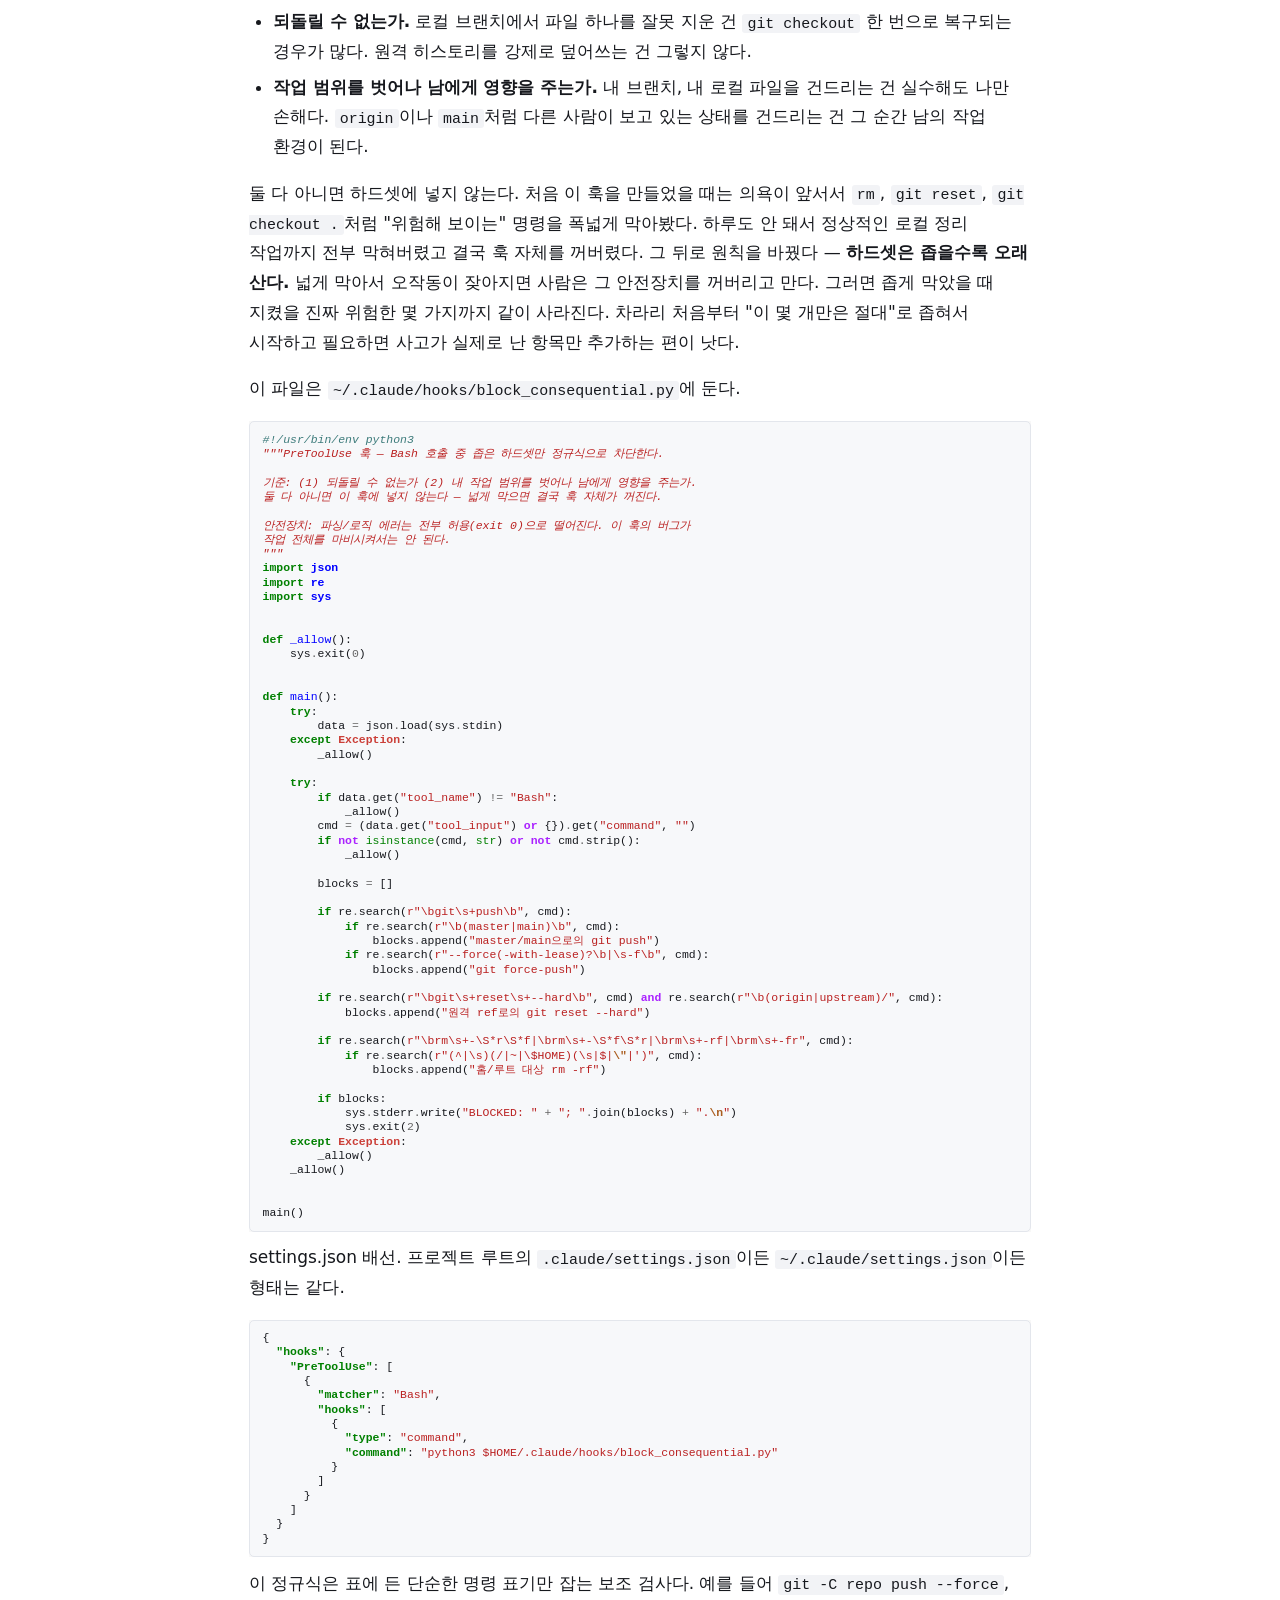
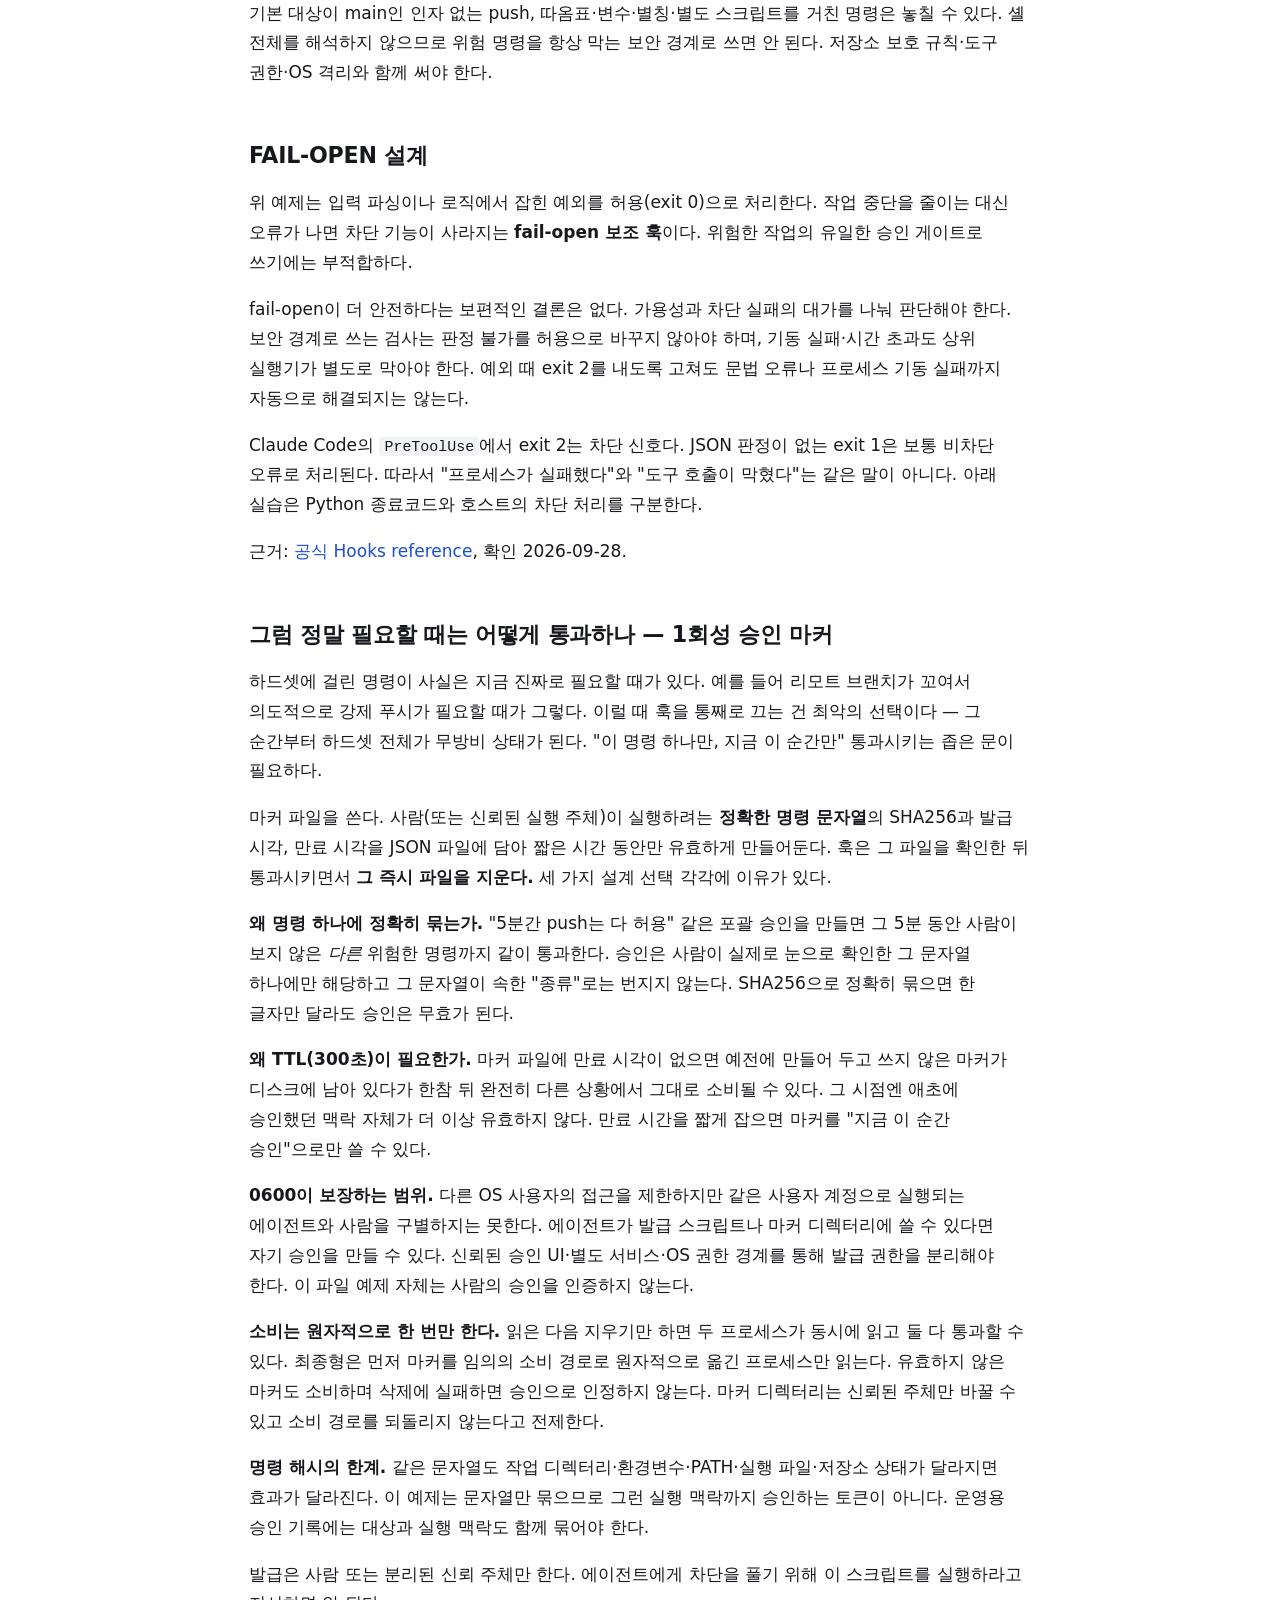
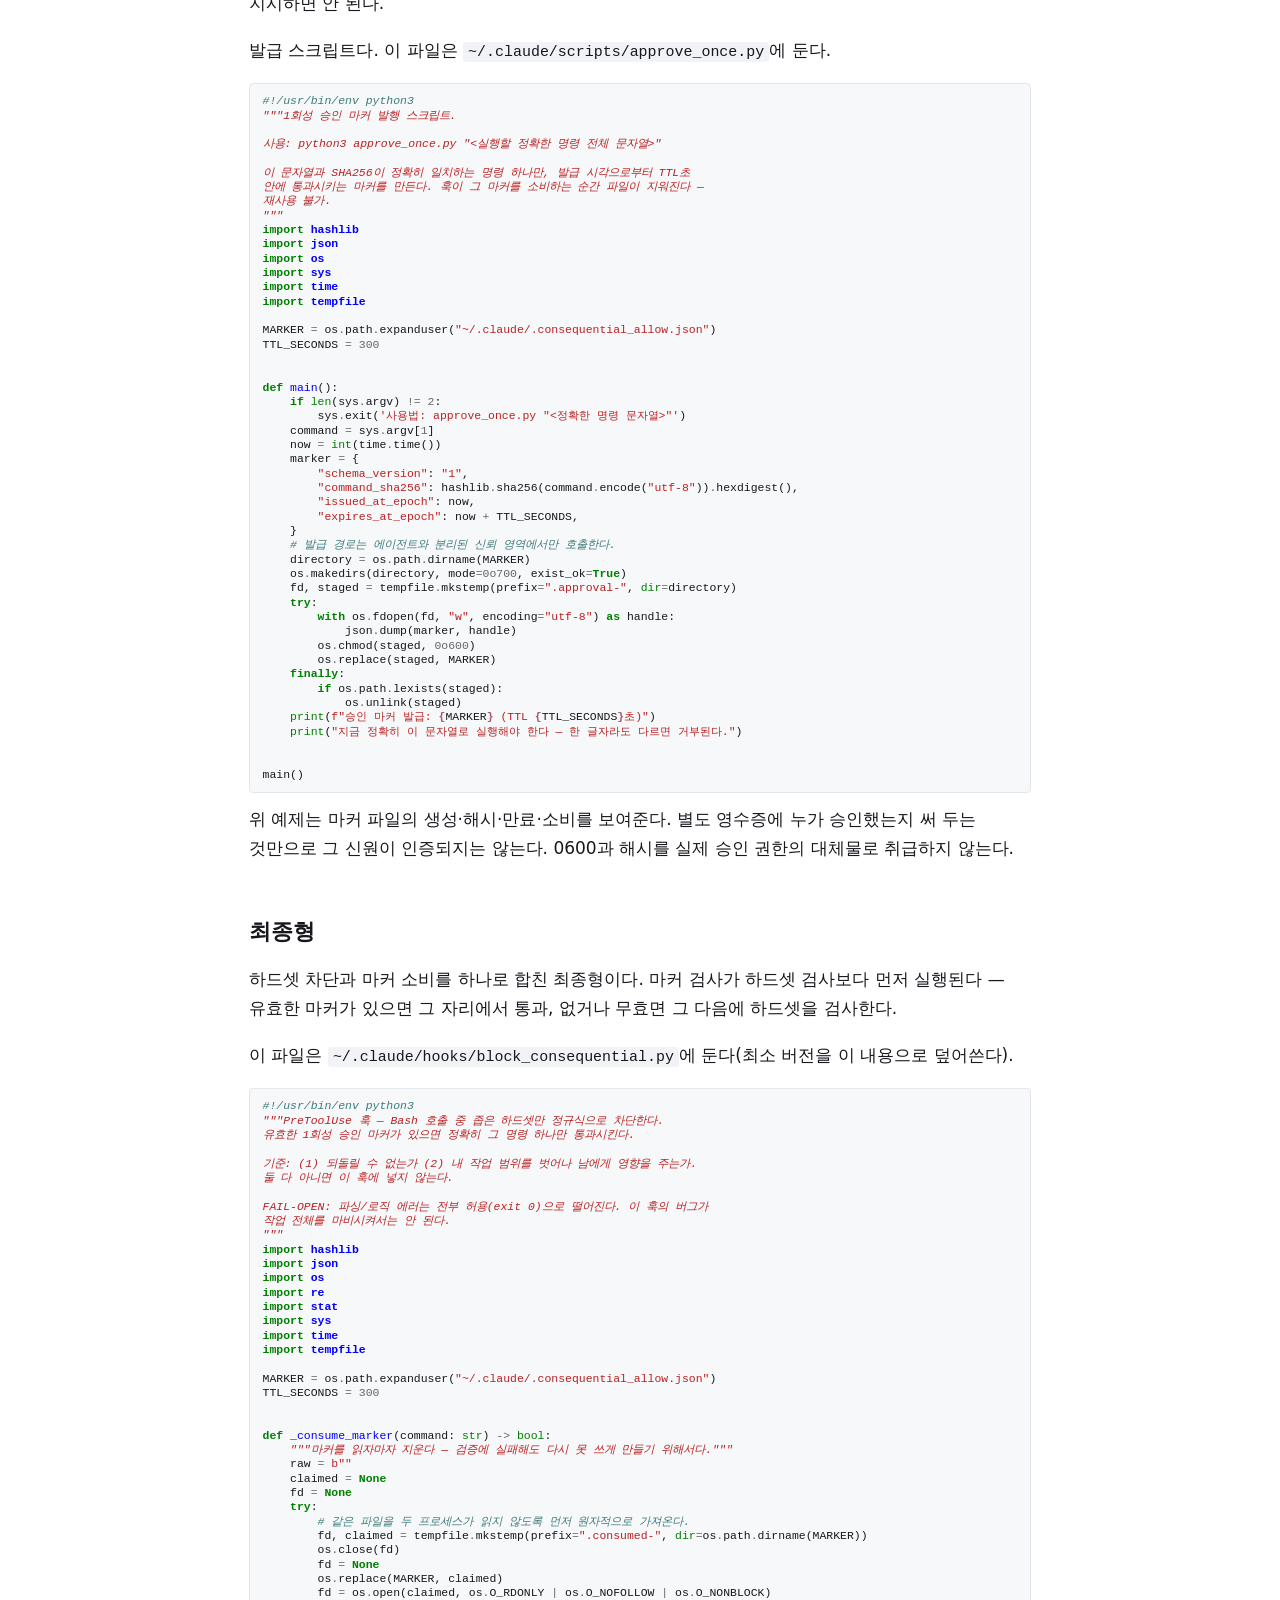
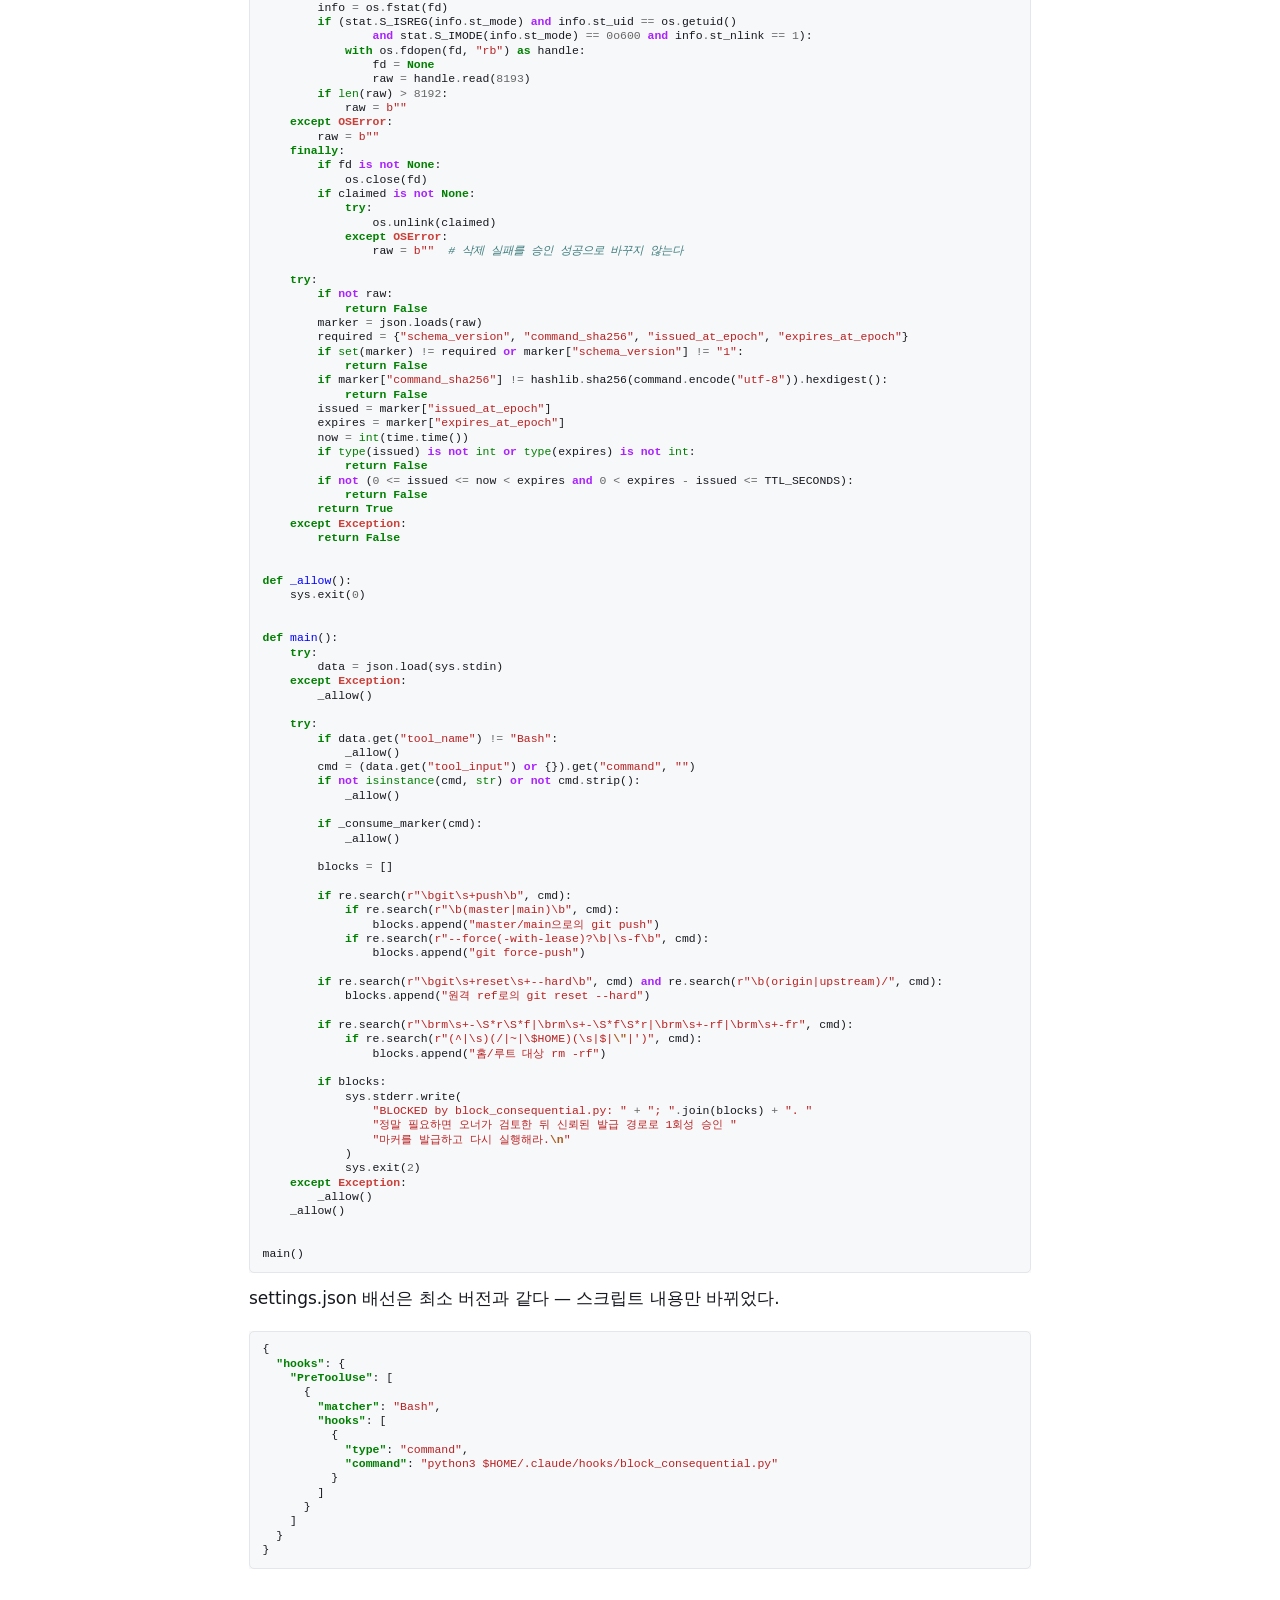
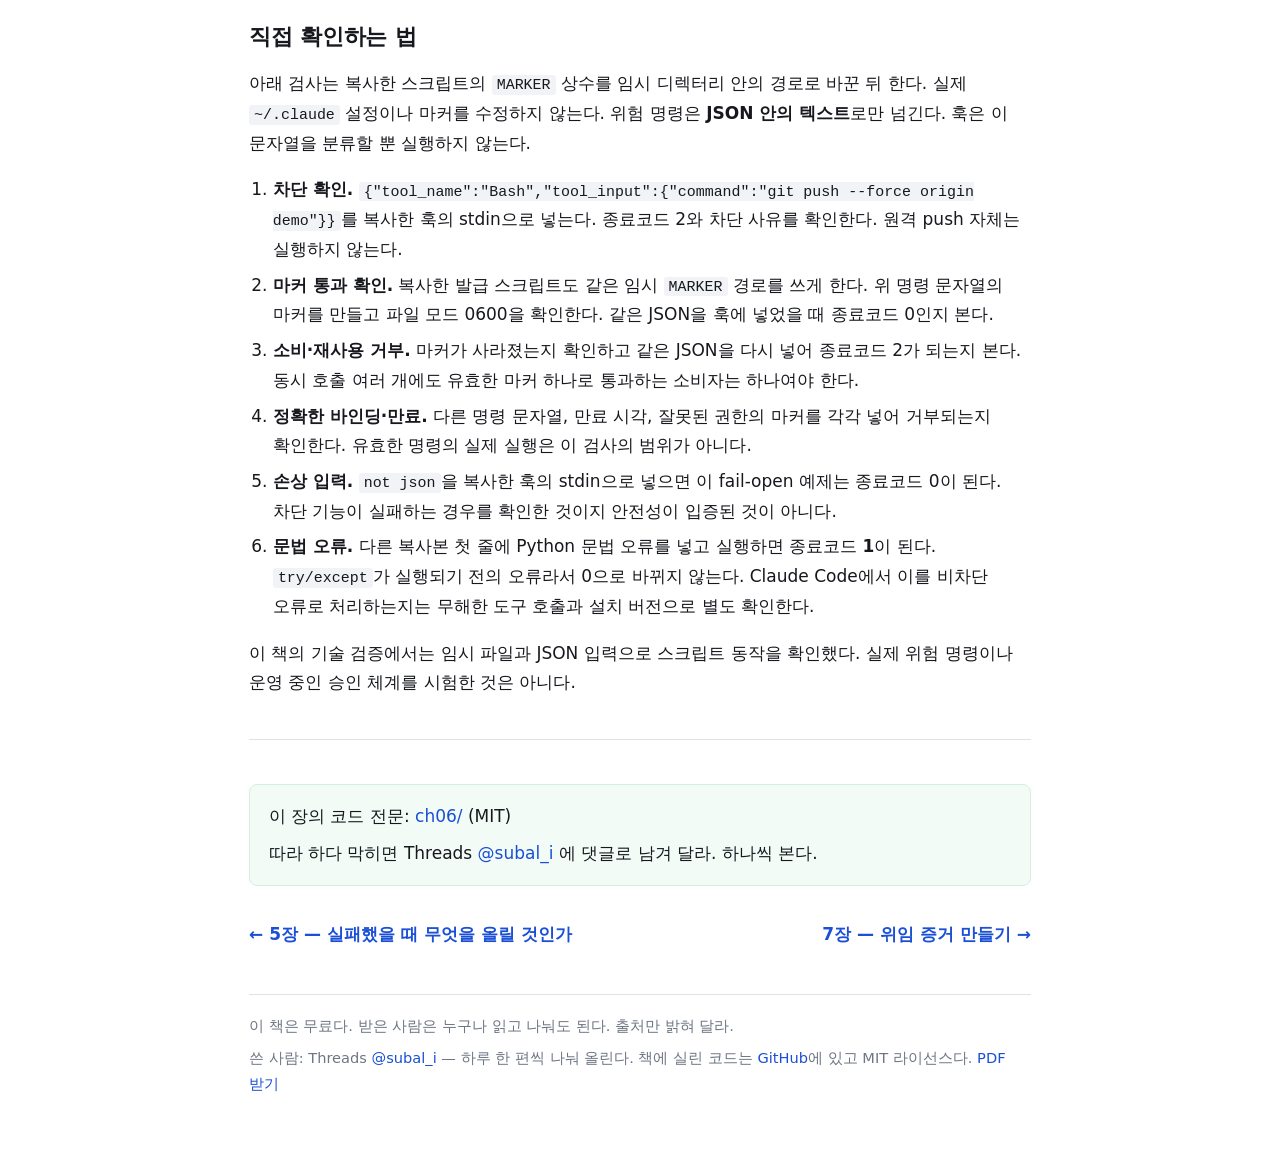
<file: docs/ch06-dangerous-commands/index.html>
<!doctype html>
<html lang="ko">
<head>
<meta charset="utf-8">
<meta name="viewport" content="width=device-width, initial-scale=1">
<title>6장 — 위험한 명령을 안전하게 위임하기 | AI가 일했다는 증거</title>
<meta name="description" content="승인 버튼을 하루에 수백 번 누르다 보면 내용을 안 읽고 누르게 된다. 붙일 장치: 위험 명령을 기본 차단하고, 1회성 해시 바인딩 승인 마커로만 열어주는 훅.">
<link rel="canonical" href="https://gforce10-design.github.io/ai-work-evidence/ch06-dangerous-commands/">
<meta property="og:type" content="article">
<meta property="og:site_name" content="AI가 일했다는 증거">
<meta property="og:title" content="6장 — 위험한 명령을 안전하게 위임하기 | AI가 일했다는 증거">
<meta property="og:description" content="승인 버튼을 하루에 수백 번 누르다 보면 내용을 안 읽고 누르게 된다. 붙일 장치: 위험 명령을 기본 차단하고, 1회성 해시 바인딩 승인 마커로만 열어주는 훅.">
<meta property="og:url" content="https://gforce10-design.github.io/ai-work-evidence/ch06-dangerous-commands/">
<meta property="og:image" content="https://gforce10-design.github.io/ai-work-evidence/assets/og.png">
<meta property="og:locale" content="ko_KR">
<meta name="twitter:card" content="summary_large_image">
<link rel="sitemap" type="application/xml" href="https://gforce10-design.github.io/ai-work-evidence/sitemap.xml">
<link rel="stylesheet" href="../assets/style.css">
<script type="application/ld+json">{"@context": "https://schema.org", "@graph": [{"@type": "Article", "@id": "https://gforce10-design.github.io/ai-work-evidence/ch06-dangerous-commands/#article", "headline": "6장 — 위험한 명령을 안전하게 위임하기", "description": "승인 버튼을 하루에 수백 번 누르다 보면 내용을 안 읽고 누르게 된다. 붙일 장치: 위험 명령을 기본 차단하고, 1회성 해시 바인딩 승인 마커로만 열어주는 훅.", "inLanguage": "ko", "mainEntityOfPage": "https://gforce10-design.github.io/ai-work-evidence/ch06-dangerous-commands/", "isAccessibleForFree": true, "image": "https://gforce10-design.github.io/ai-work-evidence/assets/og.png", "isPartOf": {"@type": "Book", "@id": "https://gforce10-design.github.io/ai-work-evidence/#book", "name": "AI가 일했다는 증거", "url": "https://gforce10-design.github.io/ai-work-evidence/"}, "author": {"@type": "Person", "@id": "https://gforce10-design.github.io/ai-work-evidence/#author", "name": "subal_i", "url": "https://www.threads.com/@subal_i", "sameAs": ["https://www.threads.com/@subal_i", "https://github.com/Gforce10-design"]}, "datePublished": "2026-09-28", "dateModified": "2026-09-28"}, {"@type": "BreadcrumbList", "itemListElement": [{"@type": "ListItem", "position": 1, "name": "AI가 일했다는 증거", "item": "https://gforce10-design.github.io/ai-work-evidence/"}, {"@type": "ListItem", "position": 2, "name": "6장 — 위험한 명령을 안전하게 위임하기", "item": "https://gforce10-design.github.io/ai-work-evidence/ch06-dangerous-commands/"}]}]}</script>
</head>
<body>
<header class="site"><a class="name" href="../">AI가 일했다는 증거</a><nav><a href="https://www.threads.com/@subal_i">Threads @subal_i</a><a href="https://github.com/Gforce10-design/ai-work-evidence">코드</a><a href="https://github.com/Gforce10-design/ai-work-evidence/releases/latest">PDF</a></nav></header>
<nav class="crumb" aria-label="위치"><a href="../">AI가 일했다는 증거</a> › 6장 — 위험한 명령을 안전하게 위임하기</nav>
<main>
<article>
<h1 id="6">6장 — 위험한 명령을 안전하게 위임하기</h1>
<p class="stamp">기술 검증판 2026-09-28 · 원고 최종 수정 2026-09-28</p>
<div class="brief"><div><dt>증상</dt><dd>승인 버튼을 하루에 수백 번 누르다 보면 내용을 안 읽고 누르게 된다</dd></div><div><dt>원인</dt><dd>확인 창은 마찰만 만들고 판단을 돕지 않는다. 마찰은 곧 무감각이 된다</dd></div><div><dt>붙일 장치</dt><dd>위험 명령을 기본 차단하고, 1회성 해시 바인딩 승인 마커로만 열어주는 훅</dd></div><div><dt>그래도 부족했던 것</dt><dd>승인 마커 자체가 재사용되면 게이트가 아니다. 소비·만료·정확 일치가 필요했다</dd></div></div>

<h2 id="_1">증상</h2>
<p>멀티에이전트로 여러 작업을 동시에 굴리다 보면 승인 버튼을 누르는 일 자체가
노동이 된다. Bash 명령 하나, 파일 쓰기 하나마다 확인 창이 뜨고 그걸 하루에
수백 번 누르다 보면 손이 먼저 반응한다. 내용을 읽지 않고 누른다. 그러던 어느 날,
브랜치를 정리하던 에이전트가 <code>git push --force</code>를 <code>main</code>에 날렸다. 그 브랜치엔
동료가 사흘 동안 작업한 커밋들이 있었다. 당장 확인한 브랜치 참조에서는 찾을 수
없었다. reflog를 뒤지고 다른 팀원의 로컬 클론을 뒤져서 겨우 절반을 복구했다.</p>
<p>그 뒤로 한동안은 모든 Bash 호출을 손으로 검토했다. 그런데 이건 애초에 자동화를
쓰는 이유 자체를 없앤다. 하룻밤 새 자율적으로 여러 작업을 진행시키려면 사람이
매 명령을 들여다볼 수 없다는 전제가 필요하다. 그렇다고 전부 허용해버리면 다음
사고는 시간문제다. "매번 승인은 귀찮고, 전부 허용은 무섭다"
— 이 사이 어딘가에 답이 있어야 했다.</p>
<h2 id="_2">왜 프롬프트 규칙으로는 안 되는가</h2>
<p>당연히 처음엔 CLAUDE.md에 "master/main에는 강제 푸시하지 마라"라고 적었다. 1장에서
다룬 것과 같은 이유로 이런 규칙은 세션이 길어지면 흐려진다. 하지만 여기서는 문제가
한 단계 더 심각하다 — 재주입 훅으로 규칙이 흐려지는 걸 막아도 그건 여전히 "모델이
그 순간 그 규칙을 떠올리고 따르기를" 바라는 구조다. 대부분의 작업에는 이 정도
신뢰로 충분하다. 하지만 되돌릴 수 없고 남에게 직접 영향을 주는 명령에는 "대부분"이
기준이 될 수 없다. 강제 푸시는 한 번만 새어나가도 사고다. 아흔아홉 번 잘 지켜졌다고
백 번째 사고가 막히지는 않는다.</p>
<p>그리고 이런 규칙은 컴팩션에 유독 약하다. "지금 이 순간 위험한 명령을
쓰려 한다"는 자각은 압축된 요약 안에 가장 남아 있기 어려운 맥락이다.
결국 진짜 위험한 것들은 모델의 판단이 아니라, 모델이 무엇을 "생각하고 있는지"와
무관하게 항상 같은 자리에서 같은 방식으로 걸리는 구조적 장치로 막아야 한다.
Claude Code에는 그 자리가 있다 — 도구 호출이 실제로 실행되기 <em>직전</em>에 끼어드는
<code>PreToolUse</code> 훅이다. 이 훅은 하네스가 실행하는 별도 프로세스이므로, 이번 턴의
컨텍스트와 별개로 실행되지만, 훅의 정상 기동·입력 처리·권한을 확인해야 차단을 신뢰할 수 있다.</p>
<h2 id="_3">최소 해법</h2>
<p><code>PreToolUse</code> 훅은 도구 이름으로 매칭할 수 있고(<code>matcher: "Bash"</code>), 입력으로
<code>tool_input.command</code>에 실행하려는 명령 문자열 전체를 받는다. exit code 2로
종료하면서 stderr에 사유를 쓰면 그 도구 호출은 실행되지 않고 stderr 내용이
모델에게 그대로 전달된다. exit 0이면 평소처럼 진행된다.</p>
<p>여기서는 "무엇을 막을 것인가"를 판단하는 게 결정적이다. 하드셋에 넣는 기준은 딱 두 가지로
좁힌다.</p>
<ul>
<li><strong>되돌릴 수 없는가.</strong> 로컬 브랜치에서 파일 하나를 잘못 지운 건 <code>git checkout</code>
  한 번으로 복구되는 경우가 많다. 원격 히스토리를 강제로 덮어쓰는 건 그렇지 않다.</li>
<li><strong>작업 범위를 벗어나 남에게 영향을 주는가.</strong> 내 브랜치, 내 로컬 파일을 건드리는
  건 실수해도 나만 손해다. <code>origin</code>이나 <code>main</code>처럼 다른 사람이 보고 있는 상태를
  건드리는 건 그 순간 남의 작업 환경이 된다.</li>
</ul>
<p>둘 다 아니면 하드셋에 넣지 않는다. 처음 이 훅을 만들었을 때는 의욕이 앞서서
<code>rm</code>, <code>git reset</code>, <code>git checkout .</code>처럼 "위험해 보이는" 명령을 폭넓게 막아봤다.
하루도 안 돼서 정상적인 로컬 정리 작업까지 전부 막혀버렸고 결국 훅
자체를 꺼버렸다. 그 뒤로 원칙을 바꿨다 — <strong>하드셋은 좁을수록 오래 산다.</strong> 넓게
막아서 오작동이 잦아지면 사람은 그 안전장치를 꺼버리고 만다. 그러면
좁게 막았을 때 지켰을 진짜 위험한 몇 가지까지 같이 사라진다. 차라리 처음부터
"이 몇 개만은 절대"로 좁혀서 시작하고 필요하면 사고가 실제로 난 항목만
추가하는 편이 낫다.</p>
<p>이 파일은 <code>~/.claude/hooks/block_consequential.py</code>에 둔다.</p>
<div class="codehilite" style="background: #f8f8f8"><pre style="line-height: 125%;"><span></span><code><span id="ln-1" style="padding-left:2ch;text-indent:-2ch"><span style="color: #3D7B7B; font-style: italic">#!/usr/bin/env python3</span>
</span><span id="ln-2" style="padding-left:2ch;text-indent:-2ch"><span style="color: #BA2121; font-style: italic">&quot;&quot;&quot;PreToolUse 훅 — Bash 호출 중 좁은 하드셋만 정규식으로 차단한다.</span>
</span><span id="ln-3" style="padding-left:2ch;text-indent:-2ch">
</span><span id="ln-4" style="padding-left:2ch;text-indent:-2ch"><span style="color: #BA2121; font-style: italic">기준: (1) 되돌릴 수 없는가 (2) 내 작업 범위를 벗어나 남에게 영향을 주는가.</span>
</span><span id="ln-5" style="padding-left:2ch;text-indent:-2ch"><span style="color: #BA2121; font-style: italic">둘 다 아니면 이 훅에 넣지 않는다 — 넓게 막으면 결국 훅 자체가 꺼진다.</span>
</span><span id="ln-6" style="padding-left:2ch;text-indent:-2ch">
</span><span id="ln-7" style="padding-left:2ch;text-indent:-2ch"><span style="color: #BA2121; font-style: italic">안전장치: 파싱/로직 에러는 전부 허용(exit 0)으로 떨어진다. 이 훅의 버그가</span>
</span><span id="ln-8" style="padding-left:2ch;text-indent:-2ch"><span style="color: #BA2121; font-style: italic">작업 전체를 마비시켜서는 안 된다.</span>
</span><span id="ln-9" style="padding-left:2ch;text-indent:-2ch"><span style="color: #BA2121; font-style: italic">&quot;&quot;&quot;</span>
</span><span id="ln-10" style="padding-left:2ch;text-indent:-2ch"><span style="color: #008000; font-weight: bold">import</span><span style="color: #BBB"> </span><span style="color: #00F; font-weight: bold">json</span>
</span><span id="ln-11" style="padding-left:2ch;text-indent:-2ch"><span style="color: #008000; font-weight: bold">import</span><span style="color: #BBB"> </span><span style="color: #00F; font-weight: bold">re</span>
</span><span id="ln-12" style="padding-left:2ch;text-indent:-2ch"><span style="color: #008000; font-weight: bold">import</span><span style="color: #BBB"> </span><span style="color: #00F; font-weight: bold">sys</span>
</span><span id="ln-13" style="padding-left:2ch;text-indent:-2ch">
</span><span id="ln-14" style="padding-left:2ch;text-indent:-2ch">
</span><span id="ln-15" style="padding-left:2ch;text-indent:-2ch"><span style="color: #008000; font-weight: bold">def</span><span style="color: #BBB"> </span><span style="color: #00F">_allow</span>():
</span><span id="ln-16" style="padding-left:6ch;text-indent:-6ch">    sys<span style="color: #666">.</span>exit(<span style="color: #666">0</span>)
</span><span id="ln-17" style="padding-left:2ch;text-indent:-2ch">
</span><span id="ln-18" style="padding-left:2ch;text-indent:-2ch">
</span><span id="ln-19" style="padding-left:2ch;text-indent:-2ch"><span style="color: #008000; font-weight: bold">def</span><span style="color: #BBB"> </span><span style="color: #00F">main</span>():
</span><span id="ln-20" style="padding-left:6ch;text-indent:-6ch">    <span style="color: #008000; font-weight: bold">try</span>:
</span><span id="ln-21" style="padding-left:10ch;text-indent:-10ch">        data <span style="color: #666">=</span> json<span style="color: #666">.</span>load(sys<span style="color: #666">.</span>stdin)
</span><span id="ln-22" style="padding-left:6ch;text-indent:-6ch">    <span style="color: #008000; font-weight: bold">except</span> <span style="color: #CB3F38; font-weight: bold">Exception</span>:
</span><span id="ln-23" style="padding-left:10ch;text-indent:-10ch">        _allow()
</span><span id="ln-24" style="padding-left:2ch;text-indent:-2ch">
</span><span id="ln-25" style="padding-left:6ch;text-indent:-6ch">    <span style="color: #008000; font-weight: bold">try</span>:
</span><span id="ln-26" style="padding-left:10ch;text-indent:-10ch">        <span style="color: #008000; font-weight: bold">if</span> data<span style="color: #666">.</span>get(<span style="color: #BA2121">&quot;tool_name&quot;</span>) <span style="color: #666">!=</span> <span style="color: #BA2121">&quot;Bash&quot;</span>:
</span><span id="ln-27" style="padding-left:14ch;text-indent:-14ch">            _allow()
</span><span id="ln-28" style="padding-left:10ch;text-indent:-10ch">        cmd <span style="color: #666">=</span> (data<span style="color: #666">.</span>get(<span style="color: #BA2121">&quot;tool_input&quot;</span>) <span style="color: #A2F; font-weight: bold">or</span> {})<span style="color: #666">.</span>get(<span style="color: #BA2121">&quot;command&quot;</span>, <span style="color: #BA2121">&quot;&quot;</span>)
</span><span id="ln-29" style="padding-left:10ch;text-indent:-10ch">        <span style="color: #008000; font-weight: bold">if</span> <span style="color: #A2F; font-weight: bold">not</span> <span style="color: #008000">isinstance</span>(cmd, <span style="color: #008000">str</span>) <span style="color: #A2F; font-weight: bold">or</span> <span style="color: #A2F; font-weight: bold">not</span> cmd<span style="color: #666">.</span>strip():
</span><span id="ln-30" style="padding-left:14ch;text-indent:-14ch">            _allow()
</span><span id="ln-31" style="padding-left:2ch;text-indent:-2ch">
</span><span id="ln-32" style="padding-left:10ch;text-indent:-10ch">        blocks <span style="color: #666">=</span> []
</span><span id="ln-33" style="padding-left:2ch;text-indent:-2ch">
</span><span id="ln-34" style="padding-left:10ch;text-indent:-10ch">        <span style="color: #008000; font-weight: bold">if</span> re<span style="color: #666">.</span>search(<span style="color: #BA2121">r&quot;\bgit\s+push\b&quot;</span>, cmd):
</span><span id="ln-35" style="padding-left:14ch;text-indent:-14ch">            <span style="color: #008000; font-weight: bold">if</span> re<span style="color: #666">.</span>search(<span style="color: #BA2121">r&quot;\b(master|main)\b&quot;</span>, cmd):
</span><span id="ln-36" style="padding-left:18ch;text-indent:-18ch">                blocks<span style="color: #666">.</span>append(<span style="color: #BA2121">&quot;master/main으로의 git push&quot;</span>)
</span><span id="ln-37" style="padding-left:14ch;text-indent:-14ch">            <span style="color: #008000; font-weight: bold">if</span> re<span style="color: #666">.</span>search(<span style="color: #BA2121">r&quot;--force(-with-lease)?\b|\s-f\b&quot;</span>, cmd):
</span><span id="ln-38" style="padding-left:18ch;text-indent:-18ch">                blocks<span style="color: #666">.</span>append(<span style="color: #BA2121">&quot;git force-push&quot;</span>)
</span><span id="ln-39" style="padding-left:2ch;text-indent:-2ch">
</span><span id="ln-40" style="padding-left:10ch;text-indent:-10ch">        <span style="color: #008000; font-weight: bold">if</span> re<span style="color: #666">.</span>search(<span style="color: #BA2121">r&quot;\bgit\s+reset\s+--hard\b&quot;</span>, cmd) <span style="color: #A2F; font-weight: bold">and</span> re<span style="color: #666">.</span>search(<span style="color: #BA2121">r&quot;\b(origin|upstream)/&quot;</span>, cmd):
</span><span id="ln-41" style="padding-left:14ch;text-indent:-14ch">            blocks<span style="color: #666">.</span>append(<span style="color: #BA2121">&quot;원격 ref로의 git reset --hard&quot;</span>)
</span><span id="ln-42" style="padding-left:2ch;text-indent:-2ch">
</span><span id="ln-43" style="padding-left:10ch;text-indent:-10ch">        <span style="color: #008000; font-weight: bold">if</span> re<span style="color: #666">.</span>search(<span style="color: #BA2121">r&quot;\brm\s+-\S*r\S*f|\brm\s+-\S*f\S*r|\brm\s+-rf|\brm\s+-fr&quot;</span>, cmd):
</span><span id="ln-44" style="padding-left:14ch;text-indent:-14ch">            <span style="color: #008000; font-weight: bold">if</span> re<span style="color: #666">.</span>search(<span style="color: #BA2121">r&quot;(^|\s)(/|~|\$HOME)(\s|$|</span><span style="color: #AA5D1F; font-weight: bold">\&quot;</span><span style="color: #BA2121">|&#39;)&quot;</span>, cmd):
</span><span id="ln-45" style="padding-left:18ch;text-indent:-18ch">                blocks<span style="color: #666">.</span>append(<span style="color: #BA2121">&quot;홈/루트 대상 rm -rf&quot;</span>)
</span><span id="ln-46" style="padding-left:2ch;text-indent:-2ch">
</span><span id="ln-47" style="padding-left:10ch;text-indent:-10ch">        <span style="color: #008000; font-weight: bold">if</span> blocks:
</span><span id="ln-48" style="padding-left:14ch;text-indent:-14ch">            sys<span style="color: #666">.</span>stderr<span style="color: #666">.</span>write(<span style="color: #BA2121">&quot;BLOCKED: &quot;</span> <span style="color: #666">+</span> <span style="color: #BA2121">&quot;; &quot;</span><span style="color: #666">.</span>join(blocks) <span style="color: #666">+</span> <span style="color: #BA2121">&quot;.</span><span style="color: #AA5D1F; font-weight: bold">\n</span><span style="color: #BA2121">&quot;</span>)
</span><span id="ln-49" style="padding-left:14ch;text-indent:-14ch">            sys<span style="color: #666">.</span>exit(<span style="color: #666">2</span>)
</span><span id="ln-50" style="padding-left:6ch;text-indent:-6ch">    <span style="color: #008000; font-weight: bold">except</span> <span style="color: #CB3F38; font-weight: bold">Exception</span>:
</span><span id="ln-51" style="padding-left:10ch;text-indent:-10ch">        _allow()
</span><span id="ln-52" style="padding-left:6ch;text-indent:-6ch">    _allow()
</span><span id="ln-53" style="padding-left:2ch;text-indent:-2ch">
</span><span id="ln-54" style="padding-left:2ch;text-indent:-2ch">
</span><span id="ln-55" style="padding-left:2ch;text-indent:-2ch">main()
</span></code></pre></div>

<p>settings.json 배선. 프로젝트 루트의 <code>.claude/settings.json</code>이든
<code>~/.claude/settings.json</code>이든 형태는 같다.</p>
<div class="codehilite" style="background: #f8f8f8"><pre style="line-height: 125%;"><span></span><code><span id="ln-1" style="padding-left:2ch;text-indent:-2ch">{
</span><span id="ln-2" style="padding-left:4ch;text-indent:-4ch"><span style="color: #BBB">  </span><span style="color: #008000; font-weight: bold">&quot;hooks&quot;</span>:<span style="color: #BBB"> </span>{
</span><span id="ln-3" style="padding-left:6ch;text-indent:-6ch"><span style="color: #BBB">    </span><span style="color: #008000; font-weight: bold">&quot;PreToolUse&quot;</span>:<span style="color: #BBB"> </span>[
</span><span id="ln-4" style="padding-left:8ch;text-indent:-8ch"><span style="color: #BBB">      </span>{
</span><span id="ln-5" style="padding-left:10ch;text-indent:-10ch"><span style="color: #BBB">        </span><span style="color: #008000; font-weight: bold">&quot;matcher&quot;</span>:<span style="color: #BBB"> </span><span style="color: #BA2121">&quot;Bash&quot;</span>,
</span><span id="ln-6" style="padding-left:10ch;text-indent:-10ch"><span style="color: #BBB">        </span><span style="color: #008000; font-weight: bold">&quot;hooks&quot;</span>:<span style="color: #BBB"> </span>[
</span><span id="ln-7" style="padding-left:12ch;text-indent:-12ch"><span style="color: #BBB">          </span>{
</span><span id="ln-8" style="padding-left:14ch;text-indent:-14ch"><span style="color: #BBB">            </span><span style="color: #008000; font-weight: bold">&quot;type&quot;</span>:<span style="color: #BBB"> </span><span style="color: #BA2121">&quot;command&quot;</span>,
</span><span id="ln-9" style="padding-left:14ch;text-indent:-14ch"><span style="color: #BBB">            </span><span style="color: #008000; font-weight: bold">&quot;command&quot;</span>:<span style="color: #BBB"> </span><span style="color: #BA2121">&quot;python3 $HOME/.claude/hooks/block_consequential.py&quot;</span>
</span><span id="ln-10" style="padding-left:12ch;text-indent:-12ch"><span style="color: #BBB">          </span>}
</span><span id="ln-11" style="padding-left:10ch;text-indent:-10ch"><span style="color: #BBB">        </span>]
</span><span id="ln-12" style="padding-left:8ch;text-indent:-8ch"><span style="color: #BBB">      </span>}
</span><span id="ln-13" style="padding-left:6ch;text-indent:-6ch"><span style="color: #BBB">    </span>]
</span><span id="ln-14" style="padding-left:4ch;text-indent:-4ch"><span style="color: #BBB">  </span>}
</span><span id="ln-15" style="padding-left:2ch;text-indent:-2ch">}
</span></code></pre></div>

<p>이 정규식은 표에 든 단순한 명령 표기만 잡는 보조 검사다. 예를 들어 <code>git -C repo push --force</code>, 기본 대상이 main인 인자 없는 push, 따옴표·변수·별칭·별도 스크립트를 거친 명령은 놓칠 수 있다. 셸 전체를 해석하지 않으므로 위험 명령을 항상 막는 보안 경계로 쓰면 안 된다. 저장소 보호 규칙·도구 권한·OS 격리와 함께 써야 한다.</p>
<h2 id="fail-open">FAIL-OPEN 설계</h2>
<p>위 예제는 입력 파싱이나 로직에서 잡힌 예외를 허용(exit 0)으로 처리한다. 작업 중단을 줄이는 대신 오류가 나면 차단 기능이 사라지는 <strong>fail-open 보조 훅</strong>이다. 위험한 작업의 유일한 승인 게이트로 쓰기에는 부적합하다.</p>
<p>fail-open이 더 안전하다는 보편적인 결론은 없다. 가용성과 차단 실패의 대가를 나눠 판단해야 한다. 보안 경계로 쓰는 검사는 판정 불가를 허용으로 바꾸지 않아야 하며, 기동 실패·시간 초과도 상위 실행기가 별도로 막아야 한다. 예외 때 exit 2를 내도록 고쳐도 문법 오류나 프로세스 기동 실패까지 자동으로 해결되지는 않는다.</p>
<p>Claude Code의 <code>PreToolUse</code>에서 exit 2는 차단 신호다. JSON 판정이 없는 exit 1은 보통 비차단 오류로 처리된다. 따라서 "프로세스가 실패했다"와 "도구 호출이 막혔다"는 같은 말이 아니다. 아래 실습은 Python 종료코드와 호스트의 차단 처리를 구분한다.</p>
<p>근거: <a href="https://code.claude.com/docs/en/hooks#other-exit-codes">공식 Hooks reference</a>, 확인 2026-09-28.</p>
<h2 id="1">그럼 정말 필요할 때는 어떻게 통과하나 — 1회성 승인 마커</h2>
<p>하드셋에 걸린 명령이 사실은 지금 진짜로 필요할 때가 있다. 예를 들어 리모트
브랜치가 꼬여서 의도적으로 강제 푸시가 필요할 때가 그렇다. 이럴 때 훅을 통째로
끄는 건 최악의 선택이다 — 그 순간부터 하드셋 전체가 무방비 상태가 된다.
"이 명령 하나만, 지금 이 순간만" 통과시키는 좁은 문이 필요하다.</p>
<p>마커 파일을 쓴다. 사람(또는 신뢰된 실행 주체)이 실행하려는 <strong>정확한 명령
문자열</strong>의 SHA256과 발급 시각, 만료 시각을 JSON 파일에 담아 짧은 시간 동안만
유효하게 만들어둔다. 훅은 그 파일을 확인한 뒤 통과시키면서 <strong>그 즉시 파일을 지운다.</strong>
세 가지 설계 선택 각각에 이유가 있다.</p>
<p><strong>왜 명령 하나에 정확히 묶는가.</strong> "5분간 push는 다 허용" 같은 포괄 승인을
만들면 그 5분 동안 사람이 보지 않은 <em>다른</em> 위험한 명령까지 같이 통과한다.
승인은 사람이 실제로 눈으로 확인한 그 문자열 하나에만 해당하고 그 문자열이
속한 "종류"로는 번지지 않는다. SHA256으로 정확히 묶으면 한 글자만 달라도
승인은 무효가 된다.</p>
<p><strong>왜 TTL(300초)이 필요한가.</strong> 마커 파일에 만료 시각이 없으면 예전에 만들어
두고 쓰지 않은 마커가 디스크에 남아 있다가 한참 뒤 완전히 다른 상황에서
그대로 소비될 수 있다. 그 시점엔 애초에 승인했던 맥락 자체가 더 이상 유효하지
않다. 만료 시간을 짧게 잡으면 마커를 "지금 이 순간 승인"으로만
쓸 수 있다.</p>
<p><strong>0600이 보장하는 범위.</strong> 다른 OS 사용자의 접근을 제한하지만 같은 사용자 계정으로 실행되는 에이전트와 사람을 구별하지는 못한다. 에이전트가 발급 스크립트나 마커 디렉터리에 쓸 수 있다면 자기 승인을 만들 수 있다. 신뢰된 승인 UI·별도 서비스·OS 권한 경계를 통해 발급 권한을 분리해야 한다. 이 파일 예제 자체는 사람의 승인을 인증하지 않는다.</p>
<p><strong>소비는 원자적으로 한 번만 한다.</strong> 읽은 다음 지우기만 하면 두 프로세스가 동시에 읽고 둘 다 통과할 수 있다. 최종형은 먼저 마커를 임의의 소비 경로로 원자적으로 옮긴 프로세스만 읽는다. 유효하지 않은 마커도 소비하며 삭제에 실패하면 승인으로 인정하지 않는다. 마커 디렉터리는 신뢰된 주체만 바꿀 수 있고 소비 경로를 되돌리지 않는다고 전제한다.</p>
<p><strong>명령 해시의 한계.</strong> 같은 문자열도 작업 디렉터리·환경변수·PATH·실행 파일·저장소 상태가 달라지면 효과가 달라진다. 이 예제는 문자열만 묶으므로 그런 실행 맥락까지 승인하는 토큰이 아니다. 운영용 승인 기록에는 대상과 실행 맥락도 함께 묶어야 한다.</p>
<p>발급은 사람 또는 분리된 신뢰 주체만 한다. 에이전트에게 차단을 풀기 위해 이 스크립트를 실행하라고 지시하면 안 된다.</p>
<p>발급 스크립트다. 이 파일은 <code>~/.claude/scripts/approve_once.py</code>에 둔다.</p>
<div class="codehilite" style="background: #f8f8f8"><pre style="line-height: 125%;"><span></span><code><span id="ln-1" style="padding-left:2ch;text-indent:-2ch"><span style="color: #3D7B7B; font-style: italic">#!/usr/bin/env python3</span>
</span><span id="ln-2" style="padding-left:2ch;text-indent:-2ch"><span style="color: #BA2121; font-style: italic">&quot;&quot;&quot;1회성 승인 마커 발행 스크립트.</span>
</span><span id="ln-3" style="padding-left:2ch;text-indent:-2ch">
</span><span id="ln-4" style="padding-left:2ch;text-indent:-2ch"><span style="color: #BA2121; font-style: italic">사용: python3 approve_once.py &quot;&lt;실행할 정확한 명령 전체 문자열&gt;&quot;</span>
</span><span id="ln-5" style="padding-left:2ch;text-indent:-2ch">
</span><span id="ln-6" style="padding-left:2ch;text-indent:-2ch"><span style="color: #BA2121; font-style: italic">이 문자열과 SHA256이 정확히 일치하는 명령 하나만, 발급 시각으로부터 TTL초</span>
</span><span id="ln-7" style="padding-left:2ch;text-indent:-2ch"><span style="color: #BA2121; font-style: italic">안에 통과시키는 마커를 만든다. 훅이 그 마커를 소비하는 순간 파일이 지워진다 —</span>
</span><span id="ln-8" style="padding-left:2ch;text-indent:-2ch"><span style="color: #BA2121; font-style: italic">재사용 불가.</span>
</span><span id="ln-9" style="padding-left:2ch;text-indent:-2ch"><span style="color: #BA2121; font-style: italic">&quot;&quot;&quot;</span>
</span><span id="ln-10" style="padding-left:2ch;text-indent:-2ch"><span style="color: #008000; font-weight: bold">import</span><span style="color: #BBB"> </span><span style="color: #00F; font-weight: bold">hashlib</span>
</span><span id="ln-11" style="padding-left:2ch;text-indent:-2ch"><span style="color: #008000; font-weight: bold">import</span><span style="color: #BBB"> </span><span style="color: #00F; font-weight: bold">json</span>
</span><span id="ln-12" style="padding-left:2ch;text-indent:-2ch"><span style="color: #008000; font-weight: bold">import</span><span style="color: #BBB"> </span><span style="color: #00F; font-weight: bold">os</span>
</span><span id="ln-13" style="padding-left:2ch;text-indent:-2ch"><span style="color: #008000; font-weight: bold">import</span><span style="color: #BBB"> </span><span style="color: #00F; font-weight: bold">sys</span>
</span><span id="ln-14" style="padding-left:2ch;text-indent:-2ch"><span style="color: #008000; font-weight: bold">import</span><span style="color: #BBB"> </span><span style="color: #00F; font-weight: bold">time</span>
</span><span id="ln-15" style="padding-left:2ch;text-indent:-2ch"><span style="color: #008000; font-weight: bold">import</span><span style="color: #BBB"> </span><span style="color: #00F; font-weight: bold">tempfile</span>
</span><span id="ln-16" style="padding-left:2ch;text-indent:-2ch">
</span><span id="ln-17" style="padding-left:2ch;text-indent:-2ch">MARKER <span style="color: #666">=</span> os<span style="color: #666">.</span>path<span style="color: #666">.</span>expanduser(<span style="color: #BA2121">&quot;~/.claude/.consequential_allow.json&quot;</span>)
</span><span id="ln-18" style="padding-left:2ch;text-indent:-2ch">TTL_SECONDS <span style="color: #666">=</span> <span style="color: #666">300</span>
</span><span id="ln-19" style="padding-left:2ch;text-indent:-2ch">
</span><span id="ln-20" style="padding-left:2ch;text-indent:-2ch">
</span><span id="ln-21" style="padding-left:2ch;text-indent:-2ch"><span style="color: #008000; font-weight: bold">def</span><span style="color: #BBB"> </span><span style="color: #00F">main</span>():
</span><span id="ln-22" style="padding-left:6ch;text-indent:-6ch">    <span style="color: #008000; font-weight: bold">if</span> <span style="color: #008000">len</span>(sys<span style="color: #666">.</span>argv) <span style="color: #666">!=</span> <span style="color: #666">2</span>:
</span><span id="ln-23" style="padding-left:10ch;text-indent:-10ch">        sys<span style="color: #666">.</span>exit(<span style="color: #BA2121">&#39;사용법: approve_once.py &quot;&lt;정확한 명령 문자열&gt;&quot;&#39;</span>)
</span><span id="ln-24" style="padding-left:6ch;text-indent:-6ch">    command <span style="color: #666">=</span> sys<span style="color: #666">.</span>argv[<span style="color: #666">1</span>]
</span><span id="ln-25" style="padding-left:6ch;text-indent:-6ch">    now <span style="color: #666">=</span> <span style="color: #008000">int</span>(time<span style="color: #666">.</span>time())
</span><span id="ln-26" style="padding-left:6ch;text-indent:-6ch">    marker <span style="color: #666">=</span> {
</span><span id="ln-27" style="padding-left:10ch;text-indent:-10ch">        <span style="color: #BA2121">&quot;schema_version&quot;</span>: <span style="color: #BA2121">&quot;1&quot;</span>,
</span><span id="ln-28" style="padding-left:10ch;text-indent:-10ch">        <span style="color: #BA2121">&quot;command_sha256&quot;</span>: hashlib<span style="color: #666">.</span>sha256(command<span style="color: #666">.</span>encode(<span style="color: #BA2121">&quot;utf-8&quot;</span>))<span style="color: #666">.</span>hexdigest(),
</span><span id="ln-29" style="padding-left:10ch;text-indent:-10ch">        <span style="color: #BA2121">&quot;issued_at_epoch&quot;</span>: now,
</span><span id="ln-30" style="padding-left:10ch;text-indent:-10ch">        <span style="color: #BA2121">&quot;expires_at_epoch&quot;</span>: now <span style="color: #666">+</span> TTL_SECONDS,
</span><span id="ln-31" style="padding-left:6ch;text-indent:-6ch">    }
</span><span id="ln-32" style="padding-left:6ch;text-indent:-6ch">    <span style="color: #3D7B7B; font-style: italic"># 발급 경로는 에이전트와 분리된 신뢰 영역에서만 호출한다.</span>
</span><span id="ln-33" style="padding-left:6ch;text-indent:-6ch">    directory <span style="color: #666">=</span> os<span style="color: #666">.</span>path<span style="color: #666">.</span>dirname(MARKER)
</span><span id="ln-34" style="padding-left:6ch;text-indent:-6ch">    os<span style="color: #666">.</span>makedirs(directory, mode<span style="color: #666">=0o700</span>, exist_ok<span style="color: #666">=</span><span style="color: #008000; font-weight: bold">True</span>)
</span><span id="ln-35" style="padding-left:6ch;text-indent:-6ch">    fd, staged <span style="color: #666">=</span> tempfile<span style="color: #666">.</span>mkstemp(prefix<span style="color: #666">=</span><span style="color: #BA2121">&quot;.approval-&quot;</span>, <span style="color: #008000">dir</span><span style="color: #666">=</span>directory)
</span><span id="ln-36" style="padding-left:6ch;text-indent:-6ch">    <span style="color: #008000; font-weight: bold">try</span>:
</span><span id="ln-37" style="padding-left:10ch;text-indent:-10ch">        <span style="color: #008000; font-weight: bold">with</span> os<span style="color: #666">.</span>fdopen(fd, <span style="color: #BA2121">&quot;w&quot;</span>, encoding<span style="color: #666">=</span><span style="color: #BA2121">&quot;utf-8&quot;</span>) <span style="color: #008000; font-weight: bold">as</span> handle:
</span><span id="ln-38" style="padding-left:14ch;text-indent:-14ch">            json<span style="color: #666">.</span>dump(marker, handle)
</span><span id="ln-39" style="padding-left:10ch;text-indent:-10ch">        os<span style="color: #666">.</span>chmod(staged, <span style="color: #666">0o600</span>)
</span><span id="ln-40" style="padding-left:10ch;text-indent:-10ch">        os<span style="color: #666">.</span>replace(staged, MARKER)
</span><span id="ln-41" style="padding-left:6ch;text-indent:-6ch">    <span style="color: #008000; font-weight: bold">finally</span>:
</span><span id="ln-42" style="padding-left:10ch;text-indent:-10ch">        <span style="color: #008000; font-weight: bold">if</span> os<span style="color: #666">.</span>path<span style="color: #666">.</span>lexists(staged):
</span><span id="ln-43" style="padding-left:14ch;text-indent:-14ch">            os<span style="color: #666">.</span>unlink(staged)
</span><span id="ln-44" style="padding-left:6ch;text-indent:-6ch">    <span style="color: #008000">print</span>(<span style="color: #BA2121">f&quot;승인 마커 발급: </span><span style="color: #A45A77; font-weight: bold">{</span>MARKER<span style="color: #A45A77; font-weight: bold">}</span><span style="color: #BA2121"> (TTL </span><span style="color: #A45A77; font-weight: bold">{</span>TTL_SECONDS<span style="color: #A45A77; font-weight: bold">}</span><span style="color: #BA2121">초)&quot;</span>)
</span><span id="ln-45" style="padding-left:6ch;text-indent:-6ch">    <span style="color: #008000">print</span>(<span style="color: #BA2121">&quot;지금 정확히 이 문자열로 실행해야 한다 — 한 글자라도 다르면 거부된다.&quot;</span>)
</span><span id="ln-46" style="padding-left:2ch;text-indent:-2ch">
</span><span id="ln-47" style="padding-left:2ch;text-indent:-2ch">
</span><span id="ln-48" style="padding-left:2ch;text-indent:-2ch">main()
</span></code></pre></div>

<p>위 예제는 마커 파일의 생성·해시·만료·소비를 보여준다. 별도 영수증에 누가 승인했는지 써 두는 것만으로 그 신원이 인증되지는 않는다. 0600과 해시를 실제 승인 권한의 대체물로 취급하지 않는다.</p>
<h2 id="_4">최종형</h2>
<p>하드셋 차단과 마커 소비를 하나로 합친 최종형이다. 마커 검사가 하드셋 검사보다
먼저 실행된다 — 유효한 마커가 있으면 그 자리에서 통과, 없거나 무효면 그 다음에
하드셋을 검사한다.</p>
<p>이 파일은 <code>~/.claude/hooks/block_consequential.py</code>에 둔다(최소 버전을 이
내용으로 덮어쓴다).</p>
<div class="codehilite" style="background: #f8f8f8"><pre style="line-height: 125%;"><span></span><code><span id="ln-1" style="padding-left:2ch;text-indent:-2ch"><span style="color: #3D7B7B; font-style: italic">#!/usr/bin/env python3</span>
</span><span id="ln-2" style="padding-left:2ch;text-indent:-2ch"><span style="color: #BA2121; font-style: italic">&quot;&quot;&quot;PreToolUse 훅 — Bash 호출 중 좁은 하드셋만 정규식으로 차단한다.</span>
</span><span id="ln-3" style="padding-left:2ch;text-indent:-2ch"><span style="color: #BA2121; font-style: italic">유효한 1회성 승인 마커가 있으면 정확히 그 명령 하나만 통과시킨다.</span>
</span><span id="ln-4" style="padding-left:2ch;text-indent:-2ch">
</span><span id="ln-5" style="padding-left:2ch;text-indent:-2ch"><span style="color: #BA2121; font-style: italic">기준: (1) 되돌릴 수 없는가 (2) 내 작업 범위를 벗어나 남에게 영향을 주는가.</span>
</span><span id="ln-6" style="padding-left:2ch;text-indent:-2ch"><span style="color: #BA2121; font-style: italic">둘 다 아니면 이 훅에 넣지 않는다.</span>
</span><span id="ln-7" style="padding-left:2ch;text-indent:-2ch">
</span><span id="ln-8" style="padding-left:2ch;text-indent:-2ch"><span style="color: #BA2121; font-style: italic">FAIL-OPEN: 파싱/로직 에러는 전부 허용(exit 0)으로 떨어진다. 이 훅의 버그가</span>
</span><span id="ln-9" style="padding-left:2ch;text-indent:-2ch"><span style="color: #BA2121; font-style: italic">작업 전체를 마비시켜서는 안 된다.</span>
</span><span id="ln-10" style="padding-left:2ch;text-indent:-2ch"><span style="color: #BA2121; font-style: italic">&quot;&quot;&quot;</span>
</span><span id="ln-11" style="padding-left:2ch;text-indent:-2ch"><span style="color: #008000; font-weight: bold">import</span><span style="color: #BBB"> </span><span style="color: #00F; font-weight: bold">hashlib</span>
</span><span id="ln-12" style="padding-left:2ch;text-indent:-2ch"><span style="color: #008000; font-weight: bold">import</span><span style="color: #BBB"> </span><span style="color: #00F; font-weight: bold">json</span>
</span><span id="ln-13" style="padding-left:2ch;text-indent:-2ch"><span style="color: #008000; font-weight: bold">import</span><span style="color: #BBB"> </span><span style="color: #00F; font-weight: bold">os</span>
</span><span id="ln-14" style="padding-left:2ch;text-indent:-2ch"><span style="color: #008000; font-weight: bold">import</span><span style="color: #BBB"> </span><span style="color: #00F; font-weight: bold">re</span>
</span><span id="ln-15" style="padding-left:2ch;text-indent:-2ch"><span style="color: #008000; font-weight: bold">import</span><span style="color: #BBB"> </span><span style="color: #00F; font-weight: bold">stat</span>
</span><span id="ln-16" style="padding-left:2ch;text-indent:-2ch"><span style="color: #008000; font-weight: bold">import</span><span style="color: #BBB"> </span><span style="color: #00F; font-weight: bold">sys</span>
</span><span id="ln-17" style="padding-left:2ch;text-indent:-2ch"><span style="color: #008000; font-weight: bold">import</span><span style="color: #BBB"> </span><span style="color: #00F; font-weight: bold">time</span>
</span><span id="ln-18" style="padding-left:2ch;text-indent:-2ch"><span style="color: #008000; font-weight: bold">import</span><span style="color: #BBB"> </span><span style="color: #00F; font-weight: bold">tempfile</span>
</span><span id="ln-19" style="padding-left:2ch;text-indent:-2ch">
</span><span id="ln-20" style="padding-left:2ch;text-indent:-2ch">MARKER <span style="color: #666">=</span> os<span style="color: #666">.</span>path<span style="color: #666">.</span>expanduser(<span style="color: #BA2121">&quot;~/.claude/.consequential_allow.json&quot;</span>)
</span><span id="ln-21" style="padding-left:2ch;text-indent:-2ch">TTL_SECONDS <span style="color: #666">=</span> <span style="color: #666">300</span>
</span><span id="ln-22" style="padding-left:2ch;text-indent:-2ch">
</span><span id="ln-23" style="padding-left:2ch;text-indent:-2ch">
</span><span id="ln-24" style="padding-left:2ch;text-indent:-2ch"><span style="color: #008000; font-weight: bold">def</span><span style="color: #BBB"> </span><span style="color: #00F">_consume_marker</span>(command: <span style="color: #008000">str</span>) <span style="color: #666">-&gt;</span> <span style="color: #008000">bool</span>:
</span><span id="ln-25" style="padding-left:6ch;text-indent:-6ch"><span style="color: #BBB">    </span><span style="color: #BA2121; font-style: italic">&quot;&quot;&quot;마커를 읽자마자 지운다 — 검증에 실패해도 다시 못 쓰게 만들기 위해서다.&quot;&quot;&quot;</span>
</span><span id="ln-26" style="padding-left:6ch;text-indent:-6ch">    raw <span style="color: #666">=</span> <span style="color: #BA2121">b&quot;&quot;</span>
</span><span id="ln-27" style="padding-left:6ch;text-indent:-6ch">    claimed <span style="color: #666">=</span> <span style="color: #008000; font-weight: bold">None</span>
</span><span id="ln-28" style="padding-left:6ch;text-indent:-6ch">    fd <span style="color: #666">=</span> <span style="color: #008000; font-weight: bold">None</span>
</span><span id="ln-29" style="padding-left:6ch;text-indent:-6ch">    <span style="color: #008000; font-weight: bold">try</span>:
</span><span id="ln-30" style="padding-left:10ch;text-indent:-10ch">        <span style="color: #3D7B7B; font-style: italic"># 같은 파일을 두 프로세스가 읽지 않도록 먼저 원자적으로 가져온다.</span>
</span><span id="ln-31" style="padding-left:10ch;text-indent:-10ch">        fd, claimed <span style="color: #666">=</span> tempfile<span style="color: #666">.</span>mkstemp(prefix<span style="color: #666">=</span><span style="color: #BA2121">&quot;.consumed-&quot;</span>, <span style="color: #008000">dir</span><span style="color: #666">=</span>os<span style="color: #666">.</span>path<span style="color: #666">.</span>dirname(MARKER))
</span><span id="ln-32" style="padding-left:10ch;text-indent:-10ch">        os<span style="color: #666">.</span>close(fd)
</span><span id="ln-33" style="padding-left:10ch;text-indent:-10ch">        fd <span style="color: #666">=</span> <span style="color: #008000; font-weight: bold">None</span>
</span><span id="ln-34" style="padding-left:10ch;text-indent:-10ch">        os<span style="color: #666">.</span>replace(MARKER, claimed)
</span><span id="ln-35" style="padding-left:10ch;text-indent:-10ch">        fd <span style="color: #666">=</span> os<span style="color: #666">.</span>open(claimed, os<span style="color: #666">.</span>O_RDONLY <span style="color: #666">|</span> os<span style="color: #666">.</span>O_NOFOLLOW <span style="color: #666">|</span> os<span style="color: #666">.</span>O_NONBLOCK)
</span><span id="ln-36" style="padding-left:10ch;text-indent:-10ch">        info <span style="color: #666">=</span> os<span style="color: #666">.</span>fstat(fd)
</span><span id="ln-37" style="padding-left:10ch;text-indent:-10ch">        <span style="color: #008000; font-weight: bold">if</span> (stat<span style="color: #666">.</span>S_ISREG(info<span style="color: #666">.</span>st_mode) <span style="color: #A2F; font-weight: bold">and</span> info<span style="color: #666">.</span>st_uid <span style="color: #666">==</span> os<span style="color: #666">.</span>getuid()
</span><span id="ln-38" style="padding-left:18ch;text-indent:-18ch">                <span style="color: #A2F; font-weight: bold">and</span> stat<span style="color: #666">.</span>S_IMODE(info<span style="color: #666">.</span>st_mode) <span style="color: #666">==</span> <span style="color: #666">0o600</span> <span style="color: #A2F; font-weight: bold">and</span> info<span style="color: #666">.</span>st_nlink <span style="color: #666">==</span> <span style="color: #666">1</span>):
</span><span id="ln-39" style="padding-left:14ch;text-indent:-14ch">            <span style="color: #008000; font-weight: bold">with</span> os<span style="color: #666">.</span>fdopen(fd, <span style="color: #BA2121">&quot;rb&quot;</span>) <span style="color: #008000; font-weight: bold">as</span> handle:
</span><span id="ln-40" style="padding-left:18ch;text-indent:-18ch">                fd <span style="color: #666">=</span> <span style="color: #008000; font-weight: bold">None</span>
</span><span id="ln-41" style="padding-left:18ch;text-indent:-18ch">                raw <span style="color: #666">=</span> handle<span style="color: #666">.</span>read(<span style="color: #666">8193</span>)
</span><span id="ln-42" style="padding-left:10ch;text-indent:-10ch">        <span style="color: #008000; font-weight: bold">if</span> <span style="color: #008000">len</span>(raw) <span style="color: #666">&gt;</span> <span style="color: #666">8192</span>:
</span><span id="ln-43" style="padding-left:14ch;text-indent:-14ch">            raw <span style="color: #666">=</span> <span style="color: #BA2121">b&quot;&quot;</span>
</span><span id="ln-44" style="padding-left:6ch;text-indent:-6ch">    <span style="color: #008000; font-weight: bold">except</span> <span style="color: #CB3F38; font-weight: bold">OSError</span>:
</span><span id="ln-45" style="padding-left:10ch;text-indent:-10ch">        raw <span style="color: #666">=</span> <span style="color: #BA2121">b&quot;&quot;</span>
</span><span id="ln-46" style="padding-left:6ch;text-indent:-6ch">    <span style="color: #008000; font-weight: bold">finally</span>:
</span><span id="ln-47" style="padding-left:10ch;text-indent:-10ch">        <span style="color: #008000; font-weight: bold">if</span> fd <span style="color: #A2F; font-weight: bold">is</span> <span style="color: #A2F; font-weight: bold">not</span> <span style="color: #008000; font-weight: bold">None</span>:
</span><span id="ln-48" style="padding-left:14ch;text-indent:-14ch">            os<span style="color: #666">.</span>close(fd)
</span><span id="ln-49" style="padding-left:10ch;text-indent:-10ch">        <span style="color: #008000; font-weight: bold">if</span> claimed <span style="color: #A2F; font-weight: bold">is</span> <span style="color: #A2F; font-weight: bold">not</span> <span style="color: #008000; font-weight: bold">None</span>:
</span><span id="ln-50" style="padding-left:14ch;text-indent:-14ch">            <span style="color: #008000; font-weight: bold">try</span>:
</span><span id="ln-51" style="padding-left:18ch;text-indent:-18ch">                os<span style="color: #666">.</span>unlink(claimed)
</span><span id="ln-52" style="padding-left:14ch;text-indent:-14ch">            <span style="color: #008000; font-weight: bold">except</span> <span style="color: #CB3F38; font-weight: bold">OSError</span>:
</span><span id="ln-53" style="padding-left:18ch;text-indent:-18ch">                raw <span style="color: #666">=</span> <span style="color: #BA2121">b&quot;&quot;</span>  <span style="color: #3D7B7B; font-style: italic"># 삭제 실패를 승인 성공으로 바꾸지 않는다</span>
</span><span id="ln-54" style="padding-left:2ch;text-indent:-2ch">
</span><span id="ln-55" style="padding-left:6ch;text-indent:-6ch">    <span style="color: #008000; font-weight: bold">try</span>:
</span><span id="ln-56" style="padding-left:10ch;text-indent:-10ch">        <span style="color: #008000; font-weight: bold">if</span> <span style="color: #A2F; font-weight: bold">not</span> raw:
</span><span id="ln-57" style="padding-left:14ch;text-indent:-14ch">            <span style="color: #008000; font-weight: bold">return</span> <span style="color: #008000; font-weight: bold">False</span>
</span><span id="ln-58" style="padding-left:10ch;text-indent:-10ch">        marker <span style="color: #666">=</span> json<span style="color: #666">.</span>loads(raw)
</span><span id="ln-59" style="padding-left:10ch;text-indent:-10ch">        required <span style="color: #666">=</span> {<span style="color: #BA2121">&quot;schema_version&quot;</span>, <span style="color: #BA2121">&quot;command_sha256&quot;</span>, <span style="color: #BA2121">&quot;issued_at_epoch&quot;</span>, <span style="color: #BA2121">&quot;expires_at_epoch&quot;</span>}
</span><span id="ln-60" style="padding-left:10ch;text-indent:-10ch">        <span style="color: #008000; font-weight: bold">if</span> <span style="color: #008000">set</span>(marker) <span style="color: #666">!=</span> required <span style="color: #A2F; font-weight: bold">or</span> marker[<span style="color: #BA2121">&quot;schema_version&quot;</span>] <span style="color: #666">!=</span> <span style="color: #BA2121">&quot;1&quot;</span>:
</span><span id="ln-61" style="padding-left:14ch;text-indent:-14ch">            <span style="color: #008000; font-weight: bold">return</span> <span style="color: #008000; font-weight: bold">False</span>
</span><span id="ln-62" style="padding-left:10ch;text-indent:-10ch">        <span style="color: #008000; font-weight: bold">if</span> marker[<span style="color: #BA2121">&quot;command_sha256&quot;</span>] <span style="color: #666">!=</span> hashlib<span style="color: #666">.</span>sha256(command<span style="color: #666">.</span>encode(<span style="color: #BA2121">&quot;utf-8&quot;</span>))<span style="color: #666">.</span>hexdigest():
</span><span id="ln-63" style="padding-left:14ch;text-indent:-14ch">            <span style="color: #008000; font-weight: bold">return</span> <span style="color: #008000; font-weight: bold">False</span>
</span><span id="ln-64" style="padding-left:10ch;text-indent:-10ch">        issued <span style="color: #666">=</span> marker[<span style="color: #BA2121">&quot;issued_at_epoch&quot;</span>]
</span><span id="ln-65" style="padding-left:10ch;text-indent:-10ch">        expires <span style="color: #666">=</span> marker[<span style="color: #BA2121">&quot;expires_at_epoch&quot;</span>]
</span><span id="ln-66" style="padding-left:10ch;text-indent:-10ch">        now <span style="color: #666">=</span> <span style="color: #008000">int</span>(time<span style="color: #666">.</span>time())
</span><span id="ln-67" style="padding-left:10ch;text-indent:-10ch">        <span style="color: #008000; font-weight: bold">if</span> <span style="color: #008000">type</span>(issued) <span style="color: #A2F; font-weight: bold">is</span> <span style="color: #A2F; font-weight: bold">not</span> <span style="color: #008000">int</span> <span style="color: #A2F; font-weight: bold">or</span> <span style="color: #008000">type</span>(expires) <span style="color: #A2F; font-weight: bold">is</span> <span style="color: #A2F; font-weight: bold">not</span> <span style="color: #008000">int</span>:
</span><span id="ln-68" style="padding-left:14ch;text-indent:-14ch">            <span style="color: #008000; font-weight: bold">return</span> <span style="color: #008000; font-weight: bold">False</span>
</span><span id="ln-69" style="padding-left:10ch;text-indent:-10ch">        <span style="color: #008000; font-weight: bold">if</span> <span style="color: #A2F; font-weight: bold">not</span> (<span style="color: #666">0</span> <span style="color: #666">&lt;=</span> issued <span style="color: #666">&lt;=</span> now <span style="color: #666">&lt;</span> expires <span style="color: #A2F; font-weight: bold">and</span> <span style="color: #666">0</span> <span style="color: #666">&lt;</span> expires <span style="color: #666">-</span> issued <span style="color: #666">&lt;=</span> TTL_SECONDS):
</span><span id="ln-70" style="padding-left:14ch;text-indent:-14ch">            <span style="color: #008000; font-weight: bold">return</span> <span style="color: #008000; font-weight: bold">False</span>
</span><span id="ln-71" style="padding-left:10ch;text-indent:-10ch">        <span style="color: #008000; font-weight: bold">return</span> <span style="color: #008000; font-weight: bold">True</span>
</span><span id="ln-72" style="padding-left:6ch;text-indent:-6ch">    <span style="color: #008000; font-weight: bold">except</span> <span style="color: #CB3F38; font-weight: bold">Exception</span>:
</span><span id="ln-73" style="padding-left:10ch;text-indent:-10ch">        <span style="color: #008000; font-weight: bold">return</span> <span style="color: #008000; font-weight: bold">False</span>
</span><span id="ln-74" style="padding-left:2ch;text-indent:-2ch">
</span><span id="ln-75" style="padding-left:2ch;text-indent:-2ch">
</span><span id="ln-76" style="padding-left:2ch;text-indent:-2ch"><span style="color: #008000; font-weight: bold">def</span><span style="color: #BBB"> </span><span style="color: #00F">_allow</span>():
</span><span id="ln-77" style="padding-left:6ch;text-indent:-6ch">    sys<span style="color: #666">.</span>exit(<span style="color: #666">0</span>)
</span><span id="ln-78" style="padding-left:2ch;text-indent:-2ch">
</span><span id="ln-79" style="padding-left:2ch;text-indent:-2ch">
</span><span id="ln-80" style="padding-left:2ch;text-indent:-2ch"><span style="color: #008000; font-weight: bold">def</span><span style="color: #BBB"> </span><span style="color: #00F">main</span>():
</span><span id="ln-81" style="padding-left:6ch;text-indent:-6ch">    <span style="color: #008000; font-weight: bold">try</span>:
</span><span id="ln-82" style="padding-left:10ch;text-indent:-10ch">        data <span style="color: #666">=</span> json<span style="color: #666">.</span>load(sys<span style="color: #666">.</span>stdin)
</span><span id="ln-83" style="padding-left:6ch;text-indent:-6ch">    <span style="color: #008000; font-weight: bold">except</span> <span style="color: #CB3F38; font-weight: bold">Exception</span>:
</span><span id="ln-84" style="padding-left:10ch;text-indent:-10ch">        _allow()
</span><span id="ln-85" style="padding-left:2ch;text-indent:-2ch">
</span><span id="ln-86" style="padding-left:6ch;text-indent:-6ch">    <span style="color: #008000; font-weight: bold">try</span>:
</span><span id="ln-87" style="padding-left:10ch;text-indent:-10ch">        <span style="color: #008000; font-weight: bold">if</span> data<span style="color: #666">.</span>get(<span style="color: #BA2121">&quot;tool_name&quot;</span>) <span style="color: #666">!=</span> <span style="color: #BA2121">&quot;Bash&quot;</span>:
</span><span id="ln-88" style="padding-left:14ch;text-indent:-14ch">            _allow()
</span><span id="ln-89" style="padding-left:10ch;text-indent:-10ch">        cmd <span style="color: #666">=</span> (data<span style="color: #666">.</span>get(<span style="color: #BA2121">&quot;tool_input&quot;</span>) <span style="color: #A2F; font-weight: bold">or</span> {})<span style="color: #666">.</span>get(<span style="color: #BA2121">&quot;command&quot;</span>, <span style="color: #BA2121">&quot;&quot;</span>)
</span><span id="ln-90" style="padding-left:10ch;text-indent:-10ch">        <span style="color: #008000; font-weight: bold">if</span> <span style="color: #A2F; font-weight: bold">not</span> <span style="color: #008000">isinstance</span>(cmd, <span style="color: #008000">str</span>) <span style="color: #A2F; font-weight: bold">or</span> <span style="color: #A2F; font-weight: bold">not</span> cmd<span style="color: #666">.</span>strip():
</span><span id="ln-91" style="padding-left:14ch;text-indent:-14ch">            _allow()
</span><span id="ln-92" style="padding-left:2ch;text-indent:-2ch">
</span><span id="ln-93" style="padding-left:10ch;text-indent:-10ch">        <span style="color: #008000; font-weight: bold">if</span> _consume_marker(cmd):
</span><span id="ln-94" style="padding-left:14ch;text-indent:-14ch">            _allow()
</span><span id="ln-95" style="padding-left:2ch;text-indent:-2ch">
</span><span id="ln-96" style="padding-left:10ch;text-indent:-10ch">        blocks <span style="color: #666">=</span> []
</span><span id="ln-97" style="padding-left:2ch;text-indent:-2ch">
</span><span id="ln-98" style="padding-left:10ch;text-indent:-10ch">        <span style="color: #008000; font-weight: bold">if</span> re<span style="color: #666">.</span>search(<span style="color: #BA2121">r&quot;\bgit\s+push\b&quot;</span>, cmd):
</span><span id="ln-99" style="padding-left:14ch;text-indent:-14ch">            <span style="color: #008000; font-weight: bold">if</span> re<span style="color: #666">.</span>search(<span style="color: #BA2121">r&quot;\b(master|main)\b&quot;</span>, cmd):
</span><span id="ln-100" style="padding-left:18ch;text-indent:-18ch">                blocks<span style="color: #666">.</span>append(<span style="color: #BA2121">&quot;master/main으로의 git push&quot;</span>)
</span><span id="ln-101" style="padding-left:14ch;text-indent:-14ch">            <span style="color: #008000; font-weight: bold">if</span> re<span style="color: #666">.</span>search(<span style="color: #BA2121">r&quot;--force(-with-lease)?\b|\s-f\b&quot;</span>, cmd):
</span><span id="ln-102" style="padding-left:18ch;text-indent:-18ch">                blocks<span style="color: #666">.</span>append(<span style="color: #BA2121">&quot;git force-push&quot;</span>)
</span><span id="ln-103" style="padding-left:2ch;text-indent:-2ch">
</span><span id="ln-104" style="padding-left:10ch;text-indent:-10ch">        <span style="color: #008000; font-weight: bold">if</span> re<span style="color: #666">.</span>search(<span style="color: #BA2121">r&quot;\bgit\s+reset\s+--hard\b&quot;</span>, cmd) <span style="color: #A2F; font-weight: bold">and</span> re<span style="color: #666">.</span>search(<span style="color: #BA2121">r&quot;\b(origin|upstream)/&quot;</span>, cmd):
</span><span id="ln-105" style="padding-left:14ch;text-indent:-14ch">            blocks<span style="color: #666">.</span>append(<span style="color: #BA2121">&quot;원격 ref로의 git reset --hard&quot;</span>)
</span><span id="ln-106" style="padding-left:2ch;text-indent:-2ch">
</span><span id="ln-107" style="padding-left:10ch;text-indent:-10ch">        <span style="color: #008000; font-weight: bold">if</span> re<span style="color: #666">.</span>search(<span style="color: #BA2121">r&quot;\brm\s+-\S*r\S*f|\brm\s+-\S*f\S*r|\brm\s+-rf|\brm\s+-fr&quot;</span>, cmd):
</span><span id="ln-108" style="padding-left:14ch;text-indent:-14ch">            <span style="color: #008000; font-weight: bold">if</span> re<span style="color: #666">.</span>search(<span style="color: #BA2121">r&quot;(^|\s)(/|~|\$HOME)(\s|$|</span><span style="color: #AA5D1F; font-weight: bold">\&quot;</span><span style="color: #BA2121">|&#39;)&quot;</span>, cmd):
</span><span id="ln-109" style="padding-left:18ch;text-indent:-18ch">                blocks<span style="color: #666">.</span>append(<span style="color: #BA2121">&quot;홈/루트 대상 rm -rf&quot;</span>)
</span><span id="ln-110" style="padding-left:2ch;text-indent:-2ch">
</span><span id="ln-111" style="padding-left:10ch;text-indent:-10ch">        <span style="color: #008000; font-weight: bold">if</span> blocks:
</span><span id="ln-112" style="padding-left:14ch;text-indent:-14ch">            sys<span style="color: #666">.</span>stderr<span style="color: #666">.</span>write(
</span><span id="ln-113" style="padding-left:18ch;text-indent:-18ch">                <span style="color: #BA2121">&quot;BLOCKED by block_consequential.py: &quot;</span> <span style="color: #666">+</span> <span style="color: #BA2121">&quot;; &quot;</span><span style="color: #666">.</span>join(blocks) <span style="color: #666">+</span> <span style="color: #BA2121">&quot;. &quot;</span>
</span><span id="ln-114" style="padding-left:18ch;text-indent:-18ch">                <span style="color: #BA2121">&quot;정말 필요하면 오너가 검토한 뒤 신뢰된 발급 경로로 1회성 승인 &quot;</span>
</span><span id="ln-115" style="padding-left:18ch;text-indent:-18ch">                <span style="color: #BA2121">&quot;마커를 발급하고 다시 실행해라.</span><span style="color: #AA5D1F; font-weight: bold">\n</span><span style="color: #BA2121">&quot;</span>
</span><span id="ln-116" style="padding-left:14ch;text-indent:-14ch">            )
</span><span id="ln-117" style="padding-left:14ch;text-indent:-14ch">            sys<span style="color: #666">.</span>exit(<span style="color: #666">2</span>)
</span><span id="ln-118" style="padding-left:6ch;text-indent:-6ch">    <span style="color: #008000; font-weight: bold">except</span> <span style="color: #CB3F38; font-weight: bold">Exception</span>:
</span><span id="ln-119" style="padding-left:10ch;text-indent:-10ch">        _allow()
</span><span id="ln-120" style="padding-left:6ch;text-indent:-6ch">    _allow()
</span><span id="ln-121" style="padding-left:2ch;text-indent:-2ch">
</span><span id="ln-122" style="padding-left:2ch;text-indent:-2ch">
</span><span id="ln-123" style="padding-left:2ch;text-indent:-2ch">main()
</span></code></pre></div>

<p>settings.json 배선은 최소 버전과 같다 — 스크립트 내용만 바뀌었다.</p>
<div class="codehilite" style="background: #f8f8f8"><pre style="line-height: 125%;"><span></span><code><span id="ln-1" style="padding-left:2ch;text-indent:-2ch">{
</span><span id="ln-2" style="padding-left:4ch;text-indent:-4ch"><span style="color: #BBB">  </span><span style="color: #008000; font-weight: bold">&quot;hooks&quot;</span>:<span style="color: #BBB"> </span>{
</span><span id="ln-3" style="padding-left:6ch;text-indent:-6ch"><span style="color: #BBB">    </span><span style="color: #008000; font-weight: bold">&quot;PreToolUse&quot;</span>:<span style="color: #BBB"> </span>[
</span><span id="ln-4" style="padding-left:8ch;text-indent:-8ch"><span style="color: #BBB">      </span>{
</span><span id="ln-5" style="padding-left:10ch;text-indent:-10ch"><span style="color: #BBB">        </span><span style="color: #008000; font-weight: bold">&quot;matcher&quot;</span>:<span style="color: #BBB"> </span><span style="color: #BA2121">&quot;Bash&quot;</span>,
</span><span id="ln-6" style="padding-left:10ch;text-indent:-10ch"><span style="color: #BBB">        </span><span style="color: #008000; font-weight: bold">&quot;hooks&quot;</span>:<span style="color: #BBB"> </span>[
</span><span id="ln-7" style="padding-left:12ch;text-indent:-12ch"><span style="color: #BBB">          </span>{
</span><span id="ln-8" style="padding-left:14ch;text-indent:-14ch"><span style="color: #BBB">            </span><span style="color: #008000; font-weight: bold">&quot;type&quot;</span>:<span style="color: #BBB"> </span><span style="color: #BA2121">&quot;command&quot;</span>,
</span><span id="ln-9" style="padding-left:14ch;text-indent:-14ch"><span style="color: #BBB">            </span><span style="color: #008000; font-weight: bold">&quot;command&quot;</span>:<span style="color: #BBB"> </span><span style="color: #BA2121">&quot;python3 $HOME/.claude/hooks/block_consequential.py&quot;</span>
</span><span id="ln-10" style="padding-left:12ch;text-indent:-12ch"><span style="color: #BBB">          </span>}
</span><span id="ln-11" style="padding-left:10ch;text-indent:-10ch"><span style="color: #BBB">        </span>]
</span><span id="ln-12" style="padding-left:8ch;text-indent:-8ch"><span style="color: #BBB">      </span>}
</span><span id="ln-13" style="padding-left:6ch;text-indent:-6ch"><span style="color: #BBB">    </span>]
</span><span id="ln-14" style="padding-left:4ch;text-indent:-4ch"><span style="color: #BBB">  </span>}
</span><span id="ln-15" style="padding-left:2ch;text-indent:-2ch">}
</span></code></pre></div>

<h2 id="_5">직접 확인하는 법</h2>
<p>아래 검사는 복사한 스크립트의 <code>MARKER</code> 상수를 임시 디렉터리 안의 경로로 바꾼 뒤 한다. 실제 <code>~/.claude</code> 설정이나 마커를 수정하지 않는다. 위험 명령은 <strong>JSON 안의 텍스트</strong>로만 넘긴다. 훅은 이 문자열을 분류할 뿐 실행하지 않는다.</p>
<ol>
<li><strong>차단 확인.</strong> <code>{"tool_name":"Bash","tool_input":{"command":"git push --force origin demo"}}</code>를 복사한 훅의 stdin으로 넣는다. 종료코드 2와 차단 사유를 확인한다. 원격 push 자체는 실행하지 않는다.</li>
<li><strong>마커 통과 확인.</strong> 복사한 발급 스크립트도 같은 임시 <code>MARKER</code> 경로를 쓰게 한다. 위 명령 문자열의 마커를 만들고 파일 모드 0600을 확인한다. 같은 JSON을 훅에 넣었을 때 종료코드 0인지 본다.</li>
<li><strong>소비·재사용 거부.</strong> 마커가 사라졌는지 확인하고 같은 JSON을 다시 넣어 종료코드 2가 되는지 본다. 동시 호출 여러 개에도 유효한 마커 하나로 통과하는 소비자는 하나여야 한다.</li>
<li><strong>정확한 바인딩·만료.</strong> 다른 명령 문자열, 만료 시각, 잘못된 권한의 마커를 각각 넣어 거부되는지 확인한다. 유효한 명령의 실제 실행은 이 검사의 범위가 아니다.</li>
<li><strong>손상 입력.</strong> <code>not json</code>을 복사한 훅의 stdin으로 넣으면 이 fail-open 예제는 종료코드 0이 된다. 차단 기능이 실패하는 경우를 확인한 것이지 안전성이 입증된 것이 아니다.</li>
<li><strong>문법 오류.</strong> 다른 복사본 첫 줄에 Python 문법 오류를 넣고 실행하면 종료코드 <strong>1</strong>이 된다. <code>try/except</code>가 실행되기 전의 오류라서 0으로 바뀌지 않는다. Claude Code에서 이를 비차단 오류로 처리하는지는 무해한 도구 호출과 설치 버전으로 별도 확인한다.</li>
</ol>
<p>이 책의 기술 검증에서는 임시 파일과 JSON 입력으로 스크립트 동작을 확인했다. 실제 위험 명령이나 운영 중인 승인 체계를 시험한 것은 아니다.</p>
<hr />
</article>
<aside class="ask">
<p>이 장의 코드 전문: <a href="https://github.com/Gforce10-design/ai-work-evidence/tree/main/ch06">ch06/</a> (MIT)</p>
<p>따라 하다 막히면 Threads <a href="https://www.threads.com/@subal_i">@subal_i</a> 에 댓글로 남겨 달라. 하나씩 본다.</p>
</aside>
</main>
<nav class="pager"><a class="prev" href="../ch05-diagnosing-failure/">← 5장 — 실패했을 때 무엇을 올릴 것인가</a><a class="next" href="../ch07-proving-delegation/">7장 — 위임 증거 만들기 →</a></nav>
<footer class="site">
<p>이 책은 무료다. 받은 사람은 누구나 읽고 나눠도 된다. 출처만 밝혀 달라.</p>
<p>쓴 사람: Threads <a href="https://www.threads.com/@subal_i">@subal_i</a> — 하루 한 편씩 나눠 올린다. 책에 실린 코드는 <a href="https://github.com/Gforce10-design/ai-work-evidence">GitHub</a>에 있고 MIT 라이선스다. <a href="https://github.com/Gforce10-design/ai-work-evidence/releases/latest">PDF 받기</a></p>
</footer>
</body>
</html>
</file>
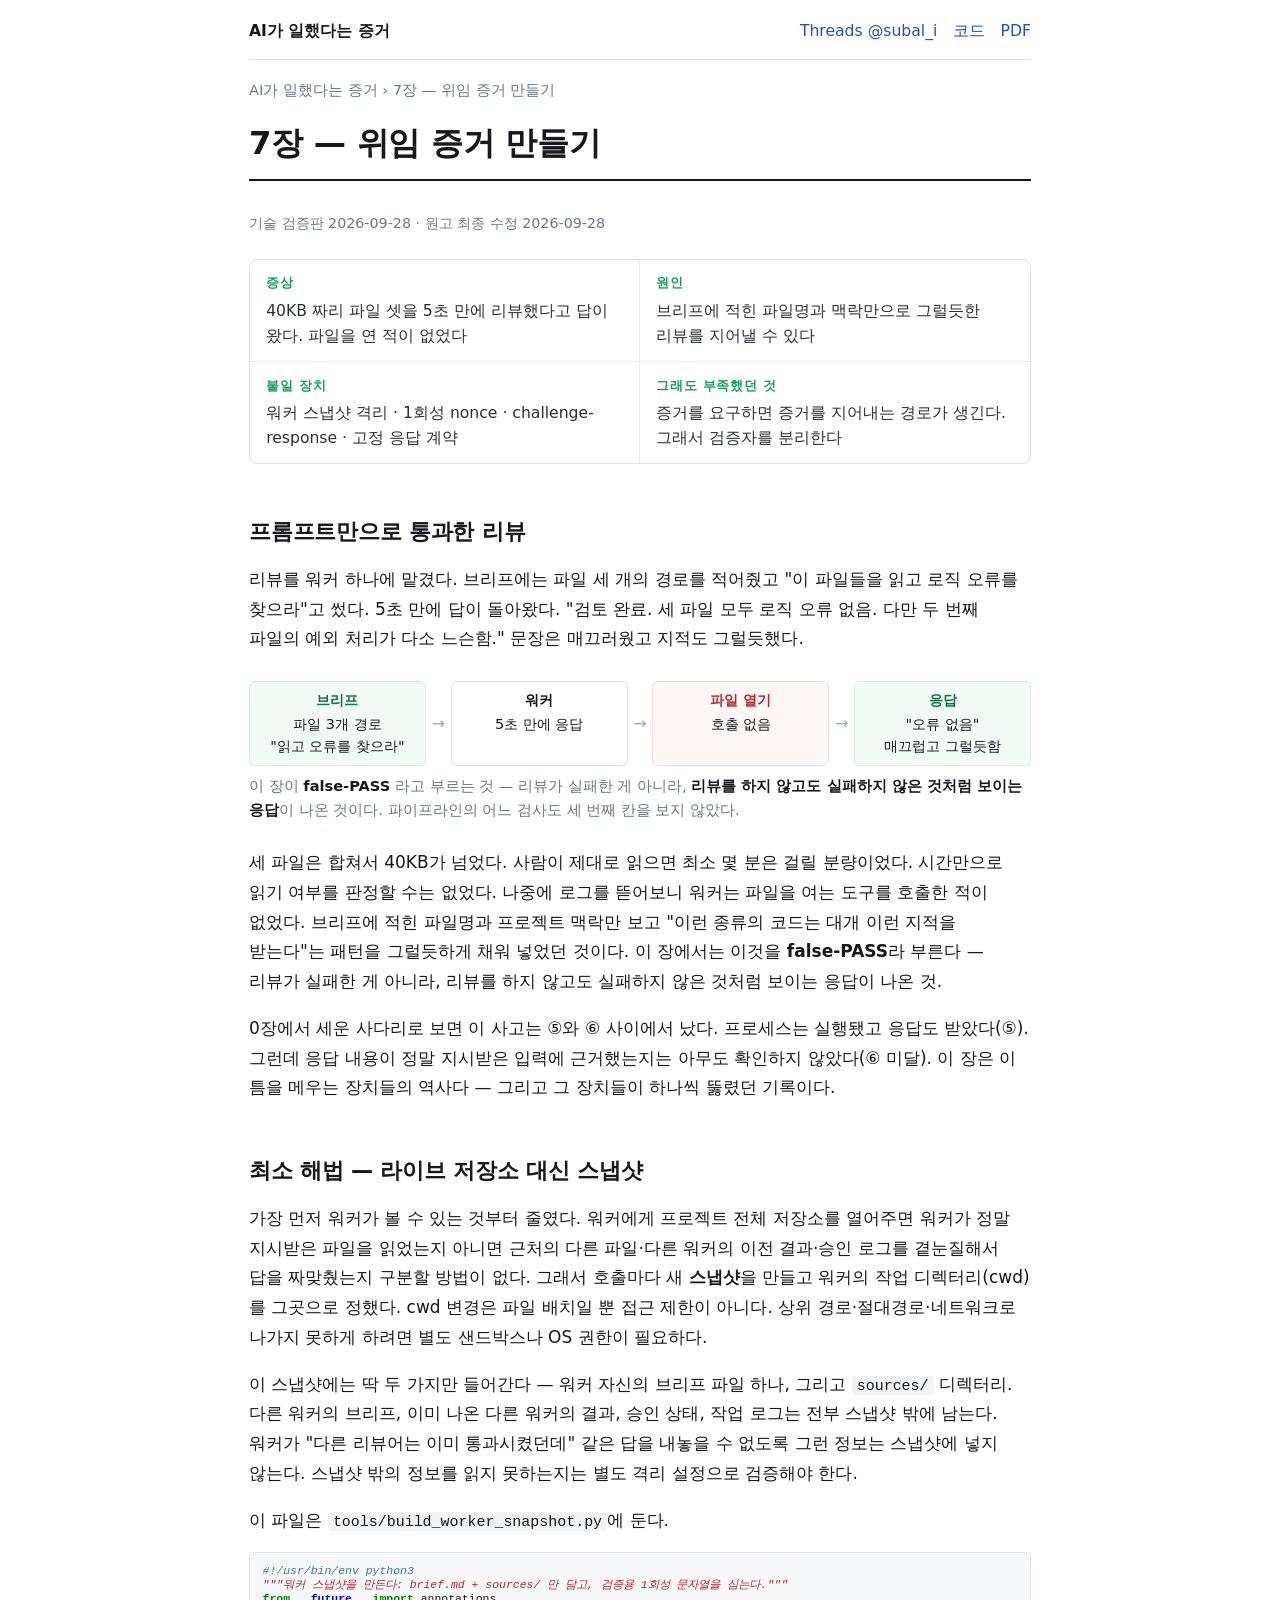
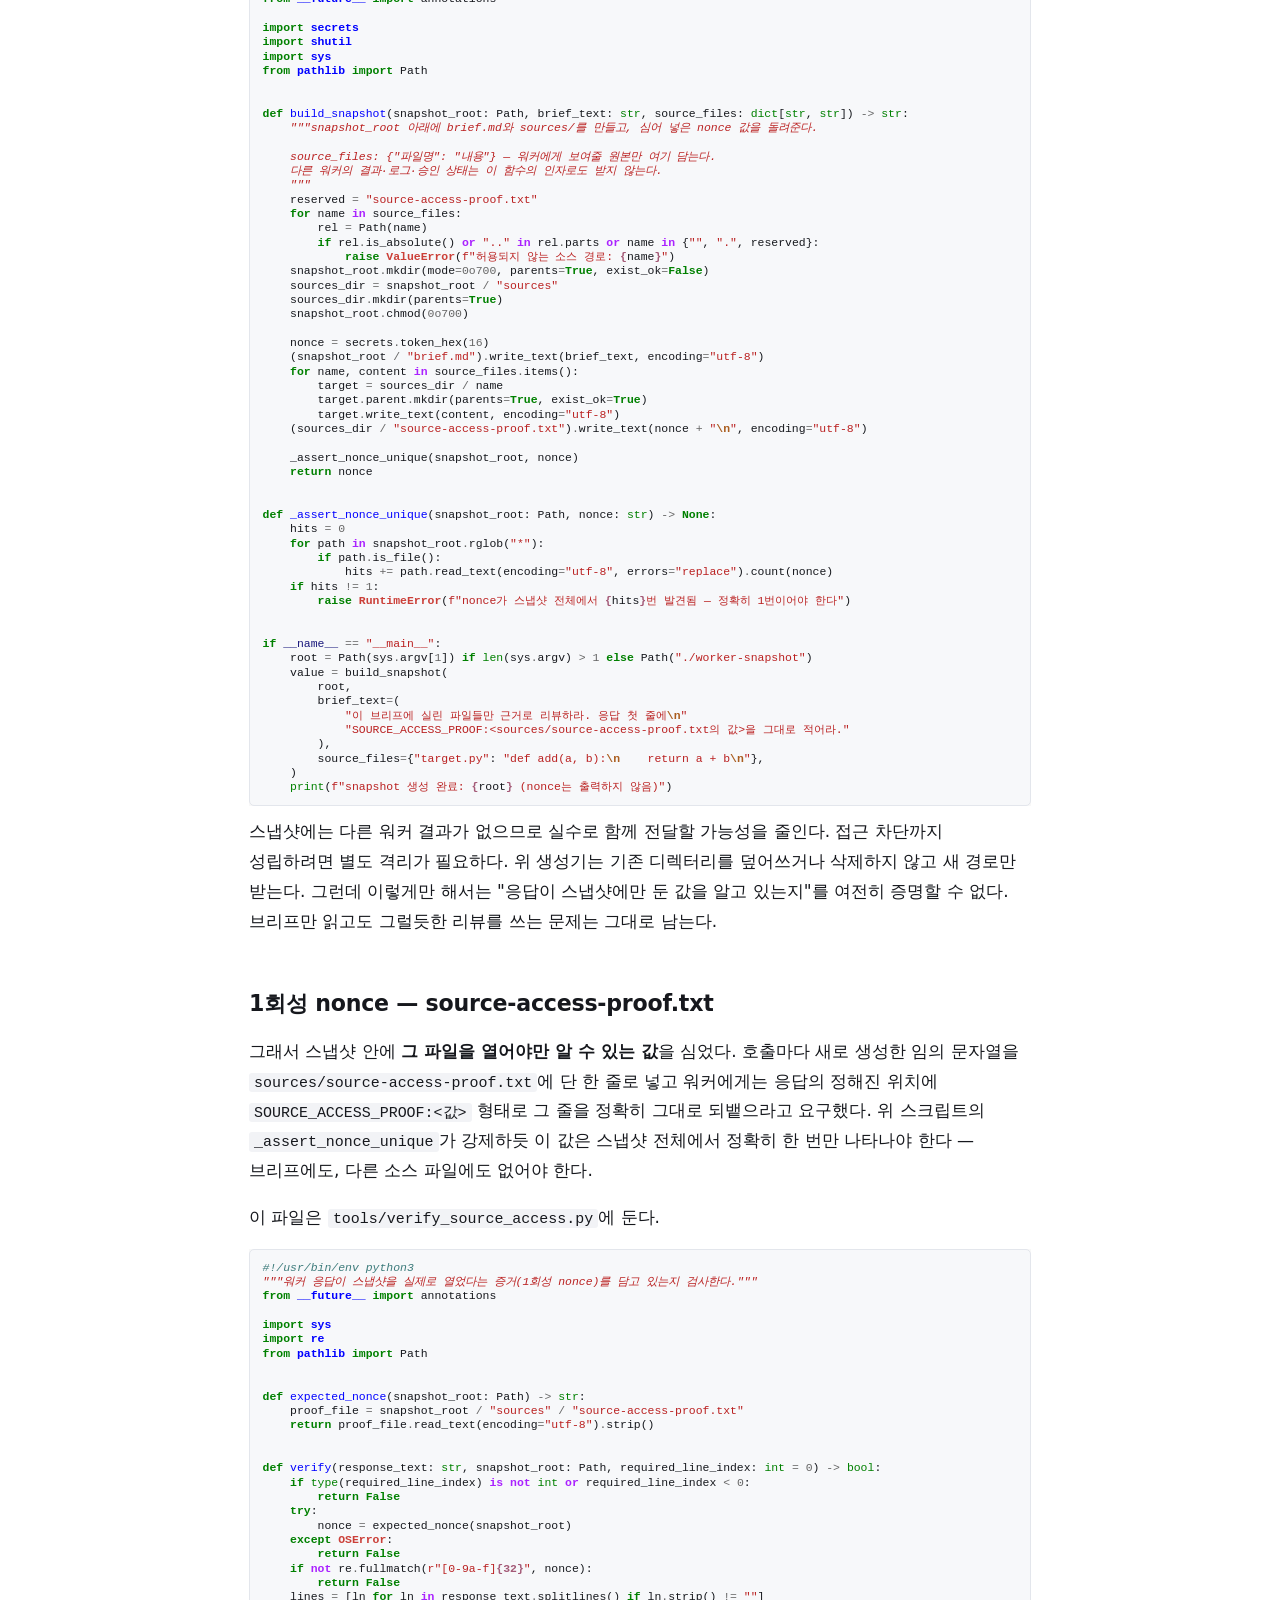
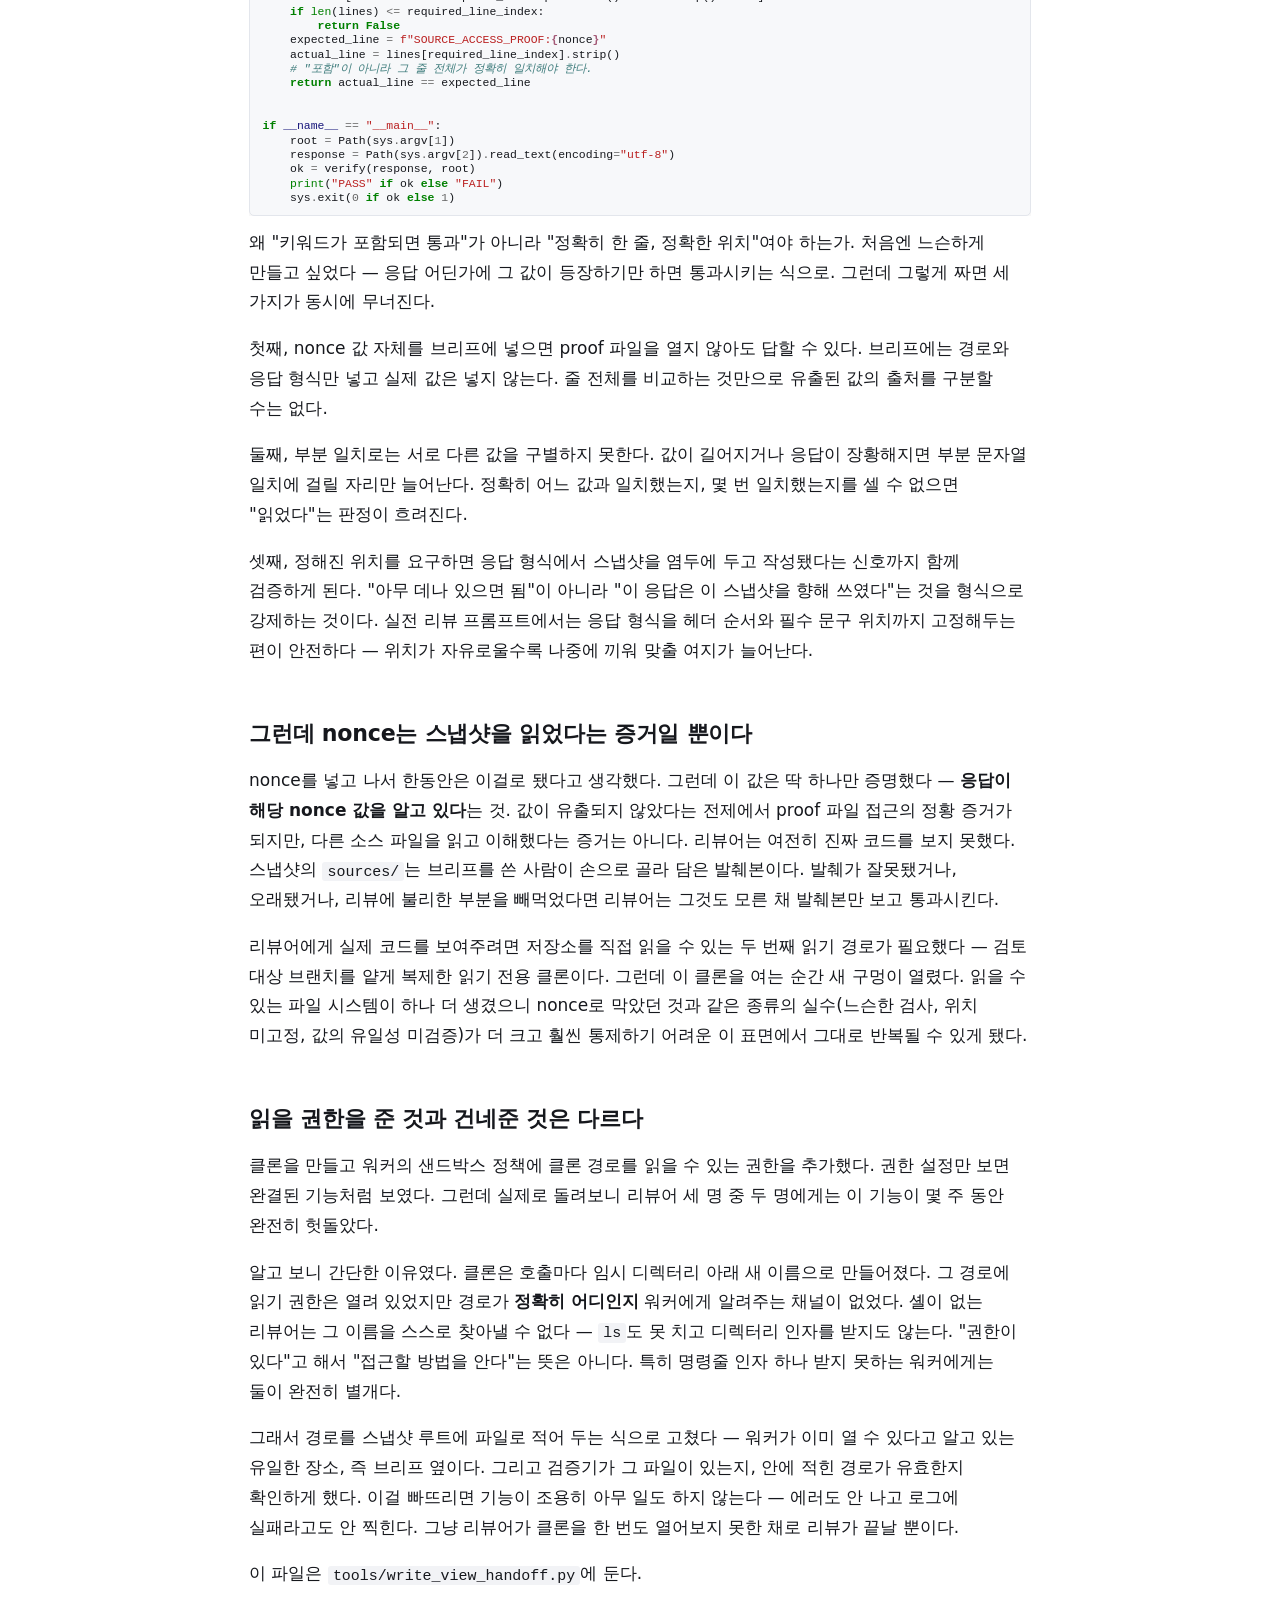
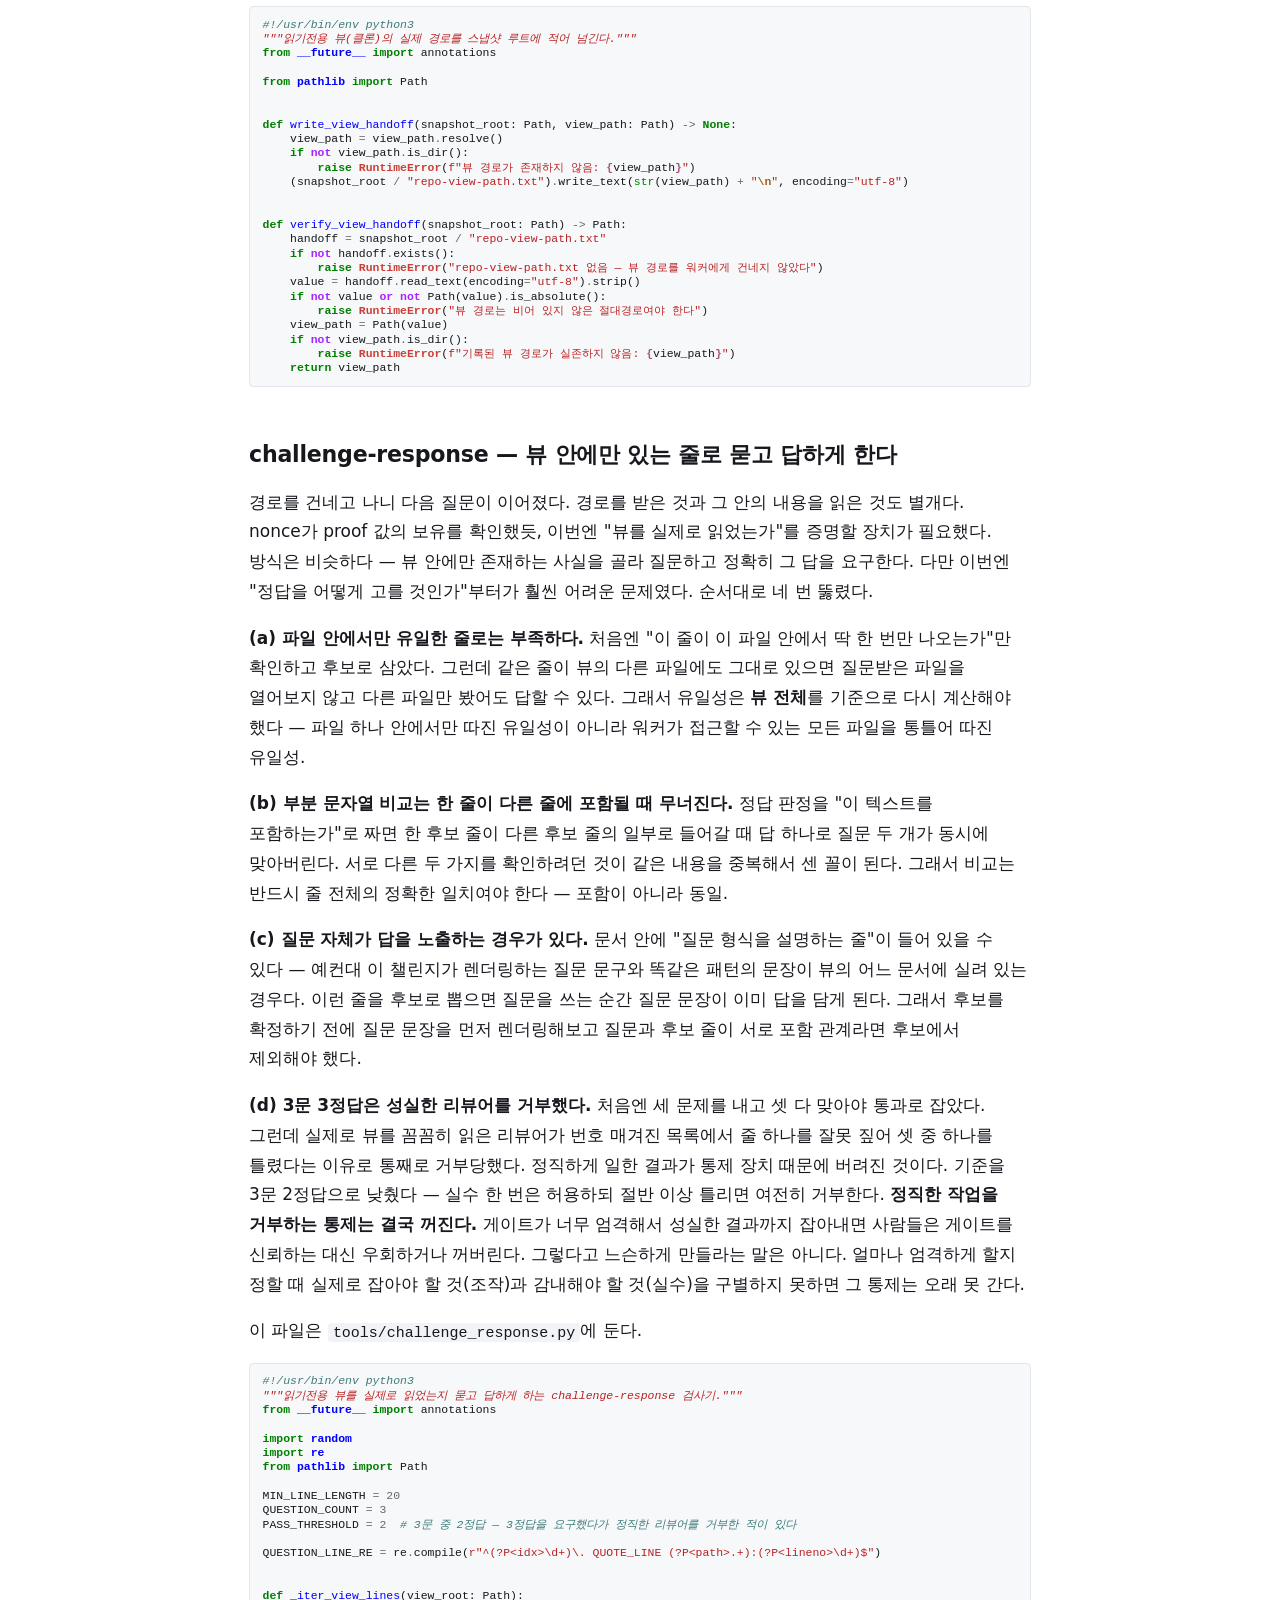
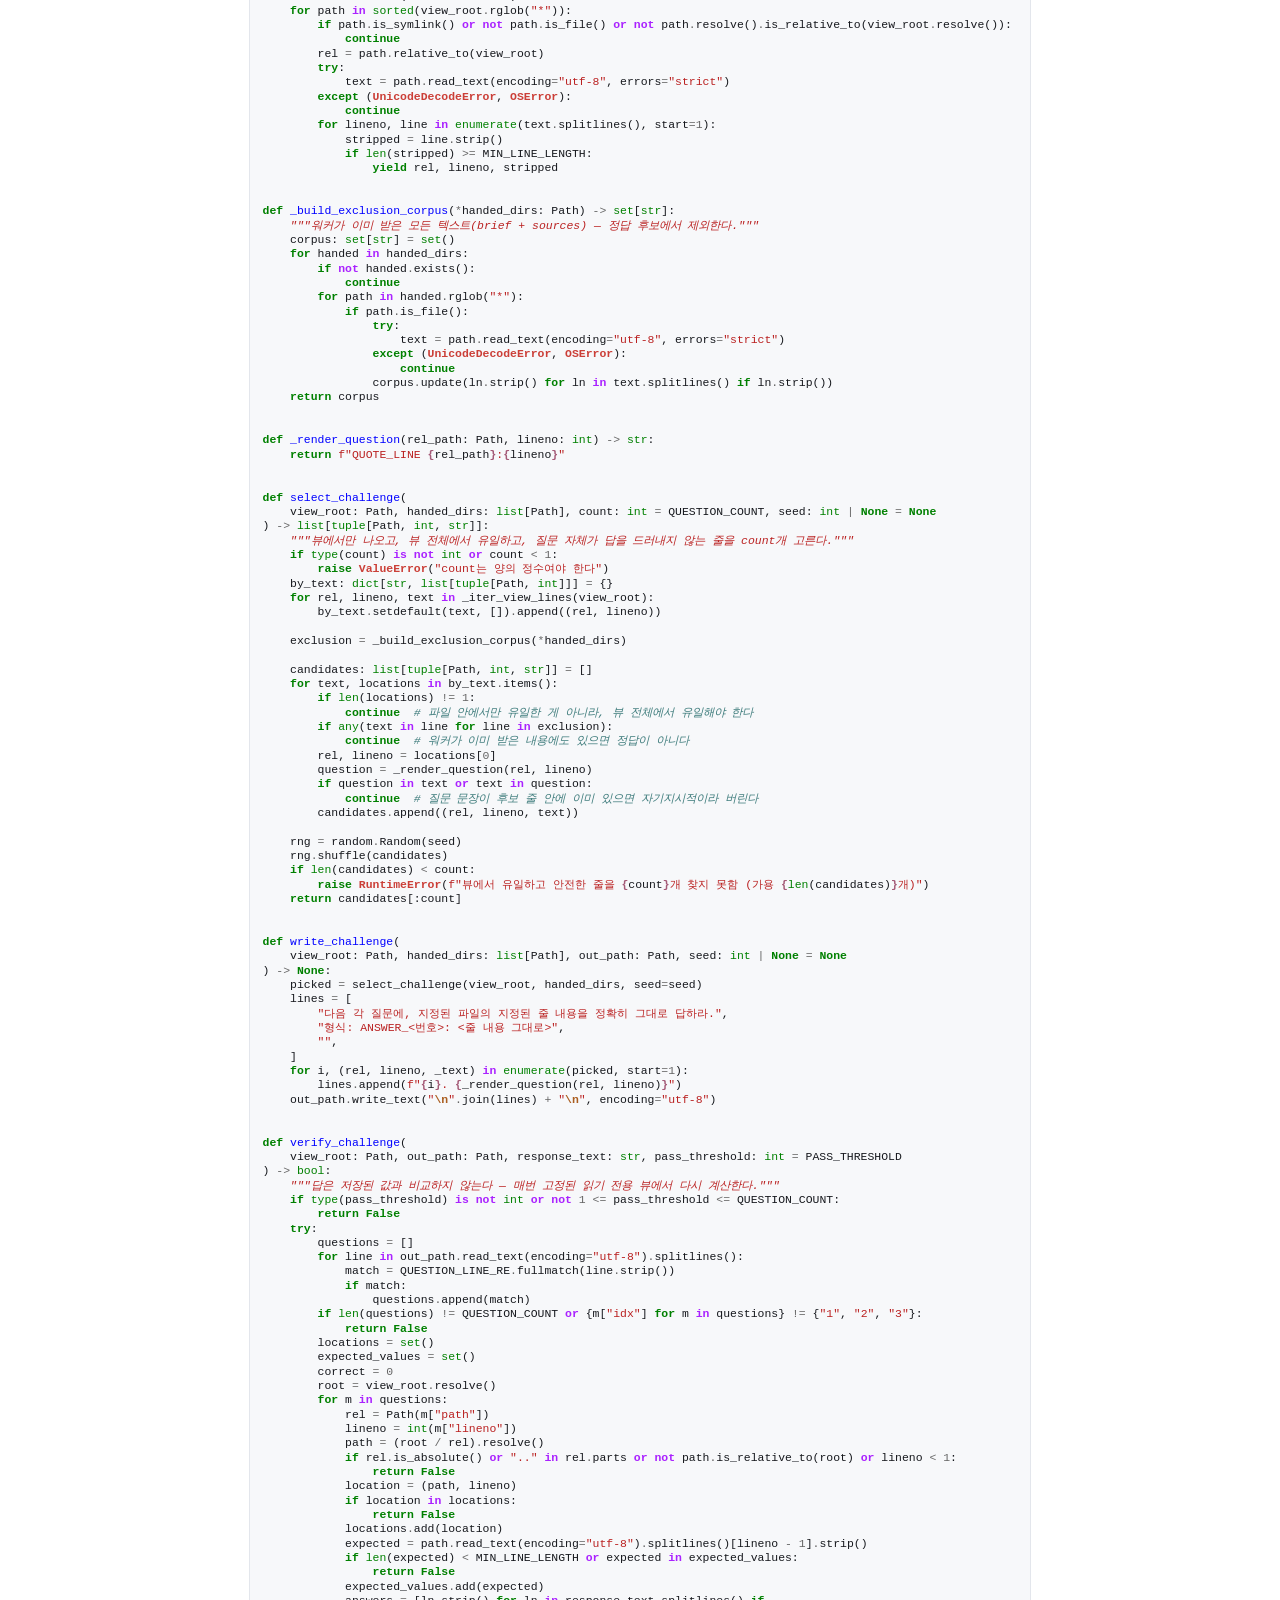
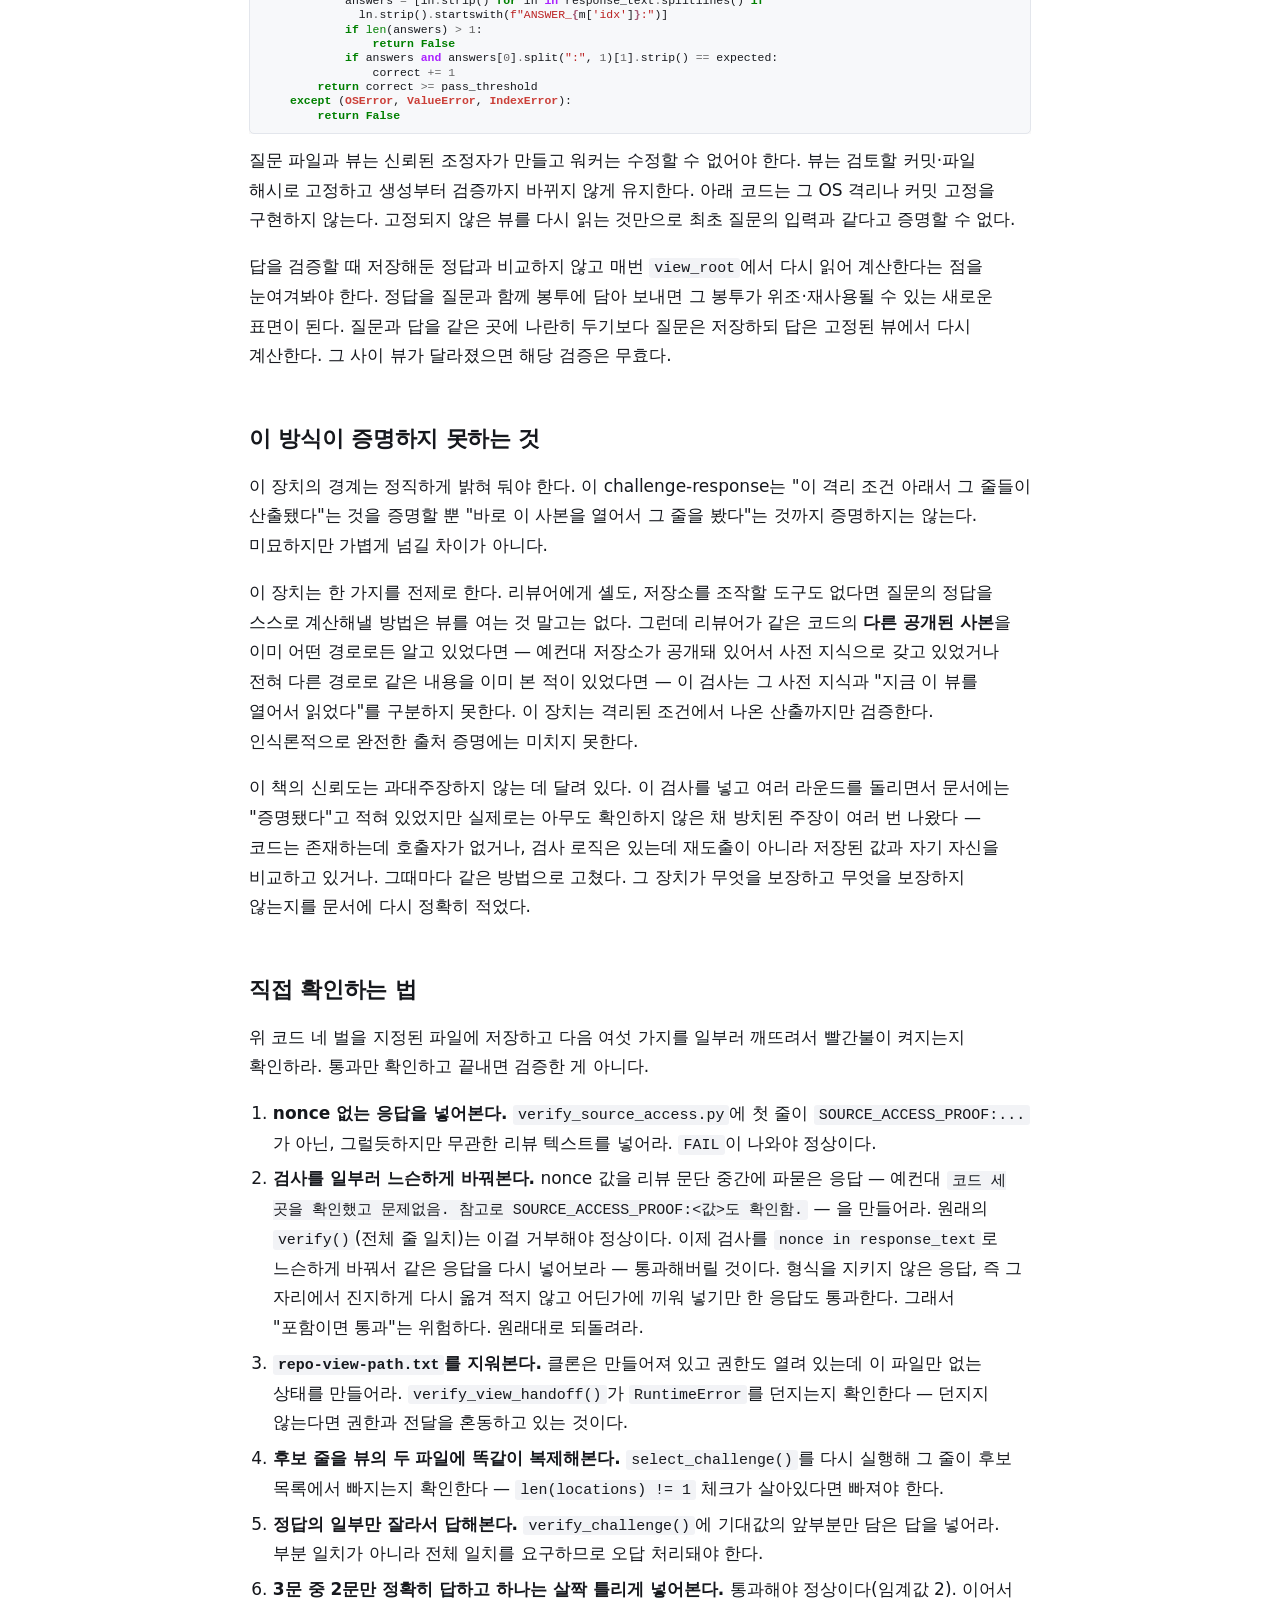
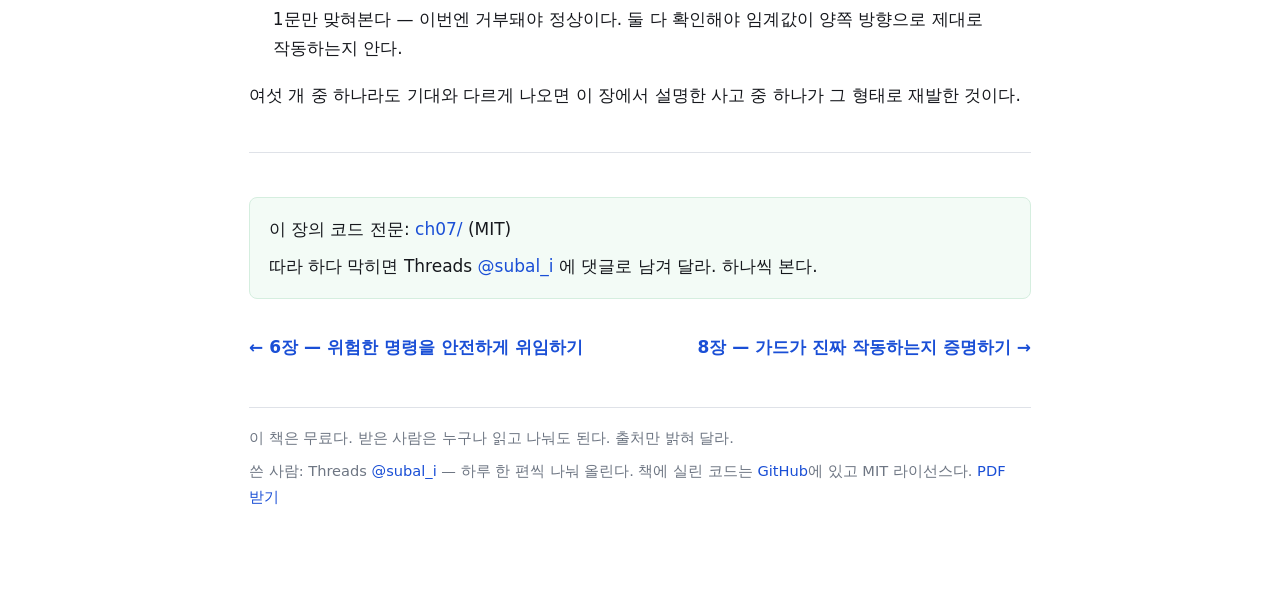
<file: docs/ch07-proving-delegation/index.html>
<!doctype html>
<html lang="ko">
<head>
<meta charset="utf-8">
<meta name="viewport" content="width=device-width, initial-scale=1">
<title>7장 — 위임 증거 만들기 | AI가 일했다는 증거</title>
<meta name="description" content="40KB 짜리 파일 셋을 5초 만에 리뷰했다고 답이 왔다. 파일을 연 적이 없었다. 붙일 장치: 워커 스냅샷 격리 · 1회성 nonce · challenge-response · 고정 응답 계약.">
<link rel="canonical" href="https://gforce10-design.github.io/ai-work-evidence/ch07-proving-delegation/">
<meta property="og:type" content="article">
<meta property="og:site_name" content="AI가 일했다는 증거">
<meta property="og:title" content="7장 — 위임 증거 만들기 | AI가 일했다는 증거">
<meta property="og:description" content="40KB 짜리 파일 셋을 5초 만에 리뷰했다고 답이 왔다. 파일을 연 적이 없었다. 붙일 장치: 워커 스냅샷 격리 · 1회성 nonce · challenge-response · 고정 응답 계약.">
<meta property="og:url" content="https://gforce10-design.github.io/ai-work-evidence/ch07-proving-delegation/">
<meta property="og:image" content="https://gforce10-design.github.io/ai-work-evidence/assets/og.png">
<meta property="og:locale" content="ko_KR">
<meta name="twitter:card" content="summary_large_image">
<link rel="sitemap" type="application/xml" href="https://gforce10-design.github.io/ai-work-evidence/sitemap.xml">
<link rel="stylesheet" href="../assets/style.css">
<script type="application/ld+json">{"@context": "https://schema.org", "@graph": [{"@type": "Article", "@id": "https://gforce10-design.github.io/ai-work-evidence/ch07-proving-delegation/#article", "headline": "7장 — 위임 증거 만들기", "description": "40KB 짜리 파일 셋을 5초 만에 리뷰했다고 답이 왔다. 파일을 연 적이 없었다. 붙일 장치: 워커 스냅샷 격리 · 1회성 nonce · challenge-response · 고정 응답 계약.", "inLanguage": "ko", "mainEntityOfPage": "https://gforce10-design.github.io/ai-work-evidence/ch07-proving-delegation/", "isAccessibleForFree": true, "image": "https://gforce10-design.github.io/ai-work-evidence/assets/og.png", "isPartOf": {"@type": "Book", "@id": "https://gforce10-design.github.io/ai-work-evidence/#book", "name": "AI가 일했다는 증거", "url": "https://gforce10-design.github.io/ai-work-evidence/"}, "author": {"@type": "Person", "@id": "https://gforce10-design.github.io/ai-work-evidence/#author", "name": "subal_i", "url": "https://www.threads.com/@subal_i", "sameAs": ["https://www.threads.com/@subal_i", "https://github.com/Gforce10-design"]}, "datePublished": "2026-09-28", "dateModified": "2026-09-28"}, {"@type": "BreadcrumbList", "itemListElement": [{"@type": "ListItem", "position": 1, "name": "AI가 일했다는 증거", "item": "https://gforce10-design.github.io/ai-work-evidence/"}, {"@type": "ListItem", "position": 2, "name": "7장 — 위임 증거 만들기", "item": "https://gforce10-design.github.io/ai-work-evidence/ch07-proving-delegation/"}]}]}</script>
</head>
<body>
<header class="site"><a class="name" href="../">AI가 일했다는 증거</a><nav><a href="https://www.threads.com/@subal_i">Threads @subal_i</a><a href="https://github.com/Gforce10-design/ai-work-evidence">코드</a><a href="https://github.com/Gforce10-design/ai-work-evidence/releases/latest">PDF</a></nav></header>
<nav class="crumb" aria-label="위치"><a href="../">AI가 일했다는 증거</a> › 7장 — 위임 증거 만들기</nav>
<main>
<article>
<h1 id="7">7장 — 위임 증거 만들기</h1>
<p class="stamp">기술 검증판 2026-09-28 · 원고 최종 수정 2026-09-28</p>
<div class="brief"><div><dt>증상</dt><dd>40KB 짜리 파일 셋을 5초 만에 리뷰했다고 답이 왔다. 파일을 연 적이 없었다</dd></div><div><dt>원인</dt><dd>브리프에 적힌 파일명과 맥락만으로 그럴듯한 리뷰를 지어낼 수 있다</dd></div><div><dt>붙일 장치</dt><dd>워커 스냅샷 격리 · 1회성 nonce · challenge-response · 고정 응답 계약</dd></div><div><dt>그래도 부족했던 것</dt><dd>증거를 요구하면 증거를 지어내는 경로가 생긴다. 그래서 검증자를 분리한다</dd></div></div>

<h2 id="_1">프롬프트만으로 통과한 리뷰</h2>
<p>리뷰를 워커 하나에 맡겼다. 브리프에는 파일 세 개의 경로를 적어줬고 "이 파일들을 읽고 로직 오류를 찾으라"고 썼다. 5초 만에 답이 돌아왔다. "검토 완료. 세 파일 모두 로직 오류 없음. 다만 두 번째 파일의 예외 처리가 다소 느슨함." 문장은 매끄러웠고 지적도 그럴듯했다.</p>
<div class="fig"><div class="flow"><div class="step src"><b>브리프</b>파일 3개 경로<br>"읽고 오류를 찾으라"</div><span class="arr">→</span><div class="step"><b>워커</b>5초 만에 응답</div><span class="arr">→</span><div class="step hit"><b>파일 열기</b>호출 없음</div><span class="arr">→</span><div class="step src"><b>응답</b>"오류 없음"<br>매끄럽고 그럴듯함</div></div><div class="fig-cap">이 장이 <b>false-PASS</b> 라고 부르는 것 — 리뷰가 실패한 게 아니라, <b>리뷰를 하지 않고도 실패하지 않은 것처럼 보이는 응답</b>이 나온 것이다. 파이프라인의 어느 검사도 세 번째 칸을 보지 않았다.</div></div>

<p>세 파일은 합쳐서 40KB가 넘었다. 사람이 제대로 읽으면 최소 몇 분은 걸릴 분량이었다. 시간만으로 읽기 여부를 판정할 수는 없었다. 나중에 로그를 뜯어보니 워커는 파일을 여는 도구를 호출한 적이 없었다. 브리프에 적힌 파일명과 프로젝트 맥락만 보고 "이런 종류의 코드는 대개 이런 지적을 받는다"는 패턴을 그럴듯하게 채워 넣었던 것이다. 이 장에서는 이것을 <strong>false-PASS</strong>라 부른다 — 리뷰가 실패한 게 아니라, 리뷰를 하지 않고도 실패하지 않은 것처럼 보이는 응답이 나온 것.</p>
<p>0장에서 세운 사다리로 보면 이 사고는 ⑤와 ⑥ 사이에서 났다. 프로세스는 실행됐고 응답도 받았다(⑤). 그런데 응답 내용이 정말 지시받은 입력에 근거했는지는 아무도 확인하지 않았다(⑥ 미달). 이 장은 이 틈을 메우는 장치들의 역사다 — 그리고 그 장치들이 하나씩 뚫렸던 기록이다.</p>
<h2 id="_2">최소 해법 — 라이브 저장소 대신 스냅샷</h2>
<p>가장 먼저 워커가 볼 수 있는 것부터 줄였다. 워커에게 프로젝트 전체 저장소를 열어주면 워커가 정말 지시받은 파일을 읽었는지 아니면 근처의 다른 파일·다른 워커의 이전 결과·승인 로그를 곁눈질해서 답을 짜맞췄는지 구분할 방법이 없다. 그래서 호출마다 새 <strong>스냅샷</strong>을 만들고 워커의 작업 디렉터리(cwd)를 그곳으로 정했다. cwd 변경은 파일 배치일 뿐 접근 제한이 아니다. 상위 경로·절대경로·네트워크로 나가지 못하게 하려면 별도 샌드박스나 OS 권한이 필요하다.</p>
<p>이 스냅샷에는 딱 두 가지만 들어간다 — 워커 자신의 브리프 파일 하나, 그리고 <code>sources/</code> 디렉터리. 다른 워커의 브리프, 이미 나온 다른 워커의 결과, 승인 상태, 작업 로그는 전부 스냅샷 밖에 남는다. 워커가 "다른 리뷰어는 이미 통과시켰던데" 같은 답을 내놓을 수 없도록 그런 정보는 스냅샷에 넣지 않는다. 스냅샷 밖의 정보를 읽지 못하는지는 별도 격리 설정으로 검증해야 한다.</p>
<p>이 파일은 <code>tools/build_worker_snapshot.py</code>에 둔다.</p>
<div class="codehilite" style="background: #f8f8f8"><pre style="line-height: 125%;"><span></span><code><span id="ln-1" style="padding-left:2ch;text-indent:-2ch"><span style="color: #3D7B7B; font-style: italic">#!/usr/bin/env python3</span>
</span><span id="ln-2" style="padding-left:2ch;text-indent:-2ch"><span style="color: #BA2121; font-style: italic">&quot;&quot;&quot;워커 스냅샷을 만든다: brief.md + sources/ 만 담고, 검증용 1회성 문자열을 심는다.&quot;&quot;&quot;</span>
</span><span id="ln-3" style="padding-left:2ch;text-indent:-2ch"><span style="color: #008000; font-weight: bold">from</span><span style="color: #BBB"> </span><span style="color: #00F; font-weight: bold">__future__</span><span style="color: #BBB"> </span><span style="color: #008000; font-weight: bold">import</span> annotations
</span><span id="ln-4" style="padding-left:2ch;text-indent:-2ch">
</span><span id="ln-5" style="padding-left:2ch;text-indent:-2ch"><span style="color: #008000; font-weight: bold">import</span><span style="color: #BBB"> </span><span style="color: #00F; font-weight: bold">secrets</span>
</span><span id="ln-6" style="padding-left:2ch;text-indent:-2ch"><span style="color: #008000; font-weight: bold">import</span><span style="color: #BBB"> </span><span style="color: #00F; font-weight: bold">shutil</span>
</span><span id="ln-7" style="padding-left:2ch;text-indent:-2ch"><span style="color: #008000; font-weight: bold">import</span><span style="color: #BBB"> </span><span style="color: #00F; font-weight: bold">sys</span>
</span><span id="ln-8" style="padding-left:2ch;text-indent:-2ch"><span style="color: #008000; font-weight: bold">from</span><span style="color: #BBB"> </span><span style="color: #00F; font-weight: bold">pathlib</span><span style="color: #BBB"> </span><span style="color: #008000; font-weight: bold">import</span> Path
</span><span id="ln-9" style="padding-left:2ch;text-indent:-2ch">
</span><span id="ln-10" style="padding-left:2ch;text-indent:-2ch">
</span><span id="ln-11" style="padding-left:2ch;text-indent:-2ch"><span style="color: #008000; font-weight: bold">def</span><span style="color: #BBB"> </span><span style="color: #00F">build_snapshot</span>(snapshot_root: Path, brief_text: <span style="color: #008000">str</span>, source_files: <span style="color: #008000">dict</span>[<span style="color: #008000">str</span>, <span style="color: #008000">str</span>]) <span style="color: #666">-&gt;</span> <span style="color: #008000">str</span>:
</span><span id="ln-12" style="padding-left:6ch;text-indent:-6ch"><span style="color: #BBB">    </span><span style="color: #BA2121; font-style: italic">&quot;&quot;&quot;snapshot_root 아래에 brief.md와 sources/를 만들고, 심어 넣은 nonce 값을 돌려준다.</span>
</span><span id="ln-13" style="padding-left:2ch;text-indent:-2ch">
</span><span id="ln-14" style="padding-left:6ch;text-indent:-6ch"><span style="color: #BA2121; font-style: italic">    source_files: {&quot;파일명&quot;: &quot;내용&quot;} — 워커에게 보여줄 원본만 여기 담는다.</span>
</span><span id="ln-15" style="padding-left:6ch;text-indent:-6ch"><span style="color: #BA2121; font-style: italic">    다른 워커의 결과·로그·승인 상태는 이 함수의 인자로도 받지 않는다.</span>
</span><span id="ln-16" style="padding-left:6ch;text-indent:-6ch"><span style="color: #BA2121; font-style: italic">    &quot;&quot;&quot;</span>
</span><span id="ln-17" style="padding-left:6ch;text-indent:-6ch">    reserved <span style="color: #666">=</span> <span style="color: #BA2121">&quot;source-access-proof.txt&quot;</span>
</span><span id="ln-18" style="padding-left:6ch;text-indent:-6ch">    <span style="color: #008000; font-weight: bold">for</span> name <span style="color: #A2F; font-weight: bold">in</span> source_files:
</span><span id="ln-19" style="padding-left:10ch;text-indent:-10ch">        rel <span style="color: #666">=</span> Path(name)
</span><span id="ln-20" style="padding-left:10ch;text-indent:-10ch">        <span style="color: #008000; font-weight: bold">if</span> rel<span style="color: #666">.</span>is_absolute() <span style="color: #A2F; font-weight: bold">or</span> <span style="color: #BA2121">&quot;..&quot;</span> <span style="color: #A2F; font-weight: bold">in</span> rel<span style="color: #666">.</span>parts <span style="color: #A2F; font-weight: bold">or</span> name <span style="color: #A2F; font-weight: bold">in</span> {<span style="color: #BA2121">&quot;&quot;</span>, <span style="color: #BA2121">&quot;.&quot;</span>, reserved}:
</span><span id="ln-21" style="padding-left:14ch;text-indent:-14ch">            <span style="color: #008000; font-weight: bold">raise</span> <span style="color: #CB3F38; font-weight: bold">ValueError</span>(<span style="color: #BA2121">f&quot;허용되지 않는 소스 경로: </span><span style="color: #A45A77; font-weight: bold">{</span>name<span style="color: #A45A77; font-weight: bold">}</span><span style="color: #BA2121">&quot;</span>)
</span><span id="ln-22" style="padding-left:6ch;text-indent:-6ch">    snapshot_root<span style="color: #666">.</span>mkdir(mode<span style="color: #666">=0o700</span>, parents<span style="color: #666">=</span><span style="color: #008000; font-weight: bold">True</span>, exist_ok<span style="color: #666">=</span><span style="color: #008000; font-weight: bold">False</span>)
</span><span id="ln-23" style="padding-left:6ch;text-indent:-6ch">    sources_dir <span style="color: #666">=</span> snapshot_root <span style="color: #666">/</span> <span style="color: #BA2121">&quot;sources&quot;</span>
</span><span id="ln-24" style="padding-left:6ch;text-indent:-6ch">    sources_dir<span style="color: #666">.</span>mkdir(parents<span style="color: #666">=</span><span style="color: #008000; font-weight: bold">True</span>)
</span><span id="ln-25" style="padding-left:6ch;text-indent:-6ch">    snapshot_root<span style="color: #666">.</span>chmod(<span style="color: #666">0o700</span>)
</span><span id="ln-26" style="padding-left:2ch;text-indent:-2ch">
</span><span id="ln-27" style="padding-left:6ch;text-indent:-6ch">    nonce <span style="color: #666">=</span> secrets<span style="color: #666">.</span>token_hex(<span style="color: #666">16</span>)
</span><span id="ln-28" style="padding-left:6ch;text-indent:-6ch">    (snapshot_root <span style="color: #666">/</span> <span style="color: #BA2121">&quot;brief.md&quot;</span>)<span style="color: #666">.</span>write_text(brief_text, encoding<span style="color: #666">=</span><span style="color: #BA2121">&quot;utf-8&quot;</span>)
</span><span id="ln-29" style="padding-left:6ch;text-indent:-6ch">    <span style="color: #008000; font-weight: bold">for</span> name, content <span style="color: #A2F; font-weight: bold">in</span> source_files<span style="color: #666">.</span>items():
</span><span id="ln-30" style="padding-left:10ch;text-indent:-10ch">        target <span style="color: #666">=</span> sources_dir <span style="color: #666">/</span> name
</span><span id="ln-31" style="padding-left:10ch;text-indent:-10ch">        target<span style="color: #666">.</span>parent<span style="color: #666">.</span>mkdir(parents<span style="color: #666">=</span><span style="color: #008000; font-weight: bold">True</span>, exist_ok<span style="color: #666">=</span><span style="color: #008000; font-weight: bold">True</span>)
</span><span id="ln-32" style="padding-left:10ch;text-indent:-10ch">        target<span style="color: #666">.</span>write_text(content, encoding<span style="color: #666">=</span><span style="color: #BA2121">&quot;utf-8&quot;</span>)
</span><span id="ln-33" style="padding-left:6ch;text-indent:-6ch">    (sources_dir <span style="color: #666">/</span> <span style="color: #BA2121">&quot;source-access-proof.txt&quot;</span>)<span style="color: #666">.</span>write_text(nonce <span style="color: #666">+</span> <span style="color: #BA2121">&quot;</span><span style="color: #AA5D1F; font-weight: bold">\n</span><span style="color: #BA2121">&quot;</span>, encoding<span style="color: #666">=</span><span style="color: #BA2121">&quot;utf-8&quot;</span>)
</span><span id="ln-34" style="padding-left:2ch;text-indent:-2ch">
</span><span id="ln-35" style="padding-left:6ch;text-indent:-6ch">    _assert_nonce_unique(snapshot_root, nonce)
</span><span id="ln-36" style="padding-left:6ch;text-indent:-6ch">    <span style="color: #008000; font-weight: bold">return</span> nonce
</span><span id="ln-37" style="padding-left:2ch;text-indent:-2ch">
</span><span id="ln-38" style="padding-left:2ch;text-indent:-2ch">
</span><span id="ln-39" style="padding-left:2ch;text-indent:-2ch"><span style="color: #008000; font-weight: bold">def</span><span style="color: #BBB"> </span><span style="color: #00F">_assert_nonce_unique</span>(snapshot_root: Path, nonce: <span style="color: #008000">str</span>) <span style="color: #666">-&gt;</span> <span style="color: #008000; font-weight: bold">None</span>:
</span><span id="ln-40" style="padding-left:6ch;text-indent:-6ch">    hits <span style="color: #666">=</span> <span style="color: #666">0</span>
</span><span id="ln-41" style="padding-left:6ch;text-indent:-6ch">    <span style="color: #008000; font-weight: bold">for</span> path <span style="color: #A2F; font-weight: bold">in</span> snapshot_root<span style="color: #666">.</span>rglob(<span style="color: #BA2121">&quot;*&quot;</span>):
</span><span id="ln-42" style="padding-left:10ch;text-indent:-10ch">        <span style="color: #008000; font-weight: bold">if</span> path<span style="color: #666">.</span>is_file():
</span><span id="ln-43" style="padding-left:14ch;text-indent:-14ch">            hits <span style="color: #666">+=</span> path<span style="color: #666">.</span>read_text(encoding<span style="color: #666">=</span><span style="color: #BA2121">&quot;utf-8&quot;</span>, errors<span style="color: #666">=</span><span style="color: #BA2121">&quot;replace&quot;</span>)<span style="color: #666">.</span>count(nonce)
</span><span id="ln-44" style="padding-left:6ch;text-indent:-6ch">    <span style="color: #008000; font-weight: bold">if</span> hits <span style="color: #666">!=</span> <span style="color: #666">1</span>:
</span><span id="ln-45" style="padding-left:10ch;text-indent:-10ch">        <span style="color: #008000; font-weight: bold">raise</span> <span style="color: #CB3F38; font-weight: bold">RuntimeError</span>(<span style="color: #BA2121">f&quot;nonce가 스냅샷 전체에서 </span><span style="color: #A45A77; font-weight: bold">{</span>hits<span style="color: #A45A77; font-weight: bold">}</span><span style="color: #BA2121">번 발견됨 — 정확히 1번이어야 한다&quot;</span>)
</span><span id="ln-46" style="padding-left:2ch;text-indent:-2ch">
</span><span id="ln-47" style="padding-left:2ch;text-indent:-2ch">
</span><span id="ln-48" style="padding-left:2ch;text-indent:-2ch"><span style="color: #008000; font-weight: bold">if</span> <span style="color: #19177C">__name__</span> <span style="color: #666">==</span> <span style="color: #BA2121">&quot;__main__&quot;</span>:
</span><span id="ln-49" style="padding-left:6ch;text-indent:-6ch">    root <span style="color: #666">=</span> Path(sys<span style="color: #666">.</span>argv[<span style="color: #666">1</span>]) <span style="color: #008000; font-weight: bold">if</span> <span style="color: #008000">len</span>(sys<span style="color: #666">.</span>argv) <span style="color: #666">&gt;</span> <span style="color: #666">1</span> <span style="color: #008000; font-weight: bold">else</span> Path(<span style="color: #BA2121">&quot;./worker-snapshot&quot;</span>)
</span><span id="ln-50" style="padding-left:6ch;text-indent:-6ch">    value <span style="color: #666">=</span> build_snapshot(
</span><span id="ln-51" style="padding-left:10ch;text-indent:-10ch">        root,
</span><span id="ln-52" style="padding-left:10ch;text-indent:-10ch">        brief_text<span style="color: #666">=</span>(
</span><span id="ln-53" style="padding-left:14ch;text-indent:-14ch">            <span style="color: #BA2121">&quot;이 브리프에 실린 파일들만 근거로 리뷰하라. 응답 첫 줄에</span><span style="color: #AA5D1F; font-weight: bold">\n</span><span style="color: #BA2121">&quot;</span>
</span><span id="ln-54" style="padding-left:14ch;text-indent:-14ch">            <span style="color: #BA2121">&quot;SOURCE_ACCESS_PROOF:&lt;sources/source-access-proof.txt의 값&gt;을 그대로 적어라.&quot;</span>
</span><span id="ln-55" style="padding-left:10ch;text-indent:-10ch">        ),
</span><span id="ln-56" style="padding-left:10ch;text-indent:-10ch">        source_files<span style="color: #666">=</span>{<span style="color: #BA2121">&quot;target.py&quot;</span>: <span style="color: #BA2121">&quot;def add(a, b):</span><span style="color: #AA5D1F; font-weight: bold">\n</span><span style="color: #BA2121">    return a + b</span><span style="color: #AA5D1F; font-weight: bold">\n</span><span style="color: #BA2121">&quot;</span>},
</span><span id="ln-57" style="padding-left:6ch;text-indent:-6ch">    )
</span><span id="ln-58" style="padding-left:6ch;text-indent:-6ch">    <span style="color: #008000">print</span>(<span style="color: #BA2121">f&quot;snapshot 생성 완료: </span><span style="color: #A45A77; font-weight: bold">{</span>root<span style="color: #A45A77; font-weight: bold">}</span><span style="color: #BA2121"> (nonce는 출력하지 않음)&quot;</span>)
</span></code></pre></div>

<p>스냅샷에는 다른 워커 결과가 없으므로 실수로 함께 전달할 가능성을 줄인다. 접근 차단까지 성립하려면 별도 격리가 필요하다. 위 생성기는 기존 디렉터리를 덮어쓰거나 삭제하지 않고 새 경로만 받는다. 그런데 이렇게만 해서는 "응답이 스냅샷에만 둔 값을 알고 있는지"를 여전히 증명할 수 없다. 브리프만 읽고도 그럴듯한 리뷰를 쓰는 문제는 그대로 남는다.</p>
<h2 id="1-nonce-source-access-prooftxt">1회성 nonce — source-access-proof.txt</h2>
<p>그래서 스냅샷 안에 <strong>그 파일을 열어야만 알 수 있는 값</strong>을 심었다. 호출마다 새로 생성한 임의 문자열을 <code>sources/source-access-proof.txt</code>에 단 한 줄로 넣고 워커에게는 응답의 정해진 위치에 <code>SOURCE_ACCESS_PROOF:&lt;값&gt;</code> 형태로 그 줄을 정확히 그대로 되뱉으라고 요구했다. 위 스크립트의 <code>_assert_nonce_unique</code>가 강제하듯 이 값은 스냅샷 전체에서 정확히 한 번만 나타나야 한다 — 브리프에도, 다른 소스 파일에도 없어야 한다.</p>
<p>이 파일은 <code>tools/verify_source_access.py</code>에 둔다.</p>
<div class="codehilite" style="background: #f8f8f8"><pre style="line-height: 125%;"><span></span><code><span id="ln-1" style="padding-left:2ch;text-indent:-2ch"><span style="color: #3D7B7B; font-style: italic">#!/usr/bin/env python3</span>
</span><span id="ln-2" style="padding-left:2ch;text-indent:-2ch"><span style="color: #BA2121; font-style: italic">&quot;&quot;&quot;워커 응답이 스냅샷을 실제로 열었다는 증거(1회성 nonce)를 담고 있는지 검사한다.&quot;&quot;&quot;</span>
</span><span id="ln-3" style="padding-left:2ch;text-indent:-2ch"><span style="color: #008000; font-weight: bold">from</span><span style="color: #BBB"> </span><span style="color: #00F; font-weight: bold">__future__</span><span style="color: #BBB"> </span><span style="color: #008000; font-weight: bold">import</span> annotations
</span><span id="ln-4" style="padding-left:2ch;text-indent:-2ch">
</span><span id="ln-5" style="padding-left:2ch;text-indent:-2ch"><span style="color: #008000; font-weight: bold">import</span><span style="color: #BBB"> </span><span style="color: #00F; font-weight: bold">sys</span>
</span><span id="ln-6" style="padding-left:2ch;text-indent:-2ch"><span style="color: #008000; font-weight: bold">import</span><span style="color: #BBB"> </span><span style="color: #00F; font-weight: bold">re</span>
</span><span id="ln-7" style="padding-left:2ch;text-indent:-2ch"><span style="color: #008000; font-weight: bold">from</span><span style="color: #BBB"> </span><span style="color: #00F; font-weight: bold">pathlib</span><span style="color: #BBB"> </span><span style="color: #008000; font-weight: bold">import</span> Path
</span><span id="ln-8" style="padding-left:2ch;text-indent:-2ch">
</span><span id="ln-9" style="padding-left:2ch;text-indent:-2ch">
</span><span id="ln-10" style="padding-left:2ch;text-indent:-2ch"><span style="color: #008000; font-weight: bold">def</span><span style="color: #BBB"> </span><span style="color: #00F">expected_nonce</span>(snapshot_root: Path) <span style="color: #666">-&gt;</span> <span style="color: #008000">str</span>:
</span><span id="ln-11" style="padding-left:6ch;text-indent:-6ch">    proof_file <span style="color: #666">=</span> snapshot_root <span style="color: #666">/</span> <span style="color: #BA2121">&quot;sources&quot;</span> <span style="color: #666">/</span> <span style="color: #BA2121">&quot;source-access-proof.txt&quot;</span>
</span><span id="ln-12" style="padding-left:6ch;text-indent:-6ch">    <span style="color: #008000; font-weight: bold">return</span> proof_file<span style="color: #666">.</span>read_text(encoding<span style="color: #666">=</span><span style="color: #BA2121">&quot;utf-8&quot;</span>)<span style="color: #666">.</span>strip()
</span><span id="ln-13" style="padding-left:2ch;text-indent:-2ch">
</span><span id="ln-14" style="padding-left:2ch;text-indent:-2ch">
</span><span id="ln-15" style="padding-left:2ch;text-indent:-2ch"><span style="color: #008000; font-weight: bold">def</span><span style="color: #BBB"> </span><span style="color: #00F">verify</span>(response_text: <span style="color: #008000">str</span>, snapshot_root: Path, required_line_index: <span style="color: #008000">int</span> <span style="color: #666">=</span> <span style="color: #666">0</span>) <span style="color: #666">-&gt;</span> <span style="color: #008000">bool</span>:
</span><span id="ln-16" style="padding-left:6ch;text-indent:-6ch">    <span style="color: #008000; font-weight: bold">if</span> <span style="color: #008000">type</span>(required_line_index) <span style="color: #A2F; font-weight: bold">is</span> <span style="color: #A2F; font-weight: bold">not</span> <span style="color: #008000">int</span> <span style="color: #A2F; font-weight: bold">or</span> required_line_index <span style="color: #666">&lt;</span> <span style="color: #666">0</span>:
</span><span id="ln-17" style="padding-left:10ch;text-indent:-10ch">        <span style="color: #008000; font-weight: bold">return</span> <span style="color: #008000; font-weight: bold">False</span>
</span><span id="ln-18" style="padding-left:6ch;text-indent:-6ch">    <span style="color: #008000; font-weight: bold">try</span>:
</span><span id="ln-19" style="padding-left:10ch;text-indent:-10ch">        nonce <span style="color: #666">=</span> expected_nonce(snapshot_root)
</span><span id="ln-20" style="padding-left:6ch;text-indent:-6ch">    <span style="color: #008000; font-weight: bold">except</span> <span style="color: #CB3F38; font-weight: bold">OSError</span>:
</span><span id="ln-21" style="padding-left:10ch;text-indent:-10ch">        <span style="color: #008000; font-weight: bold">return</span> <span style="color: #008000; font-weight: bold">False</span>
</span><span id="ln-22" style="padding-left:6ch;text-indent:-6ch">    <span style="color: #008000; font-weight: bold">if</span> <span style="color: #A2F; font-weight: bold">not</span> re<span style="color: #666">.</span>fullmatch(<span style="color: #BA2121">r&quot;[0-9a-f]</span><span style="color: #A45A77; font-weight: bold">{32}</span><span style="color: #BA2121">&quot;</span>, nonce):
</span><span id="ln-23" style="padding-left:10ch;text-indent:-10ch">        <span style="color: #008000; font-weight: bold">return</span> <span style="color: #008000; font-weight: bold">False</span>
</span><span id="ln-24" style="padding-left:6ch;text-indent:-6ch">    lines <span style="color: #666">=</span> [ln <span style="color: #008000; font-weight: bold">for</span> ln <span style="color: #A2F; font-weight: bold">in</span> response_text<span style="color: #666">.</span>splitlines() <span style="color: #008000; font-weight: bold">if</span> ln<span style="color: #666">.</span>strip() <span style="color: #666">!=</span> <span style="color: #BA2121">&quot;&quot;</span>]
</span><span id="ln-25" style="padding-left:6ch;text-indent:-6ch">    <span style="color: #008000; font-weight: bold">if</span> <span style="color: #008000">len</span>(lines) <span style="color: #666">&lt;=</span> required_line_index:
</span><span id="ln-26" style="padding-left:10ch;text-indent:-10ch">        <span style="color: #008000; font-weight: bold">return</span> <span style="color: #008000; font-weight: bold">False</span>
</span><span id="ln-27" style="padding-left:6ch;text-indent:-6ch">    expected_line <span style="color: #666">=</span> <span style="color: #BA2121">f&quot;SOURCE_ACCESS_PROOF:</span><span style="color: #A45A77; font-weight: bold">{</span>nonce<span style="color: #A45A77; font-weight: bold">}</span><span style="color: #BA2121">&quot;</span>
</span><span id="ln-28" style="padding-left:6ch;text-indent:-6ch">    actual_line <span style="color: #666">=</span> lines[required_line_index]<span style="color: #666">.</span>strip()
</span><span id="ln-29" style="padding-left:6ch;text-indent:-6ch">    <span style="color: #3D7B7B; font-style: italic"># &quot;포함&quot;이 아니라 그 줄 전체가 정확히 일치해야 한다.</span>
</span><span id="ln-30" style="padding-left:6ch;text-indent:-6ch">    <span style="color: #008000; font-weight: bold">return</span> actual_line <span style="color: #666">==</span> expected_line
</span><span id="ln-31" style="padding-left:2ch;text-indent:-2ch">
</span><span id="ln-32" style="padding-left:2ch;text-indent:-2ch">
</span><span id="ln-33" style="padding-left:2ch;text-indent:-2ch"><span style="color: #008000; font-weight: bold">if</span> <span style="color: #19177C">__name__</span> <span style="color: #666">==</span> <span style="color: #BA2121">&quot;__main__&quot;</span>:
</span><span id="ln-34" style="padding-left:6ch;text-indent:-6ch">    root <span style="color: #666">=</span> Path(sys<span style="color: #666">.</span>argv[<span style="color: #666">1</span>])
</span><span id="ln-35" style="padding-left:6ch;text-indent:-6ch">    response <span style="color: #666">=</span> Path(sys<span style="color: #666">.</span>argv[<span style="color: #666">2</span>])<span style="color: #666">.</span>read_text(encoding<span style="color: #666">=</span><span style="color: #BA2121">&quot;utf-8&quot;</span>)
</span><span id="ln-36" style="padding-left:6ch;text-indent:-6ch">    ok <span style="color: #666">=</span> verify(response, root)
</span><span id="ln-37" style="padding-left:6ch;text-indent:-6ch">    <span style="color: #008000">print</span>(<span style="color: #BA2121">&quot;PASS&quot;</span> <span style="color: #008000; font-weight: bold">if</span> ok <span style="color: #008000; font-weight: bold">else</span> <span style="color: #BA2121">&quot;FAIL&quot;</span>)
</span><span id="ln-38" style="padding-left:6ch;text-indent:-6ch">    sys<span style="color: #666">.</span>exit(<span style="color: #666">0</span> <span style="color: #008000; font-weight: bold">if</span> ok <span style="color: #008000; font-weight: bold">else</span> <span style="color: #666">1</span>)
</span></code></pre></div>

<p>왜 "키워드가 포함되면 통과"가 아니라 "정확히 한 줄, 정확한 위치"여야 하는가. 처음엔 느슨하게 만들고 싶었다 — 응답 어딘가에 그 값이 등장하기만 하면 통과시키는 식으로. 그런데 그렇게 짜면 세 가지가 동시에 무너진다.</p>
<p>첫째, nonce 값 자체를 브리프에 넣으면 proof 파일을 열지 않아도 답할 수 있다. 브리프에는 경로와 응답 형식만 넣고 실제 값은 넣지 않는다. 줄 전체를 비교하는 것만으로 유출된 값의 출처를 구분할 수는 없다.</p>
<p>둘째, 부분 일치로는 서로 다른 값을 구별하지 못한다. 값이 길어지거나 응답이 장황해지면 부분 문자열 일치에 걸릴 자리만 늘어난다. 정확히 어느 값과 일치했는지, 몇 번 일치했는지를 셀 수 없으면 "읽었다"는 판정이 흐려진다.</p>
<p>셋째, 정해진 위치를 요구하면 응답 형식에서 스냅샷을 염두에 두고 작성됐다는 신호까지 함께 검증하게 된다. "아무 데나 있으면 됨"이 아니라 "이 응답은 이 스냅샷을 향해 쓰였다"는 것을 형식으로 강제하는 것이다. 실전 리뷰 프롬프트에서는 응답 형식을 헤더 순서와 필수 문구 위치까지 고정해두는 편이 안전하다 — 위치가 자유로울수록 나중에 끼워 맞출 여지가 늘어난다.</p>
<h2 id="nonce">그런데 nonce는 스냅샷을 읽었다는 증거일 뿐이다</h2>
<p>nonce를 넣고 나서 한동안은 이걸로 됐다고 생각했다. 그런데 이 값은 딱 하나만 증명했다 — <strong>응답이 해당 nonce 값을 알고 있다</strong>는 것. 값이 유출되지 않았다는 전제에서 proof 파일 접근의 정황 증거가 되지만, 다른 소스 파일을 읽고 이해했다는 증거는 아니다. 리뷰어는 여전히 진짜 코드를 보지 못했다. 스냅샷의 <code>sources/</code>는 브리프를 쓴 사람이 손으로 골라 담은 발췌본이다. 발췌가 잘못됐거나, 오래됐거나, 리뷰에 불리한 부분을 빼먹었다면 리뷰어는 그것도 모른 채 발췌본만 보고 통과시킨다.</p>
<p>리뷰어에게 실제 코드를 보여주려면 저장소를 직접 읽을 수 있는 두 번째 읽기 경로가 필요했다 — 검토 대상 브랜치를 얕게 복제한 읽기 전용 클론이다. 그런데 이 클론을 여는 순간 새 구멍이 열렸다. 읽을 수 있는 파일 시스템이 하나 더 생겼으니 nonce로 막았던 것과 같은 종류의 실수(느슨한 검사, 위치 미고정, 값의 유일성 미검증)가 더 크고 훨씬 통제하기 어려운 이 표면에서 그대로 반복될 수 있게 됐다.</p>
<h2 id="_3">읽을 권한을 준 것과 건네준 것은 다르다</h2>
<p>클론을 만들고 워커의 샌드박스 정책에 클론 경로를 읽을 수 있는 권한을 추가했다. 권한 설정만 보면 완결된 기능처럼 보였다. 그런데 실제로 돌려보니 리뷰어 세 명 중 두 명에게는 이 기능이 몇 주 동안 완전히 헛돌았다.</p>
<p>알고 보니 간단한 이유였다. 클론은 호출마다 임시 디렉터리 아래 새 이름으로 만들어졌다. 그 경로에 읽기 권한은 열려 있었지만 경로가 <strong>정확히 어디인지</strong> 워커에게 알려주는 채널이 없었다. 셸이 없는 리뷰어는 그 이름을 스스로 찾아낼 수 없다 — <code>ls</code>도 못 치고 디렉터리 인자를 받지도 않는다. "권한이 있다"고 해서 "접근할 방법을 안다"는 뜻은 아니다. 특히 명령줄 인자 하나 받지 못하는 워커에게는 둘이 완전히 별개다.</p>
<p>그래서 경로를 스냅샷 루트에 파일로 적어 두는 식으로 고쳤다 — 워커가 이미 열 수 있다고 알고 있는 유일한 장소, 즉 브리프 옆이다. 그리고 검증기가 그 파일이 있는지, 안에 적힌 경로가 유효한지 확인하게 했다. 이걸 빠뜨리면 기능이 조용히 아무 일도 하지 않는다 — 에러도 안 나고 로그에 실패라고도 안 찍힌다. 그냥 리뷰어가 클론을 한 번도 열어보지 못한 채로 리뷰가 끝날 뿐이다.</p>
<p>이 파일은 <code>tools/write_view_handoff.py</code>에 둔다.</p>
<div class="codehilite" style="background: #f8f8f8"><pre style="line-height: 125%;"><span></span><code><span id="ln-1" style="padding-left:2ch;text-indent:-2ch"><span style="color: #3D7B7B; font-style: italic">#!/usr/bin/env python3</span>
</span><span id="ln-2" style="padding-left:2ch;text-indent:-2ch"><span style="color: #BA2121; font-style: italic">&quot;&quot;&quot;읽기전용 뷰(클론)의 실제 경로를 스냅샷 루트에 적어 넘긴다.&quot;&quot;&quot;</span>
</span><span id="ln-3" style="padding-left:2ch;text-indent:-2ch"><span style="color: #008000; font-weight: bold">from</span><span style="color: #BBB"> </span><span style="color: #00F; font-weight: bold">__future__</span><span style="color: #BBB"> </span><span style="color: #008000; font-weight: bold">import</span> annotations
</span><span id="ln-4" style="padding-left:2ch;text-indent:-2ch">
</span><span id="ln-5" style="padding-left:2ch;text-indent:-2ch"><span style="color: #008000; font-weight: bold">from</span><span style="color: #BBB"> </span><span style="color: #00F; font-weight: bold">pathlib</span><span style="color: #BBB"> </span><span style="color: #008000; font-weight: bold">import</span> Path
</span><span id="ln-6" style="padding-left:2ch;text-indent:-2ch">
</span><span id="ln-7" style="padding-left:2ch;text-indent:-2ch">
</span><span id="ln-8" style="padding-left:2ch;text-indent:-2ch"><span style="color: #008000; font-weight: bold">def</span><span style="color: #BBB"> </span><span style="color: #00F">write_view_handoff</span>(snapshot_root: Path, view_path: Path) <span style="color: #666">-&gt;</span> <span style="color: #008000; font-weight: bold">None</span>:
</span><span id="ln-9" style="padding-left:6ch;text-indent:-6ch">    view_path <span style="color: #666">=</span> view_path<span style="color: #666">.</span>resolve()
</span><span id="ln-10" style="padding-left:6ch;text-indent:-6ch">    <span style="color: #008000; font-weight: bold">if</span> <span style="color: #A2F; font-weight: bold">not</span> view_path<span style="color: #666">.</span>is_dir():
</span><span id="ln-11" style="padding-left:10ch;text-indent:-10ch">        <span style="color: #008000; font-weight: bold">raise</span> <span style="color: #CB3F38; font-weight: bold">RuntimeError</span>(<span style="color: #BA2121">f&quot;뷰 경로가 존재하지 않음: </span><span style="color: #A45A77; font-weight: bold">{</span>view_path<span style="color: #A45A77; font-weight: bold">}</span><span style="color: #BA2121">&quot;</span>)
</span><span id="ln-12" style="padding-left:6ch;text-indent:-6ch">    (snapshot_root <span style="color: #666">/</span> <span style="color: #BA2121">&quot;repo-view-path.txt&quot;</span>)<span style="color: #666">.</span>write_text(<span style="color: #008000">str</span>(view_path) <span style="color: #666">+</span> <span style="color: #BA2121">&quot;</span><span style="color: #AA5D1F; font-weight: bold">\n</span><span style="color: #BA2121">&quot;</span>, encoding<span style="color: #666">=</span><span style="color: #BA2121">&quot;utf-8&quot;</span>)
</span><span id="ln-13" style="padding-left:2ch;text-indent:-2ch">
</span><span id="ln-14" style="padding-left:2ch;text-indent:-2ch">
</span><span id="ln-15" style="padding-left:2ch;text-indent:-2ch"><span style="color: #008000; font-weight: bold">def</span><span style="color: #BBB"> </span><span style="color: #00F">verify_view_handoff</span>(snapshot_root: Path) <span style="color: #666">-&gt;</span> Path:
</span><span id="ln-16" style="padding-left:6ch;text-indent:-6ch">    handoff <span style="color: #666">=</span> snapshot_root <span style="color: #666">/</span> <span style="color: #BA2121">&quot;repo-view-path.txt&quot;</span>
</span><span id="ln-17" style="padding-left:6ch;text-indent:-6ch">    <span style="color: #008000; font-weight: bold">if</span> <span style="color: #A2F; font-weight: bold">not</span> handoff<span style="color: #666">.</span>exists():
</span><span id="ln-18" style="padding-left:10ch;text-indent:-10ch">        <span style="color: #008000; font-weight: bold">raise</span> <span style="color: #CB3F38; font-weight: bold">RuntimeError</span>(<span style="color: #BA2121">&quot;repo-view-path.txt 없음 — 뷰 경로를 워커에게 건네지 않았다&quot;</span>)
</span><span id="ln-19" style="padding-left:6ch;text-indent:-6ch">    value <span style="color: #666">=</span> handoff<span style="color: #666">.</span>read_text(encoding<span style="color: #666">=</span><span style="color: #BA2121">&quot;utf-8&quot;</span>)<span style="color: #666">.</span>strip()
</span><span id="ln-20" style="padding-left:6ch;text-indent:-6ch">    <span style="color: #008000; font-weight: bold">if</span> <span style="color: #A2F; font-weight: bold">not</span> value <span style="color: #A2F; font-weight: bold">or</span> <span style="color: #A2F; font-weight: bold">not</span> Path(value)<span style="color: #666">.</span>is_absolute():
</span><span id="ln-21" style="padding-left:10ch;text-indent:-10ch">        <span style="color: #008000; font-weight: bold">raise</span> <span style="color: #CB3F38; font-weight: bold">RuntimeError</span>(<span style="color: #BA2121">&quot;뷰 경로는 비어 있지 않은 절대경로여야 한다&quot;</span>)
</span><span id="ln-22" style="padding-left:6ch;text-indent:-6ch">    view_path <span style="color: #666">=</span> Path(value)
</span><span id="ln-23" style="padding-left:6ch;text-indent:-6ch">    <span style="color: #008000; font-weight: bold">if</span> <span style="color: #A2F; font-weight: bold">not</span> view_path<span style="color: #666">.</span>is_dir():
</span><span id="ln-24" style="padding-left:10ch;text-indent:-10ch">        <span style="color: #008000; font-weight: bold">raise</span> <span style="color: #CB3F38; font-weight: bold">RuntimeError</span>(<span style="color: #BA2121">f&quot;기록된 뷰 경로가 실존하지 않음: </span><span style="color: #A45A77; font-weight: bold">{</span>view_path<span style="color: #A45A77; font-weight: bold">}</span><span style="color: #BA2121">&quot;</span>)
</span><span id="ln-25" style="padding-left:6ch;text-indent:-6ch">    <span style="color: #008000; font-weight: bold">return</span> view_path
</span></code></pre></div>

<h2 id="challenge-response">challenge-response — 뷰 안에만 있는 줄로 묻고 답하게 한다</h2>
<p>경로를 건네고 나니 다음 질문이 이어졌다. 경로를 받은 것과 그 안의 내용을 읽은 것도 별개다. nonce가 proof 값의 보유를 확인했듯, 이번엔 "뷰를 실제로 읽었는가"를 증명할 장치가 필요했다. 방식은 비슷하다 — 뷰 안에만 존재하는 사실을 골라 질문하고 정확히 그 답을 요구한다. 다만 이번엔 "정답을 어떻게 고를 것인가"부터가 훨씬 어려운 문제였다. 순서대로 네 번 뚫렸다.</p>
<p><strong>(a) 파일 안에서만 유일한 줄로는 부족하다.</strong> 처음엔 "이 줄이 이 파일 안에서 딱 한 번만 나오는가"만 확인하고 후보로 삼았다. 그런데 같은 줄이 뷰의 다른 파일에도 그대로 있으면 질문받은 파일을 열어보지 않고 다른 파일만 봤어도 답할 수 있다. 그래서 유일성은 <strong>뷰 전체</strong>를 기준으로 다시 계산해야 했다 — 파일 하나 안에서만 따진 유일성이 아니라 워커가 접근할 수 있는 모든 파일을 통틀어 따진 유일성.</p>
<p><strong>(b) 부분 문자열 비교는 한 줄이 다른 줄에 포함될 때 무너진다.</strong> 정답 판정을 "이 텍스트를 포함하는가"로 짜면 한 후보 줄이 다른 후보 줄의 일부로 들어갈 때 답 하나로 질문 두 개가 동시에 맞아버린다. 서로 다른 두 가지를 확인하려던 것이 같은 내용을 중복해서 센 꼴이 된다. 그래서 비교는 반드시 줄 전체의 정확한 일치여야 한다 — 포함이 아니라 동일.</p>
<p><strong>(c) 질문 자체가 답을 노출하는 경우가 있다.</strong> 문서 안에 "질문 형식을 설명하는 줄"이 들어 있을 수 있다 — 예컨대 이 챌린지가 렌더링하는 질문 문구와 똑같은 패턴의 문장이 뷰의 어느 문서에 실려 있는 경우다. 이런 줄을 후보로 뽑으면 질문을 쓰는 순간 질문 문장이 이미 답을 담게 된다. 그래서 후보를 확정하기 전에 질문 문장을 먼저 렌더링해보고 질문과 후보 줄이 서로 포함 관계라면 후보에서 제외해야 했다.</p>
<p><strong>(d) 3문 3정답은 성실한 리뷰어를 거부했다.</strong> 처음엔 세 문제를 내고 셋 다 맞아야 통과로 잡았다. 그런데 실제로 뷰를 꼼꼼히 읽은 리뷰어가 번호 매겨진 목록에서 줄 하나를 잘못 짚어 셋 중 하나를 틀렸다는 이유로 통째로 거부당했다. 정직하게 일한 결과가 통제 장치 때문에 버려진 것이다. 기준을 3문 2정답으로 낮췄다 — 실수 한 번은 허용하되 절반 이상 틀리면 여전히 거부한다. <strong>정직한 작업을 거부하는 통제는 결국 꺼진다.</strong> 게이트가 너무 엄격해서 성실한 결과까지 잡아내면 사람들은 게이트를 신뢰하는 대신 우회하거나 꺼버린다. 그렇다고 느슨하게 만들라는 말은 아니다. 얼마나 엄격하게 할지 정할 때 실제로 잡아야 할 것(조작)과 감내해야 할 것(실수)을 구별하지 못하면 그 통제는 오래 못 간다.</p>
<p>이 파일은 <code>tools/challenge_response.py</code>에 둔다.</p>
<div class="codehilite" style="background: #f8f8f8"><pre style="line-height: 125%;"><span></span><code><span id="ln-1" style="padding-left:2ch;text-indent:-2ch"><span style="color: #3D7B7B; font-style: italic">#!/usr/bin/env python3</span>
</span><span id="ln-2" style="padding-left:2ch;text-indent:-2ch"><span style="color: #BA2121; font-style: italic">&quot;&quot;&quot;읽기전용 뷰를 실제로 읽었는지 묻고 답하게 하는 challenge-response 검사기.&quot;&quot;&quot;</span>
</span><span id="ln-3" style="padding-left:2ch;text-indent:-2ch"><span style="color: #008000; font-weight: bold">from</span><span style="color: #BBB"> </span><span style="color: #00F; font-weight: bold">__future__</span><span style="color: #BBB"> </span><span style="color: #008000; font-weight: bold">import</span> annotations
</span><span id="ln-4" style="padding-left:2ch;text-indent:-2ch">
</span><span id="ln-5" style="padding-left:2ch;text-indent:-2ch"><span style="color: #008000; font-weight: bold">import</span><span style="color: #BBB"> </span><span style="color: #00F; font-weight: bold">random</span>
</span><span id="ln-6" style="padding-left:2ch;text-indent:-2ch"><span style="color: #008000; font-weight: bold">import</span><span style="color: #BBB"> </span><span style="color: #00F; font-weight: bold">re</span>
</span><span id="ln-7" style="padding-left:2ch;text-indent:-2ch"><span style="color: #008000; font-weight: bold">from</span><span style="color: #BBB"> </span><span style="color: #00F; font-weight: bold">pathlib</span><span style="color: #BBB"> </span><span style="color: #008000; font-weight: bold">import</span> Path
</span><span id="ln-8" style="padding-left:2ch;text-indent:-2ch">
</span><span id="ln-9" style="padding-left:2ch;text-indent:-2ch">MIN_LINE_LENGTH <span style="color: #666">=</span> <span style="color: #666">20</span>
</span><span id="ln-10" style="padding-left:2ch;text-indent:-2ch">QUESTION_COUNT <span style="color: #666">=</span> <span style="color: #666">3</span>
</span><span id="ln-11" style="padding-left:2ch;text-indent:-2ch">PASS_THRESHOLD <span style="color: #666">=</span> <span style="color: #666">2</span>  <span style="color: #3D7B7B; font-style: italic"># 3문 중 2정답 — 3정답을 요구했다가 정직한 리뷰어를 거부한 적이 있다</span>
</span><span id="ln-12" style="padding-left:2ch;text-indent:-2ch">
</span><span id="ln-13" style="padding-left:2ch;text-indent:-2ch">QUESTION_LINE_RE <span style="color: #666">=</span> re<span style="color: #666">.</span>compile(<span style="color: #BA2121">r&quot;^(?P&lt;idx&gt;\d+)\. QUOTE_LINE (?P&lt;path&gt;.+):(?P&lt;lineno&gt;\d+)$&quot;</span>)
</span><span id="ln-14" style="padding-left:2ch;text-indent:-2ch">
</span><span id="ln-15" style="padding-left:2ch;text-indent:-2ch">
</span><span id="ln-16" style="padding-left:2ch;text-indent:-2ch"><span style="color: #008000; font-weight: bold">def</span><span style="color: #BBB"> </span><span style="color: #00F">_iter_view_lines</span>(view_root: Path):
</span><span id="ln-17" style="padding-left:6ch;text-indent:-6ch">    <span style="color: #008000; font-weight: bold">for</span> path <span style="color: #A2F; font-weight: bold">in</span> <span style="color: #008000">sorted</span>(view_root<span style="color: #666">.</span>rglob(<span style="color: #BA2121">&quot;*&quot;</span>)):
</span><span id="ln-18" style="padding-left:10ch;text-indent:-10ch">        <span style="color: #008000; font-weight: bold">if</span> path<span style="color: #666">.</span>is_symlink() <span style="color: #A2F; font-weight: bold">or</span> <span style="color: #A2F; font-weight: bold">not</span> path<span style="color: #666">.</span>is_file() <span style="color: #A2F; font-weight: bold">or</span> <span style="color: #A2F; font-weight: bold">not</span> path<span style="color: #666">.</span>resolve()<span style="color: #666">.</span>is_relative_to(view_root<span style="color: #666">.</span>resolve()):
</span><span id="ln-19" style="padding-left:14ch;text-indent:-14ch">            <span style="color: #008000; font-weight: bold">continue</span>
</span><span id="ln-20" style="padding-left:10ch;text-indent:-10ch">        rel <span style="color: #666">=</span> path<span style="color: #666">.</span>relative_to(view_root)
</span><span id="ln-21" style="padding-left:10ch;text-indent:-10ch">        <span style="color: #008000; font-weight: bold">try</span>:
</span><span id="ln-22" style="padding-left:14ch;text-indent:-14ch">            text <span style="color: #666">=</span> path<span style="color: #666">.</span>read_text(encoding<span style="color: #666">=</span><span style="color: #BA2121">&quot;utf-8&quot;</span>, errors<span style="color: #666">=</span><span style="color: #BA2121">&quot;strict&quot;</span>)
</span><span id="ln-23" style="padding-left:10ch;text-indent:-10ch">        <span style="color: #008000; font-weight: bold">except</span> (<span style="color: #CB3F38; font-weight: bold">UnicodeDecodeError</span>, <span style="color: #CB3F38; font-weight: bold">OSError</span>):
</span><span id="ln-24" style="padding-left:14ch;text-indent:-14ch">            <span style="color: #008000; font-weight: bold">continue</span>
</span><span id="ln-25" style="padding-left:10ch;text-indent:-10ch">        <span style="color: #008000; font-weight: bold">for</span> lineno, line <span style="color: #A2F; font-weight: bold">in</span> <span style="color: #008000">enumerate</span>(text<span style="color: #666">.</span>splitlines(), start<span style="color: #666">=1</span>):
</span><span id="ln-26" style="padding-left:14ch;text-indent:-14ch">            stripped <span style="color: #666">=</span> line<span style="color: #666">.</span>strip()
</span><span id="ln-27" style="padding-left:14ch;text-indent:-14ch">            <span style="color: #008000; font-weight: bold">if</span> <span style="color: #008000">len</span>(stripped) <span style="color: #666">&gt;=</span> MIN_LINE_LENGTH:
</span><span id="ln-28" style="padding-left:18ch;text-indent:-18ch">                <span style="color: #008000; font-weight: bold">yield</span> rel, lineno, stripped
</span><span id="ln-29" style="padding-left:2ch;text-indent:-2ch">
</span><span id="ln-30" style="padding-left:2ch;text-indent:-2ch">
</span><span id="ln-31" style="padding-left:2ch;text-indent:-2ch"><span style="color: #008000; font-weight: bold">def</span><span style="color: #BBB"> </span><span style="color: #00F">_build_exclusion_corpus</span>(<span style="color: #666">*</span>handed_dirs: Path) <span style="color: #666">-&gt;</span> <span style="color: #008000">set</span>[<span style="color: #008000">str</span>]:
</span><span id="ln-32" style="padding-left:6ch;text-indent:-6ch"><span style="color: #BBB">    </span><span style="color: #BA2121; font-style: italic">&quot;&quot;&quot;워커가 이미 받은 모든 텍스트(brief + sources) — 정답 후보에서 제외한다.&quot;&quot;&quot;</span>
</span><span id="ln-33" style="padding-left:6ch;text-indent:-6ch">    corpus: <span style="color: #008000">set</span>[<span style="color: #008000">str</span>] <span style="color: #666">=</span> <span style="color: #008000">set</span>()
</span><span id="ln-34" style="padding-left:6ch;text-indent:-6ch">    <span style="color: #008000; font-weight: bold">for</span> handed <span style="color: #A2F; font-weight: bold">in</span> handed_dirs:
</span><span id="ln-35" style="padding-left:10ch;text-indent:-10ch">        <span style="color: #008000; font-weight: bold">if</span> <span style="color: #A2F; font-weight: bold">not</span> handed<span style="color: #666">.</span>exists():
</span><span id="ln-36" style="padding-left:14ch;text-indent:-14ch">            <span style="color: #008000; font-weight: bold">continue</span>
</span><span id="ln-37" style="padding-left:10ch;text-indent:-10ch">        <span style="color: #008000; font-weight: bold">for</span> path <span style="color: #A2F; font-weight: bold">in</span> handed<span style="color: #666">.</span>rglob(<span style="color: #BA2121">&quot;*&quot;</span>):
</span><span id="ln-38" style="padding-left:14ch;text-indent:-14ch">            <span style="color: #008000; font-weight: bold">if</span> path<span style="color: #666">.</span>is_file():
</span><span id="ln-39" style="padding-left:18ch;text-indent:-18ch">                <span style="color: #008000; font-weight: bold">try</span>:
</span><span id="ln-40" style="padding-left:22ch;text-indent:-22ch">                    text <span style="color: #666">=</span> path<span style="color: #666">.</span>read_text(encoding<span style="color: #666">=</span><span style="color: #BA2121">&quot;utf-8&quot;</span>, errors<span style="color: #666">=</span><span style="color: #BA2121">&quot;strict&quot;</span>)
</span><span id="ln-41" style="padding-left:18ch;text-indent:-18ch">                <span style="color: #008000; font-weight: bold">except</span> (<span style="color: #CB3F38; font-weight: bold">UnicodeDecodeError</span>, <span style="color: #CB3F38; font-weight: bold">OSError</span>):
</span><span id="ln-42" style="padding-left:22ch;text-indent:-22ch">                    <span style="color: #008000; font-weight: bold">continue</span>
</span><span id="ln-43" style="padding-left:18ch;text-indent:-18ch">                corpus<span style="color: #666">.</span>update(ln<span style="color: #666">.</span>strip() <span style="color: #008000; font-weight: bold">for</span> ln <span style="color: #A2F; font-weight: bold">in</span> text<span style="color: #666">.</span>splitlines() <span style="color: #008000; font-weight: bold">if</span> ln<span style="color: #666">.</span>strip())
</span><span id="ln-44" style="padding-left:6ch;text-indent:-6ch">    <span style="color: #008000; font-weight: bold">return</span> corpus
</span><span id="ln-45" style="padding-left:2ch;text-indent:-2ch">
</span><span id="ln-46" style="padding-left:2ch;text-indent:-2ch">
</span><span id="ln-47" style="padding-left:2ch;text-indent:-2ch"><span style="color: #008000; font-weight: bold">def</span><span style="color: #BBB"> </span><span style="color: #00F">_render_question</span>(rel_path: Path, lineno: <span style="color: #008000">int</span>) <span style="color: #666">-&gt;</span> <span style="color: #008000">str</span>:
</span><span id="ln-48" style="padding-left:6ch;text-indent:-6ch">    <span style="color: #008000; font-weight: bold">return</span> <span style="color: #BA2121">f&quot;QUOTE_LINE </span><span style="color: #A45A77; font-weight: bold">{</span>rel_path<span style="color: #A45A77; font-weight: bold">}</span><span style="color: #BA2121">:</span><span style="color: #A45A77; font-weight: bold">{</span>lineno<span style="color: #A45A77; font-weight: bold">}</span><span style="color: #BA2121">&quot;</span>
</span><span id="ln-49" style="padding-left:2ch;text-indent:-2ch">
</span><span id="ln-50" style="padding-left:2ch;text-indent:-2ch">
</span><span id="ln-51" style="padding-left:2ch;text-indent:-2ch"><span style="color: #008000; font-weight: bold">def</span><span style="color: #BBB"> </span><span style="color: #00F">select_challenge</span>(
</span><span id="ln-52" style="padding-left:6ch;text-indent:-6ch">    view_root: Path, handed_dirs: <span style="color: #008000">list</span>[Path], count: <span style="color: #008000">int</span> <span style="color: #666">=</span> QUESTION_COUNT, seed: <span style="color: #008000">int</span> <span style="color: #666">|</span> <span style="color: #008000; font-weight: bold">None</span> <span style="color: #666">=</span> <span style="color: #008000; font-weight: bold">None</span>
</span><span id="ln-53" style="padding-left:2ch;text-indent:-2ch">) <span style="color: #666">-&gt;</span> <span style="color: #008000">list</span>[<span style="color: #008000">tuple</span>[Path, <span style="color: #008000">int</span>, <span style="color: #008000">str</span>]]:
</span><span id="ln-54" style="padding-left:6ch;text-indent:-6ch"><span style="color: #BBB">    </span><span style="color: #BA2121; font-style: italic">&quot;&quot;&quot;뷰에서만 나오고, 뷰 전체에서 유일하고, 질문 자체가 답을 드러내지 않는 줄을 count개 고른다.&quot;&quot;&quot;</span>
</span><span id="ln-55" style="padding-left:6ch;text-indent:-6ch">    <span style="color: #008000; font-weight: bold">if</span> <span style="color: #008000">type</span>(count) <span style="color: #A2F; font-weight: bold">is</span> <span style="color: #A2F; font-weight: bold">not</span> <span style="color: #008000">int</span> <span style="color: #A2F; font-weight: bold">or</span> count <span style="color: #666">&lt;</span> <span style="color: #666">1</span>:
</span><span id="ln-56" style="padding-left:10ch;text-indent:-10ch">        <span style="color: #008000; font-weight: bold">raise</span> <span style="color: #CB3F38; font-weight: bold">ValueError</span>(<span style="color: #BA2121">&quot;count는 양의 정수여야 한다&quot;</span>)
</span><span id="ln-57" style="padding-left:6ch;text-indent:-6ch">    by_text: <span style="color: #008000">dict</span>[<span style="color: #008000">str</span>, <span style="color: #008000">list</span>[<span style="color: #008000">tuple</span>[Path, <span style="color: #008000">int</span>]]] <span style="color: #666">=</span> {}
</span><span id="ln-58" style="padding-left:6ch;text-indent:-6ch">    <span style="color: #008000; font-weight: bold">for</span> rel, lineno, text <span style="color: #A2F; font-weight: bold">in</span> _iter_view_lines(view_root):
</span><span id="ln-59" style="padding-left:10ch;text-indent:-10ch">        by_text<span style="color: #666">.</span>setdefault(text, [])<span style="color: #666">.</span>append((rel, lineno))
</span><span id="ln-60" style="padding-left:2ch;text-indent:-2ch">
</span><span id="ln-61" style="padding-left:6ch;text-indent:-6ch">    exclusion <span style="color: #666">=</span> _build_exclusion_corpus(<span style="color: #666">*</span>handed_dirs)
</span><span id="ln-62" style="padding-left:2ch;text-indent:-2ch">
</span><span id="ln-63" style="padding-left:6ch;text-indent:-6ch">    candidates: <span style="color: #008000">list</span>[<span style="color: #008000">tuple</span>[Path, <span style="color: #008000">int</span>, <span style="color: #008000">str</span>]] <span style="color: #666">=</span> []
</span><span id="ln-64" style="padding-left:6ch;text-indent:-6ch">    <span style="color: #008000; font-weight: bold">for</span> text, locations <span style="color: #A2F; font-weight: bold">in</span> by_text<span style="color: #666">.</span>items():
</span><span id="ln-65" style="padding-left:10ch;text-indent:-10ch">        <span style="color: #008000; font-weight: bold">if</span> <span style="color: #008000">len</span>(locations) <span style="color: #666">!=</span> <span style="color: #666">1</span>:
</span><span id="ln-66" style="padding-left:14ch;text-indent:-14ch">            <span style="color: #008000; font-weight: bold">continue</span>  <span style="color: #3D7B7B; font-style: italic"># 파일 안에서만 유일한 게 아니라, 뷰 전체에서 유일해야 한다</span>
</span><span id="ln-67" style="padding-left:10ch;text-indent:-10ch">        <span style="color: #008000; font-weight: bold">if</span> <span style="color: #008000">any</span>(text <span style="color: #A2F; font-weight: bold">in</span> line <span style="color: #008000; font-weight: bold">for</span> line <span style="color: #A2F; font-weight: bold">in</span> exclusion):
</span><span id="ln-68" style="padding-left:14ch;text-indent:-14ch">            <span style="color: #008000; font-weight: bold">continue</span>  <span style="color: #3D7B7B; font-style: italic"># 워커가 이미 받은 내용에도 있으면 정답이 아니다</span>
</span><span id="ln-69" style="padding-left:10ch;text-indent:-10ch">        rel, lineno <span style="color: #666">=</span> locations[<span style="color: #666">0</span>]
</span><span id="ln-70" style="padding-left:10ch;text-indent:-10ch">        question <span style="color: #666">=</span> _render_question(rel, lineno)
</span><span id="ln-71" style="padding-left:10ch;text-indent:-10ch">        <span style="color: #008000; font-weight: bold">if</span> question <span style="color: #A2F; font-weight: bold">in</span> text <span style="color: #A2F; font-weight: bold">or</span> text <span style="color: #A2F; font-weight: bold">in</span> question:
</span><span id="ln-72" style="padding-left:14ch;text-indent:-14ch">            <span style="color: #008000; font-weight: bold">continue</span>  <span style="color: #3D7B7B; font-style: italic"># 질문 문장이 후보 줄 안에 이미 있으면 자기지시적이라 버린다</span>
</span><span id="ln-73" style="padding-left:10ch;text-indent:-10ch">        candidates<span style="color: #666">.</span>append((rel, lineno, text))
</span><span id="ln-74" style="padding-left:2ch;text-indent:-2ch">
</span><span id="ln-75" style="padding-left:6ch;text-indent:-6ch">    rng <span style="color: #666">=</span> random<span style="color: #666">.</span>Random(seed)
</span><span id="ln-76" style="padding-left:6ch;text-indent:-6ch">    rng<span style="color: #666">.</span>shuffle(candidates)
</span><span id="ln-77" style="padding-left:6ch;text-indent:-6ch">    <span style="color: #008000; font-weight: bold">if</span> <span style="color: #008000">len</span>(candidates) <span style="color: #666">&lt;</span> count:
</span><span id="ln-78" style="padding-left:10ch;text-indent:-10ch">        <span style="color: #008000; font-weight: bold">raise</span> <span style="color: #CB3F38; font-weight: bold">RuntimeError</span>(<span style="color: #BA2121">f&quot;뷰에서 유일하고 안전한 줄을 </span><span style="color: #A45A77; font-weight: bold">{</span>count<span style="color: #A45A77; font-weight: bold">}</span><span style="color: #BA2121">개 찾지 못함 (가용 </span><span style="color: #A45A77; font-weight: bold">{</span><span style="color: #008000">len</span>(candidates)<span style="color: #A45A77; font-weight: bold">}</span><span style="color: #BA2121">개)&quot;</span>)
</span><span id="ln-79" style="padding-left:6ch;text-indent:-6ch">    <span style="color: #008000; font-weight: bold">return</span> candidates[:count]
</span><span id="ln-80" style="padding-left:2ch;text-indent:-2ch">
</span><span id="ln-81" style="padding-left:2ch;text-indent:-2ch">
</span><span id="ln-82" style="padding-left:2ch;text-indent:-2ch"><span style="color: #008000; font-weight: bold">def</span><span style="color: #BBB"> </span><span style="color: #00F">write_challenge</span>(
</span><span id="ln-83" style="padding-left:6ch;text-indent:-6ch">    view_root: Path, handed_dirs: <span style="color: #008000">list</span>[Path], out_path: Path, seed: <span style="color: #008000">int</span> <span style="color: #666">|</span> <span style="color: #008000; font-weight: bold">None</span> <span style="color: #666">=</span> <span style="color: #008000; font-weight: bold">None</span>
</span><span id="ln-84" style="padding-left:2ch;text-indent:-2ch">) <span style="color: #666">-&gt;</span> <span style="color: #008000; font-weight: bold">None</span>:
</span><span id="ln-85" style="padding-left:6ch;text-indent:-6ch">    picked <span style="color: #666">=</span> select_challenge(view_root, handed_dirs, seed<span style="color: #666">=</span>seed)
</span><span id="ln-86" style="padding-left:6ch;text-indent:-6ch">    lines <span style="color: #666">=</span> [
</span><span id="ln-87" style="padding-left:10ch;text-indent:-10ch">        <span style="color: #BA2121">&quot;다음 각 질문에, 지정된 파일의 지정된 줄 내용을 정확히 그대로 답하라.&quot;</span>,
</span><span id="ln-88" style="padding-left:10ch;text-indent:-10ch">        <span style="color: #BA2121">&quot;형식: ANSWER_&lt;번호&gt;: &lt;줄 내용 그대로&gt;&quot;</span>,
</span><span id="ln-89" style="padding-left:10ch;text-indent:-10ch">        <span style="color: #BA2121">&quot;&quot;</span>,
</span><span id="ln-90" style="padding-left:6ch;text-indent:-6ch">    ]
</span><span id="ln-91" style="padding-left:6ch;text-indent:-6ch">    <span style="color: #008000; font-weight: bold">for</span> i, (rel, lineno, _text) <span style="color: #A2F; font-weight: bold">in</span> <span style="color: #008000">enumerate</span>(picked, start<span style="color: #666">=1</span>):
</span><span id="ln-92" style="padding-left:10ch;text-indent:-10ch">        lines<span style="color: #666">.</span>append(<span style="color: #BA2121">f&quot;</span><span style="color: #A45A77; font-weight: bold">{</span>i<span style="color: #A45A77; font-weight: bold">}</span><span style="color: #BA2121">. </span><span style="color: #A45A77; font-weight: bold">{</span>_render_question(rel,<span style="color: #BBB"> </span>lineno)<span style="color: #A45A77; font-weight: bold">}</span><span style="color: #BA2121">&quot;</span>)
</span><span id="ln-93" style="padding-left:6ch;text-indent:-6ch">    out_path<span style="color: #666">.</span>write_text(<span style="color: #BA2121">&quot;</span><span style="color: #AA5D1F; font-weight: bold">\n</span><span style="color: #BA2121">&quot;</span><span style="color: #666">.</span>join(lines) <span style="color: #666">+</span> <span style="color: #BA2121">&quot;</span><span style="color: #AA5D1F; font-weight: bold">\n</span><span style="color: #BA2121">&quot;</span>, encoding<span style="color: #666">=</span><span style="color: #BA2121">&quot;utf-8&quot;</span>)
</span><span id="ln-94" style="padding-left:2ch;text-indent:-2ch">
</span><span id="ln-95" style="padding-left:2ch;text-indent:-2ch">
</span><span id="ln-96" style="padding-left:2ch;text-indent:-2ch"><span style="color: #008000; font-weight: bold">def</span><span style="color: #BBB"> </span><span style="color: #00F">verify_challenge</span>(
</span><span id="ln-97" style="padding-left:6ch;text-indent:-6ch">    view_root: Path, out_path: Path, response_text: <span style="color: #008000">str</span>, pass_threshold: <span style="color: #008000">int</span> <span style="color: #666">=</span> PASS_THRESHOLD
</span><span id="ln-98" style="padding-left:2ch;text-indent:-2ch">) <span style="color: #666">-&gt;</span> <span style="color: #008000">bool</span>:
</span><span id="ln-99" style="padding-left:6ch;text-indent:-6ch"><span style="color: #BBB">    </span><span style="color: #BA2121; font-style: italic">&quot;&quot;&quot;답은 저장된 값과 비교하지 않는다 — 매번 고정된 읽기 전용 뷰에서 다시 계산한다.&quot;&quot;&quot;</span>
</span><span id="ln-100" style="padding-left:6ch;text-indent:-6ch">    <span style="color: #008000; font-weight: bold">if</span> <span style="color: #008000">type</span>(pass_threshold) <span style="color: #A2F; font-weight: bold">is</span> <span style="color: #A2F; font-weight: bold">not</span> <span style="color: #008000">int</span> <span style="color: #A2F; font-weight: bold">or</span> <span style="color: #A2F; font-weight: bold">not</span> <span style="color: #666">1</span> <span style="color: #666">&lt;=</span> pass_threshold <span style="color: #666">&lt;=</span> QUESTION_COUNT:
</span><span id="ln-101" style="padding-left:10ch;text-indent:-10ch">        <span style="color: #008000; font-weight: bold">return</span> <span style="color: #008000; font-weight: bold">False</span>
</span><span id="ln-102" style="padding-left:6ch;text-indent:-6ch">    <span style="color: #008000; font-weight: bold">try</span>:
</span><span id="ln-103" style="padding-left:10ch;text-indent:-10ch">        questions <span style="color: #666">=</span> []
</span><span id="ln-104" style="padding-left:10ch;text-indent:-10ch">        <span style="color: #008000; font-weight: bold">for</span> line <span style="color: #A2F; font-weight: bold">in</span> out_path<span style="color: #666">.</span>read_text(encoding<span style="color: #666">=</span><span style="color: #BA2121">&quot;utf-8&quot;</span>)<span style="color: #666">.</span>splitlines():
</span><span id="ln-105" style="padding-left:14ch;text-indent:-14ch">            match <span style="color: #666">=</span> QUESTION_LINE_RE<span style="color: #666">.</span>fullmatch(line<span style="color: #666">.</span>strip())
</span><span id="ln-106" style="padding-left:14ch;text-indent:-14ch">            <span style="color: #008000; font-weight: bold">if</span> match:
</span><span id="ln-107" style="padding-left:18ch;text-indent:-18ch">                questions<span style="color: #666">.</span>append(match)
</span><span id="ln-108" style="padding-left:10ch;text-indent:-10ch">        <span style="color: #008000; font-weight: bold">if</span> <span style="color: #008000">len</span>(questions) <span style="color: #666">!=</span> QUESTION_COUNT <span style="color: #A2F; font-weight: bold">or</span> {m[<span style="color: #BA2121">&quot;idx&quot;</span>] <span style="color: #008000; font-weight: bold">for</span> m <span style="color: #A2F; font-weight: bold">in</span> questions} <span style="color: #666">!=</span> {<span style="color: #BA2121">&quot;1&quot;</span>, <span style="color: #BA2121">&quot;2&quot;</span>, <span style="color: #BA2121">&quot;3&quot;</span>}:
</span><span id="ln-109" style="padding-left:14ch;text-indent:-14ch">            <span style="color: #008000; font-weight: bold">return</span> <span style="color: #008000; font-weight: bold">False</span>
</span><span id="ln-110" style="padding-left:10ch;text-indent:-10ch">        locations <span style="color: #666">=</span> <span style="color: #008000">set</span>()
</span><span id="ln-111" style="padding-left:10ch;text-indent:-10ch">        expected_values <span style="color: #666">=</span> <span style="color: #008000">set</span>()
</span><span id="ln-112" style="padding-left:10ch;text-indent:-10ch">        correct <span style="color: #666">=</span> <span style="color: #666">0</span>
</span><span id="ln-113" style="padding-left:10ch;text-indent:-10ch">        root <span style="color: #666">=</span> view_root<span style="color: #666">.</span>resolve()
</span><span id="ln-114" style="padding-left:10ch;text-indent:-10ch">        <span style="color: #008000; font-weight: bold">for</span> m <span style="color: #A2F; font-weight: bold">in</span> questions:
</span><span id="ln-115" style="padding-left:14ch;text-indent:-14ch">            rel <span style="color: #666">=</span> Path(m[<span style="color: #BA2121">&quot;path&quot;</span>])
</span><span id="ln-116" style="padding-left:14ch;text-indent:-14ch">            lineno <span style="color: #666">=</span> <span style="color: #008000">int</span>(m[<span style="color: #BA2121">&quot;lineno&quot;</span>])
</span><span id="ln-117" style="padding-left:14ch;text-indent:-14ch">            path <span style="color: #666">=</span> (root <span style="color: #666">/</span> rel)<span style="color: #666">.</span>resolve()
</span><span id="ln-118" style="padding-left:14ch;text-indent:-14ch">            <span style="color: #008000; font-weight: bold">if</span> rel<span style="color: #666">.</span>is_absolute() <span style="color: #A2F; font-weight: bold">or</span> <span style="color: #BA2121">&quot;..&quot;</span> <span style="color: #A2F; font-weight: bold">in</span> rel<span style="color: #666">.</span>parts <span style="color: #A2F; font-weight: bold">or</span> <span style="color: #A2F; font-weight: bold">not</span> path<span style="color: #666">.</span>is_relative_to(root) <span style="color: #A2F; font-weight: bold">or</span> lineno <span style="color: #666">&lt;</span> <span style="color: #666">1</span>:
</span><span id="ln-119" style="padding-left:18ch;text-indent:-18ch">                <span style="color: #008000; font-weight: bold">return</span> <span style="color: #008000; font-weight: bold">False</span>
</span><span id="ln-120" style="padding-left:14ch;text-indent:-14ch">            location <span style="color: #666">=</span> (path, lineno)
</span><span id="ln-121" style="padding-left:14ch;text-indent:-14ch">            <span style="color: #008000; font-weight: bold">if</span> location <span style="color: #A2F; font-weight: bold">in</span> locations:
</span><span id="ln-122" style="padding-left:18ch;text-indent:-18ch">                <span style="color: #008000; font-weight: bold">return</span> <span style="color: #008000; font-weight: bold">False</span>
</span><span id="ln-123" style="padding-left:14ch;text-indent:-14ch">            locations<span style="color: #666">.</span>add(location)
</span><span id="ln-124" style="padding-left:14ch;text-indent:-14ch">            expected <span style="color: #666">=</span> path<span style="color: #666">.</span>read_text(encoding<span style="color: #666">=</span><span style="color: #BA2121">&quot;utf-8&quot;</span>)<span style="color: #666">.</span>splitlines()[lineno <span style="color: #666">-</span> <span style="color: #666">1</span>]<span style="color: #666">.</span>strip()
</span><span id="ln-125" style="padding-left:14ch;text-indent:-14ch">            <span style="color: #008000; font-weight: bold">if</span> <span style="color: #008000">len</span>(expected) <span style="color: #666">&lt;</span> MIN_LINE_LENGTH <span style="color: #A2F; font-weight: bold">or</span> expected <span style="color: #A2F; font-weight: bold">in</span> expected_values:
</span><span id="ln-126" style="padding-left:18ch;text-indent:-18ch">                <span style="color: #008000; font-weight: bold">return</span> <span style="color: #008000; font-weight: bold">False</span>
</span><span id="ln-127" style="padding-left:14ch;text-indent:-14ch">            expected_values<span style="color: #666">.</span>add(expected)
</span><span id="ln-128" style="padding-left:14ch;text-indent:-14ch">            answers <span style="color: #666">=</span> [ln<span style="color: #666">.</span>strip() <span style="color: #008000; font-weight: bold">for</span> ln <span style="color: #A2F; font-weight: bold">in</span> response_text<span style="color: #666">.</span>splitlines() <span style="color: #008000; font-weight: bold">if</span> ln<span style="color: #666">.</span>strip()<span style="color: #666">.</span>startswith(<span style="color: #BA2121">f&quot;ANSWER_</span><span style="color: #A45A77; font-weight: bold">{</span>m[<span style="color: #BA2121">&#39;idx&#39;</span>]<span style="color: #A45A77; font-weight: bold">}</span><span style="color: #BA2121">:&quot;</span>)]
</span><span id="ln-129" style="padding-left:14ch;text-indent:-14ch">            <span style="color: #008000; font-weight: bold">if</span> <span style="color: #008000">len</span>(answers) <span style="color: #666">&gt;</span> <span style="color: #666">1</span>:
</span><span id="ln-130" style="padding-left:18ch;text-indent:-18ch">                <span style="color: #008000; font-weight: bold">return</span> <span style="color: #008000; font-weight: bold">False</span>
</span><span id="ln-131" style="padding-left:14ch;text-indent:-14ch">            <span style="color: #008000; font-weight: bold">if</span> answers <span style="color: #A2F; font-weight: bold">and</span> answers[<span style="color: #666">0</span>]<span style="color: #666">.</span>split(<span style="color: #BA2121">&quot;:&quot;</span>, <span style="color: #666">1</span>)[<span style="color: #666">1</span>]<span style="color: #666">.</span>strip() <span style="color: #666">==</span> expected:
</span><span id="ln-132" style="padding-left:18ch;text-indent:-18ch">                correct <span style="color: #666">+=</span> <span style="color: #666">1</span>
</span><span id="ln-133" style="padding-left:10ch;text-indent:-10ch">        <span style="color: #008000; font-weight: bold">return</span> correct <span style="color: #666">&gt;=</span> pass_threshold
</span><span id="ln-134" style="padding-left:6ch;text-indent:-6ch">    <span style="color: #008000; font-weight: bold">except</span> (<span style="color: #CB3F38; font-weight: bold">OSError</span>, <span style="color: #CB3F38; font-weight: bold">ValueError</span>, <span style="color: #CB3F38; font-weight: bold">IndexError</span>):
</span><span id="ln-135" style="padding-left:10ch;text-indent:-10ch">        <span style="color: #008000; font-weight: bold">return</span> <span style="color: #008000; font-weight: bold">False</span>
</span></code></pre></div>

<p>질문 파일과 뷰는 신뢰된 조정자가 만들고 워커는 수정할 수 없어야 한다. 뷰는 검토할 커밋·파일 해시로 고정하고 생성부터 검증까지 바뀌지 않게 유지한다. 아래 코드는 그 OS 격리나 커밋 고정을 구현하지 않는다. 고정되지 않은 뷰를 다시 읽는 것만으로 최초 질문의 입력과 같다고 증명할 수 없다.</p>
<p>답을 검증할 때 저장해둔 정답과 비교하지 않고 매번 <code>view_root</code>에서 다시 읽어 계산한다는 점을 눈여겨봐야 한다. 정답을 질문과 함께 봉투에 담아 보내면 그 봉투가 위조·재사용될 수 있는 새로운 표면이 된다. 질문과 답을 같은 곳에 나란히 두기보다 질문은 저장하되 답은 고정된 뷰에서 다시 계산한다. 그 사이 뷰가 달라졌으면 해당 검증은 무효다.</p>
<h2 id="_4">이 방식이 증명하지 못하는 것</h2>
<p>이 장치의 경계는 정직하게 밝혀 둬야 한다. 이 challenge-response는 "이 격리 조건 아래서 그 줄들이 산출됐다"는 것을 증명할 뿐 "바로 이 사본을 열어서 그 줄을 봤다"는 것까지 증명하지는 않는다. 미묘하지만 가볍게 넘길 차이가 아니다.</p>
<p>이 장치는 한 가지를 전제로 한다. 리뷰어에게 셸도, 저장소를 조작할 도구도 없다면 질문의 정답을 스스로 계산해낼 방법은 뷰를 여는 것 말고는 없다. 그런데 리뷰어가 같은 코드의 <strong>다른 공개된 사본</strong>을 이미 어떤 경로로든 알고 있었다면 — 예컨대 저장소가 공개돼 있어서 사전 지식으로 갖고 있었거나 전혀 다른 경로로 같은 내용을 이미 본 적이 있었다면 — 이 검사는 그 사전 지식과 "지금 이 뷰를 열어서 읽었다"를 구분하지 못한다. 이 장치는 격리된 조건에서 나온 산출까지만 검증한다. 인식론적으로 완전한 출처 증명에는 미치지 못한다.</p>
<p>이 책의 신뢰도는 과대주장하지 않는 데 달려 있다. 이 검사를 넣고 여러 라운드를 돌리면서 문서에는 "증명됐다"고 적혀 있었지만 실제로는 아무도 확인하지 않은 채 방치된 주장이 여러 번 나왔다 — 코드는 존재하는데 호출자가 없거나, 검사 로직은 있는데 재도출이 아니라 저장된 값과 자기 자신을 비교하고 있거나. 그때마다 같은 방법으로 고쳤다. 그 장치가 무엇을 보장하고 무엇을 보장하지 않는지를 문서에 다시 정확히 적었다.</p>
<h2 id="_5">직접 확인하는 법</h2>
<p>위 코드 네 벌을 지정된 파일에 저장하고 다음 여섯 가지를 일부러 깨뜨려서 빨간불이 켜지는지 확인하라. 통과만 확인하고 끝내면 검증한 게 아니다.</p>
<ol>
<li><strong>nonce 없는 응답을 넣어본다.</strong> <code>verify_source_access.py</code>에 첫 줄이 <code>SOURCE_ACCESS_PROOF:...</code>가 아닌, 그럴듯하지만 무관한 리뷰 텍스트를 넣어라. <code>FAIL</code>이 나와야 정상이다.</li>
<li><strong>검사를 일부러 느슨하게 바꿔본다.</strong> nonce 값을 리뷰 문단 중간에 파묻은 응답 — 예컨대 <code>코드 세 곳을 확인했고 문제없음. 참고로 SOURCE_ACCESS_PROOF:&lt;값&gt;도 확인함.</code> — 을 만들어라. 원래의 <code>verify()</code>(전체 줄 일치)는 이걸 거부해야 정상이다. 이제 검사를 <code>nonce in response_text</code>로 느슨하게 바꿔서 같은 응답을 다시 넣어보라 — 통과해버릴 것이다. 형식을 지키지 않은 응답, 즉 그 자리에서 진지하게 다시 옮겨 적지 않고 어딘가에 끼워 넣기만 한 응답도 통과한다. 그래서 "포함이면 통과"는 위험하다. 원래대로 되돌려라.</li>
<li><strong><code>repo-view-path.txt</code>를 지워본다.</strong> 클론은 만들어져 있고 권한도 열려 있는데 이 파일만 없는 상태를 만들어라. <code>verify_view_handoff()</code>가 <code>RuntimeError</code>를 던지는지 확인한다 — 던지지 않는다면 권한과 전달을 혼동하고 있는 것이다.</li>
<li><strong>후보 줄을 뷰의 두 파일에 똑같이 복제해본다.</strong> <code>select_challenge()</code>를 다시 실행해 그 줄이 후보 목록에서 빠지는지 확인한다 — <code>len(locations) != 1</code> 체크가 살아있다면 빠져야 한다.</li>
<li><strong>정답의 일부만 잘라서 답해본다.</strong> <code>verify_challenge()</code>에 기대값의 앞부분만 담은 답을 넣어라. 부분 일치가 아니라 전체 일치를 요구하므로 오답 처리돼야 한다.</li>
<li><strong>3문 중 2문만 정확히 답하고 하나는 살짝 틀리게 넣어본다.</strong> 통과해야 정상이다(임계값 2). 이어서 1문만 맞혀본다 — 이번엔 거부돼야 정상이다. 둘 다 확인해야 임계값이 양쪽 방향으로 제대로 작동하는지 안다.</li>
</ol>
<p>여섯 개 중 하나라도 기대와 다르게 나오면 이 장에서 설명한 사고 중 하나가 그 형태로 재발한 것이다.</p>
<hr />
</article>
<aside class="ask">
<p>이 장의 코드 전문: <a href="https://github.com/Gforce10-design/ai-work-evidence/tree/main/ch07">ch07/</a> (MIT)</p>
<p>따라 하다 막히면 Threads <a href="https://www.threads.com/@subal_i">@subal_i</a> 에 댓글로 남겨 달라. 하나씩 본다.</p>
</aside>
</main>
<nav class="pager"><a class="prev" href="../ch06-dangerous-commands/">← 6장 — 위험한 명령을 안전하게 위임하기</a><a class="next" href="../ch08-proving-the-guards/">8장 — 가드가 진짜 작동하는지 증명하기 →</a></nav>
<footer class="site">
<p>이 책은 무료다. 받은 사람은 누구나 읽고 나눠도 된다. 출처만 밝혀 달라.</p>
<p>쓴 사람: Threads <a href="https://www.threads.com/@subal_i">@subal_i</a> — 하루 한 편씩 나눠 올린다. 책에 실린 코드는 <a href="https://github.com/Gforce10-design/ai-work-evidence">GitHub</a>에 있고 MIT 라이선스다. <a href="https://github.com/Gforce10-design/ai-work-evidence/releases/latest">PDF 받기</a></p>
</footer>
</body>
</html>
</file>
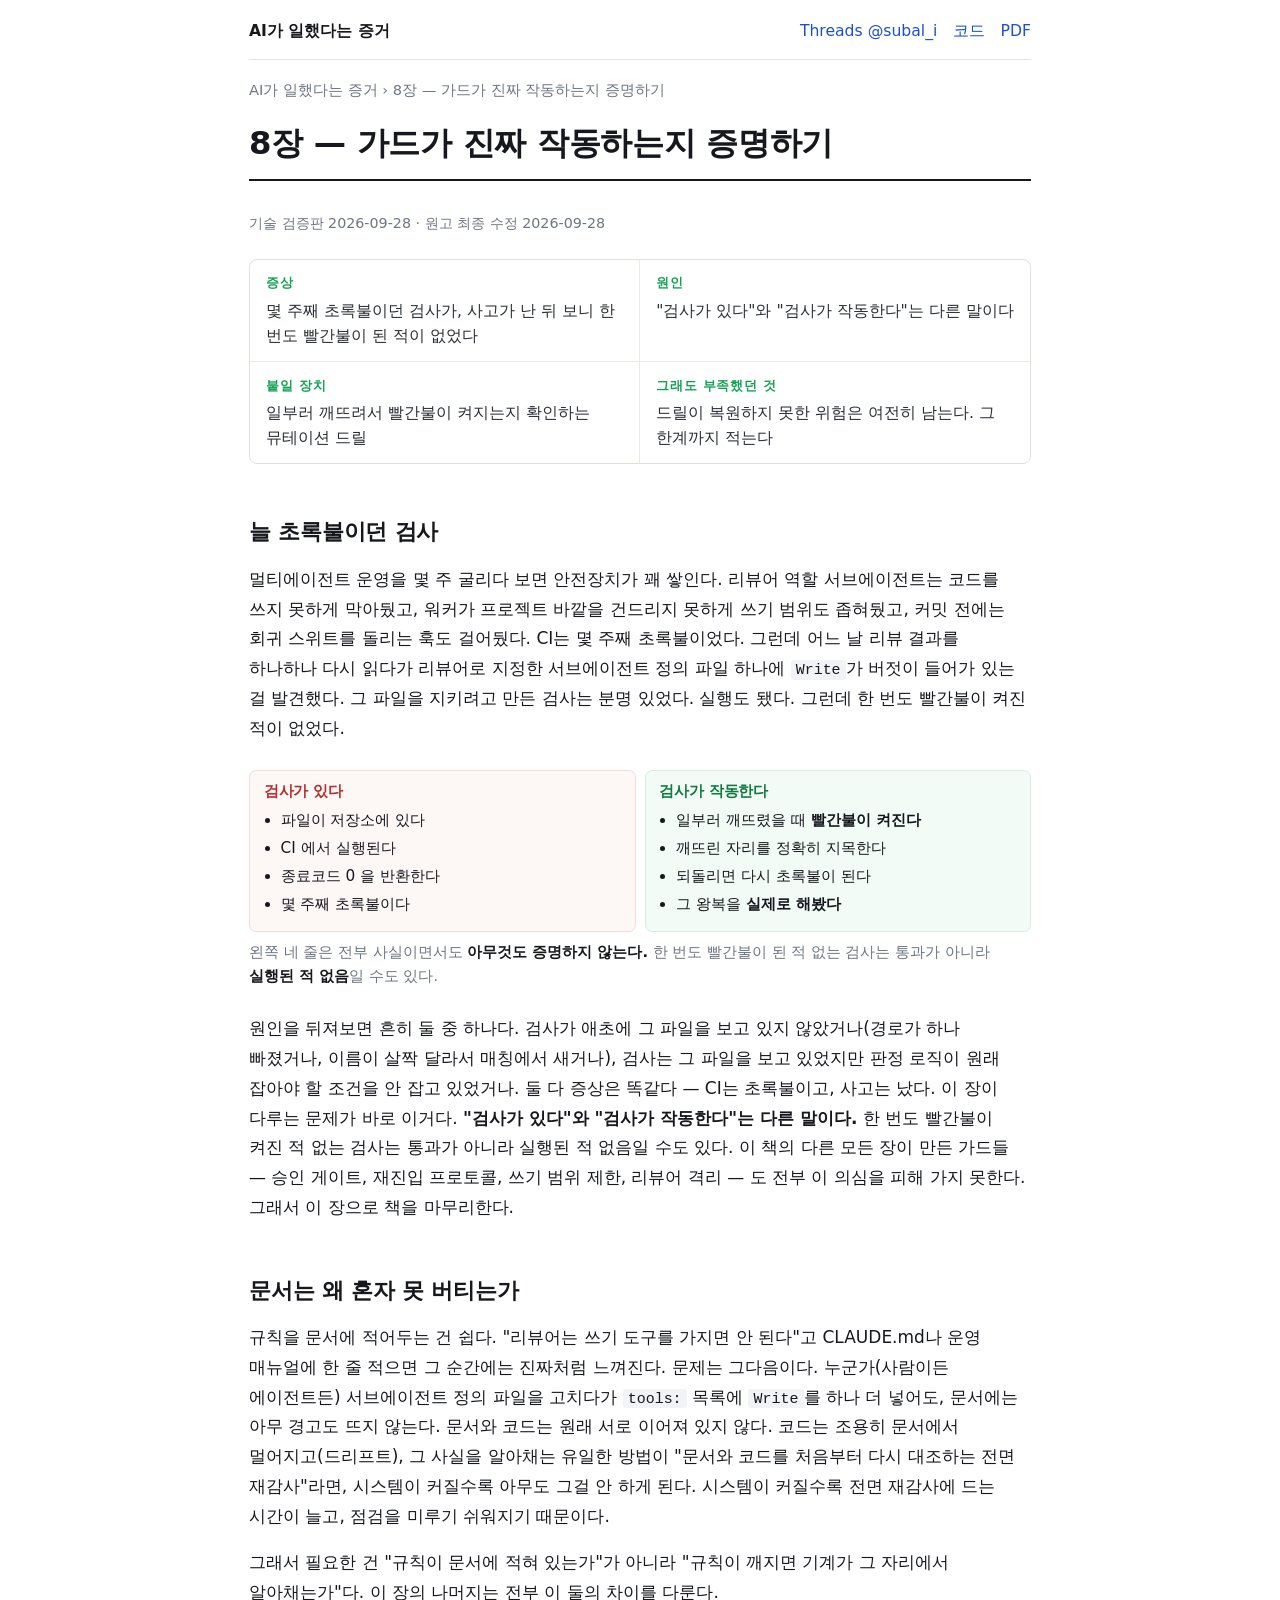
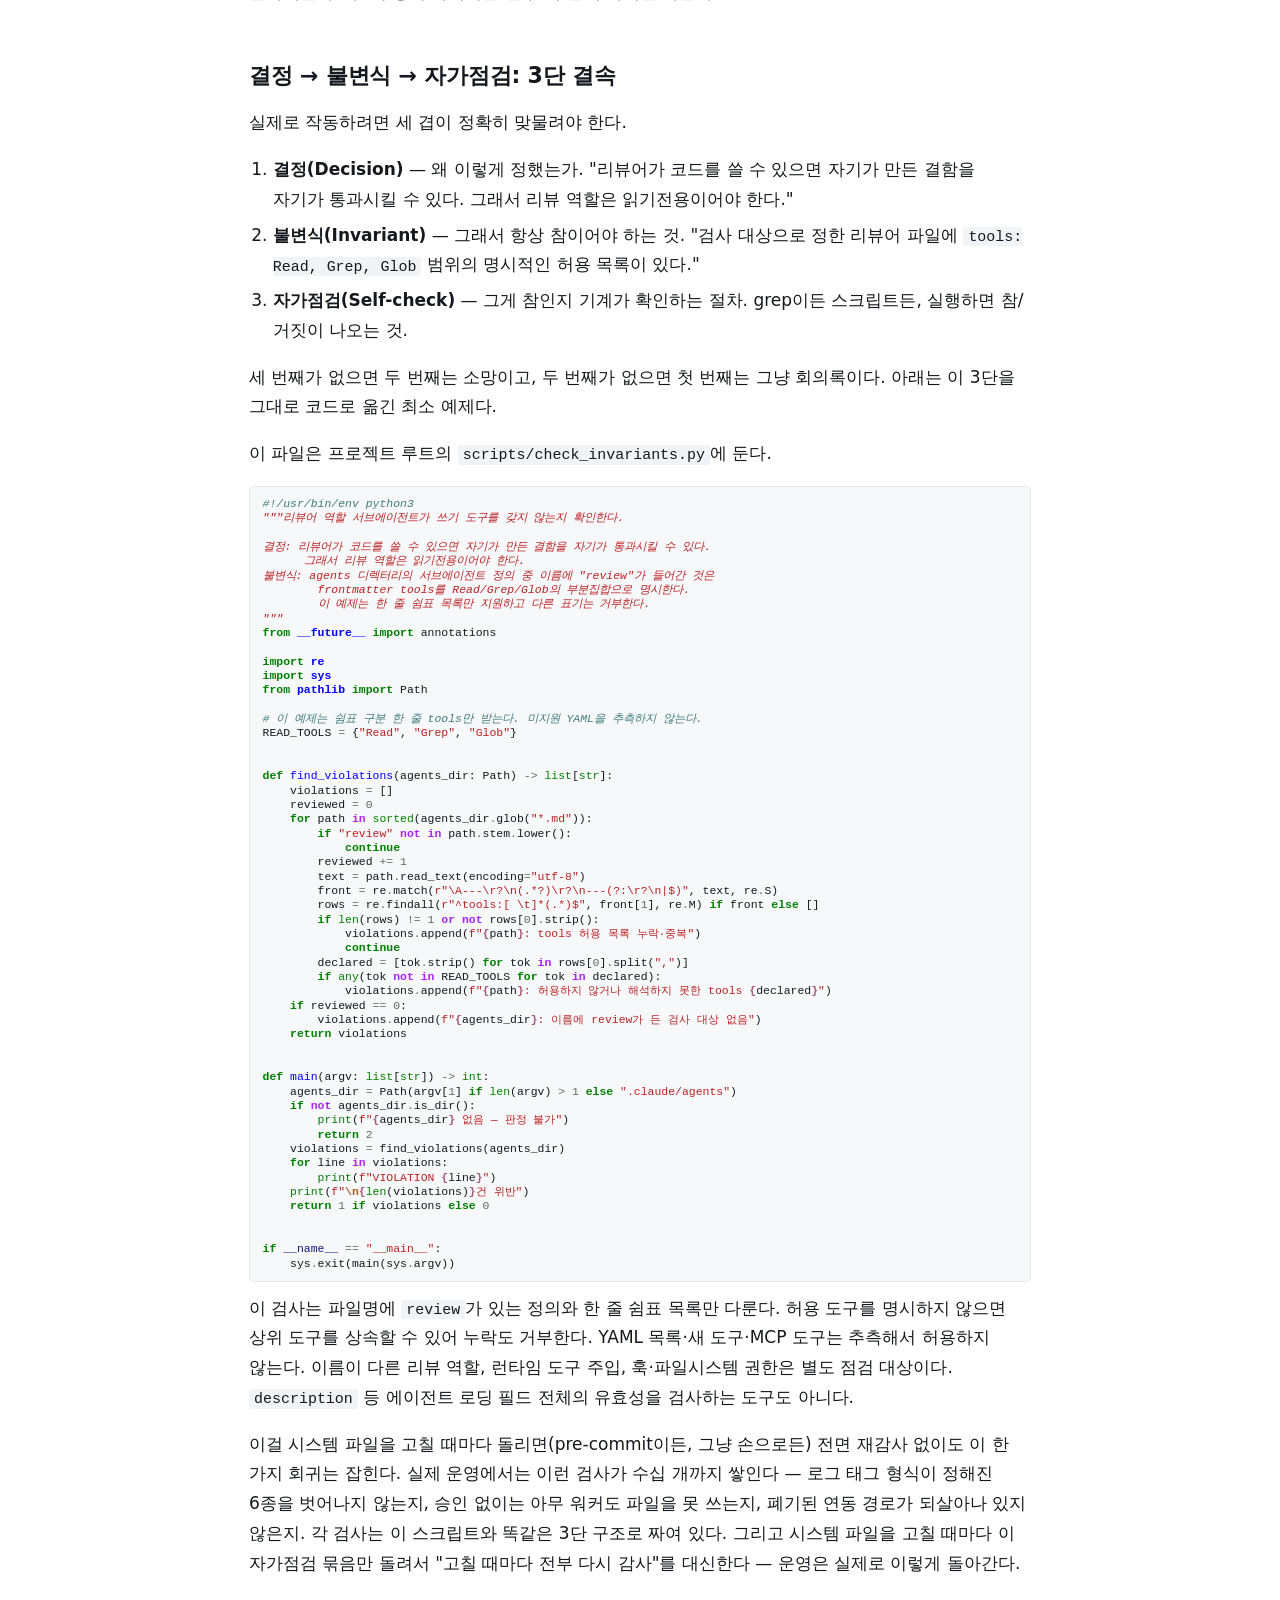
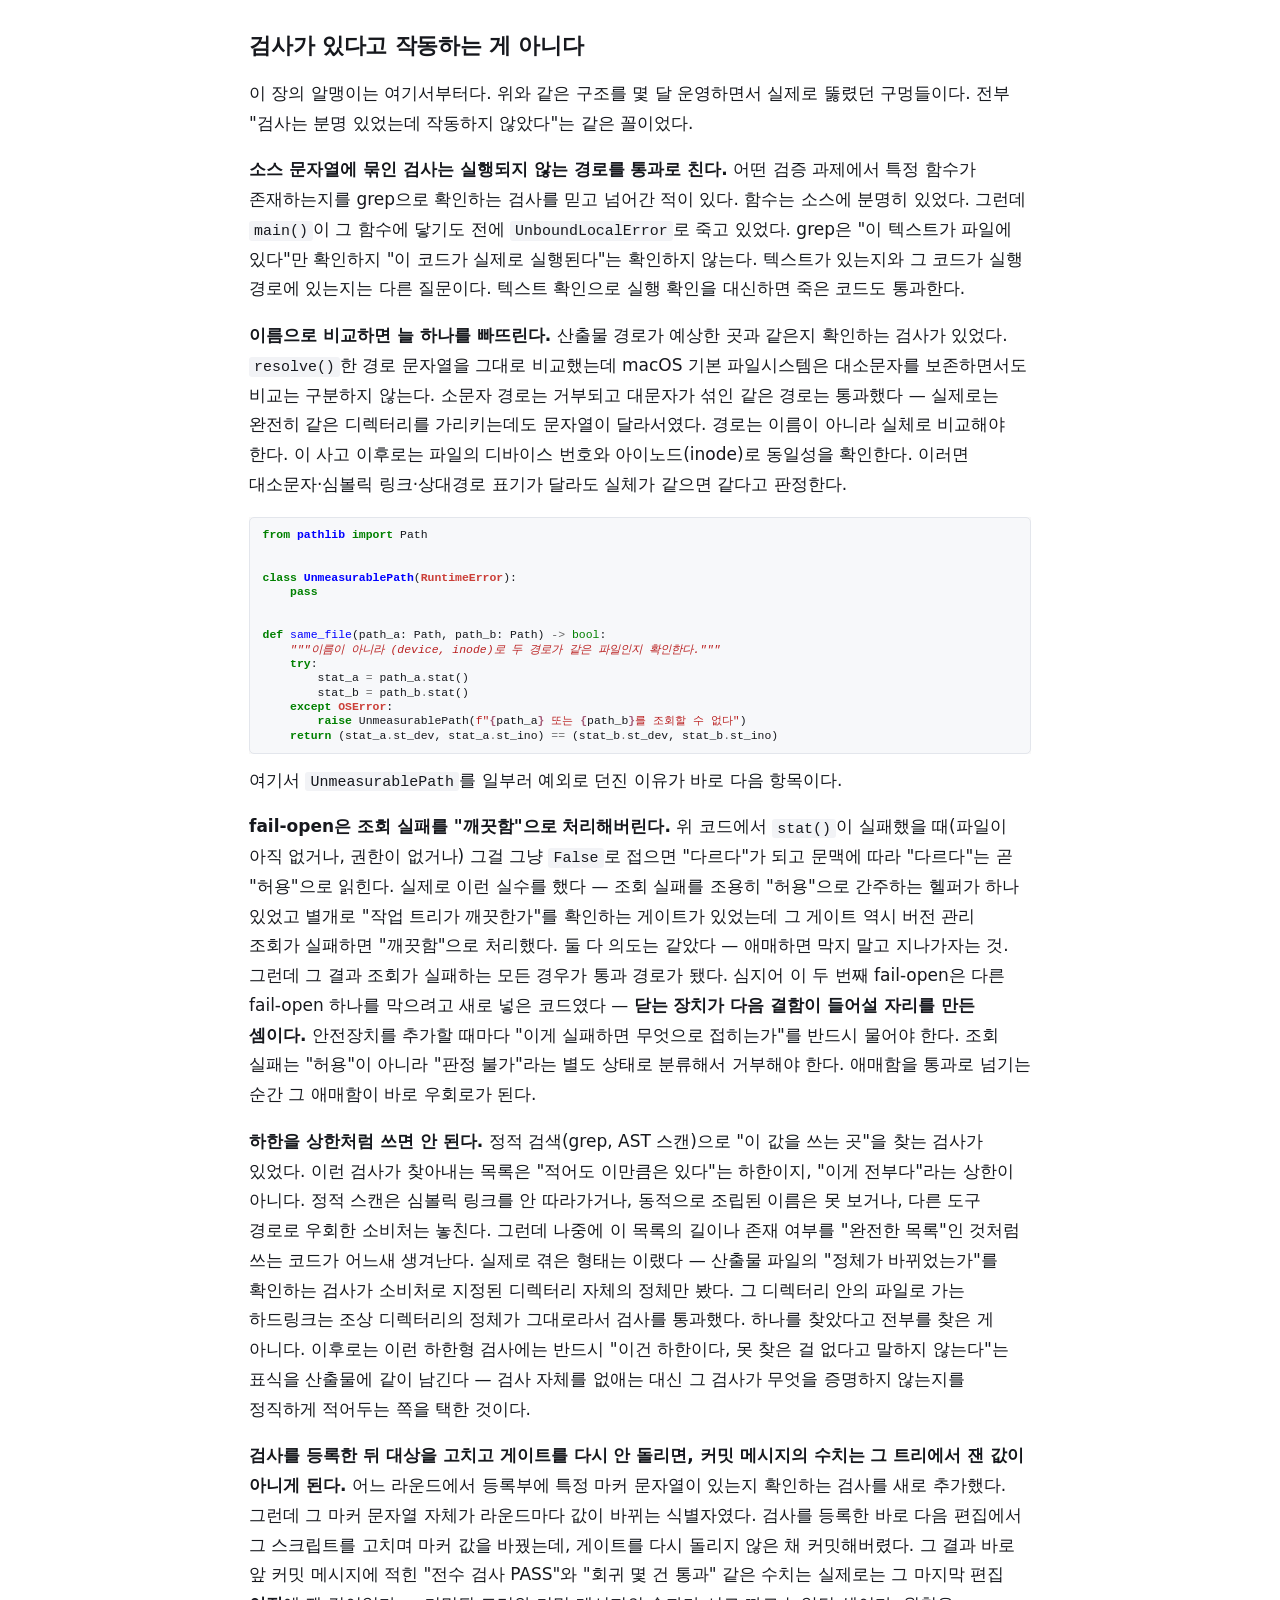
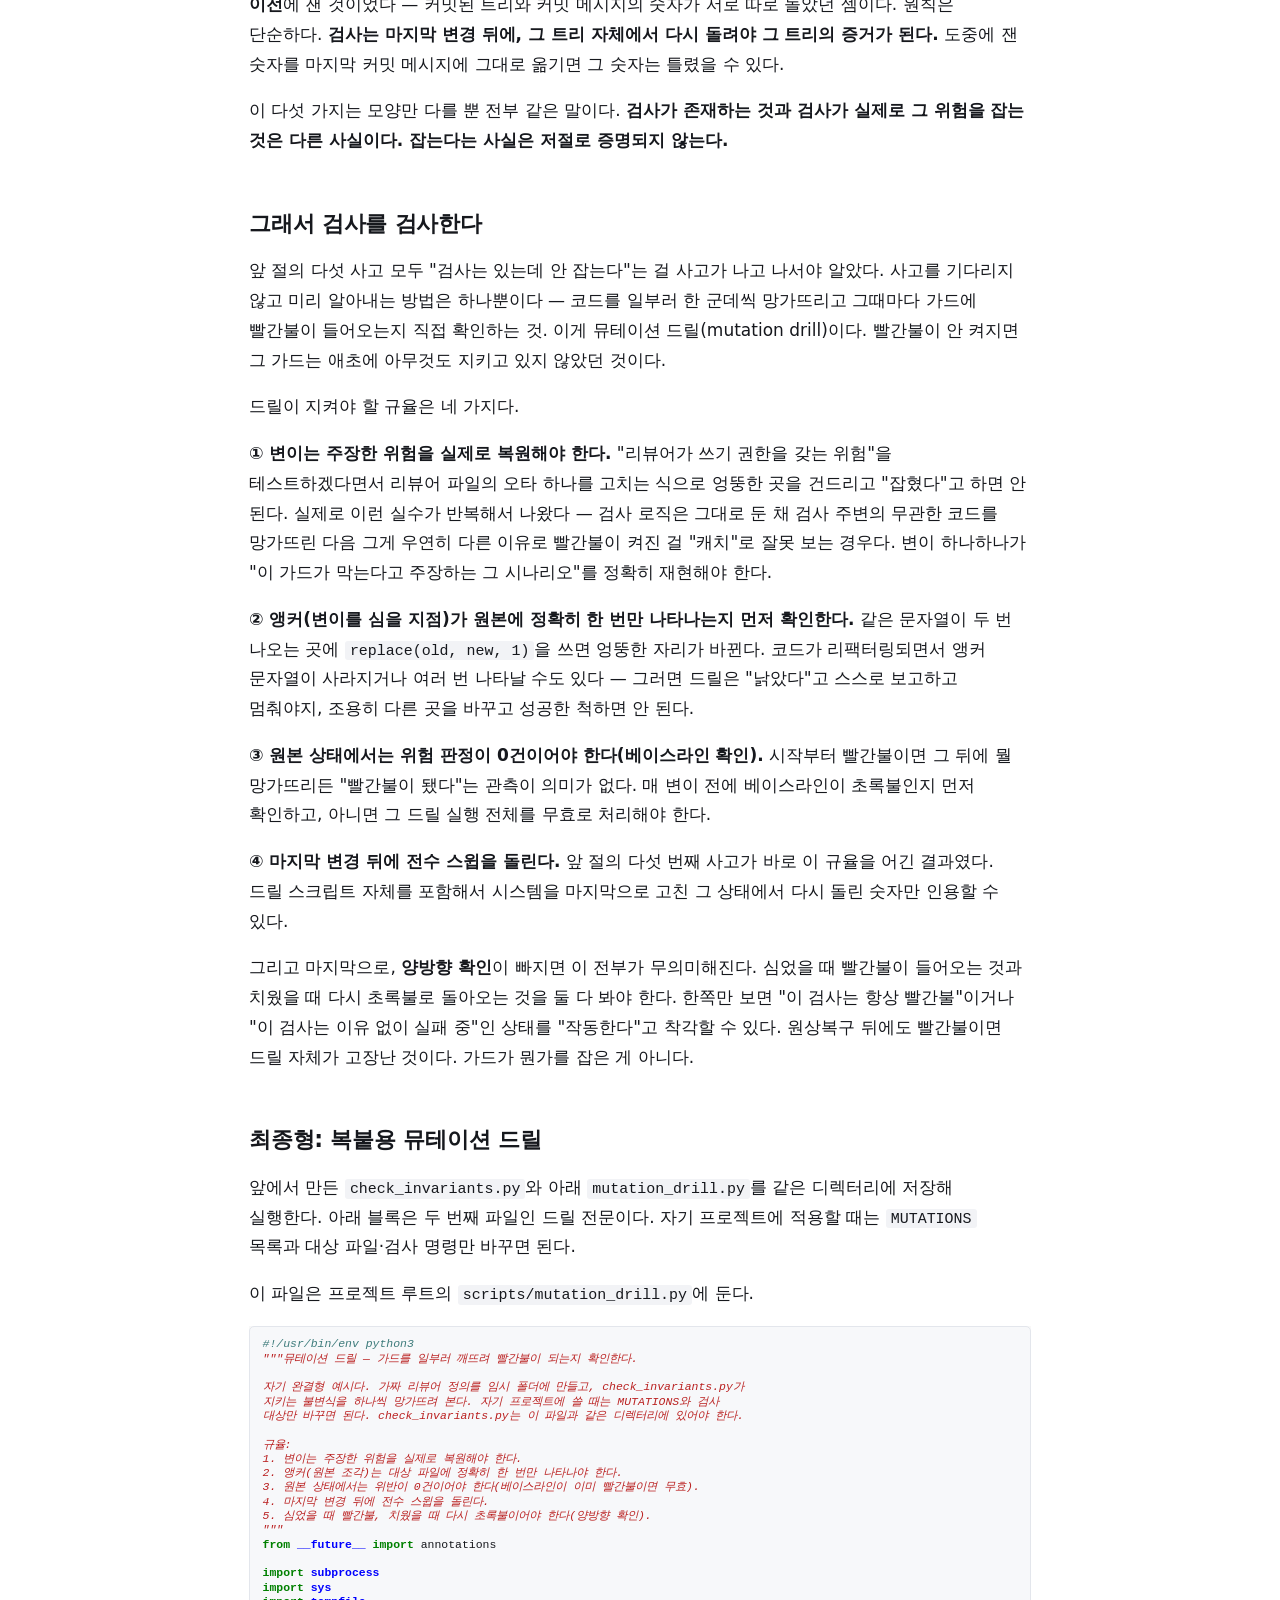
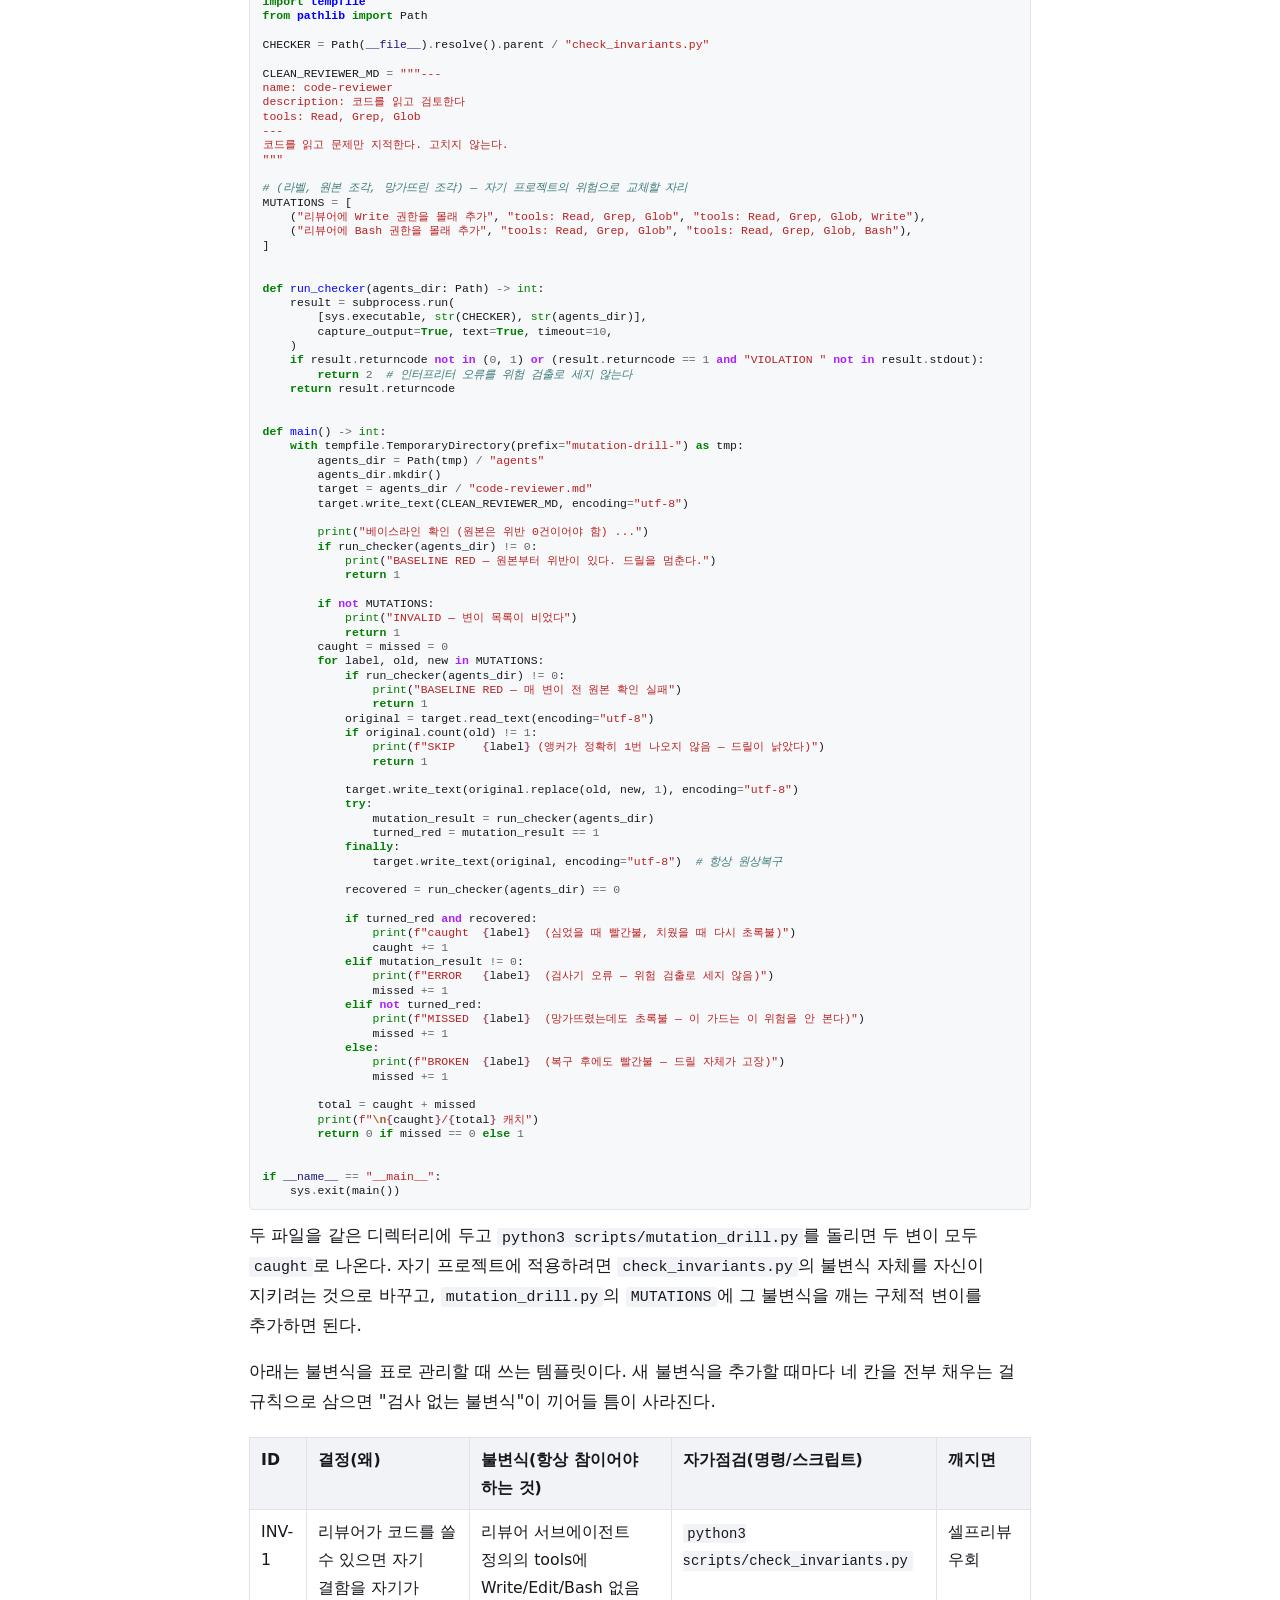
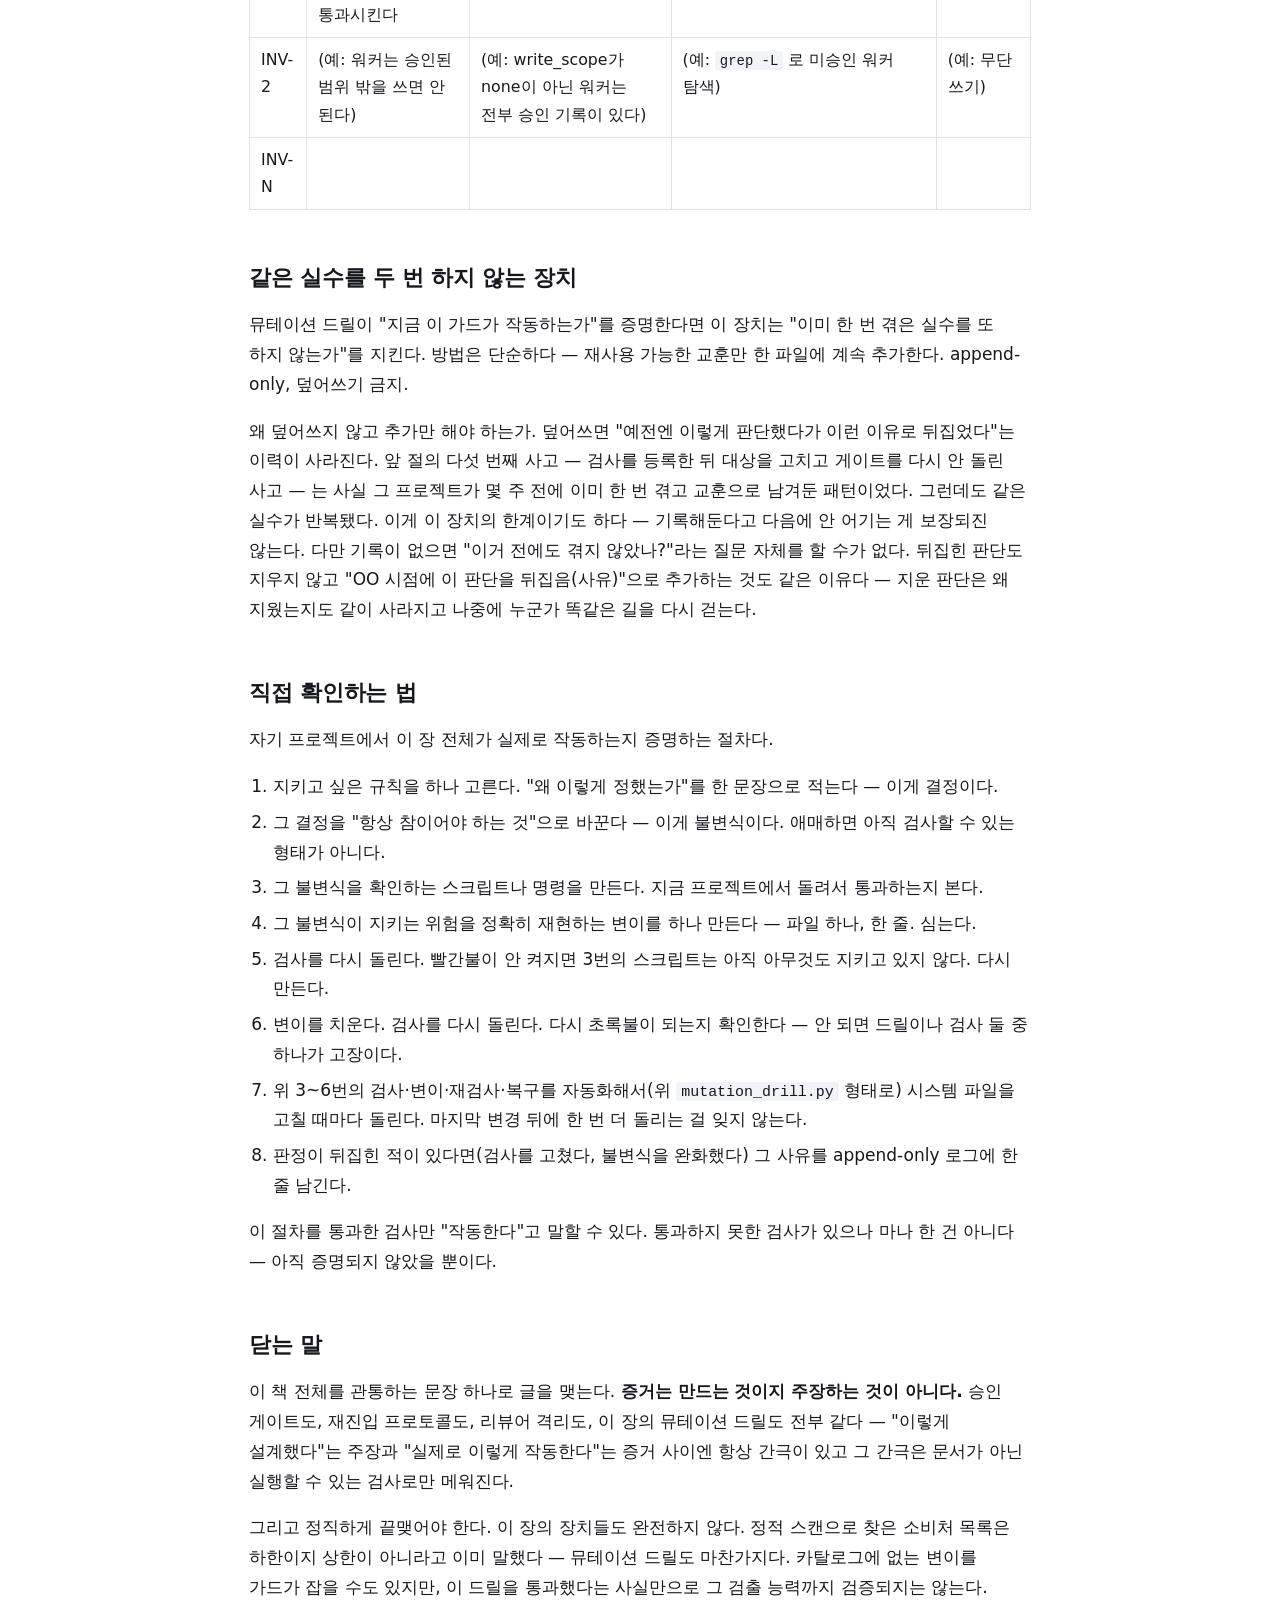
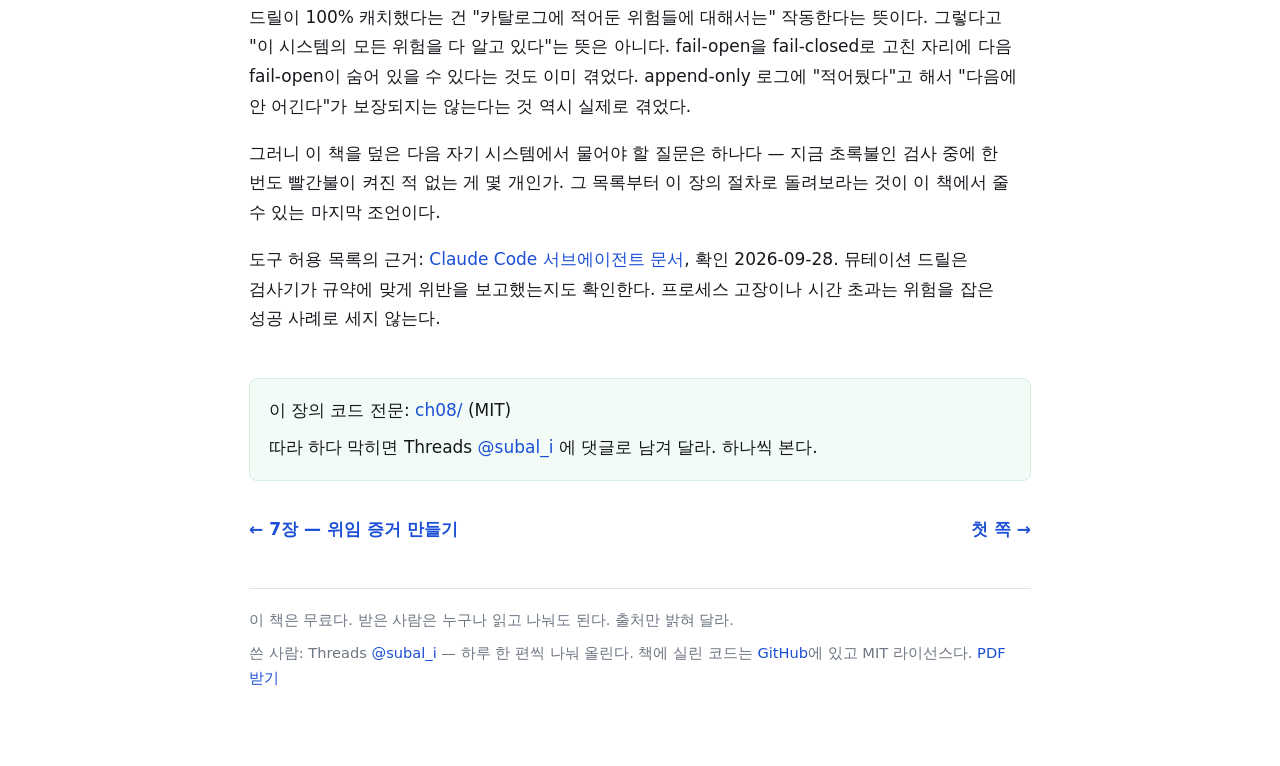
<file: docs/ch08-proving-the-guards/index.html>
<!doctype html>
<html lang="ko">
<head>
<meta charset="utf-8">
<meta name="viewport" content="width=device-width, initial-scale=1">
<title>8장 — 가드가 진짜 작동하는지 증명하기 | AI가 일했다는 증거</title>
<meta name="description" content="몇 주째 초록불이던 검사가, 사고가 난 뒤 보니 한 번도 빨간불이 된 적이 없었다. 붙일 장치: 일부러 깨뜨려서 빨간불이 켜지는지 확인하는 뮤테이션 드릴.">
<link rel="canonical" href="https://gforce10-design.github.io/ai-work-evidence/ch08-proving-the-guards/">
<meta property="og:type" content="article">
<meta property="og:site_name" content="AI가 일했다는 증거">
<meta property="og:title" content="8장 — 가드가 진짜 작동하는지 증명하기 | AI가 일했다는 증거">
<meta property="og:description" content="몇 주째 초록불이던 검사가, 사고가 난 뒤 보니 한 번도 빨간불이 된 적이 없었다. 붙일 장치: 일부러 깨뜨려서 빨간불이 켜지는지 확인하는 뮤테이션 드릴.">
<meta property="og:url" content="https://gforce10-design.github.io/ai-work-evidence/ch08-proving-the-guards/">
<meta property="og:image" content="https://gforce10-design.github.io/ai-work-evidence/assets/og.png">
<meta property="og:locale" content="ko_KR">
<meta name="twitter:card" content="summary_large_image">
<link rel="sitemap" type="application/xml" href="https://gforce10-design.github.io/ai-work-evidence/sitemap.xml">
<link rel="stylesheet" href="../assets/style.css">
<script type="application/ld+json">{"@context": "https://schema.org", "@graph": [{"@type": "Article", "@id": "https://gforce10-design.github.io/ai-work-evidence/ch08-proving-the-guards/#article", "headline": "8장 — 가드가 진짜 작동하는지 증명하기", "description": "몇 주째 초록불이던 검사가, 사고가 난 뒤 보니 한 번도 빨간불이 된 적이 없었다. 붙일 장치: 일부러 깨뜨려서 빨간불이 켜지는지 확인하는 뮤테이션 드릴.", "inLanguage": "ko", "mainEntityOfPage": "https://gforce10-design.github.io/ai-work-evidence/ch08-proving-the-guards/", "isAccessibleForFree": true, "image": "https://gforce10-design.github.io/ai-work-evidence/assets/og.png", "isPartOf": {"@type": "Book", "@id": "https://gforce10-design.github.io/ai-work-evidence/#book", "name": "AI가 일했다는 증거", "url": "https://gforce10-design.github.io/ai-work-evidence/"}, "author": {"@type": "Person", "@id": "https://gforce10-design.github.io/ai-work-evidence/#author", "name": "subal_i", "url": "https://www.threads.com/@subal_i", "sameAs": ["https://www.threads.com/@subal_i", "https://github.com/Gforce10-design"]}, "datePublished": "2026-09-28", "dateModified": "2026-09-28"}, {"@type": "BreadcrumbList", "itemListElement": [{"@type": "ListItem", "position": 1, "name": "AI가 일했다는 증거", "item": "https://gforce10-design.github.io/ai-work-evidence/"}, {"@type": "ListItem", "position": 2, "name": "8장 — 가드가 진짜 작동하는지 증명하기", "item": "https://gforce10-design.github.io/ai-work-evidence/ch08-proving-the-guards/"}]}]}</script>
</head>
<body>
<header class="site"><a class="name" href="../">AI가 일했다는 증거</a><nav><a href="https://www.threads.com/@subal_i">Threads @subal_i</a><a href="https://github.com/Gforce10-design/ai-work-evidence">코드</a><a href="https://github.com/Gforce10-design/ai-work-evidence/releases/latest">PDF</a></nav></header>
<nav class="crumb" aria-label="위치"><a href="../">AI가 일했다는 증거</a> › 8장 — 가드가 진짜 작동하는지 증명하기</nav>
<main>
<article>
<h1 id="8">8장 — 가드가 진짜 작동하는지 증명하기</h1>
<p class="stamp">기술 검증판 2026-09-28 · 원고 최종 수정 2026-09-28</p>
<div class="brief"><div><dt>증상</dt><dd>몇 주째 초록불이던 검사가, 사고가 난 뒤 보니 한 번도 빨간불이 된 적이 없었다</dd></div><div><dt>원인</dt><dd>"검사가 있다"와 "검사가 작동한다"는 다른 말이다</dd></div><div><dt>붙일 장치</dt><dd>일부러 깨뜨려서 빨간불이 켜지는지 확인하는 뮤테이션 드릴</dd></div><div><dt>그래도 부족했던 것</dt><dd>드릴이 복원하지 못한 위험은 여전히 남는다. 그 한계까지 적는다</dd></div></div>

<h2 id="_1">늘 초록불이던 검사</h2>
<p>멀티에이전트 운영을 몇 주 굴리다 보면 안전장치가 꽤 쌓인다. 리뷰어 역할 서브에이전트는 코드를 쓰지 못하게 막아뒀고, 워커가 프로젝트 바깥을 건드리지 못하게 쓰기 범위도 좁혀뒀고, 커밋 전에는 회귀 스위트를 돌리는 훅도 걸어뒀다. CI는 몇 주째 초록불이었다. 그런데 어느 날 리뷰 결과를 하나하나 다시 읽다가 리뷰어로 지정한 서브에이전트 정의 파일 하나에 <code>Write</code>가 버젓이 들어가 있는 걸 발견했다. 그 파일을 지키려고 만든 검사는 분명 있었다. 실행도 됐다. 그런데 한 번도 빨간불이 켜진 적이 없었다.</p>
<div class="fig"><div class="cmp2"><div class="no"><h4>검사가 있다</h4><ul><li>파일이 저장소에 있다</li><li>CI 에서 실행된다</li><li>종료코드 0 을 반환한다</li><li>몇 주째 초록불이다</li></ul></div><div class="yes"><h4>검사가 작동한다</h4><ul><li>일부러 깨뜨렸을 때 <b>빨간불이 켜진다</b></li><li>깨뜨린 자리를 정확히 지목한다</li><li>되돌리면 다시 초록불이 된다</li><li>그 왕복을 <b>실제로 해봤다</b></li></ul></div></div><div class="fig-cap">왼쪽 네 줄은 전부 사실이면서도 <b>아무것도 증명하지 않는다.</b> 한 번도 빨간불이 된 적 없는 검사는 통과가 아니라 <b>실행된 적 없음</b>일 수도 있다.</div></div>

<p>원인을 뒤져보면 흔히 둘 중 하나다. 검사가 애초에 그 파일을 보고 있지 않았거나(경로가 하나 빠졌거나, 이름이 살짝 달라서 매칭에서 새거나), 검사는 그 파일을 보고 있었지만 판정 로직이 원래 잡아야 할 조건을 안 잡고 있었거나. 둘 다 증상은 똑같다 — CI는 초록불이고, 사고는 났다. 이 장이 다루는 문제가 바로 이거다. <strong>"검사가 있다"와 "검사가 작동한다"는 다른 말이다.</strong> 한 번도 빨간불이 켜진 적 없는 검사는 통과가 아니라 실행된 적 없음일 수도 있다. 이 책의 다른 모든 장이 만든 가드들 — 승인 게이트, 재진입 프로토콜, 쓰기 범위 제한, 리뷰어 격리 — 도 전부 이 의심을 피해 가지 못한다. 그래서 이 장으로 책을 마무리한다.</p>
<h2 id="_2">문서는 왜 혼자 못 버티는가</h2>
<p>규칙을 문서에 적어두는 건 쉽다. "리뷰어는 쓰기 도구를 가지면 안 된다"고 CLAUDE.md나 운영 매뉴얼에 한 줄 적으면 그 순간에는 진짜처럼 느껴진다. 문제는 그다음이다. 누군가(사람이든 에이전트든) 서브에이전트 정의 파일을 고치다가 <code>tools:</code> 목록에 <code>Write</code>를 하나 더 넣어도, 문서에는 아무 경고도 뜨지 않는다. 문서와 코드는 원래 서로 이어져 있지 않다. 코드는 조용히 문서에서 멀어지고(드리프트), 그 사실을 알아채는 유일한 방법이 "문서와 코드를 처음부터 다시 대조하는 전면 재감사"라면, 시스템이 커질수록 아무도 그걸 안 하게 된다. 시스템이 커질수록 전면 재감사에 드는 시간이 늘고, 점검을 미루기 쉬워지기 때문이다.</p>
<p>그래서 필요한 건 "규칙이 문서에 적혀 있는가"가 아니라 "규칙이 깨지면 기계가 그 자리에서 알아채는가"다. 이 장의 나머지는 전부 이 둘의 차이를 다룬다.</p>
<h2 id="3">결정 → 불변식 → 자가점검: 3단 결속</h2>
<p>실제로 작동하려면 세 겹이 정확히 맞물려야 한다.</p>
<ol>
<li><strong>결정(Decision)</strong> — 왜 이렇게 정했는가. "리뷰어가 코드를 쓸 수 있으면 자기가 만든 결함을 자기가 통과시킬 수 있다. 그래서 리뷰 역할은 읽기전용이어야 한다."</li>
<li><strong>불변식(Invariant)</strong> — 그래서 항상 참이어야 하는 것. "검사 대상으로 정한 리뷰어 파일에 <code>tools: Read, Grep, Glob</code> 범위의 명시적인 허용 목록이 있다."</li>
<li><strong>자가점검(Self-check)</strong> — 그게 참인지 기계가 확인하는 절차. grep이든 스크립트든, 실행하면 참/거짓이 나오는 것.</li>
</ol>
<p>세 번째가 없으면 두 번째는 소망이고, 두 번째가 없으면 첫 번째는 그냥 회의록이다. 아래는 이 3단을 그대로 코드로 옮긴 최소 예제다.</p>
<p>이 파일은 프로젝트 루트의 <code>scripts/check_invariants.py</code>에 둔다.</p>
<div class="codehilite" style="background: #f8f8f8"><pre style="line-height: 125%;"><span></span><code><span id="ln-1" style="padding-left:2ch;text-indent:-2ch"><span style="color: #3D7B7B; font-style: italic">#!/usr/bin/env python3</span>
</span><span id="ln-2" style="padding-left:2ch;text-indent:-2ch"><span style="color: #BA2121; font-style: italic">&quot;&quot;&quot;리뷰어 역할 서브에이전트가 쓰기 도구를 갖지 않는지 확인한다.</span>
</span><span id="ln-3" style="padding-left:2ch;text-indent:-2ch">
</span><span id="ln-4" style="padding-left:2ch;text-indent:-2ch"><span style="color: #BA2121; font-style: italic">결정: 리뷰어가 코드를 쓸 수 있으면 자기가 만든 결함을 자기가 통과시킬 수 있다.</span>
</span><span id="ln-5" style="padding-left:8ch;text-indent:-8ch"><span style="color: #BA2121; font-style: italic">      그래서 리뷰 역할은 읽기전용이어야 한다.</span>
</span><span id="ln-6" style="padding-left:2ch;text-indent:-2ch"><span style="color: #BA2121; font-style: italic">불변식: agents 디렉터리의 서브에이전트 정의 중 이름에 &quot;review&quot;가 들어간 것은</span>
</span><span id="ln-7" style="padding-left:10ch;text-indent:-10ch"><span style="color: #BA2121; font-style: italic">        frontmatter tools를 Read/Grep/Glob의 부분집합으로 명시한다.</span>
</span><span id="ln-8" style="padding-left:10ch;text-indent:-10ch"><span style="color: #BA2121; font-style: italic">        이 예제는 한 줄 쉼표 목록만 지원하고 다른 표기는 거부한다.</span>
</span><span id="ln-9" style="padding-left:2ch;text-indent:-2ch"><span style="color: #BA2121; font-style: italic">&quot;&quot;&quot;</span>
</span><span id="ln-10" style="padding-left:2ch;text-indent:-2ch"><span style="color: #008000; font-weight: bold">from</span><span style="color: #BBB"> </span><span style="color: #00F; font-weight: bold">__future__</span><span style="color: #BBB"> </span><span style="color: #008000; font-weight: bold">import</span> annotations
</span><span id="ln-11" style="padding-left:2ch;text-indent:-2ch">
</span><span id="ln-12" style="padding-left:2ch;text-indent:-2ch"><span style="color: #008000; font-weight: bold">import</span><span style="color: #BBB"> </span><span style="color: #00F; font-weight: bold">re</span>
</span><span id="ln-13" style="padding-left:2ch;text-indent:-2ch"><span style="color: #008000; font-weight: bold">import</span><span style="color: #BBB"> </span><span style="color: #00F; font-weight: bold">sys</span>
</span><span id="ln-14" style="padding-left:2ch;text-indent:-2ch"><span style="color: #008000; font-weight: bold">from</span><span style="color: #BBB"> </span><span style="color: #00F; font-weight: bold">pathlib</span><span style="color: #BBB"> </span><span style="color: #008000; font-weight: bold">import</span> Path
</span><span id="ln-15" style="padding-left:2ch;text-indent:-2ch">
</span><span id="ln-16" style="padding-left:2ch;text-indent:-2ch"><span style="color: #3D7B7B; font-style: italic"># 이 예제는 쉼표 구분 한 줄 tools만 받는다. 미지원 YAML을 추측하지 않는다.</span>
</span><span id="ln-17" style="padding-left:2ch;text-indent:-2ch">READ_TOOLS <span style="color: #666">=</span> {<span style="color: #BA2121">&quot;Read&quot;</span>, <span style="color: #BA2121">&quot;Grep&quot;</span>, <span style="color: #BA2121">&quot;Glob&quot;</span>}
</span><span id="ln-18" style="padding-left:2ch;text-indent:-2ch">
</span><span id="ln-19" style="padding-left:2ch;text-indent:-2ch">
</span><span id="ln-20" style="padding-left:2ch;text-indent:-2ch"><span style="color: #008000; font-weight: bold">def</span><span style="color: #BBB"> </span><span style="color: #00F">find_violations</span>(agents_dir: Path) <span style="color: #666">-&gt;</span> <span style="color: #008000">list</span>[<span style="color: #008000">str</span>]:
</span><span id="ln-21" style="padding-left:6ch;text-indent:-6ch">    violations <span style="color: #666">=</span> []
</span><span id="ln-22" style="padding-left:6ch;text-indent:-6ch">    reviewed <span style="color: #666">=</span> <span style="color: #666">0</span>
</span><span id="ln-23" style="padding-left:6ch;text-indent:-6ch">    <span style="color: #008000; font-weight: bold">for</span> path <span style="color: #A2F; font-weight: bold">in</span> <span style="color: #008000">sorted</span>(agents_dir<span style="color: #666">.</span>glob(<span style="color: #BA2121">&quot;*.md&quot;</span>)):
</span><span id="ln-24" style="padding-left:10ch;text-indent:-10ch">        <span style="color: #008000; font-weight: bold">if</span> <span style="color: #BA2121">&quot;review&quot;</span> <span style="color: #A2F; font-weight: bold">not</span> <span style="color: #A2F; font-weight: bold">in</span> path<span style="color: #666">.</span>stem<span style="color: #666">.</span>lower():
</span><span id="ln-25" style="padding-left:14ch;text-indent:-14ch">            <span style="color: #008000; font-weight: bold">continue</span>
</span><span id="ln-26" style="padding-left:10ch;text-indent:-10ch">        reviewed <span style="color: #666">+=</span> <span style="color: #666">1</span>
</span><span id="ln-27" style="padding-left:10ch;text-indent:-10ch">        text <span style="color: #666">=</span> path<span style="color: #666">.</span>read_text(encoding<span style="color: #666">=</span><span style="color: #BA2121">&quot;utf-8&quot;</span>)
</span><span id="ln-28" style="padding-left:10ch;text-indent:-10ch">        front <span style="color: #666">=</span> re<span style="color: #666">.</span>match(<span style="color: #BA2121">r&quot;\A---\r?\n(.*?)\r?\n---(?:\r?\n|$)&quot;</span>, text, re<span style="color: #666">.</span>S)
</span><span id="ln-29" style="padding-left:10ch;text-indent:-10ch">        rows <span style="color: #666">=</span> re<span style="color: #666">.</span>findall(<span style="color: #BA2121">r&quot;^tools:[ \t]*(.*)$&quot;</span>, front[<span style="color: #666">1</span>], re<span style="color: #666">.</span>M) <span style="color: #008000; font-weight: bold">if</span> front <span style="color: #008000; font-weight: bold">else</span> []
</span><span id="ln-30" style="padding-left:10ch;text-indent:-10ch">        <span style="color: #008000; font-weight: bold">if</span> <span style="color: #008000">len</span>(rows) <span style="color: #666">!=</span> <span style="color: #666">1</span> <span style="color: #A2F; font-weight: bold">or</span> <span style="color: #A2F; font-weight: bold">not</span> rows[<span style="color: #666">0</span>]<span style="color: #666">.</span>strip():
</span><span id="ln-31" style="padding-left:14ch;text-indent:-14ch">            violations<span style="color: #666">.</span>append(<span style="color: #BA2121">f&quot;</span><span style="color: #A45A77; font-weight: bold">{</span>path<span style="color: #A45A77; font-weight: bold">}</span><span style="color: #BA2121">: tools 허용 목록 누락·중복&quot;</span>)
</span><span id="ln-32" style="padding-left:14ch;text-indent:-14ch">            <span style="color: #008000; font-weight: bold">continue</span>
</span><span id="ln-33" style="padding-left:10ch;text-indent:-10ch">        declared <span style="color: #666">=</span> [tok<span style="color: #666">.</span>strip() <span style="color: #008000; font-weight: bold">for</span> tok <span style="color: #A2F; font-weight: bold">in</span> rows[<span style="color: #666">0</span>]<span style="color: #666">.</span>split(<span style="color: #BA2121">&quot;,&quot;</span>)]
</span><span id="ln-34" style="padding-left:10ch;text-indent:-10ch">        <span style="color: #008000; font-weight: bold">if</span> <span style="color: #008000">any</span>(tok <span style="color: #A2F; font-weight: bold">not</span> <span style="color: #A2F; font-weight: bold">in</span> READ_TOOLS <span style="color: #008000; font-weight: bold">for</span> tok <span style="color: #A2F; font-weight: bold">in</span> declared):
</span><span id="ln-35" style="padding-left:14ch;text-indent:-14ch">            violations<span style="color: #666">.</span>append(<span style="color: #BA2121">f&quot;</span><span style="color: #A45A77; font-weight: bold">{</span>path<span style="color: #A45A77; font-weight: bold">}</span><span style="color: #BA2121">: 허용하지 않거나 해석하지 못한 tools </span><span style="color: #A45A77; font-weight: bold">{</span>declared<span style="color: #A45A77; font-weight: bold">}</span><span style="color: #BA2121">&quot;</span>)
</span><span id="ln-36" style="padding-left:6ch;text-indent:-6ch">    <span style="color: #008000; font-weight: bold">if</span> reviewed <span style="color: #666">==</span> <span style="color: #666">0</span>:
</span><span id="ln-37" style="padding-left:10ch;text-indent:-10ch">        violations<span style="color: #666">.</span>append(<span style="color: #BA2121">f&quot;</span><span style="color: #A45A77; font-weight: bold">{</span>agents_dir<span style="color: #A45A77; font-weight: bold">}</span><span style="color: #BA2121">: 이름에 review가 든 검사 대상 없음&quot;</span>)
</span><span id="ln-38" style="padding-left:6ch;text-indent:-6ch">    <span style="color: #008000; font-weight: bold">return</span> violations
</span><span id="ln-39" style="padding-left:2ch;text-indent:-2ch">
</span><span id="ln-40" style="padding-left:2ch;text-indent:-2ch">
</span><span id="ln-41" style="padding-left:2ch;text-indent:-2ch"><span style="color: #008000; font-weight: bold">def</span><span style="color: #BBB"> </span><span style="color: #00F">main</span>(argv: <span style="color: #008000">list</span>[<span style="color: #008000">str</span>]) <span style="color: #666">-&gt;</span> <span style="color: #008000">int</span>:
</span><span id="ln-42" style="padding-left:6ch;text-indent:-6ch">    agents_dir <span style="color: #666">=</span> Path(argv[<span style="color: #666">1</span>] <span style="color: #008000; font-weight: bold">if</span> <span style="color: #008000">len</span>(argv) <span style="color: #666">&gt;</span> <span style="color: #666">1</span> <span style="color: #008000; font-weight: bold">else</span> <span style="color: #BA2121">&quot;.claude/agents&quot;</span>)
</span><span id="ln-43" style="padding-left:6ch;text-indent:-6ch">    <span style="color: #008000; font-weight: bold">if</span> <span style="color: #A2F; font-weight: bold">not</span> agents_dir<span style="color: #666">.</span>is_dir():
</span><span id="ln-44" style="padding-left:10ch;text-indent:-10ch">        <span style="color: #008000">print</span>(<span style="color: #BA2121">f&quot;</span><span style="color: #A45A77; font-weight: bold">{</span>agents_dir<span style="color: #A45A77; font-weight: bold">}</span><span style="color: #BA2121"> 없음 — 판정 불가&quot;</span>)
</span><span id="ln-45" style="padding-left:10ch;text-indent:-10ch">        <span style="color: #008000; font-weight: bold">return</span> <span style="color: #666">2</span>
</span><span id="ln-46" style="padding-left:6ch;text-indent:-6ch">    violations <span style="color: #666">=</span> find_violations(agents_dir)
</span><span id="ln-47" style="padding-left:6ch;text-indent:-6ch">    <span style="color: #008000; font-weight: bold">for</span> line <span style="color: #A2F; font-weight: bold">in</span> violations:
</span><span id="ln-48" style="padding-left:10ch;text-indent:-10ch">        <span style="color: #008000">print</span>(<span style="color: #BA2121">f&quot;VIOLATION </span><span style="color: #A45A77; font-weight: bold">{</span>line<span style="color: #A45A77; font-weight: bold">}</span><span style="color: #BA2121">&quot;</span>)
</span><span id="ln-49" style="padding-left:6ch;text-indent:-6ch">    <span style="color: #008000">print</span>(<span style="color: #BA2121">f&quot;</span><span style="color: #AA5D1F; font-weight: bold">\n</span><span style="color: #A45A77; font-weight: bold">{</span><span style="color: #008000">len</span>(violations)<span style="color: #A45A77; font-weight: bold">}</span><span style="color: #BA2121">건 위반&quot;</span>)
</span><span id="ln-50" style="padding-left:6ch;text-indent:-6ch">    <span style="color: #008000; font-weight: bold">return</span> <span style="color: #666">1</span> <span style="color: #008000; font-weight: bold">if</span> violations <span style="color: #008000; font-weight: bold">else</span> <span style="color: #666">0</span>
</span><span id="ln-51" style="padding-left:2ch;text-indent:-2ch">
</span><span id="ln-52" style="padding-left:2ch;text-indent:-2ch">
</span><span id="ln-53" style="padding-left:2ch;text-indent:-2ch"><span style="color: #008000; font-weight: bold">if</span> <span style="color: #19177C">__name__</span> <span style="color: #666">==</span> <span style="color: #BA2121">&quot;__main__&quot;</span>:
</span><span id="ln-54" style="padding-left:6ch;text-indent:-6ch">    sys<span style="color: #666">.</span>exit(main(sys<span style="color: #666">.</span>argv))
</span></code></pre></div>

<p>이 검사는 파일명에 <code>review</code>가 있는 정의와 한 줄 쉼표 목록만 다룬다. 허용 도구를 명시하지 않으면 상위 도구를 상속할 수 있어 누락도 거부한다. YAML 목록·새 도구·MCP 도구는 추측해서 허용하지 않는다. 이름이 다른 리뷰 역할, 런타임 도구 주입, 훅·파일시스템 권한은 별도 점검 대상이다. <code>description</code> 등 에이전트 로딩 필드 전체의 유효성을 검사하는 도구도 아니다.</p>
<p>이걸 시스템 파일을 고칠 때마다 돌리면(pre-commit이든, 그냥 손으로든) 전면 재감사 없이도 이 한 가지 회귀는 잡힌다. 실제 운영에서는 이런 검사가 수십 개까지 쌓인다 — 로그 태그 형식이 정해진 6종을 벗어나지 않는지, 승인 없이는 아무 워커도 파일을 못 쓰는지, 폐기된 연동 경로가 되살아나 있지 않은지. 각 검사는 이 스크립트와 똑같은 3단 구조로 짜여 있다. 그리고 시스템 파일을 고칠 때마다 이 자가점검 묶음만 돌려서 "고칠 때마다 전부 다시 감사"를 대신한다 — 운영은 실제로 이렇게 돌아간다.</p>
<h2 id="_3">검사가 있다고 작동하는 게 아니다</h2>
<p>이 장의 알맹이는 여기서부터다. 위와 같은 구조를 몇 달 운영하면서 실제로 뚫렸던 구멍들이다. 전부 "검사는 분명 있었는데 작동하지 않았다"는 같은 꼴이었다.</p>
<p><strong>소스 문자열에 묶인 검사는 실행되지 않는 경로를 통과로 친다.</strong> 어떤 검증 과제에서 특정 함수가 존재하는지를 grep으로 확인하는 검사를 믿고 넘어간 적이 있다. 함수는 소스에 분명히 있었다. 그런데 <code>main()</code>이 그 함수에 닿기도 전에 <code>UnboundLocalError</code>로 죽고 있었다. grep은 "이 텍스트가 파일에 있다"만 확인하지 "이 코드가 실제로 실행된다"는 확인하지 않는다. 텍스트가 있는지와 그 코드가 실행 경로에 있는지는 다른 질문이다. 텍스트 확인으로 실행 확인을 대신하면 죽은 코드도 통과한다.</p>
<p><strong>이름으로 비교하면 늘 하나를 빠뜨린다.</strong> 산출물 경로가 예상한 곳과 같은지 확인하는 검사가 있었다. <code>resolve()</code>한 경로 문자열을 그대로 비교했는데 macOS 기본 파일시스템은 대소문자를 보존하면서도 비교는 구분하지 않는다. 소문자 경로는 거부되고 대문자가 섞인 같은 경로는 통과했다 — 실제로는 완전히 같은 디렉터리를 가리키는데도 문자열이 달라서였다. 경로는 이름이 아니라 실체로 비교해야 한다. 이 사고 이후로는 파일의 디바이스 번호와 아이노드(inode)로 동일성을 확인한다. 이러면 대소문자·심볼릭 링크·상대경로 표기가 달라도 실체가 같으면 같다고 판정한다.</p>
<div class="codehilite" style="background: #f8f8f8"><pre style="line-height: 125%;"><span></span><code><span id="ln-1" style="padding-left:2ch;text-indent:-2ch"><span style="color: #008000; font-weight: bold">from</span><span style="color: #BBB"> </span><span style="color: #00F; font-weight: bold">pathlib</span><span style="color: #BBB"> </span><span style="color: #008000; font-weight: bold">import</span> Path
</span><span id="ln-2" style="padding-left:2ch;text-indent:-2ch">
</span><span id="ln-3" style="padding-left:2ch;text-indent:-2ch">
</span><span id="ln-4" style="padding-left:2ch;text-indent:-2ch"><span style="color: #008000; font-weight: bold">class</span><span style="color: #BBB"> </span><span style="color: #00F; font-weight: bold">UnmeasurablePath</span>(<span style="color: #CB3F38; font-weight: bold">RuntimeError</span>):
</span><span id="ln-5" style="padding-left:6ch;text-indent:-6ch">    <span style="color: #008000; font-weight: bold">pass</span>
</span><span id="ln-6" style="padding-left:2ch;text-indent:-2ch">
</span><span id="ln-7" style="padding-left:2ch;text-indent:-2ch">
</span><span id="ln-8" style="padding-left:2ch;text-indent:-2ch"><span style="color: #008000; font-weight: bold">def</span><span style="color: #BBB"> </span><span style="color: #00F">same_file</span>(path_a: Path, path_b: Path) <span style="color: #666">-&gt;</span> <span style="color: #008000">bool</span>:
</span><span id="ln-9" style="padding-left:6ch;text-indent:-6ch"><span style="color: #BBB">    </span><span style="color: #BA2121; font-style: italic">&quot;&quot;&quot;이름이 아니라 (device, inode)로 두 경로가 같은 파일인지 확인한다.&quot;&quot;&quot;</span>
</span><span id="ln-10" style="padding-left:6ch;text-indent:-6ch">    <span style="color: #008000; font-weight: bold">try</span>:
</span><span id="ln-11" style="padding-left:10ch;text-indent:-10ch">        stat_a <span style="color: #666">=</span> path_a<span style="color: #666">.</span>stat()
</span><span id="ln-12" style="padding-left:10ch;text-indent:-10ch">        stat_b <span style="color: #666">=</span> path_b<span style="color: #666">.</span>stat()
</span><span id="ln-13" style="padding-left:6ch;text-indent:-6ch">    <span style="color: #008000; font-weight: bold">except</span> <span style="color: #CB3F38; font-weight: bold">OSError</span>:
</span><span id="ln-14" style="padding-left:10ch;text-indent:-10ch">        <span style="color: #008000; font-weight: bold">raise</span> UnmeasurablePath(<span style="color: #BA2121">f&quot;</span><span style="color: #A45A77; font-weight: bold">{</span>path_a<span style="color: #A45A77; font-weight: bold">}</span><span style="color: #BA2121"> 또는 </span><span style="color: #A45A77; font-weight: bold">{</span>path_b<span style="color: #A45A77; font-weight: bold">}</span><span style="color: #BA2121">를 조회할 수 없다&quot;</span>)
</span><span id="ln-15" style="padding-left:6ch;text-indent:-6ch">    <span style="color: #008000; font-weight: bold">return</span> (stat_a<span style="color: #666">.</span>st_dev, stat_a<span style="color: #666">.</span>st_ino) <span style="color: #666">==</span> (stat_b<span style="color: #666">.</span>st_dev, stat_b<span style="color: #666">.</span>st_ino)
</span></code></pre></div>

<p>여기서 <code>UnmeasurablePath</code>를 일부러 예외로 던진 이유가 바로 다음 항목이다.</p>
<p><strong>fail-open은 조회 실패를 "깨끗함"으로 처리해버린다.</strong> 위 코드에서 <code>stat()</code>이 실패했을 때(파일이 아직 없거나, 권한이 없거나) 그걸 그냥 <code>False</code>로 접으면 "다르다"가 되고 문맥에 따라 "다르다"는 곧 "허용"으로 읽힌다. 실제로 이런 실수를 했다 — 조회 실패를 조용히 "허용"으로 간주하는 헬퍼가 하나 있었고 별개로 "작업 트리가 깨끗한가"를 확인하는 게이트가 있었는데 그 게이트 역시 버전 관리 조회가 실패하면 "깨끗함"으로 처리했다. 둘 다 의도는 같았다 — 애매하면 막지 말고 지나가자는 것. 그런데 그 결과 조회가 실패하는 모든 경우가 통과 경로가 됐다. 심지어 이 두 번째 fail-open은 다른 fail-open 하나를 막으려고 새로 넣은 코드였다 — <strong>닫는 장치가 다음 결함이 들어설 자리를 만든 셈이다.</strong> 안전장치를 추가할 때마다 "이게 실패하면 무엇으로 접히는가"를 반드시 물어야 한다. 조회 실패는 "허용"이 아니라 "판정 불가"라는 별도 상태로 분류해서 거부해야 한다. 애매함을 통과로 넘기는 순간 그 애매함이 바로 우회로가 된다.</p>
<p><strong>하한을 상한처럼 쓰면 안 된다.</strong> 정적 검색(grep, AST 스캔)으로 "이 값을 쓰는 곳"을 찾는 검사가 있었다. 이런 검사가 찾아내는 목록은 "적어도 이만큼은 있다"는 하한이지, "이게 전부다"라는 상한이 아니다. 정적 스캔은 심볼릭 링크를 안 따라가거나, 동적으로 조립된 이름은 못 보거나, 다른 도구 경로로 우회한 소비처는 놓친다. 그런데 나중에 이 목록의 길이나 존재 여부를 "완전한 목록"인 것처럼 쓰는 코드가 어느새 생겨난다. 실제로 겪은 형태는 이랬다 — 산출물 파일의 "정체가 바뀌었는가"를 확인하는 검사가 소비처로 지정된 디렉터리 자체의 정체만 봤다. 그 디렉터리 안의 파일로 가는 하드링크는 조상 디렉터리의 정체가 그대로라서 검사를 통과했다. 하나를 찾았다고 전부를 찾은 게 아니다. 이후로는 이런 하한형 검사에는 반드시 "이건 하한이다, 못 찾은 걸 없다고 말하지 않는다"는 표식을 산출물에 같이 남긴다 — 검사 자체를 없애는 대신 그 검사가 무엇을 증명하지 않는지를 정직하게 적어두는 쪽을 택한 것이다.</p>
<p><strong>검사를 등록한 뒤 대상을 고치고 게이트를 다시 안 돌리면, 커밋 메시지의 수치는 그 트리에서 잰 값이 아니게 된다.</strong> 어느 라운드에서 등록부에 특정 마커 문자열이 있는지 확인하는 검사를 새로 추가했다. 그런데 그 마커 문자열 자체가 라운드마다 값이 바뀌는 식별자였다. 검사를 등록한 바로 다음 편집에서 그 스크립트를 고치며 마커 값을 바꿨는데, 게이트를 다시 돌리지 않은 채 커밋해버렸다. 그 결과 바로 앞 커밋 메시지에 적힌 "전수 검사 PASS"와 "회귀 몇 건 통과" 같은 수치는 실제로는 그 마지막 편집 <strong>이전</strong>에 잰 것이었다 — 커밋된 트리와 커밋 메시지의 숫자가 서로 따로 놀았던 셈이다. 원칙은 단순하다. <strong>검사는 마지막 변경 뒤에, 그 트리 자체에서 다시 돌려야 그 트리의 증거가 된다.</strong> 도중에 잰 숫자를 마지막 커밋 메시지에 그대로 옮기면 그 숫자는 틀렸을 수 있다.</p>
<p>이 다섯 가지는 모양만 다를 뿐 전부 같은 말이다. <strong>검사가 존재하는 것과 검사가 실제로 그 위험을 잡는 것은 다른 사실이다. 잡는다는 사실은 저절로 증명되지 않는다.</strong></p>
<h2 id="_4">그래서 검사를 검사한다</h2>
<p>앞 절의 다섯 사고 모두 "검사는 있는데 안 잡는다"는 걸 사고가 나고 나서야 알았다. 사고를 기다리지 않고 미리 알아내는 방법은 하나뿐이다 — 코드를 일부러 한 군데씩 망가뜨리고 그때마다 가드에 빨간불이 들어오는지 직접 확인하는 것. 이게 뮤테이션 드릴(mutation drill)이다. 빨간불이 안 켜지면 그 가드는 애초에 아무것도 지키고 있지 않았던 것이다.</p>
<p>드릴이 지켜야 할 규율은 네 가지다.</p>
<p><strong>① 변이는 주장한 위험을 실제로 복원해야 한다.</strong> "리뷰어가 쓰기 권한을 갖는 위험"을 테스트하겠다면서 리뷰어 파일의 오타 하나를 고치는 식으로 엉뚱한 곳을 건드리고 "잡혔다"고 하면 안 된다. 실제로 이런 실수가 반복해서 나왔다 — 검사 로직은 그대로 둔 채 검사 주변의 무관한 코드를 망가뜨린 다음 그게 우연히 다른 이유로 빨간불이 켜진 걸 "캐치"로 잘못 보는 경우다. 변이 하나하나가 "이 가드가 막는다고 주장하는 그 시나리오"를 정확히 재현해야 한다.</p>
<p><strong>② 앵커(변이를 심을 지점)가 원본에 정확히 한 번만 나타나는지 먼저 확인한다.</strong> 같은 문자열이 두 번 나오는 곳에 <code>replace(old, new, 1)</code>을 쓰면 엉뚱한 자리가 바뀐다. 코드가 리팩터링되면서 앵커 문자열이 사라지거나 여러 번 나타날 수도 있다 — 그러면 드릴은 "낡았다"고 스스로 보고하고 멈춰야지, 조용히 다른 곳을 바꾸고 성공한 척하면 안 된다.</p>
<p><strong>③ 원본 상태에서는 위험 판정이 0건이어야 한다(베이스라인 확인).</strong> 시작부터 빨간불이면 그 뒤에 뭘 망가뜨리든 "빨간불이 됐다"는 관측이 의미가 없다. 매 변이 전에 베이스라인이 초록불인지 먼저 확인하고, 아니면 그 드릴 실행 전체를 무효로 처리해야 한다.</p>
<p><strong>④ 마지막 변경 뒤에 전수 스윕을 돌린다.</strong> 앞 절의 다섯 번째 사고가 바로 이 규율을 어긴 결과였다. 드릴 스크립트 자체를 포함해서 시스템을 마지막으로 고친 그 상태에서 다시 돌린 숫자만 인용할 수 있다.</p>
<p>그리고 마지막으로, <strong>양방향 확인</strong>이 빠지면 이 전부가 무의미해진다. 심었을 때 빨간불이 들어오는 것과 치웠을 때 다시 초록불로 돌아오는 것을 둘 다 봐야 한다. 한쪽만 보면 "이 검사는 항상 빨간불"이거나 "이 검사는 이유 없이 실패 중"인 상태를 "작동한다"고 착각할 수 있다. 원상복구 뒤에도 빨간불이면 드릴 자체가 고장난 것이다. 가드가 뭔가를 잡은 게 아니다.</p>
<h2 id="_5">최종형: 복붙용 뮤테이션 드릴</h2>
<p>앞에서 만든 <code>check_invariants.py</code>와 아래 <code>mutation_drill.py</code>를 같은 디렉터리에 저장해 실행한다. 아래 블록은 두 번째 파일인 드릴 전문이다. 자기 프로젝트에 적용할 때는 <code>MUTATIONS</code> 목록과 대상 파일·검사 명령만 바꾸면 된다.</p>
<p>이 파일은 프로젝트 루트의 <code>scripts/mutation_drill.py</code>에 둔다.</p>
<div class="codehilite" style="background: #f8f8f8"><pre style="line-height: 125%;"><span></span><code><span id="ln-1" style="padding-left:2ch;text-indent:-2ch"><span style="color: #3D7B7B; font-style: italic">#!/usr/bin/env python3</span>
</span><span id="ln-2" style="padding-left:2ch;text-indent:-2ch"><span style="color: #BA2121; font-style: italic">&quot;&quot;&quot;뮤테이션 드릴 — 가드를 일부러 깨뜨려 빨간불이 되는지 확인한다.</span>
</span><span id="ln-3" style="padding-left:2ch;text-indent:-2ch">
</span><span id="ln-4" style="padding-left:2ch;text-indent:-2ch"><span style="color: #BA2121; font-style: italic">자기 완결형 예시다. 가짜 리뷰어 정의를 임시 폴더에 만들고, check_invariants.py가</span>
</span><span id="ln-5" style="padding-left:2ch;text-indent:-2ch"><span style="color: #BA2121; font-style: italic">지키는 불변식을 하나씩 망가뜨려 본다. 자기 프로젝트에 쓸 때는 MUTATIONS와 검사</span>
</span><span id="ln-6" style="padding-left:2ch;text-indent:-2ch"><span style="color: #BA2121; font-style: italic">대상만 바꾸면 된다. check_invariants.py는 이 파일과 같은 디렉터리에 있어야 한다.</span>
</span><span id="ln-7" style="padding-left:2ch;text-indent:-2ch">
</span><span id="ln-8" style="padding-left:2ch;text-indent:-2ch"><span style="color: #BA2121; font-style: italic">규율:</span>
</span><span id="ln-9" style="padding-left:2ch;text-indent:-2ch"><span style="color: #BA2121; font-style: italic">1. 변이는 주장한 위험을 실제로 복원해야 한다.</span>
</span><span id="ln-10" style="padding-left:2ch;text-indent:-2ch"><span style="color: #BA2121; font-style: italic">2. 앵커(원본 조각)는 대상 파일에 정확히 한 번만 나타나야 한다.</span>
</span><span id="ln-11" style="padding-left:2ch;text-indent:-2ch"><span style="color: #BA2121; font-style: italic">3. 원본 상태에서는 위반이 0건이어야 한다(베이스라인이 이미 빨간불이면 무효).</span>
</span><span id="ln-12" style="padding-left:2ch;text-indent:-2ch"><span style="color: #BA2121; font-style: italic">4. 마지막 변경 뒤에 전수 스윕을 돌린다.</span>
</span><span id="ln-13" style="padding-left:2ch;text-indent:-2ch"><span style="color: #BA2121; font-style: italic">5. 심었을 때 빨간불, 치웠을 때 다시 초록불이어야 한다(양방향 확인).</span>
</span><span id="ln-14" style="padding-left:2ch;text-indent:-2ch"><span style="color: #BA2121; font-style: italic">&quot;&quot;&quot;</span>
</span><span id="ln-15" style="padding-left:2ch;text-indent:-2ch"><span style="color: #008000; font-weight: bold">from</span><span style="color: #BBB"> </span><span style="color: #00F; font-weight: bold">__future__</span><span style="color: #BBB"> </span><span style="color: #008000; font-weight: bold">import</span> annotations
</span><span id="ln-16" style="padding-left:2ch;text-indent:-2ch">
</span><span id="ln-17" style="padding-left:2ch;text-indent:-2ch"><span style="color: #008000; font-weight: bold">import</span><span style="color: #BBB"> </span><span style="color: #00F; font-weight: bold">subprocess</span>
</span><span id="ln-18" style="padding-left:2ch;text-indent:-2ch"><span style="color: #008000; font-weight: bold">import</span><span style="color: #BBB"> </span><span style="color: #00F; font-weight: bold">sys</span>
</span><span id="ln-19" style="padding-left:2ch;text-indent:-2ch"><span style="color: #008000; font-weight: bold">import</span><span style="color: #BBB"> </span><span style="color: #00F; font-weight: bold">tempfile</span>
</span><span id="ln-20" style="padding-left:2ch;text-indent:-2ch"><span style="color: #008000; font-weight: bold">from</span><span style="color: #BBB"> </span><span style="color: #00F; font-weight: bold">pathlib</span><span style="color: #BBB"> </span><span style="color: #008000; font-weight: bold">import</span> Path
</span><span id="ln-21" style="padding-left:2ch;text-indent:-2ch">
</span><span id="ln-22" style="padding-left:2ch;text-indent:-2ch">CHECKER <span style="color: #666">=</span> Path(<span style="color: #19177C">__file__</span>)<span style="color: #666">.</span>resolve()<span style="color: #666">.</span>parent <span style="color: #666">/</span> <span style="color: #BA2121">&quot;check_invariants.py&quot;</span>
</span><span id="ln-23" style="padding-left:2ch;text-indent:-2ch">
</span><span id="ln-24" style="padding-left:2ch;text-indent:-2ch">CLEAN_REVIEWER_MD <span style="color: #666">=</span> <span style="color: #BA2121">&quot;&quot;&quot;---</span>
</span><span id="ln-25" style="padding-left:2ch;text-indent:-2ch"><span style="color: #BA2121">name: code-reviewer</span>
</span><span id="ln-26" style="padding-left:2ch;text-indent:-2ch"><span style="color: #BA2121">description: 코드를 읽고 검토한다</span>
</span><span id="ln-27" style="padding-left:2ch;text-indent:-2ch"><span style="color: #BA2121">tools: Read, Grep, Glob</span>
</span><span id="ln-28" style="padding-left:2ch;text-indent:-2ch"><span style="color: #BA2121">---</span>
</span><span id="ln-29" style="padding-left:2ch;text-indent:-2ch"><span style="color: #BA2121">코드를 읽고 문제만 지적한다. 고치지 않는다.</span>
</span><span id="ln-30" style="padding-left:2ch;text-indent:-2ch"><span style="color: #BA2121">&quot;&quot;&quot;</span>
</span><span id="ln-31" style="padding-left:2ch;text-indent:-2ch">
</span><span id="ln-32" style="padding-left:2ch;text-indent:-2ch"><span style="color: #3D7B7B; font-style: italic"># (라벨, 원본 조각, 망가뜨린 조각) — 자기 프로젝트의 위험으로 교체할 자리</span>
</span><span id="ln-33" style="padding-left:2ch;text-indent:-2ch">MUTATIONS <span style="color: #666">=</span> [
</span><span id="ln-34" style="padding-left:6ch;text-indent:-6ch">    (<span style="color: #BA2121">&quot;리뷰어에 Write 권한을 몰래 추가&quot;</span>, <span style="color: #BA2121">&quot;tools: Read, Grep, Glob&quot;</span>, <span style="color: #BA2121">&quot;tools: Read, Grep, Glob, Write&quot;</span>),
</span><span id="ln-35" style="padding-left:6ch;text-indent:-6ch">    (<span style="color: #BA2121">&quot;리뷰어에 Bash 권한을 몰래 추가&quot;</span>, <span style="color: #BA2121">&quot;tools: Read, Grep, Glob&quot;</span>, <span style="color: #BA2121">&quot;tools: Read, Grep, Glob, Bash&quot;</span>),
</span><span id="ln-36" style="padding-left:2ch;text-indent:-2ch">]
</span><span id="ln-37" style="padding-left:2ch;text-indent:-2ch">
</span><span id="ln-38" style="padding-left:2ch;text-indent:-2ch">
</span><span id="ln-39" style="padding-left:2ch;text-indent:-2ch"><span style="color: #008000; font-weight: bold">def</span><span style="color: #BBB"> </span><span style="color: #00F">run_checker</span>(agents_dir: Path) <span style="color: #666">-&gt;</span> <span style="color: #008000">int</span>:
</span><span id="ln-40" style="padding-left:6ch;text-indent:-6ch">    result <span style="color: #666">=</span> subprocess<span style="color: #666">.</span>run(
</span><span id="ln-41" style="padding-left:10ch;text-indent:-10ch">        [sys<span style="color: #666">.</span>executable, <span style="color: #008000">str</span>(CHECKER), <span style="color: #008000">str</span>(agents_dir)],
</span><span id="ln-42" style="padding-left:10ch;text-indent:-10ch">        capture_output<span style="color: #666">=</span><span style="color: #008000; font-weight: bold">True</span>, text<span style="color: #666">=</span><span style="color: #008000; font-weight: bold">True</span>, timeout<span style="color: #666">=10</span>,
</span><span id="ln-43" style="padding-left:6ch;text-indent:-6ch">    )
</span><span id="ln-44" style="padding-left:6ch;text-indent:-6ch">    <span style="color: #008000; font-weight: bold">if</span> result<span style="color: #666">.</span>returncode <span style="color: #A2F; font-weight: bold">not</span> <span style="color: #A2F; font-weight: bold">in</span> (<span style="color: #666">0</span>, <span style="color: #666">1</span>) <span style="color: #A2F; font-weight: bold">or</span> (result<span style="color: #666">.</span>returncode <span style="color: #666">==</span> <span style="color: #666">1</span> <span style="color: #A2F; font-weight: bold">and</span> <span style="color: #BA2121">&quot;VIOLATION &quot;</span> <span style="color: #A2F; font-weight: bold">not</span> <span style="color: #A2F; font-weight: bold">in</span> result<span style="color: #666">.</span>stdout):
</span><span id="ln-45" style="padding-left:10ch;text-indent:-10ch">        <span style="color: #008000; font-weight: bold">return</span> <span style="color: #666">2</span>  <span style="color: #3D7B7B; font-style: italic"># 인터프리터 오류를 위험 검출로 세지 않는다</span>
</span><span id="ln-46" style="padding-left:6ch;text-indent:-6ch">    <span style="color: #008000; font-weight: bold">return</span> result<span style="color: #666">.</span>returncode
</span><span id="ln-47" style="padding-left:2ch;text-indent:-2ch">
</span><span id="ln-48" style="padding-left:2ch;text-indent:-2ch">
</span><span id="ln-49" style="padding-left:2ch;text-indent:-2ch"><span style="color: #008000; font-weight: bold">def</span><span style="color: #BBB"> </span><span style="color: #00F">main</span>() <span style="color: #666">-&gt;</span> <span style="color: #008000">int</span>:
</span><span id="ln-50" style="padding-left:6ch;text-indent:-6ch">    <span style="color: #008000; font-weight: bold">with</span> tempfile<span style="color: #666">.</span>TemporaryDirectory(prefix<span style="color: #666">=</span><span style="color: #BA2121">&quot;mutation-drill-&quot;</span>) <span style="color: #008000; font-weight: bold">as</span> tmp:
</span><span id="ln-51" style="padding-left:10ch;text-indent:-10ch">        agents_dir <span style="color: #666">=</span> Path(tmp) <span style="color: #666">/</span> <span style="color: #BA2121">&quot;agents&quot;</span>
</span><span id="ln-52" style="padding-left:10ch;text-indent:-10ch">        agents_dir<span style="color: #666">.</span>mkdir()
</span><span id="ln-53" style="padding-left:10ch;text-indent:-10ch">        target <span style="color: #666">=</span> agents_dir <span style="color: #666">/</span> <span style="color: #BA2121">&quot;code-reviewer.md&quot;</span>
</span><span id="ln-54" style="padding-left:10ch;text-indent:-10ch">        target<span style="color: #666">.</span>write_text(CLEAN_REVIEWER_MD, encoding<span style="color: #666">=</span><span style="color: #BA2121">&quot;utf-8&quot;</span>)
</span><span id="ln-55" style="padding-left:2ch;text-indent:-2ch">
</span><span id="ln-56" style="padding-left:10ch;text-indent:-10ch">        <span style="color: #008000">print</span>(<span style="color: #BA2121">&quot;베이스라인 확인 (원본은 위반 0건이어야 함) ...&quot;</span>)
</span><span id="ln-57" style="padding-left:10ch;text-indent:-10ch">        <span style="color: #008000; font-weight: bold">if</span> run_checker(agents_dir) <span style="color: #666">!=</span> <span style="color: #666">0</span>:
</span><span id="ln-58" style="padding-left:14ch;text-indent:-14ch">            <span style="color: #008000">print</span>(<span style="color: #BA2121">&quot;BASELINE RED — 원본부터 위반이 있다. 드릴을 멈춘다.&quot;</span>)
</span><span id="ln-59" style="padding-left:14ch;text-indent:-14ch">            <span style="color: #008000; font-weight: bold">return</span> <span style="color: #666">1</span>
</span><span id="ln-60" style="padding-left:2ch;text-indent:-2ch">
</span><span id="ln-61" style="padding-left:10ch;text-indent:-10ch">        <span style="color: #008000; font-weight: bold">if</span> <span style="color: #A2F; font-weight: bold">not</span> MUTATIONS:
</span><span id="ln-62" style="padding-left:14ch;text-indent:-14ch">            <span style="color: #008000">print</span>(<span style="color: #BA2121">&quot;INVALID — 변이 목록이 비었다&quot;</span>)
</span><span id="ln-63" style="padding-left:14ch;text-indent:-14ch">            <span style="color: #008000; font-weight: bold">return</span> <span style="color: #666">1</span>
</span><span id="ln-64" style="padding-left:10ch;text-indent:-10ch">        caught <span style="color: #666">=</span> missed <span style="color: #666">=</span> <span style="color: #666">0</span>
</span><span id="ln-65" style="padding-left:10ch;text-indent:-10ch">        <span style="color: #008000; font-weight: bold">for</span> label, old, new <span style="color: #A2F; font-weight: bold">in</span> MUTATIONS:
</span><span id="ln-66" style="padding-left:14ch;text-indent:-14ch">            <span style="color: #008000; font-weight: bold">if</span> run_checker(agents_dir) <span style="color: #666">!=</span> <span style="color: #666">0</span>:
</span><span id="ln-67" style="padding-left:18ch;text-indent:-18ch">                <span style="color: #008000">print</span>(<span style="color: #BA2121">&quot;BASELINE RED — 매 변이 전 원본 확인 실패&quot;</span>)
</span><span id="ln-68" style="padding-left:18ch;text-indent:-18ch">                <span style="color: #008000; font-weight: bold">return</span> <span style="color: #666">1</span>
</span><span id="ln-69" style="padding-left:14ch;text-indent:-14ch">            original <span style="color: #666">=</span> target<span style="color: #666">.</span>read_text(encoding<span style="color: #666">=</span><span style="color: #BA2121">&quot;utf-8&quot;</span>)
</span><span id="ln-70" style="padding-left:14ch;text-indent:-14ch">            <span style="color: #008000; font-weight: bold">if</span> original<span style="color: #666">.</span>count(old) <span style="color: #666">!=</span> <span style="color: #666">1</span>:
</span><span id="ln-71" style="padding-left:18ch;text-indent:-18ch">                <span style="color: #008000">print</span>(<span style="color: #BA2121">f&quot;SKIP    </span><span style="color: #A45A77; font-weight: bold">{</span>label<span style="color: #A45A77; font-weight: bold">}</span><span style="color: #BA2121"> (앵커가 정확히 1번 나오지 않음 — 드릴이 낡았다)&quot;</span>)
</span><span id="ln-72" style="padding-left:18ch;text-indent:-18ch">                <span style="color: #008000; font-weight: bold">return</span> <span style="color: #666">1</span>
</span><span id="ln-73" style="padding-left:2ch;text-indent:-2ch">
</span><span id="ln-74" style="padding-left:14ch;text-indent:-14ch">            target<span style="color: #666">.</span>write_text(original<span style="color: #666">.</span>replace(old, new, <span style="color: #666">1</span>), encoding<span style="color: #666">=</span><span style="color: #BA2121">&quot;utf-8&quot;</span>)
</span><span id="ln-75" style="padding-left:14ch;text-indent:-14ch">            <span style="color: #008000; font-weight: bold">try</span>:
</span><span id="ln-76" style="padding-left:18ch;text-indent:-18ch">                mutation_result <span style="color: #666">=</span> run_checker(agents_dir)
</span><span id="ln-77" style="padding-left:18ch;text-indent:-18ch">                turned_red <span style="color: #666">=</span> mutation_result <span style="color: #666">==</span> <span style="color: #666">1</span>
</span><span id="ln-78" style="padding-left:14ch;text-indent:-14ch">            <span style="color: #008000; font-weight: bold">finally</span>:
</span><span id="ln-79" style="padding-left:18ch;text-indent:-18ch">                target<span style="color: #666">.</span>write_text(original, encoding<span style="color: #666">=</span><span style="color: #BA2121">&quot;utf-8&quot;</span>)  <span style="color: #3D7B7B; font-style: italic"># 항상 원상복구</span>
</span><span id="ln-80" style="padding-left:2ch;text-indent:-2ch">
</span><span id="ln-81" style="padding-left:14ch;text-indent:-14ch">            recovered <span style="color: #666">=</span> run_checker(agents_dir) <span style="color: #666">==</span> <span style="color: #666">0</span>
</span><span id="ln-82" style="padding-left:2ch;text-indent:-2ch">
</span><span id="ln-83" style="padding-left:14ch;text-indent:-14ch">            <span style="color: #008000; font-weight: bold">if</span> turned_red <span style="color: #A2F; font-weight: bold">and</span> recovered:
</span><span id="ln-84" style="padding-left:18ch;text-indent:-18ch">                <span style="color: #008000">print</span>(<span style="color: #BA2121">f&quot;caught  </span><span style="color: #A45A77; font-weight: bold">{</span>label<span style="color: #A45A77; font-weight: bold">}</span><span style="color: #BA2121">  (심었을 때 빨간불, 치웠을 때 다시 초록불)&quot;</span>)
</span><span id="ln-85" style="padding-left:18ch;text-indent:-18ch">                caught <span style="color: #666">+=</span> <span style="color: #666">1</span>
</span><span id="ln-86" style="padding-left:14ch;text-indent:-14ch">            <span style="color: #008000; font-weight: bold">elif</span> mutation_result <span style="color: #666">!=</span> <span style="color: #666">0</span>:
</span><span id="ln-87" style="padding-left:18ch;text-indent:-18ch">                <span style="color: #008000">print</span>(<span style="color: #BA2121">f&quot;ERROR   </span><span style="color: #A45A77; font-weight: bold">{</span>label<span style="color: #A45A77; font-weight: bold">}</span><span style="color: #BA2121">  (검사기 오류 — 위험 검출로 세지 않음)&quot;</span>)
</span><span id="ln-88" style="padding-left:18ch;text-indent:-18ch">                missed <span style="color: #666">+=</span> <span style="color: #666">1</span>
</span><span id="ln-89" style="padding-left:14ch;text-indent:-14ch">            <span style="color: #008000; font-weight: bold">elif</span> <span style="color: #A2F; font-weight: bold">not</span> turned_red:
</span><span id="ln-90" style="padding-left:18ch;text-indent:-18ch">                <span style="color: #008000">print</span>(<span style="color: #BA2121">f&quot;MISSED  </span><span style="color: #A45A77; font-weight: bold">{</span>label<span style="color: #A45A77; font-weight: bold">}</span><span style="color: #BA2121">  (망가뜨렸는데도 초록불 — 이 가드는 이 위험을 안 본다)&quot;</span>)
</span><span id="ln-91" style="padding-left:18ch;text-indent:-18ch">                missed <span style="color: #666">+=</span> <span style="color: #666">1</span>
</span><span id="ln-92" style="padding-left:14ch;text-indent:-14ch">            <span style="color: #008000; font-weight: bold">else</span>:
</span><span id="ln-93" style="padding-left:18ch;text-indent:-18ch">                <span style="color: #008000">print</span>(<span style="color: #BA2121">f&quot;BROKEN  </span><span style="color: #A45A77; font-weight: bold">{</span>label<span style="color: #A45A77; font-weight: bold">}</span><span style="color: #BA2121">  (복구 후에도 빨간불 — 드릴 자체가 고장)&quot;</span>)
</span><span id="ln-94" style="padding-left:18ch;text-indent:-18ch">                missed <span style="color: #666">+=</span> <span style="color: #666">1</span>
</span><span id="ln-95" style="padding-left:2ch;text-indent:-2ch">
</span><span id="ln-96" style="padding-left:10ch;text-indent:-10ch">        total <span style="color: #666">=</span> caught <span style="color: #666">+</span> missed
</span><span id="ln-97" style="padding-left:10ch;text-indent:-10ch">        <span style="color: #008000">print</span>(<span style="color: #BA2121">f&quot;</span><span style="color: #AA5D1F; font-weight: bold">\n</span><span style="color: #A45A77; font-weight: bold">{</span>caught<span style="color: #A45A77; font-weight: bold">}</span><span style="color: #BA2121">/</span><span style="color: #A45A77; font-weight: bold">{</span>total<span style="color: #A45A77; font-weight: bold">}</span><span style="color: #BA2121"> 캐치&quot;</span>)
</span><span id="ln-98" style="padding-left:10ch;text-indent:-10ch">        <span style="color: #008000; font-weight: bold">return</span> <span style="color: #666">0</span> <span style="color: #008000; font-weight: bold">if</span> missed <span style="color: #666">==</span> <span style="color: #666">0</span> <span style="color: #008000; font-weight: bold">else</span> <span style="color: #666">1</span>
</span><span id="ln-99" style="padding-left:2ch;text-indent:-2ch">
</span><span id="ln-100" style="padding-left:2ch;text-indent:-2ch">
</span><span id="ln-101" style="padding-left:2ch;text-indent:-2ch"><span style="color: #008000; font-weight: bold">if</span> <span style="color: #19177C">__name__</span> <span style="color: #666">==</span> <span style="color: #BA2121">&quot;__main__&quot;</span>:
</span><span id="ln-102" style="padding-left:6ch;text-indent:-6ch">    sys<span style="color: #666">.</span>exit(main())
</span></code></pre></div>

<p>두 파일을 같은 디렉터리에 두고 <code>python3 scripts/mutation_drill.py</code>를 돌리면 두 변이 모두 <code>caught</code>로 나온다. 자기 프로젝트에 적용하려면 <code>check_invariants.py</code>의 불변식 자체를 자신이 지키려는 것으로 바꾸고, <code>mutation_drill.py</code>의 <code>MUTATIONS</code>에 그 불변식을 깨는 구체적 변이를 추가하면 된다.</p>
<p>아래는 불변식을 표로 관리할 때 쓰는 템플릿이다. 새 불변식을 추가할 때마다 네 칸을 전부 채우는 걸 규칙으로 삼으면 "검사 없는 불변식"이 끼어들 틈이 사라진다.</p>
<div class="tw"><table>
<thead>
<tr>
<th>ID</th>
<th>결정(왜)</th>
<th>불변식(항상 참이어야 하는 것)</th>
<th>자가점검(명령/스크립트)</th>
<th>깨지면</th>
</tr>
</thead>
<tbody>
<tr>
<td>INV-1</td>
<td>리뷰어가 코드를 쓸 수 있으면 자기 결함을 자기가 통과시킨다</td>
<td>리뷰어 서브에이전트 정의의 tools에 Write/Edit/Bash 없음</td>
<td><code>python3 scripts/check_invariants.py</code></td>
<td>셀프리뷰 우회</td>
</tr>
<tr>
<td>INV-2</td>
<td>(예: 워커는 승인된 범위 밖을 쓰면 안 된다)</td>
<td>(예: write_scope가 none이 아닌 워커는 전부 승인 기록이 있다)</td>
<td>(예: <code>grep -L</code> 로 미승인 워커 탐색)</td>
<td>(예: 무단 쓰기)</td>
</tr>
<tr>
<td>INV-N</td>
<td></td>
<td></td>
<td></td>
<td></td>
</tr>
</tbody>
</table></div>
<h2 id="_6">같은 실수를 두 번 하지 않는 장치</h2>
<p>뮤테이션 드릴이 "지금 이 가드가 작동하는가"를 증명한다면 이 장치는 "이미 한 번 겪은 실수를 또 하지 않는가"를 지킨다. 방법은 단순하다 — 재사용 가능한 교훈만 한 파일에 계속 추가한다. append-only, 덮어쓰기 금지.</p>
<p>왜 덮어쓰지 않고 추가만 해야 하는가. 덮어쓰면 "예전엔 이렇게 판단했다가 이런 이유로 뒤집었다"는 이력이 사라진다. 앞 절의 다섯 번째 사고 — 검사를 등록한 뒤 대상을 고치고 게이트를 다시 안 돌린 사고 — 는 사실 그 프로젝트가 몇 주 전에 이미 한 번 겪고 교훈으로 남겨둔 패턴이었다. 그런데도 같은 실수가 반복됐다. 이게 이 장치의 한계이기도 하다 — 기록해둔다고 다음에 안 어기는 게 보장되진 않는다. 다만 기록이 없으면 "이거 전에도 겪지 않았나?"라는 질문 자체를 할 수가 없다. 뒤집힌 판단도 지우지 않고 "OO 시점에 이 판단을 뒤집음(사유)"으로 추가하는 것도 같은 이유다 — 지운 판단은 왜 지웠는지도 같이 사라지고 나중에 누군가 똑같은 길을 다시 걷는다.</p>
<h2 id="_7">직접 확인하는 법</h2>
<p>자기 프로젝트에서 이 장 전체가 실제로 작동하는지 증명하는 절차다.</p>
<ol>
<li>지키고 싶은 규칙을 하나 고른다. "왜 이렇게 정했는가"를 한 문장으로 적는다 — 이게 결정이다.</li>
<li>그 결정을 "항상 참이어야 하는 것"으로 바꾼다 — 이게 불변식이다. 애매하면 아직 검사할 수 있는 형태가 아니다.</li>
<li>그 불변식을 확인하는 스크립트나 명령을 만든다. 지금 프로젝트에서 돌려서 통과하는지 본다.</li>
<li>그 불변식이 지키는 위험을 정확히 재현하는 변이를 하나 만든다 — 파일 하나, 한 줄. 심는다.</li>
<li>검사를 다시 돌린다. 빨간불이 안 켜지면 3번의 스크립트는 아직 아무것도 지키고 있지 않다. 다시 만든다.</li>
<li>변이를 치운다. 검사를 다시 돌린다. 다시 초록불이 되는지 확인한다 — 안 되면 드릴이나 검사 둘 중 하나가 고장이다.</li>
<li>위 3~6번의 검사·변이·재검사·복구를 자동화해서(위 <code>mutation_drill.py</code> 형태로) 시스템 파일을 고칠 때마다 돌린다. 마지막 변경 뒤에 한 번 더 돌리는 걸 잊지 않는다.</li>
<li>판정이 뒤집힌 적이 있다면(검사를 고쳤다, 불변식을 완화했다) 그 사유를 append-only 로그에 한 줄 남긴다.</li>
</ol>
<p>이 절차를 통과한 검사만 "작동한다"고 말할 수 있다. 통과하지 못한 검사가 있으나 마나 한 건 아니다 — 아직 증명되지 않았을 뿐이다.</p>
<h2 id="_8">닫는 말</h2>
<p>이 책 전체를 관통하는 문장 하나로 글을 맺는다. <strong>증거는 만드는 것이지 주장하는 것이 아니다.</strong> 승인 게이트도, 재진입 프로토콜도, 리뷰어 격리도, 이 장의 뮤테이션 드릴도 전부 같다 — "이렇게 설계했다"는 주장과 "실제로 이렇게 작동한다"는 증거 사이엔 항상 간극이 있고 그 간극은 문서가 아닌 실행할 수 있는 검사로만 메워진다.</p>
<p>그리고 정직하게 끝맺어야 한다. 이 장의 장치들도 완전하지 않다. 정적 스캔으로 찾은 소비처 목록은 하한이지 상한이 아니라고 이미 말했다 — 뮤테이션 드릴도 마찬가지다. 카탈로그에 없는 변이를 가드가 잡을 수도 있지만, 이 드릴을 통과했다는 사실만으로 그 검출 능력까지 검증되지는 않는다. 드릴이 100% 캐치했다는 건 "카탈로그에 적어둔 위험들에 대해서는" 작동한다는 뜻이다. 그렇다고 "이 시스템의 모든 위험을 다 알고 있다"는 뜻은 아니다. fail-open을 fail-closed로 고친 자리에 다음 fail-open이 숨어 있을 수 있다는 것도 이미 겪었다. append-only 로그에 "적어뒀다"고 해서 "다음에 안 어긴다"가 보장되지는 않는다는 것 역시 실제로 겪었다.</p>
<p>그러니 이 책을 덮은 다음 자기 시스템에서 물어야 할 질문은 하나다 — 지금 초록불인 검사 중에 한 번도 빨간불이 켜진 적 없는 게 몇 개인가. 그 목록부터 이 장의 절차로 돌려보라는 것이 이 책에서 줄 수 있는 마지막 조언이다.</p>
<p>도구 허용 목록의 근거: <a href="https://code.claude.com/docs/en/sub-agents">Claude Code 서브에이전트 문서</a>, 확인 2026-09-28. 뮤테이션 드릴은 검사기가 규약에 맞게 위반을 보고했는지도 확인한다. 프로세스 고장이나 시간 초과는 위험을 잡은 성공 사례로 세지 않는다.</p>
</article>
<aside class="ask">
<p>이 장의 코드 전문: <a href="https://github.com/Gforce10-design/ai-work-evidence/tree/main/ch08">ch08/</a> (MIT)</p>
<p>따라 하다 막히면 Threads <a href="https://www.threads.com/@subal_i">@subal_i</a> 에 댓글로 남겨 달라. 하나씩 본다.</p>
</aside>
</main>
<nav class="pager"><a class="prev" href="../ch07-proving-delegation/">← 7장 — 위임 증거 만들기</a><a class="next" href="../">첫 쪽 →</a></nav>
<footer class="site">
<p>이 책은 무료다. 받은 사람은 누구나 읽고 나눠도 된다. 출처만 밝혀 달라.</p>
<p>쓴 사람: Threads <a href="https://www.threads.com/@subal_i">@subal_i</a> — 하루 한 편씩 나눠 올린다. 책에 실린 코드는 <a href="https://github.com/Gforce10-design/ai-work-evidence">GitHub</a>에 있고 MIT 라이선스다. <a href="https://github.com/Gforce10-design/ai-work-evidence/releases/latest">PDF 받기</a></p>
</footer>
</body>
</html>
</file>
<file: docs/assets/style.css>
@page {
  size: A4;
  margin: 20mm 18mm 22mm 18mm;
  @bottom-center { content: counter(page); }
}
:root { color-scheme: light; }
html { -webkit-text-size-adjust: 100%; }
body {
  font-family: "Apple SD Gothic Neo", "Noto Sans KR", "Malgun Gothic", system-ui, sans-serif;
  font-size: 10.5pt;
  line-height: 1.75;
  color: #16181d;
  background: #fff;
  margin: 0 auto;
  max-width: 46em;
  padding: 2em 1.5em 4em;
  word-break: keep-all;
  overflow-wrap: break-word;
}
h1, h2, h3, h4 { line-height: 1.35; font-weight: 700; letter-spacing: -0.01em; }
h1 {
  font-size: 1.9em;
  margin: 0 0 1.2em;
  padding-bottom: 0.4em;
  border-bottom: 2px solid #16181d;
  page-break-before: always;
  break-before: page;
}
h1:first-of-type { page-break-before: avoid; break-before: avoid; }
h2 { font-size: 1.3em; margin: 2.4em 0 0.8em; page-break-after: avoid; break-after: avoid; }
h3 { font-size: 1.08em; margin: 1.8em 0 0.6em; page-break-after: avoid; break-after: avoid; }
p { margin: 0 0 1em; }
ul, ol { margin: 0 0 1em; padding-left: 1.4em; }
li { margin-bottom: 0.35em; }
blockquote {
  margin: 1.2em 0;
  padding: 0.1em 1.1em;
  border-left: 3px solid #c8ccd4;
  color: #4a5058;
}
hr { border: 0; border-top: 1px solid #dfe2e8; margin: 2.4em 0; }
code {
  font-family: "SF Mono", Menlo, Consolas, monospace;
  font-size: 0.88em;
  background: #f2f3f6;
  padding: 0.12em 0.34em;
  border-radius: 3px;
}
pre {
  background: #f7f8fa;
  border: 1px solid #e3e6ec;
  border-radius: 5px;
  padding: 0.9em 1.1em;
  font-size: 8.6pt;
  line-height: 1.55;
  page-break-inside: avoid;
  break-inside: avoid;
  /* 인쇄에는 가로 스크롤이 없다. 넘치는 줄은 잘리는 대신 접힌다 — 화면에서
     스크롤로 가려지던 내용이 종이에서 사라지는 것이 이 책의 최악의 결함이다.
     접힌 줄은 들여쓰기로 원래 줄과 구분한다. */
  white-space: pre-wrap;
  overflow-wrap: anywhere;
}
pre code { background: none; padding: 0; font-size: inherit; }
/* 접힌 줄 구분은 줄마다 건다(Pygments linespans 로 한 줄 = span 하나).
   2026-10-02: 예전엔 pre 전체에 text-indent 를 걸어 맨 첫 줄만 내어 쓰고 나머지
   모든 줄이 들여쓰기된 것처럼 보였다 — 파이썬 들여쓰기를 오해하게 만드는 결함. */
pre code > span[id^="ln-"] { display: block; padding-left: 1.3em; text-indent: -1.3em; }
/* 2026-10-06: 위 한 줄은 폭이 고정이라, 깊이 들여쓴 줄이 접히면 이어지는 부분이 그 줄보다
   왼쪽에서 시작했다. 실제 폭은 hang_indent() 가 줄마다 인라인 스타일로 정한다 — 위 규칙은
   그게 안 붙은 줄을 위한 기본값이다. */
table {
  border-collapse: collapse;
  width: 100%;
  margin: 1.2em 0;
  font-size: 0.93em;
  page-break-inside: avoid;
  break-inside: avoid;
}
th, td { border: 1px solid #dfe2e8; padding: 0.5em 0.7em; text-align: left; vertical-align: top; }
th { background: #f2f3f6; font-weight: 600; }
sub { color: #6b7280; font-size: 0.85em; }
a { color: #1a4fd6; text-decoration: none; }

/* ─────────────────────────────────────────────────────────────────
   도표 (2026-08-04 추가)

   글과 코드만 있는 책은 읽히지 않는다. 판매 페이지에는 도표를 만들어
   놓고 정작 책 안에는 하나도 없었다 — 그 불일치를 메운다.

   원칙:
   - 이미지 파일이 아니라 HTML/CSS 로 그린다. PDF 에서 선명하고,
     글자가 그대로 남아 검색·복사·검사 게이트가 다 통한다.
   - 모든 도표는 page-break-inside:avoid. 반으로 갈린 도표는 도표가 아니다.
   - 색은 뜻이 있을 때만 쓴다. 초록=지켜진 것, 빨강=깨진 것.
   ───────────────────────────────────────────────────────────────── */

.fig { margin: 1.6em 0; page-break-inside: avoid; break-inside: avoid; }
.fig-cap {
  margin-top: 0.55em; font-size: 0.86em; color: #6E7683; line-height: 1.6;
}
.fig-cap b { color: #16181d; font-weight: 700; }

/* 장 도입 요약 — 이 장이 무엇을 다루는지 네 칸으로 */
.brief {
  display: grid; grid-template-columns: 1fr 1fr; gap: 0;
  border: 1px solid #E3E0D9; border-radius: 8px; overflow: hidden;
  margin: 0 0 1.8em; page-break-inside: avoid; break-inside: avoid;
}
.brief > div { padding: 0.75em 0.95em; border-right: 1px solid #EDEAE4; border-bottom: 1px solid #EDEAE4; }
.brief > div:nth-child(2n) { border-right: 0; }
.brief > div:nth-child(n+3) { border-bottom: 0; }
.brief dt {
  font-size: 0.74em; font-weight: 800; letter-spacing: 0.06em;
  color: #12A150; margin-bottom: 0.3em;
}
.brief dd { margin: 0; font-size: 0.92em; line-height: 1.6; color: #2b2f36; }

/* 증거 사다리 */
.ladder { display: flex; flex-direction: column; gap: 4px; }
.rung {
  display: flex; align-items: baseline; gap: 0.7em;
  background: #fff; border: 1px solid #E3E0D9; border-left: 3px solid #D8D3CA;
  border-radius: 5px; padding: 0.42em 0.75em;
}
.rung .n {
  font-family: "SF Mono", Menlo, monospace; font-size: 0.82em; font-weight: 700;
  color: #A2A9B5; min-width: 1.6em;
}
.rung .t { font-weight: 700; font-size: 0.96em; }
.rung .d { margin-left: auto; font-size: 0.86em; color: #7A828E; text-align: right; }
.rung.hi { border-left-color: #12A150; background: #F1FAF4; border-color: #D5EEDF; }
.rung.hi .t { color: #0F7A3D; }
.rung.bad { border-left-color: #D93A3A; background: #FDF7F6; border-color: #F1DCDC; }
.rung.bad .t { color: #B32E2E; }

/* 터미널 카드 — 밝은 지면 위의 어두운 코드블록 */
.term {
  background: #12161D; border-radius: 7px; padding: 0.85em 1.05em;
  font-family: "SF Mono", Menlo, Consolas, monospace;
  font-size: 8.4pt; line-height: 1.72; color: #E8EBF0;
  page-break-inside: avoid; break-inside: avoid;
}
.term .l { white-space: pre-wrap; overflow-wrap: anywhere; }
.term .muted { color: #79828F }
.term .ok { color: #3DDC84; font-weight: 600 }
.term .bad { color: #FF8A8A; font-weight: 600 }
.term .strike { color: #79828F; text-decoration: line-through; text-decoration-color: #FF8A8A; }
.term .verdict {
  margin-top: 0.6em; padding-top: 0.6em; border-top: 1px dashed #333B48;
  font-family: "Apple SD Gothic Neo", sans-serif; font-size: 9.4pt;
  font-weight: 700; color: #F1F4F8;
}

/* 카드 묶음 — 분류·목록을 나열할 때 */
.cards { display: grid; grid-template-columns: 1fr 1fr; gap: 7px; }
.cards.one { grid-template-columns: 1fr; }
.card {
  background: #fff; border: 1px solid #E3E0D9; border-radius: 6px;
  padding: 0.6em 0.8em; font-size: 0.9em; line-height: 1.6;
}
.card .h { font-weight: 700; margin-bottom: 0.2em; }
.card .h .ix {
  display: inline-block; min-width: 1.35em; height: 1.35em; line-height: 1.35em;
  text-align: center; border-radius: 3px; background: #12A150; color: #fff;
  font-family: "SF Mono", Menlo, monospace; font-size: 0.78em; margin-right: 0.45em;
}
.card.warn { background: #FDF7F6; border-color: #F1DCDC; }
.card.warn .h .ix { background: #D93A3A; }
.card .sub { color: #6E7683; }

/* 2단 비교 */
.cmp2 { display: grid; grid-template-columns: 1fr 1fr; gap: 9px; }
.cmp2 > div { border-radius: 7px; padding: 0.7em 0.9em; font-size: 0.9em; line-height: 1.65; }
.cmp2 .no { background: #FDF7F6; border: 1px solid #F1DCDC; }
.cmp2 .yes { background: #F3FBF6; border: 1px solid #D5EEDF; }
.cmp2 h4 { margin: 0 0 0.4em; font-size: 0.95em; }
.cmp2 .no h4 { color: #B32E2E; }
.cmp2 .yes h4 { color: #0F7A3D; }
.cmp2 ul { margin: 0; padding-left: 1.1em; }
.cmp2 li { margin-bottom: 0.2em; }

/* 흐름 — 왼쪽에서 오른쪽으로 */
.flow { display: flex; align-items: stretch; gap: 0; flex-wrap: wrap; }
.flow .step {
  flex: 1 1 0; min-width: 7em;
  background: #fff; border: 1px solid #E3E0D9; border-radius: 6px;
  padding: 0.55em 0.7em; font-size: 0.85em; line-height: 1.5; text-align: center;
}
.flow .step b { display: block; margin-bottom: 0.15em; }
.flow .arr { align-self: center; padding: 0 0.35em; color: #A2A9B5; font-size: 0.95em; }
.flow .step.hit { border-color: #F1DCDC; background: #FDF7F6; }
.flow .step.hit b { color: #B32E2E; }
.flow .step.src { border-color: #D5EEDF; background: #F3FBF6; }
.flow .step.src b { color: #0F7A3D; }

/* 강조 상자 — 장의 핵심 한 문장 */
.callout {
  border-left: 3px solid #12A150; background: #F7FBF8;
  padding: 0.7em 1em; margin: 1.4em 0; border-radius: 0 6px 6px 0;
  font-size: 1.0em; line-height: 1.7; page-break-inside: avoid; break-inside: avoid;
}
.callout.warn { border-left-color: #D93A3A; background: #FDF7F6; }
.callout b { font-weight: 800; }

/* 긴 표·코드는 인쇄에서 잘리지 않게 가로 스크롤 대신 축소한다 */
@media print {
  body { padding: 0; max-width: none; }
  pre { font-size: 8pt; white-space: pre-wrap; overflow-wrap: anywhere; }
  a { color: inherit; }
}

/* ── 웹판 쪽 틀 (본문 CSS 는 책과 같다) ── */
body { font-size: 17px; padding: 0 1.2em 4em; }
h1 { margin-top: 0.6em; }
pre { overflow-x: auto; }
.tw { overflow-x: auto; margin: 1.2em 0; }
.tw table { margin: 0; }
header.site { display: flex; flex-wrap: wrap; gap: 0.4em 1.2em; align-items: baseline;
  padding: 1.1em 0 0.9em; border-bottom: 1px solid #dfe2e8; font-size: 0.92em; }
header.site .name { font-weight: 800; color: #16181d; }
header.site nav { margin-left: auto; display: flex; gap: 1em; }
.crumb { font-size: 0.86em; color: #6E7683; margin: 1.2em 0 0; }
.crumb a { color: #6E7683; }
.stamp { font-size: 0.84em; color: #6E7683; margin: -0.6em 0 1.6em; }
.lead { font-size: 1.06em; }
.subtitle { font-size: 1.1em; color: #4b5260; margin: -0.9em 0 1.4em; font-weight: 600; }
.links { display: flex; flex-wrap: wrap; gap: 0.6em; margin: 1.2em 0 2em; padding: 0; list-style: none; }
.links a { display: inline-block; padding: 0.5em 0.9em; border: 1px solid #cfd4dc; border-radius: 7px; font-weight: 700; }
.links a.main { background: #16181d; border-color: #16181d; color: #fff; }
ol.chapters { list-style: none; padding: 0; margin: 0 0 2.4em; }
ol.chapters li { margin: 0; padding: 0.85em 0; border-bottom: 1px solid #EDEAE4; }
ol.chapters a { font-weight: 700; font-size: 1.04em; }
ol.chapters p { margin: 0.25em 0 0; color: #4b5260; font-size: 0.93em; }
.ask { margin: 2.6em 0 0; padding: 1em 1.1em; border: 1px solid #D5EEDF; background: #F3FBF6; border-radius: 8px; }
.ask p { margin: 0 0 0.4em; } .ask p:last-child { margin: 0; }
.pager { display: flex; justify-content: space-between; gap: 1em; margin: 2em 0 0; font-weight: 700; }
.pager .next { margin-left: auto; text-align: right; }
footer.site { margin-top: 3em; padding-top: 1.2em; border-top: 1px solid #dfe2e8; font-size: 0.86em; color: #6E7683; }
footer.site p { margin: 0 0 0.5em; }
@media (max-width: 600px) {
  body { font-size: 16px; padding: 0 1em 3em; }
  h1 { font-size: 1.55em; }
  .cards, .cmp2 { grid-template-columns: 1fr; }
  header.site nav { margin-left: 0; }
}
</file>
